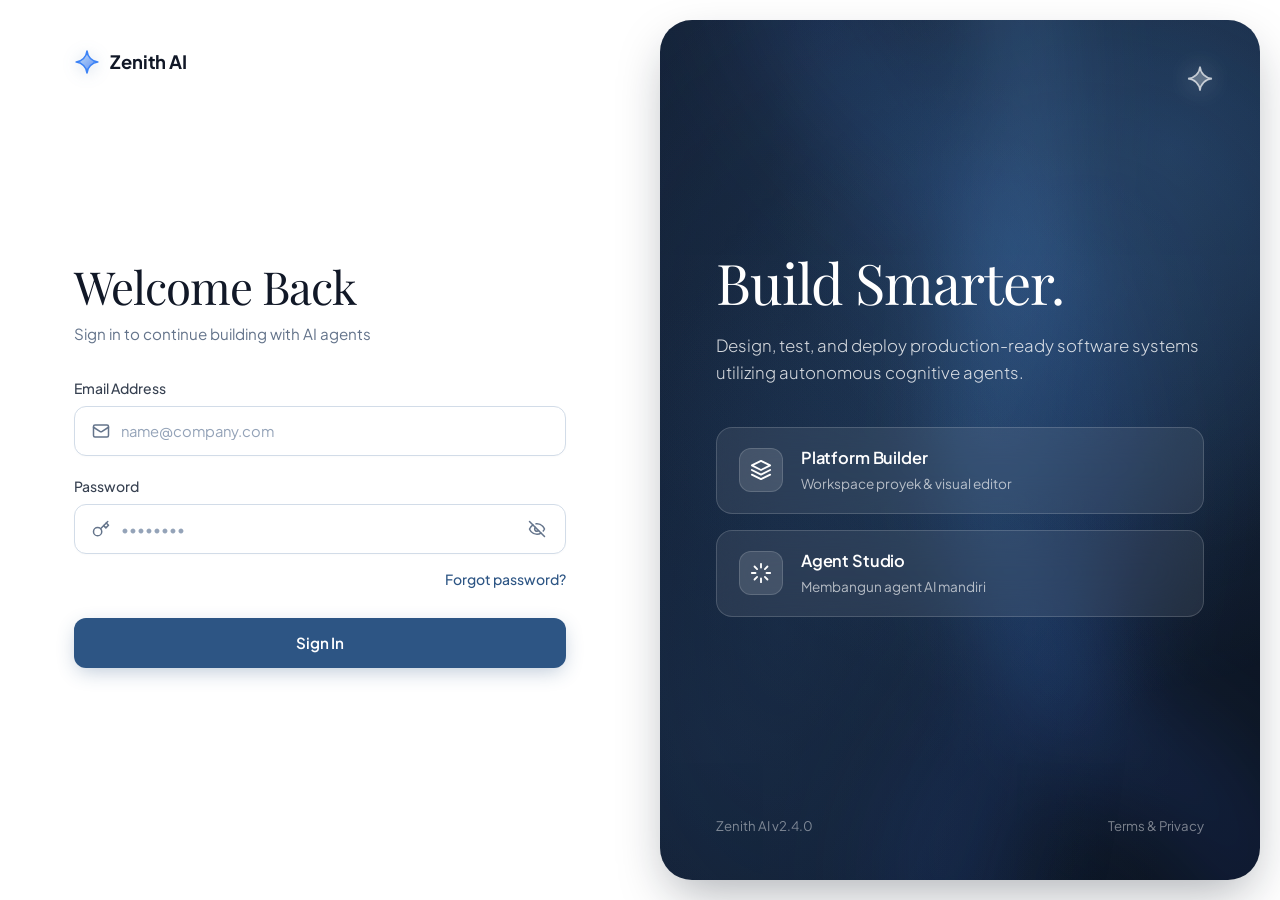
<file: index.html>
<!DOCTYPE html>
<html lang="en">
<head>
  <meta charset="UTF-8" />
  <meta http-equiv="refresh" content="0; url=login.html" />
  <title>Redirecting to Zenith AI...</title>
  <script>
    window.location.href = "login.html";
  </script>
</head>
<body>
  <p>Redirecting to <a href="login.html">Zenith AI Login</a>...</p>

<!-- Feedback Modal -->
<div id="feedbackModal" class="feedback-modal-overlay">
  <div class="feedback-modal">
    <div class="feedback-modal-header">
      <h2>Report a bug or suggest an improvement</h2>
      <button class="feedback-close-btn" id="feedbackCloseBtn">&times;</button>
    </div>
    <p class="feedback-modal-desc">Goes straight to the people building this. Where you are, which version you are on and any errors are attached automatically — you do not need to describe them.</p>
    
    <div class="feedback-type-toggles">
      <button class="feedback-type-btn active" data-type="bug">Bug</button>
      <button class="feedback-type-btn" data-type="improvement">Improvement</button>
      <button class="feedback-type-btn" data-type="question">Question</button>
    </div>
    
    <div class="feedback-form-group">
      <label>Title</label>
      <input type="text" placeholder="What happened, in one line" class="feedback-input">
    </div>
    
    <div class="feedback-form-group">
      <label>Details</label>
      <textarea placeholder="What you expected, what happened instead. Paste a screenshot straight into this box." class="feedback-textarea"></textarea>
    </div>
    
    <div class="feedback-modal-footer">
      <div class="feedback-image-upload">
        <button class="feedback-add-img-btn">
          <svg width="16" height="16" viewBox="0 0 24 24" fill="none" stroke="currentColor" stroke-width="2" stroke-linecap="round" stroke-linejoin="round"><rect x="3" y="3" width="18" height="18" rx="2" ry="2"/><circle cx="8.5" cy="8.5" r="1.5"/><polyline points="21 15 16 10 5 21"/></svg>
          Add image
        </button>
        <span class="feedback-upload-hint">Paste, drag, or browse &middot; up to 4</span>
      </div>
      <button class="feedback-send-btn">Send report</button>
    </div>
  </div>
</div>

</body>
</html>
</file>
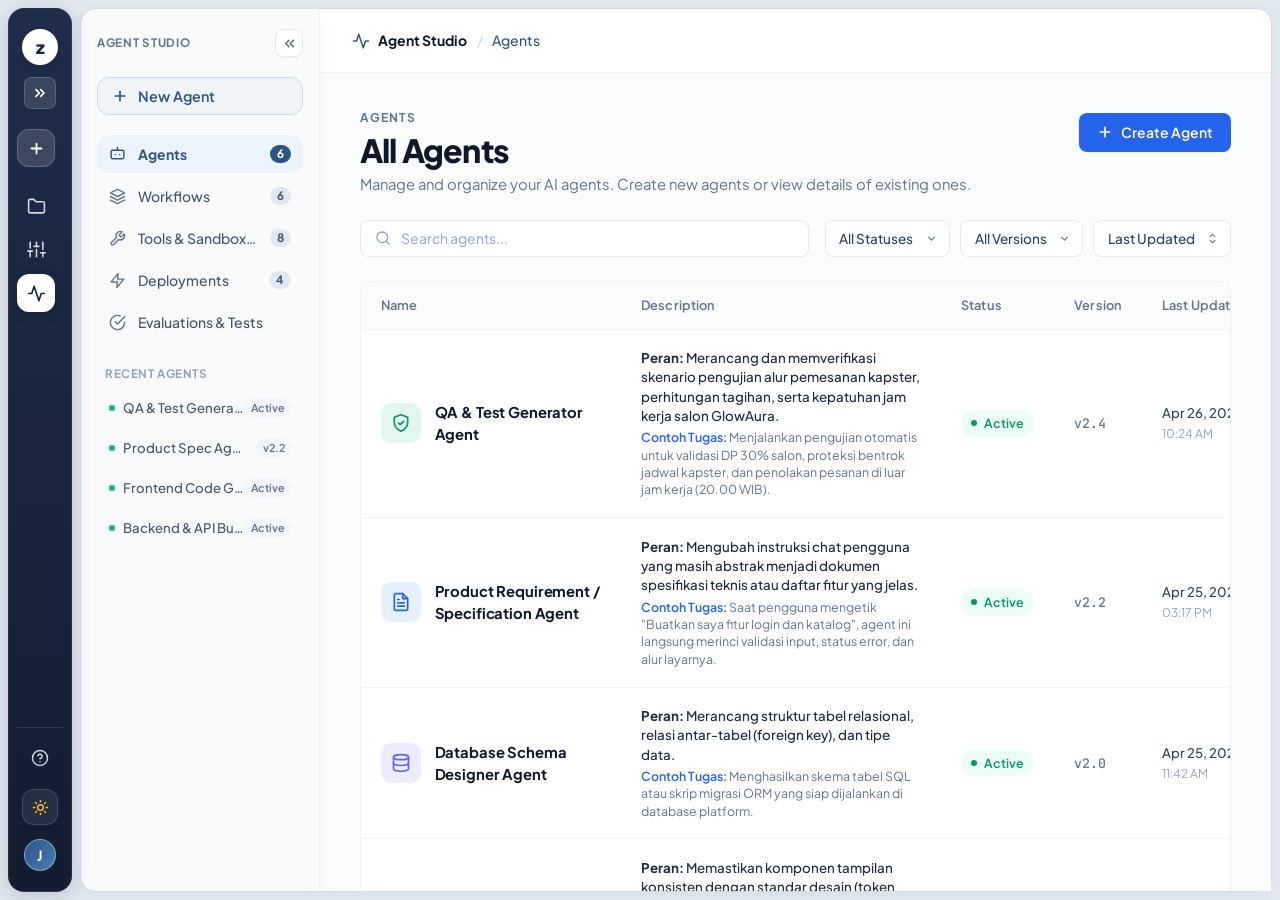
<file: agent-studio.html>
<!DOCTYPE html>
<html lang="en">

<head>
  <meta charset="UTF-8" />
  <meta name="viewport" content="width=device-width, initial-scale=1.0" />
  <title>Zenith AI — Agent Studio</title>
  <meta name="description"
    content="Zenith AI Agent Studio - Build, test, evaluate, and deploy autonomous AI agents and workflows." />

  <!-- CSS Stylesheets -->
  <link rel="stylesheet" href="css/tokens.css?v=3" />
  <link rel="stylesheet" href="css/base.css?v=3" />
  <link rel="stylesheet" href="css/sidebar.css?v=3" />
  <link rel="stylesheet" href="css/agent-studio.css?v=40" />
  <link rel="stylesheet" href="css/modal.css?v=3" />
  <link rel="stylesheet" href="css/ghostwriter-build.css?v=44" />

  <!-- Early Theme Mode Loader (Prevents White Flash) -->
  <script>
    (function () {
      try {
        var pref = localStorage.getItem('zenith_theme_preference') || 'system';
        var theme = pref;
        if (pref === 'system') {
          theme = window.matchMedia('(prefers-color-scheme: dark)').matches ? 'dark' : 'light';
        }
        document.documentElement.setAttribute('data-theme', theme);
        document.documentElement.setAttribute('data-theme-preference', pref);
      } catch (e) { }
    })();
  </script>
</head>

<body>
  <div class="studio-layout">
    <!-- ==========================================
         LEVEL 1: UNIFIED GLOBAL SIDEBAR (ROYAL BLUE)
         ========================================== -->
    <aside class="global-sidebar-root collapsed" id="globalSidebarRoot" aria-label="Global Navigation">
      <div class="global-sb-top">
        <!-- Brand Header & Top Collapse Toggle -->
        <div class="global-sb-header">
          <a href="dashboard.html" class="global-sb-brand" id="brandHeader" title="Zenith Home">
            <div class="global-sb-avatar">z</div>
            <span class="global-sb-title">Zenith</span>
          </a>

          <!-- Top Collapse Toggle Button -->
          <button type="button" class="global-sb-collapse-btn" id="btnToggleGlobalTop" title="Expand Global Sidebar">
            <svg xmlns="http://www.w3.org/2000/svg" width="16" height="16" viewBox="0 0 24 24" fill="none"
              stroke="currentColor" stroke-width="2.5" stroke-linecap="round" stroke-linejoin="round">
              <polyline points="13 17 18 12 13 7" />
              <polyline points="6 17 11 12 6 7" />
            </svg>
          </button>
        </div>

        <!-- + New Project Button -->
        <a href="new-project.html" class="global-sb-new-btn" id="btnNewProject" title="New project">
          <svg xmlns="http://www.w3.org/2000/svg" width="17" height="17" viewBox="0 0 24 24" fill="none"
            stroke="currentColor" stroke-width="2.5" stroke-linecap="round" stroke-linejoin="round">
            <line x1="12" y1="5" x2="12" y2="19" />
            <line x1="5" y1="12" x2="19" y2="12" />
          </svg>
          <span>New project</span>
        </a>

        <!-- Main Navigation Links -->
        <nav class="global-sb-nav" aria-label="Global menus">
          <!-- All Projects -->
          <a href="all-projects.html" class="global-sb-nav-item" id="navAllProjects" title="All projects">
            <svg xmlns="http://www.w3.org/2000/svg" width="19" height="19" viewBox="0 0 24 24" fill="none"
              stroke="currentColor" stroke-width="2" stroke-linecap="round" stroke-linejoin="round">
              <path
                d="M4 20h16a2 2 0 0 0 2-2V8a2 2 0 0 0-2-2h-7.93a2 2 0 0 1-1.66-.9l-.82-1.2A2 2 0 0 0 7.93 3H4a2 2 0 0 0-2 2v13c0 1.1.9 2 2 2Z" />
            </svg>
            <span>All projects</span>
          </a>

          <!-- Manage -->
          <a href="#manage" class="global-sb-nav-item" id="navManage" title="Manage">
            <svg xmlns="http://www.w3.org/2000/svg" width="19" height="19" viewBox="0 0 24 24" fill="none"
              stroke="currentColor" stroke-width="2" stroke-linecap="round" stroke-linejoin="round">
              <line x1="4" x2="4" y1="21" y2="14" />
              <line x1="4" x2="4" y1="10" y2="3" />
              <line x1="12" x2="12" y1="21" y2="12" />
              <line x1="12" x2="12" y1="8" y2="3" />
              <line x1="20" x2="20" y1="21" y2="16" />
              <line x1="20" x2="20" y1="12" y2="3" />
              <line x1="1" x2="7" y1="14" y2="14" />
              <line x1="9" x2="15" y1="8" y2="8" />
              <line x1="17" x2="23" y1="16" y2="16" />
            </svg>
            <span>Manage</span>
          </a>

          <!-- Agent Studio (Active) -->
          <a href="agent-studio.html" class="global-sb-nav-item active" id="navAgentStudio" title="Agent Studio">
            <svg xmlns="http://www.w3.org/2000/svg" width="19" height="19" viewBox="0 0 24 24" fill="none"
              stroke="currentColor" stroke-width="2" stroke-linecap="round" stroke-linejoin="round">
              <path d="M22 12h-4l-3 9L9 3l-3 9H2" />
            </svg>
            <span>Agent Studio</span>
          </a>
        </nav>

        <!-- Recent Projects Section -->
        <div class="global-sb-recent-section">
          <div class="global-sb-section-title">RECENT</div>
          <div class="global-sb-nav">
            <a href="workspace.html" class="global-sb-recent-item" id="recentItem1" title="E-commerce Redesign">
              <span class="global-sb-recent-name">E-commerce Redesign</span>
              <span class="global-sb-recent-badge sb-badge-project">Project</span>
            </a>
            <a href="workspace.html" class="global-sb-recent-item" id="recentItem2" title="Mobile App Prototype">
              <span class="global-sb-recent-name">Mobile App Prototy...</span>
              <span class="global-sb-recent-badge sb-badge-prototype">Prototype</span>
            </a>
          </div>
        </div>
      </div>

      <!-- Bottom Sidebar Items -->
      <div class="global-sb-bottom">
        <a href="#help" class="global-sb-feedback-link" id="feedbackLink" title="Feedback & help">
          <svg xmlns="http://www.w3.org/2000/svg" width="18" height="18" viewBox="0 0 24 24" fill="none"
            stroke="currentColor" stroke-width="2" stroke-linecap="round" stroke-linejoin="round">
            <circle cx="12" cy="12" r="10" />
            <path d="M9.09 9a3 3 0 0 1 5.83 1c0 2-3 3-3 3" />
            <path d="M12 17h.01" />
          </svg>
          <span>Feedback &amp; help</span>
        </a>

        <!-- Direct 1-Click Global Theme Toggle Switch -->
        <button type="button" class="global-sb-theme-btn" id="btnGlobalThemeToggle"
          title="Beralih ke Mode Gelap / Terang" aria-label="Toggle Dark / Light Mode">
          <span class="theme-btn-icon" id="themeActiveIcon">
            <svg xmlns="http://www.w3.org/2000/svg" width="17" height="17" viewBox="0 0 24 24" fill="none"
              stroke="currentColor" stroke-width="2" stroke-linecap="round" stroke-linejoin="round">
              <circle cx="12" cy="12" r="4" />
              <path d="M12 2v2" />
              <path d="M12 20v2" />
              <path d="m4.93 4.93 1.41 1.41" />
              <path d="m17.66 17.66 1.41 1.41" />
              <path d="M2 12h2" />
              <path d="M20 12h2" />
              <path d="m6.34 17.66-1.41 1.41" />
              <path d="m19.07 4.93-1.41 1.41" />
            </svg>
          </span>
          <span class="theme-btn-label" id="themeActiveLabel">Mode Terang</span>
          <span class="theme-switch-pill" id="themeSwitchPill">
            <span class="theme-switch-thumb"></span>
          </span>
        </button>

        <div class="global-sb-profile-row">
          <a href="login.html" class="global-sb-profile-info" title="User Profile: Josua">
            <div class="global-sb-user-avatar">J</div>
            <span class="global-sb-user-name">Josua</span>
          </a>
          <a href="login.html" class="global-sb-logout-btn" id="logoutBtn" aria-label="Log out" title="Log out">
            <svg xmlns="http://www.w3.org/2000/svg" width="15" height="15" viewBox="0 0 24 24" fill="none"
              stroke="currentColor" stroke-width="2.5" stroke-linecap="round" stroke-linejoin="round">
              <path d="M9 21H5a2 2 0 0 1-2-2V5a2 2 0 0 1 2-2h4" />
              <polyline points="16 17 21 12 16 7" />
              <line x1="21" y1="12" x2="9" y2="12" />
            </svg>
          </a>
        </div>
      </div>
    </aside>

    <!-- ==========================================
         LEVEL 2: SECONDARY SIDEBAR (AGENT STUDIO NAV)
         ========================================== -->
    <div class="secondary-sidebar-wrapper">
      <aside class="secondary-sidebar" id="secondarySidebar" aria-label="Agent Studio Navigation">
        <!-- Secondary Header with Top-Right Collapse Button -->
        <div class="sec-sidebar-header">
          <span class="sec-sidebar-header-title">AGENT STUDIO</span>
          <button type="button" class="sec-sidebar-collapse-btn" id="btnToggleSecSidebar"
            title="Collapse Secondary Sidebar">
            <svg xmlns="http://www.w3.org/2000/svg" width="15" height="15" viewBox="0 0 24 24" fill="none"
              stroke="currentColor" stroke-width="2.5" stroke-linecap="round" stroke-linejoin="round">
              <polyline points="11 17 6 12 11 7" />
              <polyline points="18 17 13 12 18 7" />
            </svg>
          </button>
        </div>

        <!-- + New Agent Button -->
        <button type="button" class="btn-new-chat" id="btnNewAgentSidebar" title="Create New Agent">
          <svg xmlns="http://www.w3.org/2000/svg" width="16" height="16" viewBox="0 0 24 24" fill="none"
            stroke="currentColor" stroke-width="2.5" stroke-linecap="round" stroke-linejoin="round">
            <line x1="12" y1="5" x2="12" y2="19" />
            <line x1="5" y1="12" x2="19" y2="12" />
          </svg>
          <span>New Agent</span>
        </button>

        <!-- Secondary Sub-Menu Items -->
        <nav class="secondary-nav-list" aria-label="Agent Studio Menu">
          <!-- 1. Agents -->
          <a href="#agents" class="studio-sec-nav-item sec-nav-item active" id="secNavAgents" data-view="agents">
            <svg xmlns="http://www.w3.org/2000/svg" width="17" height="17" viewBox="0 0 24 24" fill="none"
              stroke="currentColor" stroke-width="2" stroke-linecap="round" stroke-linejoin="round">
              <rect width="18" height="12" x="3" y="6" rx="2" />
              <line x1="9" x2="9" y1="12" y2="12" />
              <line x1="15" x2="15" y1="12" y2="12" />
              <path d="M12 2v4" />
            </svg>
            <span>Agents</span>
            <span class="sec-nav-badge">6</span>
          </a>

          <!-- 2. Workflows -->
          <a href="#workflows" class="studio-sec-nav-item sec-nav-item" id="secNavWorkflows" data-view="workflows">
            <svg xmlns="http://www.w3.org/2000/svg" width="17" height="17" viewBox="0 0 24 24" fill="none"
              stroke="currentColor" stroke-width="2" stroke-linecap="round" stroke-linejoin="round">
              <polygon points="12 2 2 7 12 12 22 7 12 2" />
              <polyline points="2 17 12 22 22 17" />
              <polyline points="2 12 12 17 22 12" />
            </svg>
            <span>Workflows</span>
            <span class="sec-nav-badge" id="secNavWorkflowsBadge">6</span>
          </a>

          <!-- 3. Tools & Sandboxes -->
          <a href="#tools" class="studio-sec-nav-item sec-nav-item" id="secNavTools" data-view="tools">
            <svg xmlns="http://www.w3.org/2000/svg" width="17" height="17" viewBox="0 0 24 24" fill="none"
              stroke="currentColor" stroke-width="2" stroke-linecap="round" stroke-linejoin="round">
              <path
                d="M14.7 6.3a1 1 0 0 0 0 1.4l1.6 1.6a1 1 0 0 0 1.4 0l3.77-3.77a6 6 0 0 1-7.94 7.94l-6.91 6.91a2.12 2.12 0 0 1-3-3l6.91-6.91a6 6 0 0 1 7.94-7.94l-3.76 3.76z" />
            </svg>
            <span>Tools &amp; Sandboxes</span>
            <span class="sec-nav-badge">8</span>
          </a>

          <!-- 4. Deployments -->
          <a href="#deployments" class="studio-sec-nav-item sec-nav-item" id="secNavDeployments"
            data-view="deployments">
            <svg xmlns="http://www.w3.org/2000/svg" width="17" height="17" viewBox="0 0 24 24" fill="none"
              stroke="currentColor" stroke-width="2" stroke-linecap="round" stroke-linejoin="round">
              <polygon points="13 2 3 14 12 14 11 22 21 10 12 10 13 2" />
            </svg>
            <span>Deployments</span>
            <span class="sec-nav-badge" id="secNavDeploymentsBadge">4</span>
          </a>

          <!-- 5. Evaluations -->
          <a href="#evals" class="studio-sec-nav-item sec-nav-item" id="secNavEvals" data-view="evals">
            <svg xmlns="http://www.w3.org/2000/svg" width="17" height="17" viewBox="0 0 24 24" fill="none"
              stroke="currentColor" stroke-width="2" stroke-linecap="round" stroke-linejoin="round">
              <path d="M22 11.08V12a10 10 0 1 1-5.93-9.14" />
              <polyline points="22 4 12 14.01 9 11.01" />
            </svg>
            <span>Evaluations &amp; Tests</span>
          </a>
        </nav>

        <!-- Recent Agents Section -->
        <div class="sec-section-title" style="margin-top: 1.5rem;">RECENT AGENTS</div>
        <div class="secondary-nav-list">
          <a href="#agents" class="sec-agent-recent-item" data-agent="QA & Test Generator Agent">
            <div class="sec-agent-recent-left">
              <span class="sec-agent-dot active"></span>
              <span class="sec-agent-name">QA &amp; Test Generator</span>
            </div>
            <span class="sec-agent-badge">Active</span>
          </a>
          <a href="#agents" class="sec-agent-recent-item" data-agent="Product Requirement / Specification Agent">
            <div class="sec-agent-recent-left">
              <span class="sec-agent-dot active"></span>
              <span class="sec-agent-name">Product Spec Agent</span>
            </div>
            <span class="sec-agent-badge">v2.2</span>
          </a>
          <a href="#agents" class="sec-agent-recent-item" data-agent="Frontend Code Generator Agent">
            <div class="sec-agent-recent-left">
              <span class="sec-agent-dot active"></span>
              <span class="sec-agent-name">Frontend Code Gen</span>
            </div>
            <span class="sec-agent-badge">Active</span>
          </a>
          <a href="#agents" class="sec-agent-recent-item" data-agent="Backend & API Builder Agent">
            <div class="sec-agent-recent-left">
              <span class="sec-agent-dot active"></span>
              <span class="sec-agent-name">Backend &amp; API Builder</span>
            </div>
            <span class="sec-agent-badge">Active</span>
          </a>
        </div>
      </aside>

      <!-- Re-open expand tab when secondary sidebar is collapsed -->
      <button type="button" class="sec-sidebar-reopen-tab" id="secSidebarReopenTab" title="Open Agent Studio Sidebar">
        <svg xmlns="http://www.w3.org/2000/svg" width="16" height="16" viewBox="0 0 24 24" fill="none"
          stroke="currentColor" stroke-width="2.5" stroke-linecap="round" stroke-linejoin="round">
          <polyline points="13 17 18 12 13 7" />
          <polyline points="6 17 11 12 6 7" />
        </svg>
      </button>
    </div>

    <!-- ==========================================
         MAIN AGENT STUDIO VIEWPORT
         ========================================== -->
    <main class="studio-viewport">
      <!-- Top Navbar -->
      <header class="studio-top-navbar">
        <div class="studio-breadcrumbs">
          <span class="studio-crumb-main">
            <svg xmlns="http://www.w3.org/2000/svg" width="18" height="18" viewBox="0 0 24 24" fill="none"
              stroke="#2d5584" stroke-width="2" stroke-linecap="round" stroke-linejoin="round">
              <path d="M22 12h-4l-3 9L9 3l-3 9H2" />
            </svg>
            Agent Studio
          </span>
          <span class="studio-crumb-separator">/</span>
          <span class="studio-crumb-sub" id="studioCrumbSub">Agents</span>
        </div>

        <div class="studio-header-actions">
          <div class="studio-search-bar">
            <svg xmlns="http://www.w3.org/2000/svg" width="15" height="15" viewBox="0 0 24 24" fill="none"
              stroke="currentColor" stroke-width="2" stroke-linecap="round" stroke-linejoin="round">
              <circle cx="11" cy="11" r="8" />
              <line x1="21" y1="21" x2="16.65" y2="16.65" />
            </svg>
            <input type="text" id="studioAgentSearch" placeholder="Search agents, tools, models..." />
          </div>

          <button type="button" class="btn-studio-cta" id="btnNewAgentTop">
            <svg xmlns="http://www.w3.org/2000/svg" width="16" height="16" viewBox="0 0 24 24" fill="none"
              stroke="currentColor" stroke-width="2.5" stroke-linecap="round" stroke-linejoin="round">
              <line x1="12" y1="5" x2="12" y2="19" />
              <line x1="5" y1="12" x2="19" y2="12" />
            </svg>
            <span>New agent</span>
          </button>
        </div>
      </header>

      <!-- Multi-view Panes Container -->
      <div class="studio-views-container">
        <!-- ========================================
             PANE 1: AGENTS LIST & CARDS
             ======================================== -->
        <!-- ========================================
             PANE 1: ALL AGENTS LIST TABLE (REDESIGNED)
             ======================================== -->
        <section class="studio-pane-section active" id="pane-agents">
          <!-- Page Header matching screenshot -->
          <div class="agents-page-header">
            <div class="agents-header-text">
              <span class="agents-overline">AGENTS</span>
              <h1 class="agents-main-title">All Agents</h1>
              <p class="agents-main-desc">Manage and organize your AI agents. Create new agents or view details of
                existing ones.</p>
            </div>
            <button type="button" class="btn-create-agent-blue" id="btnCreateAgentPage">
              <svg xmlns="http://www.w3.org/2000/svg" width="16" height="16" viewBox="0 0 24 24" fill="none"
                stroke="currentColor" stroke-width="2.5" stroke-linecap="round" stroke-linejoin="round">
                <line x1="12" y1="5" x2="12" y2="19"></line>
                <line x1="5" y1="12" x2="19" y2="12"></line>
              </svg>
              <span>Create Agent</span>
            </button>
          </div>

          <!-- Filter & Search Toolbar matching screenshot -->
          <div class="agents-filter-toolbar">
            <div class="agents-search-box">
              <svg xmlns="http://www.w3.org/2000/svg" width="16" height="16" viewBox="0 0 24 24" fill="none"
                stroke="currentColor" stroke-width="2" stroke-linecap="round" stroke-linejoin="round">
                <circle cx="11" cy="11" r="8"></circle>
                <line x1="21" y1="21" x2="16.65" y2="16.65"></line>
              </svg>
              <input type="text" id="inputFilterAgents" placeholder="Search agents..." autocomplete="off" />
            </div>

            <div class="agents-dropdown-filters">
              <div class="filter-dropdown-wrapper">
                <select class="agents-select-filter" id="selectStatusFilter" aria-label="Filter by Status">
                  <option value="all">All Statuses</option>
                  <option value="active">Active</option>
                  <option value="draft">Draft</option>
                </select>
                <svg class="dropdown-chevron" xmlns="http://www.w3.org/2000/svg" width="13" height="13"
                  viewBox="0 0 24 24" fill="none" stroke="currentColor" stroke-width="2">
                  <path d="m6 9 6 6 6-6" />
                </svg>
              </div>

              <div class="filter-dropdown-wrapper">
                <select class="agents-select-filter" id="selectVersionFilter" aria-label="Filter by Version">
                  <option value="all">All Versions</option>
                  <option value="v2.4">v2.4</option>
                  <option value="v2.1">v2.1</option>
                  <option value="v1.8">v1.8</option>
                  <option value="v1.5">v1.5</option>
                  <option value="v1.2">v1.2</option>
                  <option value="v0.9">v0.9</option>
                </select>
                <svg class="dropdown-chevron" xmlns="http://www.w3.org/2000/svg" width="13" height="13"
                  viewBox="0 0 24 24" fill="none" stroke="currentColor" stroke-width="2">
                  <path d="m6 9 6 6 6-6" />
                </svg>
              </div>

              <div class="filter-dropdown-wrapper">
                <select class="agents-select-filter" id="selectSortOrder" aria-label="Sort by">
                  <option value="updated">Last Updated</option>
                  <option value="name">Name (A-Z)</option>
                  <option value="version">Version</option>
                </select>
                <svg class="dropdown-sort-icon" xmlns="http://www.w3.org/2000/svg" width="13" height="13"
                  viewBox="0 0 24 24" fill="none" stroke="currentColor" stroke-width="2">
                  <path d="m7 15 5 5 5-5" />
                  <path d="m7 9 5-5 5 5" />
                </svg>
              </div>
            </div>
          </div>

          <!-- All Agents Table Card matching screenshot -->
          <div class="agents-table-card">
            <table class="agents-data-table">
              <thead>
                <tr>
                  <th class="col-name">Name</th>
                  <th class="col-desc">Description</th>
                  <th class="col-status">Status</th>
                  <th class="col-version">Version</th>
                  <th class="col-updated">Last Updated</th>
                  <th class="col-deploy">Deployment</th>
                </tr>
              </thead>
              <tbody id="agentsTableBody">
                <!-- Agent Row 1: QA & Test Generator Agent (First in List) -->
                <tr class="agent-table-row" data-agent="QA & Test Generator Agent" data-status="active"
                  data-version="v2.4">
                  <td class="cell-name">
                    <div class="agent-name-cell">
                      <div class="agent-avatar-badge"
                        style="background-color: rgba(16, 185, 129, 0.12); color: #059669;">
                        <svg xmlns="http://www.w3.org/2000/svg" width="20" height="20" viewBox="0 0 24 24" fill="none"
                          stroke="currentColor" stroke-width="2" stroke-linecap="round" stroke-linejoin="round">
                          <path d="M12 22s8-4 8-10V5l-8-3-8 3v7c0 6 8 10 8 10" />
                          <path d="m9 12 2 2 4-4" />
                        </svg>
                      </div>
                      <span class="agent-table-name">QA &amp; Test Generator Agent</span>
                    </div>
                  </td>
                  <td class="cell-desc">
                    <div class="agent-table-desc">
                      <span class="agent-desc-role"><strong>Peran:</strong> Merancang dan memverifikasi skenario
                        pengujian alur pemesanan kapster, perhitungan tagihan, serta kepatuhan jam kerja salon
                        GlowAura.</span>
                      <span class="agent-desc-example"><strong>Contoh Tugas:</strong> Menjalankan pengujian otomatis
                        untuk validasi DP 30% salon, proteksi bentrok jadwal kapster, dan penolakan pesanan di luar jam
                        kerja (20.00 WIB).</span>
                    </div>
                  </td>
                  <td class="cell-status">
                    <span class="agent-status-pill active">
                      <span class="status-dot"></span>
                      Active
                    </span>
                  </td>
                  <td class="cell-version">
                    <span class="agent-version-text">v2.4</span>
                  </td>
                  <td class="cell-updated">
                    <div class="updated-time-group">
                      <span class="date-text">Apr 26, 2026</span>
                      <span class="time-text">10:24 AM</span>
                    </div>
                  </td>
                  <td class="cell-deploy">
                    <span class="deploy-pill prod">
                      <svg xmlns="http://www.w3.org/2000/svg" width="13" height="13" viewBox="0 0 24 24" fill="none"
                        stroke="currentColor" stroke-width="2">
                        <path d="M17.5 19H9a7 7 0 1 1 6.71-9h1.79a4.5 4.5 0 1 1 0 9Z" />
                      </svg>
                      Production
                    </span>
                  </td>
                </tr>

                <!-- Agent Row 2: Product Requirement / Specification Agent -->
                <tr class="agent-table-row" data-agent="Product Requirement / Specification Agent" data-status="active"
                  data-version="v2.2">
                  <td class="cell-name">
                    <div class="agent-name-cell">
                      <div class="agent-avatar-badge"
                        style="background-color: rgba(59, 130, 246, 0.12); color: #2563eb;">
                        <svg xmlns="http://www.w3.org/2000/svg" width="20" height="20" viewBox="0 0 24 24" fill="none"
                          stroke="currentColor" stroke-width="2" stroke-linecap="round" stroke-linejoin="round">
                          <path d="M14 2H6a2 2 0 0 0-2 2v16a2 2 0 0 0 2 2h12a2 2 0 0 0 2-2V8z" />
                          <polyline points="14 2 14 8 20 8" />
                          <line x1="16" y1="13" x2="8" y2="13" />
                          <line x1="16" y1="17" x2="8" y2="17" />
                          <polyline points="10 9 9 9 8 9" />
                        </svg>
                      </div>
                      <span class="agent-table-name">Product Requirement / Specification Agent</span>
                    </div>
                  </td>
                  <td class="cell-desc">
                    <div class="agent-table-desc">
                      <span class="agent-desc-role"><strong>Peran:</strong> Mengubah instruksi chat pengguna yang masih
                        abstrak menjadi dokumen spesifikasi teknis atau daftar fitur yang jelas.</span>
                      <span class="agent-desc-example"><strong>Contoh Tugas:</strong> Saat pengguna mengetik
                        &quot;Buatkan saya fitur login dan katalog&quot;, agent ini langsung merinci validasi input,
                        status error, dan alur layarnya.</span>
                    </div>
                  </td>
                  <td class="cell-status">
                    <span class="agent-status-pill active">
                      <span class="status-dot"></span>
                      Active
                    </span>
                  </td>
                  <td class="cell-version">
                    <span class="agent-version-text">v2.2</span>
                  </td>
                  <td class="cell-updated">
                    <div class="updated-time-group">
                      <span class="date-text">Apr 25, 2026</span>
                      <span class="time-text">03:17 PM</span>
                    </div>
                  </td>
                  <td class="cell-deploy">
                    <span class="deploy-pill prod">
                      <svg xmlns="http://www.w3.org/2000/svg" width="13" height="13" viewBox="0 0 24 24" fill="none"
                        stroke="currentColor" stroke-width="2">
                        <path d="M17.5 19H9a7 7 0 1 1 6.71-9h1.79a4.5 4.5 0 1 1 0 9Z" />
                      </svg>
                      Production
                    </span>
                  </td>
                </tr>

                <!-- Agent Row 3: Database Schema Designer Agent -->
                <tr class="agent-table-row" data-agent="Database Schema Designer Agent" data-status="active"
                  data-version="v2.0">
                  <td class="cell-name">
                    <div class="agent-name-cell">
                      <div class="agent-avatar-badge"
                        style="background-color: rgba(99, 102, 241, 0.12); color: #6366f1;">
                        <svg xmlns="http://www.w3.org/2000/svg" width="20" height="20" viewBox="0 0 24 24" fill="none"
                          stroke="currentColor" stroke-width="2" stroke-linecap="round" stroke-linejoin="round">
                          <ellipse cx="12" cy="5" rx="9" ry="3" />
                          <path d="M21 12c0 1.66-4 3-9 3s-9-1.34-9-3" />
                          <path d="M3 5v14c0 1.66 4 3 9 3s9-1.34 9-3V5" />
                        </svg>
                      </div>
                      <span class="agent-table-name">Database Schema Designer Agent</span>
                    </div>
                  </td>
                  <td class="cell-desc">
                    <div class="agent-table-desc">
                      <span class="agent-desc-role"><strong>Peran:</strong> Merancang struktur tabel relasional, relasi
                        antar-tabel (foreign key), dan tipe data.</span>
                      <span class="agent-desc-example"><strong>Contoh Tugas:</strong> Menghasilkan skema tabel SQL atau
                        skrip migrasi ORM yang siap dijalankan di database platform.</span>
                    </div>
                  </td>
                  <td class="cell-status">
                    <span class="agent-status-pill active">
                      <span class="status-dot"></span>
                      Active
                    </span>
                  </td>
                  <td class="cell-version">
                    <span class="agent-version-text">v2.0</span>
                  </td>
                  <td class="cell-updated">
                    <div class="updated-time-group">
                      <span class="date-text">Apr 25, 2026</span>
                      <span class="time-text">11:42 AM</span>
                    </div>
                  </td>
                  <td class="cell-deploy">
                    <span class="deploy-pill staging">
                      <svg xmlns="http://www.w3.org/2000/svg" width="13" height="13" viewBox="0 0 24 24" fill="none"
                        stroke="currentColor" stroke-width="2">
                        <path d="M17.5 19H9a7 7 0 1 1 6.71-9h1.79a4.5 4.5 0 1 1 0 9Z" />
                      </svg>
                      Staging
                    </span>
                  </td>
                </tr>

                <!-- Agent Row 4: UI/UX & Design System Enforcer Agent -->
                <tr class="agent-table-row" data-agent="UI/UX & Design System Enforcer Agent" data-status="active"
                  data-version="v1.8">
                  <td class="cell-name">
                    <div class="agent-name-cell">
                      <div class="agent-avatar-badge"
                        style="background-color: rgba(249, 115, 22, 0.12); color: #ea580c;">
                        <svg xmlns="http://www.w3.org/2000/svg" width="20" height="20" viewBox="0 0 24 24" fill="none"
                          stroke="currentColor" stroke-width="2" stroke-linecap="round" stroke-linejoin="round">
                          <circle cx="12" cy="12" r="10" />
                          <line x1="2" y1="12" x2="22" y2="12" />
                          <path
                            d="M12 2a15.3 15.3 0 0 1 4 10 15.3 15.3 0 0 1-4 10 15.3 15.3 0 0 1-4-10 15.3 15.3 0 0 1 4-10z" />
                        </svg>
                      </div>
                      <span class="agent-table-name">UI/UX &amp; Design System Enforcer Agent</span>
                    </div>
                  </td>
                  <td class="cell-desc">
                    <div class="agent-table-desc">
                      <span class="agent-desc-role"><strong>Peran:</strong> Memastikan komponen tampilan konsisten
                        dengan standar desain (token warna, padding, radius, dan tipografi).</span>
                      <span class="agent-desc-example"><strong>Contoh Tugas:</strong> Menolak atau memperbaiki kode
                        antarmuka yang menggunakan warna sembarangan di luar palet yang sudah disepakati.</span>
                    </div>
                  </td>
                  <td class="cell-status">
                    <span class="agent-status-pill active">
                      <span class="status-dot"></span>
                      Active
                    </span>
                  </td>
                  <td class="cell-version">
                    <span class="agent-version-text">v1.8</span>
                  </td>
                  <td class="cell-updated">
                    <div class="updated-time-group">
                      <span class="date-text">Apr 24, 2026</span>
                      <span class="time-text">04:12 PM</span>
                    </div>
                  </td>
                  <td class="cell-deploy">
                    <span class="deploy-pill staging">
                      <svg xmlns="http://www.w3.org/2000/svg" width="13" height="13" viewBox="0 0 24 24" fill="none"
                        stroke="currentColor" stroke-width="2">
                        <path d="M17.5 19H9a7 7 0 1 1 6.71-9h1.79a4.5 4.5 0 1 1 0 9Z" />
                      </svg>
                      Staging
                    </span>
                  </td>
                </tr>

                <!-- Agent Row 5: Frontend Code Generator Agent -->
                <tr class="agent-table-row" data-agent="Frontend Code Generator Agent" data-status="active"
                  data-version="v1.7">
                  <td class="cell-name">
                    <div class="agent-name-cell">
                      <div class="agent-avatar-badge"
                        style="background-color: rgba(6, 182, 212, 0.12); color: #0891b2;">
                        <svg xmlns="http://www.w3.org/2000/svg" width="20" height="20" viewBox="0 0 24 24" fill="none"
                          stroke="currentColor" stroke-width="2" stroke-linecap="round" stroke-linejoin="round">
                          <polyline points="16 18 22 12 16 6" />
                          <polyline points="8 6 2 12 8 18" />
                        </svg>
                      </div>
                      <span class="agent-table-name">Frontend Code Generator Agent</span>
                    </div>
                  </td>
                  <td class="cell-desc">
                    <div class="agent-table-desc">
                      <span class="agent-desc-role"><strong>Peran:</strong> Menulis kode tampilan antarmuka (misalnya
                        React/TypeScript dan Tailwind) berdasarkan struktur halaman yang diminta.</span>
                      <span class="agent-desc-example"><strong>Contoh Tugas:</strong> Membuat komponen kartu, form
                        isian, modal checkout, atau tabel data yang responsif.</span>
                    </div>
                  </td>
                  <td class="cell-status">
                    <span class="agent-status-pill active">
                      <span class="status-dot"></span>
                      Active
                    </span>
                  </td>
                  <td class="cell-version">
                    <span class="agent-version-text">v1.7</span>
                  </td>
                  <td class="cell-updated">
                    <div class="updated-time-group">
                      <span class="date-text">Apr 24, 2026</span>
                      <span class="time-text">01:25 PM</span>
                    </div>
                  </td>
                  <td class="cell-deploy">
                    <span class="deploy-pill prod">
                      <svg xmlns="http://www.w3.org/2000/svg" width="13" height="13" viewBox="0 0 24 24" fill="none"
                        stroke="currentColor" stroke-width="2">
                        <path d="M17.5 19H9a7 7 0 1 1 6.71-9h1.79a4.5 4.5 0 1 1 0 9Z" />
                      </svg>
                      Production
                    </span>
                  </td>
                </tr>

                <!-- Agent Row 6: Backend & API Builder Agent -->
                <tr class="agent-table-row" data-agent="Backend & API Builder Agent" data-status="active"
                  data-version="v1.5">
                  <td class="cell-name">
                    <div class="agent-name-cell">
                      <div class="agent-avatar-badge"
                        style="background-color: rgba(168, 85, 247, 0.12); color: #9333ea;">
                        <svg xmlns="http://www.w3.org/2000/svg" width="20" height="20" viewBox="0 0 24 24" fill="none"
                          stroke="currentColor" stroke-width="2" stroke-linecap="round" stroke-linejoin="round">
                          <rect x="2" y="2" width="20" height="8" rx="2" ry="2" />
                          <rect x="2" y="14" width="20" height="8" rx="2" ry="2" />
                          <line x1="6" y1="6" x2="6.01" y2="6" />
                          <line x1="6" y1="18" x2="6.01" y2="18" />
                        </svg>
                      </div>
                      <span class="agent-table-name">Backend &amp; API Builder Agent</span>
                    </div>
                  </td>
                  <td class="cell-desc">
                    <div class="agent-table-desc">
                      <span class="agent-desc-role"><strong>Peran:</strong> Membuat rute endpoint server, logika bisnis,
                        dan validasi data.</span>
                      <span class="agent-desc-example"><strong>Contoh Tugas:</strong> Menulis handler API untuk operasi
                        CRUD, koneksi database, dan autentikasi sesi pengguna.</span>
                    </div>
                  </td>
                  <td class="cell-status">
                    <span class="agent-status-pill active">
                      <span class="status-dot"></span>
                      Active
                    </span>
                  </td>
                  <td class="cell-version">
                    <span class="agent-version-text">v1.5</span>
                  </td>
                  <td class="cell-updated">
                    <div class="updated-time-group">
                      <span class="date-text">Apr 23, 2026</span>
                      <span class="time-text">09:36 AM</span>
                    </div>
                  </td>
                  <td class="cell-deploy">
                    <span class="deploy-pill staging">
                      <svg xmlns="http://www.w3.org/2000/svg" width="13" height="13" viewBox="0 0 24 24" fill="none"
                        stroke="currentColor" stroke-width="2">
                        <path d="M17.5 19H9a7 7 0 1 1 6.71-9h1.79a4.5 4.5 0 1 1 0 9Z" />
                      </svg>
                      Staging
                    </span>
                  </td>
                </tr>

                <!-- Agent Row 7: Tool & Integration Specialist Agent -->
                <tr class="agent-table-row" data-agent="Tool & Integration Specialist Agent" data-status="draft"
                  data-version="v0.9">
                  <td class="cell-name">
                    <div class="agent-name-cell">
                      <div class="agent-avatar-badge"
                        style="background-color: rgba(245, 158, 11, 0.12); color: #d97706;">
                        <svg xmlns="http://www.w3.org/2000/svg" width="20" height="20" viewBox="0 0 24 24" fill="none"
                          stroke="currentColor" stroke-width="2" stroke-linecap="round" stroke-linejoin="round">
                          <circle cx="12" cy="12" r="3" />
                          <path
                            d="M19.4 15a1.65 1.65 0 0 0 .33 1.82l.06.06a2 2 0 0 1 0 2.83 2 2 0 0 1-2.83 0l-.06-.06a1.65 1.65 0 0 0-1.82-.33 1.65 1.65 0 0 0-1 1.51V21a2 2 0 0 1-2 2 2 2 0 0 1-2-2v-.09A1.65 1.65 0 0 0 9 19.4a1.65 1.65 0 0 0-1.82.33l-.06.06a2 2 0 0 1-2.83 0 2 2 0 0 1 0-2.83l.06-.06a1.65 1.65 0 0 0 .33-1.82 1.65 1.65 0 0 0-1.51-1H3a2 2 0 0 1-2-2 2 2 0 0 1 2-2h.09A1.65 1.65 0 0 0 4.6 9a1.65 1.65 0 0 0-.33-1.82l-.06-.06a2 2 0 0 1 0-2.83 2 2 0 0 1 2.83 0l.06.06a1.65 1.65 0 0 0 1.82.33H9a1.65 1.65 0 0 0 1-1.51V3a2 2 0 0 1 2-2 2 2 0 0 1 2 2v.09a1.65 1.65 0 0 0 1 1.51 1.65 1.65 0 0 0 1.82-.33l.06-.06a2 2 0 0 1 2.83 0 2 2 0 0 1 0 2.83l-.06.06a1.65 1.65 0 0 0-.33 1.82V9a1.65 1.65 0 0 0 1.51 1H21a2 2 0 0 1 2 2 2 2 0 0 1-2 2h-.09a1.65 1.65 0 0 0-1.51 1z" />
                        </svg>
                      </div>
                      <span class="agent-table-name">Tool &amp; Integration Specialist Agent</span>
                    </div>
                  </td>
                  <td class="cell-desc">
                    <div class="agent-table-desc">
                      <span class="agent-desc-role"><strong>Peran:</strong> Mengonfigurasi integrasi layanan luar
                        melalui OpenAPI, MCP, atau Webhook.</span>
                      <span class="agent-desc-example"><strong>Contoh Tugas:</strong> Memasang koneksi ke payment
                        gateway, layanan SMS/WhatsApp, atau email pengingat.</span>
                    </div>
                  </td>
                  <td class="cell-status">
                    <span class="agent-status-pill draft">
                      <span class="status-dot"></span>
                      Draft
                    </span>
                  </td>
                  <td class="cell-version">
                    <span class="agent-version-text">v0.9</span>
                  </td>
                  <td class="cell-updated">
                    <div class="updated-time-group">
                      <span class="date-text">Apr 22, 2026</span>
                      <span class="time-text">02:40 PM</span>
                    </div>
                  </td>
                  <td class="cell-deploy">
                    <span class="deploy-pill not-deployed">
                      <svg xmlns="http://www.w3.org/2000/svg" width="13" height="13" viewBox="0 0 24 24" fill="none"
                        stroke="currentColor" stroke-width="2">
                        <circle cx="12" cy="12" r="9" />
                      </svg>
                      Not Deployed
                    </span>
                  </td>
                </tr>

                <!-- Agent Row 8: Code Reviewer & Refactor Agent -->
                <tr class="agent-table-row" data-agent="Code Reviewer & Refactor Agent" data-status="active"
                  data-version="v1.2">
                  <td class="cell-name">
                    <div class="agent-name-cell">
                      <div class="agent-avatar-badge"
                        style="background-color: rgba(244, 63, 94, 0.12); color: #e11d48;">
                        <svg xmlns="http://www.w3.org/2000/svg" width="20" height="20" viewBox="0 0 24 24" fill="none"
                          stroke="currentColor" stroke-width="2" stroke-linecap="round" stroke-linejoin="round">
                          <circle cx="11" cy="11" r="8" />
                          <line x1="21" y1="21" x2="16.65" y2="16.65" />
                          <path d="m8 11 2 2 4-4" />
                        </svg>
                      </div>
                      <span class="agent-table-name">Code Reviewer &amp; Refactor Agent</span>
                    </div>
                  </td>
                  <td class="cell-desc">
                    <div class="agent-table-desc">
                      <span class="agent-desc-role"><strong>Peran:</strong> Memeriksa baris kode yang dihasilkan sebelum
                        disimpan ke file project.</span>
                      <span class="agent-desc-example"><strong>Contoh Tugas:</strong> Mendeteksi code smell, fungsi yang
                        tidak efisien, penulisan tipe data TypeScript yang salah, atau variabel yang tidak
                        terpakai.</span>
                    </div>
                  </td>
                  <td class="cell-status">
                    <span class="agent-status-pill active">
                      <span class="status-dot"></span>
                      Active
                    </span>
                  </td>
                  <td class="cell-version">
                    <span class="agent-version-text">v1.2</span>
                  </td>
                  <td class="cell-updated">
                    <div class="updated-time-group">
                      <span class="date-text">Apr 21, 2026</span>
                      <span class="time-text">11:15 AM</span>
                    </div>
                  </td>
                  <td class="cell-deploy">
                    <span class="deploy-pill staging">
                      <svg xmlns="http://www.w3.org/2000/svg" width="13" height="13" viewBox="0 0 24 24" fill="none"
                        stroke="currentColor" stroke-width="2">
                        <path d="M17.5 19H9a7 7 0 1 1 6.71-9h1.79a4.5 4.5 0 1 1 0 9Z" />
                      </svg>
                      Staging
                    </span>
                  </td>
                </tr>

                <!-- Agent Row 9: Security & Vulnerability Auditor Agent -->
                <tr class="agent-table-row" data-agent="Security & Vulnerability Auditor Agent" data-status="active"
                  data-version="v1.0">
                  <td class="cell-name">
                    <div class="agent-name-cell">
                      <div class="agent-avatar-badge"
                        style="background-color: rgba(239, 68, 68, 0.12); color: #dc2626;">
                        <svg xmlns="http://www.w3.org/2000/svg" width="20" height="20" viewBox="0 0 24 24" fill="none"
                          stroke="currentColor" stroke-width="2" stroke-linecap="round" stroke-linejoin="round">
                          <path d="M12 22s8-4 8-10V5l-8-3-8 3v7c0 6 8 10 8 10" />
                          <line x1="12" y1="8" x2="12" y2="12" />
                          <line x1="12" y1="16" x2="12.01" y2="16" />
                        </svg>
                      </div>
                      <span class="agent-table-name">Security &amp; Vulnerability Auditor Agent</span>
                    </div>
                  </td>
                  <td class="cell-desc">
                    <div class="agent-table-desc">
                      <span class="agent-desc-role"><strong>Peran:</strong> Memeriksa potensi celah keamanan pada kode
                        dan rute API.</span>
                      <span class="agent-desc-example"><strong>Contoh Tugas:</strong> Memeriksa apakah ada celah SQL
                        Injection, kebocoran data pribadi (PII), atau rute API penting yang lupa diberi proteksi login
                        (authorization check).</span>
                    </div>
                  </td>
                  <td class="cell-status">
                    <span class="agent-status-pill active">
                      <span class="status-dot"></span>
                      Active
                    </span>
                  </td>
                  <td class="cell-version">
                    <span class="agent-version-text">v1.0</span>
                  </td>
                  <td class="cell-updated">
                    <div class="updated-time-group">
                      <span class="date-text">Apr 20, 2026</span>
                      <span class="time-text">04:30 PM</span>
                    </div>
                  </td>
                  <td class="cell-deploy">
                    <span class="deploy-pill prod">
                      <svg xmlns="http://www.w3.org/2000/svg" width="13" height="13" viewBox="0 0 24 24" fill="none"
                        stroke="currentColor" stroke-width="2">
                        <path d="M17.5 19H9a7 7 0 1 1 6.71-9h1.79a4.5 4.5 0 1 1 0 9Z" />
                      </svg>
                      Production
                    </span>
                  </td>
                </tr>
              </tbody>
            </table>
          </div>
        </section>

        <!-- ========================================
             PANE: TEST AGENT (Full-Page Live Runner)
             ======================================== -->
        <!-- ========================================
             PANE: TEST AGENT (Dual-Column Design & Run Test Studio)
             ======================================== -->
        <section class="studio-pane-section" id="pane-test-agent">
          <!-- Top bar matching screenshot -->
          <div class="agent-design-topbar">
            <div class="agent-design-topbar-left">
              <button type="button" class="btn-topbar-back-arrow" id="btnBackToAgents" title="Back to Agents">
                <svg xmlns="http://www.w3.org/2000/svg" width="18" height="18" viewBox="0 0 24 24" fill="none"
                  stroke="currentColor" stroke-width="2.5" stroke-linecap="round" stroke-linejoin="round">
                  <line x1="19" y1="12" x2="5" y2="12"></line>
                  <polyline points="12 19 5 12 12 5"></polyline>
                </svg>
              </button>
              <div class="agent-design-title-row">
                <h1 class="agent-design-title" id="testAgentName">AGENT TEST</h1>
                <span class="agent-design-badge draft" id="testAgentBadge">DRAFT</span>
              </div>
            </div>

            <div class="agent-design-topbar-right">
              <!-- <button type="button" class="btn-design-action-ghost" id="btnTopSimulation" title="Open Simulation Suite">
                <svg xmlns="http://www.w3.org/2000/svg" width="15" height="15" viewBox="0 0 24 24" fill="none"
                  stroke="currentColor" stroke-width="2" stroke-linecap="round" stroke-linejoin="round">
                  <polygon points="5 3 19 12 5 21 5 3"></polygon>
                </svg>
                <span>Simulation</span>
              </button> -->
              <!-- <button type="button" class="btn-design-action-ghost" id="btnAgentSettings">
                <svg xmlns="http://www.w3.org/2000/svg" width="15" height="15" viewBox="0 0 24 24" fill="none"
                  stroke="currentColor" stroke-width="2" stroke-linecap="round" stroke-linejoin="round">
                  <path
                    d="M12.22 2h-.44a2 2 0 0 0-2 2v.18a2 2 0 0 1-1 1.73l-.43.25a2 2 0 0 1-2 0l-.15-.08a2 2 0 0 0-2.73.73l-.22.38a2 2 0 0 0 .73 2.73l.15.1a2 2 0 0 1 1 1.72v.51a2 2 0 0 1-1 1.74l-.15.09a2 2 0 0 0-.73 2.73l.22.38a2 2 0 0 0 2.73.73l.15-.08a2 2 0 0 1 2 0l.43.25a2 2 0 0 1 1 1.73V20a2 2 0 0 0 2 2h.44a2 2 0 0 0 2-2v-.18a2 2 0 0 1 1-1.73l.43-.25a2 2 0 0 1 2 0l.15.08a2 2 0 0 0 2.73-.73l.22-.39a2 2 0 0 0-.73-2.73l-.15-.08a2 2 0 0 1-1-1.74v-.5a2 2 0 0 1 1-1.74l.15-.09a2 2 0 0 0 .73-2.73l-.22-.38a2 2 0 0 0-2.73-.73l-.15.08a2 2 0 0 1-2 0l-.43-.25a2 2 0 0 1-1-1.73V4a2 2 0 0 0-2-2z">
                  </path>
                  <circle cx="12" cy="12" r="3"></circle>
                </svg>
                <span>Settings</span>
              </button> -->

              <!-- <button type="button" class="btn-design-action-ghost" id="btnAgentCompare">
                <svg xmlns="http://www.w3.org/2000/svg" width="15" height="15" viewBox="0 0 24 24" fill="none"
                  stroke="currentColor" stroke-width="2" stroke-linecap="round" stroke-linejoin="round">
                  <path d="M16 3h5v5"></path>
                  <path d="M8 3H3v5"></path>
                  <path d="M21 3l-7 7"></path>
                  <path d="M3 3l7 7"></path>
                  <path d="M16 21h5v-5"></path>
                  <path d="M8 21H3v-5"></path>
                  <path d="M21 21l-7-7"></path>
                  <path d="M3 21l7-7"></path>
                </svg>
                <span>Compare</span>
              </button> -->

              <button type="button" class="btn-design-publish" id="btnAgentPublish">
                <svg xmlns="http://www.w3.org/2000/svg" width="15" height="15" viewBox="0 0 24 24" fill="none"
                  stroke="currentColor" stroke-width="2" stroke-linecap="round" stroke-linejoin="round">
                  <path d="M17.5 19H9a7 7 0 1 1 6.71-9h1.79a4.5 4.5 0 1 1 0 9Z"></path>
                </svg>
                <span>Publish</span>
              </button>
            </div>
          </div>

          <!-- Dual-Column Studio Container -->
          <!-- ========================================
               4-LAYER BUILD WORKSPACE:
               Layer 3: Third Bar (BUILD: Journeys, Knowledge, Tools, Guardrails, Tests)
               Layer 4: Main Workspace (Resource Editor + Ghostwriter Pane + Simulation Rightbar)
               ======================================== -->
          <div class="agent-build-workspace-layout" id="agentBuildWorkspaceLayout">
            <!-- ── LEVEL 3: THIRD BAR (BUILD / CONFIGURE) ── -->
            <aside class="agent-third-bar" id="agentThirdBar" aria-label="Build Navigation">
              <div class="third-bar-header">
                <span class="third-bar-overline">BUILD</span>
                <h2 class="third-bar-title">Configure</h2>
              </div>
              <div class="third-bar-nav-list" id="thirdBarNavList">
                <!-- Ghostwriter tab is placed ABOVE Journeys -->
                <button type="button" class="third-bar-item active" data-res-view="ghostwriter"
                  id="thirdBarItemGhostwriter" title="Ghostwriter Specification Chat">
                  <span class="third-bar-item-icon">
                    <svg xmlns="http://www.w3.org/2000/svg" width="16" height="16" viewBox="0 0 24 24" fill="none"
                      stroke="currentColor" stroke-width="2" stroke-linecap="round" stroke-linejoin="round">
                      <path d="M21 15a2 2 0 0 1-2 2H7l-4 4V5a2 2 0 0 1 2-2h14a2 2 0 0 1 2 2z"></path>
                      <circle cx="9" cy="10" r="1"></circle>
                      <circle cx="15" cy="10" r="1"></circle>
                    </svg>
                  </span>
                  <span class="third-bar-item-text">Ghostwriter</span>
                </button>

                <button type="button" class="third-bar-item" data-res-view="journeys" id="thirdBarItemJourneys"
                  title="Configure Journeys">
                  <span class="third-bar-item-icon">
                    <svg xmlns="http://www.w3.org/2000/svg" width="16" height="16" viewBox="0 0 24 24" fill="none"
                      stroke="currentColor" stroke-width="2" stroke-linecap="round" stroke-linejoin="round">
                      <path d="M2 3h6a4 4 0 0 1 4 4v14a3 3 0 0 0-3-3H2z"></path>
                      <path d="M22 3h-6a4 4 0 0 0-4 4v14a3 3 0 0 1 3-3h7z"></path>
                    </svg>
                  </span>
                  <span class="third-bar-item-text">Journeys</span>
                </button>

                <button type="button" class="third-bar-item" data-res-view="knowledge" id="thirdBarItemKnowledge"
                  title="Configure Knowledge">
                  <span class="third-bar-item-icon">
                    <svg xmlns="http://www.w3.org/2000/svg" width="16" height="16" viewBox="0 0 24 24" fill="none"
                      stroke="currentColor" stroke-width="2" stroke-linecap="round" stroke-linejoin="round">
                      <path d="M4 19.5A2.5 2.5 0 0 1 6.5 17H20"></path>
                      <path d="M6.5 2H20v20H6.5A2.5 2.5 0 0 1 4 19.5v-15A2.5 2.5 0 0 1 6.5 2z"></path>
                    </svg>
                  </span>
                  <span class="third-bar-item-text">Knowledge</span>
                  <span class="third-bar-badge-count">3</span>
                </button>

                <button type="button" class="third-bar-item" data-res-view="tools" id="thirdBarItemTools"
                  title="Configure Tools">
                  <span class="third-bar-item-icon">
                    <svg xmlns="http://www.w3.org/2000/svg" width="16" height="16" viewBox="0 0 24 24" fill="none"
                      stroke="currentColor" stroke-width="2" stroke-linecap="round" stroke-linejoin="round">
                      <path
                        d="M14.7 6.3a1 1 0 0 0 0 1.4l1.6 1.6a1 1 0 0 0 1.4 0l3.77-3.77a6 6 0 0 1-7.94 7.94l-6.91 6.91a2.12 2.12 0 0 1-3-3l6.91-6.91a6 6 0 0 1 7.94-7.94l-3.76 3.76z">
                      </path>
                    </svg>
                  </span>
                  <span class="third-bar-item-text">Tools</span>
                  <span class="third-bar-badge-count">4</span>
                </button>

                <button type="button" class="third-bar-item" data-res-view="guardrails" id="thirdBarItemGuardrails"
                  title="Configure Guardrails">
                  <span class="third-bar-item-icon">
                    <svg xmlns="http://www.w3.org/2000/svg" width="16" height="16" viewBox="0 0 24 24" fill="none"
                      stroke="currentColor" stroke-width="2" stroke-linecap="round" stroke-linejoin="round">
                      <path d="M12 22s8-4 8-10V5l-8-3-8 3v7c0 6 8 10 8 10z"></path>
                    </svg>
                  </span>
                  <span class="third-bar-item-text">Guardrails</span>
                </button>

                <button type="button" class="third-bar-item" data-res-view="model" id="thirdBarItemModel"
                  title="Configure Model & Fallback Order">
                  <span class="third-bar-item-icon">
                    <svg xmlns="http://www.w3.org/2000/svg" width="16" height="16" viewBox="0 0 24 24" fill="none"
                      stroke="currentColor" stroke-width="2" stroke-linecap="round" stroke-linejoin="round">
                      <rect x="4" y="4" width="16" height="16" rx="2"></rect>
                      <rect x="9" y="9" width="6" height="6"></rect>
                      <path d="M15 2v2"></path>
                      <path d="M15 20v2"></path>
                      <path d="M2 15h2"></path>
                      <path d="M2 9h2"></path>
                      <path d="M20 15h2"></path>
                      <path d="M20 9h2"></path>
                      <path d="M9 2v2"></path>
                      <path d="M9 20v2"></path>
                    </svg>
                  </span>
                  <span class="third-bar-item-text">Model</span>
                </button>

                <button type="button" class="third-bar-item" data-res-view="limits" id="thirdBarItemLimits"
                  title="Configure Runtime Limits & Budget">
                  <span class="third-bar-item-icon">
                    <svg xmlns="http://www.w3.org/2000/svg" width="16" height="16" viewBox="0 0 24 24" fill="none"
                      stroke="currentColor" stroke-width="2" stroke-linecap="round" stroke-linejoin="round">
                      <line x1="4" y1="21" x2="4" y2="14"></line>
                      <line x1="4" y1="10" x2="4" y2="3"></line>
                      <line x1="12" y1="21" x2="12" y2="12"></line>
                      <line x1="12" y1="8" x2="12" y2="3"></line>
                      <line x1="20" y1="21" x2="20" y2="16"></line>
                      <line x1="20" y1="12" x2="20" y2="3"></line>
                      <line x1="1" y1="14" x2="7" y2="14"></line>
                      <line x1="9" y1="8" x2="15" y2="8"></line>
                      <line x1="17" y1="16" x2="23" y2="16"></line>
                    </svg>
                  </span>
                  <span class="third-bar-item-text">Limits</span>
                </button>
              </div>
            </aside>

            <!-- ── LEVEL 4: MAIN CONTENT VIEWPORT (GHOSTWRITER / JOURNEYS / KNOWLEDGE / TOOLS) ── -->
            <div class="agent-workspace-flex">
              <main class="agent-resource-viewport" id="agentResourceViewport" aria-label="Agent Content Viewport">
                <!-- Top subbar matching Screenshot 3 -->
                <!-- <div class="resource-top-bar">
                  <div class="resource-breadcrumb">
                    <span id="resourceActiveCrumb">Ghostwriter</span>
                    <span>/</span>
                    <span class="resource-crumb-active" id="gwActiveAgentName">Student Learning Advisor</span>
                  </div>
                  <div class="resource-top-actions">
                    <button type="button" class="btn-publish-outline" id="btnResPublish">
                      <svg xmlns="http://www.w3.org/2000/svg" width="13" height="13" viewBox="0 0 24 24" fill="none"
                        stroke="currentColor" stroke-width="2.5">
                        <path d="M17.5 19H9a7 7 0 1 1 6.71-9h1.79a4.5 4.5 0 1 1 0 9Z"></path>
                      </svg>
                      <span>Publish</span>
                    </button>
                  </div>
                </div> -->

                <!-- VIEW 1: GHOSTWRITER (MAIN CONTENT PANE - HIERARCHY MATCHES JOURNEYS, TOOLS, KNOWLEDGE) -->
                <div class="resource-view-pane active" id="resViewGhostwriter">
                  <div class="gw-content-container">

                    <!-- Scrollable Ghostwriter Feed -->
                    <div class="gw-feed-stream" id="gwChatFeed">

                      <!-- Section Divider matching user reference -->
                      <div class="gw-section-divider">
                        <span>BAGIAN 1: CHAT DESAIN AI (SETUP &amp; KONFIGURASI AGENT)</span>
                      </div>

                      <!-- 1. USER MESSAGE (Frame 43: Dark Card Bubble with Attachment) -->
                      <div class="gw-msg-user-card">
                        <div class="gw-msg-user-sender">You</div>
                        <div class="gw-msg-user-text">
                          Build an agent that monitors customer subscriptions using these transcripts as a reference.
                        </div>
                        <div class="gw-attachment-chip">
                          <svg xmlns="http://www.w3.org/2000/svg" width="13" height="13" viewBox="0 0 24 24" fill="none"
                            stroke="currentColor" stroke-width="2" stroke-linecap="round" stroke-linejoin="round">
                            <path
                              d="m21.44 11.05-9.19 9.19a6 6 0 0 1-8.49-8.49l8.57-8.57A4 4 0 1 1 18 8.84l-8.59 8.57a2 2 0 0 1-2.83-2.83l7.88-7.88">
                            </path>
                          </svg>
                          <span>support_transcripts.zip</span>
                          <button type="button" class="btn-remove-attachment" title="Remove attachment">&times;</button>
                        </div>
                      </div>

                      <!-- 2. SYSTEM MESSAGE (Frame 44: Studio AI Progress Card) -->
                      <div class="gw-msg-system-card">
                        <div class="gw-system-header" style="color: #2563eb;">Studio AI</div>

                        <div class="gw-generation-meta">
                          <span>Using</span>
                          <span class="gw-generation-tag">
                            <svg xmlns="http://www.w3.org/2000/svg" width="13" height="13" viewBox="0 0 24 24"
                              fill="none" stroke="currentColor" stroke-width="2">
                              <path d="M2 3h6a4 4 0 0 1 4 4v14a3 3 0 0 0-3-3H2z"></path>
                              <path d="M22 3h-6a4 4 0 0 0-4 4v14a3 3 0 0 1 3-3h7z"></path>
                            </svg>
                            Journey generation
                          </span>,
                          <span class="gw-generation-tag">
                            <svg xmlns="http://www.w3.org/2000/svg" width="13" height="13" viewBox="0 0 24 24"
                              fill="none" stroke="currentColor" stroke-width="2">
                              <path
                                d="M14.7 6.3a1 1 0 0 0 0 1.4l1.6 1.6a1 1 0 0 0 1.4 0l3.77-3.77a6 6 0 0 1-7.94 7.94l-6.91 6.91a2.12 2.12 0 0 1-3-3l6.91-6.91a6 6 0 0 1 7.94-7.94l-3.76 3.76z">
                              </path>
                            </svg>
                            Tool generation
                          </span>, and
                          <span class="gw-generation-tag">
                            <svg xmlns="http://www.w3.org/2000/svg" width="13" height="13" viewBox="0 0 24 24"
                              fill="none" stroke="currentColor" stroke-width="2">
                              <rect x="3" y="3" width="7" height="7"></rect>
                              <rect x="14" y="3" width="7" height="7"></rect>
                              <rect x="14" y="14" width="7" height="7"></rect>
                              <rect x="3" y="14" width="7" height="7"></rect>
                            </svg>
                            Integration generation...
                          </span>
                        </div>

                        <div class="gw-status-sentence">
                          The agent is built. I'm running the Composer validation/deploy step so...
                        </div>

                        <!-- Stepper Checklist with vertical connecting line -->
                        <div class="gw-stepper-list">
                          <div class="gw-stepper-line"></div>

                          <div class="gw-stepper-item">
                            <div class="gw-step-icon done">
                              <svg xmlns="http://www.w3.org/2000/svg" width="12" height="12" viewBox="0 0 24 24"
                                fill="none" stroke="currentColor" stroke-width="3">
                                <polyline points="20 6 9 17 4 12"></polyline>
                              </svg>
                            </div>
                            <div class="gw-step-text">
                              Updating agent · <span class="gw-step-link"
                                onclick="document.getElementById('thirdBarItemJourneys').click()">View changes</span>
                            </div>
                          </div>

                          <div class="gw-stepper-item">
                            <div class="gw-step-icon done">
                              <svg xmlns="http://www.w3.org/2000/svg" width="12" height="12" viewBox="0 0 24 24"
                                fill="none" stroke="currentColor" stroke-width="3">
                                <polyline points="20 6 9 17 4 12"></polyline>
                              </svg>
                            </div>
                            <div class="gw-step-text">Researching</div>
                          </div>

                          <div class="gw-stepper-item">
                            <div class="gw-step-icon done">
                              <svg xmlns="http://www.w3.org/2000/svg" width="12" height="12" viewBox="0 0 24 24"
                                fill="none" stroke="currentColor" stroke-width="3">
                                <polyline points="20 6 9 17 4 12"></polyline>
                              </svg>
                            </div>
                            <div class="gw-step-text">Creating tests</div>
                          </div>

                          <div class="gw-stepper-item">
                            <div class="gw-step-icon done">
                              <svg xmlns="http://www.w3.org/2000/svg" width="12" height="12" viewBox="0 0 24 24"
                                fill="none" stroke="currentColor" stroke-width="3">
                                <polyline points="20 6 9 17 4 12"></polyline>
                              </svg>
                            </div>
                            <div class="gw-step-text">Running tests</div>
                          </div>
                        </div>
                      </div>

                      <!-- 3. USER MESSAGE 2 (Short Dark Bubble Pill on Right) -->
                      <div class="gw-msg-user-bubble">
                        Tambahkan langkah validasi data.
                      </div>

                      <!-- 4. SYSTEM MESSAGE 2 (GHOSTWRITER 3-Impact Card) -->
                      <div class="gw-msg-system-card">
                        <div class="gw-system-header">
                          <svg xmlns="http://www.w3.org/2000/svg" width="15" height="15" viewBox="0 0 24 24" fill="none"
                            stroke="currentColor" stroke-width="2.5" stroke-linecap="round" stroke-linejoin="round">
                            <path d="M21 15a2 2 0 0 1-2 2H7l-4 4V5a2 2 0 0 1 2-2h14a2 2 0 0 1 2 2z"></path>
                          </svg>
                          <span>GHOSTWRITER</span>
                        </div>

                        <p class="gw-system-desc">
                          Saya menganalisis agent secara menyeluruh. Perubahan ini berdampak pada 3 komponen utama:
                        </p>

                        <div class="gw-impacts-card">
                          <div class="gw-impact-title">I FOUND 3 RELATED CHANGES:</div>
                          <div class="gw-impact-item">
                            <span class="gw-impact-badge journey">Journey</span>
                            <span>+ Add data validation step (verifikasi status kelengkapan profil siswa)</span>
                          </div>
                          <div class="gw-impact-item">
                            <span class="gw-impact-badge tools">Tools</span>
                            <span>+ Student Profile requires validation check pre-call</span>
                          </div>
                          <div class="gw-impact-item">
                            <span class="gw-impact-badge tests">Test Cases</span>
                            <span>+ Add incomplete-data edge scenario (#28 Missing validation)</span>
                          </div>
                        </div>

                        <div class="gw-actions-row">
                          <button type="button" class="btn-gw-apply-draft" id="btnApplyValidationChanges">
                            <svg xmlns="http://www.w3.org/2000/svg" width="13" height="13" viewBox="0 0 24 24"
                              fill="none" stroke="currentColor" stroke-width="2.5">
                              <polyline points="20 6 9 17 4 12"></polyline>
                            </svg>
                            <span>Apply Changes</span>
                          </button>
                          <button type="button" class="btn-gw-review-diff" id="btnReviewChanges">Review Changes</button>
                          <button type="button" class="btn-gw-inline-sim" id="btnSimFromChat">
                            <svg xmlns="http://www.w3.org/2000/svg" width="12" height="12" viewBox="0 0 24 24"
                              fill="none" stroke="currentColor" stroke-width="2">
                              <polygon points="5 3 19 12 5 21 5 3"></polygon>
                            </svg>
                            <span>Simulation</span>
                          </button>
                        </div>
                      </div>

                      <!-- 5. SYSTEM MESSAGE 3 (GHOSTWRITER Architectural Review) -->
                      <div class="gw-msg-system-card">
                        <div class="gw-system-header">
                          <svg xmlns="http://www.w3.org/2000/svg" width="15" height="15" viewBox="0 0 24 24" fill="none"
                            stroke="currentColor" stroke-width="2.5" stroke-linecap="round" stroke-linejoin="round">
                            <path d="M21 15a2 2 0 0 1-2 2H7l-4 4V5a2 2 0 0 1 2-2h14a2 2 0 0 1 2 2z"></path>
                          </svg>
                          <span>GHOSTWRITER</span>
                        </div>
                        <div class="gw-system-subtag">
                          <svg xmlns="http://www.w3.org/2000/svg" width="13" height="13" viewBox="0 0 24 24" fill="none"
                            stroke="currentColor" stroke-width="2.5" stroke-linecap="round" stroke-linejoin="round">
                            <path d="M21 15a2 2 0 0 1-2 2H7l-4 4V5a2 2 0 0 1 2-2h14a2 2 0 0 1 2 2z"></path>
                          </svg>
                          <span>GHOSTWRITER REVIEW</span>
                        </div>

                        <h4 style="font-size: 0.95rem; font-weight: 700; color: #0f172a; margin: 0 0 0.85rem 0;">
                          Architectural Review for Student Learning Advisor:</h4>

                        <div class="gw-impacts-card">
                          <div class="gw-impact-item">
                            <span class="gw-impact-badge journey">Readiness</span>
                            <span>Score: <strong>94/100</strong> (Ready for Simulation)</span>
                          </div>
                          <div class="gw-impact-item">
                            <span class="gw-impact-badge tools">Guardrails</span>
                            <span>Validasi data aktif &middot; Anti-hallucination guardrail aktif</span>
                          </div>
                          <div class="gw-impact-item">
                            <span class="gw-impact-badge tests">Coverage</span>
                            <span>100 test scenarios configured across 7 categories</span>
                          </div>
                        </div>

                        <div class="gw-actions-row">
                          <button type="button" class="btn-gw-apply-draft" id="btnRunSimFromReview">
                            <svg xmlns="http://www.w3.org/2000/svg" width="13" height="13" viewBox="0 0 24 24"
                              fill="none" stroke="currentColor" stroke-width="2">
                              <polygon points="5 3 19 12 5 21 5 3"></polygon>
                            </svg>
                            <span>Jalankan Simulation Suite</span>
                          </button>
                        </div>
                      </div>

                    </div>

                    <!-- FIXED BOTTOM COMPOSER CONTAINER (ALWAYS PINNED/STICKY) -->
                    <div class="gw-fixed-composer-wrap">
                      <!-- Quick Suggestions (no emojis) -->
                      <div class="gw-quick-suggestions">
                        <button type="button" class="gw-suggestion-chip">Tambahkan langkah validasi data.</button>
                        <button type="button" class="gw-suggestion-chip">Tambahkan knowledge tentang
                          hidrokarbon.</button>
                        <button type="button" class="gw-suggestion-chip">Tambahkan tool untuk mencari materi.</button>
                        <button type="button" class="gw-suggestion-chip">Menurutmu perubahan ini sudah benar?</button>
                        <button type="button" class="gw-suggestion-chip">Jalankan simulation 100 test cases.</button>
                      </div>

                      <!-- Composer Card Box matching user reference image -->
                      <div class="gw-composer-card">
                        <textarea class="gw-composer-textarea" id="gwComposerTextarea" rows="2"
                          placeholder="Describe what QA TEST GENERATOR AGENT should do — Claude 3.5 Sonnet writes the definition..."></textarea>

                        <div class="gw-composer-bottom-row">
                          <div class="gw-composer-tools-left">
                            <button type="button" class="btn-composer-attach" id="btnComposerAttach"
                              title="Attach file or transcript">
                              <svg xmlns="http://www.w3.org/2000/svg" width="16" height="16" viewBox="0 0 24 24"
                                fill="none" stroke="currentColor" stroke-width="2" stroke-linecap="round"
                                stroke-linejoin="round">
                                <path
                                  d="m21.44 11.05-9.19 9.19a6 6 0 0 1-8.49-8.49l8.57-8.57A4 4 0 1 1 18 8.84l-8.59 8.57a2 2 0 0 1-2.83-2.83l7.88-7.88">
                                </path>
                              </svg>
                            </button>

                            <div class="gw-model-selector-pill" id="gwModelSelector" title="Active Model">
                              <svg xmlns="http://www.w3.org/2000/svg" width="14" height="14" viewBox="0 0 24 24"
                                fill="none" stroke="currentColor" stroke-width="2" stroke-linecap="round"
                                stroke-linejoin="round" style="color: #8b5cf6;">
                                <path
                                  d="m12 3-1.912 5.813a2 2 0 0 1-1.275 1.275L3 12l5.813 1.912a2 2 0 0 1 1.275 1.275L12 21l1.912-5.813a2 2 0 0 1 1.275-1.275L21 12l-5.813-1.912a2 2 0 0 1-1.275-1.275L12 3Z">
                                </path>
                              </svg>
                              <span>Claude 3.5 Sonnet</span>
                              <svg xmlns="http://www.w3.org/2000/svg" width="12" height="12" viewBox="0 0 24 24"
                                fill="none" stroke="currentColor" stroke-width="2.5">
                                <polyline points="6 9 12 15 18 9"></polyline>
                              </svg>
                            </div>
                          </div>

                          <button type="button" class="btn-composer-send" id="btnComposerSend" title="Send instruction">
                            <svg xmlns="http://www.w3.org/2000/svg" width="16" height="16" viewBox="0 0 24 24"
                              fill="none" stroke="currentColor" stroke-width="2.5" stroke-linecap="round"
                              stroke-linejoin="round">
                              <line x1="12" y1="19" x2="12" y2="5"></line>
                              <polyline points="5 12 12 5 19 12"></polyline>
                            </svg>
                          </button>
                        </div>
                      </div>
                    </div>

                  </div>
                </div>

                <!-- VIEW 2: JOURNEYS (matching Screenshot 3, Visual Journey Flow removed per request) -->
                <div class="resource-view-pane" id="resViewJourneys">
                  <div class="journey-header-card">
                    <h2 class="journey-main-title" id="journeyTitle">Student Learning Recommendation</h2>

                    <div class="journey-field-group">
                      <span class="journey-field-label">Description</span>
                      <p class="journey-field-text">The agent analyzes student competencies, validates prerequisite test
                        data, and recommends targeted study materials.</p>
                    </div>

                    <div class="journey-field-group">
                      <span class="journey-field-label">Criteria</span>
                      <p class="journey-field-text">Help the student identify skill gaps and provide personalized study
                        modules with verified prerequisites.</p>
                    </div>

                    <!-- GUIDANCE SECTION (matching Screenshot 3 with clean SVG inline pills) -->
                    <div class="journey-field-group" style="margin-top: 2rem;">
                      <span class="journey-field-label">Guidance</span>
                      <ol class="journey-guidance-list">
                        <li class="journey-guidance-item">
                          Greet the student empathetically and ask about the topic or subject they want to master.
                        </li>
                        <li class="journey-guidance-item">
                          Authenticate the user with <span class="pill-tag-inline"><svg
                              xmlns="http://www.w3.org/2000/svg" width="12" height="12" viewBox="0 0 24 24" fill="none"
                              stroke="currentColor" stroke-width="2">
                              <path d="M2 3h6a4 4 0 0 1 4 4v14a3 3 0 0 0-3-3H2z"></path>
                              <path d="M22 3h-6a4 4 0 0 0-4 4v14a3 3 0 0 1 3-3h7z"></path>
                            </svg> UserAuthentication</span>.
                        </li>
                        <li class="journey-guidance-item">
                          Retrieve profile and past test history using <span class="pill-tag-inline tool"><svg
                              xmlns="http://www.w3.org/2000/svg" width="12" height="12" viewBox="0 0 24 24" fill="none"
                              stroke="currentColor" stroke-width="2">
                              <path
                                d="M14.7 6.3a1 1 0 0 0 0 1.4l1.6 1.6a1 1 0 0 0 1.4 0l3.77-3.77a6 6 0 0 1-7.94 7.94l-6.91 6.91a2.12 2.12 0 0 1-3-3l6.91-6.91a6 6 0 0 1 7.94-7.94l-3.76 3.76z">
                              </path>
                            </svg> GetStudentProfile</span>.
                        </li>
                        <li class="journey-guidance-item">
                          Validate student prerequisite data with <span class="pill-tag-inline guardrail"><svg
                              xmlns="http://www.w3.org/2000/svg" width="12" height="12" viewBox="0 0 24 24" fill="none"
                              stroke="currentColor" stroke-width="2">
                              <path d="M12 22s8-4 8-10V5l-8-3-8 3v7c0 6 8 10 8 10z"></path>
                            </svg> ValidateData</span>.
                        </li>
                        <li class="journey-guidance-item">
                          Analyze competency score and diagnose specific concept misunderstandings.
                        </li>
                        <li class="journey-guidance-item">
                          Find tailored learning materials using <span class="pill-tag-inline tool"><svg
                              xmlns="http://www.w3.org/2000/svg" width="12" height="12" viewBox="0 0 24 24" fill="none"
                              stroke="currentColor" stroke-width="2">
                              <path
                                d="M14.7 6.3a1 1 0 0 0 0 1.4l1.6 1.6a1 1 0 0 0 1.4 0l3.77-3.77a6 6 0 0 1-7.94 7.94l-6.91 6.91a2.12 2.12 0 0 1-3-3l6.91-6.91a6 6 0 0 1 7.94-7.94l-3.76 3.76z">
                              </path>
                            </svg> SearchLearningMaterials</span>.
                        </li>
                        <li class="journey-guidance-item">
                          Confirm with student that the recommended pace suits their timeline and schedule practice
                          quiz.
                        </li>
                      </ol>
                    </div>
                  </div>
                </div>

                <!-- VIEW 3: KNOWLEDGE (User Prompt Section 8) -->
                <div class="resource-view-pane" id="resViewKnowledge">
                  <div class="journey-header-card">
                    <div
                      style="display: flex; justify-content: space-between; align-items: flex-start; margin-bottom: 1.5rem;">
                      <div>
                        <h2 class="journey-main-title" style="margin-bottom: 0.35rem;">Learning Materials</h2>
                        <p class="journey-field-text" style="color: #64748b;">Domain curriculums, syllabi, and reference
                          documents vectorized for this agent.</p>
                      </div>
                      <button type="button" class="btn-create-agent-blue"
                        style="padding: 0.5rem 1rem; font-size: 0.825rem;"
                        onclick="alert('Buka dialog unggah dokumen PDF / URL kurikulum baru')">
                        <svg xmlns="http://www.w3.org/2000/svg" width="14" height="14" viewBox="0 0 24 24" fill="none"
                          stroke="currentColor" stroke-width="2.5">
                          <line x1="12" y1="5" x2="12" y2="19"></line>
                          <line x1="5" y1="12" x2="19" y2="12"></line>
                        </svg>
                        <span>+ Add Knowledge</span>
                      </button>
                    </div>

                    <div class="resource-cards-list">
                      <!-- Chemistry Curriculum.pdf -->
                      <div class="resource-card-item">
                        <div class="resource-card-left">
                          <div class="resource-card-icon pdf">
                            <svg xmlns="http://www.w3.org/2000/svg" width="20" height="20" viewBox="0 0 24 24"
                              fill="none" stroke="currentColor" stroke-width="2">
                              <path d="M14 2H6a2 2 0 0 0-2 2v16a2 2 0 0 0 2 2h12a2 2 0 0 0 2-2V8z"></path>
                              <polyline points="14 2 14 8 20 8"></polyline>
                              <line x1="16" y1="13" x2="8" y2="13"></line>
                              <line x1="16" y1="17" x2="8" y2="17"></line>
                              <polyline points="10 9 9 9 8 9"></polyline>
                            </svg>
                          </div>
                          <div>
                            <h4 class="resource-card-title">Chemistry Curriculum.pdf</h4>
                            <div class="resource-card-meta">
                              <span class="badge-indexed">
                                <svg xmlns="http://www.w3.org/2000/svg" width="11" height="11" viewBox="0 0 24 24"
                                  fill="none" stroke="currentColor" stroke-width="3">
                                  <polyline points="20 6 9 17 4 12"></polyline>
                                </svg>
                                <span>Indexed</span>
                              </span>
                              <span>2.4 MB</span>
                              <span>142 chunks</span>
                              <span>Updated today</span>
                            </div>
                          </div>
                        </div>
                        <button type="button" class="btn-publish-outline"
                          style="font-size: 0.78rem; padding: 4px 10px;">Inspect Chunks</button>
                      </div>

                      <!-- Competency Guide.pdf -->
                      <div class="resource-card-item">
                        <div class="resource-card-left">
                          <div class="resource-card-icon pdf">
                            <svg xmlns="http://www.w3.org/2000/svg" width="20" height="20" viewBox="0 0 24 24"
                              fill="none" stroke="currentColor" stroke-width="2">
                              <path d="M14 2H6a2 2 0 0 0-2 2v16a2 2 0 0 0 2 2h12a2 2 0 0 0 2-2V8z"></path>
                              <polyline points="14 2 14 8 20 8"></polyline>
                              <line x1="16" y1="13" x2="8" y2="13"></line>
                              <line x1="16" y1="17" x2="8" y2="17"></line>
                              <polyline points="10 9 9 9 8 9"></polyline>
                            </svg>
                          </div>
                          <div>
                            <h4 class="resource-card-title">Competency Guide.pdf</h4>
                            <div class="resource-card-meta">
                              <span class="badge-indexed">
                                <svg xmlns="http://www.w3.org/2000/svg" width="11" height="11" viewBox="0 0 24 24"
                                  fill="none" stroke="currentColor" stroke-width="3">
                                  <polyline points="20 6 9 17 4 12"></polyline>
                                </svg>
                                <span>Indexed</span>
                              </span>
                              <span>1.1 MB</span>
                              <span>86 chunks</span>
                              <span>Updated 2 days ago</span>
                            </div>
                          </div>
                        </div>
                        <button type="button" class="btn-publish-outline"
                          style="font-size: 0.78rem; padding: 4px 10px;">Inspect Chunks</button>
                      </div>

                      <!-- Hydrocarbon Study Module.pdf -->
                      <div class="resource-card-item">
                        <div class="resource-card-left">
                          <div class="resource-card-icon pdf">
                            <svg xmlns="http://www.w3.org/2000/svg" width="20" height="20" viewBox="0 0 24 24"
                              fill="none" stroke="currentColor" stroke-width="2">
                              <path d="M14 2H6a2 2 0 0 0-2 2v16a2 2 0 0 0 2 2h12a2 2 0 0 0 2-2V8z"></path>
                              <polyline points="14 2 14 8 20 8"></polyline>
                              <line x1="16" y1="13" x2="8" y2="13"></line>
                              <line x1="16" y1="17" x2="8" y2="17"></line>
                              <polyline points="10 9 9 9 8 9"></polyline>
                            </svg>
                          </div>
                          <div>
                            <h4 class="resource-card-title">Hydrocarbon Study Module.pdf</h4>
                            <div class="resource-card-meta">
                              <span class="badge-indexed">
                                <svg xmlns="http://www.w3.org/2000/svg" width="11" height="11" viewBox="0 0 24 24"
                                  fill="none" stroke="currentColor" stroke-width="3">
                                  <polyline points="20 6 9 17 4 12"></polyline>
                                </svg>
                                <span>Indexed</span>
                              </span>
                              <span>3.8 MB</span>
                              <span>210 chunks</span>
                              <span>Added via Ghostwriter</span>
                            </div>
                          </div>
                        </div>
                        <button type="button" class="btn-publish-outline"
                          style="font-size: 0.78rem; padding: 4px 10px;">Inspect Chunks</button>
                      </div>
                    </div>
                  </div>
                </div>

                <!-- VIEW 4: TOOLS (User Prompt Section 9) -->
                <div class="resource-view-pane" id="resViewTools">
                  <div class="journey-header-card">
                    <div
                      style="display: flex; justify-content: space-between; align-items: flex-start; margin-bottom: 1.5rem;">
                      <div>
                        <h2 class="journey-main-title" style="margin-bottom: 0.35rem;">Agent Tools &amp; Connectors</h2>
                        <p class="journey-field-text" style="color: #64748b;">Executable function calling APIs and
                          database connectors bound to this agent.</p>
                      </div>
                      <button type="button" class="btn-create-agent-blue"
                        style="padding: 0.5rem 1rem; font-size: 0.825rem;"
                        onclick="alert('Buka wizard pembuatan definisi Tool baru')">
                        <svg xmlns="http://www.w3.org/2000/svg" width="14" height="14" viewBox="0 0 24 24" fill="none"
                          stroke="currentColor" stroke-width="2.5">
                          <line x1="12" y1="5" x2="12" y2="19"></line>
                          <line x1="5" y1="12" x2="19" y2="12"></line>
                        </svg>
                        <span>+ Add Tool</span>
                      </button>
                    </div>

                    <div class="resource-cards-list">
                      <div class="resource-card-item">
                        <div class="resource-card-left">
                          <div class="resource-card-icon tool">
                            <svg xmlns="http://www.w3.org/2000/svg" width="20" height="20" viewBox="0 0 24 24"
                              fill="none" stroke="currentColor" stroke-width="2">
                              <path
                                d="M14.7 6.3a1 1 0 0 0 0 1.4l1.6 1.6a1 1 0 0 0 1.4 0l3.77-3.77a6 6 0 0 1-7.94 7.94l-6.91 6.91a2.12 2.12 0 0 1-3-3l6.91-6.91a6 6 0 0 1 7.94-7.94l-3.76 3.76z">
                              </path>
                            </svg>
                          </div>
                          <div>
                            <h4 class="resource-card-title">Get Student Profile</h4>
                            <div class="resource-card-meta">
                              <span class="badge-connected">
                                <svg xmlns="http://www.w3.org/2000/svg" width="11" height="11" viewBox="0 0 24 24"
                                  fill="none" stroke="currentColor" stroke-width="3">
                                  <polyline points="20 6 9 17 4 12"></polyline>
                                </svg>
                                <span>Connected</span>
                              </span>
                              <span>REST API</span>
                              <code>GET /api/v1/students/{id}</code>
                            </div>
                          </div>
                        </div>
                        <button type="button" class="btn-publish-outline"
                          style="font-size: 0.78rem; padding: 4px 10px;">Test Tool</button>
                      </div>

                      <div class="resource-card-item">
                        <div class="resource-card-left">
                          <div class="resource-card-icon tool">
                            <svg xmlns="http://www.w3.org/2000/svg" width="20" height="20" viewBox="0 0 24 24"
                              fill="none" stroke="currentColor" stroke-width="2">
                              <ellipse cx="12" cy="5" rx="9" ry="3"></ellipse>
                              <path d="M21 12c0 1.66-4 3-9 3s-9-1.34-9-3"></path>
                              <path d="M3 5v14c0 1.66 4 3 9 3s9-1.34 9-3V5"></path>
                            </svg>
                          </div>
                          <div>
                            <h4 class="resource-card-title">Get Learning History</h4>
                            <div class="resource-card-meta">
                              <span class="badge-connected">
                                <svg xmlns="http://www.w3.org/2000/svg" width="11" height="11" viewBox="0 0 24 24"
                                  fill="none" stroke="currentColor" stroke-width="3">
                                  <polyline points="20 6 9 17 4 12"></polyline>
                                </svg>
                                <span>Connected</span>
                              </span>
                              <span>PostgreSQL</span>
                              <code>SELECT * FROM learning_records</code>
                            </div>
                          </div>
                        </div>
                        <button type="button" class="btn-publish-outline"
                          style="font-size: 0.78rem; padding: 4px 10px;">Test Tool</button>
                      </div>

                      <div class="resource-card-item">
                        <div class="resource-card-left">
                          <div class="resource-card-icon tool">
                            <svg xmlns="http://www.w3.org/2000/svg" width="20" height="20" viewBox="0 0 24 24"
                              fill="none" stroke="currentColor" stroke-width="2">
                              <circle cx="11" cy="11" r="8"></circle>
                              <line x1="21" y1="21" x2="16.65" y2="16.65"></line>
                            </svg>
                          </div>
                          <div>
                            <h4 class="resource-card-title">Search Learning Materials</h4>
                            <div class="resource-card-meta">
                              <span class="badge-connected">
                                <svg xmlns="http://www.w3.org/2000/svg" width="11" height="11" viewBox="0 0 24 24"
                                  fill="none" stroke="currentColor" stroke-width="3">
                                  <polyline points="20 6 9 17 4 12"></polyline>
                                </svg>
                                <span>Connected</span>
                              </span>
                              <span>Vector RAG</span>
                              <code>Milvus / PGVector similarity</code>
                            </div>
                          </div>
                        </div>
                        <button type="button" class="btn-publish-outline"
                          style="font-size: 0.78rem; padding: 4px 10px;">Test Tool</button>
                      </div>

                      <div class="resource-card-item">
                        <div class="resource-card-left">
                          <div class="resource-card-icon tool">
                            <svg xmlns="http://www.w3.org/2000/svg" width="20" height="20" viewBox="0 0 24 24"
                              fill="none" stroke="currentColor" stroke-width="2">
                              <path d="M12 22s8-4 8-10V5l-8-3-8 3v7c0 6 8 10 8 10z"></path>
                            </svg>
                          </div>
                          <div>
                            <h4 class="resource-card-title">Validate Student Data</h4>
                            <div class="resource-card-meta">
                              <span class="badge-connected">
                                <svg xmlns="http://www.w3.org/2000/svg" width="11" height="11" viewBox="0 0 24 24"
                                  fill="none" stroke="currentColor" stroke-width="3">
                                  <polyline points="20 6 9 17 4 12"></polyline>
                                </svg>
                                <span>Connected</span>
                              </span>
                              <span>Logic Validator</span>
                              <code>Pre-check rule: completeness &gt; 90%</code>
                            </div>
                          </div>
                        </div>
                        <button type="button" class="btn-publish-outline"
                          style="font-size: 0.78rem; padding: 4px 10px;">Test Tool</button>
                      </div>
                    </div>
                  </div>
                </div>

                <!-- VIEW 5: GUARDRAILS -->
                <div class="resource-view-pane" id="resViewGuardrails">
                  <div class="journey-header-card">
                    <h2 class="journey-main-title">Guardrails &amp; Safety Checks</h2>
                    <p class="journey-field-text" style="color: #64748b; margin-bottom: 1.5rem;">Policy rules preventing
                      hallucinations, prompt injections, and invalid outputs.</p>

                    <div class="resource-cards-list">
                      <div class="resource-card-item">
                        <div class="resource-card-left">
                          <div class="resource-card-icon" style="background: #fef3c7; color: #b45309;">
                            <svg xmlns="http://www.w3.org/2000/svg" width="20" height="20" viewBox="0 0 24 24"
                              fill="none" stroke="currentColor" stroke-width="2">
                              <path d="M12 22s8-4 8-10V5l-8-3-8 3v7c0 6 8 10 8 10z"></path>
                            </svg>
                          </div>
                          <div>
                            <h4 class="resource-card-title">Anti-Hallucination &amp; Grounding Check</h4>
                            <div class="resource-card-meta">
                              <span class="badge-indexed">Active</span>
                              <span>Enforces responses strictly reference indexed learning materials</span>
                            </div>
                          </div>
                        </div>
                      </div>
                      <div class="resource-card-item">
                        <div class="resource-card-left">
                          <div class="resource-card-icon" style="background: #fef3c7; color: #b45309;">
                            <svg xmlns="http://www.w3.org/2000/svg" width="20" height="20" viewBox="0 0 24 24"
                              fill="none" stroke="currentColor" stroke-width="2">
                              <path d="M12 22s8-4 8-10V5l-8-3-8 3v7c0 6 8 10 8 10z"></path>
                            </svg>
                          </div>
                          <div>
                            <h4 class="resource-card-title">Prerequisite Data Completeness</h4>
                            <div class="resource-card-meta">
                              <span class="badge-indexed">Active</span>
                              <span>Rejects recommendation if diagnostic score data is missing</span>
                            </div>
                          </div>
                        </div>
                      </div>
                    </div>
                  </div>
                </div>

                <!-- VIEW 6: MODEL -->
                <div class="resource-view-pane" id="resViewModel">
                  <div class="journey-header-card">
                    <div
                      style="display: flex; justify-content: space-between; align-items: flex-start; gap: 1.5rem; margin-bottom: 2rem;">
                      <div>
                        <h2 class="journey-main-title" style="margin-bottom: 0.45rem;">Model &amp; Fallback Configuration</h2>
                        <p class="journey-field-text" style="color: #64748b;">Konfigurasi alias model utama dan urutan fallback berjenjang untuk ketersediaan tinggi.</p>
                      </div>
                      <button type="button" class="btn-create-agent-blue"
                        style="padding: 0.55rem 1.15rem; font-size: 0.825rem; display: flex; align-items: center; gap: 7px; border-radius: 8px; flex-shrink: 0;" id="btnTestModelChain">
                        <svg xmlns="http://www.w3.org/2000/svg" width="14" height="14" viewBox="0 0 24 24" fill="none"
                          stroke="currentColor" stroke-width="2.5">
                          <polygon points="5 3 19 12 5 21 5 3"></polygon>
                        </svg>
                        <span>Test Fallback Chain</span>
                      </button>
                    </div>

                    <div class="resource-cards-list">
                      <!-- Card 1: Model Alias -->
                      <div class="resource-card-item">
                        <div class="resource-card-left">
                          <div class="resource-card-icon" style="background: #eff6ff; color: #2563eb;">
                            <svg xmlns="http://www.w3.org/2000/svg" width="20" height="20" viewBox="0 0 24 24" fill="none"
                              stroke="currentColor" stroke-width="2" stroke-linecap="round" stroke-linejoin="round">
                              <rect x="4" y="4" width="16" height="16" rx="2"></rect>
                              <rect x="9" y="9" width="6" height="6"></rect>
                              <path d="M15 2v2"></path>
                              <path d="M15 20v2"></path>
                              <path d="M2 15h2"></path>
                              <path d="M2 9h2"></path>
                              <path d="M20 15h2"></path>
                              <path d="M20 9h2"></path>
                              <path d="M9 2v2"></path>
                              <path d="M9 20v2"></path>
                            </svg>
                          </div>
                          <div>
                            <h4 class="resource-card-title">Model Alias: @primary</h4>
                            <div class="resource-card-meta">
                              <span class="badge-indexed">
                                <svg xmlns="http://www.w3.org/2000/svg" width="11" height="11" viewBox="0 0 24 24" fill="none"
                                  stroke="currentColor" stroke-width="3">
                                  <polyline points="20 6 9 17 4 12"></polyline>
                                </svg>
                                <span>Active</span>
                              </span>
                              <span>Target: <strong>Claude 3.5 Sonnet</strong></span>
                              <span>Anthropic · Temp 0.20</span>
                            </div>
                          </div>
                        </div>
                        <div style="display: flex; align-items: center; gap: 0.5rem; flex-shrink: 0;">
                          <select class="studio-select-input" id="modelTargetSelect" style="width: 170px; height: 32px; font-size: 0.8rem; padding: 0 8px;">
                            <option value="claude-3-5-sonnet" selected>Claude 3.5 Sonnet</option>
                            <option value="gpt-4o">GPT-4o</option>
                            <option value="claude-3-7-sonnet">Claude 3.7 Sonnet</option>
                            <option value="gemini-1-5-pro">Gemini 1.5 Pro</option>
                          </select>
                          <button type="button" class="btn-publish-outline" id="btnEditAlias"
                            style="font-size: 0.78rem; padding: 5px 12px;">Save</button>
                        </div>
                      </div>

                      <!-- Card 2: Fallback Order 1 -->
                      <div class="resource-card-item">
                        <div class="resource-card-left">
                          <div class="resource-card-icon" style="background: #fef3c7; color: #b45309;">
                            <svg xmlns="http://www.w3.org/2000/svg" width="20" height="20" viewBox="0 0 24 24" fill="none"
                              stroke="currentColor" stroke-width="2">
                              <path d="M12 2v20"></path>
                              <path d="m17 5-5-3-5 3"></path>
                              <path d="m17 19-5 3-5-3"></path>
                            </svg>
                          </div>
                          <div>
                            <h4 class="resource-card-title">Fallback 1: GPT-4o</h4>
                            <div class="resource-card-meta">
                              <span class="badge-connected">
                                <svg xmlns="http://www.w3.org/2000/svg" width="11" height="11" viewBox="0 0 24 24" fill="none"
                                  stroke="currentColor" stroke-width="3">
                                  <polyline points="20 6 9 17 4 12"></polyline>
                                </svg>
                                <span>Standby Ready</span>
                              </span>
                              <span>OpenAI</span>
                              <span>Trigger: RateLimit (429) / Outage (5xx)</span>
                              <span>Timeout &gt; 10s</span>
                            </div>
                          </div>
                        </div>
                        <span class="badge-indexed" style="background: #fef3c7; color: #92400e; border-color: #fde68a; font-weight: 600; font-size: 0.78rem; padding: 4px 10px; flex-shrink: 0;">Priority #1</span>
                      </div>

                      <!-- Card 3: Fallback Order 2 -->
                      <div class="resource-card-item">
                        <div class="resource-card-left">
                          <div class="resource-card-icon" style="background: #ede9fe; color: #7c3aed;">
                            <svg xmlns="http://www.w3.org/2000/svg" width="20" height="20" viewBox="0 0 24 24" fill="none"
                              stroke="currentColor" stroke-width="2">
                              <polygon points="13 2 3 14 12 14 11 22 21 10 12 10 13 2"></polygon>
                            </svg>
                          </div>
                          <div>
                            <h4 class="resource-card-title">Fallback 2: Claude 3.5 Haiku</h4>
                            <div class="resource-card-meta">
                              <span class="badge-connected">
                                <svg xmlns="http://www.w3.org/2000/svg" width="11" height="11" viewBox="0 0 24 24" fill="none"
                                  stroke="currentColor" stroke-width="3">
                                  <polyline points="20 6 9 17 4 12"></polyline>
                                </svg>
                                <span>Standby Ready</span>
                              </span>
                              <span>Anthropic</span>
                              <span>Trigger: Latensi Tinggi / Second Failover</span>
                              <span>Safety Net</span>
                            </div>
                          </div>
                        </div>
                        <span class="badge-indexed" style="background: #ede9fe; color: #6d28d9; border-color: #ddd6fe; font-weight: 600; font-size: 0.78rem; padding: 4px 10px; flex-shrink: 0;">Priority #2</span>
                      </div>
                    </div>
                  </div>
                </div>

                <!-- VIEW 7: LIMITS -->
                <div class="resource-view-pane" id="resViewLimits">
                  <div class="journey-header-card">
                    <div
                      style="display: flex; justify-content: space-between; align-items: flex-start; gap: 1.5rem; margin-bottom: 2rem;">
                      <div>
                        <h2 class="journey-main-title" style="margin-bottom: 0.45rem;">Runtime Limits &amp; Cost Controls</h2>
                        <p class="journey-field-text" style="color: #64748b;">Batasan operasional, kuota token, tingkat otonomi, dan plafon anggaran eksekusi agent.</p>
                      </div>
                      <button type="button" class="btn-create-agent-blue"
                        style="padding: 0.55rem 1.15rem; font-size: 0.825rem; display: flex; align-items: center; gap: 7px; border-radius: 8px; flex-shrink: 0;" id="btnSaveAllLimits">
                        <svg xmlns="http://www.w3.org/2000/svg" width="14" height="14" viewBox="0 0 24 24" fill="none"
                          stroke="currentColor" stroke-width="2.5">
                          <polyline points="20 6 9 17 4 12"></polyline>
                        </svg>
                        <span>Save Limits</span>
                      </button>
                    </div>

                    <div class="resource-cards-list">
                      <!-- Card 1: Max Turns -->
                      <div class="resource-card-item">
                        <div class="resource-card-left">
                          <div class="resource-card-icon" style="background: #ede9fe; color: #7c3aed;">
                            <svg xmlns="http://www.w3.org/2000/svg" width="20" height="20" viewBox="0 0 24 24" fill="none"
                              stroke="currentColor" stroke-width="2">
                              <path d="M21 12a9 9 0 0 0-9-9 9.75 9.75 0 0 0-6.74 2.74L3 8"></path>
                              <path d="M3 3v5h5"></path>
                              <path d="M3 12a9 9 0 0 0 9 9 9.75 9.75 0 0 0 6.74-2.74L21 16"></path>
                              <path d="M16 21h5v-5"></path>
                            </svg>
                          </div>
                          <div>
                            <h4 class="resource-card-title">Max Turns</h4>
                            <div class="resource-card-meta">
                              <span class="badge-indexed" style="background: #ede9fe; color: #6d28d9; border-color: #ddd6fe; font-weight: 700;">25 Turns</span>
                              <span>Plafon iterasi per sesi</span>
                              <span>Mencegah loop tak terhingga pada alur kompleks</span>
                            </div>
                          </div>
                        </div>
                        <div style="display: flex; align-items: center; gap: 8px;">
                          <input type="number" id="quickMaxTurns" value="25" min="1" max="100"
                            style="width: 70px; height: 32px; padding: 0 8px; border: 1px solid #cbd5e1; border-radius: 6px; font-size: 0.85rem; font-weight: 600; text-align: center; box-sizing: border-box;" />
                          <span style="font-size: 0.8rem; color: #64748b; font-weight: 500;">turns</span>
                        </div>
                      </div>

                      <!-- Card 2: Autonomy Limit -->
                      <div class="resource-card-item">
                        <div class="resource-card-left">
                          <div class="resource-card-icon" style="background: #e0f2fe; color: #0284c7;">
                            <svg xmlns="http://www.w3.org/2000/svg" width="20" height="20" viewBox="0 0 24 24" fill="none"
                              stroke="currentColor" stroke-width="2">
                              <path d="M12 22s8-4 8-10V5l-8-3-8 3v7c0 6 8 10 8 10z"></path>
                            </svg>
                          </div>
                          <div>
                            <h4 class="resource-card-title">Autonomy Limit</h4>
                            <div class="resource-card-meta">
                              <span class="badge-indexed" style="background: #e0f2fe; color: #0369a1; border-color: #bae6fd; font-weight: 700;">10 Steps</span>
                              <span>Semi-Autonomous</span>
                              <span>Memerlukan persetujuan manusia untuk aksi mutasi</span>
                            </div>
                          </div>
                        </div>
                        <div style="display: flex; align-items: center; gap: 8px;">
                          <input type="number" id="quickAutonomy" value="10" min="1" max="50"
                            style="width: 70px; height: 32px; padding: 0 8px; border: 1px solid #cbd5e1; border-radius: 6px; font-size: 0.85rem; font-weight: 600; text-align: center; box-sizing: border-box;" />
                          <span style="font-size: 0.8rem; color: #64748b; font-weight: 500;">steps</span>
                        </div>
                      </div>

                      <!-- Card 3: Max Tokens / Run -->
                      <div class="resource-card-item">
                        <div class="resource-card-left">
                          <div class="resource-card-icon" style="background: #fef3c7; color: #d97706;">
                            <svg xmlns="http://www.w3.org/2000/svg" width="20" height="20" viewBox="0 0 24 24" fill="none"
                              stroke="currentColor" stroke-width="2">
                              <path d="M13 2 3 14h9l-1 8 10-12h-9l1-8z"></path>
                            </svg>
                          </div>
                          <div>
                            <h4 class="resource-card-title">Max Tokens / Run</h4>
                            <div class="resource-card-meta">
                              <span class="badge-indexed" style="background: #fef3c7; color: #b45309; border-color: #fde68a; font-weight: 700;" id="tokenDisplayBadge">128,000 Tokens</span>
                              <span>120k Prompt</span>
                              <span>8k Completion</span>
                              <span>Auto-rolling context window</span>
                            </div>
                          </div>
                        </div>
                        <div style="display: flex; align-items: center; gap: 6px;" id="tokenQuickPills">
                          <button type="button" class="btn-publish-outline token-pill-opt" data-token="64,000" style="font-size: 0.75rem; padding: 3px 8px;">64k</button>
                          <button type="button" class="btn-publish-outline token-pill-opt active" data-token="128,000" style="font-size: 0.75rem; padding: 3px 8px; background: #eff6ff; border-color: #3b82f6; color: #1d4ed8; font-weight: 700;">128k</button>
                          <button type="button" class="btn-publish-outline token-pill-opt" data-token="200,000" style="font-size: 0.75rem; padding: 3px 8px;">200k</button>
                        </div>
                      </div>

                      <!-- Card 4: Budget Hint (USD) -->
                      <div class="resource-card-item">
                        <div class="resource-card-left">
                          <div class="resource-card-icon" style="background: #ecfdf5; color: #059669;">
                            <svg xmlns="http://www.w3.org/2000/svg" width="20" height="20" viewBox="0 0 24 24" fill="none"
                              stroke="currentColor" stroke-width="2">
                              <line x1="12" y1="1" x2="12" y2="23"></line>
                              <path d="M17 5H9.5a3.5 3.5 0 0 0 0 7h5a3.5 3.5 0 0 1 0 7H6"></path>
                            </svg>
                          </div>
                          <div>
                            <h4 class="resource-card-title">Budget Hint (USD)</h4>
                            <div class="resource-card-meta">
                              <span class="badge-indexed" style="background: #ecfdf5; color: #047857; border-color: #a7f3d0; font-weight: 700;">$0.50 / Run</span>
                              <span>Target bulanan: $50.00</span>
                              <span>Est. aktual: ~$0.018</span>
                              <span>Alert di 80% kuota</span>
                            </div>
                          </div>
                        </div>
                        <div style="display: flex; align-items: center; gap: 6px;">
                          <span style="font-size: 0.85rem; font-weight: 700; color: #64748b;">$</span>
                          <input type="number" id="quickBudget" value="0.50" step="0.05" min="0.01"
                            style="width: 70px; height: 32px; padding: 0 8px; border: 1px solid #cbd5e1; border-radius: 6px; font-size: 0.85rem; font-weight: 600; text-align: center; box-sizing: border-box;" />
                          <span style="font-size: 0.8rem; color: #64748b; font-weight: 500;">USD</span>
                        </div>
                      </div>
                    </div>
                  </div>
                </div>
              </main>

              <!-- ── SIMULATION RIGHTBAR DRAWER (ON DEMAND, NOT PARALLEL WITH GHOSTWRITER) ── -->
              <aside class="simulation-rightbar-drawer" id="simulationRightbarDrawer" aria-label="Simulation Suite">
                <!-- Simulation Header matching Screenshot 1 & 2 -->
                <div class="sim-rb-header">
                  <div class="sim-rb-header-left">
                    <span class="sim-header-tab">Chat</span>
                    <span class="sim-badge-header-pill">
                      <svg xmlns="http://www.w3.org/2000/svg" width="14" height="14" viewBox="0 0 24 24" fill="none"
                        stroke="currentColor" stroke-width="2">
                        <rect width="18" height="18" x="3" y="3" rx="2"></rect>
                        <path d="M7 8h10"></path>
                        <path d="M7 12h10"></path>
                        <path d="M7 16h10"></path>
                      </svg>
                      <span>Simulations</span>
                    </span>
                  </div>

                  <div class="sim-rb-header-actions">
                    <button type="button" class="btn-sim-rb-action btn-sim-play-trigger" id="btnSimRbRunDirect"
                      title="Run Simulation (Play)">
                      <svg class="sim-icon-play" xmlns="http://www.w3.org/2000/svg" width="16" height="16"
                        viewBox="0 0 24 24" fill="none" stroke="currentColor" stroke-width="2" stroke-linecap="round"
                        stroke-linejoin="round">
                        <polygon points="5 3 19 12 5 21 5 3"></polygon>
                      </svg>
                      <svg class="sim-icon-spinner" xmlns="http://www.w3.org/2000/svg" width="16" height="16"
                        viewBox="0 0 24 24" fill="none" stroke="currentColor" stroke-width="2.5" stroke-linecap="round"
                        stroke-linejoin="round" style="display: none;">
                        <line x1="12" y1="2" x2="12" y2="6"></line>
                        <line x1="12" y1="18" x2="12" y2="22"></line>
                        <line x1="4.93" y1="4.93" x2="7.76" y2="7.76"></line>
                        <line x1="16.24" y1="16.24" x2="19.07" y2="19.07"></line>
                        <line x1="2" y1="12" x2="6" y2="12"></line>
                        <line x1="18" y1="12" x2="22" y2="12"></line>
                        <line x1="4.93" y1="19.07" x2="7.76" y2="16.24"></line>
                        <line x1="16.24" y1="7.76" x2="19.07" y2="4.93"></line>
                      </svg>
                    </button>
                    <button type="button" class="btn-sim-rb-action" id="btnSimRbMore" title="Options">
                      <svg xmlns="http://www.w3.org/2000/svg" width="16" height="16" viewBox="0 0 24 24" fill="none"
                        stroke="currentColor" stroke-width="2">
                        <circle cx="12" cy="12" r="1"></circle>
                        <circle cx="19" cy="12" r="1"></circle>
                        <circle cx="5" cy="12" r="1"></circle>
                      </svg>
                    </button>
                    <button type="button" class="btn-sim-rb-close" id="btnSimRbClose" title="Close Simulation Drawer">
                      <svg xmlns="http://www.w3.org/2000/svg" width="14" height="14" viewBox="0 0 24 24" fill="none"
                        stroke="currentColor" stroke-width="2.5">
                        <line x1="18" y1="6" x2="6" y2="18"></line>
                        <line x1="6" y1="6" x2="18" y2="18"></line>
                      </svg>
                    </button>
                  </div>
                </div>

                <!-- Simulation Body -->
                <div class="sim-rb-body" id="simRbBody">
                  <!-- TEST CASES LIST (Matching User Image 1 & 2) -->
                  <div class="sim-testcases-panel" id="simTestcasesPanel">
                    <div class="sim-testcases-list" id="simTestcasesList">
                      <!-- Scenario Item 1 -->
                      <div class="sim-case-row" data-case-index="0">
                        <span class="sim-case-title">Account authentication flow</span>
                        <div class="sim-case-indicator" id="simCaseInd_0"></div>
                      </div>

                      <!-- Scenario Item 2 -->
                      <div class="sim-case-row" data-case-index="1">
                        <span class="sim-case-title">Lost or stolen card report</span>
                        <div class="sim-case-indicator" id="simCaseInd_1"></div>
                      </div>

                      <!-- Scenario Item 3 -->
                      <div class="sim-case-row" data-case-index="2">
                        <span class="sim-case-title">Phishing/scam reporting</span>
                        <div class="sim-case-indicator" id="simCaseInd_2"></div>
                      </div>

                      <!-- Scenario Item 4 -->
                      <div class="sim-case-row" data-case-index="3">
                        <span class="sim-case-title">Balance and transaction history requests</span>
                        <div class="sim-case-indicator" id="simCaseInd_3"></div>
                      </div>

                      <!-- Scenario Item 5 -->
                      <div class="sim-case-row" data-case-index="4">
                        <span class="sim-case-title">Transfer funds between accounts</span>
                        <div class="sim-case-indicator" id="simCaseInd_4"></div>
                      </div>

                      <!-- Scenario Item 6 -->
                      <div class="sim-case-row" data-case-index="5">
                        <span class="sim-case-title">Bill payment or auto-pay setup</span>
                        <div class="sim-case-indicator" id="simCaseInd_5"></div>
                      </div>

                      <!-- Scenario Item 7 -->
                      <div class="sim-case-row" data-case-index="6">
                        <span class="sim-case-title">Validate student prerequisite data</span>
                        <div class="sim-case-indicator" id="simCaseInd_6"></div>
                      </div>

                      <!-- Scenario Item 8 -->
                      <div class="sim-case-row" data-case-index="7">
                        <span class="sim-case-title">Curriculum edge case recommendation</span>
                        <div class="sim-case-indicator" id="simCaseInd_7"></div>
                      </div>
                    </div>

                    <!-- Bottom Quick Action Play Bar -->
                    <div class="sim-testcases-footer" id="simTestcasesFooter">
                      <button type="button" class="btn-sim-run-primary" id="btnSimRunPrimary">
                        <svg class="sim-btn-play-icon" xmlns="http://www.w3.org/2000/svg" width="15" height="15"
                          viewBox="0 0 24 24" fill="currentColor">
                          <polygon points="6 3 20 12 6 21 6 3"></polygon>
                        </svg>
                        <span id="btnSimRunPrimaryText">Run All Simulations</span>
                      </button>
                    </div>
                  </div>

                  <!-- EVALUATION RESULT VIEW (Appears smoothly after all cases turn green) -->
                  <div class="sim-state-completed" id="simStateCompleted" style="display: none;">
                    <div class="sim-complete-banner">
                      <div class="sim-complete-title">Simulation Complete</div>
                      <div class="sim-success-stat">91%</div>
                      <div class="sim-complete-sub">100 Scenarios · <strong>91 Passed</strong> · <strong
                          style="color: #dc2626;">9 Failed</strong></div>
                    </div>

                    <div class="sim-failures-box">
                      <div class="sim-failures-header">Failures (9 Cases)</div>
                      <div class="sim-failure-item">
                        <span class="sim-failure-id">#12</span>
                        <span>Wrong recommendation (Diagnostic score below threshold)</span>
                      </div>
                      <div class="sim-failure-item">
                        <span class="sim-failure-id">#28</span>
                        <span>Missing validation (Prerequisites data missing)</span>
                      </div>
                      <div class="sim-failure-item">
                        <span class="sim-failure-id">#45</span>
                        <span>Wrong tool (Query timed out in vector index)</span>
                      </div>
                      <div class="sim-failure-item">
                        <span class="sim-failure-id">#58</span>
                        <span>Wrong journey (Skipped mandatory auth step)</span>
                      </div>
                    </div>

                    <div class="sim-completed-actions">
                      <button type="button" class="btn-diagnose-ghostwriter" id="btnDiagnoseGhostwriter">
                        <svg xmlns="http://www.w3.org/2000/svg" width="15" height="15" viewBox="0 0 24 24" fill="none"
                          stroke="currentColor" stroke-width="2.5">
                          <path d="M21 15a2 2 0 0 1-2 2H7l-4 4V5a2 2 0 0 1 2-2h14a2 2 0 0 1 2 2z"></path>
                        </svg>
                        <span>Diagnose with Ghostwriter</span>
                      </button>

                      <div class="sim-secondary-btn-row">
                        <button type="button" class="btn-sim-secondary" id="btnSimViewResults">View Results</button>
                        <button type="button" class="btn-sim-secondary" id="btnSimViewFailures">View Failures</button>
                        <button type="button" class="btn-sim-secondary" id="btnSimRunAgain">Run Again</button>
                      </div>
                    </div>
                  </div>
                </div>
              </aside>

            </div>
          </div>
        </section>

        <!-- ========================================
             PANE 2: WORKFLOWS (CANVAS CARDS & BLANK BUILDER)
             ======================================== -->
        <section class="studio-pane-section" id="pane-workflows">
          <!-- Workflows Header -->
          <div class="workflows-page-header">
            <div class="workflows-header-left">
              <span class="workflows-overline">WORKFLOWS &amp; ORCHESTRATION</span>
              <h1 class="workflows-main-title">All Workflows</h1>
              <p class="workflows-main-desc">Visual multi-agent orchestration graphs, canvas workflows, and automated
                execution pipelines.</p>
            </div>
            <div class="workflows-header-actions">
              <button type="button" class="btn-create-workflow-cta" id="btnCreateWorkflowTop">
                <svg xmlns="http://www.w3.org/2000/svg" width="16" height="16" viewBox="0 0 24 24" fill="none"
                  stroke="currentColor" stroke-width="2.5" stroke-linecap="round" stroke-linejoin="round">
                  <line x1="12" y1="5" x2="12" y2="19"></line>
                  <line x1="5" y1="12" x2="19" y2="12"></line>
                </svg>
                <span>New Workflow</span>
              </button>
            </div>
          </div>

          <!-- Filter & Controls Toolbar matching user screenshot -->
          <div class="workflows-controls-toolbar">
            <!-- Left: Search Box -->
            <div class="workflows-search-box">
              <svg xmlns="http://www.w3.org/2000/svg" width="16" height="16" viewBox="0 0 24 24" fill="none"
                stroke="currentColor" stroke-width="2" stroke-linecap="round" stroke-linejoin="round">
                <circle cx="11" cy="11" r="8"></circle>
                <line x1="21" y1="21" x2="16.65" y2="16.65"></line>
              </svg>
              <input type="text" id="inputFilterWorkflows" placeholder="Search workflows..." autocomplete="off" />
            </div>

            <!-- Middle & Right: Dropdown Filters & Actions -->
            <div class="workflows-toolbar-filters">
              <!-- Edit Kategori Button -->
              <button type="button" class="btn-edit-category-pill" id="btnEditCategory"
                title="Manage workflow categories">
                <svg xmlns="http://www.w3.org/2000/svg" width="14" height="14" viewBox="0 0 24 24" fill="none"
                  stroke="currentColor" stroke-width="2" stroke-linecap="round" stroke-linejoin="round">
                  <path d="M12 20h9"></path>
                  <path d="M16.5 3.5a2.121 2.121 0 0 1 3 3L7 19l-4 1 1-4L16.5 3.5z"></path>
                </svg>
                <span>Edit Kategori</span>
              </button>

              <!-- Category Dropdown (All files / categories) -->
              <div class="filter-dropdown-wrapper">
                <select class="agents-select-filter" id="selectWorkflowCategory" aria-label="Filter by Category">
                  <option value="all">All files</option>
                  <option value="Architecture">Architecture</option>
                  <option value="Operations">Operations</option>
                  <option value="Compliance">Compliance</option>
                  <option value="Automation">Automation</option>
                </select>
                <svg class="dropdown-chevron" xmlns="http://www.w3.org/2000/svg" width="13" height="13"
                  viewBox="0 0 24 24" fill="none" stroke="currentColor" stroke-width="2">
                  <path d="m6 9 6 6 6-6"></path>
                </svg>
              </div>

              <!-- Last Modified Sort Dropdown -->
              <div class="filter-dropdown-wrapper">
                <select class="agents-select-filter" id="selectWorkflowSort" aria-label="Sort by">
                  <option value="modified">Last modified</option>
                  <option value="name">Name (A-Z)</option>
                  <option value="created">Date created</option>
                </select>
                <svg class="dropdown-chevron" xmlns="http://www.w3.org/2000/svg" width="13" height="13"
                  viewBox="0 0 24 24" fill="none" stroke="currentColor" stroke-width="2">
                  <path d="m6 9 6 6 6-6"></path>
                </svg>
              </div>

              <!-- Grid / List View Toggle matching user screenshot -->
              <div class="workflows-view-mode-toggle">
                <button type="button" class="btn-wf-view-toggle active" id="btnWfGridView" title="Grid view"
                  aria-label="Grid view">
                  <svg xmlns="http://www.w3.org/2000/svg" width="15" height="15" viewBox="0 0 24 24" fill="none"
                    stroke="currentColor" stroke-width="2" stroke-linecap="round" stroke-linejoin="round">
                    <rect x="3" y="3" width="7" height="7"></rect>
                    <rect x="14" y="3" width="7" height="7"></rect>
                    <rect x="14" y="14" width="7" height="7"></rect>
                    <rect x="3" y="14" width="7" height="7"></rect>
                  </svg>
                </button>
                <button type="button" class="btn-wf-view-toggle" id="btnWfListView" title="List view"
                  aria-label="List view">
                  <svg xmlns="http://www.w3.org/2000/svg" width="15" height="15" viewBox="0 0 24 24" fill="none"
                    stroke="currentColor" stroke-width="2" stroke-linecap="round" stroke-linejoin="round">
                    <line x1="8" y1="6" x2="21" y2="6"></line>
                    <line x1="8" y1="12" x2="21" y2="12"></line>
                    <line x1="8" y1="18" x2="21" y2="18"></line>
                    <line x1="3" y1="6" x2="3.01" y2="6"></line>
                    <line x1="3" y1="12" x2="3.01" y2="12"></line>
                    <line x1="3" y1="18" x2="3.01" y2="18"></line>
                  </svg>
                </button>
              </div>
            </div>
          </div>

          <!-- Category Pills Quick Filter Bar -->
          <div class="workflows-category-pills-bar" id="wfCategoryPillsBar">
            <button type="button" class="wf-category-pill active" data-category="all">All (6)</button>
            <button type="button" class="wf-category-pill" data-category="Architecture">Architecture (2)</button>
            <button type="button" class="wf-category-pill" data-category="Operations">Operations (2)</button>
            <button type="button" class="wf-category-pill" data-category="Compliance">Compliance (1)</button>
            <button type="button" class="wf-category-pill" data-category="Automation">Automation (1)</button>
          </div>

          <!-- Workflows Cards Grid Container -->
          <div class="workflows-cards-grid" id="workflowsCardsGrid">
            <!-- CARD 1: BLANK / KOSONG (+ untuk membuat workflow baru) -->
            <div class="workflow-canvas-card card-blank" id="cardBlankWorkflow"
              title="Click to create a new blank workflow">
              <div class="wf-canvas-thumbnail blank-canvas-thumb">
                <div class="wf-blank-plus-circle">
                  <svg xmlns="http://www.w3.org/2000/svg" width="28" height="28" viewBox="0 0 24 24" fill="none"
                    stroke="currentColor" stroke-width="2.5" stroke-linecap="round" stroke-linejoin="round">
                    <line x1="12" y1="5" x2="12" y2="19"></line>
                    <line x1="5" y1="12" x2="19" y2="12"></line>
                  </svg>
                </div>
                <span class="wf-blank-label">Blank Workflow</span>
                <span class="wf-blank-subtext">Click to start from blank canvas</span>
              </div>
              <div class="wf-card-bottom-bar">
                <div class="wf-card-app-icon icon-blank">
                  <svg xmlns="http://www.w3.org/2000/svg" width="16" height="16" viewBox="0 0 24 24" fill="none"
                    stroke="currentColor" stroke-width="2.5" stroke-linecap="round" stroke-linejoin="round">
                    <line x1="12" y1="5" x2="12" y2="19"></line>
                    <line x1="5" y1="12" x2="19" y2="12"></line>
                  </svg>
                </div>
                <div class="wf-card-info-group">
                  <h3 class="wf-card-title">Blank Workflow</h3>
                  <span class="wf-card-subinfo">Create from scratch</span>
                </div>
                <span class="wf-new-badge">+ New</span>
              </div>
            </div>

            <!-- CARD 2: Zenith (Matches user screenshot left card) -->
            <div class="workflow-canvas-card" data-workflow-id="zenith-core" data-category="Architecture"
              data-modified="23 minutes ago">
              <div class="wf-canvas-thumbnail visual-canvas-thumb">
                <!-- Mini canvas preview with wireframes & layout frames like user image -->
                <div class="mini-canvas-scene">
                  <div class="mini-scene-node-col col-1">
                    <div class="mini-frame frame-header"></div>
                    <div class="mini-frame frame-table"></div>
                    <div class="mini-frame frame-card"></div>
                  </div>
                  <div class="mini-scene-node-col col-2">
                    <div class="mini-frame frame-tall-sidebar"></div>
                    <div class="mini-frame frame-chat"></div>
                  </div>
                  <div class="mini-scene-node-col col-3">
                    <div class="mini-frame frame-preview"></div>
                    <div class="mini-frame frame-dark-box"></div>
                  </div>
                </div>
              </div>
              <div class="wf-card-bottom-bar">
                <div class="wf-card-app-icon icon-blue">
                  <svg xmlns="http://www.w3.org/2000/svg" width="18" height="18" viewBox="0 0 24 24" fill="none"
                    stroke="currentColor" stroke-width="2" stroke-linecap="round" stroke-linejoin="round">
                    <polygon points="12 2 2 7 12 12 22 7 12 2"></polygon>
                    <polyline points="2 17 12 22 22 17"></polyline>
                    <polyline points="2 12 12 17 22 12"></polyline>
                  </svg>
                </div>
                <div class="wf-card-info-group">
                  <h3 class="wf-card-title">Zenith</h3>
                  <span class="wf-card-subinfo">Edited 23 minutes ago</span>
                </div>
                <div class="wf-card-author-badge author-green" title="Collaborator: Venesa">V</div>
              </div>
            </div>

            <!-- CARD 3: Site Map Zenith (Matches user screenshot right card) -->
            <div class="workflow-canvas-card" data-workflow-id="sitemap-zenith" data-category="Architecture"
              data-modified="7 days ago">
              <div class="wf-canvas-thumbnail visual-canvas-thumb">
                <!-- Mini flowchart tree hierarchy matching user screenshot -->
                <div class="mini-tree-scene">
                  <div class="tree-top-stickies">
                    <span class="mini-sticky blue">User Story</span>
                    <span class="mini-sticky green">Flow</span>
                    <span class="mini-sticky purple">API Spec</span>
                  </div>
                  <div class="tree-root-node"></div>
                  <div class="tree-connect-lines">
                    <span class="tree-line vert"></span>
                    <span class="tree-line horiz"></span>
                  </div>
                  <div class="tree-branches-row">
                    <div class="tree-sub-node"></div>
                    <div class="tree-sub-node"></div>
                    <div class="tree-sub-node"></div>
                    <div class="tree-sub-node"></div>
                  </div>
                </div>
              </div>
              <div class="wf-card-bottom-bar">
                <div class="wf-card-app-icon icon-purple">
                  <svg xmlns="http://www.w3.org/2000/svg" width="18" height="18" viewBox="0 0 24 24" fill="none"
                    stroke="currentColor" stroke-width="2" stroke-linecap="round" stroke-linejoin="round">
                    <rect x="3" y="3" width="7" height="7"></rect>
                    <rect x="14" y="3" width="7" height="7"></rect>
                    <rect x="14" y="14" width="7" height="7"></rect>
                    <rect x="3" y="14" width="7" height="7"></rect>
                  </svg>
                </div>
                <div class="wf-card-info-group">
                  <h3 class="wf-card-title">Site Map Zenith</h3>
                  <span class="wf-card-subinfo">Edited 7 days ago</span>
                </div>
                <div class="wf-card-author-badge author-purple" title="Collaborator: Josua">J</div>
              </div>
            </div>

            <!-- CARD 4: RPS Compliance & Reminder Pipeline -->
            <div class="workflow-canvas-card" data-workflow-id="rps-compliance" data-category="Compliance"
              data-modified="2 hours ago">
              <div class="wf-canvas-thumbnail visual-canvas-thumb">
                <div class="mini-pipeline-scene">
                  <div class="pipe-node-box icon-emerald">
                    <span class="pipe-node-title">Scheduler H-7</span>
                  </div>
                  <div class="pipe-arrow">→</div>
                  <div class="pipe-node-box icon-blue">
                    <span class="pipe-node-title">GKM Audit Rule</span>
                  </div>
                  <div class="pipe-arrow">→</div>
                  <div class="pipe-node-box icon-purple">
                    <span class="pipe-node-title">Multi-Channel Alert</span>
                  </div>
                </div>
              </div>
              <div class="wf-card-bottom-bar">
                <div class="wf-card-app-icon icon-emerald">
                  <svg xmlns="http://www.w3.org/2000/svg" width="18" height="18" viewBox="0 0 24 24" fill="none"
                    stroke="currentColor" stroke-width="2" stroke-linecap="round" stroke-linejoin="round">
                    <path d="M12 22s8-4 8-10V5l-8-3-8 3v7c0 6 8 10 8 10z"></path>
                    <polyline points="9 12 11 14 15 10"></polyline>
                  </svg>
                </div>
                <div class="wf-card-info-group">
                  <h3 class="wf-card-title">RPS Reminder &amp; Compliance Pipeline</h3>
                  <span class="wf-card-subinfo">Edited 2 hours ago</span>
                </div>
                <div class="wf-card-author-badge author-green" title="Collaborator: Venesa">V</div>
              </div>
            </div>

            <!-- CARD 5: Transaction Dispute Resolution Engine -->
            <div class="workflow-canvas-card" data-workflow-id="dispute-engine" data-category="Operations"
              data-modified="1 day ago">
              <div class="wf-canvas-thumbnail visual-canvas-thumb">
                <div class="mini-pipeline-scene">
                  <div class="pipe-node-box icon-blue">
                    <span class="pipe-node-title">UserAuth</span>
                  </div>
                  <div class="pipe-arrow">→</div>
                  <div class="pipe-node-box icon-sky">
                    <span class="pipe-node-title">LookupTx</span>
                  </div>
                  <div class="pipe-arrow">→</div>
                  <div class="pipe-node-box icon-amber">
                    <span class="pipe-node-title">CheckForFraud</span>
                  </div>
                </div>
              </div>
              <div class="wf-card-bottom-bar">
                <div class="wf-card-app-icon icon-sky">
                  <svg xmlns="http://www.w3.org/2000/svg" width="18" height="18" viewBox="0 0 24 24" fill="none"
                    stroke="currentColor" stroke-width="2" stroke-linecap="round" stroke-linejoin="round">
                    <rect x="1" y="4" width="22" height="16" rx="2" ry="2"></rect>
                    <line x1="1" y1="10" x2="23" y2="10"></line>
                  </svg>
                </div>
                <div class="wf-card-info-group">
                  <h3 class="wf-card-title">Transaction Dispute Resolution</h3>
                  <span class="wf-card-subinfo">Edited 1 day ago</span>
                </div>
                <div class="wf-card-author-badge author-green" title="Collaborator: Venesa">V</div>
              </div>
            </div>

            <!-- CARD 6: Customer Support Multi-Agent Mesh -->
            <div class="workflow-canvas-card" data-workflow-id="support-mesh" data-category="Operations"
              data-modified="3 days ago">
              <div class="wf-canvas-thumbnail visual-canvas-thumb">
                <div class="mini-pipeline-scene">
                  <div class="pipe-node-box icon-amber">
                    <span class="pipe-node-title">Intent Triage</span>
                  </div>
                  <div class="pipe-arrow">→</div>
                  <div class="pipe-node-box icon-blue">
                    <span class="pipe-node-title">Agent Router</span>
                  </div>
                  <div class="pipe-arrow">→</div>
                  <div class="pipe-node-box icon-emerald">
                    <span class="pipe-node-title">Escalation Gate</span>
                  </div>
                </div>
              </div>
              <div class="wf-card-bottom-bar">
                <div class="wf-card-app-icon icon-amber">
                  <svg xmlns="http://www.w3.org/2000/svg" width="18" height="18" viewBox="0 0 24 24" fill="none"
                    stroke="currentColor" stroke-width="2" stroke-linecap="round" stroke-linejoin="round">
                    <path d="M21 15a2 2 0 0 1-2 2H7l-4 4V5a2 2 0 0 1 2-2h14a2 2 0 0 1 2 2z"></path>
                  </svg>
                </div>
                <div class="wf-card-info-group">
                  <h3 class="wf-card-title">Customer Support Multi-Agent Mesh</h3>
                  <span class="wf-card-subinfo">Edited 3 days ago</span>
                </div>
                <div class="wf-card-author-badge author-blue" title="Collaborator: Josua">J</div>
              </div>
            </div>

            <!-- CARD 7: Automated Code Review & QA Synthesizer -->
            <div class="workflow-canvas-card" data-workflow-id="qa-synthesizer" data-category="Automation"
              data-modified="5 days ago">
              <div class="wf-canvas-thumbnail visual-canvas-thumb">
                <div class="mini-pipeline-scene">
                  <div class="pipe-node-box icon-purple">
                    <span class="pipe-node-title">GitHub Webhook</span>
                  </div>
                  <div class="pipe-arrow">→</div>
                  <div class="pipe-node-box icon-emerald">
                    <span class="pipe-node-title">AST Linter</span>
                  </div>
                  <div class="pipe-arrow">→</div>
                  <div class="pipe-node-box icon-sky">
                    <span class="pipe-node-title">PR DeployGuard</span>
                  </div>
                </div>
              </div>
              <div class="wf-card-bottom-bar">
                <div class="wf-card-app-icon icon-dark">
                  <svg xmlns="http://www.w3.org/2000/svg" width="18" height="18" viewBox="0 0 24 24" fill="none"
                    stroke="currentColor" stroke-width="2" stroke-linecap="round" stroke-linejoin="round">
                    <polyline points="16 18 22 12 16 6"></polyline>
                    <polyline points="8 6 2 12 8 18"></polyline>
                  </svg>
                </div>
                <div class="wf-card-info-group">
                  <h3 class="wf-card-title">Automated Code Review &amp; QA</h3>
                  <span class="wf-card-subinfo">Edited 5 days ago</span>
                </div>
                <div class="wf-card-author-badge author-green" title="Collaborator: Venesa">V</div>
              </div>
            </div>
          </div>
        </section>

        <!-- ========================================
             PANE: WORKFLOW DETAIL / VISUAL CANVAS BUILDER
             ======================================== -->
        <section class="studio-pane-section" id="pane-workflow-detail">
          <!-- Top Navigation Bar (Builder, Runs, Versions, Settings) -->
          <header class="wf-detail-top-nav">
            <div class="wf-top-tabs-row">
              <div class="wf-top-nav-tabs" role="tablist">
                <button type="button" class="wf-nav-tab active" id="tabWfBuilder" data-wf-tab="builder">Builder</button>
                <button type="button" class="wf-nav-tab" id="tabWfRuns" data-wf-tab="runs">Runs</button>
                <button type="button" class="wf-nav-tab" id="tabWfVersions" data-wf-tab="versions">Versions</button>
                <button type="button" class="wf-nav-tab" id="tabWfSettings" data-wf-tab="settings">Settings</button>
              </div>
            </div>

            <!-- Main Toolbar Action Row -->
            <div class="wf-top-action-bar">
              <div class="wf-action-bar-left">
                <button type="button" class="btn-wf-back-arrow" id="btnBackToWorkflows" title="Back to All Workflows">
                  <svg xmlns="http://www.w3.org/2000/svg" width="18" height="18" viewBox="0 0 24 24" fill="none"
                    stroke="currentColor" stroke-width="2.5" stroke-linecap="round" stroke-linejoin="round">
                    <line x1="19" y1="12" x2="5" y2="12"></line>
                    <polyline points="12 19 5 12 12 5"></polyline>
                  </svg>
                </button>
                <div class="wf-title-edit-group">
                  <input type="text" class="wf-title-inline-input" id="wfDetailTitleInput"
                    value="Claim Processing Workflow" />
                  <button type="button" class="btn-wf-title-edit" id="btnEditWorkflowTitle" title="Rename workflow">
                    <svg xmlns="http://www.w3.org/2000/svg" width="14" height="14" viewBox="0 0 24 24" fill="none"
                      stroke="currentColor" stroke-width="2" stroke-linecap="round" stroke-linejoin="round">
                      <path d="M12 20h9"></path>
                      <path d="M16.5 3.5a2.121 2.121 0 0 1 3 3L7 19l-4 1 1-4L16.5 3.5z"></path>
                    </svg>
                  </button>
                </div>
                <span class="wf-status-pill-draft" id="wfDetailStatusBadge">Draft</span>
                <span class="wf-autosave-label" id="wfDetailAutosaveLabel">• Auto-saved just now</span>
              </div>

              <div class="wf-action-bar-center">
                <!-- Canvas vs Code Switcher (matching Image 2) -->
                <div class="wf-view-switcher-pill">
                  <button type="button" class="btn-wf-switcher-mode active" id="btnModeCanvas"
                    title="Visual Canvas View">
                    <svg xmlns="http://www.w3.org/2000/svg" width="14" height="14" viewBox="0 0 24 24" fill="none"
                      stroke="currentColor" stroke-width="2" stroke-linecap="round" stroke-linejoin="round">
                      <rect x="3" y="3" width="7" height="7"></rect>
                      <rect x="14" y="3" width="7" height="7"></rect>
                      <rect x="14" y="14" width="7" height="7"></rect>
                      <rect x="3" y="14" width="7" height="7"></rect>
                    </svg>
                    <span>Canvas</span>
                  </button>
                  <button type="button" class="btn-wf-switcher-mode" id="btnModeCode" title="Code YAML View">
                    <svg xmlns="http://www.w3.org/2000/svg" width="14" height="14" viewBox="0 0 24 24" fill="none"
                      stroke="currentColor" stroke-width="2" stroke-linecap="round" stroke-linejoin="round">
                      <polyline points="16 18 22 12 16 6"></polyline>
                      <polyline points="8 6 2 12 8 18"></polyline>
                    </svg>
                    <span>Code</span>
                  </button>
                </div>
              </div>

              <div class="wf-action-bar-right">
                <button type="button" class="btn-wf-ghost" id="btnShareWorkflow" title="Share workflow">
                  <svg xmlns="http://www.w3.org/2000/svg" width="15" height="15" viewBox="0 0 24 24" fill="none"
                    stroke="currentColor" stroke-width="2" stroke-linecap="round" stroke-linejoin="round">
                    <circle cx="18" cy="5" r="3"></circle>
                    <circle cx="6" cy="12" r="3"></circle>
                    <circle cx="18" cy="19" r="3"></circle>
                    <line x1="8.59" y1="13.51" x2="15.42" y2="17.49"></line>
                    <line x1="15.41" y1="6.51" x2="8.59" y2="10.49"></line>
                  </svg>
                  <span>Share</span>
                </button>
                <button type="button" class="btn-wf-icon-more" id="btnWorkflowMoreOptions" title="More options">
                  <svg xmlns="http://www.w3.org/2000/svg" width="16" height="16" viewBox="0 0 24 24" fill="none"
                    stroke="currentColor" stroke-width="2" stroke-linecap="round" stroke-linejoin="round">
                    <circle cx="12" cy="12" r="1"></circle>
                    <circle cx="19" cy="12" r="1"></circle>
                    <circle cx="5" cy="12" r="1"></circle>
                  </svg>
                </button>
                <button type="button" class="btn-wf-primary-publish" id="btnPublishWorkflow">
                  <span>Publish</span>
                </button>
              </div>
            </div>
          </header>

          <!-- Main Workspace: Split between Canvas Area and Right Inspector -->
          <div class="wf-builder-workspace">
            <!-- 1. Visual Canvas Container -->
            <div class="wf-builder-canvas-container" id="wfCanvasContainer">
              <!-- Floating Canvas Toolbar (Top-Left) -->
              <div class="wf-canvas-floating-controls">
                <button type="button" class="btn-canvas-tool active" id="btnToolSelect" title="Select Pointer Tool">
                  <svg xmlns="http://www.w3.org/2000/svg" width="15" height="15" viewBox="0 0 24 24"
                    fill="currentColor">
                    <polygon points="3 3 10 21 14 14 21 10 3 3"></polygon>
                  </svg>
                </button>
                <button type="button" class="btn-canvas-tool" id="btnToolPan" title="Pan Canvas">
                  <svg xmlns="http://www.w3.org/2000/svg" width="15" height="15" viewBox="0 0 24 24" fill="none"
                    stroke="currentColor" stroke-width="2" stroke-linecap="round" stroke-linejoin="round">
                    <path d="M18 11V6a2 2 0 0 0-2-2v0a2 2 0 0 0-2 2v0"></path>
                    <path d="M14 10V4a2 2 0 0 0-2-2v0a2 2 0 0 0-2 2v2"></path>
                    <path d="M10 10.5V6a2 2 0 0 0-2-2v0a2 2 0 0 0-2 2v8"></path>
                    <path
                      d="M18 8a2 2 0 1 1 4 0v6a8 8 0 0 1-8 8h-2c-2.8 0-4.5-.86-5.99-2.34l-3.6-3.6a2 2 0 0 1 2.83-2.82L7 15">
                    </path>
                  </svg>
                </button>
                <div class="canvas-controls-divider"></div>
                <button type="button" class="btn-canvas-tool" id="btnCanvasZoomIn" title="Zoom In">
                  <svg xmlns="http://www.w3.org/2000/svg" width="15" height="15" viewBox="0 0 24 24" fill="none"
                    stroke="currentColor" stroke-width="2" stroke-linecap="round" stroke-linejoin="round">
                    <circle cx="11" cy="11" r="8"></circle>
                    <line x1="21" y1="21" x2="16.65" y2="16.65"></line>
                    <line x1="11" y1="8" x2="11" y2="14"></line>
                    <line x1="8" y1="11" x2="14" y2="11"></line>
                  </svg>
                </button>
                <button type="button" class="btn-canvas-tool" id="btnCanvasZoomOut" title="Zoom Out">
                  <svg xmlns="http://www.w3.org/2000/svg" width="15" height="15" viewBox="0 0 24 24" fill="none"
                    stroke="currentColor" stroke-width="2" stroke-linecap="round" stroke-linejoin="round">
                    <circle cx="11" cy="11" r="8"></circle>
                    <line x1="21" y1="21" x2="16.65" y2="16.65"></line>
                    <line x1="8" y1="11" x2="14" y2="11"></line>
                  </svg>
                </button>
                <div class="canvas-zoom-pill" id="canvasZoomPill">100%</div>
                <button type="button" class="btn-canvas-tool" id="btnCanvasFit" title="Fit to Screen">
                  <svg xmlns="http://www.w3.org/2000/svg" width="15" height="15" viewBox="0 0 24 24" fill="none"
                    stroke="currentColor" stroke-width="2" stroke-linecap="round" stroke-linejoin="round">
                    <path
                      d="M8 3H5a2 2 0 0 0-2 2v3m18 0V5a2 2 0 0 0-2-2h-3m0 18h3a2 2 0 0 0 2-2v-3M3 16v3a2 2 0 0 0 2 2h3">
                    </path>
                  </svg>
                </button>
                <div class="canvas-controls-divider"></div>
                <label class="canvas-labels-toggle" title="Show or hide connection labels">
                  <input type="checkbox" id="chkShowLabels" checked />
                  <span class="toggle-slider"></span>
                  <span class="toggle-label-text">Show labels</span>
                </label>
              </div>

              <!-- Interactive Canvas Surface (Dotted Grid) -->
              <div class="wf-interactive-canvas-surface" id="wfCanvasSurface">
                <!-- SVG Connecting Lines Layer -->
                <svg class="wf-connections-svg-layer" id="wfConnectionsSvg" width="1600" height="900">
                  <defs>
                    <marker id="wfArrowMarker" viewBox="0 0 10 10" refX="8" refY="5" markerWidth="6" markerHeight="6"
                      orient="auto-start-reverse">
                      <path d="M 0 1 L 9 5 L 0 9 z" fill="#94a3b8" />
                    </marker>
                    <marker id="wfArrowMarkerGreen" viewBox="0 0 10 10" refX="8" refY="5" markerWidth="6"
                      markerHeight="6" orient="auto-start-reverse">
                      <path d="M 0 1 L 9 5 L 0 9 z" fill="#10b981" />
                    </marker>
                    <marker id="wfArrowMarkerRed" viewBox="0 0 10 10" refX="8" refY="5" markerWidth="6" markerHeight="6"
                      orient="auto-start-reverse">
                      <path d="M 0 1 L 9 5 L 0 9 z" fill="#ef4444" />
                    </marker>
                  </defs>

                  <!-- Connection: Node 1 (Trigger) -> Node 2 (Analyzer) -->
                  <path class="wf-wire-path" d="M 175 295 L 260 295" marker-end="url(#wfArrowMarker)" />

                  <!-- Connection: Node 2 (Analyzer) -> Node 3 (Triage) -->
                  <path class="wf-wire-path" d="M 440 295 L 525 295" marker-end="url(#wfArrowMarker)" />

                  <!-- Connection: Node 3 (Triage) -> Node 4 (Decision Diamond) -->
                  <path class="wf-wire-path" d="M 705 295 L 785 295" marker-end="url(#wfArrowMarker)" />

                  <!-- Branch 1 (Yes): Decision -> Node 5 (Claim Analyst) -->
                  <path class="wf-wire-path wire-yes" d="M 875 270 C 905 270, 915 175, 960 175"
                    marker-end="url(#wfArrowMarkerGreen)" />

                  <!-- Branch 2 (No): Decision -> Node 6 (Report Builder) -->
                  <path class="wf-wire-path wire-no" d="M 875 320 C 905 320, 915 415, 960 415"
                    marker-end="url(#wfArrowMarkerRed)" />

                  <!-- Connection: Node 5 (Claim Analyst) -> Node 7 (Database Lookup) -->
                  <path class="wf-wire-path" d="M 1140 175 L 1220 175" marker-end="url(#wfArrowMarker)" />

                  <!-- Connection: Node 6 (Report Builder) -> Node 8 (Structured Report Output) -->
                  <path class="wf-wire-path" d="M 1140 415 L 1220 415" marker-end="url(#wfArrowMarker)" />

                  <!-- Sub-Tool Vertical Connectors -->
                  <path class="wf-tool-wire" d="M 350 365 L 350 410" stroke-dasharray="3 3" />
                  <path class="wf-tool-wire" d="M 615 365 L 615 410" stroke-dasharray="3 3" />
                </svg>

                <!-- Branch Text Badges on Canvas (Yes / No) -->
                <div class="wf-branch-label-badge branch-yes" style="left: 900px; top: 200px;">Yes</div>
                <div class="wf-branch-label-badge branch-no" style="left: 900px; top: 350px;">No</div>

                <!-- ============================================
                     CANVAS NODES LAYER (Matching Reference Screenshots)
                     ============================================ -->
                <div class="wf-nodes-layer" id="wfNodesLayer">
                  <!-- NODE 1: TRIGGER NODE -->
                  <div class="wf-node-card node-trigger" id="wfNodeTrigger1" data-node-id="node-trigger-1"
                    data-type="trigger" data-title="Webhook" data-sub="POST /claim/new" style="left: 45px; top: 245px;">
                    <div class="wf-node-header">
                      <div class="wf-node-type-group">
                        <div class="wf-node-type-icon icon-emerald">
                          <svg xmlns="http://www.w3.org/2000/svg" width="13" height="13" viewBox="0 0 24 24" fill="none"
                            stroke="currentColor" stroke-width="2.5" stroke-linecap="round" stroke-linejoin="round">
                            <polygon points="13 2 3 14 12 14 11 22 21 10 12 10 13 2"></polygon>
                          </svg>
                        </div>
                        <span class="wf-node-type-label text-emerald">Trigger</span>
                      </div>
                    </div>
                    <div class="wf-node-body">
                      <h4 class="wf-node-title">Webhook</h4>
                      <p class="wf-node-desc font-mono">POST /claim/new</p>
                    </div>
                    <!-- Ports -->
                    <div class="wf-port port-output" title="Output Port"></div>
                  </div>

                  <!-- NODE 2: AGENT NODE (CLAIM DOCUMENT ANALYZER) -->
                  <div class="wf-node-card node-agent selected" id="wfNodeAgent1" data-node-id="node-agent-1"
                    data-type="agent" data-title="Claim Document Analyzer" data-version="v1.2.0" data-model="GPT-4o"
                    data-instructions="Baca dan ekstrak informasi klaim dari dokumen yang diberikan. Fokus pada nomor klaim, tanggal, jenis klaim, dan nilai klaim."
                    data-desc="Extracts key information from claim documents." style="left: 260px; top: 200px;">
                    <div class="wf-node-header">
                      <div class="wf-node-type-group">
                        <div class="wf-node-type-icon icon-purple">
                          <svg xmlns="http://www.w3.org/2000/svg" width="13" height="13" viewBox="0 0 24 24" fill="none"
                            stroke="currentColor" stroke-width="2" stroke-linecap="round" stroke-linejoin="round">
                            <circle cx="12" cy="12" r="3"></circle>
                            <path
                              d="M19.4 15a1.65 1.65 0 0 0 .33 1.82l.06.06a2 2 0 0 1 0 2.83 2 2 0 0 1-2.83 0l-.06-.06a1.65 1.65 0 0 0-1.82-.33 1.65 1.65 0 0 0-1 1.51V21a2 2 0 0 1-2 2 2 2 0 0 1-2-2v-.09A1.65 1.65 0 0 0 9 19.4a1.65 1.65 0 0 0-1.82.33l-.06.06a2 2 0 0 1-2.83 0 2 2 0 0 1 0-2.83l.06-.06a1.65 1.65 0 0 0 .33-1.82 1.65 1.65 0 0 0-1.51-1H3a2 2 0 0 1-2-2 2 2 0 0 1 2-2h.09A1.65 1.65 0 0 0 4.6 9a1.65 1.65 0 0 0-.33-1.82l-.06-.06a2 2 0 0 1 0-2.83 2 2 0 0 1 2.83 0l.06.06a1.65 1.65 0 0 0 1.82.33H9a1.65 1.65 0 0 0 1-1.51V3a2 2 0 0 1 2-2 2 2 0 0 1 2 2v.09a1.65 1.65 0 0 0 1 1.51 1.65 1.65 0 0 0 1.82-.33l.06-.06a2 2 0 0 1 2.83 0 2 2 0 0 1 0 2.83l-.06.06a1.65 1.65 0 0 0-.33 1.82V9a1.65 1.65 0 0 0 1.51 1H21a2 2 0 0 1 2 2 2 2 0 0 1-2 2h-.09a1.65 1.65 0 0 0-1.51 1z">
                            </path>
                          </svg>
                        </div>
                        <span class="wf-node-type-label text-purple">Agent</span>
                      </div>
                    </div>
                    <div class="wf-node-body">
                      <h4 class="wf-node-title">Claim Document Analyzer</h4>
                      <p class="wf-node-desc">Extracts key information from claim documents.</p>
                      <span class="wf-node-version-pill">v1.2.0</span>
                    </div>
                    <!-- Ports -->
                    <div class="wf-port port-input" title="Input Port"></div>
                    <div class="wf-port port-output" title="Output Port"></div>
                  </div>

                  <!-- SUB-TOOL 1 (KNOWLEDGE SEARCH) -->
                  <div class="wf-node-card node-subtool" id="wfNodeTool1" data-node-id="node-tool-1" data-type="tool"
                    data-title="knowledge_search" data-sub="(built-in)" style="left: 260px; top: 410px;">
                    <div class="wf-node-header">
                      <div class="wf-node-type-group">
                        <div class="wf-node-type-icon icon-blue">
                          <svg xmlns="http://www.w3.org/2000/svg" width="13" height="13" viewBox="0 0 24 24" fill="none"
                            stroke="currentColor" stroke-width="2" stroke-linecap="round" stroke-linejoin="round">
                            <path
                              d="M14.7 6.3a1 1 0 0 0 0 1.4l1.6 1.6a1 1 0 0 0 1.4 0l3.77-3.77a6 6 0 0 1-7.94 7.94l-6.91 6.91a2.12 2.12 0 0 1-3-3l6.91-6.91a6 6 0 0 1 7.94-7.94l-3.76 3.76z">
                            </path>
                          </svg>
                        </div>
                        <span class="wf-node-type-label text-blue">Tool</span>
                      </div>
                      <div class="wf-check-badge-green">
                        <svg xmlns="http://www.w3.org/2000/svg" width="11" height="11" viewBox="0 0 24 24" fill="none"
                          stroke="currentColor" stroke-width="3" stroke-linecap="round" stroke-linejoin="round">
                          <polyline points="20 6 9 17 4 12"></polyline>
                        </svg>
                      </div>
                    </div>
                    <div class="wf-node-body">
                      <h4 class="wf-node-title">knowledge_search</h4>
                      <p class="wf-node-desc">(built-in)</p>
                    </div>
                  </div>

                  <!-- NODE 3: AGENT NODE (CLAIM TRIAGE CLASSIFIER) -->
                  <div class="wf-node-card node-agent" id="wfNodeAgent2" data-node-id="node-agent-2" data-type="agent"
                    data-title="Claim Triage Classifier" data-version="v1.0.0" data-model="claude-3-7-sonnet"
                    data-instructions="Klasifikasikan tipe klaim, tentukan tingkat prioritas, dan kalkulasi skor risiko."
                    data-desc="Classifies claim type, priority, and risk." style="left: 525px; top: 200px;">
                    <div class="wf-node-header">
                      <div class="wf-node-type-group">
                        <div class="wf-node-type-icon icon-purple">
                          <svg xmlns="http://www.w3.org/2000/svg" width="13" height="13" viewBox="0 0 24 24" fill="none"
                            stroke="currentColor" stroke-width="2" stroke-linecap="round" stroke-linejoin="round">
                            <circle cx="12" cy="12" r="3"></circle>
                            <path
                              d="M19.4 15a1.65 1.65 0 0 0 .33 1.82l.06.06a2 2 0 0 1 0 2.83 2 2 0 0 1-2.83 0l-.06-.06a1.65 1.65 0 0 0-1.82-.33 1.65 1.65 0 0 0-1 1.51V21a2 2 0 0 1-2 2 2 2 0 0 1-2-2v-.09A1.65 1.65 0 0 0 9 19.4a1.65 1.65 0 0 0-1.82.33l-.06.06a2 2 0 0 1-2.83 0 2 2 0 0 1 0-2.83l.06-.06a1.65 1.65 0 0 0 .33-1.82 1.65 1.65 0 0 0-1.51-1H3a2 2 0 0 1-2-2 2 2 0 0 1 2-2h.09A1.65 1.65 0 0 0 4.6 9a1.65 1.65 0 0 0-.33-1.82l-.06-.06a2 2 0 0 1 0-2.83 2 2 0 0 1 2.83 0l.06.06a1.65 1.65 0 0 0 1.82.33H9a1.65 1.65 0 0 0 1-1.51V3a2 2 0 0 1 2-2 2 2 0 0 1 2 2v.09a1.65 1.65 0 0 0 1 1.51 1.65 1.65 0 0 0 1.82-.33l.06-.06a2 2 0 0 1 2.83 0 2 2 0 0 1 0 2.83l-.06.06a1.65 1.65 0 0 0-.33 1.82V9a1.65 1.65 0 0 0 1.51 1H21a2 2 0 0 1 2 2 2 2 0 0 1-2 2h-.09a1.65 1.65 0 0 0-1.51 1z">
                            </path>
                          </svg>
                        </div>
                        <span class="wf-node-type-label text-purple">Agent</span>
                      </div>
                    </div>
                    <div class="wf-node-body">
                      <h4 class="wf-node-title">Claim Triage Classifier</h4>
                      <p class="wf-node-desc">Classifies claim type, priority, and risk.</p>
                      <span class="wf-node-version-pill">v1.0.0</span>
                    </div>
                    <!-- Ports -->
                    <div class="wf-port port-input" title="Input Port"></div>
                    <div class="wf-port port-output" title="Output Port"></div>
                  </div>

                  <!-- SUB-TOOL 2 (RULES ENGINE) -->
                  <div class="wf-node-card node-subtool" id="wfNodeTool2" data-node-id="node-tool-2" data-type="tool"
                    data-title="Rules Engine" data-sub="(HTTP)" style="left: 525px; top: 410px;">
                    <div class="wf-node-header">
                      <div class="wf-node-type-group">
                        <div class="wf-node-type-icon icon-blue">
                          <svg xmlns="http://www.w3.org/2000/svg" width="13" height="13" viewBox="0 0 24 24" fill="none"
                            stroke="currentColor" stroke-width="2" stroke-linecap="round" stroke-linejoin="round">
                            <path
                              d="M14.7 6.3a1 1 0 0 0 0 1.4l1.6 1.6a1 1 0 0 0 1.4 0l3.77-3.77a6 6 0 0 1-7.94 7.94l-6.91 6.91a2.12 2.12 0 0 1-3-3l6.91-6.91a6 6 0 0 1 7.94-7.94l-3.76 3.76z">
                            </path>
                          </svg>
                        </div>
                        <span class="wf-node-type-label text-blue">Tool</span>
                      </div>
                      <div class="wf-check-badge-green">
                        <svg xmlns="http://www.w3.org/2000/svg" width="11" height="11" viewBox="0 0 24 24" fill="none"
                          stroke="currentColor" stroke-width="3" stroke-linecap="round" stroke-linejoin="round">
                          <polyline points="20 6 9 17 4 12"></polyline>
                        </svg>
                      </div>
                    </div>
                    <div class="wf-node-body">
                      <h4 class="wf-node-title">Rules Engine</h4>
                      <p class="wf-node-desc">(HTTP)</p>
                    </div>
                  </div>

                  <!-- NODE 4: DECISION NODE (DIAMOND SHAPE) -->
                  <div class="wf-node-diamond-wrapper" id="wfNodeDecision1" data-node-id="node-decision-1"
                    data-type="decision" data-title="Decision" data-sub="High Risk?" style="left: 785px; top: 250px;">
                    <div class="wf-diamond-shape">
                      <div class="wf-diamond-content">
                        <span class="wf-diamond-type-label">Decision</span>
                        <h4 class="wf-diamond-title">High Risk?</h4>
                      </div>
                    </div>
                    <!-- Ports -->
                    <div class="wf-port port-input" title="Input Port"></div>
                    <div class="wf-port port-output-yes" title="Branch Yes"></div>
                    <div class="wf-port port-output-no" title="Branch No"></div>
                  </div>

                  <!-- NODE 5: AGENT NODE (CLAIM ANALYST - BRANCH YES) -->
                  <div class="wf-node-card node-agent" id="wfNodeAgent3" data-node-id="node-agent-3" data-type="agent"
                    data-title="Claim Analyst" data-version="v1.1.0" data-model="GPT-4o"
                    data-instructions="Lakukan investigasi mendalam untuk klaim berisiko tinggi. Hubungkan ke database internal."
                    data-desc="Performs in-depth analysis for high risk claims." style="left: 960px; top: 90px;">
                    <div class="wf-node-header">
                      <div class="wf-node-type-group">
                        <div class="wf-node-type-icon icon-purple">
                          <svg xmlns="http://www.w3.org/2000/svg" width="13" height="13" viewBox="0 0 24 24" fill="none"
                            stroke="currentColor" stroke-width="2" stroke-linecap="round" stroke-linejoin="round">
                            <circle cx="12" cy="12" r="3"></circle>
                            <path
                              d="M19.4 15a1.65 1.65 0 0 0 .33 1.82l.06.06a2 2 0 0 1 0 2.83 2 2 0 0 1-2.83 0l-.06-.06a1.65 1.65 0 0 0-1.82-.33 1.65 1.65 0 0 0-1 1.51V21a2 2 0 0 1-2 2 2 2 0 0 1-2-2v-.09A1.65 1.65 0 0 0 9 19.4a1.65 1.65 0 0 0-1.82.33l-.06.06a2 2 0 0 1 0-2.83 2 2 0 0 1 2.83 0l.06.06a1.65 1.65 0 0 0 1.82.33H9a1.65 1.65 0 0 0 1-1.51V3a2 2 0 0 1 2-2 2 2 0 0 1 2 2v.09a1.65 1.65 0 0 0 1 1.51 1.65 1.65 0 0 0 1.82-.33l.06-.06a2 2 0 0 1 2.83 0 2 2 0 0 1 0 2.83l-.06.06a1.65 1.65 0 0 0-.33 1.82V9a1.65 1.65 0 0 0 1.51 1H21a2 2 0 0 1 2 2 2 2 0 0 1-2 2h-.09a1.65 1.65 0 0 0-1.51 1z">
                            </path>
                          </svg>
                        </div>
                        <span class="wf-node-type-label text-purple">Agent</span>
                      </div>
                    </div>
                    <div class="wf-node-body">
                      <h4 class="wf-node-title">Claim Analyst</h4>
                      <p class="wf-node-desc">Performs in-depth analysis for high risk claims.</p>
                      <span class="wf-node-version-pill">v1.1.0</span>
                    </div>
                    <!-- Ports -->
                    <div class="wf-port port-input" title="Input Port"></div>
                    <div class="wf-port port-output" title="Output Port"></div>
                  </div>

                  <!-- NODE 7: TOOL NODE (DATABASE LOOKUP) -->
                  <div class="wf-node-card node-tool" id="wfNodeTool3" data-node-id="node-tool-3" data-type="tool"
                    data-title="Database Lookup" data-sub="(MCP - Internal DB)" style="left: 1220px; top: 120px;">
                    <div class="wf-node-header">
                      <div class="wf-node-type-group">
                        <div class="wf-node-type-icon icon-blue">
                          <svg xmlns="http://www.w3.org/2000/svg" width="13" height="13" viewBox="0 0 24 24" fill="none"
                            stroke="currentColor" stroke-width="2" stroke-linecap="round" stroke-linejoin="round">
                            <path
                              d="M14.7 6.3a1 1 0 0 0 0 1.4l1.6 1.6a1 1 0 0 0 1.4 0l3.77-3.77a6 6 0 0 1-7.94 7.94l-6.91 6.91a2.12 2.12 0 0 1-3-3l6.91-6.91a6 6 0 0 1 7.94-7.94l-3.76 3.76z">
                            </path>
                          </svg>
                        </div>
                        <span class="wf-node-type-label text-blue">Tool</span>
                      </div>
                      <div class="wf-check-badge-green">
                        <svg xmlns="http://www.w3.org/2000/svg" width="11" height="11" viewBox="0 0 24 24" fill="none"
                          stroke="currentColor" stroke-width="3" stroke-linecap="round" stroke-linejoin="round">
                          <polyline points="20 6 9 17 4 12"></polyline>
                        </svg>
                      </div>
                    </div>
                    <div class="wf-node-body">
                      <h4 class="wf-node-title">Database Lookup</h4>
                      <p class="wf-node-desc">(MCP - Internal DB)</p>
                    </div>
                    <!-- Port -->
                    <div class="wf-port port-input" title="Input Port"></div>
                  </div>

                  <!-- NODE 6: AGENT NODE (REPORT BUILDER - BRANCH NO) -->
                  <div class="wf-node-card node-agent" id="wfNodeAgent4" data-node-id="node-agent-4" data-type="agent"
                    data-title="Report Builder" data-version="v1.0.0" data-model="claude-3-7-sonnet"
                    data-instructions="Kompilasi ringkasan klaim dan susun spesifikasi visualisasi grafik untuk laporan akhir."
                    data-desc="Generates summary report and chart specs." style="left: 960px; top: 335px;">
                    <div class="wf-node-header">
                      <div class="wf-node-type-group">
                        <div class="wf-node-type-icon icon-purple">
                          <svg xmlns="http://www.w3.org/2000/svg" width="13" height="13" viewBox="0 0 24 24" fill="none"
                            stroke="currentColor" stroke-width="2" stroke-linecap="round" stroke-linejoin="round">
                            <circle cx="12" cy="12" r="3"></circle>
                            <path
                              d="M19.4 15a1.65 1.65 0 0 0 .33 1.82l.06.06a2 2 0 0 1 0 2.83 2 2 0 0 1-2.83 0l-.06-.06a1.65 1.65 0 0 0-1.82-.33 1.65 1.65 0 0 0-1 1.51V21a2 2 0 0 1-2 2 2 2 0 0 1-2-2v-.09A1.65 1.65 0 0 0 9 19.4a1.65 1.65 0 0 0-1.82.33l-.06.06a2 2 0 0 1 0-2.83 2 2 0 0 1 2.83 0l.06.06a1.65 1.65 0 0 0 1.82.33H9a1.65 1.65 0 0 0 1-1.51V3a2 2 0 0 1 2-2 2 2 0 0 1 2 2v.09a1.65 1.65 0 0 0 1 1.51 1.65 1.65 0 0 0 1.82-.33l.06-.06a2 2 0 0 1 2.83 0 2 2 0 0 1 0 2.83l-.06.06a1.65 1.65 0 0 0-.33 1.82V9a1.65 1.65 0 0 0 1.51 1H21a2 2 0 0 1 2 2 2 2 0 0 1-2 2h-.09a1.65 1.65 0 0 0-1.51 1z">
                            </path>
                          </svg>
                        </div>
                        <span class="wf-node-type-label text-purple">Agent</span>
                      </div>
                    </div>
                    <div class="wf-node-body">
                      <h4 class="wf-node-title">Report Builder</h4>
                      <p class="wf-node-desc">Generates summary report and chart specs.</p>
                      <span class="wf-node-version-pill">v1.0.0</span>
                    </div>
                    <!-- Ports -->
                    <div class="wf-port port-input" title="Input Port"></div>
                    <div class="wf-port port-output" title="Output Port"></div>
                  </div>

                  <!-- NODE 8: OUTPUT NODE (STRUCTURED REPORT) -->
                  <div class="wf-node-card node-output" id="wfNodeOutput1" data-node-id="node-output-1"
                    data-type="output" data-title="Structured Report" data-sub="JSON + Chart Spec (ready to render)"
                    style="left: 1220px; top: 355px;">
                    <div class="wf-node-header">
                      <div class="wf-node-type-group">
                        <div class="wf-node-type-icon icon-emerald">
                          <svg xmlns="http://www.w3.org/2000/svg" width="13" height="13" viewBox="0 0 24 24" fill="none"
                            stroke="currentColor" stroke-width="2" stroke-linecap="round" stroke-linejoin="round">
                            <path d="M14 2H6a2 2 0 0 0-2 2v16a2 2 0 0 0 2 2h12a2 2 0 0 0 2-2V8z"></path>
                            <polyline points="14 2 14 8 20 8"></polyline>
                            <line x1="16" y1="13" x2="8" y2="13"></line>
                            <line x1="16" y1="17" x2="8" y2="17"></line>
                            <polyline points="10 9 9 9 8 9"></polyline>
                          </svg>
                        </div>
                        <span class="wf-node-type-label text-emerald">Output</span>
                      </div>
                    </div>
                    <div class="wf-node-body">
                      <h4 class="wf-node-title">Structured Report</h4>
                      <p class="wf-node-desc">JSON + Chart Spec (ready to render)</p>
                    </div>
                    <!-- Port -->
                    <div class="wf-port port-input" title="Input Port"></div>
                  </div>
                </div>
              </div>

              <!-- Floating Bottom-Left "Add node" Palette (Matching Image 1) -->
              <div class="wf-add-node-palette" id="wfAddNodePalette">
                <div class="palette-header">
                  <span>Add node</span>
                </div>
                <div class="palette-buttons-grid">
                  <button type="button" class="btn-palette-node" data-type="agent" title="Add Agent Node">
                    <div class="palette-icon-wrap icon-purple">
                      <svg xmlns="http://www.w3.org/2000/svg" width="16" height="16" viewBox="0 0 24 24" fill="none"
                        stroke="currentColor" stroke-width="2" stroke-linecap="round" stroke-linejoin="round">
                        <circle cx="12" cy="12" r="3"></circle>
                        <path
                          d="M19.4 15a1.65 1.65 0 0 0 .33 1.82l.06.06a2 2 0 0 1 0 2.83 2 2 0 0 1-2.83 0l-.06-.06a1.65 1.65 0 0 0-1.82-.33 1.65 1.65 0 0 0-1 1.51V21a2 2 0 0 1-2 2 2 2 0 0 1-2-2v-.09A1.65 1.65 0 0 0 9 19.4a1.65 1.65 0 0 0-1.82.33l-.06.06a2 2 0 0 1-2.83 0 2 2 0 0 1 0-2.83l.06-.06a1.65 1.65 0 0 0 .33-1.82 1.65 1.65 0 0 0-1.51-1H3a2 2 0 0 1-2-2 2 2 0 0 1 2-2h.09A1.65 1.65 0 0 0 4.6 9a1.65 1.65 0 0 0-.33-1.82l-.06-.06a2 2 0 0 1 0-2.83 2 2 0 0 1 2.83 0l.06.06a1.65 1.65 0 0 0 1.82.33H9a1.65 1.65 0 0 0 1-1.51V3a2 2 0 0 1 2-2 2 2 0 0 1 2 2v.09a1.65 1.65 0 0 0 1 1.51 1.65 1.65 0 0 0 1.82-.33l.06-.06a2 2 0 0 1 2.83 0 2 2 0 0 1 0 2.83l-.06.06a1.65 1.65 0 0 0-.33 1.82V9a1.65 1.65 0 0 0 1.51 1H21a2 2 0 0 1 2 2 2 2 0 0 1-2 2h-.09a1.65 1.65 0 0 0-1.51 1z">
                        </path>
                      </svg>
                    </div>
                    <span>Agent</span>
                  </button>
                  <button type="button" class="btn-palette-node" data-type="tool" title="Add Tool Node">
                    <div class="palette-icon-wrap icon-blue">
                      <svg xmlns="http://www.w3.org/2000/svg" width="16" height="16" viewBox="0 0 24 24" fill="none"
                        stroke="currentColor" stroke-width="2" stroke-linecap="round" stroke-linejoin="round">
                        <path
                          d="M14.7 6.3a1 1 0 0 0 0 1.4l1.6 1.6a1 1 0 0 0 1.4 0l3.77-3.77a6 6 0 0 1-7.94 7.94l-6.91 6.91a2.12 2.12 0 0 1-3-3l6.91-6.91a6 6 0 0 1 7.94-7.94l-3.76 3.76z">
                        </path>
                      </svg>
                    </div>
                    <span>Tool</span>
                  </button>
                  <button type="button" class="btn-palette-node" data-type="decision" title="Add Decision Node">
                    <div class="palette-icon-wrap icon-amber">
                      <svg xmlns="http://www.w3.org/2000/svg" width="16" height="16" viewBox="0 0 24 24" fill="none"
                        stroke="currentColor" stroke-width="2" stroke-linecap="round" stroke-linejoin="round">
                        <rect x="2" y="2" width="20" height="20" rx="2" transform="rotate(45 12 12)"></rect>
                      </svg>
                    </div>
                    <span>Decision</span>
                  </button>
                  <button type="button" class="btn-palette-node" data-type="trigger" title="Add Trigger Node">
                    <div class="palette-icon-wrap icon-emerald">
                      <svg xmlns="http://www.w3.org/2000/svg" width="16" height="16" viewBox="0 0 24 24" fill="none"
                        stroke="currentColor" stroke-width="2.5" stroke-linecap="round" stroke-linejoin="round">
                        <polygon points="13 2 3 14 12 14 11 22 21 10 12 10 13 2"></polygon>
                      </svg>
                    </div>
                    <span>Trigger</span>
                  </button>
                  <button type="button" class="btn-palette-node" data-type="condition" title="Add Condition Node">
                    <div class="palette-icon-wrap icon-sky">
                      <svg xmlns="http://www.w3.org/2000/svg" width="16" height="16" viewBox="0 0 24 24" fill="none"
                        stroke="currentColor" stroke-width="2" stroke-linecap="round" stroke-linejoin="round">
                        <polyline points="16 18 22 12 16 6"></polyline>
                        <polyline points="8 6 2 12 8 18"></polyline>
                      </svg>
                    </div>
                    <span>Condition</span>
                  </button>
                  <button type="button" class="btn-palette-node" data-type="output" title="Add Output Node">
                    <div class="palette-icon-wrap icon-emerald">
                      <svg xmlns="http://www.w3.org/2000/svg" width="16" height="16" viewBox="0 0 24 24" fill="none"
                        stroke="currentColor" stroke-width="2" stroke-linecap="round" stroke-linejoin="round">
                        <path d="M14 2H6a2 2 0 0 0-2 2v16a2 2 0 0 0 2 2h12a2 2 0 0 0 2-2V8z"></path>
                        <polyline points="14 2 14 8 20 8"></polyline>
                      </svg>
                    </div>
                    <span>Output</span>
                  </button>
                </div>
                <div class="palette-footer-hint">
                  <svg xmlns="http://www.w3.org/2000/svg" width="12" height="12" viewBox="0 0 24 24" fill="none"
                    stroke="currentColor" stroke-width="2">
                    <circle cx="12" cy="12" r="10"></circle>
                    <line x1="12" y1="16" x2="12" y2="12"></line>
                    <line x1="12" y1="8" x2="12.01" y2="8"></line>
                  </svg>
                  <span>Drag nodes to the canvas or click</span>
                </div>
              </div>

              <!-- Floating Bottom-Right Minimap (Matching Image 1 & 2) -->
              <div class="wf-canvas-minimap-card" id="wfMinimapCard">
                <div class="minimap-preview-box">
                  <div class="mini-node mn-1"></div>
                  <div class="mini-node mn-2"></div>
                  <div class="mini-node mn-3"></div>
                  <div class="mini-node mn-4"></div>
                  <div class="mini-node mn-5"></div>
                  <div class="mini-node mn-6"></div>
                  <div class="minimap-viewport-indicator"></div>
                </div>
                <div class="minimap-controls-bar">
                  <button type="button" class="btn-minimap-ctrl" id="btnMinimapFit" title="Fit to screen">
                    <svg xmlns="http://www.w3.org/2000/svg" width="13" height="13" viewBox="0 0 24 24" fill="none"
                      stroke="currentColor" stroke-width="2">
                      <polyline points="15 3 21 3 21 9"></polyline>
                      <polyline points="9 21 3 21 3 15"></polyline>
                      <line x1="21" y1="3" x2="14" y2="10"></line>
                      <line x1="3" y1="21" x2="10" y2="14"></line>
                    </svg>
                  </button>
                  <button type="button" class="btn-minimap-ctrl" id="btnMinimapZoomIn" title="Zoom in">+</button>
                  <button type="button" class="btn-minimap-ctrl" id="btnMinimapZoomOut" title="Zoom out">-</button>
                </div>
              </div>

              <!-- Bottom Preview Disclaimer Notice -->
              <div class="wf-canvas-bottom-notice">
                <svg xmlns="http://www.w3.org/2000/svg" width="14" height="14" viewBox="0 0 24 24" fill="none"
                  stroke="#2563eb" stroke-width="2">
                  <circle cx="12" cy="12" r="10"></circle>
                  <line x1="12" y1="16" x2="12" y2="12"></line>
                  <line x1="12" y1="8" x2="12.01" y2="8"></line>
                </svg>
                <span>Workflows are in preview. APIs and visual orchestration graphs may change before general
                  availability.</span>
              </div>
            </div>

            <!-- 2. Code (YAML) Container (Toggled via "Code" mode) -->
            <div class="wf-builder-code-container" id="wfCodeContainer" style="display: none;">
              <div class="wf-code-editor-header">
                <div class="wf-code-header-left">
                  <svg xmlns="http://www.w3.org/2000/svg" width="15" height="15" viewBox="0 0 24 24" fill="none"
                    stroke="#2563eb" stroke-width="2">
                    <polyline points="16 18 22 12 16 6"></polyline>
                    <polyline points="8 6 2 12 8 18"></polyline>
                  </svg>
                  <span class="wf-code-filename">workflow.yaml</span>
                  <span class="wf-code-schema-badge">schema: zenith/wf-v1</span>
                </div>
                <button type="button" class="btn-copy-yaml" id="btnCopyYaml">Copy YAML</button>
              </div>
              <div class="wf-yaml-code-scroll">
                <pre class="wf-yaml-code-content" id="wfYamlContent"><span class="y-comment"># Zenith AI - Visual Workflow Definition</span>
<span class="y-key">name</span>: <span class="y-str">"Claim Processing Workflow"</span>
<span class="y-key">version</span>: <span class="y-str">"0.1.0"</span>
<span class="y-key">status</span>: <span class="y-str">"draft"</span>

<span class="y-key">variables</span>:
  <span class="y-dash">-</span> <span class="y-key">name</span>: <span class="y-str">claim_id</span>
    <span class="y-key">type</span>: <span class="y-str">string</span>
  <span class="y-dash">-</span> <span class="y-key">name</span>: <span class="y-str">claim_type</span>
    <span class="y-key">type</span>: <span class="y-str">string</span>
  <span class="y-dash">-</span> <span class="y-key">name</span>: <span class="y-str">priority</span>
    <span class="y-key">type</span>: <span class="y-str">string</span>
  <span class="y-dash">-</span> <span class="y-key">name</span>: <span class="y-str">risk_score</span>
    <span class="y-key">type</span>: <span class="y-str">number</span>

<span class="y-key">nodes</span>:
  <span class="y-dash">-</span> <span class="y-key">id</span>: <span class="y-str">node-trigger-1</span>
    <span class="y-key">type</span>: <span class="y-str">trigger/webhook</span>
    <span class="y-key">path</span>: <span class="y-str">"/claim/new"</span>
    <span class="y-key">method</span>: <span class="y-str">"POST"</span>

  <span class="y-dash">-</span> <span class="y-key">id</span>: <span class="y-str">node-agent-1</span>
    <span class="y-key">type</span>: <span class="y-str">agent</span>
    <span class="y-key">name</span>: <span class="y-str">"Claim Document Analyzer"</span>
    <span class="y-key">version</span>: <span class="y-str">"v1.2.0"</span>
    <span class="y-key">model</span>: <span class="y-str">"gpt-4o"</span>
    <span class="y-key">tools</span>:
      <span class="y-dash">-</span> <span class="y-str">"knowledge_search"</span>
      <span class="y-dash">-</span> <span class="y-str">"UserAuthentication"</span>

  <span class="y-dash">-</span> <span class="y-key">id</span>: <span class="y-str">node-decision-1</span>
    <span class="y-key">type</span>: <span class="y-str">decision</span>
    <span class="y-key">condition</span>: <span class="y-str">"risk_score &gt;= 75"</span>
    <span class="y-key">branches</span>:
      <span class="y-key">yes</span>: <span class="y-str">node-agent-3</span>
      <span class="y-key">no</span>: <span class="y-str">node-agent-4</span></pre>
              </div>
            </div>

            <!-- 3. Right Inspector Sidebar Panel (Matching Images 1 & 2) -->
            <aside class="wf-builder-inspector-panel" id="wfInspectorPanel">
              <!-- SUB-VIEW A: WORKFLOW DETAILS (Image 1 State) -->
              <div class="wf-inspector-view wf-inspector-workflow active" id="inspectorWorkflowView">
                <div class="wf-inspector-tabs-header" role="tablist">
                  <button type="button" class="wf-inspector-tab active" id="tabInspWorkflow">Workflow</button>
                  <button type="button" class="wf-inspector-tab" id="tabInspRunHistory">Run history</button>
                </div>

                <!-- Workflow Details Body -->
                <div class="wf-inspector-tab-body" id="bodyInspWorkflow">
                  <!-- Section: Workflow details -->
                  <div class="wf-inspector-section">
                    <h4 class="wf-inspector-heading">Workflow details</h4>
                    <div class="wf-form-field">
                      <label for="inputWfNameInspector">Name</label>
                      <input type="text" class="wf-text-input" id="inputWfNameInspector"
                        value="Claim Processing Workflow" />
                    </div>
                    <div class="wf-form-field">
                      <label for="inputWfDescInspector">Description</label>
                      <textarea class="wf-textarea-input" id="inputWfDescInspector"
                        rows="3">End-to-end claim intake, analysis, classification, and reporting.</textarea>
                    </div>

                    <div class="wf-meta-table">
                      <div class="wf-meta-row">
                        <span class="meta-label">Version</span>
                        <span class="meta-value">0.1.0</span>
                      </div>
                      <div class="wf-meta-row">
                        <span class="meta-label">Status</span>
                        <span class="meta-value"><span class="wf-status-pill-draft">Draft</span></span>
                      </div>
                      <div class="wf-meta-row">
                        <span class="meta-label">Created</span>
                        <span class="meta-value">2 Jun 2026, 10:21</span>
                      </div>
                      <div class="wf-meta-row">
                        <span class="meta-label">Updated</span>
                        <span class="meta-value">2 Jun 2026, 10:21</span>
                      </div>
                    </div>
                  </div>

                  <!-- Section: Variables (4) with + Add -->
                  <div class="wf-inspector-section">
                    <div class="wf-section-title-row">
                      <h4 class="wf-inspector-heading">Variables (4)</h4>
                      <button type="button" class="btn-add-var" id="btnAddVariable">+ Add</button>
                    </div>
                    <div class="wf-variables-list" id="wfVariablesList">
                      <div class="wf-variable-item">
                        <span class="var-name">claim_id</span>
                        <span class="var-type">string</span>
                      </div>
                      <div class="wf-variable-item">
                        <span class="var-name">claim_type</span>
                        <span class="var-type">string</span>
                      </div>
                      <div class="wf-variable-item">
                        <span class="var-name">priority</span>
                        <span class="var-type">string</span>
                      </div>
                      <div class="wf-variable-item">
                        <span class="var-name">risk_score</span>
                        <span class="var-type">number</span>
                      </div>
                    </div>
                  </div>

                  <!-- Section: Workflow settings Collapsible -->
                  <div class="wf-inspector-section">
                    <button type="button" class="wf-settings-row-btn" id="btnWorkflowSettingsRow">
                      <span>Workflow settings</span>
                      <svg xmlns="http://www.w3.org/2000/svg" width="14" height="14" viewBox="0 0 24 24" fill="none"
                        stroke="currentColor" stroke-width="2">
                        <polyline points="9 18 15 12 9 6"></polyline>
                      </svg>
                    </button>
                  </div>

                  <div class="wf-inspector-bottom-bar">
                    <span class="wf-bottom-saved-text">Last saved just now</span>
                    <button type="button" class="btn-view-yaml-link" id="btnViewYamlLink">&lt;/&gt; View YAML</button>
                  </div>
                </div>

                <!-- Run History Sub-tab Body -->
                <div class="wf-inspector-tab-body" id="bodyInspRunHistory" style="display: none;">
                  <div class="wf-inspector-section">
                    <h4 class="wf-inspector-heading">Recent Execution Runs</h4>
                    <div class="wf-runs-timeline-list">
                      <div class="wf-run-record-item passed">
                        <div class="run-record-top">
                          <span class="run-id font-mono">#RUN-8841</span>
                          <span class="run-badge passed">PASSED</span>
                        </div>
                        <div class="run-record-meta">
                          <span>Today · 14:22</span>
                          <span>Duration: 1.4s</span>
                        </div>
                      </div>
                      <div class="wf-run-record-item passed">
                        <div class="run-record-top">
                          <span class="run-id font-mono">#RUN-8840</span>
                          <span class="run-badge passed">PASSED</span>
                        </div>
                        <div class="run-record-meta">
                          <span>Sep 9, 2026 · 17:10</span>
                          <span>Duration: 2.1s</span>
                        </div>
                      </div>
                      <div class="wf-run-record-item warning">
                        <div class="run-record-top">
                          <span class="run-id font-mono">#RUN-8839</span>
                          <span class="run-badge warning">PARTIAL</span>
                        </div>
                        <div class="run-record-meta">
                          <span>Sep 8, 2026 · 11:05</span>
                          <span>Duration: 3.8s</span>
                        </div>
                      </div>
                    </div>
                  </div>
                </div>
              </div>

              <!-- SUB-VIEW B: NODE PROPERTIES & SETTINGS (Image 2 State) -->
              <div class="wf-inspector-view wf-inspector-node" id="inspectorNodeView" style="display: none;">
                <div class="wf-inspector-tabs-header" role="tablist">
                  <button type="button" class="wf-inspector-tab active" id="tabNodeProps">Properties</button>
                  <button type="button" class="wf-inspector-tab" id="tabNodeSettings">Settings</button>
                </div>

                <div class="wf-inspector-tab-body">
                  <!-- Node Header Card (matching Image 2) -->
                  <div class="node-header-card">
                    <div class="node-header-avatar icon-blue" id="nodeHeaderAvatar">
                      <svg xmlns="http://www.w3.org/2000/svg" width="18" height="18" viewBox="0 0 24 24" fill="none"
                        stroke="currentColor" stroke-width="2" stroke-linecap="round" stroke-linejoin="round">
                        <rect x="3" y="11" width="18" height="10" rx="2"></rect>
                        <circle cx="12" cy="5" r="2"></circle>
                        <path d="M12 7v4"></path>
                        <line x1="8" y1="16" x2="8" y2="16"></line>
                        <line x1="16" y1="16" x2="16" y2="16"></line>
                      </svg>
                    </div>
                    <div class="node-header-meta">
                      <div class="node-title-row">
                        <h3 class="node-header-title" id="nodeInspectorTitle">Claim Document Analyzer</h3>
                        <span class="node-type-pill" id="nodeInspectorType">Agent</span>
                      </div>
                      <p class="node-header-sub" id="nodeInspectorSub">Menganalisis informasi klaim dari dokumen</p>
                    </div>
                  </div>

                  <!-- Agent Details Form -->
                  <div class="wf-inspector-section">
                    <h4 class="wf-inspector-heading">Agent Details</h4>
                    <div class="wf-form-field">
                      <label for="selectNodeAgent">Agent</label>
                      <select class="wf-select-input" id="selectNodeAgent">
                        <option value="Claim Document Analyzer" selected>Claim Document Analyzer</option>
                        <option value="Zenith BA Architect">Zenith BA Architect</option>
                        <option value="Compliance Triage Classifier">Compliance Triage Classifier</option>
                        <option value="Claim Analyst">Claim Analyst</option>
                        <option value="Report Builder">Report Builder</option>
                      </select>
                    </div>
                    <div class="wf-form-field">
                      <label for="selectNodeModel">Model</label>
                      <select class="wf-select-input" id="selectNodeModel">
                        <option value="GPT-4o" selected>GPT-4o</option>
                        <option value="claude-3-7-sonnet">Claude 3.7 Sonnet</option>
                        <option value="gemini-2.5-pro">Gemini 2.5 Pro</option>
                      </select>
                    </div>
                    <div class="wf-form-field">
                      <label for="textareaNodeInstructions">Instructions</label>
                      <textarea class="wf-textarea-input" id="textareaNodeInstructions"
                        rows="4">Baca dan ekstrak informasi klaim dari dokumen yang diberikan. Fokus pada detail penting seperti nomor klaim, tanggal, jenis klaim, dan nilai klaim.</textarea>
                    </div>
                  </div>

                  <!-- Tools Checklist (matching Image 2) -->
                  <div class="wf-inspector-section">
                    <h4 class="wf-inspector-heading">Tools</h4>
                    <div class="node-tools-checklist">
                      <label class="node-tool-check-item">
                        <input type="checkbox" checked />
                        <div class="tool-check-icon icon-blue">
                          <svg xmlns="http://www.w3.org/2000/svg" width="13" height="13" viewBox="0 0 24 24" fill="none"
                            stroke="currentColor" stroke-width="2">
                            <path d="M16 21v-2a4 4 0 0 0-4-4H6a4 4 0 0 0-4 4v2"></path>
                            <circle cx="9" cy="7" r="4"></circle>
                          </svg>
                        </div>
                        <div class="tool-check-info">
                          <strong>UserAuthentication</strong>
                          <span>Verifikasi identitas pengguna</span>
                        </div>
                      </label>
                      <label class="node-tool-check-item">
                        <input type="checkbox" checked />
                        <div class="tool-check-icon icon-blue">
                          <svg xmlns="http://www.w3.org/2000/svg" width="13" height="13" viewBox="0 0 24 24" fill="none"
                            stroke="currentColor" stroke-width="2">
                            <circle cx="11" cy="11" r="8"></circle>
                            <line x1="21" y1="21" x2="16.65" y2="16.65"></line>
                          </svg>
                        </div>
                        <div class="tool-check-info">
                          <strong>LookupTransaction</strong>
                          <span>Cek data transaksi klaim</span>
                        </div>
                      </label>
                      <label class="node-tool-check-item">
                        <input type="checkbox" checked />
                        <div class="tool-check-icon icon-blue">
                          <svg xmlns="http://www.w3.org/2000/svg" width="13" height="13" viewBox="0 0 24 24" fill="none"
                            stroke="currentColor" stroke-width="2">
                            <path d="M12 22s8-4 8-10V5l-8-3-8 3v7c0 6 8 10 8 10z"></path>
                          </svg>
                        </div>
                        <div class="tool-check-info">
                          <strong>CheckForFraud</strong>
                          <span>Deteksi potensi kecurangan</span>
                        </div>
                      </label>
                    </div>
                    <button type="button" class="btn-add-tool-node" id="btnAddToolToNode">+ Add Tool</button>
                  </div>

                  <!-- Next Node Routing Section (matching Image 2) -->
                  <div class="wf-inspector-section">
                    <h4 class="wf-inspector-heading">Next Node</h4>
                    <div class="next-node-routes-group">
                      <div class="next-route-row">
                        <span class="route-badge green">Yes</span>
                        <span class="route-target-name" id="routeTargetYes">Claim Triage Classifier</span>
                        <svg xmlns="http://www.w3.org/2000/svg" width="13" height="13" viewBox="0 0 24 24" fill="none"
                          stroke="currentColor" stroke-width="2">
                          <polyline points="9 18 15 12 9 6"></polyline>
                        </svg>
                      </div>
                      <div class="next-route-row">
                        <span class="route-badge red">No</span>
                        <span class="route-target-name" id="routeTargetNo">Reject / Review Manual</span>
                        <svg xmlns="http://www.w3.org/2000/svg" width="13" height="13" viewBox="0 0 24 24" fill="none"
                          stroke="currentColor" stroke-width="2">
                          <polyline points="9 18 15 12 9 6"></polyline>
                        </svg>
                      </div>
                    </div>
                  </div>

                  <!-- Delete Node & Deselect Buttons -->
                  <div class="node-actions-footer">
                    <button type="button" class="btn-delete-node" id="btnDeleteSelectedNode">
                      <svg xmlns="http://www.w3.org/2000/svg" width="14" height="14" viewBox="0 0 24 24" fill="none"
                        stroke="currentColor" stroke-width="2" stroke-linecap="round" stroke-linejoin="round">
                        <polyline points="3 6 5 6 21 6"></polyline>
                        <path d="M19 6v14a2 2 0 0 1-2 2H7a2 2 0 0 1-2-2V6m3 0V4a2 2 0 0 1 2-2h4a2 2 0 0 1 2 2v2"></path>
                      </svg>
                      <span>Delete Node</span>
                    </button>
                    <button type="button" class="btn-deselect-node" id="btnDeselectNode">Deselect Node</button>
                  </div>
                </div>
              </div>
            </aside>
          </div>
        </section>

        <!-- ========================================
             PANE 3: TOOLS & SANDBOXES
             ======================================== -->
        <!-- ========================================
             PANE 3: TOOLS & MCP REGISTRY
             ======================================== -->
        <section class="studio-pane-section" id="pane-tools">
          <!-- Header matching screenshot -->
          <div class="tools-page-header">
            <div class="tools-header-left">
              <h1 class="tools-main-title">Tools</h1>
              <p class="tools-main-subtitle">
                One catalog of everything callable — MCP, HTTP, OpenAPI-imported, built-in — with source, auth custody
                and health. The registry is the allowlist.
              </p>
            </div>

            <div class="tools-header-right">
              <div class="tools-new-dropdown-wrapper" id="toolsNewDropdownWrapper">
                <button type="button" class="btn-new-tool-dropdown" id="btnNewToolDropdown" aria-haspopup="true"
                  aria-expanded="false">
                  <svg xmlns="http://www.w3.org/2000/svg" width="15" height="15" viewBox="0 0 24 24" fill="none"
                    stroke="currentColor" stroke-width="2.5" stroke-linecap="round" stroke-linejoin="round">
                    <line x1="12" y1="5" x2="12" y2="19" />
                    <line x1="5" y1="12" x2="19" y2="12" />
                  </svg>
                  <span>New tool</span>
                  <svg class="dropdown-chevron-arrow" xmlns="http://www.w3.org/2000/svg" width="13" height="13"
                    viewBox="0 0 24 24" fill="none" stroke="currentColor" stroke-width="2.2" stroke-linecap="round"
                    stroke-linejoin="round">
                    <polyline points="6 9 12 15 18 9" />
                  </svg>
                </button>

                <!-- Dropdown Menu with 3 options matching screenshot -->
                <div class="tools-dropdown-menu" id="toolsDropdownMenu" role="menu">
                  <!-- Option 1: Register MCP server -->
                  <button type="button" class="tools-menu-item" id="menuActionRegisterMcp" role="menuitem">
                    <div class="tools-menu-item-text">
                      <span class="menu-item-title">Register MCP server</span>
                      <span class="menu-item-desc">Point at an endpoint — discovery lists its tools.</span>
                    </div>
                  </button>

                  <!-- Option 2: New HTTP tool (Coming soon) -->
                  <button type="button" class="tools-menu-item disabled" role="menuitem" disabled title="Coming soon">
                    <div class="tools-menu-item-text">
                      <div class="menu-item-title-row">
                        <span class="menu-item-title">New HTTP tool</span>
                        <span class="menu-item-badge">Coming soon</span>
                      </div>
                      <span class="menu-item-desc">Direct HTTP endpoint invocation schema.</span>
                    </div>
                  </button>

                  <!-- Option 3: Import OpenAPI spec (Coming soon) -->
                  <button type="button" class="tools-menu-item disabled" role="menuitem" disabled
                    title="OpenAPI import is in development">
                    <div class="tools-menu-item-text">
                      <div class="menu-item-title-row">
                        <span class="menu-item-title">Import OpenAPI spec</span>
                        <span class="menu-item-badge">Coming soon</span>
                      </div>
                      <span class="menu-item-desc">Batch import from OpenAPI 3.0 / Swagger schema.</span>
                    </div>
                  </button>
                </div>
              </div>
            </div>
          </div>

          <!-- Underline Tabs separating All tools and MCP servers -->
          <div class="tools-underline-tabs" role="tablist">
            <button type="button" class="tools-tab-btn active" id="tabToolsAll" data-target="toolsTabContentAll"
              role="tab" aria-selected="true">
              <span>All tools</span>
              <span class="tools-tab-count" id="countBadgeAllTools">10</span>
            </button>
            <button type="button" class="tools-tab-btn" id="tabToolsMcp" data-target="toolsTabContentMcp" role="tab"
              aria-selected="false">
              <span>MCP servers</span>
              <span class="tools-tab-count" id="countBadgeMcpServers">4</span>
            </button>
          </div>

          <!-- ==========================================
                 TAB CONTENT 1: ALL TOOLS
                 ========================================== -->
          <div class="tools-pane-tab-content active" id="toolsTabContentAll" role="tabpanel">
            <!-- Filter Controls -->
            <div class="tools-filter-controls-row">
              <div class="tools-search-box">
                <svg xmlns="http://www.w3.org/2000/svg" width="15" height="15" viewBox="0 0 24 24" fill="none"
                  stroke="#94a3b8" stroke-width="2" stroke-linecap="round" stroke-linejoin="round">
                  <circle cx="11" cy="11" r="8" />
                  <line x1="21" y1="21" x2="16.65" y2="16.65" />
                </svg>
                <input type="text" class="tools-search-input" id="inputSearchTools"
                  placeholder="Filter tools by name, source, or auth..." />
              </div>
              <div style="font-size: 0.8rem; color: #64748b;">
                Showing <strong id="visibleToolsCount" style="color: #0f172a;">10</strong> callable tools
              </div>
            </div>

            <!-- Tools Table Card matching screenshot -->
            <div class="tools-table-card">
              <table class="tools-data-table" id="tableAllTools">
                <thead>
                  <tr>
                    <th style="width: 32%;">TOOL</th>
                    <th style="width: 20%;">SOURCE</th>
                    <th style="width: 20%;">AUTH</th>
                    <th style="width: 14%;">HEALTH</th>
                    <th style="width: 14%;">USED BY</th>
                  </tr>
                </thead>
                <tbody id="toolsTableBody">
                  <!-- Row 1: knowledge_search (from reference screenshot) -->
                  <tr class="tool-table-row" data-tool="knowledge_search" data-source="builtin">
                    <td>
                      <span class="tool-name-code">knowledge_search</span>
                      <span class="tool-name-sub">Semantic vector retrieval over project documents</span>
                    </td>
                    <td>
                      <span class="source-badge builtin">BUILTIN</span>
                    </td>
                    <td>
                      <span class="auth-cell-text">platform</span>
                    </td>
                    <td>
                      <span class="health-cell-ok">
                        <span class="health-dot-green"></span> ok
                      </span>
                    </td>
                    <td>
                      <span class="used-by-cell">1 agent</span>
                    </td>
                  </tr>

                  <!-- Row 2: ast_code_indexer -->
                  <tr class="tool-table-row" data-tool="ast_code_indexer" data-source="builtin">
                    <td>
                      <span class="tool-name-code">ast_code_indexer</span>
                      <span class="tool-name-sub">Fast Rust AST parser and symbol dependency indexer</span>
                    </td>
                    <td>
                      <span class="source-badge builtin">BUILTIN</span>
                    </td>
                    <td>
                      <span class="auth-cell-text">platform</span>
                    </td>
                    <td>
                      <span class="health-cell-ok">
                        <span class="health-dot-green"></span> ok
                      </span>
                    </td>
                    <td>
                      <span class="used-by-cell">3 agents</span>
                    </td>
                  </tr>

                  <!-- Row 3: postgres_schema_engine -->
                  <tr class="tool-table-row" data-tool="postgres_schema_engine" data-source="builtin">
                    <td>
                      <span class="tool-name-code">postgres_schema_engine</span>
                      <span class="tool-name-sub">Prisma &amp; SQL schema migrations and validation</span>
                    </td>
                    <td>
                      <span class="source-badge builtin">BUILTIN</span>
                    </td>
                    <td>
                      <span class="auth-cell-text">platform</span>
                    </td>
                    <td>
                      <span class="health-cell-ok">
                        <span class="health-dot-green"></span> ok
                      </span>
                    </td>
                    <td>
                      <span class="used-by-cell">2 agents</span>
                    </td>
                  </tr>

                  <!-- Row 4: figma_tokens_bridge -->
                  <tr class="tool-table-row" data-tool="figma_tokens_bridge" data-source="http">
                    <td>
                      <span class="tool-name-code">figma_tokens_bridge</span>
                      <span class="tool-name-sub">Synchronizes Figma design variables into CSS design tokens</span>
                    </td>
                    <td>
                      <span class="source-badge http">HTTP</span>
                    </td>
                    <td>
                      <span class="auth-cell-text">oauth (Figma)</span>
                    </td>
                    <td>
                      <span class="health-cell-ok">
                        <span class="health-dot-green"></span> ok
                      </span>
                    </td>
                    <td>
                      <span class="used-by-cell">1 agent</span>
                    </td>
                  </tr>

                  <!-- Row 5: optimizer_ml_predict -->
                  <tr class="tool-table-row" data-tool="optimizer_ml_predict" data-source="mcp">
                    <td>
                      <span class="tool-name-code">optimizer_ml_predict</span>
                      <span class="tool-name-sub">optimizer-ml server: Real-time inference &amp; predictions</span>
                    </td>
                    <td>
                      <span class="source-badge mcp">MCP (optimizer-ml)</span>
                    </td>
                    <td>
                      <span class="auth-cell-text">No credential</span>
                    </td>
                    <td>
                      <span class="health-cell-ok">
                        <span class="health-dot-green"></span> ok
                      </span>
                    </td>
                    <td>
                      <span class="used-by-cell">1 agent</span>
                    </td>
                  </tr>

                  <!-- Row 6: github_create_issue -->
                  <tr class="tool-table-row" data-tool="github_create_issue" data-source="mcp">
                    <td>
                      <span class="tool-name-code">github_create_issue</span>
                      <span class="tool-name-sub">github-mcp: Creates tickets, PRs, and triggers Actions</span>
                    </td>
                    <td>
                      <span class="source-badge mcp">MCP (github)</span>
                    </td>
                    <td>
                      <span class="auth-cell-text">oauth</span>
                    </td>
                    <td>
                      <span class="health-cell-ok">
                        <span class="health-dot-green"></span> ok
                      </span>
                    </td>
                    <td>
                      <span class="used-by-cell">2 agents</span>
                    </td>
                  </tr>

                  <!-- Row 7: linear_sync_backlog -->
                  <tr class="tool-table-row" data-tool="linear_sync_backlog" data-source="mcp">
                    <td>
                      <span class="tool-name-code">linear_sync_backlog</span>
                      <span class="tool-name-sub">linear-mcp: Syncs sprint backlogs, milestones &amp; cycles</span>
                    </td>
                    <td>
                      <span class="source-badge mcp">MCP (linear)</span>
                    </td>
                    <td>
                      <span class="auth-cell-text">oauth</span>
                    </td>
                    <td>
                      <span class="health-cell-ok">
                        <span class="health-dot-green"></span> ok
                      </span>
                    </td>
                    <td>
                      <span class="used-by-cell">1 agent</span>
                    </td>
                  </tr>

                  <!-- Row 8: stripe_manage_customer -->
                  <tr class="tool-table-row" data-tool="stripe_manage_customer" data-source="mcp">
                    <td>
                      <span class="tool-name-code">stripe_manage_customer</span>
                      <span class="tool-name-sub">stripe-billing: Manage customer payments &amp; subscriptions</span>
                    </td>
                    <td>
                      <span class="source-badge mcp">MCP (stripe)</span>
                    </td>
                    <td>
                      <span class="auth-cell-text">secret_key</span>
                    </td>
                    <td>
                      <span class="health-cell-ok">
                        <span class="health-dot-green"></span> ok
                      </span>
                    </td>
                    <td>
                      <span class="used-by-cell">1 agent</span>
                    </td>
                  </tr>

                  <!-- Row 9: neon_branch_db -->
                  <tr class="tool-table-row" data-tool="neon_branch_db" data-source="mcp">
                    <td>
                      <span class="tool-name-code">neon_branch_db</span>
                      <span class="tool-name-sub">neon-postgres: Serverless Postgres branch &amp; schema queries</span>
                    </td>
                    <td>
                      <span class="source-badge mcp">MCP (neon)</span>
                    </td>
                    <td>
                      <span class="auth-cell-text">api_key</span>
                    </td>
                    <td>
                      <span class="health-cell-ok">
                        <span class="health-dot-green"></span> ok
                      </span>
                    </td>
                    <td>
                      <span class="used-by-cell">1 agent</span>
                    </td>
                  </tr>

                  <!-- Row 10: sentry_track_issue -->
                  <tr class="tool-table-row" data-tool="sentry_track_issue" data-source="mcp">
                    <td>
                      <span class="tool-name-code">sentry_track_issue</span>
                      <span class="tool-name-sub">sentry-mcp: Queries telemetry, traces, and exception alerts</span>
                    </td>
                    <td>
                      <span class="source-badge mcp">MCP (sentry)</span>
                    </td>
                    <td>
                      <span class="auth-cell-text">oauth</span>
                    </td>
                    <td>
                      <span class="health-cell-ok">
                        <span class="health-dot-green"></span> ok
                      </span>
                    </td>
                    <td>
                      <span class="used-by-cell">0 agents</span>
                    </td>
                  </tr>
                </tbody>
              </table>
            </div>
          </div>

          <!-- ==========================================
                 TAB CONTENT 2: MCP SERVERS
                 ========================================== -->
          <div class="tools-pane-tab-content" id="toolsTabContentMcp" role="tabpanel">
            <!-- MCP Toolbar -->
            <div class="mcp-servers-header-bar">
              <div>
                <h3 style="font-size: 1rem; font-weight: 700; color: #0f172a; margin: 0 0 2px 0;">Connected MCP
                  Endpoints</h3>
                <p style="font-size: 0.8rem; color: #64748b; margin: 0;">Active model context protocol daemons syncing
                  tools into the allowlist.</p>
              </div>
              <button type="button" class="btn-open-mcp-modal" id="btnOpenRegisterMcpFromTab">
                <svg xmlns="http://www.w3.org/2000/svg" width="14" height="14" viewBox="0 0 24 24" fill="none"
                  stroke="currentColor" stroke-width="2.5" stroke-linecap="round" stroke-linejoin="round">
                  <line x1="12" y1="5" x2="12" y2="19" />
                  <line x1="5" y1="12" x2="19" y2="12" />
                </svg>
                <span>Register MCP Server</span>
              </button>
            </div>

            <!-- MCP Server Table -->
            <div class="tools-table-card">
              <table class="tools-data-table" id="tableMcpServers">
                <thead>
                  <tr>
                    <th style="width: 22%;">SERVER NAME</th>
                    <th style="width: 26%;">ENDPOINT URL</th>
                    <th style="width: 16%;">TRANSPORT</th>
                    <th style="width: 14%;">AUTH SECRET</th>
                    <th style="width: 12%;">TOOLS</th>
                    <th style="width: 10%;">STATUS</th>
                  </tr>
                </thead>
                <tbody id="mcpServersTableBody">
                  <!-- Server 1: optimizer-ml (User's dummy) -->
                  <tr class="mcp-server-row" data-server="optimizer-ml">
                    <td>
                      <span class="tool-name-code">optimizer-ml</span>
                      <span class="tool-name-sub">Custom ML optimization &amp; scoring daemon</span>
                    </td>
                    <td>
                      <span
                        style="font-family: var(--font-mono); font-size: 0.8rem; color: #2563eb;">https://host.example/mcp</span>
                    </td>
                    <td>
                      <span class="code-pill">Streamable HTTP</span>
                    </td>
                    <td>
                      <span class="auth-cell-text">No credential</span>
                    </td>
                    <td>
                      <span style="font-weight: 600; color: #0f172a;">4 tools</span>
                    </td>
                    <td>
                      <span class="health-cell-ok">
                        <span class="health-dot-green"></span> ok
                      </span>
                    </td>
                  </tr>

                  <!-- Server 2: github-mcp -->
                  <tr class="mcp-server-row" data-server="github-mcp">
                    <td>
                      <span class="tool-name-code">github-mcp</span>
                      <span class="tool-name-sub">GitHub Repos, PRs &amp; Actions runs</span>
                    </td>
                    <td>
                      <span
                        style="font-family: var(--font-mono); font-size: 0.8rem; color: #2563eb;">https://api.github.com/mcp</span>
                    </td>
                    <td>
                      <span class="code-pill">Streamable HTTP</span>
                    </td>
                    <td>
                      <span class="auth-cell-text">oauth</span>
                    </td>
                    <td>
                      <span style="font-weight: 600; color: #0f172a;">12 tools</span>
                    </td>
                    <td>
                      <span class="health-cell-ok">
                        <span class="health-dot-green"></span> ok
                      </span>
                    </td>
                  </tr>

                  <!-- Server 3: neon-postgres -->
                  <tr class="mcp-server-row" data-server="neon-postgres">
                    <td>
                      <span class="tool-name-code">neon-postgres</span>
                      <span class="tool-name-sub">Serverless Postgres branch &amp; queries</span>
                    </td>
                    <td>
                      <span
                        style="font-family: var(--font-mono); font-size: 0.8rem; color: #2563eb;">https://mcp.neon.tech/v1</span>
                    </td>
                    <td>
                      <span class="code-pill">SSE</span>
                    </td>
                    <td>
                      <span class="auth-cell-text">api_key</span>
                    </td>
                    <td>
                      <span style="font-weight: 600; color: #0f172a;">6 tools</span>
                    </td>
                    <td>
                      <span class="health-cell-ok">
                        <span class="health-dot-green"></span> ok
                      </span>
                    </td>
                  </tr>

                  <!-- Server 4: stripe-billing -->
                  <tr class="mcp-server-row" data-server="stripe-billing">
                    <td>
                      <span class="tool-name-code">stripe-billing</span>
                      <span class="tool-name-sub">Stripe Payments &amp; Subscriptions API</span>
                    </td>
                    <td>
                      <span
                        style="font-family: var(--font-mono); font-size: 0.8rem; color: #2563eb;">https://mcp.stripe.com/v1</span>
                    </td>
                    <td>
                      <span class="code-pill">Streamable HTTP</span>
                    </td>
                    <td>
                      <span class="auth-cell-text">secret_key</span>
                    </td>
                    <td>
                      <span style="font-weight: 600; color: #0f172a;">8 tools</span>
                    </td>
                    <td>
                      <span class="health-cell-ok">
                        <span class="health-dot-green"></span> ok
                      </span>
                    </td>
                  </tr>
                </tbody>
              </table>
            </div>
          </div>
        </section>

        <!-- ========================================
             PANE 5: DEPLOYMENTS & RUNTIME ENDPOINTS
             ======================================== -->
        <!-- ========================================
             PANE 5: DEPLOYMENTS (SIMPLIFIED & CLEAR)
             ======================================== -->
        <section class="studio-pane-section" id="pane-deployments">
          <!-- Header -->
          <div class="studio-section-header">
            <div class="studio-section-title-group">
              <h1>
                <span>Deployments</span>
                <span class="studio-count-pill" id="deploymentsCountBadge">4 aktif</span>
              </h1>
              <p>Status deployment dan endpoint runtime live untuk agent di lingkungan Production dan Staging.</p>
            </div>
            <button type="button" class="btn-studio-cta" id="btnOpenDeployModal">
              <svg xmlns="http://www.w3.org/2000/svg" width="16" height="16" viewBox="0 0 24 24" fill="none"
                stroke="currentColor" stroke-width="2.5" stroke-linecap="round" stroke-linejoin="round">
                <line x1="12" y1="5" x2="12" y2="19" />
                <line x1="5" y1="12" x2="19" y2="12" />
              </svg>
              <span>Deploy Agent</span>
            </button>
          </div>

          <!-- 2 Simple Environment Overview Cards -->
          <div class="deploy-simple-env-row">
            <div class="deploy-env-summary-card prod">
              <div class="deploy-env-summary-left">
                <div class="deploy-env-icon prod">
                  <svg xmlns="http://www.w3.org/2000/svg" width="22" height="22" viewBox="0 0 24 24" fill="none"
                    stroke="currentColor" stroke-width="2" stroke-linecap="round" stroke-linejoin="round">
                    <circle cx="12" cy="12" r="10" />
                    <path d="M2 12h20" />
                    <path d="M12 2a15.3 15.3 0 0 1 4 10 15.3 15.3 0 0 1-4 10 15.3 15.3 0 0 1 4-10z" />
                  </svg>
                </div>
                <div>
                  <div class="deploy-env-summary-title">
                    <span>Production</span>
                    <span class="env-pill prod"><span class="radar-pulse-dot"></span> Live</span>
                  </div>
                  <div class="deploy-env-summary-sub">
                    Domain: <code>api.zenith.ai/v1/agents</code> &middot; 3 Agent Aktif
                  </div>
                </div>
              </div>
              <div class="deploy-env-summary-stats">
                <span class="deploy-uptime-badge">Uptime 99.99%</span>
              </div>
            </div>

            <div class="deploy-env-summary-card staging">
              <div class="deploy-env-summary-left">
                <div class="deploy-env-icon staging">
                  <svg xmlns="http://www.w3.org/2000/svg" width="22" height="22" viewBox="0 0 24 24" fill="none"
                    stroke="currentColor" stroke-width="2" stroke-linecap="round" stroke-linejoin="round">
                    <path
                      d="M14.7 6.3a1 1 0 0 0 0 1.4l1.6 1.6a1 1 0 0 0 1.4 0l3.77-3.77a6 6 0 0 1-7.94 7.94l-6.91 6.91a2.12 2.12 0 0 1-3-3l6.91-6.91a6 6 0 0 1 7.94-7.94l-3.76 3.76z" />
                  </svg>
                </div>
                <div>
                  <div class="deploy-env-summary-title">
                    <span>Staging &amp; QA</span>
                    <span class="env-pill staging"><span class="health-dot-green" style="background:#f59e0b;"></span>
                      Testing</span>
                  </div>
                  <div class="deploy-env-summary-sub">
                    Domain: <code>staging.zenith.ai/v1/agents</code> &middot; 1 Agent Aktif
                  </div>
                </div>
              </div>
              <div class="deploy-env-summary-stats">
                <span class="deploy-uptime-badge staging">Pre-release</span>
              </div>
            </div>
          </div>

          <!-- Simple Filter & Search -->
          <div class="deployments-filter-bar">
            <div class="deployments-tabs-group">
              <button type="button" class="deployments-tab-btn active" data-env-filter="all">Semua (4)</button>
              <button type="button" class="deployments-tab-btn" data-env-filter="prod">Production (3)</button>
              <button type="button" class="deployments-tab-btn" data-env-filter="staging">Staging (1)</button>
            </div>
            <div class="deployments-search-box">
              <svg xmlns="http://www.w3.org/2000/svg" width="15" height="15" viewBox="0 0 24 24" fill="none"
                stroke="currentColor" stroke-width="2" stroke-linecap="round" stroke-linejoin="round">
                <circle cx="11" cy="11" r="8" />
                <line x1="21" y1="21" x2="16.65" y2="16.65" />
              </svg>
              <input type="text" class="deployments-search-input" id="deploySearchInput"
                placeholder="Cari nama agent atau endpoint..." />
            </div>
          </div>

          <!-- Simple Clean Deployments Table -->
          <div class="studio-table-card">
            <table class="studio-table" id="deploymentsMasterTable">
              <thead>
                <tr>
                  <th>Status</th>
                  <th>Nama Agent</th>
                  <th>Lingkungan</th>
                  <th>Live Endpoint</th>
                  <th>Terakhir Deploy</th>
                  <th style="text-align: right;">Aksi</th>
                </tr>
              </thead>
              <tbody id="deploymentsTableBody">
                <!-- Row 1: Salon Booking Concierge -->
                <tr class="deploy-row" data-env="prod" data-agent="Salon Booking & Concierge Agent">
                  <td style="width: 85px;">
                    <span class="health-status-badge">
                      <span class="dot"></span>
                      <span>Live</span>
                    </span>
                  </td>
                  <td>
                    <div class="deploy-agent-cell">
                      <div class="deploy-agent-avatar salon">
                        <svg xmlns="http://www.w3.org/2000/svg" width="20" height="20" viewBox="0 0 24 24" fill="none"
                          stroke="currentColor" stroke-width="2" stroke-linecap="round" stroke-linejoin="round">
                          <path d="M21 15a2 2 0 0 1-2 2H7l-4 4V5a2 2 0 0 1 2-2h14a2 2 0 0 1 2 2z" />
                        </svg>
                      </div>
                      <div class="deploy-agent-info">
                        <div class="deploy-agent-name-row">
                          <span class="deploy-agent-title">Salon Booking &amp; Concierge</span>
                          <span class="code-pill" style="font-size: 0.72rem; padding: 0.1rem 0.4rem;">v1.2</span>
                        </div>
                        <div class="deploy-agent-desc">AI Concierge otomatis untuk reservasi kapster, jadwal, dan DP
                          QRIS.</div>
                        <div class="deploy-agent-model-tag">
                          <span class="model-pill-badge claude">Claude 3.5 Sonnet</span>
                          <span class="deploy-meta-dot">&middot;</span>
                          <span class="deploy-meta-detail">Auto-failover enabled</span>
                        </div>
                      </div>
                    </div>
                  </td>
                  <td>
                    <span class="env-pill prod"><span class="health-dot-green"></span> Production</span>
                  </td>
                  <td>
                    <div class="deploy-url-pill" title="https://api.zenith.ai/v1/agents/salon-concierge/chat">
                      api.zenith.ai/v1/agents/salon-concierge/chat
                      <button type="button" class="deploy-btn-icon-copy btn-copy-code"
                        data-copy="https://api.zenith.ai/v1/agents/salon-concierge/chat" title="Salin URL">
                        <svg xmlns="http://www.w3.org/2000/svg" width="13" height="13" viewBox="0 0 24 24" fill="none"
                          stroke="currentColor" stroke-width="2" stroke-linecap="round" stroke-linejoin="round">
                          <rect x="9" y="9" width="13" height="13" rx="2" ry="2" />
                          <path d="M5 15H4a2 2 0 0 1-2-2V4a2 2 0 0 1 2-2h9a2 2 0 0 1 2 2v1" />
                        </svg>
                      </button>
                    </div>
                  </td>
                  <td>
                    <div style="font-size: 0.85rem; font-weight: 600; color: #334155;">12 menit lalu</div>
                    <div style="font-size: 0.75rem; color: #64748b;">Manual Deploy &middot; main</div>
                  </td>
                  <td style="text-align: right;">
                    <div class="deploy-action-btns" style="justify-content: flex-end;">
                      <button type="button" class="btn-deploy-test" data-endpoint-title="Salon Booking &amp; Concierge"
                        data-endpoint-url="https://api.zenith.ai/v1/agents/salon-concierge/chat"
                        data-sample='{"query": "Halo, apakah ada slot potong rambut besok jam 2 siang?"}'>
                        <svg xmlns="http://www.w3.org/2000/svg" width="13" height="13" viewBox="0 0 24 24" fill="none"
                          stroke="currentColor" stroke-width="2" stroke-linecap="round" stroke-linejoin="round">
                          <polygon points="5 3 19 12 5 21 5 3" />
                        </svg>
                        <span>Test Endpoint</span>
                      </button>
                    </div>
                  </td>
                </tr>

                <!-- Row 2: DevCore Synthesizer -->
                <tr class="deploy-row" data-env="prod" data-agent="DevCore Code Synthesizer">
                  <td>
                    <span class="health-status-badge">
                      <span class="dot"></span>
                      <span>Live</span>
                    </span>
                  </td>
                  <td>
                    <div class="deploy-agent-cell">
                      <div class="deploy-agent-avatar devcore">
                        <svg xmlns="http://www.w3.org/2000/svg" width="20" height="20" viewBox="0 0 24 24" fill="none"
                          stroke="currentColor" stroke-width="2" stroke-linecap="round" stroke-linejoin="round">
                          <polyline points="16 18 22 12 16 6" />
                          <polyline points="8 6 2 12 8 18" />
                        </svg>
                      </div>
                      <div class="deploy-agent-info">
                        <div class="deploy-agent-name-row">
                          <span class="deploy-agent-title">DevCore Code Synthesizer</span>
                          <span class="code-pill" style="font-size: 0.72rem; padding: 0.1rem 0.4rem;">v2.4</span>
                        </div>
                        <div class="deploy-agent-desc">Engine generator kode TypeScript, auto-test, dan scaffolding REST
                          API.</div>
                        <div class="deploy-agent-model-tag">
                          <span class="model-pill-badge claude">Claude 3.5 Sonnet</span>
                          <span class="deploy-meta-dot">&middot;</span>
                          <span class="deploy-meta-detail">Latency: 340ms</span>
                        </div>
                      </div>
                    </div>
                  </td>
                  <td>
                    <span class="env-pill prod"><span class="health-dot-green"></span> Production</span>
                  </td>
                  <td>
                    <div class="deploy-url-pill" title="https://api.zenith.ai/v1/agents/devcore-synthesizer/run">
                      api.zenith.ai/v1/agents/devcore-synthesizer/run
                      <button type="button" class="deploy-btn-icon-copy btn-copy-code"
                        data-copy="https://api.zenith.ai/v1/agents/devcore-synthesizer/run" title="Salin URL">
                        <svg xmlns="http://www.w3.org/2000/svg" width="13" height="13" viewBox="0 0 24 24" fill="none"
                          stroke="currentColor" stroke-width="2" stroke-linecap="round" stroke-linejoin="round">
                          <rect x="9" y="9" width="13" height="13" rx="2" ry="2" />
                          <path d="M5 15H4a2 2 0 0 1-2-2V4a2 2 0 0 1 2-2h9a2 2 0 0 1 2 2v1" />
                        </svg>
                      </button>
                    </div>
                  </td>
                  <td>
                    <div style="font-size: 0.85rem; font-weight: 600; color: #334155;">1 jam lalu</div>
                    <div style="font-size: 0.75rem; color: #64748b;">CI/CD Auto-deploy &middot; main</div>
                  </td>
                  <td style="text-align: right;">
                    <div class="deploy-action-btns" style="justify-content: flex-end;">
                      <button type="button" class="btn-deploy-test" data-endpoint-title="DevCore Code Synthesizer"
                        data-endpoint-url="https://api.zenith.ai/v1/agents/devcore-synthesizer/run"
                        data-sample='{"prompt": "Buatkan fungsi validasi JWT token di TypeScript"}'>
                        <svg xmlns="http://www.w3.org/2000/svg" width="13" height="13" viewBox="0 0 24 24" fill="none"
                          stroke="currentColor" stroke-width="2" stroke-linecap="round" stroke-linejoin="round">
                          <polygon points="5 3 19 12 5 21 5 3" />
                        </svg>
                        <span>Test Endpoint</span>
                      </button>
                    </div>
                  </td>
                </tr>

                <!-- Row 3: Zenith BA Architect -->
                <tr class="deploy-row" data-env="staging" data-agent="Zenith BA Architect">
                  <td>
                    <span class="health-status-badge" style="color: #d97706;">
                      <span class="dot" style="background: #f59e0b;"></span>
                      <span>Staging</span>
                    </span>
                  </td>
                  <td>
                    <div class="deploy-agent-cell">
                      <div class="deploy-agent-avatar ba">
                        <svg xmlns="http://www.w3.org/2000/svg" width="20" height="20" viewBox="0 0 24 24" fill="none"
                          stroke="currentColor" stroke-width="2" stroke-linecap="round" stroke-linejoin="round">
                          <polygon points="12 2 2 7 12 12 22 7 12 2" />
                          <polyline points="2 17 12 22 22 17" />
                          <polyline points="2 12 12 17 22 12" />
                        </svg>
                      </div>
                      <div class="deploy-agent-info">
                        <div class="deploy-agent-name-row">
                          <span class="deploy-agent-title">Zenith BA Architect</span>
                          <span class="code-pill" style="font-size: 0.72rem; padding: 0.1rem 0.4rem;">v2.2-rc</span>
                        </div>
                        <div class="deploy-agent-desc">Perumus PRD bisnis, user story, dan kriteria acceptance Gherkin.
                        </div>
                        <div class="deploy-agent-model-tag">
                          <span class="model-pill-badge gpt">OpenAI GPT-4o</span>
                          <span class="deploy-meta-dot">&middot;</span>
                          <span class="deploy-meta-detail">Latency: 520ms</span>
                        </div>
                      </div>
                    </div>
                  </td>
                  <td>
                    <span class="env-pill staging"><span class="health-dot-green" style="background:#f59e0b;"></span>
                      Staging</span>
                  </td>
                  <td>
                    <div class="deploy-url-pill" title="https://staging.zenith.ai/v1/agents/ba-architect/generate">
                      staging.zenith.ai/v1/agents/ba-architect/generate
                      <button type="button" class="deploy-btn-icon-copy btn-copy-code"
                        data-copy="https://staging.zenith.ai/v1/agents/ba-architect/generate" title="Salin URL">
                        <svg xmlns="http://www.w3.org/2000/svg" width="13" height="13" viewBox="0 0 24 24" fill="none"
                          stroke="currentColor" stroke-width="2" stroke-linecap="round" stroke-linejoin="round">
                          <rect x="9" y="9" width="13" height="13" rx="2" ry="2" />
                          <path d="M5 15H4a2 2 0 0 1-2-2V4a2 2 0 0 1 2-2h9a2 2 0 0 1 2 2v1" />
                        </svg>
                      </button>
                    </div>
                  </td>
                  <td>
                    <div style="font-size: 0.85rem; font-weight: 600; color: #334155;">3 jam lalu</div>
                    <div style="font-size: 0.75rem; color: #64748b;">PR #418 &middot; staging</div>
                  </td>
                  <td style="text-align: right;">
                    <div class="deploy-action-btns" style="justify-content: flex-end;">
                      <button type="button" class="btn-deploy-test" data-endpoint-title="Zenith BA Architect"
                        data-endpoint-url="https://staging.zenith.ai/v1/agents/ba-architect/generate"
                        data-sample='{"feature_idea": "Sistem booking salon dan pengingat via WhatsApp"}'>
                        <svg xmlns="http://www.w3.org/2000/svg" width="13" height="13" viewBox="0 0 24 24" fill="none"
                          stroke="currentColor" stroke-width="2" stroke-linecap="round" stroke-linejoin="round">
                          <polygon points="5 3 19 12 5 21 5 3" />
                        </svg>
                        <span>Test Endpoint</span>
                      </button>
                    </div>
                  </td>
                </tr>

                <!-- Row 4: DeployGuard QA Agent -->
                <tr class="deploy-row" data-env="prod" data-agent="DeployGuard QA Agent">
                  <td>
                    <span class="health-status-badge">
                      <span class="dot"></span>
                      <span>Live</span>
                    </span>
                  </td>
                  <td>
                    <div class="deploy-agent-cell">
                      <div class="deploy-agent-avatar deployguard">
                        <svg xmlns="http://www.w3.org/2000/svg" width="20" height="20" viewBox="0 0 24 24" fill="none"
                          stroke="currentColor" stroke-width="2" stroke-linecap="round" stroke-linejoin="round">
                          <path d="M12 22s8-4 8-10V5l-8-3-8 3v7c0 6 8 10 8 10z" />
                          <polyline points="9 12 11 14 15 10" />
                        </svg>
                      </div>
                      <div class="deploy-agent-info">
                        <div class="deploy-agent-name-row">
                          <span class="deploy-agent-title">DeployGuard QA Agent</span>
                          <span class="code-pill" style="font-size: 0.72rem; padding: 0.1rem 0.4rem;">v1.0</span>
                        </div>
                        <div class="deploy-agent-desc">Validasi sintaks CI/CD, audit keamanan skrip, dan regresi
                          otomatis.</div>
                        <div class="deploy-agent-model-tag">
                          <span class="model-pill-badge grok">xAI Grok-4.3</span>
                          <span class="deploy-meta-dot">&middot;</span>
                          <span class="deploy-meta-detail">Latency: 280ms</span>
                        </div>
                      </div>
                    </div>
                  </td>
                  <td>
                    <span class="env-pill prod"><span class="health-dot-green"></span> Production</span>
                  </td>
                  <td>
                    <div class="deploy-url-pill" title="https://api.zenith.ai/v1/agents/deployguard-qa/verify">
                      api.zenith.ai/v1/agents/deployguard-qa/verify
                      <button type="button" class="deploy-btn-icon-copy btn-copy-code"
                        data-copy="https://api.zenith.ai/v1/agents/deployguard-qa/verify" title="Salin URL">
                        <svg xmlns="http://www.w3.org/2000/svg" width="13" height="13" viewBox="0 0 24 24" fill="none"
                          stroke="currentColor" stroke-width="2" stroke-linecap="round" stroke-linejoin="round">
                          <rect x="9" y="9" width="13" height="13" rx="2" ry="2" />
                          <path d="M5 15H4a2 2 0 0 1-2-2V4a2 2 0 0 1 2-2h9a2 2 0 0 1 2 2v1" />
                        </svg>
                      </button>
                    </div>
                  </td>
                  <td>
                    <div style="font-size: 0.85rem; font-weight: 600; color: #334155;">Kemarin</div>
                    <div style="font-size: 0.75rem; color: #64748b;">Manual Deploy &middot; main</div>
                  </td>
                  <td style="text-align: right;">
                    <div class="deploy-action-btns" style="justify-content: flex-end;">
                      <button type="button" class="btn-deploy-test" data-endpoint-title="DeployGuard QA Agent"
                        data-endpoint-url="https://api.zenith.ai/v1/agents/deployguard-qa/verify"
                        data-sample='{"pull_request": "#102"}'>
                        <svg xmlns="http://www.w3.org/2000/svg" width="13" height="13" viewBox="0 0 24 24" fill="none"
                          stroke="currentColor" stroke-width="2" stroke-linecap="round" stroke-linejoin="round">
                          <polygon points="5 3 19 12 5 21 5 3" />
                        </svg>
                        <span>Test Endpoint</span>
                      </button>
                    </div>
                  </td>
                </tr>
              </tbody>
            </table>
          </div>
        </section>


        <!-- ========================================
             PANE 7: EVALUATIONS
             ======================================== -->
        <section class="studio-pane-section" id="pane-evals">
          <div class="studio-section-header">
            <div class="studio-section-title-group">
              <h1>
                <span>Evaluations &amp; Tests</span>
              </h1>
              <p>Automated code syntax verification, PRD coverage benchmark suites, and safety guardrails.</p>
            </div>
            <button type="button" class="btn-studio-cta">
              <svg xmlns="http://www.w3.org/2000/svg" width="16" height="16" viewBox="0 0 24 24" fill="none"
                stroke="currentColor" stroke-width="2.5" stroke-linecap="round" stroke-linejoin="round">
                <polygon points="5 3 19 12 5 21 5 3" />
              </svg>
              <span>Run All Evals</span>
            </button>
          </div>

          <div class="kb-grid">
            <div class="kb-card">
              <div class="kb-card-top">
                <div class="kb-icon" style="background: #f0fdf4; color: #16a34a;">
                  <svg xmlns="http://www.w3.org/2000/svg" width="20" height="20" viewBox="0 0 24 24" fill="none"
                    stroke="currentColor" stroke-width="2" stroke-linecap="round" stroke-linejoin="round">
                    <polyline points="20 6 9 17 4 12" />
                  </svg>
                </div>
                <div class="kb-info">
                  <h3>Code Syntax &amp; TypeScript Soundness</h3>
                  <p>Evaluates generated TypeScript code for compilation zero-errors, type safety, and lint
                    compliance.
                  </p>
                </div>
              </div>
              <div class="kb-stats-grid">
                <div>
                  <div class="kb-stat-val">99.8%</div>
                  <div class="kb-stat-lbl">Pass Rate</div>
                </div>
                <div>
                  <div class="kb-stat-val">1,500</div>
                  <div class="kb-stat-lbl">Test Cases</div>
                </div>
                <div>
                  <div class="kb-stat-val">Passed</div>
                  <div class="kb-stat-lbl">Status</div>
                </div>
              </div>
            </div>

            <div class="kb-card">
              <div class="kb-card-top">
                <div class="kb-icon" style="background: #eff6ff; color: #2563eb;">
                  <svg xmlns="http://www.w3.org/2000/svg" width="20" height="20" viewBox="0 0 24 24" fill="none"
                    stroke="currentColor" stroke-width="2" stroke-linecap="round" stroke-linejoin="round">
                    <path d="M12 22s8-4 8-10V5l-8-3-8 3v7c0 6 8 10 8 10" />
                  </svg>
                </div>
                <div class="kb-info">
                  <h3>PRD-to-Story Semantic Completeness</h3>
                  <p>Validates that generated user stories cover 100% of functional requirements and edge cases.</p>
                </div>
              </div>
              <div class="kb-stats-grid">
                <div>
                  <div class="kb-stat-val">100%</div>
                  <div class="kb-stat-lbl">Pass Rate</div>
                </div>
                <div>
                  <div class="kb-stat-val">850</div>
                  <div class="kb-stat-lbl">Test Cases</div>
                </div>
                <div>
                  <div class="kb-stat-val">Passed</div>
                  <div class="kb-stat-lbl">Status</div>
                </div>
              </div>
            </div>
          </div>
        </section>
      </div>
    </main>
  </div>

  <!-- ==========================================
       INTERACTIVE TEST RUN SLIDE-OVER DRAWER
       ========================================== -->
  <div class="studio-drawer-backdrop" id="testRunDrawer">
    <div class="studio-drawer-panel">
      <div class="drawer-header">
        <div class="drawer-title-area">
          <svg xmlns="http://www.w3.org/2000/svg" width="18" height="18" viewBox="0 0 24 24" fill="none"
            stroke="#2d5584" stroke-width="2.5" stroke-linecap="round" stroke-linejoin="round">
            <polygon points="5 3 19 12 5 21 5 3" />
          </svg>
          <span class="drawer-title" id="drawerAgentTitle">Test: QA &amp; Test Generator Agent</span>
        </div>
        <button type="button" class="drawer-close-btn" id="btnDrawerClose" aria-label="Close Test Drawer">
          <svg xmlns="http://www.w3.org/2000/svg" width="18" height="18" viewBox="0 0 24 24" fill="none"
            stroke="currentColor" stroke-width="2" stroke-linecap="round" stroke-linejoin="round">
            <line x1="18" y1="6" x2="6" y2="18" />
            <line x1="6" y1="6" x2="18" y2="18" />
          </svg>
        </button>
      </div>

      <div class="drawer-body" id="drawerChatBody">
        <div class="drawer-chat-message assistant">
          <div class="drawer-bubble">
            Ready to test. Type your feature idea, requirements, or architecture request to evaluate this agent's
            multi-role synthesis capability.
          </div>
        </div>
      </div>

      <div class="drawer-footer">
        <div class="drawer-input-row">
          <input type="text" id="drawerPromptInput" placeholder="Send a test message..." autocomplete="off" />
          <button type="button" class="btn-drawer-send" id="btnDrawerSend" title="Send Prompt">
            <svg xmlns="http://www.w3.org/2000/svg" width="16" height="16" viewBox="0 0 24 24" fill="none"
              stroke="currentColor" stroke-width="2" stroke-linecap="round" stroke-linejoin="round">
              <line x1="22" y1="2" x2="11" y2="13" />
              <polygon points="22 2 15 22 11 13 2 9 22 2" />
            </svg>
          </button>
        </div>
      </div>
    </div>
  </div>

  <!-- ==========================================
       CREATE NEW AGENT MULTI-STEP WIZARD & TEST STUDIO
       ========================================== -->
  <!-- ==========================================
       NEW AGENT MODAL (MATCHING CLEAN SCREENSHOT)
       ========================================== -->
  <div class="studio-modal-backdrop" id="createAgentModal" role="dialog" aria-modal="true"
    aria-labelledby="newAgentModalTitle">
    <div class="studio-modal-card new-agent-clean-window">
      <!-- Modal Header -->
      <div class="new-agent-modal-header">
        <div class="new-agent-header-info">
          <h2 class="new-agent-modal-title" id="newAgentModalTitle">New agent</h2>
          <!-- <p class="new-agent-modal-subtitle">
            Pick the shape of the job and name it. You land in Design, where the agent gets written properly — a template is a first draft, not the answer.
          </p> -->
        </div>
        <button type="button" class="btn-close-clean-modal" id="btnCancelCreateAgent" aria-label="Close modal">
          <svg xmlns="http://www.w3.org/2000/svg" width="18" height="18" viewBox="0 0 24 24" fill="none"
            stroke="currentColor" stroke-width="2" stroke-linecap="round" stroke-linejoin="round">
            <line x1="18" y1="6" x2="6" y2="18" />
            <line x1="6" y1="6" x2="18" y2="18" />
          </svg>
        </button>
      </div>

      <!-- Modal Body -->
      <div class="new-agent-modal-body">
        <form id="formNewAgentClean" onsubmit="event.preventDefault();">
          <!-- Field 1: Name -->
          <div class="new-agent-field-group">
            <label class="new-agent-label" for="newAgentNameInput">Name</label>
            <input type="text" class="new-agent-input" id="newAgentNameInput" placeholder="MCU Analyzer"
              value="MCU Analyzer" required />
          </div>

          <!-- Field 2: What should it do? -->
          <div class="new-agent-field-group">
            <label class="new-agent-label" for="newAgentGoalInput">What should it do?</label>
            <input type="text" class="new-agent-input" id="newAgentGoalInput" placeholder="One sentence — optional" />
          </div>

          <!-- Section: Start from -->
          <div class="new-agent-field-group">
            <label class="new-agent-label">Start from</label>
            <div class="new-agent-templates-scroll-container" id="newAgentTemplatesGrid">
              <!-- Template 1: Blank agent (Selected by default) -->
              <div class="agent-start-card selected" data-template-id="blank" data-agent-name="Blank Agent"
                data-agent-desc="Nothing but a model. Design it from scratch in the chat.">
                <div class="agent-start-card-header">
                  <h4 class="agent-start-card-title">Blank agent</h4>
                  <p class="agent-start-card-desc">Nothing but a model. Design it from scratch in the chat.</p>
                </div>
                <div class="agent-start-card-footer-info">
                  <span class="agent-start-spec">· No tools — add what it needs in Design</span>
                </div>
              </div>

              <!-- Template 2: Zenith BA Architect (Existing Agent) -->
              <div class="agent-start-card" data-template-id="ba_architect" data-agent-name="Zenith BA Architect"
                data-agent-desc="Translates conversational chat ideas into formal PRDs, User Stories, and Gherkin BDD criteria.">
                <div class="agent-start-card-header">
                  <div class="agent-start-card-title-row">
                    <h4 class="agent-start-card-title">Zenith BA Architect</h4>
                    <span class="agent-start-badge-existing">Existing</span>
                  </div>
                  <p class="agent-start-card-desc">Translates conversational chat ideas into formal PRDs, User Stories,
                    and Gherkin BDD criteria.</p>
                </div>
                <div class="agent-start-card-footer-info">
                  <span class="agent-start-spec">· prd_builder (built-in)</span>
                  <span class="agent-start-spec">· User stories &amp; acceptance criteria</span>
                  <span class="agent-start-spec">· Model: claude-3-5-sonnet</span>
                </div>
              </div>

              <!-- Template 3: DevCore Code Synthesizer (Existing Agent) -->
              <div class="agent-start-card" data-template-id="devcore" data-agent-name="DevCore Code Synthesizer"
                data-agent-desc="Autonomous full-stack code synthesis, generating production React components and TypeScript APIs.">
                <div class="agent-start-card-header">
                  <div class="agent-start-card-title-row">
                    <h4 class="agent-start-card-title">DevCore Code Synthesizer</h4>
                    <span class="agent-start-badge-existing">Existing</span>
                  </div>
                  <p class="agent-start-card-desc">Autonomous full-stack code synthesis, generating production React
                    components and TypeScript APIs.</p>
                </div>
                <div class="agent-start-card-footer-info">
                  <span class="agent-start-spec">· ts_code_synth, ast_validator</span>
                  <span class="agent-start-spec">· Live hot-reload patches</span>
                  <span class="agent-start-spec">· Model: claude-3-5-sonnet</span>
                </div>
              </div>

              <!-- Template 4: Customer support (FAQ) -->
              <div class="agent-start-card" data-template-id="customer_support" data-agent-name="Customer support (FAQ)"
                data-agent-desc="Answers from your uploaded help content, stays in scope, and hands off when it doesn't know.">
                <div class="agent-start-card-header">
                  <h4 class="agent-start-card-title">Customer support (FAQ)</h4>
                  <p class="agent-start-card-desc">Answers from your uploaded help content, stays in scope, and hands
                    off when it doesn't know.</p>
                </div>
                <div class="agent-start-card-footer-info">
                  <span class="agent-start-spec">· knowledge_search (built-in)</span>
                  <span class="agent-start-spec">· Your uploaded help articles</span>
                  <span class="agent-start-spec">· MCP: optional — a ticketing server to escalate into</span>
                </div>
              </div>

              <!-- Template 5: Document Q&A analyst -->
              <div class="agent-start-card" data-template-id="doc_qa" data-agent-name="Document Q&amp;A analyst"
                data-agent-desc="Reads the documents you upload and answers questions about them with citations.">
                <div class="agent-start-card-header">
                  <h4 class="agent-start-card-title">Document Q&amp;A analyst</h4>
                  <p class="agent-start-card-desc">Reads the documents you upload and answers questions about them with
                    citations.</p>
                </div>
                <div class="agent-start-card-footer-info">
                  <span class="agent-start-spec">· knowledge_search (built-in)</span>
                  <span class="agent-start-spec">· Your uploaded documents</span>
                </div>
              </div>

              <!-- Template 6: Omni PM & Sprint Orchestrator (Existing Agent) -->
              <div class="agent-start-card" data-template-id="omni_pm"
                data-agent-name="Omni PM &amp; Sprint Orchestrator"
                data-agent-desc="Decomposes project goals into sprint roadmaps, tickets, milestones, and timeline estimates.">
                <div class="agent-start-card-header">
                  <div class="agent-start-card-title-row">
                    <h4 class="agent-start-card-title">Omni PM &amp; Sprint Orchestrator</h4>
                    <span class="agent-start-badge-existing">Existing</span>
                  </div>
                  <p class="agent-start-card-desc">Decomposes project goals into sprint roadmaps, tickets, milestones,
                    and timeline estimates.</p>
                </div>
                <div class="agent-start-card-footer-info">
                  <span class="agent-start-spec">· sprint_decompose (built-in)</span>
                  <span class="agent-start-spec">· MoSCoW prioritization</span>
                  <span class="agent-start-spec">· Model: gpt-4o</span>
                </div>
              </div>

              <!-- Template 7: PixelCraft UI/UX Agent (Existing Agent) -->
              <div class="agent-start-card" data-template-id="pixelcraft" data-agent-name="PixelCraft UI/UX Agent"
                data-agent-desc="Designs micro-interactions, CSS tokens, wireframes, and ensures WCAG accessibility standards.">
                <div class="agent-start-card-header">
                  <div class="agent-start-card-title-row">
                    <h4 class="agent-start-card-title">PixelCraft UI/UX Agent</h4>
                    <span class="agent-start-badge-existing">Existing</span>
                  </div>
                  <p class="agent-start-card-desc">Designs micro-interactions, CSS tokens, wireframes, and ensures WCAG
                    accessibility standards.</p>
                </div>
                <div class="agent-start-card-footer-info">
                  <span class="agent-start-spec">· token_extractor, wireframe_gen</span>
                  <span class="agent-start-spec">· WCAG AA contrast check</span>
                  <span class="agent-start-spec">· Model: Gemini 2.5</span>
                </div>
              </div>

              <!-- Template 8: Report builder -->
              <div class="agent-start-card" data-template-id="report_builder" data-agent-name="Report builder"
                data-agent-desc="Turns data or notes into a structured report with chart specs, ready to render as HTML or PDF.">
                <div class="agent-start-card-header">
                  <h4 class="agent-start-card-title">Report builder</h4>
                  <p class="agent-start-card-desc">Turns data or notes into a structured report with chart specs, ready
                    to render as HTML or PDF.</p>
                </div>
                <div class="agent-start-card-footer-info">
                  <span class="agent-start-spec">· No tools — data comes in the message</span>
                  <span class="agent-start-spec">· MCP: optional — a database server to pull</span>
                </div>
              </div>

              <!-- Template 9: Triage classifier -->
              <div class="agent-start-card" data-template-id="triage_classifier" data-agent-name="Triage classifier"
                data-agent-desc="Sorts incoming messages into your categories with a priority and a reason. Strict JSON out.">
                <div class="agent-start-card-header">
                  <h4 class="agent-start-card-title">Triage classifier</h4>
                  <p class="agent-start-card-desc">Sorts incoming messages into your categories with a priority and a
                    reason. Strict JSON out.</p>
                </div>
                <div class="agent-start-card-footer-info">
                  <span class="agent-start-spec">· No tools — pure classification</span>
                  <span class="agent-start-spec">· output-json guardrail</span>
                </div>
              </div>

              <!-- Template 10: Web researcher -->
              <div class="agent-start-card" data-template-id="web_researcher" data-agent-name="Web researcher"
                data-agent-desc="Reads pages you point it at (or finds its own), and reports back with sources.">
                <div class="agent-start-card-header">
                  <h4 class="agent-start-card-title">Web researcher</h4>
                  <p class="agent-start-card-desc">Reads pages you point it at (or finds its own), and reports back with
                    sources.</p>
                </div>
                <div class="agent-start-card-footer-info">
                  <span class="agent-start-spec">· web_fetch (built-in, SSRF-guarded)</span>
                  <span class="agent-start-spec">· MCP: Exa or Tavily for search — Tools → suggested servers</span>
                </div>
              </div>
            </div>
          </div>

          <!-- Bottom Notice -->
          <div class="new-agent-notice-line">
            Every template runs on <span class="font-mono text-bold">xai/grok-4.3</span> with reasoning off — change it
            in Settings, or just ask in Design.
          </div>
        </form>
      </div>

      <!-- Modal Footer -->
      <div class="new-agent-modal-footer">
        <button type="button" class="btn-clean-cancel" id="btnCancelCleanModal">Cancel</button>
        <button type="button" class="btn-clean-create" id="btnSubmitCleanCreate">Create</button>
      </div>
    </div>
  </div>

  <!-- ==========================================
       MANAGE MODAL (ACCOUNT & SUBSCRIPTIONS)
       ========================================== -->
  <div class="zenith-modal-backdrop" id="manageModalBackdrop" role="dialog" aria-modal="true"
    aria-labelledby="manageModalTitle">
    <div class="zenith-modal-window">
      <!-- Modal Header Bar -->
      <div class="modal-header-bar">
        <div class="modal-header-left">
          <svg xmlns="http://www.w3.org/2000/svg" width="20" height="20" viewBox="0 0 24 24" fill="none"
            stroke="currentColor" stroke-width="2" stroke-linecap="round" stroke-linejoin="round"
            style="color: #2563eb;">
            <line x1="4" x2="4" y1="21" y2="14" />
            <line x1="4" x2="4" y1="10" y2="3" />
            <line x1="12" x2="12" y1="21" y2="12" />
            <line x1="12" x2="12" y1="8" y2="3" />
            <line x1="20" x2="20" y1="21" y2="16" />
            <line x1="20" x2="20" y1="12" y2="3" />
            <line x1="1" x2="7" y1="14" y2="14" />
            <line x1="9" x2="15" y1="8" y2="8" />
            <line x1="17" x2="23" y1="16" y2="16" />
          </svg>
          <h2 class="modal-header-title" id="manageModalTitle">Manage</h2>
        </div>
        <button type="button" class="modal-close-btn" id="btnManageModalClose" aria-label="Close modal">
          <svg xmlns="http://www.w3.org/2000/svg" width="18" height="18" viewBox="0 0 24 24" fill="none"
            stroke="currentColor" stroke-width="2.5" stroke-linecap="round" stroke-linejoin="round">
            <line x1="18" y1="6" x2="6" y2="18" />
            <line x1="6" y1="6" x2="18" y2="18" />
          </svg>
        </button>
      </div>

      <!-- Modal Body Layout -->
      <div class="modal-body-layout">
        <!-- Inner Sidebar -->
        <aside class="modal-inner-sidebar" aria-label="Manage sections">
          <button type="button" class="modal-nav-item active" data-tab="credits">
            <span>Credits</span>
          </button>
          <button type="button" class="modal-nav-item" data-tab="team">
            <span>Team</span>
          </button>
          <button type="button" class="modal-nav-item" data-tab="activity">
            <span>Activity</span>
          </button>
          <button type="button" class="modal-nav-item" data-tab="settings">
            <span>Settings</span>
          </button>
        </aside>

        <!-- Content Panes -->
        <main class="modal-content-pane">
          <!-- Pane 1: Credits -->
          <div class="modal-pane-section active" id="pane-credits">
            <h1 class="section-main-heading">Credits &amp; Usage</h1>
            <p class="section-sub-desc">Track token usage, subscription tiers, and compute quota.</p>
            <div class="manage-metrics-grid">
              <div class="metric-stat-card">
                <span class="metric-card-label">AVAILABLE TOKENS</span>
                <div class="metric-card-value">2.4M</div>
                <span class="metric-card-subinfo">Renews in 18 days</span>
              </div>
              <div class="metric-stat-card">
                <span class="metric-card-label">CURRENT TIER</span>
                <div class="metric-card-value">Pro</div>
                <span class="metric-card-subinfo">Enterprise Cluster</span>
              </div>
            </div>
          </div>
        </main>
      </div>
    </div>
  </div>
  <!-- ==========================================
       JOURNEY SPECIFICATION & PUBLISH MODAL
       ========================================== -->
  <div class="zenith-modal-backdrop" id="journeyModalBackdrop" role="dialog" aria-modal="true"
    aria-labelledby="journeyModalTitle" style="display: none;">
    <div class="zenith-modal-window journey-modal-window">
      <!-- Top Bar matching user screenshot: Breadcrumb (Journeys / Uji Otomatis Fitur Sistem) & Publish button -->
      <div class="journey-modal-topbar">
        <div class="journey-topbar-breadcrumb">
          <span class="journey-bc-root">Journeys</span>
          <span class="journey-bc-divider">/</span>
          <span class="journey-bc-active" id="journeyBreadcrumbTitle">Uji Otomatis Fitur Sistem</span>
        </div>
        <div class="journey-topbar-actions">
          <button type="button" class="btn-journey-publish" id="btnJourneyPublishTop"
            title="Publish this journey to agent chat">
            <span>Publish</span>
          </button>
          <button type="button" class="btn-journey-close" id="btnJourneyClose" aria-label="Close modal">
            <svg xmlns="http://www.w3.org/2000/svg" width="18" height="18" viewBox="0 0 24 24" fill="none"
              stroke="currentColor" stroke-width="2.2" stroke-linecap="round" stroke-linejoin="round">
              <line x1="18" y1="6" x2="6" y2="18" />
              <line x1="6" y1="6" x2="18" y2="18" />
            </svg>
          </button>
        </div>
      </div>

      <!-- Main Journey Document Card -->
      <div class="journey-modal-scroll-body">
        <div class="journey-doc-card">
          <!-- Main Title -->
          <div class="journey-title-wrap">
            <input type="text" class="journey-title-input" id="journeyTitleInput" value="Uji Otomatis Fitur Sistem"
              placeholder="Journey title..." autocomplete="off" />
          </div>

          <!-- Section 1: Description (Mandatory Heading) -->
          <div class="journey-field-block">
            <div class="journey-field-heading">
              <label for="journeyDescInput">Description</label>
              <span class="journey-required-tag">Required</span>
            </div>
            <textarea class="journey-text-input" id="journeyDescInput" rows="2"
              placeholder="Describe when this journey applies...">Pengembang meminta pengujian otomatis, pengecekan fungsi, atau validasi aturan pada fitur yang baru dibuat.</textarea>
          </div>

          <!-- Section 2: Criteria (Mandatory Heading) -->
          <div class="journey-field-block">
            <div class="journey-field-heading">
              <label for="journeyCriteriaInput">Criteria</label>
              <span class="journey-required-tag">Required</span>
            </div>
            <textarea class="journey-text-input" id="journeyCriteriaInput" rows="2"
              placeholder="Describe what goal this journey accomplishes...">Memastikan fitur berjalan sesuai aturan, tidak ada data rusak atau ganda, menjalankan tes otomatis, dan memberikan hasil Lolos atau Gagal.</textarea>
          </div>

          <!-- Section 3: Guidance (Mandatory Heading with @ Tool Action support) -->
          <div class="journey-field-block">
            <div class="journey-field-heading guidance-heading">
              <div class="guidance-heading-left">
                <label>Guidance</label>
                <span class="journey-required-tag">Required</span>
              </div>
              <!-- Quick Insert Tool Pills (Pilihan Tool di Atas Kolom Guidance) -->
              <div class="journey-quick-tools-bar">
                <span class="quick-tools-label">Insert Tool:</span>
                <button type="button" class="btn-quick-insert-tool" data-tool="knowledge_search"
                  title="Insert @knowledge_search">
                  <span>knowledge_search</span>
                </button>
                <button type="button" class="btn-quick-insert-tool" data-tool="http_request_send"
                  title="Insert @http_request_send">
                  <span>http_request_send</span>
                </button>
                <button type="button" class="btn-quick-insert-tool" data-tool="test_runner_execute"
                  title="Insert @test_runner_execute">
                  <span>test_runner_execute</span>
                </button>
                <button type="button" class="btn-quick-insert-tool" data-tool="db_query_table"
                  title="Insert @db_query_table">
                  <span>db_query_table</span>
                </button>
              </div>
            </div>

            <!-- Guidance Rich Steps Editor -->
            <div class="journey-guidance-editor-container">
              <div class="journey-guidance-editor" id="journeyGuidanceEditor" contenteditable="true" spellcheck="false">
                <div class="guidance-step-line">1. Terima penjelasan fitur dan aturan yang ingin diuji dari pengembang.
                </div>
                <div class="guidance-step-line">2. Cari dokumen aturan sistem yang berlaku menggunakan <span
                    class="tool-pill-badge" contenteditable="false">knowledge_search</span> .</div>
                <div class="guidance-step-line">3. Kirim data uji coba ke fitur sistem menggunakan <span
                    class="tool-pill-badge" contenteditable="false">http_request_send</span> .</div>
                <div class="guidance-step-line">4. Jalankan skrip pengujian otomatis menggunakan <span
                    class="tool-pill-badge" contenteditable="false">test_runner_execute</span> .</div>
                <div class="guidance-step-line">5. Cek tabel database menggunakan <span class="tool-pill-badge"
                    contenteditable="false">db_query_table</span> untuk memastikan data tersimpan benar dan tidak dobel.
                </div>
                <div class="guidance-step-line">6. Berikan laporan hasil pengujian kepada pengembang dengan status akhir
                  <strong>LOLOS (PASS)</strong> atau <strong>GAGAL (FAIL)</strong> beserta alasannya.
                </div>
              </div>

              <!-- Floating @ Autocomplete Menu -->
              <div class="journey-autocomplete-menu" id="journeyAutocompleteMenu" style="display: none;">
                <div class="autocomplete-menu-header">TOOLS / ACTIONS (@)</div>
                <div class="autocomplete-tool-item" data-tool="knowledge_search">
                  <div class="ac-tool-meta">
                    <span class="ac-tool-name">knowledge_search</span>
                    <span class="ac-tool-desc">Cari dokumen aturan sistem yang berlaku</span>
                  </div>
                </div>
                <div class="autocomplete-tool-item" data-tool="http_request_send">
                  <div class="ac-tool-meta">
                    <span class="ac-tool-name">http_request_send</span>
                    <span class="ac-tool-desc">Kirim data uji coba ke fitur sistem</span>
                  </div>
                </div>
                <div class="autocomplete-tool-item" data-tool="test_runner_execute">
                  <div class="ac-tool-meta">
                    <span class="ac-tool-name">test_runner_execute</span>
                    <span class="ac-tool-desc">Jalankan skrip pengujian otomatis</span>
                  </div>
                </div>
                <div class="autocomplete-tool-item" data-tool="db_query_table">
                  <div class="ac-tool-meta">
                    <span class="ac-tool-name">db_query_table</span>
                    <span class="ac-tool-desc">Cek tabel database untuk verifikasi data</span>
                  </div>
                </div>
              </div>
            </div>

            <p class="journey-guidance-hint">
              Type <kbd>@</kbd> anywhere in Guidance to trigger Tools &amp; Actions autocomplete.
            </p>
          </div>
        </div>
      </div>

      <!-- Modal Bottom Actions Bar -->
      <div class="journey-modal-footer">
        <button type="button" class="btn-journey-footer-cancel" id="btnJourneyCancel">Cancel</button>
        <button type="button" class="btn-journey-footer-publish" id="btnJourneyPublishBottom">
          <svg xmlns="http://www.w3.org/2000/svg" width="15" height="15" viewBox="0 0 24 24" fill="none"
            stroke="currentColor" stroke-width="2.5">
            <line x1="22" y1="2" x2="11" y2="13" />
            <polygon points="22 2 15 22 11 13 2 9 22 2" />
          </svg>
          <span>Publish to Chat Session</span>
        </button>
      </div>
    </div>
  </div>

  <!-- ==========================================
       CREATE SIMULATION MODAL
       ========================================== -->
  <div class="zenith-modal-backdrop" id="createSimulationModalBackdrop" role="dialog" aria-modal="true"
    aria-labelledby="createSimModalTitle" style="display: none;">
    <div class="zenith-modal-window create-sim-modal-window">
      <!-- Modal Header -->
      <div class="create-sim-modal-header">
        <div class="create-sim-header-titles">
          <h2 id="createSimModalTitle">Create Simulation</h2>
          <p>Uji skenario baru dengan instruksi persona dan kriteria expected behavior.</p>
        </div>
        <button type="button" class="btn-create-sim-close" id="btnCreateSimClose" aria-label="Close modal">
          <svg xmlns="http://www.w3.org/2000/svg" width="18" height="18" viewBox="0 0 24 24" fill="none"
            stroke="currentColor" stroke-width="2.2" stroke-linecap="round" stroke-linejoin="round">
            <line x1="18" y1="6" x2="6" y2="18" />
            <line x1="6" y1="6" x2="18" y2="18" />
          </svg>
        </button>
      </div>

      <!-- Modal Body Form -->
      <div class="create-sim-modal-body">
        <!-- Field 1: Simulation name -->
        <div class="create-sim-field-group">
          <label for="simNewNameInput" class="create-sim-label">Simulation name</label>
          <input type="text" class="create-sim-input" id="simNewNameInput" placeholder="Card stolen while traveling"
            value="Card stolen while traveling" autocomplete="off" />
        </div>

        <!-- Field 2: User Instructions -->
        <div class="create-sim-field-group">
          <label for="simNewInstructionsInput" class="create-sim-label">User Instructions</label>
          <textarea class="create-sim-textarea" id="simNewInstructionsInput" rows="3"
            placeholder="Customer lost their card while traveling internationally...">Customer lost their card while traveling internationally. They need emergency assistance to freeze the card, prevent unauthorized transactions, and access emergency funds.</textarea>
        </div>

        <!-- Field 3: Expected Behavior -->
        <div class="create-sim-field-group">
          <div class="expected-behavior-header">
            <label class="create-sim-label">Expected Behavior</label>
            <span class="expected-behavior-count" id="expectedBehaviorCountBadge">3 criteria</span>
          </div>

          <!-- List of Expected Behavior Items -->
          <div class="expected-behavior-list" id="createSimExpectedBehaviorList">
            <div class="expected-behavior-row">
              <div class="eb-check-icon">
                <svg xmlns="http://www.w3.org/2000/svg" width="14" height="14" viewBox="0 0 24 24" fill="none"
                  stroke="currentColor" stroke-width="2.5" stroke-linecap="round" stroke-linejoin="round">
                  <polyline points="20 6 9 17 4 12"></polyline>
                </svg>
              </div>
              <input type="text" class="eb-item-input"
                value="Verify cardholder identity safely and authenticate account" />
              <button type="button" class="btn-remove-eb" title="Remove criterion">
                <svg xmlns="http://www.w3.org/2000/svg" width="14" height="14" viewBox="0 0 24 24" fill="none"
                  stroke="currentColor" stroke-width="2" stroke-linecap="round" stroke-linejoin="round">
                  <line x1="18" y1="6" x2="6" y2="18"></line>
                  <line x1="6" y1="6" x2="18" y2="18"></line>
                </svg>
              </button>
            </div>
            <div class="expected-behavior-row">
              <div class="eb-check-icon">
                <svg xmlns="http://www.w3.org/2000/svg" width="14" height="14" viewBox="0 0 24 24" fill="none"
                  stroke="currentColor" stroke-width="2.5" stroke-linecap="round" stroke-linejoin="round">
                  <polyline points="20 6 9 17 4 12"></polyline>
                </svg>
              </div>
              <input type="text" class="eb-item-input" value="Initiate emergency lock on compromised card" />
              <button type="button" class="btn-remove-eb" title="Remove criterion">
                <svg xmlns="http://www.w3.org/2000/svg" width="14" height="14" viewBox="0 0 24 24" fill="none"
                  stroke="currentColor" stroke-width="2" stroke-linecap="round" stroke-linejoin="round">
                  <line x1="18" y1="6" x2="6" y2="18"></line>
                  <line x1="6" y1="6" x2="18" y2="18"></line>
                </svg>
              </button>
            </div>
            <div class="expected-behavior-row">
              <div class="eb-check-icon">
                <svg xmlns="http://www.w3.org/2000/svg" width="14" height="14" viewBox="0 0 24 24" fill="none"
                  stroke="currentColor" stroke-width="2.5" stroke-linecap="round" stroke-linejoin="round">
                  <polyline points="20 6 9 17 4 12"></polyline>
                </svg>
              </div>
              <input type="text" class="eb-item-input"
                value="Provide international emergency cash access authorization" />
              <button type="button" class="btn-remove-eb" title="Remove criterion">
                <svg xmlns="http://www.w3.org/2000/svg" width="14" height="14" viewBox="0 0 24 24" fill="none"
                  stroke="currentColor" stroke-width="2" stroke-linecap="round" stroke-linejoin="round">
                  <line x1="18" y1="6" x2="6" y2="18"></line>
                  <line x1="6" y1="6" x2="18" y2="18"></line>
                </svg>
              </button>
            </div>
          </div>

          <!-- + Add expected behavior Button -->
          <button type="button" class="btn-add-expected-behavior" id="btnAddExpectedBehavior">
            <svg xmlns="http://www.w3.org/2000/svg" width="15" height="15" viewBox="0 0 24 24" fill="none"
              stroke="currentColor" stroke-width="2.5" stroke-linecap="round" stroke-linejoin="round">
              <line x1="12" y1="5" x2="12" y2="19"></line>
              <line x1="5" y1="12" x2="19" y2="12"></line>
            </svg>
            <span>+ Add expected behavior</span>
          </button>
        </div>
      </div>

      <!-- Modal Footer -->
      <div class="create-sim-modal-footer">
        <button type="button" class="btn-sim-modal-cancel" id="btnCancelCreateSimulation">Cancel</button>
        <button type="button" class="btn-sim-modal-create" id="btnSubmitCreateSimulation">
          <span>Create</span>
        </button>
      </div>
    </div>
  </div>

  <!-- ==========================================
       SIMULATION FULL TRACE MODAL
       ========================================== -->
  <div class="zenith-modal-backdrop" id="simTraceModalBackdrop" role="dialog" aria-modal="true"
    aria-labelledby="simTraceModalTitle" style="display: none;">
    <div class="zenith-modal-window sim-trace-modal-window">
      <div class="create-sim-modal-header">
        <div class="create-sim-header-titles">
          <h2 id="simTraceModalTitle">Simulation Execution Trace</h2>
          <p>Detailed event stream, tool telemetry, and evaluation assertions.</p>
        </div>
        <button type="button" class="btn-create-sim-close" id="btnSimTraceClose" aria-label="Close modal">
          <svg xmlns="http://www.w3.org/2000/svg" width="18" height="18" viewBox="0 0 24 24" fill="none"
            stroke="currentColor" stroke-width="2.2" stroke-linecap="round" stroke-linejoin="round">
            <line x1="18" y1="6" x2="6" y2="18" />
            <line x1="6" y1="6" x2="18" y2="18" />
          </svg>
        </button>
      </div>
      <div class="sim-trace-modal-body">
        <div class="sim-trace-meta-grid">
          <div class="trace-meta-item">
            <span class="trace-meta-lbl">STATUS</span>
            <span class="trace-meta-val text-success">200 OK · PASSED</span>
          </div>
          <div class="trace-meta-item">
            <span class="trace-meta-lbl">LATENCY</span>
            <span class="trace-meta-val">142ms</span>
          </div>
          <div class="trace-meta-item">
            <span class="trace-meta-lbl">TOKENS</span>
            <span class="trace-meta-val">412 (Prompt: 290, Comp: 122)</span>
          </div>
          <div class="trace-meta-item">
            <span class="trace-meta-lbl">MODEL</span>
            <span class="trace-meta-val font-mono">claude-3-7-sonnet</span>
          </div>
        </div>
        <div class="sim-trace-code-wrap">
          <pre class="sim-trace-pre" id="simTraceJsonContent">{
  "scenario_id": "transaction-dispute",
  "persona": "normal",
  "verdict": {
    "status": "PASSED",
    "score": 0.92,
    "criteria_passed": 4,
    "criteria_total": 5
  },
  "tool_calls": [
    { "name": "UserAuthentication", "status": "COMPLETED", "duration_ms": 28 },
    { "name": "LookupTransaction", "status": "COMPLETED", "duration_ms": 35 },
    { "name": "CheckForFraud", "status": "COMPLETED_UNREPORTED", "duration_ms": 42 }
  ],
  "reasoning_trace": [
    "1. Intent classified: Cardholder Dispute Investigation.",
    "2. Authenticated user via UserAuthentication.",
    "3. Queried ledger for transaction #TX-99023 via LookupTransaction.",
    "4. Executed CheckForFraud. Alert flagged high probability anomaly.",
    "5. Locked card temporarily and issued dispute confirmation."
  ]
}</pre>
        </div>
      </div>
      <div class="create-sim-modal-footer">
        <span style="font-size: 0.775rem; color: #64748b;">Trace ID: #tr-sim-99023-eval</span>
        <button type="button" class="btn-sim-modal-cancel" id="btnSimTraceCloseBtn">Close</button>
      </div>
    </div>
  </div>

  <!-- ==========================================
       CREATE NEW WORKFLOW MODAL
       ========================================== -->
  <div class="zenith-modal-backdrop" id="createWorkflowModalBackdrop" role="dialog" aria-modal="true"
    aria-labelledby="createWorkflowModalTitle">
    <div class="zenith-modal-window create-workflow-modal-window">
      <div class="create-sim-modal-header">
        <div class="create-sim-header-titles">
          <h2 id="createWorkflowModalTitle">Create New Workflow</h2>
          <p>Start with a blank canvas or choose a pre-configured multi-agent orchestration pattern.</p>
        </div>
        <button type="button" class="btn-create-sim-close" id="btnCreateWorkflowClose" aria-label="Close modal">
          <svg xmlns="http://www.w3.org/2000/svg" width="18" height="18" viewBox="0 0 24 24" fill="none"
            stroke="currentColor" stroke-width="2.2" stroke-linecap="round" stroke-linejoin="round">
            <line x1="18" y1="6" x2="6" y2="18" />
            <line x1="6" y1="6" x2="18" y2="18" />
          </svg>
        </button>
      </div>
      <div class="create-workflow-modal-body">
        <div class="create-sim-form-group">
          <label class="create-sim-label" for="inputWorkflowName">Workflow Name</label>
          <input type="text" class="create-sim-input" id="inputWorkflowName"
            placeholder="e.g. Payment Gateway Sync Pipeline" value="Payment Gateway Sync Pipeline" />
        </div>

        <div class="create-sim-form-group">
          <label class="create-sim-label" for="selectWorkflowModalCategory">Category</label>
          <select class="create-sim-input" id="selectWorkflowModalCategory">
            <option value="Architecture">Architecture</option>
            <option value="Operations" selected>Operations</option>
            <option value="Compliance">Compliance</option>
            <option value="Automation">Automation</option>
          </select>
        </div>

        <div class="create-sim-form-group">
          <label class="create-sim-label" for="inputWorkflowDesc">Description (Optional)</label>
          <textarea class="create-sim-textarea" id="inputWorkflowDesc" rows="2"
            placeholder="Briefly describe what this multi-agent workflow accomplishes...">Automated multi-step transaction reconciliation and dispute arbitration mesh.</textarea>
        </div>

        <div class="create-sim-form-group">
          <label class="create-sim-label">Starter Template</label>
          <div class="workflow-template-options">
            <label class="wf-template-option-card selected">
              <input type="radio" name="wfTemplate" value="blank" checked />
              <div class="wf-template-card-content">
                <div class="wf-template-icon-box">
                  <svg xmlns="http://www.w3.org/2000/svg" width="20" height="20" viewBox="0 0 24 24" fill="none"
                    stroke="currentColor" stroke-width="2" stroke-linecap="round" stroke-linejoin="round">
                    <rect x="3" y="3" width="18" height="18" rx="2" ry="2"></rect>
                    <line x1="12" y1="8" x2="12" y2="16"></line>
                    <line x1="8" y1="12" x2="16" y2="12"></line>
                  </svg>
                </div>
                <div>
                  <strong class="wf-template-name">Blank Canvas (Recommended)</strong>
                  <p class="wf-template-sub">Start with an empty FigJam/Figma style infinite canvas and build freely.
                  </p>
                </div>
              </div>
            </label>

            <label class="wf-template-option-card">
              <input type="radio" name="wfTemplate" value="pipeline" />
              <div class="wf-template-card-content">
                <div class="wf-template-icon-box">
                  <svg xmlns="http://www.w3.org/2000/svg" width="20" height="20" viewBox="0 0 24 24" fill="none"
                    stroke="currentColor" stroke-width="2" stroke-linecap="round" stroke-linejoin="round">
                    <polyline points="22 12 18 12 15 21 9 3 6 12 2 12"></polyline>
                  </svg>
                </div>
                <div>
                  <strong class="wf-template-name">Linear Multi-Agent Pipeline</strong>
                  <p class="wf-template-sub">Sequential trigger-action nodes with automated error recovery.</p>
                </div>
              </div>
            </label>
          </div>
        </div>
      </div>
      <div class="create-sim-modal-footer">
        <button type="button" class="btn-sim-modal-cancel" id="btnCancelCreateWorkflow">Cancel</button>
        <button type="button" class="btn-sim-modal-create" id="btnSubmitCreateWorkflow">
          <span>Create Workflow</span>
        </button>
      </div>
    </div>
  </div>

  <!-- ==========================================
       MANAGE CATEGORIES MODAL (EDIT KATEGORI)
       ========================================== -->
  <div class="zenith-modal-backdrop" id="manageCategoriesModalBackdrop" role="dialog" aria-modal="true"
    aria-labelledby="manageCategoriesModalTitle">
    <div class="zenith-modal-window manage-categories-modal-window">
      <div class="create-sim-modal-header">
        <div class="create-sim-header-titles">
          <h2 id="manageCategoriesModalTitle">Edit Kategori Workflow</h2>
          <p>Kelola daftar kategori untuk filter dan pengelompokan workflow canvas.</p>
        </div>
        <button type="button" class="btn-create-sim-close" id="btnCloseManageCategories" aria-label="Close modal">
          <svg xmlns="http://www.w3.org/2000/svg" width="18" height="18" viewBox="0 0 24 24" fill="none"
            stroke="currentColor" stroke-width="2.2" stroke-linecap="round" stroke-linejoin="round">
            <line x1="18" y1="6" x2="6" y2="18" />
            <line x1="6" y1="6" x2="18" y2="18" />
          </svg>
        </button>
      </div>
      <div class="manage-categories-modal-body">
        <!-- Add Category Bar -->
        <div class="add-category-input-row">
          <input type="text" class="create-sim-input" id="inputNewCategoryName"
            placeholder="Nama kategori baru (e.g. Integrations, AI Research)..." />
          <button type="button" class="btn-add-category-action" id="btnAddCategorySubmit">
            <svg xmlns="http://www.w3.org/2000/svg" width="15" height="15" viewBox="0 0 24 24" fill="none"
              stroke="currentColor" stroke-width="2.5" stroke-linecap="round" stroke-linejoin="round">
              <line x1="12" y1="5" x2="12" y2="19"></line>
              <line x1="5" y1="12" x2="19" y2="12"></line>
            </svg>
            <span>Tambah</span>
          </button>
        </div>

        <!-- Current Categories List -->
        <div class="categories-list-wrapper">
          <span class="categories-list-header">Kategori Aktif</span>
          <div class="categories-manage-items" id="categoriesManageList">
            <!-- Items injected / managed by JS -->
          </div>
        </div>
      </div>
      <div class="create-sim-modal-footer">
        <span style="font-size: 0.775rem; color: #64748b;">Kategori digunakan untuk filter toolbar &amp; quick
          pills.</span>
        <button type="button" class="btn-sim-modal-create" id="btnDoneManageCategories">
          <span>Selesai</span>
        </button>
      </div>
    </div>
    <!-- ==========================================
       REGISTER MCP SERVER MODAL (MATCHING PROMPT SPEC)
       ========================================== -->
    <div class="zenith-modal-backdrop" id="mcpRegisterModalBackdrop" role="dialog" aria-modal="true"
      aria-labelledby="mcpModalTitle">
      <div class="mcp-register-window">
        <!-- Modal Header -->
        <div class="mcp-register-header">
          <div>
            <h2 class="mcp-header-title" id="mcpModalTitle">Register MCP server</h2>
            <p class="mcp-header-desc">
              On save the daemon runs a discovery pass — you get the tool list back immediately. The registry is the
              allowlist.
            </p>
          </div>
          <button type="button" class="btn-mcp-close" id="btnCloseMcpModal" aria-label="Close modal">&times;</button>
        </div>

        <!-- Modal Body -->
        <div class="mcp-register-body">
          <!-- Suggested servers Section -->
          <div class="mcp-suggested-section">
            <div class="mcp-section-label">
              <span>Suggested servers</span>
              <span class="mcp-section-sub">Click any server to auto-fill configuration</span>
            </div>

            <div class="mcp-suggested-grid" id="mcpSuggestedGrid">
              <!-- 1. Cloudflare Docs -->
              <div class="mcp-suggested-card" data-name="cloudflare-docs"
                data-url="https://developers.cloudflare.com/mcp" data-transport="Streamable HTTP"
                data-auth="No credential"
                data-docs="Search Cloudflare's product documentation. No account or key — the easiest first connection.">
                <div class="mcp-suggested-title-row">
                  <span class="mcp-suggested-title">Cloudflare Docs</span>
                  <span class="mcp-tag-badge no-key">no key</span>
                </div>
                <p class="mcp-suggested-desc">Search Cloudflare's product documentation. No account or key — the easiest
                  first connection.</p>
              </div>

              <!-- 2. Exa Search -->
              <div class="mcp-suggested-card" data-name="exa-search" data-url="https://api.exa.ai/mcp"
                data-transport="Streamable HTTP" data-auth="No credential"
                data-docs="Web search and page extraction built for agents. Works without a key at low rate limits.">
                <div class="mcp-suggested-title-row">
                  <span class="mcp-suggested-title">Exa Search</span>
                </div>
                <p class="mcp-suggested-desc">Web search and page extraction built for agents. Works without a key at
                  low rate limits.</p>
              </div>

              <!-- 3. Context7 -->
              <div class="mcp-suggested-card" data-name="context7-docs" data-url="https://context7.ai/mcp/v1"
                data-transport="Streamable HTTP" data-auth="No credential"
                data-docs="Current documentation for thousands of libraries — stops agents inventing APIs.">
                <div class="mcp-suggested-title-row">
                  <span class="mcp-suggested-title">Context7</span>
                </div>
                <p class="mcp-suggested-desc">Current documentation for thousands of libraries — stops agents inventing
                  APIs.</p>
              </div>

              <!-- 4. GitHub -->
              <div class="mcp-suggested-card" data-name="github-mcp" data-url="https://api.github.com/mcp"
                data-transport="Streamable HTTP" data-auth="oauth"
                data-docs="Repositories, issues, pull requests, code search and Actions runs.">
                <div class="mcp-suggested-title-row">
                  <span class="mcp-suggested-title">GitHub</span>
                </div>
                <p class="mcp-suggested-desc">Repositories, issues, pull requests, code search and Actions runs.</p>
              </div>

              <!-- 5. Linear -->
              <div class="mcp-suggested-card" data-name="linear-mcp" data-url="https://mcp.linear.app/v1"
                data-transport="Streamable HTTP" data-auth="oauth"
                data-docs="Issues, projects and cycles — read and write.">
                <div class="mcp-suggested-title-row">
                  <span class="mcp-suggested-title">Linear</span>
                </div>
                <p class="mcp-suggested-desc">Issues, projects and cycles — read and write.</p>
              </div>

              <!-- 6. Stripe -->
              <div class="mcp-suggested-card" data-name="stripe-billing" data-url="https://mcp.stripe.com/v1"
                data-transport="Streamable HTTP" data-auth="secret_key"
                data-docs="Customers, payments and subscriptions, plus Stripe's own docs.">
                <div class="mcp-suggested-title-row">
                  <span class="mcp-suggested-title">Stripe</span>
                </div>
                <p class="mcp-suggested-desc">Customers, payments and subscriptions, plus Stripe's own docs.</p>
              </div>

              <!-- 7. Neon Postgres -->
              <div class="mcp-suggested-card" data-name="neon-postgres" data-url="https://mcp.neon.tech/v1"
                data-transport="Server-Sent Events (SSE)" data-auth="api_key"
                data-docs="Query and branch serverless Postgres databases.">
                <div class="mcp-suggested-title-row">
                  <span class="mcp-suggested-title">Neon Postgres</span>
                </div>
                <p class="mcp-suggested-desc">Query and branch serverless Postgres databases.</p>
              </div>

              <!-- 8. Supabase -->
              <div class="mcp-suggested-card" data-name="supabase-db"
                data-url="https://mcp.supabase.com/v1?read_only=true" data-transport="Streamable HTTP"
                data-auth="api_key"
                data-docs="Project management and Postgres access. Add ?project_ref=&lt;id&gt;&amp;read_only=true to scope it.">
                <div class="mcp-suggested-title-row">
                  <span class="mcp-suggested-title">Supabase</span>
                </div>
                <p class="mcp-suggested-desc">Project management and Postgres access. Add
                  ?project_ref=&lt;id&gt;&amp;read_only=true to scope it.</p>
              </div>

              <!-- 9. Hugging Face -->
              <div class="mcp-suggested-card" data-name="huggingface-hub" data-url="https://mcp.huggingface.co/v1"
                data-transport="Streamable HTTP" data-auth="api_key"
                data-docs="Search models, datasets and Spaces; run Gradio apps as tools.">
                <div class="mcp-suggested-title-row">
                  <span class="mcp-suggested-title">Hugging Face</span>
                </div>
                <p class="mcp-suggested-desc">Search models, datasets and Spaces; run Gradio apps as tools.</p>
              </div>

              <!-- 10. Tavily -->
              <div class="mcp-suggested-card" data-name="tavily-crawl" data-url="https://api.tavily.com/mcp"
                data-transport="Streamable HTTP" data-auth="api_key"
                data-docs="Search, extract and crawl the web with citations.">
                <div class="mcp-suggested-title-row">
                  <span class="mcp-suggested-title">Tavily</span>
                </div>
                <p class="mcp-suggested-desc">Search, extract and crawl the web with citations.</p>
              </div>

              <!-- 11. Notion -->
              <div class="mcp-suggested-card" data-name="notion-workspace" data-url="https://mcp.notion.so/v1"
                data-transport="Streamable HTTP" data-auth="oauth"
                data-docs="Pages, databases and search across a Notion workspace.">
                <div class="mcp-suggested-title-row">
                  <span class="mcp-suggested-title">Notion</span>
                  <span class="mcp-tag-badge oauth">oauth</span>
                </div>
                <p class="mcp-suggested-desc">Pages, databases and search across a Notion workspace.</p>
              </div>

              <!-- 12. Sentry -->
              <div class="mcp-suggested-card" data-name="sentry-telemetry" data-url="https://mcp.sentry.io/v1"
                data-transport="Streamable HTTP" data-auth="oauth"
                data-docs="Issues, traces and Seer analysis for your projects.">
                <div class="mcp-suggested-title-row">
                  <span class="mcp-suggested-title">Sentry</span>
                  <span class="mcp-tag-badge oauth">oauth</span>
                </div>
                <p class="mcp-suggested-desc">Issues, traces and Seer analysis for your projects.</p>
              </div>

              <!-- 13. Atlassian (Jira & Confluence) -->
              <div class="mcp-suggested-card" data-name="atlassian-rovo" data-url="https://mcp.atlassian.com/v1"
                data-transport="Streamable HTTP" data-auth="oauth"
                data-docs="Jira issues and Confluence pages through Rovo.">
                <div class="mcp-suggested-title-row">
                  <span class="mcp-suggested-title">Atlassian (Jira &amp; Confluence)</span>
                  <span class="mcp-tag-badge oauth">oauth</span>
                </div>
                <p class="mcp-suggested-desc">Jira issues and Confluence pages through Rovo.</p>
              </div>
            </div>
          </div>

          <!-- Server Details Form (Pre-filled as requested) -->
          <div class="mcp-form-section">
            <div class="mcp-section-label">Server Configuration</div>

            <div class="mcp-form-grid">
              <!-- Name -->
              <div class="mcp-form-group">
                <label for="mcpServerName" class="mcp-form-label">Name</label>
                <input type="text" id="mcpServerName" class="mcp-form-input" value="optimizer-ml"
                  placeholder="e.g. optimizer-ml" />
              </div>

              <!-- Endpoint URL -->
              <div class="mcp-form-group">
                <label for="mcpServerEndpoint" class="mcp-form-label">Endpoint URL</label>
                <input type="url" id="mcpServerEndpoint" class="mcp-form-input" value="https://host.example/mcp"
                  placeholder="https://host.example/mcp" />
              </div>

              <!-- Transport -->
              <div class="mcp-form-group">
                <label for="mcpServerTransport" class="mcp-form-label">Transport</label>
                <select id="mcpServerTransport" class="mcp-form-select">
                  <option value="Streamable HTTP" selected>Streamable HTTP</option>
                  <option value="Server-Sent Events (SSE)">Server-Sent Events (SSE)</option>
                  <option value="Stdio">Stdio (Local Process)</option>
                </select>
              </div>

              <!-- Auth secret -->
              <div class="mcp-form-group">
                <label for="mcpServerAuth" class="mcp-form-label">Auth secret</label>
                <select id="mcpServerAuth" class="mcp-form-select">
                  <option value="No credential" selected>No credential</option>
                  <option value="oauth">OAuth 2.0 (Studio App)</option>
                  <option value="api_key">API Key (Admin Secret)</option>
                  <option value="secret_key">Secret Key (Admin Secret)</option>
                </select>
                <span class="mcp-form-helper">A Studio secret name — the value stays sealed. Add secrets under
                  Admin.</span>
              </div>

              <!-- Docs (markdown, optional) -->
              <div class="mcp-form-group full-width">
                <label for="mcpServerDocs" class="mcp-form-label">Docs (markdown, optional)</label>
                <textarea id="mcpServerDocs" class="mcp-form-textarea" rows="3"
                  placeholder="What this server does, what its tools expect…">What this server does, what its tools expect…</textarea>
              </div>
            </div>
          </div>
        </div>

        <!-- Modal Footer -->
        <div class="mcp-register-footer">
          <div class="mcp-footer-note">
            <svg xmlns="http://www.w3.org/2000/svg" width="14" height="14" viewBox="0 0 24 24" fill="none"
              stroke="#10b981" stroke-width="2.5" stroke-linecap="round" stroke-linejoin="round">
              <polyline points="20 6 9 17 4 12" />
            </svg>
            <span>Discovery pass runs immediately on save</span>
          </div>
          <div class="mcp-footer-actions">
            <button type="button" class="btn-mcp-cancel" id="btnCancelMcpModal">Cancel</button>
            <button type="button" class="btn-mcp-register" id="btnRegisterMcpSubmit">Register</button>
          </div>
        </div>
      </div>
      <!-- ==========================================
       DEPLOYMENT TEST SLIDE-OVER DRAWER
       ========================================== -->
      <div class="studio-drawer-backdrop" id="deployTestDrawer">
        <div class="studio-drawer-panel" style="width: 580px; max-width: 95vw;">
          <div class="drawer-header">
            <div class="drawer-title-area">
              <svg xmlns="http://www.w3.org/2000/svg" width="18" height="18" viewBox="0 0 24 24" fill="none"
                stroke="#2563eb" stroke-width="2.5" stroke-linecap="round" stroke-linejoin="round">
                <polygon points="5 3 19 12 5 21 5 3" />
              </svg>
              <span class="drawer-title" id="deployTestAgentTitle">Test API: Salon Booking &amp; Concierge</span>
            </div>
            <button type="button" class="drawer-close-btn" id="btnDeployTestClose" aria-label="Close Test Drawer">
              <svg xmlns="http://www.w3.org/2000/svg" width="18" height="18" viewBox="0 0 24 24" fill="none"
                stroke="currentColor" stroke-width="2" stroke-linecap="round" stroke-linejoin="round">
                <line x1="18" y1="6" x2="6" y2="18" />
                <line x1="6" y1="6" x2="18" y2="18" />
              </svg>
            </button>
          </div>

          <!-- Drawer Sub-tabs -->
          <div class="deploy-drawer-tabs">
            <button type="button" class="deploy-drawer-tab active" id="tabDeployRunner">Request Runner</button>
            <button type="button" class="deploy-drawer-tab" id="tabDeployCurl">cURL / SDK Snippet</button>
          </div>

          <!-- Tab 1: Request Runner -->
          <div class="deploy-test-body" id="deployViewRunner">
            <div class="deploy-method-row">
              <span class="deploy-method-tag">POST</span>
              <span class="deploy-url-text"
                id="deployTestUrlDisplay">https://api.zenith.ai/v1/agents/salon-concierge/chat</span>
              <button type="button" class="deploy-btn-icon-copy btn-copy-code" id="btnCopyDeployTestUrl"
                data-copy="https://api.zenith.ai/v1/agents/salon-concierge/chat" title="Copy URL">
                <svg xmlns="http://www.w3.org/2000/svg" width="13" height="13" viewBox="0 0 24 24" fill="none"
                  stroke="currentColor" stroke-width="2" stroke-linecap="round" stroke-linejoin="round">
                  <rect x="9" y="9" width="13" height="13" rx="2" ry="2" />
                  <path d="M5 15H4a2 2 0 0 1-2-2V4a2 2 0 0 1 2-2h9a2 2 0 0 1 2 2v1" />
                </svg>
              </button>
            </div>

            <div>
              <div class="deploy-editor-label">
                <span>Headers (Implicit)</span>
                <span style="font-weight: 500; font-size: 0.72rem; color: #64748b;">Bearer token applied</span>
              </div>
              <div
                style="background: #f8fafc; border: 1px solid #e2e8f0; border-radius: 8px; padding: 0.5rem 0.75rem; font-family: var(--font-mono); font-size: 0.75rem; color: #475569;">
                Authorization: Bearer zen_live_99482710382947192<br>
                Content-Type: application/json
              </div>
            </div>

            <div>
              <div class="deploy-editor-label">
                <span>Request Body (JSON)</span>
                <button type="button" id="btnResetDeploySample"
                  style="border: none; background: transparent; color: #2563eb; font-size: 0.75rem; cursor: pointer; font-weight: 600;">Reset
                  Sample</button>
              </div>
              <textarea id="deployPayloadInput" class="deploy-json-textarea" spellcheck="false"></textarea>
            </div>

            <div>
              <button type="button" class="btn-studio-cta" id="btnSendDeployTest"
                style="width: 100%; justify-content: center; padding: 0.65rem 1rem;">
                <svg xmlns="http://www.w3.org/2000/svg" width="16" height="16" viewBox="0 0 24 24" fill="none"
                  stroke="currentColor" stroke-width="2.5" stroke-linecap="round" stroke-linejoin="round">
                  <polygon points="5 3 19 12 5 21 5 3" />
                </svg>
                <span id="btnSendDeployTestText">Send Test Request</span>
              </button>
            </div>

            <!-- Response Container -->
            <div>
              <div class="deploy-editor-label">
                <span>Serverless Response</span>
                <div class="deploy-meta-chips" id="deployResponseMeta" style="display: none;">
                  <span class="deploy-status-200" id="deployResStatus">200 OK</span>
                  <span>&middot;</span>
                  <span id="deployResLatency">138ms</span>
                  <span>&middot;</span>
                  <span id="deployResTokens">240 tok</span>
                </div>
              </div>

              <div class="deploy-response-card" id="deployResponseBox">
                <pre class="deploy-response-pre"
                  id="deployResponseJson">// Click "Send Test Request" above to execute runtime invocation.</pre>
              </div>
            </div>
          </div>

          <!-- Tab 2: cURL / SDK Snippet -->
          <div class="deploy-test-body" id="deployViewCurl" style="display: none;">
            <div>
              <div class="deploy-editor-label">
                <span>cURL Command</span>
                <button type="button" class="btn-agent-action-secondary btn-copy-code" id="btnCopyDeployCurl"
                  data-copy="" style="padding: 0.2rem 0.6rem; font-size: 0.75rem;">Copy</button>
              </div>
              <pre class="deploy-response-card" style="margin: 0;"><code class="deploy-response-pre" id="codeDeployCurl">curl -X POST https://api.zenith.ai/v1/agents/salon-concierge/chat \
  -H "Authorization: Bearer zen_live_99482710382947192" \
  -H "Content-Type: application/json" \
  -d '{"query": "Halo, apakah ada slot potong rambut besok jam 2 siang?"}'</code></pre>
            </div>

            <div>
              <div class="deploy-editor-label">
                <span>Python (Zenith SDK)</span>
                <button type="button" class="btn-agent-action-secondary btn-copy-code" id="btnCopyDeployPy" data-copy=""
                  style="padding: 0.2rem 0.6rem; font-size: 0.75rem;">Copy</button>
              </div>
              <pre class="deploy-response-card" style="margin: 0;"><code class="deploy-response-pre" id="codeDeployPy">import zenith_ai

client = zenith_ai.Client(api_key="zen_live_99482710382947192")
response = client.agents.invoke(
    endpoint="salon-concierge",
    query="Halo, apakah ada slot potong rambut besok jam 2 siang?"
)
print(response.output)</code></pre>
            </div>
          </div>
        </div>
      </div>

      <!-- ==========================================
       DEPLOYMENT STREAMING LOGS MODAL
       ========================================== -->
      <div class="studio-modal-backdrop" id="deployLogsModalBackdrop" role="dialog" aria-modal="true"
        aria-labelledby="deployLogsModalTitle">
        <div class="studio-modal-card" style="max-width: 720px; width: 95vw;">
          <div class="new-agent-modal-header">
            <div class="new-agent-header-info">
              <h2 class="new-agent-modal-title" id="deployLogsModalTitle">Live Runtime Logs: Salon Booking &amp;
                Concierge</h2>
              <p class="new-agent-modal-subtitle" id="deployLogsModalSub">Tail stream &middot; Edge proxy instance
                #us-east-1a &middot; Live</p>
            </div>
            <button type="button" class="btn-close-clean-modal" id="btnCloseDeployLogsModal" aria-label="Close logs">
              <svg xmlns="http://www.w3.org/2000/svg" width="18" height="18" viewBox="0 0 24 24" fill="none"
                stroke="currentColor" stroke-width="2" stroke-linecap="round" stroke-linejoin="round">
                <line x1="18" y1="6" x2="6" y2="18" />
                <line x1="6" y1="6" x2="18" y2="18" />
              </svg>
            </button>
          </div>

          <div style="padding: 1.25rem 1.5rem;">
            <div class="deploy-logs-term" id="deployLogsConsole">
              <div class="deploy-log-line"><span class="log-time">[17:42:01.120]</span><span
                  class="log-lvl-info">[INFO]</span><span class="log-msg">Container runtime provisioned on edge worker
                  proxy-edge-4.</span></div>
              <div class="deploy-log-line"><span class="log-time">[17:42:01.210]</span><span
                  class="log-lvl-ok">[OK]</span><span class="log-msg">TLS certificate handshake verified:
                  api.zenith.ai</span></div>
              <div class="deploy-log-line"><span class="log-time">[17:42:15.840]</span><span
                  class="log-lvl-info">[REQ]</span><span class="log-msg">POST /chat - 200 OK (132ms) - IP 104.28.14.8 -
                  Tokens: 240</span></div>
              <div class="deploy-log-line"><span class="log-time">[17:42:29.410]</span><span
                  class="log-lvl-info">[TOOL]</span><span class="log-msg">Executed tool: checkSlot(date="2026-09-25",
                  time="14:00") -> slot available</span></div>
              <div class="deploy-log-line"><span class="log-time">[17:42:30.015]</span><span
                  class="log-lvl-ok">[SUCCESS]</span><span class="log-msg">Response stream closed gracefully. Stream
                  duration: 605ms</span></div>
            </div>
          </div>

          <div class="mcp-register-footer">
            <div class="mcp-footer-note">
              <span class="radar-pulse-dot"></span>
              <span>Streaming live events via WebSocket</span>
            </div>
            <div class="mcp-footer-actions">
              <button type="button" class="btn-mcp-cancel" id="btnDismissDeployLogs">Close</button>
            </div>
          </div>
        </div>
      </div>

      <!-- ==========================================
       DEPLOY NEW ENDPOINT WIZARD MODAL
       ========================================== -->
      <div class="studio-modal-backdrop" id="deployEndpointModalBackdrop" role="dialog" aria-modal="true"
        aria-labelledby="deployModalTitle">
        <div class="studio-modal-card" style="max-width: 640px; width: 95vw;">
          <div class="new-agent-modal-header">
            <div class="new-agent-header-info">
              <h2 class="new-agent-modal-title" id="deployModalTitle">Deploy Endpoint</h2>
              <p class="new-agent-modal-subtitle">Provision a dedicated high-availability runtime endpoint behind Zenith
                Edge Proxy.</p>
            </div>
            <button type="button" class="btn-close-clean-modal" id="btnCloseDeployModal" aria-label="Close modal">
              <svg xmlns="http://www.w3.org/2000/svg" width="18" height="18" viewBox="0 0 24 24" fill="none"
                stroke="currentColor" stroke-width="2" stroke-linecap="round" stroke-linejoin="round">
                <line x1="18" y1="6" x2="6" y2="18" />
                <line x1="6" y1="6" x2="18" y2="18" />
              </svg>
            </button>
          </div>

          <div style="padding: 1.5rem; display: flex; flex-direction: column; gap: 1.25rem;">
            <!-- Field 1: Choose Agent -->
            <div class="studio-form-group">
              <label class="studio-form-label" for="deployAgentSelector" style="font-weight: 700;">Select Agent to
                Deploy</label>
              <select class="studio-form-select" id="deployAgentSelector"
                style="width: 100%; padding: 0.6rem 0.85rem; border: 1px solid #cbd5e1; border-radius: 8px;">
                <option value="Salon Booking &amp; Concierge Agent" data-slug="salon-concierge" data-ver="v1.3">Salon
                  Booking &amp; Concierge Agent (v1.3 - Latest)</option>
                <option value="DevCore Code Synthesizer" data-slug="devcore-synthesizer" data-ver="v2.5">DevCore Code
                  Synthesizer (v2.5 - Release Candidate)</option>
                <option value="Zenith BA Architect" data-slug="ba-architect" data-ver="v2.3">Zenith BA Architect (v2.3)
                </option>
                <option value="DeployGuard QA Agent" data-slug="deployguard-qa" data-ver="v1.1">DeployGuard QA Agent
                  (v1.1)</option>
                <option value="PixelCraft UI Designer" data-slug="pixelcraft-ui" data-ver="v1.0">PixelCraft UI Designer
                  (v1.0)</option>
              </select>
            </div>

            <!-- Field 2: Target Environment -->
            <div>
              <label class="studio-form-label" style="font-weight: 700; margin-bottom: 0.4rem; display: block;">Target
                Environment</label>
              <div class="deploy-modal-grid">
                <div class="deploy-env-card selected" data-env="prod">
                  <span class="deploy-env-name">Production</span>
                  <span class="deploy-env-desc">Global Edge Anycast, 99.99% SLA, multi-region fallback</span>
                </div>
                <div class="deploy-env-card" data-env="staging">
                  <span class="deploy-env-name">Staging</span>
                  <span class="deploy-env-desc">Pre-production testing with internal auth token</span>
                </div>
                <div class="deploy-env-card" data-env="dev">
                  <span class="deploy-env-name">Sandbox</span>
                  <span class="deploy-env-desc">Ephemeral dev environment for quick experimentation</span>
                </div>
              </div>
            </div>

            <!-- Field 3: Model Routing -->
            <div class="studio-form-group">
              <label class="studio-form-label" for="deployModelSelector" style="font-weight: 700;">Primary Model
                Route</label>
              <select class="studio-form-select" id="deployModelSelector"
                style="width: 100%; padding: 0.6rem 0.85rem; border: 1px solid #cbd5e1; border-radius: 8px;">
                <option value="claude">Anthropic Claude 3.5 Sonnet (Recommended)</option>
                <option value="gpt">OpenAI GPT-4o (High Determinism)</option>
                <option value="grok">xAI Grok-4.3 (Ultra-Low Latency)</option>
                <option value="gemini">Google Gemini 2.5 Flash</option>
              </select>
            </div>

            <!-- Field 4: Traffic Routing -->
            <div class="studio-form-group">
              <label class="studio-form-label" for="deployTrafficAllocation" style="font-weight: 700;">Traffic
                Allocation</label>
              <select class="studio-form-select" id="deployTrafficAllocation"
                style="width: 100%; padding: 0.6rem 0.85rem; border: 1px solid #cbd5e1; border-radius: 8px;">
                <option value="direct">100% Direct Live Traffic</option>
                <option value="canary-90">Canary Split: 90% Existing / 10% New Release</option>
                <option value="canary-80">Canary Split: 80% Existing / 20% New Release</option>
              </select>
            </div>
          </div>

          <div class="mcp-register-footer">
            <div class="mcp-footer-note">
              <svg xmlns="http://www.w3.org/2000/svg" width="14" height="14" viewBox="0 0 24 24" fill="none"
                stroke="#10b981" stroke-width="2.5" stroke-linecap="round" stroke-linejoin="round">
                <polyline points="20 6 9 17 4 12" />
              </svg>
              <span>Zero-downtime rolling switch</span>
            </div>
            <div class="mcp-footer-actions">
              <button type="button" class="btn-mcp-cancel" id="btnCancelDeployModal">Cancel</button>
              <button type="button" class="btn-studio-cta" id="btnSubmitDeployEndpoint">
                <span id="btnSubmitDeployText">Deploy Runtime</span>
              </button>
            </div>
          </div>
        </div>
      </div>

      <!-- Scripts -->
      <script src="js/sidebar.js"></script>
      <script src="js/modal.js"></script>
      <script src="js/agent-studio.js?v=40"></script>
      <script src="js/ghostwriter-build.js?v=44"></script>


      <!-- Feedback Modal -->
      <div id="feedbackModal" class="feedback-modal-overlay">
        <div class="feedback-modal">
          <div class="feedback-modal-header">
            <h2>Report a bug or suggest an improvement</h2>
            <button class="feedback-close-btn" id="feedbackCloseBtn">&times;</button>
          </div>
          <p class="feedback-modal-desc">Goes straight to the people building this. Where you are, which version you are
            on and any errors are attached automatically — you do not need to describe them.</p>

          <div class="feedback-type-toggles">
            <button class="feedback-type-btn active" data-type="bug">Bug</button>
            <button class="feedback-type-btn" data-type="improvement">Improvement</button>
            <button class="feedback-type-btn" data-type="question">Question</button>
          </div>

          <div class="feedback-form-group">
            <label>Title</label>
            <input type="text" placeholder="What happened, in one line" class="feedback-input">
          </div>

          <div class="feedback-form-group">
            <label>Details</label>
            <textarea placeholder="What you expected, what happened instead. Paste a screenshot straight into this box."
              class="feedback-textarea"></textarea>
          </div>

          <div class="feedback-modal-footer">
            <div class="feedback-image-upload">
              <button class="feedback-add-img-btn">
                <svg width="16" height="16" viewBox="0 0 24 24" fill="none" stroke="currentColor" stroke-width="2"
                  stroke-linecap="round" stroke-linejoin="round">
                  <rect x="3" y="3" width="18" height="18" rx="2" ry="2" />
                  <circle cx="8.5" cy="8.5" r="1.5" />
                  <polyline points="21 15 16 10 5 21" />
                </svg>
                Add image
              </button>
              <span class="feedback-upload-hint">Paste, drag, or browse &middot; up to 4</span>
            </div>
            <button class="feedback-send-btn">Send report</button>
          </div>
        </div>
      </div>

</body>

</html>
</file>
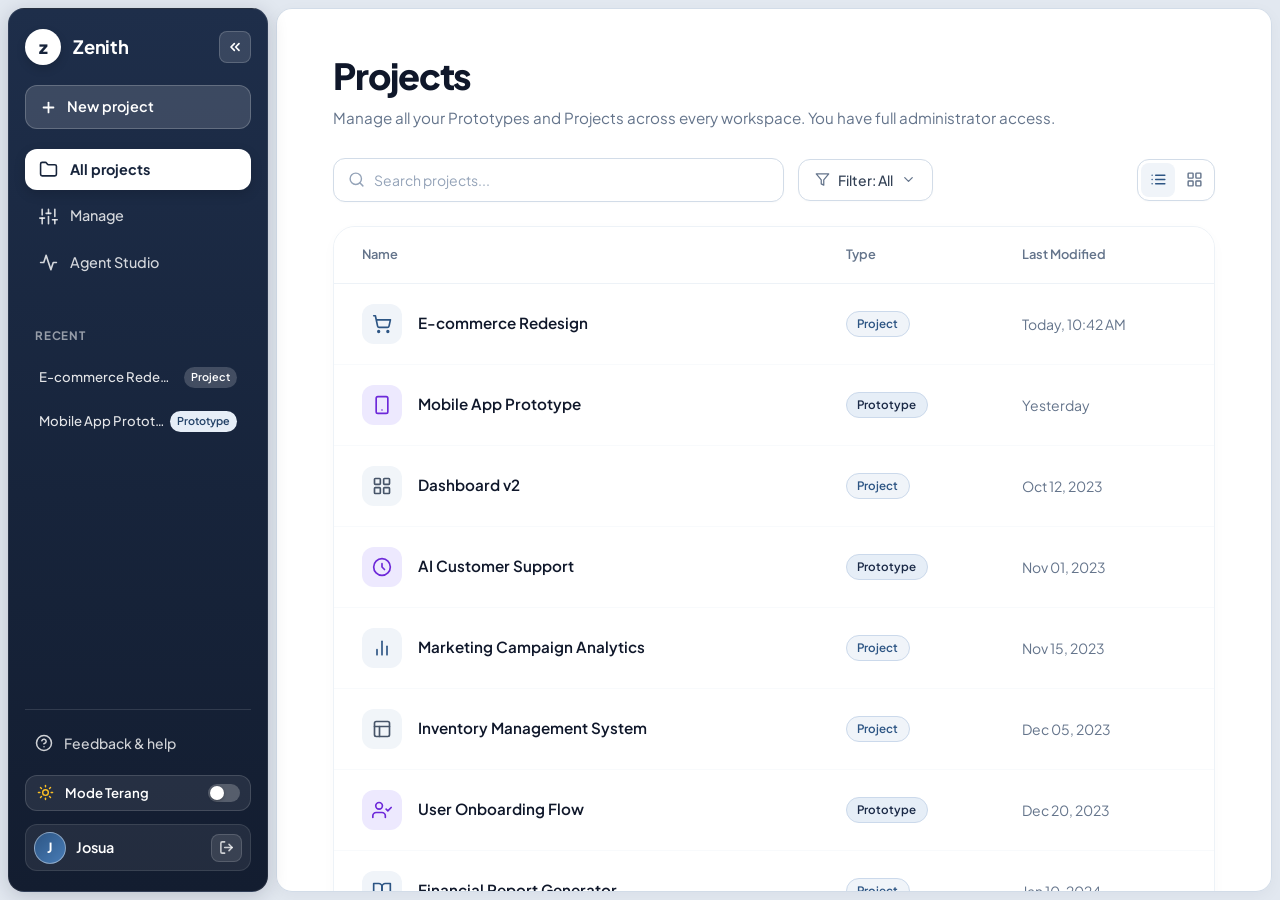
<file: all-projects.html>
<!DOCTYPE html>
<html lang="en">

<head>
  <meta charset="UTF-8" />
  <meta name="viewport" content="width=device-width, initial-scale=1.0" />
  <title>Zenith — All Projects</title>
  <meta name="description" content="View and manage all Zenith AI projects and prototypes." />

  <!-- Google Fonts Typography Standards -->
  <link rel="preconnect" href="https://fonts.googleapis.com" />
  <link rel="preconnect" href="https://fonts.gstatic.com" crossorigin />
  <link
    href="https://fonts.googleapis.com/css2?family=Plus+Jakarta+Sans:wght@400;500;600;700;800&family=Inter:wght@400;500;600;700&family=JetBrains+Mono:wght@400;500;600&display=swap"
    rel="stylesheet" />

  <!-- Stylesheets -->
  <link rel="stylesheet" href="css/tokens.css?v=3" />
  <link rel="stylesheet" href="css/base.css?v=3" />
  <link rel="stylesheet" href="css/sidebar.css?v=3" />
  <link rel="stylesheet" href="css/projects.css?v=3" />
  <link rel="stylesheet" href="css/modal.css?v=142" />
  <!-- Early Theme Mode Loader (Prevents White Flash) -->
  <script>
    (function() {
      try {
        var pref = localStorage.getItem('zenith_theme_preference') || 'system';
        var theme = pref;
        if (pref === 'system') {
          theme = window.matchMedia('(prefers-color-scheme: dark)').matches ? 'dark' : 'light';
        }
        document.documentElement.setAttribute('data-theme', theme);
        document.documentElement.setAttribute('data-theme-preference', pref);
      } catch (e) {}
    })();
  </script>
</head>

<body>
  <div class="app-container" style="display: flex; height: 100vh; overflow: hidden;">
    <!-- ==========================================
         UNIFIED ROYAL BLUE GLOBAL SIDEBAR
         ========================================== -->
    <aside class="global-sidebar-root" id="globalSidebarRoot" aria-label="Global Navigation">
      <div class="global-sb-top">
        <!-- Brand Header & Top Collapse Toggle -->
        <div class="global-sb-header">
          <a href="dashboard.html" class="global-sb-brand" id="brandHeader" title="Zenith Home">
            <div class="global-sb-avatar">z</div>
            <span class="global-sb-title">Zenith</span>
          </a>

          <!-- Top Collapse Toggle Button -->
          <button type="button" class="global-sb-collapse-btn" id="btnToggleGlobalTop" title="Collapse Global Sidebar">
            <svg xmlns="http://www.w3.org/2000/svg" width="16" height="16" viewBox="0 0 24 24" fill="none"
              stroke="currentColor" stroke-width="2.5" stroke-linecap="round" stroke-linejoin="round">
              <polyline points="11 17 6 12 11 7" />
              <polyline points="18 17 13 12 18 7" />
            </svg>
          </button>
        </div>

        <!-- + New Project Button -->
        <a href="dashboard.html" class="global-sb-new-btn" id="btnNewProject" title="New project">
          <svg xmlns="http://www.w3.org/2000/svg" width="17" height="17" viewBox="0 0 24 24" fill="none"
            stroke="currentColor" stroke-width="2.5" stroke-linecap="round" stroke-linejoin="round">
            <line x1="12" y1="5" x2="12" y2="19" />
            <line x1="5" y1="12" x2="19" y2="12" />
          </svg>
          <span>New project</span>
        </a>

        <!-- Main Navigation Links -->
        <nav class="global-sb-nav" aria-label="Global menus">
          <!-- All Projects (Active) -->
          <a href="all-projects.html" class="global-sb-nav-item active" id="navAllProjects" title="All projects">
            <svg xmlns="http://www.w3.org/2000/svg" width="19" height="19" viewBox="0 0 24 24" fill="none"
              stroke="currentColor" stroke-width="2" stroke-linecap="round" stroke-linejoin="round">
              <path
                d="M4 20h16a2 2 0 0 0 2-2V8a2 2 0 0 0-2-2h-7.93a2 2 0 0 1-1.66-.9l-.82-1.2A2 2 0 0 0 7.93 3H4a2 2 0 0 0-2 2v13c0 1.1.9 2 2 2Z" />
            </svg>
            <span>All projects</span>
          </a>

          <!-- Manage -->
          <a href="#manage" class="global-sb-nav-item" id="navManage" title="Manage">
            <svg xmlns="http://www.w3.org/2000/svg" width="19" height="19" viewBox="0 0 24 24" fill="none"
              stroke="currentColor" stroke-width="2" stroke-linecap="round" stroke-linejoin="round">
              <line x1="4" x2="4" y1="21" y2="14" />
              <line x1="4" x2="4" y1="10" y2="3" />
              <line x1="12" x2="12" y1="21" y2="12" />
              <line x1="12" x2="12" y1="8" y2="3" />
              <line x1="20" x2="20" y1="21" y2="16" />
              <line x1="20" x2="20" y1="12" y2="3" />
              <line x1="1" x2="7" y1="14" y2="14" />
              <line x1="9" x2="15" y1="8" y2="8" />
              <line x1="17" x2="23" y1="16" y2="16" />
            </svg>
            <span>Manage</span>
          </a>

          <!-- Agent Studio -->
          <a href="agent-studio.html" class="global-sb-nav-item" id="navAgentStudio" title="Agent Studio">
            <svg xmlns="http://www.w3.org/2000/svg" width="19" height="19" viewBox="0 0 24 24" fill="none"
              stroke="currentColor" stroke-width="2" stroke-linecap="round" stroke-linejoin="round">
              <path d="M22 12h-4l-3 9L9 3l-3 9H2" />
            </svg>
            <span>Agent Studio</span>
          </a>
        </nav>

        <!-- Recent Projects Section -->
        <div class="global-sb-recent-section">
          <div class="global-sb-section-title">RECENT</div>
          <div class="global-sb-nav">
            <a href="workspace.html" class="global-sb-recent-item" id="recentItem1" title="E-commerce Redesign">
              <span class="global-sb-recent-name">E-commerce Redesign</span>
              <span class="global-sb-recent-badge sb-badge-project">Project</span>
            </a>
            <a href="workspace.html" class="global-sb-recent-item" id="recentItem2" title="Mobile App Prototype">
              <span class="global-sb-recent-name">Mobile App Prototy...</span>
              <span class="global-sb-recent-badge sb-badge-prototype">Prototype</span>
            </a>
          </div>
        </div>
      </div>

      <!-- Bottom Sidebar Items -->
      <div class="global-sb-bottom">
        <a href="#help" class="global-sb-feedback-link" id="feedbackLink" title="Feedback & help">
          <svg xmlns="http://www.w3.org/2000/svg" width="18" height="18" viewBox="0 0 24 24" fill="none"
            stroke="currentColor" stroke-width="2" stroke-linecap="round" stroke-linejoin="round">
            <circle cx="12" cy="12" r="10" />
            <path d="M9.09 9a3 3 0 0 1 5.83 1c0 2-3 3-3 3" />
            <path d="M12 17h.01" />
          </svg>
          <span>Feedback &amp; help</span>
        </a>

        <!-- Direct 1-Click Global Theme Toggle Switch -->
        <button type="button" class="global-sb-theme-btn" id="btnGlobalThemeToggle"
          title="Beralih ke Mode Gelap / Terang" aria-label="Toggle Dark / Light Mode">
          <span class="theme-btn-icon" id="themeActiveIcon">
            <svg xmlns="http://www.w3.org/2000/svg" width="17" height="17" viewBox="0 0 24 24" fill="none"
              stroke="currentColor" stroke-width="2" stroke-linecap="round" stroke-linejoin="round">
              <circle cx="12" cy="12" r="4" />
              <path d="M12 2v2" />
              <path d="M12 20v2" />
              <path d="m4.93 4.93 1.41 1.41" />
              <path d="m17.66 17.66 1.41 1.41" />
              <path d="M2 12h2" />
              <path d="M20 12h2" />
              <path d="m6.34 17.66-1.41 1.41" />
              <path d="m19.07 4.93-1.41 1.41" />
            </svg>
          </span>
          <span class="theme-btn-label" id="themeActiveLabel">Mode Terang</span>
          <span class="theme-switch-pill" id="themeSwitchPill">
            <span class="theme-switch-thumb"></span>
          </span>
        </button>

        <div class="global-sb-profile-row">
          <a href="login.html" class="global-sb-profile-info" title="User Profile: Josua">
            <div class="global-sb-user-avatar">J</div>
            <span class="global-sb-user-name">Josua</span>
          </a>
          <a href="login.html" class="global-sb-logout-btn" id="logoutBtn" aria-label="Log out" title="Log out">
            <svg xmlns="http://www.w3.org/2000/svg" width="15" height="15" viewBox="0 0 24 24" fill="none"
              stroke="currentColor" stroke-width="2.5" stroke-linecap="round" stroke-linejoin="round">
              <path d="M9 21H5a2 2 0 0 1-2-2V5a2 2 0 0 1 2-2h4" />
              <polyline points="16 17 21 12 16 7" />
              <line x1="21" y1="12" x2="9" y2="12" />
            </svg>
          </a>
        </div>
      </div>
    </aside>

    <!-- ==========================================
         MAIN PROJECTS VIEWPORT
         ========================================== -->
    <main class="projects-viewport">


      <!-- Projects Content Container -->
      <div class="projects-content-container">
        <!-- Page Title -->
        <div class="projects-header-group" style="margin-bottom: 1.75rem;">
          <h1 class="projects-header-title" style="margin-bottom: 0.25rem;">Projects</h1>
          <p class="projects-header-subtitle" style="font-size: 0.95rem; color: #64748b;">Manage all your Prototypes and Projects across every workspace. You have full administrator access.</p>
        </div>

        <!-- Filter & Search Toolbar -->
        <div class="projects-toolbar">
          <div class="toolbar-left-group">
            <!-- Search Box -->
            <div class="project-search-wrapper">
              <svg class="search-icon" xmlns="http://www.w3.org/2000/svg" width="17" height="17" viewBox="0 0 24 24"
                fill="none" stroke="currentColor" stroke-width="2" stroke-linecap="round" stroke-linejoin="round">
                <circle cx="11" cy="11" r="8" />
                <line x1="21" y1="21" x2="16.65" y2="16.65" />
              </svg>
              <input type="text" class="project-search-input" id="projectSearchInput" placeholder="Search projects..."
                aria-label="Search projects" />
            </div>

            <!-- Filter Dropdown -->
            <div class="filter-dropdown-container">
              <button type="button" class="btn-filter-dropdown" id="btnFilterDropdown">
                <svg xmlns="http://www.w3.org/2000/svg" width="15" height="15" viewBox="0 0 24 24" fill="none"
                  stroke="currentColor" stroke-width="2" stroke-linecap="round" stroke-linejoin="round">
                  <polygon points="22 3 2 3 10 12.46 10 19 14 21 14 12.46 22 3" />
                </svg>
                <span id="filterLabel">Filter: All</span>
                <svg xmlns="http://www.w3.org/2000/svg" width="13" height="13" viewBox="0 0 24 24" fill="none"
                  stroke="currentColor" stroke-width="2" stroke-linecap="round" stroke-linejoin="round">
                  <path d="m6 9 6 6 6-6" />
                </svg>
              </button>

              <div class="filter-dropdown-menu" id="filterDropdownMenu">
                <button type="button" class="filter-menu-item active" data-filter="All">All</button>
                <button type="button" class="filter-menu-item" data-filter="Project">Projects Only</button>
                <button type="button" class="filter-menu-item" data-filter="Prototype">Prototypes Only</button>
              </div>
            </div>
          </div>

          <!-- View Mode Switcher -->
          <div class="view-mode-switcher" role="group" aria-label="View mode switcher">
            <button type="button" class="btn-view-mode active" id="btnListView" title="List View"
              aria-label="List View">
              <svg xmlns="http://www.w3.org/2000/svg" width="17" height="17" viewBox="0 0 24 24" fill="none"
                stroke="currentColor" stroke-width="2" stroke-linecap="round" stroke-linejoin="round">
                <line x1="8" y1="6" x2="21" y2="6" />
                <line x1="8" y1="12" x2="21" y2="12" />
                <line x1="8" y1="18" x2="21" y2="18" />
                <line x1="3" y1="6" x2="3.01" y2="6" />
                <line x1="3" y1="12" x2="3.01" y2="12" />
                <line x1="3" y1="18" x2="3.01" y2="18" />
              </svg>
            </button>
            <button type="button" class="btn-view-mode" id="btnGridView" title="Grid View" aria-label="Grid View">
              <svg xmlns="http://www.w3.org/2000/svg" width="17" height="17" viewBox="0 0 24 24" fill="none"
                stroke="currentColor" stroke-width="2" stroke-linecap="round" stroke-linejoin="round">
                <rect width="7" height="7" x="3" y="3" rx="1" />
                <rect width="7" height="7" x="14" y="3" rx="1" />
                <rect width="7" height="7" x="14" y="14" rx="1" />
                <rect width="7" height="7" x="3" y="14" rx="1" />
              </svg>
            </button>
          </div>
        </div>

        <!-- Projects Table List Card -->
        <div class="projects-table-card" id="projectsTableCard">
          <table class="projects-table">
            <thead>
              <tr>
                <th scope="col">Name</th>
                <th scope="col">Type</th>
                <th scope="col">Last Modified</th>
              </tr>
            </thead>
            <tbody id="projectsTableBody">
              <!-- Item 1: E-commerce Redesign -->
              <tr class="project-row" data-type="Project">
                <td>
                  <div class="project-name-cell">
                    <div class="project-icon-badge badge-icon-blue">
                      <svg xmlns="http://www.w3.org/2000/svg" width="20" height="20" viewBox="0 0 24 24" fill="none"
                        stroke="currentColor" stroke-width="2" stroke-linecap="round" stroke-linejoin="round">
                        <circle cx="8" cy="21" r="1" />
                        <circle cx="19" cy="21" r="1" />
                        <path d="M2.05 2.05h2l2.66 12.42a2 2 0 0 0 2 1.58h9.78a2 2 0 0 0 1.95-1.57l1.65-7.43H5.12" />
                      </svg>
                    </div>
                    <a href="workspace.html" class="project-title-link">E-commerce Redesign</a>
                  </div>
                </td>
                <td>
                  <span class="table-type-badge type-badge-project">Project</span>
                </td>
                <td>
                  <span class="project-date-text">Today, 10:42 AM</span>
                </td>
              </tr>

              <!-- Item 2: Mobile App Prototype -->
              <tr class="project-row" data-type="Prototype">
                <td>
                  <div class="project-name-cell">
                    <div class="project-icon-badge badge-icon-indigo">
                      <svg xmlns="http://www.w3.org/2000/svg" width="20" height="20" viewBox="0 0 24 24" fill="none"
                        stroke="currentColor" stroke-width="2" stroke-linecap="round" stroke-linejoin="round">
                        <rect width="14" height="20" x="5" y="2" rx="2" ry="2" />
                        <path d="M12 18h.01" />
                      </svg>
                    </div>
                    <a href="workspace.html" class="project-title-link">Mobile App Prototype</a>
                  </div>
                </td>
                <td>
                  <span class="table-type-badge type-badge-prototype">Prototype</span>
                </td>
                <td>
                  <span class="project-date-text">Yesterday</span>
                </td>
              </tr>

              <!-- Item 3: Dashboard v2 -->
              <tr class="project-row" data-type="Project">
                <td>
                  <div class="project-name-cell">
                    <div class="project-icon-badge badge-icon-slate">
                      <svg xmlns="http://www.w3.org/2000/svg" width="20" height="20" viewBox="0 0 24 24" fill="none"
                        stroke="currentColor" stroke-width="2" stroke-linecap="round" stroke-linejoin="round">
                        <rect width="7" height="7" x="3" y="3" rx="1" />
                        <rect width="7" height="7" x="14" y="3" rx="1" />
                        <rect width="7" height="7" x="14" y="14" rx="1" />
                        <rect width="7" height="7" x="3" y="14" rx="1" />
                      </svg>
                    </div>
                    <a href="workspace.html" class="project-title-link">Dashboard v2</a>
                  </div>
                </td>
                <td>
                  <span class="table-type-badge type-badge-project">Project</span>
                </td>
                <td>
                  <span class="project-date-text">Oct 12, 2023</span>
                </td>
              </tr>
              <!-- Item 4: AI Customer Support -->
              <tr class="project-row" data-type="Prototype">
                <td>
                  <div class="project-name-cell">
                    <div class="project-icon-badge badge-icon-indigo">
                      <svg xmlns="http://www.w3.org/2000/svg" width="20" height="20" viewBox="0 0 24 24" fill="none"
                        stroke="currentColor" stroke-width="2" stroke-linecap="round" stroke-linejoin="round">
                        <path d="M12 2a10 10 0 0 1 10 10c0 5.523-4.477 10-10 10a10 10 0 0 1-10-10A10 10 0 0 1 12 2Z" />
                        <path d="M12 8v4l3 3" />
                      </svg>
                    </div>
                    <a href="workspace.html" class="project-title-link">AI Customer Support</a>
                  </div>
                </td>
                <td>
                  <span class="table-type-badge type-badge-prototype">Prototype</span>
                </td>
                <td>
                  <span class="project-date-text">Nov 01, 2023</span>
                </td>
              </tr>

              <!-- Item 5: Marketing Campaign Analytics -->
              <tr class="project-row" data-type="Project">
                <td>
                  <div class="project-name-cell">
                    <div class="project-icon-badge badge-icon-blue">
                      <svg xmlns="http://www.w3.org/2000/svg" width="20" height="20" viewBox="0 0 24 24" fill="none"
                        stroke="currentColor" stroke-width="2" stroke-linecap="round" stroke-linejoin="round">
                        <line x1="18" y1="20" x2="18" y2="10" />
                        <line x1="12" y1="20" x2="12" y2="4" />
                        <line x1="6" y1="20" x2="6" y2="14" />
                      </svg>
                    </div>
                    <a href="workspace.html" class="project-title-link">Marketing Campaign Analytics</a>
                  </div>
                </td>
                <td>
                  <span class="table-type-badge type-badge-project">Project</span>
                </td>
                <td>
                  <span class="project-date-text">Nov 15, 2023</span>
                </td>
              </tr>

              <!-- Item 6: Inventory Management System -->
              <tr class="project-row" data-type="Project">
                <td>
                  <div class="project-name-cell">
                    <div class="project-icon-badge badge-icon-slate">
                      <svg xmlns="http://www.w3.org/2000/svg" width="20" height="20" viewBox="0 0 24 24" fill="none"
                        stroke="currentColor" stroke-width="2" stroke-linecap="round" stroke-linejoin="round">
                        <rect x="3" y="3" width="18" height="18" rx="2" ry="2" />
                        <line x1="3" y1="9" x2="21" y2="9" />
                        <line x1="9" y1="21" x2="9" y2="9" />
                      </svg>
                    </div>
                    <a href="workspace.html" class="project-title-link">Inventory Management System</a>
                  </div>
                </td>
                <td>
                  <span class="table-type-badge type-badge-project">Project</span>
                </td>
                <td>
                  <span class="project-date-text">Dec 05, 2023</span>
                </td>
              </tr>
              
              <!-- Item 7: User Onboarding Flow -->
              <tr class="project-row" data-type="Prototype">
                <td>
                  <div class="project-name-cell">
                    <div class="project-icon-badge badge-icon-indigo">
                      <svg xmlns="http://www.w3.org/2000/svg" width="20" height="20" viewBox="0 0 24 24" fill="none"
                        stroke="currentColor" stroke-width="2" stroke-linecap="round" stroke-linejoin="round">
                        <path d="M16 21v-2a4 4 0 0 0-4-4H5a4 4 0 0 0-4 4v2" />
                        <circle cx="8.5" cy="7" r="4" />
                        <polyline points="17 11 19 13 23 9" />
                      </svg>
                    </div>
                    <a href="workspace.html" class="project-title-link">User Onboarding Flow</a>
                  </div>
                </td>
                <td>
                  <span class="table-type-badge type-badge-prototype">Prototype</span>
                </td>
                <td>
                  <span class="project-date-text">Dec 20, 2023</span>
                </td>
              </tr>
              
              <!-- Item 8: Financial Report Generator -->
              <tr class="project-row" data-type="Project">
                <td>
                  <div class="project-name-cell">
                    <div class="project-icon-badge badge-icon-blue">
                      <svg xmlns="http://www.w3.org/2000/svg" width="20" height="20" viewBox="0 0 24 24" fill="none"
                        stroke="currentColor" stroke-width="2" stroke-linecap="round" stroke-linejoin="round">
                        <path d="M2 3h6a4 4 0 0 1 4 4v14a3 3 0 0 0-3-3H2z" />
                        <path d="M22 3h-6a4 4 0 0 0-4 4v14a3 3 0 0 1 3-3h7z" />
                      </svg>
                    </div>
                    <a href="workspace.html" class="project-title-link">Financial Report Generator</a>
                  </div>
                </td>
                <td>
                  <span class="table-type-badge type-badge-project">Project</span>
                </td>
                <td>
                  <span class="project-date-text">Jan 10, 2024</span>
                </td>
              </tr>
            </tbody>
          </table>
        </div>

        <!-- Grid View Alternative Layout -->
        <div class="projects-grid-view" id="projectsGridView">
          <div class="project-grid-card" onclick="window.location.href='workspace.html'">
            <div style="display: flex; align-items: center; justify-content: space-between;">
              <div class="project-icon-badge badge-icon-blue">
                <svg xmlns="http://www.w3.org/2000/svg" width="20" height="20" viewBox="0 0 24 24" fill="none"
                  stroke="currentColor" stroke-width="2">
                  <circle cx="8" cy="21" r="1" />
                  <circle cx="19" cy="21" r="1" />
                  <path d="M2.05 2.05h2l2.66 12.42a2 2 0 0 0 2 1.58h9.78a2 2 0 0 0 1.95-1.57l1.65-7.43H5.12" />
                </svg>
              </div>
              <span class="table-type-badge type-badge-project">Project</span>
            </div>
            <div>
              <h3 style="font-size: 1.05rem; font-weight: 700; color: #0f172a; margin-bottom: 0.25rem;">E-commerce
                Redesign</h3>
              <p style="font-size: 0.825rem; color: #64748b;">Modified Today, 10:42 AM</p>
            </div>
          </div>

          <div class="project-grid-card" onclick="window.location.href='workspace.html'">
            <div style="display: flex; align-items: center; justify-content: space-between;">
              <div class="project-icon-badge badge-icon-indigo">
                <svg xmlns="http://www.w3.org/2000/svg" width="20" height="20" viewBox="0 0 24 24" fill="none"
                  stroke="currentColor" stroke-width="2">
                  <rect width="14" height="20" x="5" y="2" rx="2" ry="2" />
                  <path d="M12 18h.01" />
                </svg>
              </div>
              <span class="table-type-badge type-badge-prototype">Prototype</span>
            </div>
            <div>
              <h3 style="font-size: 1.05rem; font-weight: 700; color: #0f172a; margin-bottom: 0.25rem;">Mobile App
                Prototype</h3>
              <p style="font-size: 0.825rem; color: #64748b;">Modified Yesterday</p>
            </div>
          </div>

          <div class="project-grid-card" onclick="window.location.href='workspace.html'">
            <div style="display: flex; align-items: center; justify-content: space-between;">
              <div class="project-icon-badge badge-icon-slate">
                <svg xmlns="http://www.w3.org/2000/svg" width="20" height="20" viewBox="0 0 24 24" fill="none"
                  stroke="currentColor" stroke-width="2">
                  <rect width="7" height="7" x="3" y="3" rx="1" />
                  <rect width="7" height="7" x="14" y="3" rx="1" />
                  <rect width="7" height="7" x="14" y="14" rx="1" />
                  <rect width="7" height="7" x="3" y="14" rx="1" />
                </svg>
              </div>
              <span class="table-type-badge type-badge-project">Project</span>
            </div>
            <div>
              <h3 style="font-size: 1.05rem; font-weight: 700; color: #0f172a; margin-bottom: 0.25rem;">Dashboard v2
              </h3>
              <p style="font-size: 0.825rem; color: #64748b;">Modified Oct 12, 2023</p>
            </div>
          </div>
          <div class="project-grid-card" onclick="window.location.href='workspace.html'">
            <div style="display: flex; align-items: center; justify-content: space-between;">
              <div class="project-icon-badge badge-icon-indigo">
                <svg xmlns="http://www.w3.org/2000/svg" width="20" height="20" viewBox="0 0 24 24" fill="none" stroke="currentColor" stroke-width="2">
                  <path d="M12 2a10 10 0 0 1 10 10c0 5.523-4.477 10-10 10a10 10 0 0 1-10-10A10 10 0 0 1 12 2Z" />
                  <path d="M12 8v4l3 3" />
                </svg>
              </div>
              <span class="table-type-badge type-badge-prototype">Prototype</span>
            </div>
            <div>
              <h3 style="font-size: 1.05rem; font-weight: 700; color: #0f172a; margin-bottom: 0.25rem;">AI Customer Support</h3>
              <p style="font-size: 0.825rem; color: #64748b;">Modified Nov 01, 2023</p>
            </div>
          </div>

          <div class="project-grid-card" onclick="window.location.href='workspace.html'">
            <div style="display: flex; align-items: center; justify-content: space-between;">
              <div class="project-icon-badge badge-icon-blue">
                <svg xmlns="http://www.w3.org/2000/svg" width="20" height="20" viewBox="0 0 24 24" fill="none" stroke="currentColor" stroke-width="2">
                  <line x1="18" y1="20" x2="18" y2="10" />
                  <line x1="12" y1="20" x2="12" y2="4" />
                  <line x1="6" y1="20" x2="6" y2="14" />
                </svg>
              </div>
              <span class="table-type-badge type-badge-project">Project</span>
            </div>
            <div>
              <h3 style="font-size: 1.05rem; font-weight: 700; color: #0f172a; margin-bottom: 0.25rem;">Marketing Campaign Analytics</h3>
              <p style="font-size: 0.825rem; color: #64748b;">Modified Nov 15, 2023</p>
            </div>
          </div>

          <div class="project-grid-card" onclick="window.location.href='workspace.html'">
            <div style="display: flex; align-items: center; justify-content: space-between;">
              <div class="project-icon-badge badge-icon-slate">
                <svg xmlns="http://www.w3.org/2000/svg" width="20" height="20" viewBox="0 0 24 24" fill="none" stroke="currentColor" stroke-width="2">
                  <rect x="3" y="3" width="18" height="18" rx="2" ry="2" />
                  <line x1="3" y1="9" x2="21" y2="9" />
                  <line x1="9" y1="21" x2="9" y2="9" />
                </svg>
              </div>
              <span class="table-type-badge type-badge-project">Project</span>
            </div>
            <div>
              <h3 style="font-size: 1.05rem; font-weight: 700; color: #0f172a; margin-bottom: 0.25rem;">Inventory Management System</h3>
              <p style="font-size: 0.825rem; color: #64748b;">Modified Dec 05, 2023</p>
            </div>
          </div>

          <div class="project-grid-card" onclick="window.location.href='workspace.html'">
            <div style="display: flex; align-items: center; justify-content: space-between;">
              <div class="project-icon-badge badge-icon-indigo">
                <svg xmlns="http://www.w3.org/2000/svg" width="20" height="20" viewBox="0 0 24 24" fill="none" stroke="currentColor" stroke-width="2">
                  <path d="M16 21v-2a4 4 0 0 0-4-4H5a4 4 0 0 0-4 4v2" />
                  <circle cx="8.5" cy="7" r="4" />
                  <polyline points="17 11 19 13 23 9" />
                </svg>
              </div>
              <span class="table-type-badge type-badge-prototype">Prototype</span>
            </div>
            <div>
              <h3 style="font-size: 1.05rem; font-weight: 700; color: #0f172a; margin-bottom: 0.25rem;">User Onboarding Flow</h3>
              <p style="font-size: 0.825rem; color: #64748b;">Modified Dec 20, 2023</p>
            </div>
          </div>

          <div class="project-grid-card" onclick="window.location.href='workspace.html'">
            <div style="display: flex; align-items: center; justify-content: space-between;">
              <div class="project-icon-badge badge-icon-blue">
                <svg xmlns="http://www.w3.org/2000/svg" width="20" height="20" viewBox="0 0 24 24" fill="none" stroke="currentColor" stroke-width="2">
                  <path d="M2 3h6a4 4 0 0 1 4 4v14a3 3 0 0 0-3-3H2z" />
                  <path d="M22 3h-6a4 4 0 0 0-4 4v14a3 3 0 0 1 3-3h7z" />
                </svg>
              </div>
              <span class="table-type-badge type-badge-project">Project</span>
            </div>
            <div>
              <h3 style="font-size: 1.05rem; font-weight: 700; color: #0f172a; margin-bottom: 0.25rem;">Financial Report Generator</h3>
              <p style="font-size: 0.825rem; color: #64748b;">Modified Jan 10, 2024</p>
            </div>
          </div>
        </div>

        <!-- Empty State Message when searching with 0 results -->
        <div class="projects-empty-state" id="projectsEmptyState">
          <p>No projects match your search or filter.</p>
        </div>
      </div>
    </main>
  </div>

  <!-- ==========================================
       MANAGE LARGE POP-UP MODAL
       ========================================== -->
  <div class="zenith-modal-backdrop" id="manageModalBackdrop" role="dialog" aria-modal="true"
    aria-labelledby="manageModalTitle">
    <div class="zenith-modal-window">
      <!-- Modal Header Bar -->
      <div class="modal-header-bar">
        <h2 class="modal-header-title" id="manageModalTitle">Manage</h2>
        <button type="button" class="modal-close-btn" id="btnManageModalClose" aria-label="Close modal">
          <svg xmlns="http://www.w3.org/2000/svg" width="18" height="18" viewBox="0 0 24 24" fill="none"
            stroke="currentColor" stroke-width="2.5" stroke-linecap="round" stroke-linejoin="round">
            <line x1="18" y1="6" x2="6" y2="18" />
            <line x1="6" y1="6" x2="18" y2="18" />
          </svg>
        </button>
      </div>

      <!-- Modal Body Layout -->
      <div class="modal-body-layout">
        <!-- Inner Sidebar -->
        <aside class="modal-inner-sidebar" aria-label="Manage sections">
          <button type="button" class="modal-nav-item active" data-tab="monitoring">
            <svg xmlns="http://www.w3.org/2000/svg" width="18" height="18" viewBox="0 0 24 24" fill="none" stroke="currentColor" stroke-width="2" stroke-linecap="round" stroke-linejoin="round">
                <path d="M3 3v18h18" />
                <path d="m19 9-5 5-4-4-3 3" />
              </svg>
            <span>Monitoring</span>
          </button>

          <button type="button" class="modal-nav-item" data-tab="sessions">
            <svg xmlns="http://www.w3.org/2000/svg" width="18" height="18" viewBox="0 0 24 24" fill="none" stroke="currentColor" stroke-width="2" stroke-linecap="round" stroke-linejoin="round">
                <circle cx="12" cy="12" r="10" />
                <polyline points="12 6 12 12 16 14" />
              </svg>
            <span>Sessions</span>
          </button>

          <button type="button" class="modal-nav-item" data-tab="people">
            <svg xmlns="http://www.w3.org/2000/svg" width="18" height="18" viewBox="0 0 24 24" fill="none" stroke="currentColor" stroke-width="2" stroke-linecap="round" stroke-linejoin="round">
                <path d="M16 21v-2a4 4 0 0 0-4-4H6a4 4 0 0 0-4 4v2" />
                <circle cx="9" cy="7" r="4" />
                <path d="M22 21v-2a4 4 0 0 0-3-3.87" />
                <path d="M16 3.13a4 4 0 0 1 0 7.75" />
              </svg>
            <span>People</span>
          </button>

          <button type="button" class="modal-nav-item" data-tab="system">
            <svg xmlns="http://www.w3.org/2000/svg" width="18" height="18" viewBox="0 0 24 24" fill="none" stroke="currentColor" stroke-width="2" stroke-linecap="round" stroke-linejoin="round">
                <path d="M12.22 2h-.44a2 2 0 0 0-2 2v.18a2 2 0 0 1-1 1.73l-.43.25a2 2 0 0 1-2 0l-.15-.08a2 2 0 0 0-2.73.73l-.22.38a2 2 0 0 0 .73 2.73l.15.1a2 2 0 0 1 1 1.72v.51a2 2 0 0 1-1 1.74l-.15.09a2 2 0 0 0-.73 2.73l.22.38a2 2 0 0 0 2.73.73l.15-.08a2 2 0 0 1 2 0l.43.25a2 2 0 0 1 1 1.73V20a2 2 0 0 0 2 2h.44a2 2 0 0 0 2-2v-.18a2 2 0 0 1 1-1.73l.43-.25a2 2 0 0 1 2 0l.15.08a2 2 0 0 0 2.73-.73l.22-.39a2 2 0 0 0-.73-2.73l-.15-.08a2 2 0 0 1-1-1.74v-.5a2 2 0 0 1 1-1.74l.15-.09a2 2 0 0 0 .73-2.73l-.22-.38a2 2 0 0 0-2.73-.73l-.15.08a2 2 0 0 1-2 0l-.43-.25a2 2 0 0 1-1-1.73V4a2 2 0 0 0-2-2z" />
                <circle cx="12" cy="12" r="3" />
              </svg>
            <span>System</span>
          </button>

          <button type="button" class="modal-nav-item" data-tab="myfiles">
            <svg xmlns="http://www.w3.org/2000/svg" width="18" height="18" viewBox="0 0 24 24" fill="none" stroke="currentColor" stroke-width="2" stroke-linecap="round" stroke-linejoin="round">
                <path d="M4 20h16a2 2 0 0 0 2-2V8a2 2 0 0 0-2-2h-7.93a2 2 0 0 1-1.66-.9l-.82-1.2A2 2 0 0 0 7.93 3H4a2 2 0 0 0-2 2v13c0 1.1.9 2 2 2Z" />
              </svg>
            <span>My Files</span>
          </button>
        </aside>

        <!-- Content Panes -->
        <main class="modal-content-pane">
          <!-- Pane 1: Monitoring -->
            <div class="modal-pane-section active" id="pane-monitoring">
              <h1 class="section-main-heading">Monitoring</h1>
              <p class="section-sub-desc">Every project on this install, across all accounts.</p>

              <!-- Metrics Grid -->
              <div class="manage-metrics-grid" style="display: grid; grid-template-columns: repeat(4, 1fr); gap: 16px; margin-bottom: 24px;">
                <div class="metric-stat-card" style="background: #fff; padding: 20px; border-radius: 8px; border: 1px solid #e2e8f0; box-shadow: 0 1px 2px rgba(0,0,0,0.05);">
                  <span class="metric-card-label" style="font-size: 13px; color: #64748b; font-weight: 500; display: block; margin-bottom: 8px;">Projects</span>
                  <div class="metric-card-value" style="font-size: 28px; font-weight: 700; color: #0f172a; margin-bottom: 4px;">13</div>
                  <span class="metric-card-subinfo" style="font-size: 13px; color: #64748b;">13 active</span>
                </div>

                <div class="metric-stat-card" style="background: #fff; padding: 20px; border-radius: 8px; border: 1px solid #e2e8f0; box-shadow: 0 1px 2px rgba(0,0,0,0.05);">
                  <span class="metric-card-label" style="font-size: 13px; color: #64748b; font-weight: 500; display: block; margin-bottom: 8px;">Sessions</span>
                  <div class="metric-card-value" style="font-size: 28px; font-weight: 700; color: #0f172a; margin-bottom: 4px;">30</div>
                  <span class="metric-card-subinfo" style="font-size: 13px; color: #64748b;">33,350 messages</span>
                </div>

                <div class="metric-stat-card" style="background: #fff; padding: 20px; border-radius: 8px; border: 1px solid #e2e8f0; box-shadow: 0 1px 2px rgba(0,0,0,0.05);">
                  <span class="metric-card-label" style="font-size: 13px; color: #64748b; font-weight: 500; display: block; margin-bottom: 8px;">Tokens</span>
                  <div class="metric-card-value" style="font-size: 28px; font-weight: 700; color: #0f172a; margin-bottom: 4px;">63.2M</div>
                  <span class="metric-card-subinfo" style="font-size: 13px; color: #64748b;">93.1K in · 63.1M out</span>
                </div>

                <div class="metric-stat-card" style="background: #fff; padding: 20px; border-radius: 8px; border: 1px solid #e2e8f0; box-shadow: 0 1px 2px rgba(0,0,0,0.05);">
                  <span class="metric-card-label" style="font-size: 13px; color: #64748b; font-weight: 500; display: block; margin-bottom: 8px;">Commits</span>
                  <div class="metric-card-value" style="font-size: 28px; font-weight: 700; color: #0f172a; margin-bottom: 4px;">297</div>
                  <span class="metric-card-subinfo" style="font-size: 13px; color: #64748b;">+208.6K / -18.7K</span>
                </div>
              </div>

              <!-- Credits Notice -->
              <p class="credit-notice-text" style="font-size: 13px; color: #64748b; margin-bottom: 32px;">
                Subscription usage at 9/15/2026, 4:37:10 PM: 7.00000000000001% of the 5-hour window, 18% of the 7-day window · Opus 5
              </p>

              <!-- Token Spend Bar Chart Card -->
              <div class="token-chart-card" style="background: #fff; padding: 24px; border-radius: 8px; border: 1px solid #e2e8f0; margin-bottom: 40px; box-shadow: 0 1px 2px rgba(0,0,0,0.05);">
                <h3 class="chart-card-title" style="font-size: 14px; font-weight: 600; color: #0f172a; margin-bottom: 24px;">Token spend — last 30 days</h3>
                <div class="bars-graph-container" style="display: flex; align-items: flex-end; gap: 4px; height: 120px; margin-bottom: 8px; border-bottom: 1px solid #e2e8f0;">
                  <div class="chart-bar-item" style="height: 2%; background: #64748b; flex: 1; border-radius: 2px 2px 0 0;"></div>
                  <div class="chart-bar-item" style="height: 3%; background: #64748b; flex: 1; border-radius: 2px 2px 0 0;"></div>
                  <div class="chart-bar-item" style="height: 2%; background: #64748b; flex: 1; border-radius: 2px 2px 0 0;"></div>
                  <div class="chart-bar-item" style="height: 15%; background: #64748b; flex: 1; border-radius: 2px 2px 0 0;"></div>
                  <div class="chart-bar-item" style="height: 3%; background: #64748b; flex: 1; border-radius: 2px 2px 0 0;"></div>
                  <div class="chart-bar-item" style="height: 2%; background: #64748b; flex: 1; border-radius: 2px 2px 0 0;"></div>
                  <div class="chart-bar-item" style="height: 2%; background: #64748b; flex: 1; border-radius: 2px 2px 0 0;"></div>
                  <div class="chart-bar-item" style="height: 2%; background: #64748b; flex: 1; border-radius: 2px 2px 0 0;"></div>
                  <div class="chart-bar-item" style="height: 100%; background: #64748b; flex: 1; border-radius: 2px 2px 0 0;"></div>
                  <div class="chart-bar-item" style="height: 12%; background: #64748b; flex: 1; border-radius: 2px 2px 0 0;"></div>
                  <div class="chart-bar-item" style="height: 2%; background: #64748b; flex: 1; border-radius: 2px 2px 0 0;"></div>
                  <div class="chart-bar-item" style="height: 15%; background: #64748b; flex: 1; border-radius: 2px 2px 0 0;"></div>
                </div>
              </div>

              <!-- Projects Table -->
              <div class="modal-projects-section" style="margin-bottom: 40px;">
                <h2 class="modal-section-subtitle" style="font-size: 16px; font-weight: 600; color: #0f172a; margin-bottom: 4px;">Projects</h2>
                <p style="font-size: 13px; color: #64748b; margin-bottom: 16px;">Delivery position, spend, and lifecycle.</p>
                <div class="modal-mini-table-card" style="background: #fff; border: 1px solid #e2e8f0; border-radius: 8px; overflow: hidden;">
                  <table class="modal-mini-table" style="width: 100%; border-collapse: collapse; text-align: left; font-size: 13px;">
                    <thead style="background: #f8fafc; border-bottom: 1px solid #e2e8f0;">
                      <tr>
                        <th style="padding: 12px 16px; font-weight: 500; color: #64748b;">Project</th>
                        <th style="padding: 12px 16px; font-weight: 500; color: #64748b;">Owner</th>
                        <th style="padding: 12px 16px; font-weight: 500; color: #64748b;">Phase</th>
                        <th style="padding: 12px 16px; font-weight: 500; color: #64748b;">Sprints</th>
                        <th style="padding: 12px 16px; font-weight: 500; color: #64748b;">Tasks</th>
                        <th style="padding: 12px 16px; font-weight: 500; color: #64748b; text-align: right;">Tokens</th>
                        <th style="padding: 12px 16px; font-weight: 500; color: #64748b;">Last active</th>
                        <th style="padding: 12px 16px;"></th>
                      </tr>
                    </thead>
                    <tbody>
                      <tr style="border-bottom: 1px solid #f1f5f9;">
                        <td style="padding: 12px 16px; font-weight: 600; color: #0f172a;">AMCIP</td>
                        <td style="padding: 12px 16px; color: #475569;">@jensri</td>
                        <td style="padding: 12px 16px; color: #475569;">3 Development <span style="color:#94a3b8;">(in_progress)</span></td>
                        <td style="padding: 12px 16px; color: #475569;">0/6</td>
                        <td style="padding: 12px 16px; color: #475569;">415/633</td>
                        <td style="padding: 12px 16px; color: #475569; text-align: right;">49M</td>
                        <td style="padding: 12px 16px; color: #94a3b8;">9/15/2026, 4:37:15 PM</td>
                        <td style="padding: 12px 16px; text-align: right; color: #94a3b8;">
                          <span style="cursor:pointer; margin-right:8px;">🗑️</span>
                          <span style="cursor:pointer;">❌</span>
                        </td>
                      </tr>
                      <tr style="border-bottom: 1px solid #f1f5f9;">
                        <td style="padding: 12px 16px; font-weight: 600; color: #0f172a;">ERP</td>
                        <td style="padding: 12px 16px; color: #475569;">@angelita</td>
                        <td style="padding: 12px 16px; color: #475569;">3 Development <span style="color:#94a3b8;">(in_progress)</span></td>
                        <td style="padding: 12px 16px; color: #475569;">0/8</td>
                        <td style="padding: 12px 16px; color: #475569;">43/248</td>
                        <td style="padding: 12px 16px; color: #475569; text-align: right;">12M</td>
                        <td style="padding: 12px 16px; color: #94a3b8;">9/13/2026, 10:53:40 PM</td>
                        <td style="padding: 12px 16px; text-align: right; color: #94a3b8;">
                          <span style="cursor:pointer; margin-right:8px;">🗑️</span>
                          <span style="cursor:pointer;">❌</span>
                        </td>
                      </tr>
                      <tr style="border-bottom: 1px solid #f1f5f9;">
                        <td style="padding: 12px 16px; font-weight: 600; color: #0f172a;">zenith test</td>
                        <td style="padding: 12px 16px; color: #475569;">@johanes</td>
                        <td style="padding: 12px 16px; color: #94a3b8;">—</td>
                        <td style="padding: 12px 16px; color: #475569;">0/0</td>
                        <td style="padding: 12px 16px; color: #475569;">0/0</td>
                        <td style="padding: 12px 16px; color: #475569; text-align: right;">196.9K</td>
                        <td style="padding: 12px 16px; color: #94a3b8;">9/7/2026, 6:37:10 PM</td>
                        <td style="padding: 12px 16px; text-align: right; color: #94a3b8;">
                          <span style="cursor:pointer; margin-right:8px;">🗑️</span>
                          <span style="cursor:pointer;">❌</span>
                        </td>
                      </tr>
                    </tbody>
                  </table>
                </div>
              </div>

              <!-- Code output Table -->
              <div class="modal-projects-section" style="margin-bottom: 40px;">
                <h2 class="modal-section-subtitle" style="font-size: 16px; font-weight: 600; color: #0f172a; margin-bottom: 4px;">Code output</h2>
                <p style="font-size: 13px; color: #64748b; margin-bottom: 16px;">Commits by author. Platform-identity commits are the scaffolding the daemon writes.</p>
                <div class="modal-mini-table-card" style="background: #fff; border: 1px solid #e2e8f0; border-radius: 8px; overflow: hidden;">
                  <table class="modal-mini-table" style="width: 100%; border-collapse: collapse; text-align: left; font-size: 13px;">
                    <thead style="background: #f8fafc; border-bottom: 1px solid #e2e8f0;">
                      <tr>
                        <th style="padding: 12px 16px; font-weight: 500; color: #64748b;">Author</th>
                        <th style="padding: 12px 16px; font-weight: 500; color: #64748b; text-align: right;">Commits</th>
                        <th style="padding: 12px 16px; font-weight: 500; color: #64748b; text-align: right;">Added</th>
                        <th style="padding: 12px 16px; font-weight: 500; color: #64748b; text-align: right;">Removed</th>
                      </tr>
                    </thead>
                    <tbody>
                      <tr style="border-bottom: 1px solid #f1f5f9;">
                        <td style="padding: 12px 16px;"><span style="color: #0f172a; font-weight: 500;">AMCIP backend-engineer</span> <span style="color:#94a3b8;">angelita@inaai.ai</span></td>
                        <td style="padding: 12px 16px; text-align: right; color: #475569;">125</td>
                        <td style="padding: 12px 16px; text-align: right; color: #10b981;">+131,466</td>
                        <td style="padding: 12px 16px; text-align: right; color: #ef4444;">-13,733</td>
                      </tr>
                      <tr style="border-bottom: 1px solid #f1f5f9;">
                        <td style="padding: 12px 16px;"><span style="color: #0f172a; font-weight: 500;">Agent Platform</span> <span style="color:#94a3b8;">platform@agent-platform.local</span> <span style="background: #f1f5f9; padding: 2px 6px; border-radius: 4px; font-size: 11px; margin-left: 4px;">platform</span></td>
                        <td style="padding: 12px 16px; text-align: right; color: #475569;">99</td>
                        <td style="padding: 12px 16px; text-align: right; color: #10b981;">+15,021</td>
                        <td style="padding: 12px 16px; text-align: right; color: #ef4444;">-3,788</td>
                      </tr>
                      <tr style="border-bottom: 1px solid #f1f5f9;">
                        <td style="padding: 12px 16px;"><span style="color: #0f172a; font-weight: 500;">angelita</span> <span style="color:#94a3b8;">angelita@inaai.ai</span></td>
                        <td style="padding: 12px 16px; text-align: right; color: #475569;">61</td>
                        <td style="padding: 12px 16px; text-align: right; color: #10b981;">+40,102</td>
                        <td style="padding: 12px 16px; text-align: right; color: #ef4444;">-1,165</td>
                      </tr>
                      <tr>
                        <td style="padding: 12px 16px;"><span style="color: #0f172a; font-weight: 500;">Agent Platform</span> <span style="color:#94a3b8;">scaffold@agent-platform.local</span> <span style="background: #f1f5f9; padding: 2px 6px; border-radius: 4px; font-size: 11px; margin-left: 4px;">platform</span></td>
                        <td style="padding: 12px 16px; text-align: right; color: #475569;">12</td>
                        <td style="padding: 12px 16px; text-align: right; color: #10b981;">+21,988</td>
                        <td style="padding: 12px 16px; text-align: right; color: #ef4444;">-0</td>
                      </tr>
                    </tbody>
                  </table>
                </div>
              </div>

              <!-- Accounts Table -->
              <div class="modal-projects-section">
                <h2 class="modal-section-subtitle" style="font-size: 16px; font-weight: 600; color: #0f172a; margin-bottom: 4px;">Accounts</h2>
                <p style="font-size: 13px; color: #64748b; margin-bottom: 16px;">Members only ever see the projects they created; admins see everything.</p>
                <div class="modal-mini-table-card" style="background: #fff; border: 1px solid #e2e8f0; border-radius: 8px; overflow: hidden;">
                  <table class="modal-mini-table" style="width: 100%; border-collapse: collapse; text-align: left; font-size: 13px;">
                    <thead style="background: #f8fafc; border-bottom: 1px solid #e2e8f0;">
                      <tr>
                        <th style="padding: 12px 16px; font-weight: 500; color: #64748b;">User</th>
                        <th style="padding: 12px 16px; font-weight: 500; color: #64748b;">Role</th>
                        <th style="padding: 12px 16px; font-weight: 500; color: #64748b; text-align: center;">Projects</th>
                        <th style="padding: 12px 16px; font-weight: 500; color: #64748b; text-align: center;">Sessions</th>
                        <th style="padding: 12px 16px; font-weight: 500; color: #64748b; text-align: right;">Tokens</th>
                        <th style="padding: 12px 16px; font-weight: 500; color: #64748b;">Last sign-in</th>
                      </tr>
                    </thead>
                    <tbody>
                      <tr style="border-bottom: 1px solid #f1f5f9;">
                        <td style="padding: 12px 16px; font-weight: 600; color: #0f172a;">Charlie <span style="color:#94a3b8; font-weight:400;">@charlie</span></td>
                        <td style="padding: 12px 16px;"><span style="background: #e2e8f0; color: #475569; padding: 2px 8px; border-radius: 4px; font-size: 11px;">admin</span></td>
                        <td style="padding: 12px 16px; text-align: center; color: #475569;">2</td>
                        <td style="padding: 12px 16px; text-align: center; color: #475569;">4</td>
                        <td style="padding: 12px 16px; text-align: right; color: #475569;">946.4K</td>
                        <td style="padding: 12px 16px; color: #64748b;">9/14/2026, 11:02:02 AM</td>
                      </tr>
                      <tr style="border-bottom: 1px solid #f1f5f9;">
                        <td style="padding: 12px 16px; font-weight: 600; color: #0f172a;">Johanes <span style="color:#94a3b8; font-weight:400;">@johanes</span></td>
                        <td style="padding: 12px 16px;"><span style="background: #e2e8f0; color: #475569; padding: 2px 8px; border-radius: 4px; font-size: 11px;">admin</span></td>
                        <td style="padding: 12px 16px; text-align: center; color: #475569;">5</td>
                        <td style="padding: 12px 16px; text-align: center; color: #475569;">9</td>
                        <td style="padding: 12px 16px; text-align: right; color: #475569;">890.7K</td>
                        <td style="padding: 12px 16px; color: #64748b;">9/7/2026, 9:39:27 PM</td>
                      </tr>
                      <tr style="border-bottom: 1px solid #f1f5f9;">
                        <td style="padding: 12px 16px; font-weight: 600; color: #0f172a;">Owner <span style="color:#94a3b8; font-weight:400;">@local-owner</span></td>
                        <td style="padding: 12px 16px;"><span style="background: #f1f5f9; border: 1px solid #e2e8f0; color: #64748b; padding: 2px 8px; border-radius: 4px; font-size: 11px;">system</span></td>
                        <td style="padding: 12px 16px; text-align: center; color: #475569;">1</td>
                        <td style="padding: 12px 16px; text-align: center; color: #475569;">1</td>
                        <td style="padding: 12px 16px; text-align: right; color: #475569;">10</td>
                        <td style="padding: 12px 16px; color: #94a3b8;">—</td>
                      </tr>
                    </tbody>
                  </table>
                </div>
              </div>

              <!-- Refresh Text -->
              <p style="font-size: 12px; color: #94a3b8; margin-top: 24px;">Generated 9/15/2026, 4:38:56 PM · refreshes every 30s</p>

            </div>
            <!-- Pane 2: Sessions -->
            <div class="modal-pane-section" id="pane-sessions">
              <h1 class="section-main-heading">Sessions</h1>
              <p class="section-sub-desc" style="margin-bottom: 32px;">Every Claude Code session across every project, with what it cost.</p>
              
              <div class="modal-projects-section" style="margin-bottom: 40px;">
                <h2 class="modal-section-subtitle" style="font-size: 16px; font-weight: 600; color: #0f172a; margin-bottom: 4px;">Conversation archive</h2>
                <p style="font-size: 13px; color: #64748b; margin-bottom: 16px;">Click a row to read the conversation. Sidechains are sub-agent runs.</p>
                <div class="modal-mini-table-card" style="background: #fff; border: 1px solid #e2e8f0; border-radius: 8px; overflow: hidden;">
                  <table class="modal-mini-table" style="width: 100%; border-collapse: collapse; text-align: left; font-size: 13px;">
                    <thead style="background: #f8fafc; border-bottom: 1px solid #e2e8f0;">
                      <tr>
                        <th style="padding: 12px 16px; font-weight: 500; color: #64748b;">Session</th>
                        <th style="padding: 12px 16px; font-weight: 500; color: #64748b;">Project</th>
                        <th style="padding: 12px 16px; font-weight: 500; color: #64748b;">Ran by</th>
                        <th style="padding: 12px 16px; font-weight: 500; color: #64748b;">Model</th>
                        <th style="padding: 12px 16px; font-weight: 500; color: #64748b; text-align: right;">Messages</th>
                        <th style="padding: 12px 16px; font-weight: 500; color: #64748b; text-align: right;">Tools</th>
                        <th style="padding: 12px 16px; font-weight: 500; color: #64748b; text-align: right;">Tokens</th>
                        <th style="padding: 12px 16px; font-weight: 500; color: #64748b; text-align: right;">Cache<br>read</th>
                        <th style="padding: 12px 16px; font-weight: 500; color: #64748b;">Last active</th>
                      </tr>
                    </thead>
                    <tbody>
                      <tr style="border-bottom: 1px solid #f1f5f9; cursor: pointer;">
                        <td style="padding: 12px 16px; color: #0f172a;">Implementasi frontend Medical Cl...</td>
                        <td style="padding: 12px 16px;"><span style="color:#0f172a;">AMCIP</span> <span style="color: #94a3b8;">@jensri</span></td>
                        <td style="padding: 12px 16px; color: #0f172a;">@jensri</td>
                        <td style="padding: 12px 16px; color: #94a3b8;">claude-opus-5</td>
                        <td style="padding: 12px 16px; text-align: right; color: #0f172a;">5,328</td>
                        <td style="padding: 12px 16px; text-align: right; color: #0f172a;">4,189</td>
                        <td style="padding: 12px 16px; text-align: right; color: #0f172a;">6.3M</td>
                        <td style="padding: 12px 16px; text-align: right; color: #94a3b8;">3.4B</td>
                        <td style="padding: 12px 16px; color: #94a3b8; line-height: 1.4;">9/15/2026, 4:57:23<br>PM</td>
                      </tr>
                      <tr style="border-bottom: 1px solid #f1f5f9; cursor: pointer;">
                        <td style="padding: 12px 16px; color: #0f172a;">UI design review</td>
                        <td style="padding: 12px 16px;"><span style="color:#0f172a;">AMCIP</span> <span style="color: #94a3b8;">@jensri</span></td>
                        <td style="padding: 12px 16px; color: #0f172a;">@jensri</td>
                        <td style="padding: 12px 16px; color: #94a3b8;">claude-opus-5</td>
                        <td style="padding: 12px 16px; text-align: right; color: #0f172a;">2</td>
                        <td style="padding: 12px 16px; text-align: right; color: #0f172a;">0</td>
                        <td style="padding: 12px 16px; text-align: right; color: #0f172a;">1.3K</td>
                        <td style="padding: 12px 16px; text-align: right; color: #94a3b8;">0</td>
                        <td style="padding: 12px 16px; color: #94a3b8; line-height: 1.4;">9/14/2026, 6:59:55<br>PM</td>
                      </tr>
                      <tr style="border-bottom: 1px solid #f1f5f9; cursor: pointer;">
                        <td style="padding: 12px 16px; color: #0f172a;">Backend ERP PAD Fase 3 Sprint 2</td>
                        <td style="padding: 12px 16px;"><span style="color:#0f172a;">ERP</span> <span style="color: #94a3b8;">@angelita</span></td>
                        <td style="padding: 12px 16px; color: #0f172a;">@angelita</td>
                        <td style="padding: 12px 16px; color: #94a3b8;">claude-opus-<br>4-8</td>
                        <td style="padding: 12px 16px; text-align: right; color: #0f172a;">3,024</td>
                        <td style="padding: 12px 16px; text-align: right; color: #0f172a;">1,649</td>
                        <td style="padding: 12px 16px; text-align: right; color: #0f172a;">6.3M</td>
                        <td style="padding: 12px 16px; text-align: right; color: #94a3b8;">2B</td>
                        <td style="padding: 12px 16px; color: #94a3b8; line-height: 1.4;">9/13/2026, 10:53:40<br>PM</td>
                      </tr>
                      <tr style="border-bottom: 1px solid #f1f5f9; cursor: pointer;">
                        <td style="padding: 12px 16px; color: #0f172a;">extract-rules-from-emp-docs</td>
                        <td style="padding: 12px 16px;"><span style="color:#0f172a;">AMCIP</span> <span style="color: #94a3b8;">@jensri</span></td>
                        <td style="padding: 12px 16px; color: #0f172a;">@jensri</td>
                        <td style="padding: 12px 16px; color: #94a3b8;">claude-opus-<br>4-8</td>
                        <td style="padding: 12px 16px; text-align: right; color: #0f172a;">16,732</td>
                        <td style="padding: 12px 16px; text-align: right; color: #0f172a;">9,570</td>
                        <td style="padding: 12px 16px; text-align: right; color: #0f172a;">33.5M</td>
                        <td style="padding: 12px 16px; text-align: right; color: #94a3b8;">11.7B</td>
                        <td style="padding: 12px 16px; color: #94a3b8; line-height: 1.4;">9/10/2026, 5:49:20<br>AM</td>
                      </tr>
                      <tr style="border-bottom: 1px solid #f1f5f9; cursor: pointer;">
                        <td style="padding: 12px 16px; color: #0f172a;">Landing page</td>
                        <td style="padding: 12px 16px;"><span style="color:#0f172a;">zenith test</span> <span style="color: #94a3b8;">@johanes</span></td>
                        <td style="padding: 12px 16px; color: #0f172a;">@johanes</td>
                        <td style="padding: 12px 16px; color: #94a3b8;">claude-opus-5</td>
                        <td style="padding: 12px 16px; text-align: right; color: #0f172a;">40</td>
                        <td style="padding: 12px 16px; text-align: right; color: #0f172a;">31</td>
                        <td style="padding: 12px 16px; text-align: right; color: #0f172a;">65K</td>
                        <td style="padding: 12px 16px; text-align: right; color: #94a3b8;">3.5M</td>
                        <td style="padding: 12px 16px; color: #94a3b8; line-height: 1.4;">9/7/2026, 6:37:10<br>PM</td>
                      </tr>
                      <tr style="border-bottom: 1px solid #f1f5f9; cursor: pointer;">
                        <td style="padding: 12px 16px; color: #0f172a;">Halaman login</td>
                        <td style="padding: 12px 16px;"><span style="color:#0f172a;">test</span> <span style="color: #94a3b8;">@johanes</span></td>
                        <td style="padding: 12px 16px; color: #0f172a;">@johanes</td>
                        <td style="padding: 12px 16px; color: #94a3b8;">claude-opus-5</td>
                        <td style="padding: 12px 16px; text-align: right; color: #0f172a;">56</td>
                        <td style="padding: 12px 16px; text-align: right; color: #0f172a;">37</td>
                        <td style="padding: 12px 16px; text-align: right; color: #0f172a;">115.7K</td>
                        <td style="padding: 12px 16px; text-align: right; color: #94a3b8;">5.9M</td>
                        <td style="padding: 12px 16px; color: #94a3b8; line-height: 1.4;">9/4/2026, 11:14:18<br>AM</td>
                      </tr>
                      <tr style="border-bottom: 1px solid #f1f5f9; cursor: pointer;">
                        <td style="padding: 12px 16px; color: #0f172a;">Dashboard for sales</td>
                        <td style="padding: 12px 16px;"><span style="color:#0f172a;">zenith test</span> <span style="color: #94a3b8;">@johanes</span></td>
                        <td style="padding: 12px 16px; color: #0f172a;">@johanes</td>
                        <td style="padding: 12px 16px; color: #94a3b8;">claude-opus-5</td>
                        <td style="padding: 12px 16px; text-align: right; color: #0f172a;">90</td>
                        <td style="padding: 12px 16px; text-align: right; color: #0f172a;">80</td>
                        <td style="padding: 12px 16px; text-align: right; color: #0f172a;">132K</td>
                        <td style="padding: 12px 16px; text-align: right; color: #94a3b8;">11M</td>
                        <td style="padding: 12px 16px; color: #94a3b8; line-height: 1.4;">9/3/2026, 3:26:56<br>PM</td>
                      </tr>
                      <tr style="border-bottom: 1px solid #f1f5f9; cursor: pointer;">
                        <td style="padding: 12px 16px; color: #0f172a;">&lt;local-command-caveat&gt;Caveat: ...</td>
                        <td style="padding: 12px 16px;"><span style="color:#0f172a;">MCU Reviewer</span> <span style="color: #94a3b8;">@charlie</span></td>
                        <td style="padding: 12px 16px; color: #0f172a;">@charlie</td>
                        <td style="padding: 12px 16px; color: #94a3b8;">claude-opus-5</td>
                        <td style="padding: 12px 16px; text-align: right; color: #0f172a;">25</td>
                        <td style="padding: 12px 16px; text-align: right; color: #0f172a;">19</td>
                        <td style="padding: 12px 16px; text-align: right; color: #0f172a;">21.9K</td>
                        <td style="padding: 12px 16px; text-align: right; color: #94a3b8;">2M</td>
                        <td style="padding: 12px 16px; color: #94a3b8; line-height: 1.4;">9/3/2026, 11:46:13<br>AM</td>
                      </tr>
                      <tr style="border-bottom: 1px solid #f1f5f9; cursor: pointer;">
                        <td style="padding: 12px 16px; color: #0f172a;">Halaman login</td>
                        <td style="padding: 12px 16px;"><span style="color:#0f172a;">test</span> <span style="color: #94a3b8;">@johanes</span></td>
                        <td style="padding: 12px 16px; color: #0f172a;">@johanes</td>
                        <td style="padding: 12px 16px; color: #94a3b8;">claude-opus-<br>4-8</td>
                        <td style="padding: 12px 16px; text-align: right; color: #0f172a;">14</td>
                        <td style="padding: 12px 16px; text-align: right; color: #0f172a;">9</td>
                        <td style="padding: 12px 16px; text-align: right; color: #0f172a;">8.3K</td>
                        <td style="padding: 12px 16px; text-align: right; color: #94a3b8;">493.3K</td>
                        <td style="padding: 12px 16px; color: #94a3b8; line-height: 1.4;">9/1/2026, 5:25:21<br>PM</td>
                      </tr>
                      <tr style="border-bottom: 1px solid #f1f5f9; cursor: pointer;">
                        <td style="padding: 12px 16px; color: #0f172a;">extract-rules-from-emp-docs</td>
                        <td style="padding: 12px 16px;"><span style="color:#0f172a;">AMCIP</span> <span style="color: #94a3b8;">@jensri</span></td>
                        <td style="padding: 12px 16px; color: #0f172a;">@jensri</td>
                        <td style="padding: 12px 16px; color: #94a3b8;">claude-opus-<br>4-8</td>
                        <td style="padding: 12px 16px; text-align: right; color: #0f172a;">656</td>
                        <td style="padding: 12px 16px; text-align: right; color: #0f172a;">336</td>
                        <td style="padding: 12px 16px; text-align: right; color: #0f172a;">1.3M</td>
                        <td style="padding: 12px 16px; text-align: right; color: #94a3b8;">321.8M</td>
                        <td style="padding: 12px 16px; color: #94a3b8; line-height: 1.4;">8/31/2026, 2:22:57<br>AM</td>
                      </tr>
                      <tr style="cursor: pointer;">
                        <td style="padding: 12px 16px; color: #0f172a;">Penyusunan PRD ERP Platform PA...</td>
                        <td style="padding: 12px 16px;"><span style="color:#0f172a;">ERP</span> <span style="color: #94a3b8;">@angelita</span></td>
                        <td style="padding: 12px 16px; color: #0f172a;">@angelita</td>
                        <td style="padding: 12px 16px; color: #94a3b8;">claude-opus-<br>4-8</td>
                        <td style="padding: 12px 16px; text-align: right; color: #0f172a;">2,370</td>
                        <td style="padding: 12px 16px; text-align: right; color: #0f172a;">1,182</td>
                        <td style="padding: 12px 16px; text-align: right; color: #0f172a;">5.7M</td>
                        <td style="padding: 12px 16px; text-align: right; color: #94a3b8;">1.4B</td>
                        <td style="padding: 12px 16px; color: #94a3b8; line-height: 1.4;">8/27/2026, 2:43:23<br>AM</td>
                      </tr>
                    </tbody>
                  </table>
                </div>
              </div>

            </div>
            <!-- Pane 3: People -->
            <div class="modal-pane-section" id="pane-people">
              <h1 class="section-main-heading">People</h1>
              <p class="section-sub-desc" style="margin-bottom: 32px;">Who has access, what they own, and what has been done on this install.</p>
              
              <!-- Accounts Section -->
              <div class="modal-projects-section" style="margin-bottom: 40px;">
                <h2 class="modal-section-subtitle" style="font-size: 16px; font-weight: 600; color: #0f172a; margin-bottom: 4px;">Accounts</h2>
                <p style="font-size: 13px; color: #64748b; margin-bottom: 16px;">Roles are set when the account is seeded — <code>pnpm --filter server users:seed</code>.</p>
                <div class="modal-mini-table-card" style="background: #fff; border: 1px solid #e2e8f0; border-radius: 8px; overflow: hidden;">
                  <table class="modal-mini-table" style="width: 100%; border-collapse: collapse; text-align: left; font-size: 13px;">
                    <thead style="background: #f8fafc; border-bottom: 1px solid #e2e8f0;">
                      <tr>
                        <th style="padding: 12px 16px; font-weight: 500; color: #64748b;">User</th>
                        <th style="padding: 12px 16px; font-weight: 500; color: #64748b;">Role</th>
                        <th style="padding: 12px 16px; font-weight: 500; color: #64748b;">Sees</th>
                        <th style="padding: 12px 16px; font-weight: 500; color: #64748b; text-align: right;">Projects</th>
                        <th style="padding: 12px 16px; font-weight: 500; color: #64748b; text-align: right;">Sessions</th>
                        <th style="padding: 12px 16px; font-weight: 500; color: #64748b; text-align: right;">Tokens</th>
                        <th style="padding: 12px 16px; font-weight: 500; color: #64748b;">Last sign-in</th>
                      </tr>
                    </thead>
                    <tbody>
                      <tr style="border-bottom: 1px solid #f1f5f9;">
                        <td style="padding: 12px 16px;"><span style="color: #0f172a; font-weight: 600;">Charlie</span> <span style="color: #94a3b8;">charlie@inaai.ai</span></td>
                        <td style="padding: 12px 16px;"><span style="background: #e2e8f0; color: #475569; padding: 2px 8px; border-radius: 4px; font-size: 12px;">admin</span></td>
                        <td style="padding: 12px 16px; color: #64748b;">every project + monitoring</td>
                        <td style="padding: 12px 16px; text-align: right; color: #475569;">2</td>
                        <td style="padding: 12px 16px; text-align: right; color: #475569;">4</td>
                        <td style="padding: 12px 16px; text-align: right; color: #475569;">946.4K</td>
                        <td style="padding: 12px 16px; color: #94a3b8;">9/14/2026, 11:02:02 AM</td>
                      </tr>
                      <tr style="border-bottom: 1px solid #f1f5f9;">
                        <td style="padding: 12px 16px;"><span style="color: #0f172a; font-weight: 600;">Johanes</span> <span style="color: #94a3b8;">johanes@inaai.ai</span></td>
                        <td style="padding: 12px 16px;"><span style="background: #e2e8f0; color: #475569; padding: 2px 8px; border-radius: 4px; font-size: 12px;">admin</span></td>
                        <td style="padding: 12px 16px; color: #64748b;">every project + monitoring</td>
                        <td style="padding: 12px 16px; text-align: right; color: #475569;">5</td>
                        <td style="padding: 12px 16px; text-align: right; color: #475569;">9</td>
                        <td style="padding: 12px 16px; text-align: right; color: #475569;">890.7K</td>
                        <td style="padding: 12px 16px; color: #94a3b8;">9/7/2026, 9:39:27 PM</td>
                      </tr>
                      <tr style="border-bottom: 1px solid #f1f5f9;">
                        <td style="padding: 12px 16px;"><span style="color: #0f172a; font-weight: 600;">Owner</span> <span style="color: #94a3b8;">@local-owner</span></td>
                        <td style="padding: 12px 16px;"><span style="background: #f1f5f9; border: 1px solid #e2e8f0; color: #94a3b8; padding: 2px 8px; border-radius: 4px; font-size: 12px;">system</span></td>
                        <td style="padding: 12px 16px; color: #94a3b8;">nobody signs in as this</td>
                        <td style="padding: 12px 16px; text-align: right; color: #475569;">1</td>
                        <td style="padding: 12px 16px; text-align: right; color: #475569;">1</td>
                        <td style="padding: 12px 16px; text-align: right; color: #475569;">10</td>
                        <td style="padding: 12px 16px; color: #94a3b8;">—</td>
                      </tr>
                      <tr style="border-bottom: 1px solid #f1f5f9;">
                        <td style="padding: 12px 16px;"><span style="color: #0f172a; font-weight: 600;">Angelita</span> <span style="color: #94a3b8;">angelita@inaai.ai</span></td>
                        <td style="padding: 12px 16px;"><span style="background: #f1f5f9; border: 1px solid #e2e8f0; color: #94a3b8; padding: 2px 8px; border-radius: 4px; font-size: 12px;">member</span></td>
                        <td style="padding: 12px 16px; color: #94a3b8;">only projects they created</td>
                        <td style="padding: 12px 16px; text-align: right; color: #475569;">2</td>
                        <td style="padding: 12px 16px; text-align: right; color: #475569;">6</td>
                        <td style="padding: 12px 16px; text-align: right; color: #475569;">12.4M</td>
                        <td style="padding: 12px 16px; color: #94a3b8;">8/28/2026, 10:10:27 AM</td>
                      </tr>
                      <tr>
                        <td style="padding: 12px 16px;"><span style="color: #0f172a; font-weight: 600;">Jensri</span> <span style="color: #94a3b8;">jensri@inaai.ai</span></td>
                        <td style="padding: 12px 16px;"><span style="background: #f1f5f9; border: 1px solid #e2e8f0; color: #94a3b8; padding: 2px 8px; border-radius: 4px; font-size: 12px;">member</span></td>
                        <td style="padding: 12px 16px; color: #94a3b8;">only projects they created</td>
                        <td style="padding: 12px 16px; text-align: right; color: #475569;">3</td>
                        <td style="padding: 12px 16px; text-align: right; color: #475569;">10</td>
                        <td style="padding: 12px 16px; text-align: right; color: #475569;">49M</td>
                        <td style="padding: 12px 16px; color: #94a3b8;">8/29/2026, 10:43:35 PM</td>
                      </tr>
                    </tbody>
                  </table>
                </div>
              </div>

              <!-- Audit log Section -->
              <div class="modal-projects-section" style="margin-bottom: 40px;">
                <h2 class="modal-section-subtitle" style="font-size: 16px; font-weight: 600; color: #0f172a; margin-bottom: 4px;">Audit log</h2>
                <p style="font-size: 13px; color: #64748b; margin-bottom: 16px;">Append-only: sign-ins and every project lifecycle action, newest first.</p>
                <div class="modal-mini-table-card" style="background: #fff; border: 1px solid #e2e8f0; border-radius: 8px; overflow: hidden;">
                  <table class="modal-mini-table" style="width: 100%; border-collapse: collapse; text-align: left; font-size: 13px;">
                    <thead style="background: #f8fafc; border-bottom: 1px solid #e2e8f0;">
                      <tr>
                        <th style="padding: 12px 16px; font-weight: 500; color: #64748b;">When</th>
                        <th style="padding: 12px 16px; font-weight: 500; color: #64748b;">Who</th>
                        <th style="padding: 12px 16px; font-weight: 500; color: #64748b;">Action</th>
                        <th style="padding: 12px 16px; font-weight: 500; color: #64748b;">Target</th>
                      </tr>
                    </thead>
                    <tbody>
                      <tr style="border-bottom: 1px solid #f1f5f9;">
                        <td style="padding: 12px 16px; color: #94a3b8;">9/15/2026, 4:59:31 PM</td>
                        <td style="padding: 12px 16px; color: #0f172a; font-weight: 500;">@johanes</td>
                        <td style="padding: 12px 16px;"><code style="background: #f1f5f9; padding: 2px 6px; border-radius: 4px; font-family: monospace; color: #475569; font-size: 12px;">project.unarchive</code></td>
                        <td style="padding: 12px 16px; color: #94a3b8; font-family: monospace;">3bc18078-214d-479f-8659-e6e7da4fe2a5</td>
                      </tr>
                      <tr style="border-bottom: 1px solid #f1f5f9;">
                        <td style="padding: 12px 16px; color: #94a3b8;">9/15/2026, 4:59:25 PM</td>
                        <td style="padding: 12px 16px; color: #0f172a; font-weight: 500;">@johanes</td>
                        <td style="padding: 12px 16px;"><code style="background: #f1f5f9; padding: 2px 6px; border-radius: 4px; font-family: monospace; color: #475569; font-size: 12px;">project.archive</code></td>
                        <td style="padding: 12px 16px; color: #94a3b8; font-family: monospace;">3bc18078-214d-479f-8659-e6e7da4fe2a5</td>
                      </tr>
                      <tr style="border-bottom: 1px solid #f1f5f9;">
                        <td style="padding: 12px 16px; color: #94a3b8;">9/14/2026, 11:02:02 AM</td>
                        <td style="padding: 12px 16px; color: #0f172a; font-weight: 500;">@charlie</td>
                        <td style="padding: 12px 16px;"><code style="background: #f1f5f9; padding: 2px 6px; border-radius: 4px; font-family: monospace; color: #475569; font-size: 12px;">auth.login</code></td>
                        <td style="padding: 12px 16px; color: #94a3b8;">—</td>
                      </tr>
                      <tr style="border-bottom: 1px solid #f1f5f9;">
                        <td style="padding: 12px 16px; color: #94a3b8;">9/7/2026, 9:39:27 PM</td>
                        <td style="padding: 12px 16px; color: #0f172a; font-weight: 500;">@johanes</td>
                        <td style="padding: 12px 16px;"><code style="background: #f1f5f9; padding: 2px 6px; border-radius: 4px; font-family: monospace; color: #475569; font-size: 12px;">auth.login</code></td>
                        <td style="padding: 12px 16px; color: #94a3b8;">—</td>
                      </tr>
                      <tr style="border-bottom: 1px solid #f1f5f9;">
                        <td style="padding: 12px 16px; color: #94a3b8;">9/4/2026, 11:13:47 AM</td>
                        <td style="padding: 12px 16px; color: #0f172a; font-weight: 500;">@johanes</td>
                        <td style="padding: 12px 16px;"><code style="background: #f1f5f9; padding: 2px 6px; border-radius: 4px; font-family: monospace; color: #475569; font-size: 12px;">session.delete</code></td>
                        <td style="padding: 12px 16px; color: #94a3b8; font-family: monospace;">4dbb5ba5-c00b-4d1f-b0f2-b7c1ab763d6e</td>
                      </tr>
                      <tr style="border-bottom: 1px solid #f1f5f9;">
                        <td style="padding: 12px 16px; color: #94a3b8;">9/4/2026, 11:13:42 AM</td>
                        <td style="padding: 12px 16px; color: #0f172a; font-weight: 500;">@johanes</td>
                        <td style="padding: 12px 16px;"><code style="background: #f1f5f9; padding: 2px 6px; border-radius: 4px; font-family: monospace; color: #475569; font-size: 12px;">session.delete</code></td>
                        <td style="padding: 12px 16px; color: #94a3b8; font-family: monospace;">4dbb5ba5-c00b-4d1f-b0f2-b7c1ab763d6e</td>
                      </tr>
                      <tr style="border-bottom: 1px solid #f1f5f9;">
                        <td style="padding: 12px 16px; color: #94a3b8;">9/3/2026, 1:31:22 PM</td>
                        <td style="padding: 12px 16px; color: #0f172a; font-weight: 500;">@johanes</td>
                        <td style="padding: 12px 16px;"><code style="background: #f1f5f9; padding: 2px 6px; border-radius: 4px; font-family: monospace; color: #475569; font-size: 12px;">project.create</code></td>
                        <td style="padding: 12px 16px; color: #94a3b8;">zenith test</td>
                      </tr>
                      <tr style="border-bottom: 1px solid #f1f5f9;">
                        <td style="padding: 12px 16px; color: #94a3b8;">9/3/2026, 11:40:42 AM</td>
                        <td style="padding: 12px 16px; color: #0f172a; font-weight: 500;">@johanes</td>
                        <td style="padding: 12px 16px;"><code style="background: #f1f5f9; padding: 2px 6px; border-radius: 4px; font-family: monospace; color: #475569; font-size: 12px;">auth.login</code></td>
                        <td style="padding: 12px 16px; color: #94a3b8;">—</td>
                      </tr>
                    </tbody>
                  </table>
                </div>
              </div>
            </div>
            <!-- Pane 4: System -->
          <div class="modal-pane-section" id="pane-system">
            <h1 class="section-main-heading">System</h1>
            <p class="section-sub-desc">Platform telemetry, container nodes, and environment specs.</p>
            <div class="manage-metrics-grid">
              <div class="metric-stat-card"><span class="metric-card-label">CPU USAGE</span>
                <div class="metric-card-value">18%</div>
              </div>
              <div class="metric-stat-card"><span class="metric-card-label">MEMORY</span>
                <div class="metric-card-value">2.4 / 8GB</div>
              </div>
              <div class="metric-stat-card"><span class="metric-card-label">STORAGE</span>
                <div class="metric-card-value">12.1GB</div>
              </div>
              <div class="metric-stat-card"><span class="metric-card-label">UPTIME</span>
                <div class="metric-card-value">99.98%</div>
              </div>
            </div>
          </div>

          <!-- Pane 5: My Files -->
            <div class="modal-pane-section" id="pane-myfiles">
              
              <div style="display: flex; justify-content: space-between; align-items: flex-start; margin-bottom: 24px;">
                <div>
                  <h1 class="section-main-heading">My files</h1>
                  <p class="section-sub-desc">Notes, drafts and references that do not belong to any one project.</p>
                </div>
                <button type="button" style="background: #1e293b; color: white; border: none; padding: 8px 16px; border-radius: 6px; font-size: 14px; font-weight: 500; cursor: pointer; display: flex; align-items: center; gap: 8px;">
                  <svg xmlns="http://www.w3.org/2000/svg" width="16" height="16" viewBox="0 0 24 24" fill="none" stroke="currentColor" stroke-width="2" stroke-linecap="round" stroke-linejoin="round">
                    <path d="M21 15v4a2 2 0 0 1-2 2H5a2 2 0 0 1-2-2v-4"/>
                    <polyline points="17 8 12 3 7 8"/>
                    <line x1="12" y1="3" x2="12" y2="15"/>
                  </svg>
                  Upload
                </button>
              </div>

              <div style="border: 1px dashed #cbd5e1; background: #f8fafc; padding: 16px; border-radius: 8px; color: #94a3b8; font-size: 13px; margin-bottom: 40px; line-height: 1.5;">
                Nothing here reaches a project, or the agent, until you copy it into one. Administrators can see these files, as they can everything else on this install — so this is your own area, not a private one.
              </div>

              <div class="modal-projects-section">
                <h2 class="modal-section-subtitle" style="font-size: 16px; font-weight: 600; color: #0f172a; margin-bottom: 4px;">Files</h2>
                <p style="font-size: 13px; color: #64748b; margin-bottom: 16px;">Drag files onto the page, or use Upload.</p>
                
                <div class="modal-mini-table-card" style="background: #fff; border: 1px solid #e2e8f0; border-radius: 8px; overflow: hidden;">
                  <table class="modal-mini-table" style="width: 100%; border-collapse: collapse; text-align: left; font-size: 13px;">
                    <thead style="background: #f8fafc; border-bottom: 1px solid #e2e8f0;">
                      <tr>
                        <th style="padding: 12px 16px; font-weight: 500; color: #64748b; width: 40%;">Name</th>
                        <th style="padding: 12px 16px; font-weight: 500; color: #64748b;">Type</th>
                        <th style="padding: 12px 16px; font-weight: 500; color: #64748b; text-align: right;">Size</th>
                        <th style="padding: 12px 16px; font-weight: 500; color: #64748b; text-align: right;">Uploaded</th>
                      </tr>
                    </thead>
                    <tbody>
                      <tr style="border-bottom: 1px solid #f1f5f9;">
                        <td style="padding: 12px 16px; color: #0f172a; font-weight: 500; display: flex; align-items: center; gap: 8px;">
                          <svg xmlns="http://www.w3.org/2000/svg" width="16" height="16" viewBox="0 0 24 24" fill="none" stroke="#94a3b8" stroke-width="2" stroke-linecap="round" stroke-linejoin="round">
                            <path d="M14 2H6a2 2 0 0 0-2 2v16a2 2 0 0 0 2 2h12a2 2 0 0 0 2-2V8z"/>
                            <polyline points="14 2 14 8 20 8"/>
                          </svg>
                          architecture_draft_v2.pdf
                        </td>
                        <td style="padding: 12px 16px; color: #64748b;">Document</td>
                        <td style="padding: 12px 16px; text-align: right; color: #64748b;">1.2 MB</td>
                        <td style="padding: 12px 16px; text-align: right; color: #94a3b8;">9/14/2026</td>
                      </tr>
                      <tr style="border-bottom: 1px solid #f1f5f9;">
                        <td style="padding: 12px 16px; color: #0f172a; font-weight: 500; display: flex; align-items: center; gap: 8px;">
                          <svg xmlns="http://www.w3.org/2000/svg" width="16" height="16" viewBox="0 0 24 24" fill="none" stroke="#94a3b8" stroke-width="2" stroke-linecap="round" stroke-linejoin="round">
                            <path d="M14 2H6a2 2 0 0 0-2 2v16a2 2 0 0 0 2 2h12a2 2 0 0 0 2-2V8z"/>
                            <polyline points="14 2 14 8 20 8"/>
                            <polyline points="9 15 12 18 15 15"/>
                            <line x1="12" y1="12" x2="12" y2="18"/>
                          </svg>
                          database_schema_prod.sql
                        </td>
                        <td style="padding: 12px 16px; color: #64748b;">SQL Source</td>
                        <td style="padding: 12px 16px; text-align: right; color: #64748b;">45 KB</td>
                        <td style="padding: 12px 16px; text-align: right; color: #94a3b8;">9/10/2026</td>
                      </tr>
                      <tr style="border-bottom: 1px solid #f1f5f9;">
                        <td style="padding: 12px 16px; color: #0f172a; font-weight: 500; display: flex; align-items: center; gap: 8px;">
                          <svg xmlns="http://www.w3.org/2000/svg" width="16" height="16" viewBox="0 0 24 24" fill="none" stroke="#94a3b8" stroke-width="2" stroke-linecap="round" stroke-linejoin="round">
                            <path d="M14 2H6a2 2 0 0 0-2 2v16a2 2 0 0 0 2 2h12a2 2 0 0 0 2-2V8z"/>
                            <polyline points="14 2 14 8 20 8"/>
                            <line x1="16" y1="13" x2="8" y2="13"/>
                            <line x1="16" y1="17" x2="8" y2="17"/>
                            <polyline points="10 9 9 9 8 9"/>
                          </svg>
                          api_endpoints_notes.md
                        </td>
                        <td style="padding: 12px 16px; color: #64748b;">Markdown</td>
                        <td style="padding: 12px 16px; text-align: right; color: #64748b;">12 KB</td>
                        <td style="padding: 12px 16px; text-align: right; color: #94a3b8;">9/05/2026</td>
                      </tr>
                    </tbody>
                  </table>
                </div>
              </div>

            </div>
          </main>
      </div>
  <!-- JavaScript -->
  <script src="js/sidebar.js"></script>
  <script src="js/projects.js"></script>
  <script src="js/modal.js"></script>

<!-- Feedback Modal -->
<div id="feedbackModal" class="feedback-modal-overlay">
  <div class="feedback-modal">
    <div class="feedback-modal-header">
      <h2>Report a bug or suggest an improvement</h2>
      <button class="feedback-close-btn" id="feedbackCloseBtn">&times;</button>
    </div>
    <p class="feedback-modal-desc">Goes straight to the people building this. Where you are, which version you are on and any errors are attached automatically — you do not need to describe them.</p>
    
    <div class="feedback-type-toggles">
      <button class="feedback-type-btn active" data-type="bug">Bug</button>
      <button class="feedback-type-btn" data-type="improvement">Improvement</button>
      <button class="feedback-type-btn" data-type="question">Question</button>
    </div>
    
    <div class="feedback-form-group">
      <label>Title</label>
      <input type="text" placeholder="What happened, in one line" class="feedback-input">
    </div>
    
    <div class="feedback-form-group">
      <label>Details</label>
      <textarea placeholder="What you expected, what happened instead. Paste a screenshot straight into this box." class="feedback-textarea"></textarea>
    </div>
    
    <div class="feedback-modal-footer">
      <div class="feedback-image-upload">
        <button class="feedback-add-img-btn">
          <svg width="16" height="16" viewBox="0 0 24 24" fill="none" stroke="currentColor" stroke-width="2" stroke-linecap="round" stroke-linejoin="round"><rect x="3" y="3" width="18" height="18" rx="2" ry="2"/><circle cx="8.5" cy="8.5" r="1.5"/><polyline points="21 15 16 10 5 21"/></svg>
          Add image
        </button>
        <span class="feedback-upload-hint">Paste, drag, or browse &middot; up to 4</span>
      </div>
      <button class="feedback-send-btn">Send report</button>
    </div>
  </div>
</div>

</body>

</html>
</file>
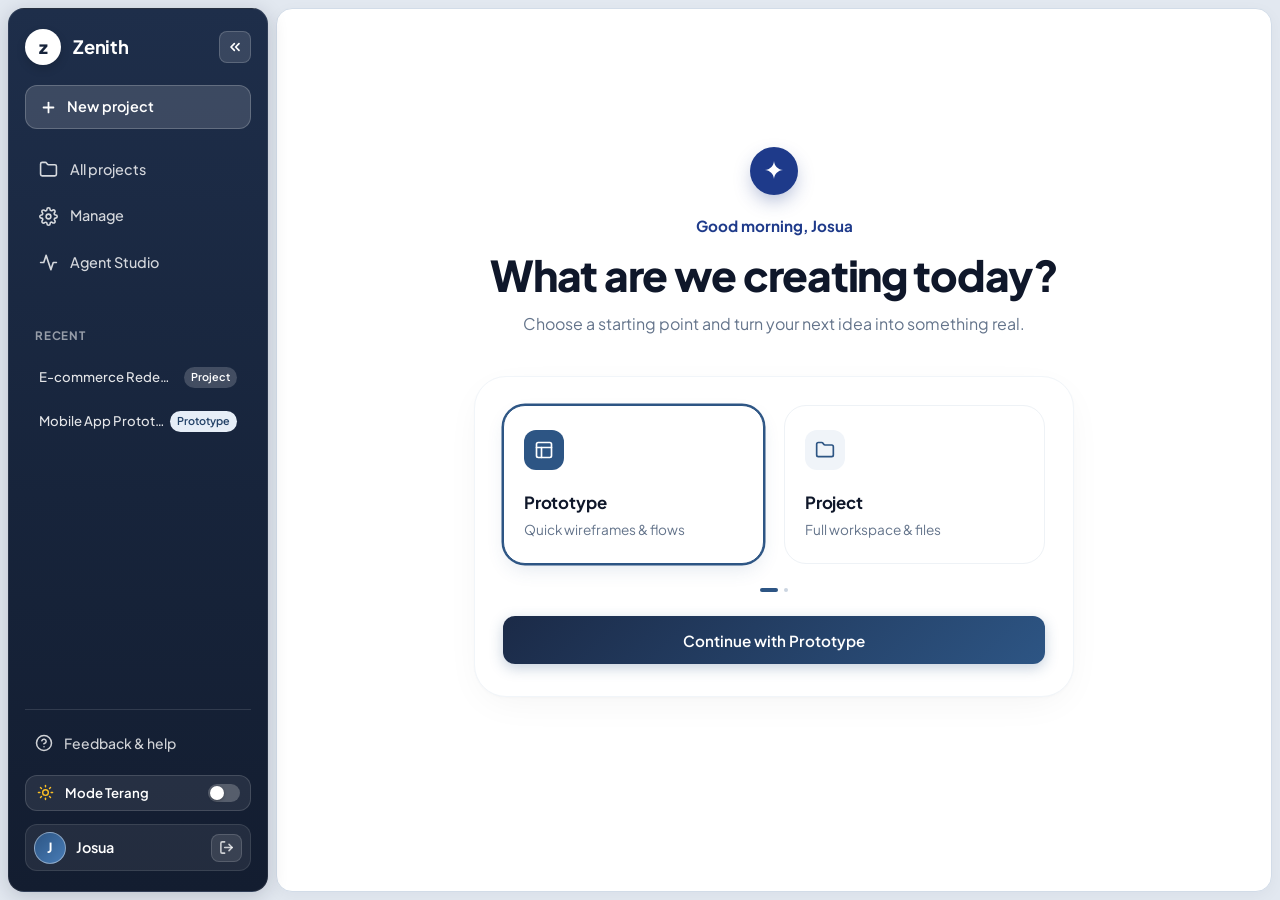
<file: dashboard.html>
<!DOCTYPE html>
<html lang="en">

<head>
  <meta charset="UTF-8" />
  <meta name="viewport" content="width=device-width, initial-scale=1.0" />
  <title>Zenith — What are we creating today?</title>
  <meta name="description"
    content="Zenith AI Workspace - Choose a starting point and turn your next idea into something real." />

  <!-- CSS Stylesheets -->
  <link rel="stylesheet" href="css/tokens.css?v=3" />
  <link rel="stylesheet" href="css/base.css?v=3" />
  <link rel="stylesheet" href="css/sidebar.css?v=3" />
  <link rel="stylesheet" href="css/dashboard.css?v=3" />
  <link rel="stylesheet" href="css/modal.css?v=142" />
  <!-- Early Theme Mode Loader (Prevents White Flash) -->
  <script>
    (function () {
      try {
        var pref = localStorage.getItem('zenith_theme_preference') || 'system';
        var theme = pref;
        if (pref === 'system') {
          theme = window.matchMedia('(prefers-color-scheme: dark)').matches ? 'dark' : 'light';
        }
        document.documentElement.setAttribute('data-theme', theme);
        document.documentElement.setAttribute('data-theme-preference', pref);
      } catch (e) { }
    })();
  </script>
</head>

<body>
  <div class="app-container">
    <!-- ==========================================
         UNIFIED ROYAL BLUE GLOBAL SIDEBAR
         ========================================== -->
    <aside class="global-sidebar-root" id="globalSidebarRoot" aria-label="Global Navigation">
      <div class="global-sb-top">
        <!-- Brand Header & Top Collapse Toggle -->
        <div class="global-sb-header">
          <a href="dashboard.html" class="global-sb-brand" id="brandHeader" title="Zenith Home">
            <div class="global-sb-avatar">z</div>
            <span class="global-sb-title">Zenith</span>
          </a>

          <!-- Top Collapse Toggle Button -->
          <button type="button" class="global-sb-collapse-btn" id="btnToggleGlobalTop" title="Collapse to Icons">
            <svg xmlns="http://www.w3.org/2000/svg" width="16" height="16" viewBox="0 0 24 24" fill="none"
              stroke="currentColor" stroke-width="2.5" stroke-linecap="round" stroke-linejoin="round">
              <polyline points="11 17 6 12 11 7" />
              <polyline points="18 17 13 12 18 7" />
            </svg>
          </button>
        </div>

        <!-- + New Project Button -->
        <a href="dashboard.html" class="global-sb-new-btn active" id="btnNewProject" title="New project">
          <svg xmlns="http://www.w3.org/2000/svg" width="17" height="17" viewBox="0 0 24 24" fill="none"
            stroke="currentColor" stroke-width="2.5" stroke-linecap="round" stroke-linejoin="round">
            <line x1="12" y1="5" x2="12" y2="19" />
            <line x1="5" y1="12" x2="19" y2="12" />
          </svg>
          <span>New project</span>
        </a>

        <!-- Main Navigation Links -->
        <nav class="global-sb-nav" aria-label="Global menus">
          <!-- All Projects -->
          <a href="all-projects.html" class="global-sb-nav-item" id="navAllProjects" title="All projects">
            <svg xmlns="http://www.w3.org/2000/svg" width="19" height="19" viewBox="0 0 24 24" fill="none"
              stroke="currentColor" stroke-width="2" stroke-linecap="round" stroke-linejoin="round">
              <path
                d="M4 20h16a2 2 0 0 0 2-2V8a2 2 0 0 0-2-2h-7.93a2 2 0 0 1-1.66-.9l-.82-1.2A2 2 0 0 0 7.93 3H4a2 2 0 0 0-2 2v13c0 1.1.9 2 2 2Z" />
            </svg>
            <span>All projects</span>
          </a>

          <!-- Manage -->
          <a href="#manage" class="global-sb-nav-item" id="navManage" title="Manage">
            <svg xmlns="http://www.w3.org/2000/svg" width="19" height="19" viewBox="0 0 24 24" fill="none"
              stroke="currentColor" stroke-width="2" stroke-linecap="round" stroke-linejoin="round">
              <circle cx="12" cy="12" r="3" />
              <path
                d="M19.4 15a1.65 1.65 0 0 0 .33 1.82l.06.06a2 2 0 0 1 0 2.83 2 2 0 0 1-2.83 0l-.06-.06a1.65 1.65 0 0 0-1.82-.33 1.65 1.65 0 0 0-1 1.51V21a2 2 0 0 1-2 2 2 2 0 0 1-2-2v-.09A1.65 1.65 0 0 0 9 19.4a1.65 1.65 0 0 0-1.82.33l-.06.06a2 2 0 0 1-2.83 0 2 2 0 0 1 0-2.83l.06-.06a1.65 1.65 0 0 0 .33-1.82 1.65 1.65 0 0 0-1.51-1H3a2 2 0 0 1-2-2 2 2 0 0 1 2-2h.09A1.65 1.65 0 0 0 4.6 9a1.65 1.65 0 0 0-.33-1.82l-.06-.06a2 2 0 0 1 0-2.83 2 2 0 0 1 2.83 0l.06.06a1.65 1.65 0 0 0 1.82.33H9a1.65 1.65 0 0 0 1-1.51V3a2 2 0 0 1 2-2 2 2 0 0 1 2 2v.09a1.65 1.65 0 0 0 1 1.51 1.65 1.65 0 0 0 1.82-.33l.06-.06a2 2 0 0 1 2.83 0 2 2 0 0 1 0 2.83l-.06.06a1.65 1.65 0 0 0-.33 1.82V9a1.65 1.65 0 0 0 1.51 1H21a2 2 0 0 1 2 2 2 2 0 0 1-2 2h-.09a1.65 1.65 0 0 0-1.51 1z" />
            </svg>
            <span>Manage</span>
          </a>

          <!-- Agent Studio -->
          <a href="agent-studio.html" class="global-sb-nav-item" id="navAgentStudio" title="Agent Studio">
            <svg xmlns="http://www.w3.org/2000/svg" width="19" height="19" viewBox="0 0 24 24" fill="none"
              stroke="currentColor" stroke-width="2" stroke-linecap="round" stroke-linejoin="round">
              <path d="M22 12h-4l-3 9L9 3l-3 9H2" />
            </svg>
            <span>Agent Studio</span>
          </a>
        </nav>

        <!-- Recent Projects/Prototypes Section -->
        <div class="global-sb-recent-section">
          <div class="global-sb-section-title">RECENT</div>
          <div class="global-sb-nav">
            <a href="workspace.html" class="global-sb-recent-item" id="recentItem1" title="E-commerce Redesign">
              <span class="global-sb-recent-name">E-commerce Redesign</span>
              <span class="global-sb-recent-badge sb-badge-project">Project</span>
            </a>
            <a href="workspace.html" class="global-sb-recent-item" id="recentItem2" title="Mobile App Prototype">
              <span class="global-sb-recent-name">Mobile App Prototy...</span>
              <span class="global-sb-recent-badge sb-badge-prototype">Prototype</span>
            </a>
          </div>
        </div>
      </div>

      <!-- Bottom Sidebar Items -->
      <div class="global-sb-bottom">
        <a href="#help" class="global-sb-feedback-link" id="feedbackLink" title="Feedback & help">
          <svg xmlns="http://www.w3.org/2000/svg" width="18" height="18" viewBox="0 0 24 24" fill="none"
            stroke="currentColor" stroke-width="2" stroke-linecap="round" stroke-linejoin="round">
            <circle cx="12" cy="12" r="10" />
            <path d="M9.09 9a3 3 0 0 1 5.83 1c0 2-3 3-3 3" />
            <path d="M12 17h.01" />
          </svg>
          <span>Feedback &amp; help</span>
        </a>

        <!-- Direct 1-Click Global Theme Toggle Switch -->
        <button type="button" class="global-sb-theme-btn" id="btnGlobalThemeToggle"
          title="Beralih ke Mode Gelap / Terang" aria-label="Toggle Dark / Light Mode">
          <span class="theme-btn-icon" id="themeActiveIcon">
            <svg xmlns="http://www.w3.org/2000/svg" width="17" height="17" viewBox="0 0 24 24" fill="none"
              stroke="currentColor" stroke-width="2" stroke-linecap="round" stroke-linejoin="round">
              <circle cx="12" cy="12" r="4" />
              <path d="M12 2v2" />
              <path d="M12 20v2" />
              <path d="m4.93 4.93 1.41 1.41" />
              <path d="m17.66 17.66 1.41 1.41" />
              <path d="M2 12h2" />
              <path d="M20 12h2" />
              <path d="m6.34 17.66-1.41 1.41" />
              <path d="m19.07 4.93-1.41 1.41" />
            </svg>
          </span>
          <span class="theme-btn-label" id="themeActiveLabel">Mode Terang</span>
          <span class="theme-switch-pill" id="themeSwitchPill">
            <span class="theme-switch-thumb"></span>
          </span>
        </button>

        <div class="global-sb-profile-row">
          <a href="login.html" class="global-sb-profile-info" title="User Profile: Josua">
            <div class="global-sb-user-avatar">J</div>
            <span class="global-sb-user-name">Josua</span>
          </a>
          <a href="login.html" class="global-sb-logout-btn" id="logoutBtn" aria-label="Log out" title="Log out">
            <svg xmlns="http://www.w3.org/2000/svg" width="15" height="15" viewBox="0 0 24 24" fill="none"
              stroke="currentColor" stroke-width="2.5" stroke-linecap="round" stroke-linejoin="round">
              <path d="M9 21H5a2 2 0 0 1-2-2V5a2 2 0 0 1 2-2h4" />
              <polyline points="16 17 21 12 16 7" />
              <line x1="21" y1="12" x2="9" y2="12" />
            </svg>
          </a>
        </div>
      </div>
    </aside>

    <!-- ==========================================
         MAIN VIEWPORT AREA (CENTER)
         ========================================== -->
    <main class="main-viewport">


      <!-- Center Creation Wizard Card -->
      <div class="center-content-container">
        <!-- Sparkle Star Icon Hero Badge -->
        <div class="sparkle-hero-badge" aria-hidden="true">
          <svg viewBox="0 0 24 24" fill="none" xmlns="http://www.w3.org/2000/svg">
            <path
              d="M12 2C12.3 6.8 16.2 10.7 21 11C16.2 11.3 12.3 15.2 12 20C11.7 15.2 7.8 11.3 3 11C7.8 10.7 11.7 6.8 12 2Z"
              fill="currentColor" />
          </svg>
        </div>

        <p class="hero-greeting">Good morning, Josua</p>
        <h1 class="hero-main-title">What are we creating today?</h1>
        <p class="hero-subtitle">Choose a starting point and turn your next idea into something real.</p>

        <!-- Selection Card Box -->
        <div class="creation-card-wrapper">
          <div class="options-grid" role="radiogroup" aria-label="Creation options">
            <!-- Option 1: Prototype (Active by default) -->
            <div class="option-card active" id="optionPrototype" role="radio" aria-checked="true" tabindex="0">
              <div class="option-icon-badge">
                <svg xmlns="http://www.w3.org/2000/svg" width="20" height="20" viewBox="0 0 24 24" fill="none"
                  stroke="currentColor" stroke-width="2" stroke-linecap="round" stroke-linejoin="round">
                  <rect width="18" height="18" x="3" y="3" rx="2" />
                  <path d="M3 9h18" />
                  <path d="M9 21V9" />
                </svg>
              </div>
              <h2 class="option-title">Prototype</h2>
              <p class="option-desc">Quick wireframes &amp; flows</p>
            </div>

            <!-- Option 2: Project -->
            <div class="option-card" id="optionProject" role="radio" aria-checked="false" tabindex="0">
              <div class="option-icon-badge">
                <svg xmlns="http://www.w3.org/2000/svg" width="20" height="20" viewBox="0 0 24 24" fill="none"
                  stroke="currentColor" stroke-width="2" stroke-linecap="round" stroke-linejoin="round">
                  <path
                    d="M4 20h16a2 2 0 0 0 2-2V8a2 2 0 0 0-2-2h-7.93a2 2 0 0 1-1.66-.9l-.82-1.2A2 2 0 0 0 7.93 3H4a2 2 0 0 0-2 2v13c0 1.1.9 2 2 2Z" />
                </svg>
              </div>
              <h2 class="option-title">Project</h2>
              <p class="option-desc">Full workspace &amp; files</p>
            </div>
          </div>

          <!-- Indicator Pagination Bar -->
          <div class="options-dots-indicator" aria-hidden="true">
            <span class="indicator-item active" id="indicator1"></span>
            <span class="indicator-item" id="indicator2"></span>
          </div>

          <!-- Main CTA Continue Button -->
          <button type="button" class="btn-continue-cta" id="btnContinue">
            Continue with Prototype
          </button>
        </div>

        <!-- Footnote hint -->
        <div class="change-anytime-hint">
        </div>
      </div>
    </main>
  </div>

  <!-- ==========================================
       MANAGE LARGE POP-UP MODAL
       ========================================== -->
  <div class="zenith-modal-backdrop" id="manageModalBackdrop" role="dialog" aria-modal="true"
    aria-labelledby="manageModalTitle">
    <div class="zenith-modal-window">
      <!-- Modal Header Bar -->
      <div class="modal-header-bar">
        <h2 class="modal-header-title" id="manageModalTitle">Manage</h2>
        <button type="button" class="modal-close-btn" id="btnManageModalClose" aria-label="Close modal">
          <svg xmlns="http://www.w3.org/2000/svg" width="18" height="18" viewBox="0 0 24 24" fill="none"
            stroke="currentColor" stroke-width="2.5" stroke-linecap="round" stroke-linejoin="round">
            <line x1="18" y1="6" x2="6" y2="18" />
            <line x1="6" y1="6" x2="18" y2="18" />
          </svg>
        </button>
      </div>

      <!-- Modal Body Layout -->
      <div class="modal-body-layout">
        <!-- Inner Sidebar -->
        <aside class="modal-inner-sidebar" aria-label="Manage sections">
          <button type="button" class="modal-nav-item active" data-tab="monitoring">
            <svg xmlns="http://www.w3.org/2000/svg" width="18" height="18" viewBox="0 0 24 24" fill="none"
              stroke="currentColor" stroke-width="2" stroke-linecap="round" stroke-linejoin="round">
              <path d="M3 3v18h18" />
              <path d="m19 9-5 5-4-4-3 3" />
            </svg>
            <span>Monitoring</span>
          </button>

          <button type="button" class="modal-nav-item" data-tab="sessions">
            <svg xmlns="http://www.w3.org/2000/svg" width="18" height="18" viewBox="0 0 24 24" fill="none"
              stroke="currentColor" stroke-width="2" stroke-linecap="round" stroke-linejoin="round">
              <circle cx="12" cy="12" r="10" />
              <polyline points="12 6 12 12 16 14" />
            </svg>
            <span>Sessions</span>
          </button>

          <button type="button" class="modal-nav-item" data-tab="people">
            <svg xmlns="http://www.w3.org/2000/svg" width="18" height="18" viewBox="0 0 24 24" fill="none"
              stroke="currentColor" stroke-width="2" stroke-linecap="round" stroke-linejoin="round">
              <path d="M16 21v-2a4 4 0 0 0-4-4H6a4 4 0 0 0-4 4v2" />
              <circle cx="9" cy="7" r="4" />
              <path d="M22 21v-2a4 4 0 0 0-3-3.87" />
              <path d="M16 3.13a4 4 0 0 1 0 7.75" />
            </svg>
            <span>People</span>
          </button>

          <button type="button" class="modal-nav-item" data-tab="system">
            <svg xmlns="http://www.w3.org/2000/svg" width="18" height="18" viewBox="0 0 24 24" fill="none"
              stroke="currentColor" stroke-width="2" stroke-linecap="round" stroke-linejoin="round">
              <path
                d="M12.22 2h-.44a2 2 0 0 0-2 2v.18a2 2 0 0 1-1 1.73l-.43.25a2 2 0 0 1-2 0l-.15-.08a2 2 0 0 0-2.73.73l-.22.38a2 2 0 0 0 .73 2.73l.15.1a2 2 0 0 1 1 1.72v.51a2 2 0 0 1-1 1.74l-.15.09a2 2 0 0 0-.73 2.73l.22.38a2 2 0 0 0 2.73.73l.15-.08a2 2 0 0 1 2 0l.43.25a2 2 0 0 1 1 1.73V20a2 2 0 0 0 2 2h.44a2 2 0 0 0 2-2v-.18a2 2 0 0 1 1-1.73l.43-.25a2 2 0 0 1 2 0l.15.08a2 2 0 0 0 2.73-.73l.22-.39a2 2 0 0 0-.73-2.73l-.15-.08a2 2 0 0 1-1-1.74v-.5a2 2 0 0 1 1-1.74l.15-.09a2 2 0 0 0 .73-2.73l-.22-.38a2 2 0 0 0-2.73-.73l-.15.08a2 2 0 0 1-2 0l-.43-.25a2 2 0 0 1-1-1.73V4a2 2 0 0 0-2-2z" />
              <circle cx="12" cy="12" r="3" />
            </svg>
            <span>System</span>
          </button>

          <button type="button" class="modal-nav-item" data-tab="myfiles">
            <svg xmlns="http://www.w3.org/2000/svg" width="18" height="18" viewBox="0 0 24 24" fill="none"
              stroke="currentColor" stroke-width="2" stroke-linecap="round" stroke-linejoin="round">
              <path
                d="M4 20h16a2 2 0 0 0 2-2V8a2 2 0 0 0-2-2h-7.93a2 2 0 0 1-1.66-.9l-.82-1.2A2 2 0 0 0 7.93 3H4a2 2 0 0 0-2 2v13c0 1.1.9 2 2 2Z" />
            </svg>
            <span>My Files</span>
          </button>
        </aside>

        <!-- Content Panes -->
        <main class="modal-content-pane">
          <!-- Pane 1: Monitoring -->
          <div class="modal-pane-section active" id="pane-monitoring">
            <h1 class="section-main-heading">Monitoring</h1>
            <p class="section-sub-desc">Every project on this install, across all accounts.</p>

            <!-- Metrics Grid -->
            <div class="manage-metrics-grid"
              style="display: grid; grid-template-columns: repeat(4, 1fr); gap: 16px; margin-bottom: 24px;">
              <div class="metric-stat-card"
                style="background: #fff; padding: 20px; border-radius: 8px; border: 1px solid #e2e8f0; box-shadow: 0 1px 2px rgba(0,0,0,0.05);">
                <span class="metric-card-label"
                  style="font-size: 13px; color: #64748b; font-weight: 500; display: block; margin-bottom: 8px;">Projects</span>
                <div class="metric-card-value"
                  style="font-size: 28px; font-weight: 700; color: #0f172a; margin-bottom: 4px;">13</div>
                <span class="metric-card-subinfo" style="font-size: 13px; color: #64748b;">13 active</span>
              </div>

              <div class="metric-stat-card"
                style="background: #fff; padding: 20px; border-radius: 8px; border: 1px solid #e2e8f0; box-shadow: 0 1px 2px rgba(0,0,0,0.05);">
                <span class="metric-card-label"
                  style="font-size: 13px; color: #64748b; font-weight: 500; display: block; margin-bottom: 8px;">Sessions</span>
                <div class="metric-card-value"
                  style="font-size: 28px; font-weight: 700; color: #0f172a; margin-bottom: 4px;">30</div>
                <span class="metric-card-subinfo" style="font-size: 13px; color: #64748b;">33,350 messages</span>
              </div>

              <div class="metric-stat-card"
                style="background: #fff; padding: 20px; border-radius: 8px; border: 1px solid #e2e8f0; box-shadow: 0 1px 2px rgba(0,0,0,0.05);">
                <span class="metric-card-label"
                  style="font-size: 13px; color: #64748b; font-weight: 500; display: block; margin-bottom: 8px;">Tokens</span>
                <div class="metric-card-value"
                  style="font-size: 28px; font-weight: 700; color: #0f172a; margin-bottom: 4px;">63.2M</div>
                <span class="metric-card-subinfo" style="font-size: 13px; color: #64748b;">93.1K in · 63.1M out</span>
              </div>

              <div class="metric-stat-card"
                style="background: #fff; padding: 20px; border-radius: 8px; border: 1px solid #e2e8f0; box-shadow: 0 1px 2px rgba(0,0,0,0.05);">
                <span class="metric-card-label"
                  style="font-size: 13px; color: #64748b; font-weight: 500; display: block; margin-bottom: 8px;">Commits</span>
                <div class="metric-card-value"
                  style="font-size: 28px; font-weight: 700; color: #0f172a; margin-bottom: 4px;">297</div>
                <span class="metric-card-subinfo" style="font-size: 13px; color: #64748b;">+208.6K / -18.7K</span>
              </div>
            </div>

            <!-- Credits Notice -->
            <p class="credit-notice-text" style="font-size: 13px; color: #64748b; margin-bottom: 32px;">
              Subscription usage at 9/15/2026, 4:37:10 PM: 7.00000000000001% of the 5-hour window, 18% of the 7-day
              window · Opus 5
            </p>

            <!-- Token Spend Bar Chart Card -->
            <div class="token-chart-card"
              style="background: #fff; padding: 24px; border-radius: 8px; border: 1px solid #e2e8f0; margin-bottom: 40px; box-shadow: 0 1px 2px rgba(0,0,0,0.05);">
              <h3 class="chart-card-title"
                style="font-size: 14px; font-weight: 600; color: #0f172a; margin-bottom: 24px;">Token spend — last 30
                days</h3>
              <div class="bars-graph-container"
                style="display: flex; align-items: flex-end; gap: 4px; height: 120px; margin-bottom: 8px; border-bottom: 1px solid #e2e8f0;">
                <div class="chart-bar-item"
                  style="height: 2%; background: #64748b; flex: 1; border-radius: 2px 2px 0 0;"></div>
                <div class="chart-bar-item"
                  style="height: 3%; background: #64748b; flex: 1; border-radius: 2px 2px 0 0;"></div>
                <div class="chart-bar-item"
                  style="height: 2%; background: #64748b; flex: 1; border-radius: 2px 2px 0 0;"></div>
                <div class="chart-bar-item"
                  style="height: 15%; background: #64748b; flex: 1; border-radius: 2px 2px 0 0;"></div>
                <div class="chart-bar-item"
                  style="height: 3%; background: #64748b; flex: 1; border-radius: 2px 2px 0 0;"></div>
                <div class="chart-bar-item"
                  style="height: 2%; background: #64748b; flex: 1; border-radius: 2px 2px 0 0;"></div>
                <div class="chart-bar-item"
                  style="height: 2%; background: #64748b; flex: 1; border-radius: 2px 2px 0 0;"></div>
                <div class="chart-bar-item"
                  style="height: 2%; background: #64748b; flex: 1; border-radius: 2px 2px 0 0;"></div>
                <div class="chart-bar-item"
                  style="height: 100%; background: #64748b; flex: 1; border-radius: 2px 2px 0 0;"></div>
                <div class="chart-bar-item"
                  style="height: 12%; background: #64748b; flex: 1; border-radius: 2px 2px 0 0;"></div>
                <div class="chart-bar-item"
                  style="height: 2%; background: #64748b; flex: 1; border-radius: 2px 2px 0 0;"></div>
                <div class="chart-bar-item"
                  style="height: 15%; background: #64748b; flex: 1; border-radius: 2px 2px 0 0;"></div>
              </div>
            </div>

            <!-- Projects Table -->
            <div class="modal-projects-section" style="margin-bottom: 40px;">
              <h2 class="modal-section-subtitle"
                style="font-size: 16px; font-weight: 600; color: #0f172a; margin-bottom: 4px;">Projects</h2>
              <p style="font-size: 13px; color: #64748b; margin-bottom: 16px;">Delivery position, spend, and lifecycle.
              </p>
              <div class="modal-mini-table-card"
                style="background: #fff; border: 1px solid #e2e8f0; border-radius: 8px; overflow: hidden;">
                <table class="modal-mini-table"
                  style="width: 100%; border-collapse: collapse; text-align: left; font-size: 13px;">
                  <thead style="background: #f8fafc; border-bottom: 1px solid #e2e8f0;">
                    <tr>
                      <th style="padding: 12px 16px; font-weight: 500; color: #64748b;">Project</th>
                      <th style="padding: 12px 16px; font-weight: 500; color: #64748b;">Owner</th>
                      <th style="padding: 12px 16px; font-weight: 500; color: #64748b;">Phase</th>
                      <th style="padding: 12px 16px; font-weight: 500; color: #64748b;">Sprints</th>
                      <th style="padding: 12px 16px; font-weight: 500; color: #64748b;">Tasks</th>
                      <th style="padding: 12px 16px; font-weight: 500; color: #64748b; text-align: right;">Tokens</th>
                      <th style="padding: 12px 16px; font-weight: 500; color: #64748b;">Last active</th>
                      <th style="padding: 12px 16px;"></th>
                    </tr>
                  </thead>
                  <tbody>
                    <tr style="border-bottom: 1px solid #f1f5f9;">
                      <td style="padding: 12px 16px; font-weight: 600; color: #0f172a;">AMCIP</td>
                      <td style="padding: 12px 16px; color: #475569;">@jensri</td>
                      <td style="padding: 12px 16px; color: #475569;">3 Development <span
                          style="color:#94a3b8;">(in_progress)</span></td>
                      <td style="padding: 12px 16px; color: #475569;">0/6</td>
                      <td style="padding: 12px 16px; color: #475569;">415/633</td>
                      <td style="padding: 12px 16px; color: #475569; text-align: right;">49M</td>
                      <td style="padding: 12px 16px; color: #94a3b8;">9/15/2026, 4:37:15 PM</td>
                      <td style="padding: 12px 16px; text-align: right; color: #94a3b8;">
                        <span style="cursor:pointer; margin-right:8px;">🗑️</span>
                        <span style="cursor:pointer;">❌</span>
                      </td>
                    </tr>
                    <tr style="border-bottom: 1px solid #f1f5f9;">
                      <td style="padding: 12px 16px; font-weight: 600; color: #0f172a;">ERP</td>
                      <td style="padding: 12px 16px; color: #475569;">@angelita</td>
                      <td style="padding: 12px 16px; color: #475569;">3 Development <span
                          style="color:#94a3b8;">(in_progress)</span></td>
                      <td style="padding: 12px 16px; color: #475569;">0/8</td>
                      <td style="padding: 12px 16px; color: #475569;">43/248</td>
                      <td style="padding: 12px 16px; color: #475569; text-align: right;">12M</td>
                      <td style="padding: 12px 16px; color: #94a3b8;">9/13/2026, 10:53:40 PM</td>
                      <td style="padding: 12px 16px; text-align: right; color: #94a3b8;">
                        <span style="cursor:pointer; margin-right:8px;">🗑️</span>
                        <span style="cursor:pointer;">❌</span>
                      </td>
                    </tr>
                    <tr style="border-bottom: 1px solid #f1f5f9;">
                      <td style="padding: 12px 16px; font-weight: 600; color: #0f172a;">zenith test</td>
                      <td style="padding: 12px 16px; color: #475569;">@johanes</td>
                      <td style="padding: 12px 16px; color: #94a3b8;">—</td>
                      <td style="padding: 12px 16px; color: #475569;">0/0</td>
                      <td style="padding: 12px 16px; color: #475569;">0/0</td>
                      <td style="padding: 12px 16px; color: #475569; text-align: right;">196.9K</td>
                      <td style="padding: 12px 16px; color: #94a3b8;">9/7/2026, 6:37:10 PM</td>
                      <td style="padding: 12px 16px; text-align: right; color: #94a3b8;">
                        <span style="cursor:pointer; margin-right:8px;">🗑️</span>
                        <span style="cursor:pointer;">❌</span>
                      </td>
                    </tr>
                  </tbody>
                </table>
              </div>
            </div>

            <!-- Code output Table -->
            <div class="modal-projects-section" style="margin-bottom: 40px;">
              <h2 class="modal-section-subtitle"
                style="font-size: 16px; font-weight: 600; color: #0f172a; margin-bottom: 4px;">Code output</h2>
              <p style="font-size: 13px; color: #64748b; margin-bottom: 16px;">Commits by author. Platform-identity
                commits are the scaffolding the daemon writes.</p>
              <div class="modal-mini-table-card"
                style="background: #fff; border: 1px solid #e2e8f0; border-radius: 8px; overflow: hidden;">
                <table class="modal-mini-table"
                  style="width: 100%; border-collapse: collapse; text-align: left; font-size: 13px;">
                  <thead style="background: #f8fafc; border-bottom: 1px solid #e2e8f0;">
                    <tr>
                      <th style="padding: 12px 16px; font-weight: 500; color: #64748b;">Author</th>
                      <th style="padding: 12px 16px; font-weight: 500; color: #64748b; text-align: right;">Commits</th>
                      <th style="padding: 12px 16px; font-weight: 500; color: #64748b; text-align: right;">Added</th>
                      <th style="padding: 12px 16px; font-weight: 500; color: #64748b; text-align: right;">Removed</th>
                    </tr>
                  </thead>
                  <tbody>
                    <tr style="border-bottom: 1px solid #f1f5f9;">
                      <td style="padding: 12px 16px;"><span style="color: #0f172a; font-weight: 500;">AMCIP
                          backend-engineer</span> <span style="color:#94a3b8;">angelita@inaai.ai</span></td>
                      <td style="padding: 12px 16px; text-align: right; color: #475569;">125</td>
                      <td style="padding: 12px 16px; text-align: right; color: #10b981;">+131,466</td>
                      <td style="padding: 12px 16px; text-align: right; color: #ef4444;">-13,733</td>
                    </tr>
                    <tr style="border-bottom: 1px solid #f1f5f9;">
                      <td style="padding: 12px 16px;"><span style="color: #0f172a; font-weight: 500;">Agent
                          Platform</span> <span style="color:#94a3b8;">platform@agent-platform.local</span> <span
                          style="background: #f1f5f9; padding: 2px 6px; border-radius: 4px; font-size: 11px; margin-left: 4px;">platform</span>
                      </td>
                      <td style="padding: 12px 16px; text-align: right; color: #475569;">99</td>
                      <td style="padding: 12px 16px; text-align: right; color: #10b981;">+15,021</td>
                      <td style="padding: 12px 16px; text-align: right; color: #ef4444;">-3,788</td>
                    </tr>
                    <tr style="border-bottom: 1px solid #f1f5f9;">
                      <td style="padding: 12px 16px;"><span style="color: #0f172a; font-weight: 500;">angelita</span>
                        <span style="color:#94a3b8;">angelita@inaai.ai</span></td>
                      <td style="padding: 12px 16px; text-align: right; color: #475569;">61</td>
                      <td style="padding: 12px 16px; text-align: right; color: #10b981;">+40,102</td>
                      <td style="padding: 12px 16px; text-align: right; color: #ef4444;">-1,165</td>
                    </tr>
                    <tr>
                      <td style="padding: 12px 16px;"><span style="color: #0f172a; font-weight: 500;">Agent
                          Platform</span> <span style="color:#94a3b8;">scaffold@agent-platform.local</span> <span
                          style="background: #f1f5f9; padding: 2px 6px; border-radius: 4px; font-size: 11px; margin-left: 4px;">platform</span>
                      </td>
                      <td style="padding: 12px 16px; text-align: right; color: #475569;">12</td>
                      <td style="padding: 12px 16px; text-align: right; color: #10b981;">+21,988</td>
                      <td style="padding: 12px 16px; text-align: right; color: #ef4444;">-0</td>
                    </tr>
                  </tbody>
                </table>
              </div>
            </div>

            <!-- Accounts Table -->
            <div class="modal-projects-section">
              <h2 class="modal-section-subtitle"
                style="font-size: 16px; font-weight: 600; color: #0f172a; margin-bottom: 4px;">Accounts</h2>
              <p style="font-size: 13px; color: #64748b; margin-bottom: 16px;">Members only ever see the projects they
                created; admins see everything.</p>
              <div class="modal-mini-table-card"
                style="background: #fff; border: 1px solid #e2e8f0; border-radius: 8px; overflow: hidden;">
                <table class="modal-mini-table"
                  style="width: 100%; border-collapse: collapse; text-align: left; font-size: 13px;">
                  <thead style="background: #f8fafc; border-bottom: 1px solid #e2e8f0;">
                    <tr>
                      <th style="padding: 12px 16px; font-weight: 500; color: #64748b;">User</th>
                      <th style="padding: 12px 16px; font-weight: 500; color: #64748b;">Role</th>
                      <th style="padding: 12px 16px; font-weight: 500; color: #64748b; text-align: center;">Projects
                      </th>
                      <th style="padding: 12px 16px; font-weight: 500; color: #64748b; text-align: center;">Sessions
                      </th>
                      <th style="padding: 12px 16px; font-weight: 500; color: #64748b; text-align: right;">Tokens</th>
                      <th style="padding: 12px 16px; font-weight: 500; color: #64748b;">Last sign-in</th>
                    </tr>
                  </thead>
                  <tbody>
                    <tr style="border-bottom: 1px solid #f1f5f9;">
                      <td style="padding: 12px 16px; font-weight: 600; color: #0f172a;">Charlie <span
                          style="color:#94a3b8; font-weight:400;">@charlie</span></td>
                      <td style="padding: 12px 16px;"><span
                          style="background: #e2e8f0; color: #475569; padding: 2px 8px; border-radius: 4px; font-size: 11px;">admin</span>
                      </td>
                      <td style="padding: 12px 16px; text-align: center; color: #475569;">2</td>
                      <td style="padding: 12px 16px; text-align: center; color: #475569;">4</td>
                      <td style="padding: 12px 16px; text-align: right; color: #475569;">946.4K</td>
                      <td style="padding: 12px 16px; color: #64748b;">9/14/2026, 11:02:02 AM</td>
                    </tr>
                    <tr style="border-bottom: 1px solid #f1f5f9;">
                      <td style="padding: 12px 16px; font-weight: 600; color: #0f172a;">Johanes <span
                          style="color:#94a3b8; font-weight:400;">@johanes</span></td>
                      <td style="padding: 12px 16px;"><span
                          style="background: #e2e8f0; color: #475569; padding: 2px 8px; border-radius: 4px; font-size: 11px;">admin</span>
                      </td>
                      <td style="padding: 12px 16px; text-align: center; color: #475569;">5</td>
                      <td style="padding: 12px 16px; text-align: center; color: #475569;">9</td>
                      <td style="padding: 12px 16px; text-align: right; color: #475569;">890.7K</td>
                      <td style="padding: 12px 16px; color: #64748b;">9/7/2026, 9:39:27 PM</td>
                    </tr>
                    <tr style="border-bottom: 1px solid #f1f5f9;">
                      <td style="padding: 12px 16px; font-weight: 600; color: #0f172a;">Owner <span
                          style="color:#94a3b8; font-weight:400;">@local-owner</span></td>
                      <td style="padding: 12px 16px;"><span
                          style="background: #f1f5f9; border: 1px solid #e2e8f0; color: #64748b; padding: 2px 8px; border-radius: 4px; font-size: 11px;">system</span>
                      </td>
                      <td style="padding: 12px 16px; text-align: center; color: #475569;">1</td>
                      <td style="padding: 12px 16px; text-align: center; color: #475569;">1</td>
                      <td style="padding: 12px 16px; text-align: right; color: #475569;">10</td>
                      <td style="padding: 12px 16px; color: #94a3b8;">—</td>
                    </tr>
                  </tbody>
                </table>
              </div>
            </div>

            <!-- Refresh Text -->
            <p style="font-size: 12px; color: #94a3b8; margin-top: 24px;">Generated 9/15/2026, 4:38:56 PM · refreshes
              every 30s</p>

          </div>
          <!-- Pane 2: Sessions -->
          <div class="modal-pane-section" id="pane-sessions">
            <h1 class="section-main-heading">Sessions</h1>
            <p class="section-sub-desc" style="margin-bottom: 32px;">Every Claude Code session across every project,
              with what it cost.</p>

            <div class="modal-projects-section" style="margin-bottom: 40px;">
              <h2 class="modal-section-subtitle"
                style="font-size: 16px; font-weight: 600; color: #0f172a; margin-bottom: 4px;">Conversation archive</h2>
              <p style="font-size: 13px; color: #64748b; margin-bottom: 16px;">Click a row to read the conversation.
                Sidechains are sub-agent runs.</p>
              <div class="modal-mini-table-card"
                style="background: #fff; border: 1px solid #e2e8f0; border-radius: 8px; overflow: hidden;">
                <table class="modal-mini-table"
                  style="width: 100%; border-collapse: collapse; text-align: left; font-size: 13px;">
                  <thead style="background: #f8fafc; border-bottom: 1px solid #e2e8f0;">
                    <tr>
                      <th style="padding: 12px 16px; font-weight: 500; color: #64748b;">Session</th>
                      <th style="padding: 12px 16px; font-weight: 500; color: #64748b;">Project</th>
                      <th style="padding: 12px 16px; font-weight: 500; color: #64748b;">Ran by</th>
                      <th style="padding: 12px 16px; font-weight: 500; color: #64748b;">Model</th>
                      <th style="padding: 12px 16px; font-weight: 500; color: #64748b; text-align: right;">Messages</th>
                      <th style="padding: 12px 16px; font-weight: 500; color: #64748b; text-align: right;">Tools</th>
                      <th style="padding: 12px 16px; font-weight: 500; color: #64748b; text-align: right;">Tokens</th>
                      <th style="padding: 12px 16px; font-weight: 500; color: #64748b; text-align: right;">Cache<br>read
                      </th>
                      <th style="padding: 12px 16px; font-weight: 500; color: #64748b;">Last active</th>
                    </tr>
                  </thead>
                  <tbody>
                    <tr style="border-bottom: 1px solid #f1f5f9; cursor: pointer;">
                      <td style="padding: 12px 16px; color: #0f172a;">Implementasi frontend Medical Cl...</td>
                      <td style="padding: 12px 16px;"><span style="color:#0f172a;">AMCIP</span> <span
                          style="color: #94a3b8;">@jensri</span></td>
                      <td style="padding: 12px 16px; color: #0f172a;">@jensri</td>
                      <td style="padding: 12px 16px; color: #94a3b8;">claude-opus-5</td>
                      <td style="padding: 12px 16px; text-align: right; color: #0f172a;">5,328</td>
                      <td style="padding: 12px 16px; text-align: right; color: #0f172a;">4,189</td>
                      <td style="padding: 12px 16px; text-align: right; color: #0f172a;">6.3M</td>
                      <td style="padding: 12px 16px; text-align: right; color: #94a3b8;">3.4B</td>
                      <td style="padding: 12px 16px; color: #94a3b8; line-height: 1.4;">9/15/2026, 4:57:23<br>PM</td>
                    </tr>
                    <tr style="border-bottom: 1px solid #f1f5f9; cursor: pointer;">
                      <td style="padding: 12px 16px; color: #0f172a;">UI design review</td>
                      <td style="padding: 12px 16px;"><span style="color:#0f172a;">AMCIP</span> <span
                          style="color: #94a3b8;">@jensri</span></td>
                      <td style="padding: 12px 16px; color: #0f172a;">@jensri</td>
                      <td style="padding: 12px 16px; color: #94a3b8;">claude-opus-5</td>
                      <td style="padding: 12px 16px; text-align: right; color: #0f172a;">2</td>
                      <td style="padding: 12px 16px; text-align: right; color: #0f172a;">0</td>
                      <td style="padding: 12px 16px; text-align: right; color: #0f172a;">1.3K</td>
                      <td style="padding: 12px 16px; text-align: right; color: #94a3b8;">0</td>
                      <td style="padding: 12px 16px; color: #94a3b8; line-height: 1.4;">9/14/2026, 6:59:55<br>PM</td>
                    </tr>
                    <tr style="border-bottom: 1px solid #f1f5f9; cursor: pointer;">
                      <td style="padding: 12px 16px; color: #0f172a;">Backend ERP PAD Fase 3 Sprint 2</td>
                      <td style="padding: 12px 16px;"><span style="color:#0f172a;">ERP</span> <span
                          style="color: #94a3b8;">@angelita</span></td>
                      <td style="padding: 12px 16px; color: #0f172a;">@angelita</td>
                      <td style="padding: 12px 16px; color: #94a3b8;">claude-opus-<br>4-8</td>
                      <td style="padding: 12px 16px; text-align: right; color: #0f172a;">3,024</td>
                      <td style="padding: 12px 16px; text-align: right; color: #0f172a;">1,649</td>
                      <td style="padding: 12px 16px; text-align: right; color: #0f172a;">6.3M</td>
                      <td style="padding: 12px 16px; text-align: right; color: #94a3b8;">2B</td>
                      <td style="padding: 12px 16px; color: #94a3b8; line-height: 1.4;">9/13/2026, 10:53:40<br>PM</td>
                    </tr>
                    <tr style="border-bottom: 1px solid #f1f5f9; cursor: pointer;">
                      <td style="padding: 12px 16px; color: #0f172a;">extract-rules-from-emp-docs</td>
                      <td style="padding: 12px 16px;"><span style="color:#0f172a;">AMCIP</span> <span
                          style="color: #94a3b8;">@jensri</span></td>
                      <td style="padding: 12px 16px; color: #0f172a;">@jensri</td>
                      <td style="padding: 12px 16px; color: #94a3b8;">claude-opus-<br>4-8</td>
                      <td style="padding: 12px 16px; text-align: right; color: #0f172a;">16,732</td>
                      <td style="padding: 12px 16px; text-align: right; color: #0f172a;">9,570</td>
                      <td style="padding: 12px 16px; text-align: right; color: #0f172a;">33.5M</td>
                      <td style="padding: 12px 16px; text-align: right; color: #94a3b8;">11.7B</td>
                      <td style="padding: 12px 16px; color: #94a3b8; line-height: 1.4;">9/10/2026, 5:49:20<br>AM</td>
                    </tr>
                    <tr style="border-bottom: 1px solid #f1f5f9; cursor: pointer;">
                      <td style="padding: 12px 16px; color: #0f172a;">Landing page</td>
                      <td style="padding: 12px 16px;"><span style="color:#0f172a;">zenith test</span> <span
                          style="color: #94a3b8;">@johanes</span></td>
                      <td style="padding: 12px 16px; color: #0f172a;">@johanes</td>
                      <td style="padding: 12px 16px; color: #94a3b8;">claude-opus-5</td>
                      <td style="padding: 12px 16px; text-align: right; color: #0f172a;">40</td>
                      <td style="padding: 12px 16px; text-align: right; color: #0f172a;">31</td>
                      <td style="padding: 12px 16px; text-align: right; color: #0f172a;">65K</td>
                      <td style="padding: 12px 16px; text-align: right; color: #94a3b8;">3.5M</td>
                      <td style="padding: 12px 16px; color: #94a3b8; line-height: 1.4;">9/7/2026, 6:37:10<br>PM</td>
                    </tr>
                    <tr style="border-bottom: 1px solid #f1f5f9; cursor: pointer;">
                      <td style="padding: 12px 16px; color: #0f172a;">Halaman login</td>
                      <td style="padding: 12px 16px;"><span style="color:#0f172a;">test</span> <span
                          style="color: #94a3b8;">@johanes</span></td>
                      <td style="padding: 12px 16px; color: #0f172a;">@johanes</td>
                      <td style="padding: 12px 16px; color: #94a3b8;">claude-opus-5</td>
                      <td style="padding: 12px 16px; text-align: right; color: #0f172a;">56</td>
                      <td style="padding: 12px 16px; text-align: right; color: #0f172a;">37</td>
                      <td style="padding: 12px 16px; text-align: right; color: #0f172a;">115.7K</td>
                      <td style="padding: 12px 16px; text-align: right; color: #94a3b8;">5.9M</td>
                      <td style="padding: 12px 16px; color: #94a3b8; line-height: 1.4;">9/4/2026, 11:14:18<br>AM</td>
                    </tr>
                    <tr style="border-bottom: 1px solid #f1f5f9; cursor: pointer;">
                      <td style="padding: 12px 16px; color: #0f172a;">Dashboard for sales</td>
                      <td style="padding: 12px 16px;"><span style="color:#0f172a;">zenith test</span> <span
                          style="color: #94a3b8;">@johanes</span></td>
                      <td style="padding: 12px 16px; color: #0f172a;">@johanes</td>
                      <td style="padding: 12px 16px; color: #94a3b8;">claude-opus-5</td>
                      <td style="padding: 12px 16px; text-align: right; color: #0f172a;">90</td>
                      <td style="padding: 12px 16px; text-align: right; color: #0f172a;">80</td>
                      <td style="padding: 12px 16px; text-align: right; color: #0f172a;">132K</td>
                      <td style="padding: 12px 16px; text-align: right; color: #94a3b8;">11M</td>
                      <td style="padding: 12px 16px; color: #94a3b8; line-height: 1.4;">9/3/2026, 3:26:56<br>PM</td>
                    </tr>
                    <tr style="border-bottom: 1px solid #f1f5f9; cursor: pointer;">
                      <td style="padding: 12px 16px; color: #0f172a;">&lt;local-command-caveat&gt;Caveat: ...</td>
                      <td style="padding: 12px 16px;"><span style="color:#0f172a;">MCU Reviewer</span> <span
                          style="color: #94a3b8;">@charlie</span></td>
                      <td style="padding: 12px 16px; color: #0f172a;">@charlie</td>
                      <td style="padding: 12px 16px; color: #94a3b8;">claude-opus-5</td>
                      <td style="padding: 12px 16px; text-align: right; color: #0f172a;">25</td>
                      <td style="padding: 12px 16px; text-align: right; color: #0f172a;">19</td>
                      <td style="padding: 12px 16px; text-align: right; color: #0f172a;">21.9K</td>
                      <td style="padding: 12px 16px; text-align: right; color: #94a3b8;">2M</td>
                      <td style="padding: 12px 16px; color: #94a3b8; line-height: 1.4;">9/3/2026, 11:46:13<br>AM</td>
                    </tr>
                    <tr style="border-bottom: 1px solid #f1f5f9; cursor: pointer;">
                      <td style="padding: 12px 16px; color: #0f172a;">Halaman login</td>
                      <td style="padding: 12px 16px;"><span style="color:#0f172a;">test</span> <span
                          style="color: #94a3b8;">@johanes</span></td>
                      <td style="padding: 12px 16px; color: #0f172a;">@johanes</td>
                      <td style="padding: 12px 16px; color: #94a3b8;">claude-opus-<br>4-8</td>
                      <td style="padding: 12px 16px; text-align: right; color: #0f172a;">14</td>
                      <td style="padding: 12px 16px; text-align: right; color: #0f172a;">9</td>
                      <td style="padding: 12px 16px; text-align: right; color: #0f172a;">8.3K</td>
                      <td style="padding: 12px 16px; text-align: right; color: #94a3b8;">493.3K</td>
                      <td style="padding: 12px 16px; color: #94a3b8; line-height: 1.4;">9/1/2026, 5:25:21<br>PM</td>
                    </tr>
                    <tr style="border-bottom: 1px solid #f1f5f9; cursor: pointer;">
                      <td style="padding: 12px 16px; color: #0f172a;">extract-rules-from-emp-docs</td>
                      <td style="padding: 12px 16px;"><span style="color:#0f172a;">AMCIP</span> <span
                          style="color: #94a3b8;">@jensri</span></td>
                      <td style="padding: 12px 16px; color: #0f172a;">@jensri</td>
                      <td style="padding: 12px 16px; color: #94a3b8;">claude-opus-<br>4-8</td>
                      <td style="padding: 12px 16px; text-align: right; color: #0f172a;">656</td>
                      <td style="padding: 12px 16px; text-align: right; color: #0f172a;">336</td>
                      <td style="padding: 12px 16px; text-align: right; color: #0f172a;">1.3M</td>
                      <td style="padding: 12px 16px; text-align: right; color: #94a3b8;">321.8M</td>
                      <td style="padding: 12px 16px; color: #94a3b8; line-height: 1.4;">8/31/2026, 2:22:57<br>AM</td>
                    </tr>
                    <tr style="cursor: pointer;">
                      <td style="padding: 12px 16px; color: #0f172a;">Penyusunan PRD ERP Platform PA...</td>
                      <td style="padding: 12px 16px;"><span style="color:#0f172a;">ERP</span> <span
                          style="color: #94a3b8;">@angelita</span></td>
                      <td style="padding: 12px 16px; color: #0f172a;">@angelita</td>
                      <td style="padding: 12px 16px; color: #94a3b8;">claude-opus-<br>4-8</td>
                      <td style="padding: 12px 16px; text-align: right; color: #0f172a;">2,370</td>
                      <td style="padding: 12px 16px; text-align: right; color: #0f172a;">1,182</td>
                      <td style="padding: 12px 16px; text-align: right; color: #0f172a;">5.7M</td>
                      <td style="padding: 12px 16px; text-align: right; color: #94a3b8;">1.4B</td>
                      <td style="padding: 12px 16px; color: #94a3b8; line-height: 1.4;">8/27/2026, 2:43:23<br>AM</td>
                    </tr>
                  </tbody>
                </table>
              </div>
            </div>

          </div>
          <!-- Pane 3: People -->
          <div class="modal-pane-section" id="pane-people">
            <h1 class="section-main-heading">People</h1>
            <p class="section-sub-desc" style="margin-bottom: 32px;">Who has access, what they own, and what has been
              done on this install.</p>

            <!-- Accounts Section -->
            <div class="modal-projects-section" style="margin-bottom: 40px;">
              <h2 class="modal-section-subtitle"
                style="font-size: 16px; font-weight: 600; color: #0f172a; margin-bottom: 4px;">Accounts</h2>
              <p style="font-size: 13px; color: #64748b; margin-bottom: 16px;">Roles are set when the account is seeded
                — <code>pnpm --filter server users:seed</code>.</p>
              <div class="modal-mini-table-card"
                style="background: #fff; border: 1px solid #e2e8f0; border-radius: 8px; overflow: hidden;">
                <table class="modal-mini-table"
                  style="width: 100%; border-collapse: collapse; text-align: left; font-size: 13px;">
                  <thead style="background: #f8fafc; border-bottom: 1px solid #e2e8f0;">
                    <tr>
                      <th style="padding: 12px 16px; font-weight: 500; color: #64748b;">User</th>
                      <th style="padding: 12px 16px; font-weight: 500; color: #64748b;">Role</th>
                      <th style="padding: 12px 16px; font-weight: 500; color: #64748b;">Sees</th>
                      <th style="padding: 12px 16px; font-weight: 500; color: #64748b; text-align: right;">Projects</th>
                      <th style="padding: 12px 16px; font-weight: 500; color: #64748b; text-align: right;">Sessions</th>
                      <th style="padding: 12px 16px; font-weight: 500; color: #64748b; text-align: right;">Tokens</th>
                      <th style="padding: 12px 16px; font-weight: 500; color: #64748b;">Last sign-in</th>
                    </tr>
                  </thead>
                  <tbody>
                    <tr style="border-bottom: 1px solid #f1f5f9;">
                      <td style="padding: 12px 16px;"><span style="color: #0f172a; font-weight: 600;">Charlie</span>
                        <span style="color: #94a3b8;">charlie@inaai.ai</span></td>
                      <td style="padding: 12px 16px;"><span
                          style="background: #e2e8f0; color: #475569; padding: 2px 8px; border-radius: 4px; font-size: 12px;">admin</span>
                      </td>
                      <td style="padding: 12px 16px; color: #64748b;">every project + monitoring</td>
                      <td style="padding: 12px 16px; text-align: right; color: #475569;">2</td>
                      <td style="padding: 12px 16px; text-align: right; color: #475569;">4</td>
                      <td style="padding: 12px 16px; text-align: right; color: #475569;">946.4K</td>
                      <td style="padding: 12px 16px; color: #94a3b8;">9/14/2026, 11:02:02 AM</td>
                    </tr>
                    <tr style="border-bottom: 1px solid #f1f5f9;">
                      <td style="padding: 12px 16px;"><span style="color: #0f172a; font-weight: 600;">Johanes</span>
                        <span style="color: #94a3b8;">johanes@inaai.ai</span></td>
                      <td style="padding: 12px 16px;"><span
                          style="background: #e2e8f0; color: #475569; padding: 2px 8px; border-radius: 4px; font-size: 12px;">admin</span>
                      </td>
                      <td style="padding: 12px 16px; color: #64748b;">every project + monitoring</td>
                      <td style="padding: 12px 16px; text-align: right; color: #475569;">5</td>
                      <td style="padding: 12px 16px; text-align: right; color: #475569;">9</td>
                      <td style="padding: 12px 16px; text-align: right; color: #475569;">890.7K</td>
                      <td style="padding: 12px 16px; color: #94a3b8;">9/7/2026, 9:39:27 PM</td>
                    </tr>
                    <tr style="border-bottom: 1px solid #f1f5f9;">
                      <td style="padding: 12px 16px;"><span style="color: #0f172a; font-weight: 600;">Owner</span> <span
                          style="color: #94a3b8;">@local-owner</span></td>
                      <td style="padding: 12px 16px;"><span
                          style="background: #f1f5f9; border: 1px solid #e2e8f0; color: #94a3b8; padding: 2px 8px; border-radius: 4px; font-size: 12px;">system</span>
                      </td>
                      <td style="padding: 12px 16px; color: #94a3b8;">nobody signs in as this</td>
                      <td style="padding: 12px 16px; text-align: right; color: #475569;">1</td>
                      <td style="padding: 12px 16px; text-align: right; color: #475569;">1</td>
                      <td style="padding: 12px 16px; text-align: right; color: #475569;">10</td>
                      <td style="padding: 12px 16px; color: #94a3b8;">—</td>
                    </tr>
                    <tr style="border-bottom: 1px solid #f1f5f9;">
                      <td style="padding: 12px 16px;"><span style="color: #0f172a; font-weight: 600;">Angelita</span>
                        <span style="color: #94a3b8;">angelita@inaai.ai</span></td>
                      <td style="padding: 12px 16px;"><span
                          style="background: #f1f5f9; border: 1px solid #e2e8f0; color: #94a3b8; padding: 2px 8px; border-radius: 4px; font-size: 12px;">member</span>
                      </td>
                      <td style="padding: 12px 16px; color: #94a3b8;">only projects they created</td>
                      <td style="padding: 12px 16px; text-align: right; color: #475569;">2</td>
                      <td style="padding: 12px 16px; text-align: right; color: #475569;">6</td>
                      <td style="padding: 12px 16px; text-align: right; color: #475569;">12.4M</td>
                      <td style="padding: 12px 16px; color: #94a3b8;">8/28/2026, 10:10:27 AM</td>
                    </tr>
                    <tr>
                      <td style="padding: 12px 16px;"><span style="color: #0f172a; font-weight: 600;">Jensri</span>
                        <span style="color: #94a3b8;">jensri@inaai.ai</span></td>
                      <td style="padding: 12px 16px;"><span
                          style="background: #f1f5f9; border: 1px solid #e2e8f0; color: #94a3b8; padding: 2px 8px; border-radius: 4px; font-size: 12px;">member</span>
                      </td>
                      <td style="padding: 12px 16px; color: #94a3b8;">only projects they created</td>
                      <td style="padding: 12px 16px; text-align: right; color: #475569;">3</td>
                      <td style="padding: 12px 16px; text-align: right; color: #475569;">10</td>
                      <td style="padding: 12px 16px; text-align: right; color: #475569;">49M</td>
                      <td style="padding: 12px 16px; color: #94a3b8;">8/29/2026, 10:43:35 PM</td>
                    </tr>
                  </tbody>
                </table>
              </div>
            </div>

            <!-- Audit log Section -->
            <div class="modal-projects-section" style="margin-bottom: 40px;">
              <h2 class="modal-section-subtitle"
                style="font-size: 16px; font-weight: 600; color: #0f172a; margin-bottom: 4px;">Audit log</h2>
              <p style="font-size: 13px; color: #64748b; margin-bottom: 16px;">Append-only: sign-ins and every project
                lifecycle action, newest first.</p>
              <div class="modal-mini-table-card"
                style="background: #fff; border: 1px solid #e2e8f0; border-radius: 8px; overflow: hidden;">
                <table class="modal-mini-table"
                  style="width: 100%; border-collapse: collapse; text-align: left; font-size: 13px;">
                  <thead style="background: #f8fafc; border-bottom: 1px solid #e2e8f0;">
                    <tr>
                      <th style="padding: 12px 16px; font-weight: 500; color: #64748b;">When</th>
                      <th style="padding: 12px 16px; font-weight: 500; color: #64748b;">Who</th>
                      <th style="padding: 12px 16px; font-weight: 500; color: #64748b;">Action</th>
                      <th style="padding: 12px 16px; font-weight: 500; color: #64748b;">Target</th>
                    </tr>
                  </thead>
                  <tbody>
                    <tr style="border-bottom: 1px solid #f1f5f9;">
                      <td style="padding: 12px 16px; color: #94a3b8;">9/15/2026, 4:59:31 PM</td>
                      <td style="padding: 12px 16px; color: #0f172a; font-weight: 500;">@johanes</td>
                      <td style="padding: 12px 16px;"><code
                          style="background: #f1f5f9; padding: 2px 6px; border-radius: 4px; font-family: monospace; color: #475569; font-size: 12px;">project.unarchive</code>
                      </td>
                      <td style="padding: 12px 16px; color: #94a3b8; font-family: monospace;">
                        3bc18078-214d-479f-8659-e6e7da4fe2a5</td>
                    </tr>
                    <tr style="border-bottom: 1px solid #f1f5f9;">
                      <td style="padding: 12px 16px; color: #94a3b8;">9/15/2026, 4:59:25 PM</td>
                      <td style="padding: 12px 16px; color: #0f172a; font-weight: 500;">@johanes</td>
                      <td style="padding: 12px 16px;"><code
                          style="background: #f1f5f9; padding: 2px 6px; border-radius: 4px; font-family: monospace; color: #475569; font-size: 12px;">project.archive</code>
                      </td>
                      <td style="padding: 12px 16px; color: #94a3b8; font-family: monospace;">
                        3bc18078-214d-479f-8659-e6e7da4fe2a5</td>
                    </tr>
                    <tr style="border-bottom: 1px solid #f1f5f9;">
                      <td style="padding: 12px 16px; color: #94a3b8;">9/14/2026, 11:02:02 AM</td>
                      <td style="padding: 12px 16px; color: #0f172a; font-weight: 500;">@charlie</td>
                      <td style="padding: 12px 16px;"><code
                          style="background: #f1f5f9; padding: 2px 6px; border-radius: 4px; font-family: monospace; color: #475569; font-size: 12px;">auth.login</code>
                      </td>
                      <td style="padding: 12px 16px; color: #94a3b8;">—</td>
                    </tr>
                    <tr style="border-bottom: 1px solid #f1f5f9;">
                      <td style="padding: 12px 16px; color: #94a3b8;">9/7/2026, 9:39:27 PM</td>
                      <td style="padding: 12px 16px; color: #0f172a; font-weight: 500;">@johanes</td>
                      <td style="padding: 12px 16px;"><code
                          style="background: #f1f5f9; padding: 2px 6px; border-radius: 4px; font-family: monospace; color: #475569; font-size: 12px;">auth.login</code>
                      </td>
                      <td style="padding: 12px 16px; color: #94a3b8;">—</td>
                    </tr>
                    <tr style="border-bottom: 1px solid #f1f5f9;">
                      <td style="padding: 12px 16px; color: #94a3b8;">9/4/2026, 11:13:47 AM</td>
                      <td style="padding: 12px 16px; color: #0f172a; font-weight: 500;">@johanes</td>
                      <td style="padding: 12px 16px;"><code
                          style="background: #f1f5f9; padding: 2px 6px; border-radius: 4px; font-family: monospace; color: #475569; font-size: 12px;">session.delete</code>
                      </td>
                      <td style="padding: 12px 16px; color: #94a3b8; font-family: monospace;">
                        4dbb5ba5-c00b-4d1f-b0f2-b7c1ab763d6e</td>
                    </tr>
                    <tr style="border-bottom: 1px solid #f1f5f9;">
                      <td style="padding: 12px 16px; color: #94a3b8;">9/4/2026, 11:13:42 AM</td>
                      <td style="padding: 12px 16px; color: #0f172a; font-weight: 500;">@johanes</td>
                      <td style="padding: 12px 16px;"><code
                          style="background: #f1f5f9; padding: 2px 6px; border-radius: 4px; font-family: monospace; color: #475569; font-size: 12px;">session.delete</code>
                      </td>
                      <td style="padding: 12px 16px; color: #94a3b8; font-family: monospace;">
                        4dbb5ba5-c00b-4d1f-b0f2-b7c1ab763d6e</td>
                    </tr>
                    <tr style="border-bottom: 1px solid #f1f5f9;">
                      <td style="padding: 12px 16px; color: #94a3b8;">9/3/2026, 1:31:22 PM</td>
                      <td style="padding: 12px 16px; color: #0f172a; font-weight: 500;">@johanes</td>
                      <td style="padding: 12px 16px;"><code
                          style="background: #f1f5f9; padding: 2px 6px; border-radius: 4px; font-family: monospace; color: #475569; font-size: 12px;">project.create</code>
                      </td>
                      <td style="padding: 12px 16px; color: #94a3b8;">zenith test</td>
                    </tr>
                    <tr style="border-bottom: 1px solid #f1f5f9;">
                      <td style="padding: 12px 16px; color: #94a3b8;">9/3/2026, 11:40:42 AM</td>
                      <td style="padding: 12px 16px; color: #0f172a; font-weight: 500;">@johanes</td>
                      <td style="padding: 12px 16px;"><code
                          style="background: #f1f5f9; padding: 2px 6px; border-radius: 4px; font-family: monospace; color: #475569; font-size: 12px;">auth.login</code>
                      </td>
                      <td style="padding: 12px 16px; color: #94a3b8;">—</td>
                    </tr>
                  </tbody>
                </table>
              </div>
            </div>
          </div>
          <!-- Pane 4: System -->
          <div class="modal-pane-section" id="pane-system">
            <h1 class="section-main-heading">System</h1>
            <p class="section-sub-desc">Platform telemetry, container nodes, and environment specs.</p>
            <div class="manage-metrics-grid">
              <div class="metric-stat-card"><span class="metric-card-label">CPU USAGE</span>
                <div class="metric-card-value">18%</div>
              </div>
              <div class="metric-stat-card"><span class="metric-card-label">MEMORY</span>
                <div class="metric-card-value">2.4 / 8GB</div>
              </div>
              <div class="metric-stat-card"><span class="metric-card-label">STORAGE</span>
                <div class="metric-card-value">12.1GB</div>
              </div>
              <div class="metric-stat-card"><span class="metric-card-label">UPTIME</span>
                <div class="metric-card-value">99.98%</div>
              </div>
            </div>
          </div>

          <!-- Pane 5: My Files -->
          <div class="modal-pane-section" id="pane-myfiles">

            <div style="display: flex; justify-content: space-between; align-items: flex-start; margin-bottom: 24px;">
              <div>
                <h1 class="section-main-heading">My files</h1>
                <p class="section-sub-desc">Notes, drafts and references that do not belong to any one project.</p>
              </div>
              <button type="button"
                style="background: #1e293b; color: white; border: none; padding: 8px 16px; border-radius: 6px; font-size: 14px; font-weight: 500; cursor: pointer; display: flex; align-items: center; gap: 8px;">
                <svg xmlns="http://www.w3.org/2000/svg" width="16" height="16" viewBox="0 0 24 24" fill="none"
                  stroke="currentColor" stroke-width="2" stroke-linecap="round" stroke-linejoin="round">
                  <path d="M21 15v4a2 2 0 0 1-2 2H5a2 2 0 0 1-2-2v-4" />
                  <polyline points="17 8 12 3 7 8" />
                  <line x1="12" y1="3" x2="12" y2="15" />
                </svg>
                Upload
              </button>
            </div>

            <div
              style="border: 1px dashed #cbd5e1; background: #f8fafc; padding: 16px; border-radius: 8px; color: #94a3b8; font-size: 13px; margin-bottom: 40px; line-height: 1.5;">
              Nothing here reaches a project, or the agent, until you copy it into one. Administrators can see these
              files, as they can everything else on this install — so this is your own area, not a private one.
            </div>

            <div class="modal-projects-section">
              <h2 class="modal-section-subtitle"
                style="font-size: 16px; font-weight: 600; color: #0f172a; margin-bottom: 4px;">Files</h2>
              <p style="font-size: 13px; color: #64748b; margin-bottom: 16px;">Drag files onto the page, or use Upload.
              </p>

              <div class="modal-mini-table-card"
                style="background: #fff; border: 1px solid #e2e8f0; border-radius: 8px; overflow: hidden;">
                <table class="modal-mini-table"
                  style="width: 100%; border-collapse: collapse; text-align: left; font-size: 13px;">
                  <thead style="background: #f8fafc; border-bottom: 1px solid #e2e8f0;">
                    <tr>
                      <th style="padding: 12px 16px; font-weight: 500; color: #64748b; width: 40%;">Name</th>
                      <th style="padding: 12px 16px; font-weight: 500; color: #64748b;">Type</th>
                      <th style="padding: 12px 16px; font-weight: 500; color: #64748b; text-align: right;">Size</th>
                      <th style="padding: 12px 16px; font-weight: 500; color: #64748b; text-align: right;">Uploaded</th>
                    </tr>
                  </thead>
                  <tbody>
                    <tr style="border-bottom: 1px solid #f1f5f9;">
                      <td
                        style="padding: 12px 16px; color: #0f172a; font-weight: 500; display: flex; align-items: center; gap: 8px;">
                        <svg xmlns="http://www.w3.org/2000/svg" width="16" height="16" viewBox="0 0 24 24" fill="none"
                          stroke="#94a3b8" stroke-width="2" stroke-linecap="round" stroke-linejoin="round">
                          <path d="M14 2H6a2 2 0 0 0-2 2v16a2 2 0 0 0 2 2h12a2 2 0 0 0 2-2V8z" />
                          <polyline points="14 2 14 8 20 8" />
                        </svg>
                        architecture_draft_v2.pdf
                      </td>
                      <td style="padding: 12px 16px; color: #64748b;">Document</td>
                      <td style="padding: 12px 16px; text-align: right; color: #64748b;">1.2 MB</td>
                      <td style="padding: 12px 16px; text-align: right; color: #94a3b8;">9/14/2026</td>
                    </tr>
                    <tr style="border-bottom: 1px solid #f1f5f9;">
                      <td
                        style="padding: 12px 16px; color: #0f172a; font-weight: 500; display: flex; align-items: center; gap: 8px;">
                        <svg xmlns="http://www.w3.org/2000/svg" width="16" height="16" viewBox="0 0 24 24" fill="none"
                          stroke="#94a3b8" stroke-width="2" stroke-linecap="round" stroke-linejoin="round">
                          <path d="M14 2H6a2 2 0 0 0-2 2v16a2 2 0 0 0 2 2h12a2 2 0 0 0 2-2V8z" />
                          <polyline points="14 2 14 8 20 8" />
                          <polyline points="9 15 12 18 15 15" />
                          <line x1="12" y1="12" x2="12" y2="18" />
                        </svg>
                        database_schema_prod.sql
                      </td>
                      <td style="padding: 12px 16px; color: #64748b;">SQL Source</td>
                      <td style="padding: 12px 16px; text-align: right; color: #64748b;">45 KB</td>
                      <td style="padding: 12px 16px; text-align: right; color: #94a3b8;">9/10/2026</td>
                    </tr>
                    <tr style="border-bottom: 1px solid #f1f5f9;">
                      <td
                        style="padding: 12px 16px; color: #0f172a; font-weight: 500; display: flex; align-items: center; gap: 8px;">
                        <svg xmlns="http://www.w3.org/2000/svg" width="16" height="16" viewBox="0 0 24 24" fill="none"
                          stroke="#94a3b8" stroke-width="2" stroke-linecap="round" stroke-linejoin="round">
                          <path d="M14 2H6a2 2 0 0 0-2 2v16a2 2 0 0 0 2 2h12a2 2 0 0 0 2-2V8z" />
                          <polyline points="14 2 14 8 20 8" />
                          <line x1="16" y1="13" x2="8" y2="13" />
                          <line x1="16" y1="17" x2="8" y2="17" />
                          <polyline points="10 9 9 9 8 9" />
                        </svg>
                        api_endpoints_notes.md
                      </td>
                      <td style="padding: 12px 16px; color: #64748b;">Markdown</td>
                      <td style="padding: 12px 16px; text-align: right; color: #64748b;">12 KB</td>
                      <td style="padding: 12px 16px; text-align: right; color: #94a3b8;">9/05/2026</td>
                    </tr>
                  </tbody>
                </table>
              </div>
            </div>

          </div>
        </main>
      </div>
      <!-- JavaScript -->
      <script src="js/sidebar.js"></script>
      <script src="js/dashboard.js"></script>
      <script src="js/modal.js"></script>

      <!-- Feedback Modal -->
      <div id="feedbackModal" class="feedback-modal-overlay">
        <div class="feedback-modal">
          <div class="feedback-modal-header">
            <h2>Report a bug or suggest an improvement</h2>
            <button class="feedback-close-btn" id="feedbackCloseBtn">&times;</button>
          </div>
          <p class="feedback-modal-desc">Goes straight to the people building this. Where you are, which version you are
            on and any errors are attached automatically — you do not need to describe them.</p>

          <div class="feedback-type-toggles">
            <button class="feedback-type-btn active" data-type="bug">Bug</button>
            <button class="feedback-type-btn" data-type="improvement">Improvement</button>
            <button class="feedback-type-btn" data-type="question">Question</button>
          </div>

          <div class="feedback-form-group">
            <label>Title</label>
            <input type="text" placeholder="What happened, in one line" class="feedback-input">
          </div>

          <div class="feedback-form-group">
            <label>Details</label>
            <textarea placeholder="What you expected, what happened instead. Paste a screenshot straight into this box."
              class="feedback-textarea"></textarea>
          </div>

          <div class="feedback-modal-footer">
            <div class="feedback-image-upload">
              <button class="feedback-add-img-btn">
                <svg width="16" height="16" viewBox="0 0 24 24" fill="none" stroke="currentColor" stroke-width="2"
                  stroke-linecap="round" stroke-linejoin="round">
                  <rect x="3" y="3" width="18" height="18" rx="2" ry="2" />
                  <circle cx="8.5" cy="8.5" r="1.5" />
                  <polyline points="21 15 16 10 5 21" />
                </svg>
                Add image
              </button>
              <span class="feedback-upload-hint">Paste, drag, or browse &middot; up to 4</span>
            </div>
            <button class="feedback-send-btn">Send report</button>
          </div>
        </div>
      </div>

</body>

</html>
</file>
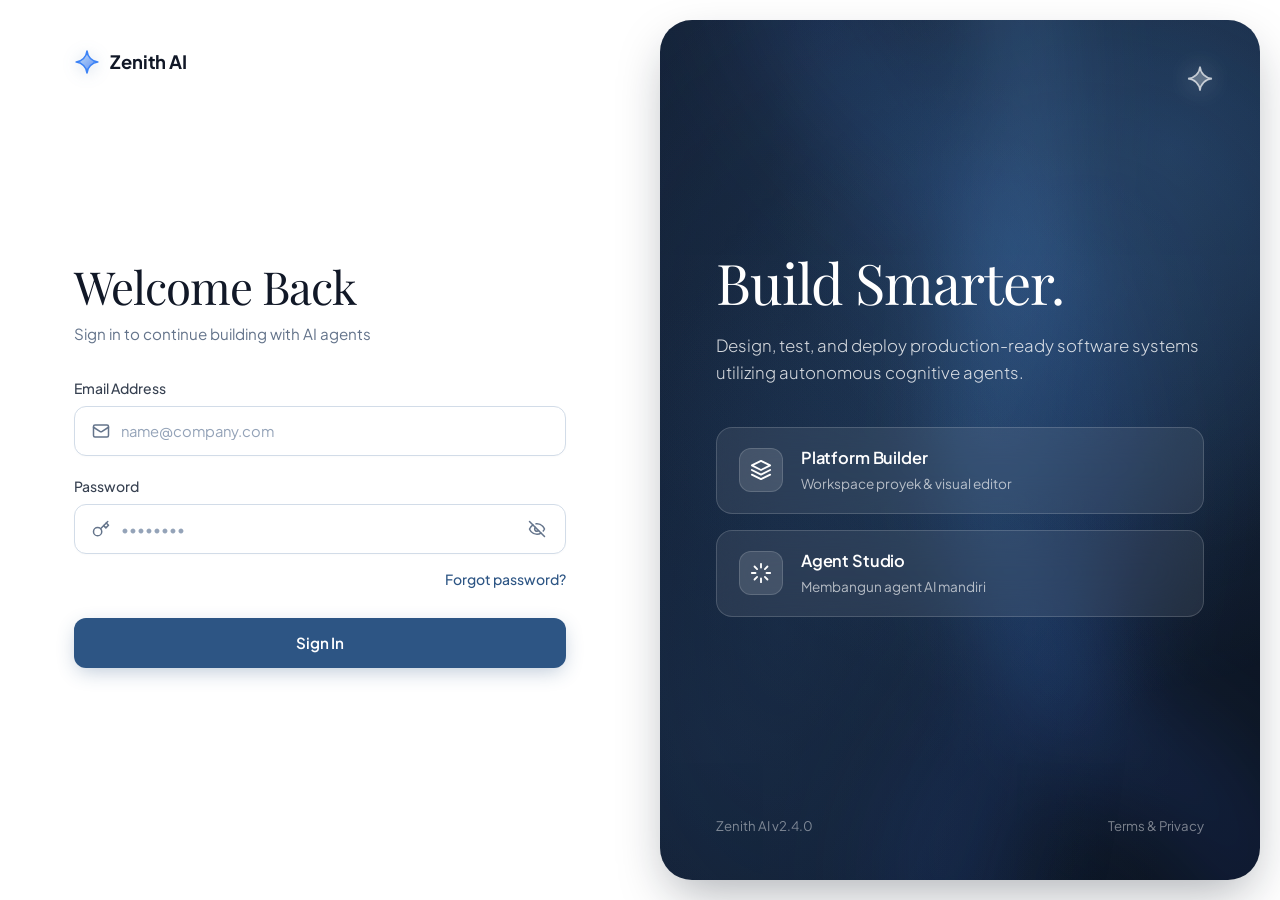
<file: login.html>
<!DOCTYPE html>
<html lang="en">

<head>
  <meta charset="UTF-8" />
  <meta name="viewport" content="width=device-width, initial-scale=1.0" />
  <title>Zenith AI — Sign In</title>
  <meta name="description" content="Sign in to Zenith AI to continue building with autonomous cognitive agents." />

  <!-- Google Fonts Typography Standards -->
  <link rel="preconnect" href="https://fonts.googleapis.com" />
  <link rel="preconnect" href="https://fonts.gstatic.com" crossorigin />
  <link
    href="https://fonts.googleapis.com/css2?family=Plus+Jakarta+Sans:wght@400;500;600;700;800&family=Inter:wght@400;500;600;700&family=JetBrains+Mono:wght@400;500;600&family=Playfair+Display:ital,wght@0,400;0,600;1,400&display=swap"
    rel="stylesheet" />

  <!-- CSS Stylesheets -->
  <link rel="stylesheet" href="css/tokens.css" />
  <link rel="stylesheet" href="css/base.css" />
  <link rel="stylesheet" href="css/login.css" />
</head>

<body>
  <main class="login-layout">
    <!-- LEFT PANEL: Authentication Form -->
    <section class="auth-panel" aria-label="Sign in form">
      <!-- Top Brand Header -->
      <header>
        <a href="login.html" class="auth-brand" id="brandLogo" aria-label="Zenith AI Home">
          <svg class="brand-icon" viewBox="0 0 24 24" fill="none" xmlns="http://www.w3.org/2000/svg">
            <path
              d="M12 2C12.4 7.2 16.8 11.6 22 12C16.8 12.4 12.4 16.8 12 22C11.6 16.8 7.2 12.4 2 12C7.2 11.6 11.6 7.2 12 2Z"
              fill="url(#brandGrad)" stroke="#3B82F6" stroke-width="1.5" stroke-linejoin="round" />
            <defs>
              <linearGradient id="brandGrad" x1="2" y1="2" x2="22" y2="22" gradientUnits="userSpaceOnUse">
                <stop stop-color="#60A5FA" stop-opacity="0.3" />
                <stop offset="1" stop-color="#2563EB" stop-opacity="0.8" />
              </linearGradient>
            </defs>
          </svg>
          <span class="brand-name">Zenith AI</span>
        </a>
      </header>

      <!-- Center Auth Content -->
      <div class="auth-content">
        <div class="auth-header">
          <h1 class="auth-title">Welcome Back</h1>
          <p class="auth-subtitle">Sign in to continue building with AI agents</p>
        </div>

        <form class="auth-form" id="loginForm" novalidate>
          <!-- Email Field -->
          <div class="form-group">
            <label for="emailInput" class="form-label">Email Address</label>
            <div class="input-wrapper">
              <span class="input-icon-prefix" aria-hidden="true">
                <svg xmlns="http://www.w3.org/2000/svg" width="18" height="18" viewBox="0 0 24 24" fill="none"
                  stroke="currentColor" stroke-width="2" stroke-linecap="round" stroke-linejoin="round">
                  <rect width="20" height="16" x="2" y="4" rx="2" />
                  <path d="m22 7-8.97 5.7a1.94 1.94 0 0 1-2.06 0L2 7" />
                </svg>
              </span>
              <input type="email" id="emailInput" name="email" class="form-input" placeholder="name@company.com"
                required autocomplete="email" />
            </div>
          </div>

          <!-- Password Field -->
          <div class="form-group">
            <label for="passwordInput" class="form-label">Password</label>
            <div class="input-wrapper">
              <span class="input-icon-prefix" aria-hidden="true">
                <svg xmlns="http://www.w3.org/2000/svg" width="18" height="18" viewBox="0 0 24 24" fill="none"
                  stroke="currentColor" stroke-width="2" stroke-linecap="round" stroke-linejoin="round">
                  <circle cx="7.5" cy="15.5" r="5.5" />
                  <path d="m21 2-9.6 9.6" />
                  <path d="m15.5 7.5 3 3L22 7l-3-3" />
                </svg>
              </span>
              <input type="password" id="passwordInput" name="password" class="form-input has-suffix"
                placeholder="••••••••" required autocomplete="current-password" />
              <button type="button" id="togglePasswordBtn" class="input-icon-suffix"
                aria-label="Toggle password visibility">
                <!-- Default Eye Slash (hidden password) -->
                <svg xmlns="http://www.w3.org/2000/svg" width="18" height="18" viewBox="0 0 24 24" fill="none"
                  stroke="currentColor" stroke-width="2" stroke-linecap="round" stroke-linejoin="round">
                  <path d="M9.88 9.88a3 3 0 1 0 4.24 4.24" />
                  <path d="M10.73 5.08A10.43 10.43 0 0 1 12 5c7 0 10 7 10 7a13.16 13.16 0 0 1-1.67 2.68" />
                  <path d="M6.61 6.61A13.526 13.526 0 0 0 2 12s3 7 10 7a9.74 9.74 0 0 0 5.39-1.61" />
                  <line x1="2" x2="22" y1="2" y2="22" />
                </svg>
              </button>
            </div>
          </div>

          <!-- Forgot Password -->
          <div class="form-options">
            <a href="#forgot" class="forgot-link" id="forgotPasswordLink">Forgot password?</a>
          </div>

          <!-- Submit Button -->
          <button type="submit" class="btn-submit" id="submitBtn">
            <span>Sign In</span>
          </button>

          <!-- Social Buttons -->
          <!-- <div class="social-buttons-grid">
            <button type="button" class="btn-social" id="btnGoogle">
              <svg class="social-icon" viewBox="0 0 24 24" xmlns="http://www.w3.org/2000/svg">
                <path
                  d="M22.56 12.25c0-.78-.07-1.53-.2-2.25H12v4.26h5.92c-.26 1.37-1.04 2.53-2.21 3.31v2.77h3.57c2.08-1.92 3.28-4.74 3.28-8.09z"
                  fill="#4285F4" />
                <path
                  d="M12 23c2.97 0 5.46-.98 7.28-2.66l-3.57-2.77c-.98.66-2.23 1.06-3.71 1.06-2.86 0-5.29-1.93-6.16-4.53H2.18v2.84C3.99 20.53 7.7 23 12 23z"
                  fill="#34A853" />
                <path
                  d="M5.84 14.09c-.22-.66-.35-1.36-.35-2.09s.13-1.43.35-2.09V7.06H2.18C1.43 8.55 1 10.22 1 12s.43 3.45 1.18 4.94l2.85-2.22.81-.63z"
                  fill="#FBBC05" />
                <path
                  d="M12 5.38c1.62 0 3.06.56 4.21 1.64l3.15-3.15C17.45 2.09 14.97 1 12 1 7.7 1 3.99 3.47 2.18 7.06l3.66 2.84c.87-2.6 3.3-4.52 6.16-4.52z"
                  fill="#EA4335" />
              </svg>
              <span>Google</span>
            </button>
            <button type="button" class="btn-social" id="btnGithub">
              <svg class="social-icon" viewBox="0 0 24 24" fill="currentColor" xmlns="http://www.w3.org/2000/svg">
                <path fill-rule="evenodd" clip-rule="evenodd"
                  d="M12 2C6.477 2 2 6.484 2 12.017c0 4.425 2.865 8.18 6.839 9.504.5.092.682-.217.682-.483 0-.237-.008-.868-.013-1.703-2.782.605-3.369-1.343-3.369-1.343-.454-1.158-1.11-1.466-1.11-1.466-.908-.62.069-.608.069-.608 1.003.07 1.53 1.032 1.53 1.032.892 1.53 2.341 1.088 2.91.832.092-.647.35-1.088.636-1.338-2.22-.253-4.555-1.113-4.555-4.951 0-1.093.39-1.988 1.029-2.688-.103-.253-.446-1.272.098-2.65 0 0 .84-.27 2.75 1.026A9.564 9.564 0 0112 6.844c.85.004 1.705.115 2.504.337 1.909-1.296 2.747-1.027 2.747-1.027.546 1.379.202 2.398.1 2.651.64.7 1.028 1.595 1.028 2.688 0 3.848-2.339 4.695-4.566 4.943.359.309.678.92.678 1.855 0 1.338-.012 2.419-.012 2.747 0 .268.18.58.688.482A10.019 10.019 0 0022 12.017C22 6.484 17.522 2 12 2z" />
              </svg>
              <span>GitHub</span>
            </button>
          </div> -->
        </form>
      </div>

      <!-- Bottom Auth Footer -->
      <!-- <footer class="auth-footer">
        <p>Don't have an account? <a href="#signup" id="signUpLink">Sign Up</a></p>
      </footer> -->
    </section>

    <!-- RIGHT PANEL: Hero Showcase Card -->
    <section class="hero-panel-wrapper" aria-label="Zenith features showcase">
      <div class="hero-card">
        <!-- Aurora Wave Background Graphics -->
        <div class="hero-aurora-glow"></div>
        <svg class="hero-wave-graphics" viewBox="0 0 700 900" fill="none" xmlns="http://www.w3.org/2000/svg"
          preserveAspectRatio="none">
          <path d="M150 -50C280 200 450 150 500 450C550 750 200 850 350 950" stroke="url(#heroWaveGrad1)"
            stroke-width="120" stroke-linecap="round" opacity="0.35" filter="blur(60px)" />
          <path d="M400 -80C500 180 300 380 420 620C540 860 620 700 700 920" stroke="url(#heroWaveGrad2)"
            stroke-width="90" stroke-linecap="round" opacity="0.45" filter="blur(50px)" />
          <defs>
            <linearGradient id="heroWaveGrad1" x1="0" y1="0" x2="600" y2="900" gradientUnits="userSpaceOnUse">
              <stop stop-color="#3B82F6" />
              <stop offset="0.5" stop-color="#2563EB" />
              <stop offset="1" stop-color="#1D4ED8" />
            </linearGradient>
            <linearGradient id="heroWaveGrad2" x1="200" y1="0" x2="700" y2="900" gradientUnits="userSpaceOnUse">
              <stop stop-color="#60A5FA" />
              <stop offset="0.6" stop-color="#3B82F6" />
              <stop offset="1" stop-color="#1E40AF" />
            </linearGradient>
          </defs>
        </svg>

        <!-- Ambient Top Right Star -->
        <div class="hero-ambient-star" aria-hidden="true">
          <svg viewBox="0 0 24 24" fill="none" xmlns="http://www.w3.org/2000/svg">
            <path
              d="M12 2C12.3 6.8 16.2 10.7 21 11C16.2 11.3 12.3 15.2 12 20C11.7 15.2 7.8 11.3 3 11C7.8 10.7 11.7 6.8 12 2Z"
              fill="rgba(255,255,255,0.25)" stroke="rgba(255,255,255,0.7)" stroke-width="1.2" />
          </svg>
        </div>

        <!-- Center Hero Typography & Feature Cards -->
        <div class="hero-content">
          <h2 class="hero-title">Build Smarter.</h2>
          <p class="hero-description">
            Design, test, and deploy production-ready software systems utilizing autonomous cognitive agents.
          </p>

          <!-- Interactive Feature Glass Cards -->
          <div class="hero-features-list">
            <!-- Platform Builder Card -->
            <a href="all-projects.html" class="feature-glass-card" id="cardPlatformBuilder">
              <div class="feature-card-left">
                <div class="feature-badge-icon">
                  <svg xmlns="http://www.w3.org/2000/svg" width="22" height="22" viewBox="0 0 24 24" fill="none"
                    stroke="currentColor" stroke-width="2" stroke-linecap="round" stroke-linejoin="round">
                    <polygon points="12 2 2 7 12 12 22 7 12 2" />
                    <polyline points="2 17 12 22 22 17" />
                    <polyline points="2 12 12 17 22 12" />
                  </svg>
                </div>
                <div class="feature-card-info">
                  <span class="feature-card-title">Platform Builder</span>
                  <span class="feature-card-desc">Workspace proyek &amp; visual editor</span>
                </div>
              </div>
              <!-- <svg class="feature-card-arrow" xmlns="http://www.w3.org/2000/svg" width="20" height="20" viewBox="0 0 24 24" fill="none" stroke="currentColor" stroke-width="2" stroke-linecap="round" stroke-linejoin="round">
                <path d="m9 18 6-6-6-6"/>
              </svg> -->
            </a>

            <!-- Agent Studio Card -->
            <a href="agent-studio.html" class="feature-glass-card" id="cardAgentStudio">
              <div class="feature-card-left">
                <div class="feature-badge-icon">
                  <svg xmlns="http://www.w3.org/2000/svg" width="22" height="22" viewBox="0 0 24 24" fill="none"
                    stroke="currentColor" stroke-width="2" stroke-linecap="round" stroke-linejoin="round">
                    <path d="M12 2v4" />
                    <path d="M12 18v4" />
                    <path d="M4.93 4.93l2.83 2.83" />
                    <path d="M16.24 16.24l2.83 2.83" />
                    <path d="M2 12h4" />
                    <path d="M18 12h4" />
                    <path d="M4.93 19.07l2.83-2.83" />
                    <path d="M16.24 7.76l2.83-2.83" />
                  </svg>
                </div>
                <div class="feature-card-info">
                  <span class="feature-card-title">Agent Studio</span>
                  <span class="feature-card-desc">Membangun agent AI mandiri</span>
                </div>
              </div>
              <!-- <svg class="feature-card-arrow" xmlns="http://www.w3.org/2000/svg" width="20" height="20"
                viewBox="0 0 24 24" fill="none" stroke="currentColor" stroke-width="2" stroke-linecap="round"
                stroke-linejoin="round">
                <path d="m9 18 6-6-6-6" />
              </svg> -->
            </a>
          </div>
        </div>

        <!-- Bottom Hero Footer -->
        <footer class="hero-footer">
          <span class="hero-version">Zenith AI v2.4.0</span>
          <div class="hero-legal">
            <a href="#terms" id="termsLink">Terms &amp; Privacy</a>
          </div>
        </footer>
      </div>
    </section>
  </main>

  <!-- Terms Modal -->
  <div id="termsModal" class="terms-modal-overlay">
    <div class="terms-modal">
      <div class="terms-modal-header">
        <h2>Terms &amp; Privacy</h2>
        <button class="terms-close-btn" id="termsCloseBtn">&times;</button>
      </div>
      <div class="terms-modal-content">
        <h3>1. Terms of Service</h3>
        <p>By using Zenith AI, you agree to our terms of service and acceptable use policy. You are responsible for all activity under your account.</p>
        <h3>2. Privacy Policy</h3>
        <p>We collect essential data to improve your experience. Your data is encrypted and securely stored. We do not sell your personal data to third parties.</p>
        <h3>3. Usage Rules</h3>
        <p>You agree not to misuse the platform or attempt to gain unauthorized access to our systems.</p>
      </div>
      <div class="terms-modal-footer">
        <button class="terms-accept-btn" id="termsAcceptBtn">I Understand</button>
      </div>
    </div>
  </div>

  <!-- JavaScript -->
  <script src="js/login.js"></script>

</body>

</html>
</file>
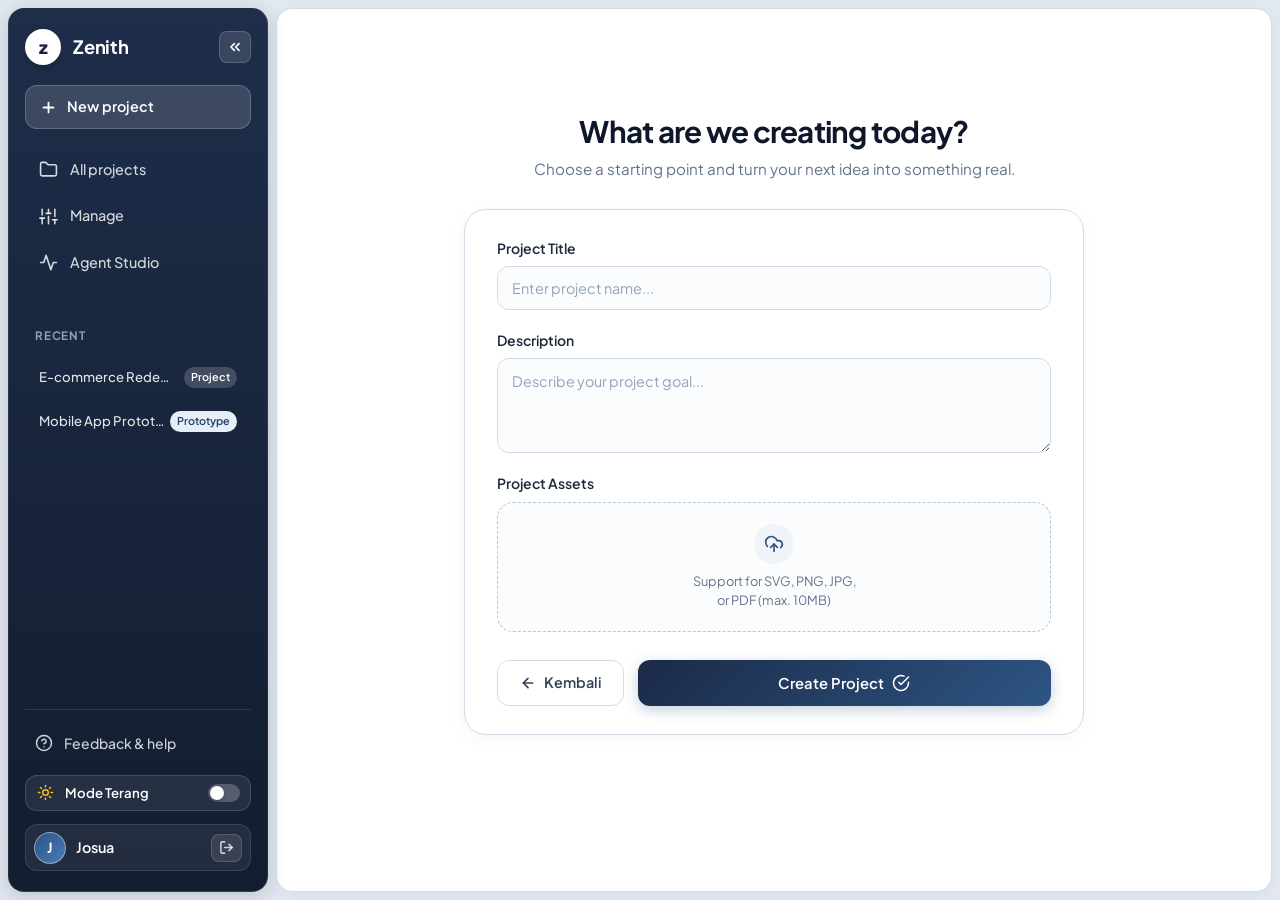
<file: new-project.html>
<!DOCTYPE html>
<html lang="en">

<head>
  <meta charset="UTF-8" />
  <meta name="viewport" content="width=device-width, initial-scale=1.0" />
  <title>Zenith — New Project</title>
  <meta name="description" content="Create a new project in Zenith AI." />

  <!-- Google Fonts Typography Standards -->
  <link rel="preconnect" href="https://fonts.googleapis.com" />
  <link rel="preconnect" href="https://fonts.gstatic.com" crossorigin />
  <link
    href="https://fonts.googleapis.com/css2?family=Plus+Jakarta+Sans:wght@400;500;600;700;800&family=Inter:wght@400;500;600;700&family=JetBrains+Mono:wght@400;500;600&display=swap"
    rel="stylesheet" />

  <!-- CSS Stylesheets -->
  <link rel="stylesheet" href="css/tokens.css?v=3" />
  <link rel="stylesheet" href="css/base.css?v=3" />
  <link rel="stylesheet" href="css/sidebar.css?v=3" />
  <link rel="stylesheet" href="css/dashboard.css?v=3" />
  <link rel="stylesheet" href="css/new-project.css?v=3" />
  <link rel="stylesheet" href="css/modal.css?v=142" />
  <!-- Early Theme Mode Loader (Prevents White Flash) -->
  <script>
    (function() {
      try {
        var pref = localStorage.getItem('zenith_theme_preference') || 'system';
        var theme = pref;
        if (pref === 'system') {
          theme = window.matchMedia('(prefers-color-scheme: dark)').matches ? 'dark' : 'light';
        }
        document.documentElement.setAttribute('data-theme', theme);
        document.documentElement.setAttribute('data-theme-preference', pref);
      } catch (e) {}
    })();
  </script>
</head>

<body>
  <div class="app-container">
    <!-- ==========================================
         UNIFIED ROYAL BLUE GLOBAL SIDEBAR
         ========================================== -->
    <aside class="global-sidebar-root" id="globalSidebarRoot" aria-label="Global Navigation">
      <div class="global-sb-top">
        <!-- Brand Header & Top Collapse Toggle -->
        <div class="global-sb-header">
          <a href="dashboard.html" class="global-sb-brand" id="brandHeader" title="Zenith Home">
            <div class="global-sb-avatar">z</div>
            <span class="global-sb-title">Zenith</span>
          </a>

          <!-- Top Collapse Toggle Button -->
          <button type="button" class="global-sb-collapse-btn" id="btnToggleGlobalTop" title="Collapse Global Sidebar">
            <svg xmlns="http://www.w3.org/2000/svg" width="16" height="16" viewBox="0 0 24 24" fill="none"
              stroke="currentColor" stroke-width="2.5" stroke-linecap="round" stroke-linejoin="round">
              <polyline points="11 17 6 12 11 7" />
              <polyline points="18 17 13 12 18 7" />
            </svg>
          </button>
        </div>

        <!-- + New Project Button -->
        <a href="dashboard.html" class="global-sb-new-btn" id="btnNewProject" title="New project">
          <svg xmlns="http://www.w3.org/2000/svg" width="17" height="17" viewBox="0 0 24 24" fill="none"
            stroke="currentColor" stroke-width="2.5" stroke-linecap="round" stroke-linejoin="round">
            <line x1="12" y1="5" x2="12" y2="19" />
            <line x1="5" y1="12" x2="19" y2="12" />
          </svg>
          <span>New project</span>
        </a>

        <!-- Main Navigation Links -->
        <nav class="global-sb-nav" aria-label="Global menus">
          <!-- All Projects -->
          <a href="all-projects.html" class="global-sb-nav-item" id="navAllProjects" title="All projects">
            <svg xmlns="http://www.w3.org/2000/svg" width="19" height="19" viewBox="0 0 24 24" fill="none"
              stroke="currentColor" stroke-width="2" stroke-linecap="round" stroke-linejoin="round">
              <path
                d="M4 20h16a2 2 0 0 0 2-2V8a2 2 0 0 0-2-2h-7.93a2 2 0 0 1-1.66-.9l-.82-1.2A2 2 0 0 0 7.93 3H4a2 2 0 0 0-2 2v13c0 1.1.9 2 2 2Z" />
            </svg>
            <span>All projects</span>
          </a>

          <!-- Manage -->
          <a href="#manage" class="global-sb-nav-item" id="navManage" title="Manage">
            <svg xmlns="http://www.w3.org/2000/svg" width="19" height="19" viewBox="0 0 24 24" fill="none"
              stroke="currentColor" stroke-width="2" stroke-linecap="round" stroke-linejoin="round">
              <line x1="4" x2="4" y1="21" y2="14" />
              <line x1="4" x2="4" y1="10" y2="3" />
              <line x1="12" x2="12" y1="21" y2="12" />
              <line x1="12" x2="12" y1="8" y2="3" />
              <line x1="20" x2="20" y1="21" y2="16" />
              <line x1="20" x2="20" y1="12" y2="3" />
              <line x1="1" x2="7" y1="14" y2="14" />
              <line x1="9" x2="15" y1="8" y2="8" />
              <line x1="17" x2="23" y1="16" y2="16" />
            </svg>
            <span>Manage</span>
          </a>

          <!-- Agent Studio -->
          <a href="agent-studio.html" class="global-sb-nav-item" id="navAgentStudio" title="Agent Studio">
            <svg xmlns="http://www.w3.org/2000/svg" width="19" height="19" viewBox="0 0 24 24" fill="none"
              stroke="currentColor" stroke-width="2" stroke-linecap="round" stroke-linejoin="round">
              <path d="M22 12h-4l-3 9L9 3l-3 9H2" />
            </svg>
            <span>Agent Studio</span>
          </a>
        </nav>

        <!-- Recent Projects/Prototypes Section -->
        <div class="global-sb-recent-section">
          <div class="global-sb-section-title">RECENT</div>
          <div class="global-sb-nav">
            <a href="workspace.html" class="global-sb-recent-item" id="recentItem1" title="E-commerce Redesign">
              <span class="global-sb-recent-name">E-commerce Redesign</span>
              <span class="global-sb-recent-badge sb-badge-project">Project</span>
            </a>
            <a href="workspace.html" class="global-sb-recent-item" id="recentItem2" title="Mobile App Prototype">
              <span class="global-sb-recent-name">Mobile App Prototy...</span>
              <span class="global-sb-recent-badge sb-badge-prototype">Prototype</span>
            </a>
          </div>
        </div>
      </div>

      <!-- Bottom Sidebar Items -->
      <div class="global-sb-bottom">
        <a href="#help" class="global-sb-feedback-link" id="feedbackLink" title="Feedback & help">
          <svg xmlns="http://www.w3.org/2000/svg" width="18" height="18" viewBox="0 0 24 24" fill="none"
            stroke="currentColor" stroke-width="2" stroke-linecap="round" stroke-linejoin="round">
            <circle cx="12" cy="12" r="10" />
            <path d="M9.09 9a3 3 0 0 1 5.83 1c0 2-3 3-3 3" />
            <path d="M12 17h.01" />
          </svg>
          <span>Feedback &amp; help</span>
        </a>

        <!-- Direct 1-Click Global Theme Toggle Switch -->
        <button type="button" class="global-sb-theme-btn" id="btnGlobalThemeToggle"
          title="Beralih ke Mode Gelap / Terang" aria-label="Toggle Dark / Light Mode">
          <span class="theme-btn-icon" id="themeActiveIcon">
            <svg xmlns="http://www.w3.org/2000/svg" width="17" height="17" viewBox="0 0 24 24" fill="none"
              stroke="currentColor" stroke-width="2" stroke-linecap="round" stroke-linejoin="round">
              <circle cx="12" cy="12" r="4" />
              <path d="M12 2v2" />
              <path d="M12 20v2" />
              <path d="m4.93 4.93 1.41 1.41" />
              <path d="m17.66 17.66 1.41 1.41" />
              <path d="M2 12h2" />
              <path d="M20 12h2" />
              <path d="m6.34 17.66-1.41 1.41" />
              <path d="m19.07 4.93-1.41 1.41" />
            </svg>
          </span>
          <span class="theme-btn-label" id="themeActiveLabel">Mode Terang</span>
          <span class="theme-switch-pill" id="themeSwitchPill">
            <span class="theme-switch-thumb"></span>
          </span>
        </button>

        <div class="global-sb-profile-row">
          <a href="login.html" class="global-sb-profile-info" title="User Profile: Josua">
            <div class="global-sb-user-avatar">J</div>
            <span class="global-sb-user-name">Josua</span>
          </a>
          <a href="login.html" class="global-sb-logout-btn" id="logoutBtn" aria-label="Log out" title="Log out">
            <svg xmlns="http://www.w3.org/2000/svg" width="15" height="15" viewBox="0 0 24 24" fill="none"
              stroke="currentColor" stroke-width="2.5" stroke-linecap="round" stroke-linejoin="round">
              <path d="M9 21H5a2 2 0 0 1-2-2V5a2 2 0 0 1 2-2h4" />
              <polyline points="16 17 21 12 16 7" />
              <line x1="21" y1="12" x2="9" y2="12" />
            </svg>
          </a>
        </div>
      </div>
    </aside>

    <!-- ==========================================
         MAIN VIEWPORT AREA (CENTER)
         ========================================== -->
    <main class="main-viewport">


      <!-- Center Creation Wizard Card -->
      <div class="center-content-container">
        <!-- Tagline Header Section (No Star Icon) -->
        <div class="new-project-hero-header">
          <h1 class="new-project-main-title">What are we creating today?</h1>
          <p class="new-project-subtitle">Choose a starting point and turn your next idea into something real.</p>
        </div>

        <!-- Project Form Card Box -->
        <form class="create-form-card" id="newProjectForm" novalidate>
          <!-- Field 1: Project Title -->
          <div class="project-form-group">
            <label for="projectTitleInput" class="project-form-label">Project Title</label>
            <input type="text" id="projectTitleInput" name="projectTitle" class="project-input-text"
              placeholder="Enter project name..." required />
          </div>

          <!-- Field 2: Description -->
          <div class="project-form-group">
            <label for="projectDescInput" class="project-form-label">Description</label>
            <textarea id="projectDescInput" name="projectDescription" class="project-textarea"
              placeholder="Describe your project goal..."></textarea>
          </div>

          <!-- Field 3: Project Assets -->
          <div class="project-form-group">
            <label class="project-form-label">Project Assets</label>
            <div class="upload-dropzone" id="uploadDropzone">
              <div class="upload-icon-badge">
                <svg xmlns="http://www.w3.org/2000/svg" width="20" height="20" viewBox="0 0 24 24" fill="none"
                  stroke="currentColor" stroke-width="2" stroke-linecap="round" stroke-linejoin="round">
                  <path d="M4 14.899A7 7 0 1 1 15.71 8h1.79a4.5 4.5 0 0 1 2.5 8.242" />
                  <path d="M12 12v9" />
                  <path d="m16 16-4-4-4 4" />
                </svg>
              </div>
              <p class="upload-hint-text">
                Support for SVG, PNG, JPG,<br />or PDF (max. 10MB)
              </p>
              <input type="file" id="fileUploadInput" class="visually-hidden" multiple
                accept=".svg,.png,.jpg,.jpeg,.pdf" />
            </div>
            <div class="file-uploaded-preview" id="fileUploadedPreview">
              <svg xmlns="http://www.w3.org/2000/svg" width="16" height="16" viewBox="0 0 24 24" fill="none"
                stroke="currentColor" stroke-width="2">
                <polyline points="20 6 9 17 4 12" />
              </svg>
              <span id="uploadedFileName">file.png</span>
            </div>
          </div>

          <!-- Bottom Action Buttons Group: Kembali & Create Project Side by Side -->
          <div class="form-actions-row">
            <a href="all-projects.html" class="btn-back-action" id="btnBackToProjects" title="Kembali ke All Projects">
              <svg xmlns="http://www.w3.org/2000/svg" width="16" height="16" viewBox="0 0 24 24" fill="none"
                stroke="currentColor" stroke-width="2.5" stroke-linecap="round" stroke-linejoin="round">
                <line x1="19" y1="12" x2="5" y2="12" />
                <polyline points="12 19 5 12 12 5" />
              </svg>
              <span>Kembali</span>
            </a>
            <button type="button" class="btn-create-project" id="btnCreateProject">
              <span>Create Project</span>
              <svg xmlns="http://www.w3.org/2000/svg" width="18" height="18" viewBox="0 0 24 24" fill="none"
                stroke="currentColor" stroke-width="2" stroke-linecap="round" stroke-linejoin="round">
                <path d="M22 11.08V12a10 10 0 1 1-5.93-9.14" />
                <polyline points="22 4 12 14.01 9 11.01" />
              </svg>
            </button>
          </div>
        </form>
      </div>
    </main>
  </div>

  <!-- ==========================================
       MANAGE LARGE POP-UP MODAL
       ========================================== -->
  <div class="zenith-modal-backdrop" id="manageModalBackdrop" role="dialog" aria-modal="true"
    aria-labelledby="manageModalTitle">
    <div class="zenith-modal-window">
      <!-- Modal Header Bar -->
      <div class="modal-header-bar">
        <h2 class="modal-header-title" id="manageModalTitle">Manage</h2>
        <button type="button" class="modal-close-btn" id="btnManageModalClose" aria-label="Close modal">
          <svg xmlns="http://www.w3.org/2000/svg" width="18" height="18" viewBox="0 0 24 24" fill="none"
            stroke="currentColor" stroke-width="2.5" stroke-linecap="round" stroke-linejoin="round">
            <line x1="18" y1="6" x2="6" y2="18" />
            <line x1="6" y1="6" x2="18" y2="18" />
          </svg>
        </button>
      </div>

      <!-- Modal Body Layout -->
      <div class="modal-body-layout">
        <!-- Inner Sidebar -->
        <aside class="modal-inner-sidebar" aria-label="Manage sections">
          <button type="button" class="modal-nav-item active" data-tab="monitoring">
            <svg xmlns="http://www.w3.org/2000/svg" width="18" height="18" viewBox="0 0 24 24" fill="none" stroke="currentColor" stroke-width="2" stroke-linecap="round" stroke-linejoin="round">
                <path d="M3 3v18h18" />
                <path d="m19 9-5 5-4-4-3 3" />
              </svg>
            <span>Monitoring</span>
          </button>

          <button type="button" class="modal-nav-item" data-tab="sessions">
            <svg xmlns="http://www.w3.org/2000/svg" width="18" height="18" viewBox="0 0 24 24" fill="none" stroke="currentColor" stroke-width="2" stroke-linecap="round" stroke-linejoin="round">
                <circle cx="12" cy="12" r="10" />
                <polyline points="12 6 12 12 16 14" />
              </svg>
            <span>Sessions</span>
          </button>

          <button type="button" class="modal-nav-item" data-tab="people">
            <svg xmlns="http://www.w3.org/2000/svg" width="18" height="18" viewBox="0 0 24 24" fill="none" stroke="currentColor" stroke-width="2" stroke-linecap="round" stroke-linejoin="round">
                <path d="M16 21v-2a4 4 0 0 0-4-4H6a4 4 0 0 0-4 4v2" />
                <circle cx="9" cy="7" r="4" />
                <path d="M22 21v-2a4 4 0 0 0-3-3.87" />
                <path d="M16 3.13a4 4 0 0 1 0 7.75" />
              </svg>
            <span>People</span>
          </button>

          <button type="button" class="modal-nav-item" data-tab="system">
            <svg xmlns="http://www.w3.org/2000/svg" width="18" height="18" viewBox="0 0 24 24" fill="none" stroke="currentColor" stroke-width="2" stroke-linecap="round" stroke-linejoin="round">
                <path d="M12.22 2h-.44a2 2 0 0 0-2 2v.18a2 2 0 0 1-1 1.73l-.43.25a2 2 0 0 1-2 0l-.15-.08a2 2 0 0 0-2.73.73l-.22.38a2 2 0 0 0 .73 2.73l.15.1a2 2 0 0 1 1 1.72v.51a2 2 0 0 1-1 1.74l-.15.09a2 2 0 0 0-.73 2.73l.22.38a2 2 0 0 0 2.73.73l.15-.08a2 2 0 0 1 2 0l.43.25a2 2 0 0 1 1 1.73V20a2 2 0 0 0 2 2h.44a2 2 0 0 0 2-2v-.18a2 2 0 0 1 1-1.73l.43-.25a2 2 0 0 1 2 0l.15.08a2 2 0 0 0 2.73-.73l.22-.39a2 2 0 0 0-.73-2.73l-.15-.08a2 2 0 0 1-1-1.74v-.5a2 2 0 0 1 1-1.74l.15-.09a2 2 0 0 0 .73-2.73l-.22-.38a2 2 0 0 0-2.73-.73l-.15.08a2 2 0 0 1-2 0l-.43-.25a2 2 0 0 1-1-1.73V4a2 2 0 0 0-2-2z" />
                <circle cx="12" cy="12" r="3" />
              </svg>
            <span>System</span>
          </button>

          <button type="button" class="modal-nav-item" data-tab="myfiles">
            <svg xmlns="http://www.w3.org/2000/svg" width="18" height="18" viewBox="0 0 24 24" fill="none" stroke="currentColor" stroke-width="2" stroke-linecap="round" stroke-linejoin="round">
                <path d="M4 20h16a2 2 0 0 0 2-2V8a2 2 0 0 0-2-2h-7.93a2 2 0 0 1-1.66-.9l-.82-1.2A2 2 0 0 0 7.93 3H4a2 2 0 0 0-2 2v13c0 1.1.9 2 2 2Z" />
              </svg>
            <span>My Files</span>
          </button>
        </aside>

        <!-- Content Panes -->
        <main class="modal-content-pane">
          <!-- Pane 1: Monitoring -->
            <div class="modal-pane-section active" id="pane-monitoring">
              <h1 class="section-main-heading">Monitoring</h1>
              <p class="section-sub-desc">Every project on this install, across all accounts.</p>

              <!-- Metrics Grid -->
              <div class="manage-metrics-grid" style="display: grid; grid-template-columns: repeat(4, 1fr); gap: 16px; margin-bottom: 24px;">
                <div class="metric-stat-card" style="background: #fff; padding: 20px; border-radius: 8px; border: 1px solid #e2e8f0; box-shadow: 0 1px 2px rgba(0,0,0,0.05);">
                  <span class="metric-card-label" style="font-size: 13px; color: #64748b; font-weight: 500; display: block; margin-bottom: 8px;">Projects</span>
                  <div class="metric-card-value" style="font-size: 28px; font-weight: 700; color: #0f172a; margin-bottom: 4px;">13</div>
                  <span class="metric-card-subinfo" style="font-size: 13px; color: #64748b;">13 active</span>
                </div>

                <div class="metric-stat-card" style="background: #fff; padding: 20px; border-radius: 8px; border: 1px solid #e2e8f0; box-shadow: 0 1px 2px rgba(0,0,0,0.05);">
                  <span class="metric-card-label" style="font-size: 13px; color: #64748b; font-weight: 500; display: block; margin-bottom: 8px;">Sessions</span>
                  <div class="metric-card-value" style="font-size: 28px; font-weight: 700; color: #0f172a; margin-bottom: 4px;">30</div>
                  <span class="metric-card-subinfo" style="font-size: 13px; color: #64748b;">33,350 messages</span>
                </div>

                <div class="metric-stat-card" style="background: #fff; padding: 20px; border-radius: 8px; border: 1px solid #e2e8f0; box-shadow: 0 1px 2px rgba(0,0,0,0.05);">
                  <span class="metric-card-label" style="font-size: 13px; color: #64748b; font-weight: 500; display: block; margin-bottom: 8px;">Tokens</span>
                  <div class="metric-card-value" style="font-size: 28px; font-weight: 700; color: #0f172a; margin-bottom: 4px;">63.2M</div>
                  <span class="metric-card-subinfo" style="font-size: 13px; color: #64748b;">93.1K in · 63.1M out</span>
                </div>

                <div class="metric-stat-card" style="background: #fff; padding: 20px; border-radius: 8px; border: 1px solid #e2e8f0; box-shadow: 0 1px 2px rgba(0,0,0,0.05);">
                  <span class="metric-card-label" style="font-size: 13px; color: #64748b; font-weight: 500; display: block; margin-bottom: 8px;">Commits</span>
                  <div class="metric-card-value" style="font-size: 28px; font-weight: 700; color: #0f172a; margin-bottom: 4px;">297</div>
                  <span class="metric-card-subinfo" style="font-size: 13px; color: #64748b;">+208.6K / -18.7K</span>
                </div>
              </div>

              <!-- Credits Notice -->
              <p class="credit-notice-text" style="font-size: 13px; color: #64748b; margin-bottom: 32px;">
                Subscription usage at 9/15/2026, 4:37:10 PM: 7.00000000000001% of the 5-hour window, 18% of the 7-day window · Opus 5
              </p>

              <!-- Token Spend Bar Chart Card -->
              <div class="token-chart-card" style="background: #fff; padding: 24px; border-radius: 8px; border: 1px solid #e2e8f0; margin-bottom: 40px; box-shadow: 0 1px 2px rgba(0,0,0,0.05);">
                <h3 class="chart-card-title" style="font-size: 14px; font-weight: 600; color: #0f172a; margin-bottom: 24px;">Token spend — last 30 days</h3>
                <div class="bars-graph-container" style="display: flex; align-items: flex-end; gap: 4px; height: 120px; margin-bottom: 8px; border-bottom: 1px solid #e2e8f0;">
                  <div class="chart-bar-item" style="height: 2%; background: #64748b; flex: 1; border-radius: 2px 2px 0 0;"></div>
                  <div class="chart-bar-item" style="height: 3%; background: #64748b; flex: 1; border-radius: 2px 2px 0 0;"></div>
                  <div class="chart-bar-item" style="height: 2%; background: #64748b; flex: 1; border-radius: 2px 2px 0 0;"></div>
                  <div class="chart-bar-item" style="height: 15%; background: #64748b; flex: 1; border-radius: 2px 2px 0 0;"></div>
                  <div class="chart-bar-item" style="height: 3%; background: #64748b; flex: 1; border-radius: 2px 2px 0 0;"></div>
                  <div class="chart-bar-item" style="height: 2%; background: #64748b; flex: 1; border-radius: 2px 2px 0 0;"></div>
                  <div class="chart-bar-item" style="height: 2%; background: #64748b; flex: 1; border-radius: 2px 2px 0 0;"></div>
                  <div class="chart-bar-item" style="height: 2%; background: #64748b; flex: 1; border-radius: 2px 2px 0 0;"></div>
                  <div class="chart-bar-item" style="height: 100%; background: #64748b; flex: 1; border-radius: 2px 2px 0 0;"></div>
                  <div class="chart-bar-item" style="height: 12%; background: #64748b; flex: 1; border-radius: 2px 2px 0 0;"></div>
                  <div class="chart-bar-item" style="height: 2%; background: #64748b; flex: 1; border-radius: 2px 2px 0 0;"></div>
                  <div class="chart-bar-item" style="height: 15%; background: #64748b; flex: 1; border-radius: 2px 2px 0 0;"></div>
                </div>
              </div>

              <!-- Projects Table -->
              <div class="modal-projects-section" style="margin-bottom: 40px;">
                <h2 class="modal-section-subtitle" style="font-size: 16px; font-weight: 600; color: #0f172a; margin-bottom: 4px;">Projects</h2>
                <p style="font-size: 13px; color: #64748b; margin-bottom: 16px;">Delivery position, spend, and lifecycle.</p>
                <div class="modal-mini-table-card" style="background: #fff; border: 1px solid #e2e8f0; border-radius: 8px; overflow: hidden;">
                  <table class="modal-mini-table" style="width: 100%; border-collapse: collapse; text-align: left; font-size: 13px;">
                    <thead style="background: #f8fafc; border-bottom: 1px solid #e2e8f0;">
                      <tr>
                        <th style="padding: 12px 16px; font-weight: 500; color: #64748b;">Project</th>
                        <th style="padding: 12px 16px; font-weight: 500; color: #64748b;">Owner</th>
                        <th style="padding: 12px 16px; font-weight: 500; color: #64748b;">Phase</th>
                        <th style="padding: 12px 16px; font-weight: 500; color: #64748b;">Sprints</th>
                        <th style="padding: 12px 16px; font-weight: 500; color: #64748b;">Tasks</th>
                        <th style="padding: 12px 16px; font-weight: 500; color: #64748b; text-align: right;">Tokens</th>
                        <th style="padding: 12px 16px; font-weight: 500; color: #64748b;">Last active</th>
                        <th style="padding: 12px 16px;"></th>
                      </tr>
                    </thead>
                    <tbody>
                      <tr style="border-bottom: 1px solid #f1f5f9;">
                        <td style="padding: 12px 16px; font-weight: 600; color: #0f172a;">AMCIP</td>
                        <td style="padding: 12px 16px; color: #475569;">@jensri</td>
                        <td style="padding: 12px 16px; color: #475569;">3 Development <span style="color:#94a3b8;">(in_progress)</span></td>
                        <td style="padding: 12px 16px; color: #475569;">0/6</td>
                        <td style="padding: 12px 16px; color: #475569;">415/633</td>
                        <td style="padding: 12px 16px; color: #475569; text-align: right;">49M</td>
                        <td style="padding: 12px 16px; color: #94a3b8;">9/15/2026, 4:37:15 PM</td>
                        <td style="padding: 12px 16px; text-align: right; color: #94a3b8;">
                          <span style="cursor:pointer; margin-right:8px;">🗑️</span>
                          <span style="cursor:pointer;">❌</span>
                        </td>
                      </tr>
                      <tr style="border-bottom: 1px solid #f1f5f9;">
                        <td style="padding: 12px 16px; font-weight: 600; color: #0f172a;">ERP</td>
                        <td style="padding: 12px 16px; color: #475569;">@angelita</td>
                        <td style="padding: 12px 16px; color: #475569;">3 Development <span style="color:#94a3b8;">(in_progress)</span></td>
                        <td style="padding: 12px 16px; color: #475569;">0/8</td>
                        <td style="padding: 12px 16px; color: #475569;">43/248</td>
                        <td style="padding: 12px 16px; color: #475569; text-align: right;">12M</td>
                        <td style="padding: 12px 16px; color: #94a3b8;">9/13/2026, 10:53:40 PM</td>
                        <td style="padding: 12px 16px; text-align: right; color: #94a3b8;">
                          <span style="cursor:pointer; margin-right:8px;">🗑️</span>
                          <span style="cursor:pointer;">❌</span>
                        </td>
                      </tr>
                      <tr style="border-bottom: 1px solid #f1f5f9;">
                        <td style="padding: 12px 16px; font-weight: 600; color: #0f172a;">zenith test</td>
                        <td style="padding: 12px 16px; color: #475569;">@johanes</td>
                        <td style="padding: 12px 16px; color: #94a3b8;">—</td>
                        <td style="padding: 12px 16px; color: #475569;">0/0</td>
                        <td style="padding: 12px 16px; color: #475569;">0/0</td>
                        <td style="padding: 12px 16px; color: #475569; text-align: right;">196.9K</td>
                        <td style="padding: 12px 16px; color: #94a3b8;">9/7/2026, 6:37:10 PM</td>
                        <td style="padding: 12px 16px; text-align: right; color: #94a3b8;">
                          <span style="cursor:pointer; margin-right:8px;">🗑️</span>
                          <span style="cursor:pointer;">❌</span>
                        </td>
                      </tr>
                    </tbody>
                  </table>
                </div>
              </div>

              <!-- Code output Table -->
              <div class="modal-projects-section" style="margin-bottom: 40px;">
                <h2 class="modal-section-subtitle" style="font-size: 16px; font-weight: 600; color: #0f172a; margin-bottom: 4px;">Code output</h2>
                <p style="font-size: 13px; color: #64748b; margin-bottom: 16px;">Commits by author. Platform-identity commits are the scaffolding the daemon writes.</p>
                <div class="modal-mini-table-card" style="background: #fff; border: 1px solid #e2e8f0; border-radius: 8px; overflow: hidden;">
                  <table class="modal-mini-table" style="width: 100%; border-collapse: collapse; text-align: left; font-size: 13px;">
                    <thead style="background: #f8fafc; border-bottom: 1px solid #e2e8f0;">
                      <tr>
                        <th style="padding: 12px 16px; font-weight: 500; color: #64748b;">Author</th>
                        <th style="padding: 12px 16px; font-weight: 500; color: #64748b; text-align: right;">Commits</th>
                        <th style="padding: 12px 16px; font-weight: 500; color: #64748b; text-align: right;">Added</th>
                        <th style="padding: 12px 16px; font-weight: 500; color: #64748b; text-align: right;">Removed</th>
                      </tr>
                    </thead>
                    <tbody>
                      <tr style="border-bottom: 1px solid #f1f5f9;">
                        <td style="padding: 12px 16px;"><span style="color: #0f172a; font-weight: 500;">AMCIP backend-engineer</span> <span style="color:#94a3b8;">angelita@inaai.ai</span></td>
                        <td style="padding: 12px 16px; text-align: right; color: #475569;">125</td>
                        <td style="padding: 12px 16px; text-align: right; color: #10b981;">+131,466</td>
                        <td style="padding: 12px 16px; text-align: right; color: #ef4444;">-13,733</td>
                      </tr>
                      <tr style="border-bottom: 1px solid #f1f5f9;">
                        <td style="padding: 12px 16px;"><span style="color: #0f172a; font-weight: 500;">Agent Platform</span> <span style="color:#94a3b8;">platform@agent-platform.local</span> <span style="background: #f1f5f9; padding: 2px 6px; border-radius: 4px; font-size: 11px; margin-left: 4px;">platform</span></td>
                        <td style="padding: 12px 16px; text-align: right; color: #475569;">99</td>
                        <td style="padding: 12px 16px; text-align: right; color: #10b981;">+15,021</td>
                        <td style="padding: 12px 16px; text-align: right; color: #ef4444;">-3,788</td>
                      </tr>
                      <tr style="border-bottom: 1px solid #f1f5f9;">
                        <td style="padding: 12px 16px;"><span style="color: #0f172a; font-weight: 500;">angelita</span> <span style="color:#94a3b8;">angelita@inaai.ai</span></td>
                        <td style="padding: 12px 16px; text-align: right; color: #475569;">61</td>
                        <td style="padding: 12px 16px; text-align: right; color: #10b981;">+40,102</td>
                        <td style="padding: 12px 16px; text-align: right; color: #ef4444;">-1,165</td>
                      </tr>
                      <tr>
                        <td style="padding: 12px 16px;"><span style="color: #0f172a; font-weight: 500;">Agent Platform</span> <span style="color:#94a3b8;">scaffold@agent-platform.local</span> <span style="background: #f1f5f9; padding: 2px 6px; border-radius: 4px; font-size: 11px; margin-left: 4px;">platform</span></td>
                        <td style="padding: 12px 16px; text-align: right; color: #475569;">12</td>
                        <td style="padding: 12px 16px; text-align: right; color: #10b981;">+21,988</td>
                        <td style="padding: 12px 16px; text-align: right; color: #ef4444;">-0</td>
                      </tr>
                    </tbody>
                  </table>
                </div>
              </div>

              <!-- Accounts Table -->
              <div class="modal-projects-section">
                <h2 class="modal-section-subtitle" style="font-size: 16px; font-weight: 600; color: #0f172a; margin-bottom: 4px;">Accounts</h2>
                <p style="font-size: 13px; color: #64748b; margin-bottom: 16px;">Members only ever see the projects they created; admins see everything.</p>
                <div class="modal-mini-table-card" style="background: #fff; border: 1px solid #e2e8f0; border-radius: 8px; overflow: hidden;">
                  <table class="modal-mini-table" style="width: 100%; border-collapse: collapse; text-align: left; font-size: 13px;">
                    <thead style="background: #f8fafc; border-bottom: 1px solid #e2e8f0;">
                      <tr>
                        <th style="padding: 12px 16px; font-weight: 500; color: #64748b;">User</th>
                        <th style="padding: 12px 16px; font-weight: 500; color: #64748b;">Role</th>
                        <th style="padding: 12px 16px; font-weight: 500; color: #64748b; text-align: center;">Projects</th>
                        <th style="padding: 12px 16px; font-weight: 500; color: #64748b; text-align: center;">Sessions</th>
                        <th style="padding: 12px 16px; font-weight: 500; color: #64748b; text-align: right;">Tokens</th>
                        <th style="padding: 12px 16px; font-weight: 500; color: #64748b;">Last sign-in</th>
                      </tr>
                    </thead>
                    <tbody>
                      <tr style="border-bottom: 1px solid #f1f5f9;">
                        <td style="padding: 12px 16px; font-weight: 600; color: #0f172a;">Charlie <span style="color:#94a3b8; font-weight:400;">@charlie</span></td>
                        <td style="padding: 12px 16px;"><span style="background: #e2e8f0; color: #475569; padding: 2px 8px; border-radius: 4px; font-size: 11px;">admin</span></td>
                        <td style="padding: 12px 16px; text-align: center; color: #475569;">2</td>
                        <td style="padding: 12px 16px; text-align: center; color: #475569;">4</td>
                        <td style="padding: 12px 16px; text-align: right; color: #475569;">946.4K</td>
                        <td style="padding: 12px 16px; color: #64748b;">9/14/2026, 11:02:02 AM</td>
                      </tr>
                      <tr style="border-bottom: 1px solid #f1f5f9;">
                        <td style="padding: 12px 16px; font-weight: 600; color: #0f172a;">Johanes <span style="color:#94a3b8; font-weight:400;">@johanes</span></td>
                        <td style="padding: 12px 16px;"><span style="background: #e2e8f0; color: #475569; padding: 2px 8px; border-radius: 4px; font-size: 11px;">admin</span></td>
                        <td style="padding: 12px 16px; text-align: center; color: #475569;">5</td>
                        <td style="padding: 12px 16px; text-align: center; color: #475569;">9</td>
                        <td style="padding: 12px 16px; text-align: right; color: #475569;">890.7K</td>
                        <td style="padding: 12px 16px; color: #64748b;">9/7/2026, 9:39:27 PM</td>
                      </tr>
                      <tr style="border-bottom: 1px solid #f1f5f9;">
                        <td style="padding: 12px 16px; font-weight: 600; color: #0f172a;">Owner <span style="color:#94a3b8; font-weight:400;">@local-owner</span></td>
                        <td style="padding: 12px 16px;"><span style="background: #f1f5f9; border: 1px solid #e2e8f0; color: #64748b; padding: 2px 8px; border-radius: 4px; font-size: 11px;">system</span></td>
                        <td style="padding: 12px 16px; text-align: center; color: #475569;">1</td>
                        <td style="padding: 12px 16px; text-align: center; color: #475569;">1</td>
                        <td style="padding: 12px 16px; text-align: right; color: #475569;">10</td>
                        <td style="padding: 12px 16px; color: #94a3b8;">—</td>
                      </tr>
                    </tbody>
                  </table>
                </div>
              </div>

              <!-- Refresh Text -->
              <p style="font-size: 12px; color: #94a3b8; margin-top: 24px;">Generated 9/15/2026, 4:38:56 PM · refreshes every 30s</p>

            </div>
            <!-- Pane 2: Sessions -->
            <div class="modal-pane-section" id="pane-sessions">
              <h1 class="section-main-heading">Sessions</h1>
              <p class="section-sub-desc" style="margin-bottom: 32px;">Every Claude Code session across every project, with what it cost.</p>
              
              <div class="modal-projects-section" style="margin-bottom: 40px;">
                <h2 class="modal-section-subtitle" style="font-size: 16px; font-weight: 600; color: #0f172a; margin-bottom: 4px;">Conversation archive</h2>
                <p style="font-size: 13px; color: #64748b; margin-bottom: 16px;">Click a row to read the conversation. Sidechains are sub-agent runs.</p>
                <div class="modal-mini-table-card" style="background: #fff; border: 1px solid #e2e8f0; border-radius: 8px; overflow: hidden;">
                  <table class="modal-mini-table" style="width: 100%; border-collapse: collapse; text-align: left; font-size: 13px;">
                    <thead style="background: #f8fafc; border-bottom: 1px solid #e2e8f0;">
                      <tr>
                        <th style="padding: 12px 16px; font-weight: 500; color: #64748b;">Session</th>
                        <th style="padding: 12px 16px; font-weight: 500; color: #64748b;">Project</th>
                        <th style="padding: 12px 16px; font-weight: 500; color: #64748b;">Ran by</th>
                        <th style="padding: 12px 16px; font-weight: 500; color: #64748b;">Model</th>
                        <th style="padding: 12px 16px; font-weight: 500; color: #64748b; text-align: right;">Messages</th>
                        <th style="padding: 12px 16px; font-weight: 500; color: #64748b; text-align: right;">Tools</th>
                        <th style="padding: 12px 16px; font-weight: 500; color: #64748b; text-align: right;">Tokens</th>
                        <th style="padding: 12px 16px; font-weight: 500; color: #64748b; text-align: right;">Cache<br>read</th>
                        <th style="padding: 12px 16px; font-weight: 500; color: #64748b;">Last active</th>
                      </tr>
                    </thead>
                    <tbody>
                      <tr style="border-bottom: 1px solid #f1f5f9; cursor: pointer;">
                        <td style="padding: 12px 16px; color: #0f172a;">Implementasi frontend Medical Cl...</td>
                        <td style="padding: 12px 16px;"><span style="color:#0f172a;">AMCIP</span> <span style="color: #94a3b8;">@jensri</span></td>
                        <td style="padding: 12px 16px; color: #0f172a;">@jensri</td>
                        <td style="padding: 12px 16px; color: #94a3b8;">claude-opus-5</td>
                        <td style="padding: 12px 16px; text-align: right; color: #0f172a;">5,328</td>
                        <td style="padding: 12px 16px; text-align: right; color: #0f172a;">4,189</td>
                        <td style="padding: 12px 16px; text-align: right; color: #0f172a;">6.3M</td>
                        <td style="padding: 12px 16px; text-align: right; color: #94a3b8;">3.4B</td>
                        <td style="padding: 12px 16px; color: #94a3b8; line-height: 1.4;">9/15/2026, 4:57:23<br>PM</td>
                      </tr>
                      <tr style="border-bottom: 1px solid #f1f5f9; cursor: pointer;">
                        <td style="padding: 12px 16px; color: #0f172a;">UI design review</td>
                        <td style="padding: 12px 16px;"><span style="color:#0f172a;">AMCIP</span> <span style="color: #94a3b8;">@jensri</span></td>
                        <td style="padding: 12px 16px; color: #0f172a;">@jensri</td>
                        <td style="padding: 12px 16px; color: #94a3b8;">claude-opus-5</td>
                        <td style="padding: 12px 16px; text-align: right; color: #0f172a;">2</td>
                        <td style="padding: 12px 16px; text-align: right; color: #0f172a;">0</td>
                        <td style="padding: 12px 16px; text-align: right; color: #0f172a;">1.3K</td>
                        <td style="padding: 12px 16px; text-align: right; color: #94a3b8;">0</td>
                        <td style="padding: 12px 16px; color: #94a3b8; line-height: 1.4;">9/14/2026, 6:59:55<br>PM</td>
                      </tr>
                      <tr style="border-bottom: 1px solid #f1f5f9; cursor: pointer;">
                        <td style="padding: 12px 16px; color: #0f172a;">Backend ERP PAD Fase 3 Sprint 2</td>
                        <td style="padding: 12px 16px;"><span style="color:#0f172a;">ERP</span> <span style="color: #94a3b8;">@angelita</span></td>
                        <td style="padding: 12px 16px; color: #0f172a;">@angelita</td>
                        <td style="padding: 12px 16px; color: #94a3b8;">claude-opus-<br>4-8</td>
                        <td style="padding: 12px 16px; text-align: right; color: #0f172a;">3,024</td>
                        <td style="padding: 12px 16px; text-align: right; color: #0f172a;">1,649</td>
                        <td style="padding: 12px 16px; text-align: right; color: #0f172a;">6.3M</td>
                        <td style="padding: 12px 16px; text-align: right; color: #94a3b8;">2B</td>
                        <td style="padding: 12px 16px; color: #94a3b8; line-height: 1.4;">9/13/2026, 10:53:40<br>PM</td>
                      </tr>
                      <tr style="border-bottom: 1px solid #f1f5f9; cursor: pointer;">
                        <td style="padding: 12px 16px; color: #0f172a;">extract-rules-from-emp-docs</td>
                        <td style="padding: 12px 16px;"><span style="color:#0f172a;">AMCIP</span> <span style="color: #94a3b8;">@jensri</span></td>
                        <td style="padding: 12px 16px; color: #0f172a;">@jensri</td>
                        <td style="padding: 12px 16px; color: #94a3b8;">claude-opus-<br>4-8</td>
                        <td style="padding: 12px 16px; text-align: right; color: #0f172a;">16,732</td>
                        <td style="padding: 12px 16px; text-align: right; color: #0f172a;">9,570</td>
                        <td style="padding: 12px 16px; text-align: right; color: #0f172a;">33.5M</td>
                        <td style="padding: 12px 16px; text-align: right; color: #94a3b8;">11.7B</td>
                        <td style="padding: 12px 16px; color: #94a3b8; line-height: 1.4;">9/10/2026, 5:49:20<br>AM</td>
                      </tr>
                      <tr style="border-bottom: 1px solid #f1f5f9; cursor: pointer;">
                        <td style="padding: 12px 16px; color: #0f172a;">Landing page</td>
                        <td style="padding: 12px 16px;"><span style="color:#0f172a;">zenith test</span> <span style="color: #94a3b8;">@johanes</span></td>
                        <td style="padding: 12px 16px; color: #0f172a;">@johanes</td>
                        <td style="padding: 12px 16px; color: #94a3b8;">claude-opus-5</td>
                        <td style="padding: 12px 16px; text-align: right; color: #0f172a;">40</td>
                        <td style="padding: 12px 16px; text-align: right; color: #0f172a;">31</td>
                        <td style="padding: 12px 16px; text-align: right; color: #0f172a;">65K</td>
                        <td style="padding: 12px 16px; text-align: right; color: #94a3b8;">3.5M</td>
                        <td style="padding: 12px 16px; color: #94a3b8; line-height: 1.4;">9/7/2026, 6:37:10<br>PM</td>
                      </tr>
                      <tr style="border-bottom: 1px solid #f1f5f9; cursor: pointer;">
                        <td style="padding: 12px 16px; color: #0f172a;">Halaman login</td>
                        <td style="padding: 12px 16px;"><span style="color:#0f172a;">test</span> <span style="color: #94a3b8;">@johanes</span></td>
                        <td style="padding: 12px 16px; color: #0f172a;">@johanes</td>
                        <td style="padding: 12px 16px; color: #94a3b8;">claude-opus-5</td>
                        <td style="padding: 12px 16px; text-align: right; color: #0f172a;">56</td>
                        <td style="padding: 12px 16px; text-align: right; color: #0f172a;">37</td>
                        <td style="padding: 12px 16px; text-align: right; color: #0f172a;">115.7K</td>
                        <td style="padding: 12px 16px; text-align: right; color: #94a3b8;">5.9M</td>
                        <td style="padding: 12px 16px; color: #94a3b8; line-height: 1.4;">9/4/2026, 11:14:18<br>AM</td>
                      </tr>
                      <tr style="border-bottom: 1px solid #f1f5f9; cursor: pointer;">
                        <td style="padding: 12px 16px; color: #0f172a;">Dashboard for sales</td>
                        <td style="padding: 12px 16px;"><span style="color:#0f172a;">zenith test</span> <span style="color: #94a3b8;">@johanes</span></td>
                        <td style="padding: 12px 16px; color: #0f172a;">@johanes</td>
                        <td style="padding: 12px 16px; color: #94a3b8;">claude-opus-5</td>
                        <td style="padding: 12px 16px; text-align: right; color: #0f172a;">90</td>
                        <td style="padding: 12px 16px; text-align: right; color: #0f172a;">80</td>
                        <td style="padding: 12px 16px; text-align: right; color: #0f172a;">132K</td>
                        <td style="padding: 12px 16px; text-align: right; color: #94a3b8;">11M</td>
                        <td style="padding: 12px 16px; color: #94a3b8; line-height: 1.4;">9/3/2026, 3:26:56<br>PM</td>
                      </tr>
                      <tr style="border-bottom: 1px solid #f1f5f9; cursor: pointer;">
                        <td style="padding: 12px 16px; color: #0f172a;">&lt;local-command-caveat&gt;Caveat: ...</td>
                        <td style="padding: 12px 16px;"><span style="color:#0f172a;">MCU Reviewer</span> <span style="color: #94a3b8;">@charlie</span></td>
                        <td style="padding: 12px 16px; color: #0f172a;">@charlie</td>
                        <td style="padding: 12px 16px; color: #94a3b8;">claude-opus-5</td>
                        <td style="padding: 12px 16px; text-align: right; color: #0f172a;">25</td>
                        <td style="padding: 12px 16px; text-align: right; color: #0f172a;">19</td>
                        <td style="padding: 12px 16px; text-align: right; color: #0f172a;">21.9K</td>
                        <td style="padding: 12px 16px; text-align: right; color: #94a3b8;">2M</td>
                        <td style="padding: 12px 16px; color: #94a3b8; line-height: 1.4;">9/3/2026, 11:46:13<br>AM</td>
                      </tr>
                      <tr style="border-bottom: 1px solid #f1f5f9; cursor: pointer;">
                        <td style="padding: 12px 16px; color: #0f172a;">Halaman login</td>
                        <td style="padding: 12px 16px;"><span style="color:#0f172a;">test</span> <span style="color: #94a3b8;">@johanes</span></td>
                        <td style="padding: 12px 16px; color: #0f172a;">@johanes</td>
                        <td style="padding: 12px 16px; color: #94a3b8;">claude-opus-<br>4-8</td>
                        <td style="padding: 12px 16px; text-align: right; color: #0f172a;">14</td>
                        <td style="padding: 12px 16px; text-align: right; color: #0f172a;">9</td>
                        <td style="padding: 12px 16px; text-align: right; color: #0f172a;">8.3K</td>
                        <td style="padding: 12px 16px; text-align: right; color: #94a3b8;">493.3K</td>
                        <td style="padding: 12px 16px; color: #94a3b8; line-height: 1.4;">9/1/2026, 5:25:21<br>PM</td>
                      </tr>
                      <tr style="border-bottom: 1px solid #f1f5f9; cursor: pointer;">
                        <td style="padding: 12px 16px; color: #0f172a;">extract-rules-from-emp-docs</td>
                        <td style="padding: 12px 16px;"><span style="color:#0f172a;">AMCIP</span> <span style="color: #94a3b8;">@jensri</span></td>
                        <td style="padding: 12px 16px; color: #0f172a;">@jensri</td>
                        <td style="padding: 12px 16px; color: #94a3b8;">claude-opus-<br>4-8</td>
                        <td style="padding: 12px 16px; text-align: right; color: #0f172a;">656</td>
                        <td style="padding: 12px 16px; text-align: right; color: #0f172a;">336</td>
                        <td style="padding: 12px 16px; text-align: right; color: #0f172a;">1.3M</td>
                        <td style="padding: 12px 16px; text-align: right; color: #94a3b8;">321.8M</td>
                        <td style="padding: 12px 16px; color: #94a3b8; line-height: 1.4;">8/31/2026, 2:22:57<br>AM</td>
                      </tr>
                      <tr style="cursor: pointer;">
                        <td style="padding: 12px 16px; color: #0f172a;">Penyusunan PRD ERP Platform PA...</td>
                        <td style="padding: 12px 16px;"><span style="color:#0f172a;">ERP</span> <span style="color: #94a3b8;">@angelita</span></td>
                        <td style="padding: 12px 16px; color: #0f172a;">@angelita</td>
                        <td style="padding: 12px 16px; color: #94a3b8;">claude-opus-<br>4-8</td>
                        <td style="padding: 12px 16px; text-align: right; color: #0f172a;">2,370</td>
                        <td style="padding: 12px 16px; text-align: right; color: #0f172a;">1,182</td>
                        <td style="padding: 12px 16px; text-align: right; color: #0f172a;">5.7M</td>
                        <td style="padding: 12px 16px; text-align: right; color: #94a3b8;">1.4B</td>
                        <td style="padding: 12px 16px; color: #94a3b8; line-height: 1.4;">8/27/2026, 2:43:23<br>AM</td>
                      </tr>
                    </tbody>
                  </table>
                </div>
              </div>

            </div>
            <!-- Pane 3: People -->
            <div class="modal-pane-section" id="pane-people">
              <h1 class="section-main-heading">People</h1>
              <p class="section-sub-desc" style="margin-bottom: 32px;">Who has access, what they own, and what has been done on this install.</p>
              
              <!-- Accounts Section -->
              <div class="modal-projects-section" style="margin-bottom: 40px;">
                <h2 class="modal-section-subtitle" style="font-size: 16px; font-weight: 600; color: #0f172a; margin-bottom: 4px;">Accounts</h2>
                <p style="font-size: 13px; color: #64748b; margin-bottom: 16px;">Roles are set when the account is seeded — <code>pnpm --filter server users:seed</code>.</p>
                <div class="modal-mini-table-card" style="background: #fff; border: 1px solid #e2e8f0; border-radius: 8px; overflow: hidden;">
                  <table class="modal-mini-table" style="width: 100%; border-collapse: collapse; text-align: left; font-size: 13px;">
                    <thead style="background: #f8fafc; border-bottom: 1px solid #e2e8f0;">
                      <tr>
                        <th style="padding: 12px 16px; font-weight: 500; color: #64748b;">User</th>
                        <th style="padding: 12px 16px; font-weight: 500; color: #64748b;">Role</th>
                        <th style="padding: 12px 16px; font-weight: 500; color: #64748b;">Sees</th>
                        <th style="padding: 12px 16px; font-weight: 500; color: #64748b; text-align: right;">Projects</th>
                        <th style="padding: 12px 16px; font-weight: 500; color: #64748b; text-align: right;">Sessions</th>
                        <th style="padding: 12px 16px; font-weight: 500; color: #64748b; text-align: right;">Tokens</th>
                        <th style="padding: 12px 16px; font-weight: 500; color: #64748b;">Last sign-in</th>
                      </tr>
                    </thead>
                    <tbody>
                      <tr style="border-bottom: 1px solid #f1f5f9;">
                        <td style="padding: 12px 16px;"><span style="color: #0f172a; font-weight: 600;">Charlie</span> <span style="color: #94a3b8;">charlie@inaai.ai</span></td>
                        <td style="padding: 12px 16px;"><span style="background: #e2e8f0; color: #475569; padding: 2px 8px; border-radius: 4px; font-size: 12px;">admin</span></td>
                        <td style="padding: 12px 16px; color: #64748b;">every project + monitoring</td>
                        <td style="padding: 12px 16px; text-align: right; color: #475569;">2</td>
                        <td style="padding: 12px 16px; text-align: right; color: #475569;">4</td>
                        <td style="padding: 12px 16px; text-align: right; color: #475569;">946.4K</td>
                        <td style="padding: 12px 16px; color: #94a3b8;">9/14/2026, 11:02:02 AM</td>
                      </tr>
                      <tr style="border-bottom: 1px solid #f1f5f9;">
                        <td style="padding: 12px 16px;"><span style="color: #0f172a; font-weight: 600;">Johanes</span> <span style="color: #94a3b8;">johanes@inaai.ai</span></td>
                        <td style="padding: 12px 16px;"><span style="background: #e2e8f0; color: #475569; padding: 2px 8px; border-radius: 4px; font-size: 12px;">admin</span></td>
                        <td style="padding: 12px 16px; color: #64748b;">every project + monitoring</td>
                        <td style="padding: 12px 16px; text-align: right; color: #475569;">5</td>
                        <td style="padding: 12px 16px; text-align: right; color: #475569;">9</td>
                        <td style="padding: 12px 16px; text-align: right; color: #475569;">890.7K</td>
                        <td style="padding: 12px 16px; color: #94a3b8;">9/7/2026, 9:39:27 PM</td>
                      </tr>
                      <tr style="border-bottom: 1px solid #f1f5f9;">
                        <td style="padding: 12px 16px;"><span style="color: #0f172a; font-weight: 600;">Owner</span> <span style="color: #94a3b8;">@local-owner</span></td>
                        <td style="padding: 12px 16px;"><span style="background: #f1f5f9; border: 1px solid #e2e8f0; color: #94a3b8; padding: 2px 8px; border-radius: 4px; font-size: 12px;">system</span></td>
                        <td style="padding: 12px 16px; color: #94a3b8;">nobody signs in as this</td>
                        <td style="padding: 12px 16px; text-align: right; color: #475569;">1</td>
                        <td style="padding: 12px 16px; text-align: right; color: #475569;">1</td>
                        <td style="padding: 12px 16px; text-align: right; color: #475569;">10</td>
                        <td style="padding: 12px 16px; color: #94a3b8;">—</td>
                      </tr>
                      <tr style="border-bottom: 1px solid #f1f5f9;">
                        <td style="padding: 12px 16px;"><span style="color: #0f172a; font-weight: 600;">Angelita</span> <span style="color: #94a3b8;">angelita@inaai.ai</span></td>
                        <td style="padding: 12px 16px;"><span style="background: #f1f5f9; border: 1px solid #e2e8f0; color: #94a3b8; padding: 2px 8px; border-radius: 4px; font-size: 12px;">member</span></td>
                        <td style="padding: 12px 16px; color: #94a3b8;">only projects they created</td>
                        <td style="padding: 12px 16px; text-align: right; color: #475569;">2</td>
                        <td style="padding: 12px 16px; text-align: right; color: #475569;">6</td>
                        <td style="padding: 12px 16px; text-align: right; color: #475569;">12.4M</td>
                        <td style="padding: 12px 16px; color: #94a3b8;">8/28/2026, 10:10:27 AM</td>
                      </tr>
                      <tr>
                        <td style="padding: 12px 16px;"><span style="color: #0f172a; font-weight: 600;">Jensri</span> <span style="color: #94a3b8;">jensri@inaai.ai</span></td>
                        <td style="padding: 12px 16px;"><span style="background: #f1f5f9; border: 1px solid #e2e8f0; color: #94a3b8; padding: 2px 8px; border-radius: 4px; font-size: 12px;">member</span></td>
                        <td style="padding: 12px 16px; color: #94a3b8;">only projects they created</td>
                        <td style="padding: 12px 16px; text-align: right; color: #475569;">3</td>
                        <td style="padding: 12px 16px; text-align: right; color: #475569;">10</td>
                        <td style="padding: 12px 16px; text-align: right; color: #475569;">49M</td>
                        <td style="padding: 12px 16px; color: #94a3b8;">8/29/2026, 10:43:35 PM</td>
                      </tr>
                    </tbody>
                  </table>
                </div>
              </div>

              <!-- Audit log Section -->
              <div class="modal-projects-section" style="margin-bottom: 40px;">
                <h2 class="modal-section-subtitle" style="font-size: 16px; font-weight: 600; color: #0f172a; margin-bottom: 4px;">Audit log</h2>
                <p style="font-size: 13px; color: #64748b; margin-bottom: 16px;">Append-only: sign-ins and every project lifecycle action, newest first.</p>
                <div class="modal-mini-table-card" style="background: #fff; border: 1px solid #e2e8f0; border-radius: 8px; overflow: hidden;">
                  <table class="modal-mini-table" style="width: 100%; border-collapse: collapse; text-align: left; font-size: 13px;">
                    <thead style="background: #f8fafc; border-bottom: 1px solid #e2e8f0;">
                      <tr>
                        <th style="padding: 12px 16px; font-weight: 500; color: #64748b;">When</th>
                        <th style="padding: 12px 16px; font-weight: 500; color: #64748b;">Who</th>
                        <th style="padding: 12px 16px; font-weight: 500; color: #64748b;">Action</th>
                        <th style="padding: 12px 16px; font-weight: 500; color: #64748b;">Target</th>
                      </tr>
                    </thead>
                    <tbody>
                      <tr style="border-bottom: 1px solid #f1f5f9;">
                        <td style="padding: 12px 16px; color: #94a3b8;">9/15/2026, 4:59:31 PM</td>
                        <td style="padding: 12px 16px; color: #0f172a; font-weight: 500;">@johanes</td>
                        <td style="padding: 12px 16px;"><code style="background: #f1f5f9; padding: 2px 6px; border-radius: 4px; font-family: monospace; color: #475569; font-size: 12px;">project.unarchive</code></td>
                        <td style="padding: 12px 16px; color: #94a3b8; font-family: monospace;">3bc18078-214d-479f-8659-e6e7da4fe2a5</td>
                      </tr>
                      <tr style="border-bottom: 1px solid #f1f5f9;">
                        <td style="padding: 12px 16px; color: #94a3b8;">9/15/2026, 4:59:25 PM</td>
                        <td style="padding: 12px 16px; color: #0f172a; font-weight: 500;">@johanes</td>
                        <td style="padding: 12px 16px;"><code style="background: #f1f5f9; padding: 2px 6px; border-radius: 4px; font-family: monospace; color: #475569; font-size: 12px;">project.archive</code></td>
                        <td style="padding: 12px 16px; color: #94a3b8; font-family: monospace;">3bc18078-214d-479f-8659-e6e7da4fe2a5</td>
                      </tr>
                      <tr style="border-bottom: 1px solid #f1f5f9;">
                        <td style="padding: 12px 16px; color: #94a3b8;">9/14/2026, 11:02:02 AM</td>
                        <td style="padding: 12px 16px; color: #0f172a; font-weight: 500;">@charlie</td>
                        <td style="padding: 12px 16px;"><code style="background: #f1f5f9; padding: 2px 6px; border-radius: 4px; font-family: monospace; color: #475569; font-size: 12px;">auth.login</code></td>
                        <td style="padding: 12px 16px; color: #94a3b8;">—</td>
                      </tr>
                      <tr style="border-bottom: 1px solid #f1f5f9;">
                        <td style="padding: 12px 16px; color: #94a3b8;">9/7/2026, 9:39:27 PM</td>
                        <td style="padding: 12px 16px; color: #0f172a; font-weight: 500;">@johanes</td>
                        <td style="padding: 12px 16px;"><code style="background: #f1f5f9; padding: 2px 6px; border-radius: 4px; font-family: monospace; color: #475569; font-size: 12px;">auth.login</code></td>
                        <td style="padding: 12px 16px; color: #94a3b8;">—</td>
                      </tr>
                      <tr style="border-bottom: 1px solid #f1f5f9;">
                        <td style="padding: 12px 16px; color: #94a3b8;">9/4/2026, 11:13:47 AM</td>
                        <td style="padding: 12px 16px; color: #0f172a; font-weight: 500;">@johanes</td>
                        <td style="padding: 12px 16px;"><code style="background: #f1f5f9; padding: 2px 6px; border-radius: 4px; font-family: monospace; color: #475569; font-size: 12px;">session.delete</code></td>
                        <td style="padding: 12px 16px; color: #94a3b8; font-family: monospace;">4dbb5ba5-c00b-4d1f-b0f2-b7c1ab763d6e</td>
                      </tr>
                      <tr style="border-bottom: 1px solid #f1f5f9;">
                        <td style="padding: 12px 16px; color: #94a3b8;">9/4/2026, 11:13:42 AM</td>
                        <td style="padding: 12px 16px; color: #0f172a; font-weight: 500;">@johanes</td>
                        <td style="padding: 12px 16px;"><code style="background: #f1f5f9; padding: 2px 6px; border-radius: 4px; font-family: monospace; color: #475569; font-size: 12px;">session.delete</code></td>
                        <td style="padding: 12px 16px; color: #94a3b8; font-family: monospace;">4dbb5ba5-c00b-4d1f-b0f2-b7c1ab763d6e</td>
                      </tr>
                      <tr style="border-bottom: 1px solid #f1f5f9;">
                        <td style="padding: 12px 16px; color: #94a3b8;">9/3/2026, 1:31:22 PM</td>
                        <td style="padding: 12px 16px; color: #0f172a; font-weight: 500;">@johanes</td>
                        <td style="padding: 12px 16px;"><code style="background: #f1f5f9; padding: 2px 6px; border-radius: 4px; font-family: monospace; color: #475569; font-size: 12px;">project.create</code></td>
                        <td style="padding: 12px 16px; color: #94a3b8;">zenith test</td>
                      </tr>
                      <tr style="border-bottom: 1px solid #f1f5f9;">
                        <td style="padding: 12px 16px; color: #94a3b8;">9/3/2026, 11:40:42 AM</td>
                        <td style="padding: 12px 16px; color: #0f172a; font-weight: 500;">@johanes</td>
                        <td style="padding: 12px 16px;"><code style="background: #f1f5f9; padding: 2px 6px; border-radius: 4px; font-family: monospace; color: #475569; font-size: 12px;">auth.login</code></td>
                        <td style="padding: 12px 16px; color: #94a3b8;">—</td>
                      </tr>
                    </tbody>
                  </table>
                </div>
              </div>
            </div>
            <!-- Pane 4: System -->
          <div class="modal-pane-section" id="pane-system">
            <h1 class="section-main-heading">System</h1>
            <p class="section-sub-desc">Platform telemetry, container nodes, and environment specs.</p>
            <div class="manage-metrics-grid">
              <div class="metric-stat-card"><span class="metric-card-label">CPU USAGE</span>
                <div class="metric-card-value">18%</div>
              </div>
              <div class="metric-stat-card"><span class="metric-card-label">MEMORY</span>
                <div class="metric-card-value">2.4 / 8GB</div>
              </div>
              <div class="metric-stat-card"><span class="metric-card-label">STORAGE</span>
                <div class="metric-card-value">12.1GB</div>
              </div>
              <div class="metric-stat-card"><span class="metric-card-label">UPTIME</span>
                <div class="metric-card-value">99.98%</div>
              </div>
            </div>
          </div>

          <!-- Pane 5: My Files -->
            <div class="modal-pane-section" id="pane-myfiles">
              
              <div style="display: flex; justify-content: space-between; align-items: flex-start; margin-bottom: 24px;">
                <div>
                  <h1 class="section-main-heading">My files</h1>
                  <p class="section-sub-desc">Notes, drafts and references that do not belong to any one project.</p>
                </div>
                <button type="button" style="background: #1e293b; color: white; border: none; padding: 8px 16px; border-radius: 6px; font-size: 14px; font-weight: 500; cursor: pointer; display: flex; align-items: center; gap: 8px;">
                  <svg xmlns="http://www.w3.org/2000/svg" width="16" height="16" viewBox="0 0 24 24" fill="none" stroke="currentColor" stroke-width="2" stroke-linecap="round" stroke-linejoin="round">
                    <path d="M21 15v4a2 2 0 0 1-2 2H5a2 2 0 0 1-2-2v-4"/>
                    <polyline points="17 8 12 3 7 8"/>
                    <line x1="12" y1="3" x2="12" y2="15"/>
                  </svg>
                  Upload
                </button>
              </div>

              <div style="border: 1px dashed #cbd5e1; background: #f8fafc; padding: 16px; border-radius: 8px; color: #94a3b8; font-size: 13px; margin-bottom: 40px; line-height: 1.5;">
                Nothing here reaches a project, or the agent, until you copy it into one. Administrators can see these files, as they can everything else on this install — so this is your own area, not a private one.
              </div>

              <div class="modal-projects-section">
                <h2 class="modal-section-subtitle" style="font-size: 16px; font-weight: 600; color: #0f172a; margin-bottom: 4px;">Files</h2>
                <p style="font-size: 13px; color: #64748b; margin-bottom: 16px;">Drag files onto the page, or use Upload.</p>
                
                <div class="modal-mini-table-card" style="background: #fff; border: 1px solid #e2e8f0; border-radius: 8px; overflow: hidden;">
                  <table class="modal-mini-table" style="width: 100%; border-collapse: collapse; text-align: left; font-size: 13px;">
                    <thead style="background: #f8fafc; border-bottom: 1px solid #e2e8f0;">
                      <tr>
                        <th style="padding: 12px 16px; font-weight: 500; color: #64748b; width: 40%;">Name</th>
                        <th style="padding: 12px 16px; font-weight: 500; color: #64748b;">Type</th>
                        <th style="padding: 12px 16px; font-weight: 500; color: #64748b; text-align: right;">Size</th>
                        <th style="padding: 12px 16px; font-weight: 500; color: #64748b; text-align: right;">Uploaded</th>
                      </tr>
                    </thead>
                    <tbody>
                      <tr style="border-bottom: 1px solid #f1f5f9;">
                        <td style="padding: 12px 16px; color: #0f172a; font-weight: 500; display: flex; align-items: center; gap: 8px;">
                          <svg xmlns="http://www.w3.org/2000/svg" width="16" height="16" viewBox="0 0 24 24" fill="none" stroke="#94a3b8" stroke-width="2" stroke-linecap="round" stroke-linejoin="round">
                            <path d="M14 2H6a2 2 0 0 0-2 2v16a2 2 0 0 0 2 2h12a2 2 0 0 0 2-2V8z"/>
                            <polyline points="14 2 14 8 20 8"/>
                          </svg>
                          architecture_draft_v2.pdf
                        </td>
                        <td style="padding: 12px 16px; color: #64748b;">Document</td>
                        <td style="padding: 12px 16px; text-align: right; color: #64748b;">1.2 MB</td>
                        <td style="padding: 12px 16px; text-align: right; color: #94a3b8;">9/14/2026</td>
                      </tr>
                      <tr style="border-bottom: 1px solid #f1f5f9;">
                        <td style="padding: 12px 16px; color: #0f172a; font-weight: 500; display: flex; align-items: center; gap: 8px;">
                          <svg xmlns="http://www.w3.org/2000/svg" width="16" height="16" viewBox="0 0 24 24" fill="none" stroke="#94a3b8" stroke-width="2" stroke-linecap="round" stroke-linejoin="round">
                            <path d="M14 2H6a2 2 0 0 0-2 2v16a2 2 0 0 0 2 2h12a2 2 0 0 0 2-2V8z"/>
                            <polyline points="14 2 14 8 20 8"/>
                            <polyline points="9 15 12 18 15 15"/>
                            <line x1="12" y1="12" x2="12" y2="18"/>
                          </svg>
                          database_schema_prod.sql
                        </td>
                        <td style="padding: 12px 16px; color: #64748b;">SQL Source</td>
                        <td style="padding: 12px 16px; text-align: right; color: #64748b;">45 KB</td>
                        <td style="padding: 12px 16px; text-align: right; color: #94a3b8;">9/10/2026</td>
                      </tr>
                      <tr style="border-bottom: 1px solid #f1f5f9;">
                        <td style="padding: 12px 16px; color: #0f172a; font-weight: 500; display: flex; align-items: center; gap: 8px;">
                          <svg xmlns="http://www.w3.org/2000/svg" width="16" height="16" viewBox="0 0 24 24" fill="none" stroke="#94a3b8" stroke-width="2" stroke-linecap="round" stroke-linejoin="round">
                            <path d="M14 2H6a2 2 0 0 0-2 2v16a2 2 0 0 0 2 2h12a2 2 0 0 0 2-2V8z"/>
                            <polyline points="14 2 14 8 20 8"/>
                            <line x1="16" y1="13" x2="8" y2="13"/>
                            <line x1="16" y1="17" x2="8" y2="17"/>
                            <polyline points="10 9 9 9 8 9"/>
                          </svg>
                          api_endpoints_notes.md
                        </td>
                        <td style="padding: 12px 16px; color: #64748b;">Markdown</td>
                        <td style="padding: 12px 16px; text-align: right; color: #64748b;">12 KB</td>
                        <td style="padding: 12px 16px; text-align: right; color: #94a3b8;">9/05/2026</td>
                      </tr>
                    </tbody>
                  </table>
                </div>
              </div>

            </div>
          </main>
      </div>
  <!-- JavaScript -->
  <script src="js/sidebar.js"></script>
  <script src="js/new-project.js"></script>
  <script src="js/modal.js"></script>

<!-- Feedback Modal -->
<div id="feedbackModal" class="feedback-modal-overlay">
  <div class="feedback-modal">
    <div class="feedback-modal-header">
      <h2>Report a bug or suggest an improvement</h2>
      <button class="feedback-close-btn" id="feedbackCloseBtn">&times;</button>
    </div>
    <p class="feedback-modal-desc">Goes straight to the people building this. Where you are, which version you are on and any errors are attached automatically — you do not need to describe them.</p>
    
    <div class="feedback-type-toggles">
      <button class="feedback-type-btn active" data-type="bug">Bug</button>
      <button class="feedback-type-btn" data-type="improvement">Improvement</button>
      <button class="feedback-type-btn" data-type="question">Question</button>
    </div>
    
    <div class="feedback-form-group">
      <label>Title</label>
      <input type="text" placeholder="What happened, in one line" class="feedback-input">
    </div>
    
    <div class="feedback-form-group">
      <label>Details</label>
      <textarea placeholder="What you expected, what happened instead. Paste a screenshot straight into this box." class="feedback-textarea"></textarea>
    </div>
    
    <div class="feedback-modal-footer">
      <div class="feedback-image-upload">
        <button class="feedback-add-img-btn">
          <svg width="16" height="16" viewBox="0 0 24 24" fill="none" stroke="currentColor" stroke-width="2" stroke-linecap="round" stroke-linejoin="round"><rect x="3" y="3" width="18" height="18" rx="2" ry="2"/><circle cx="8.5" cy="8.5" r="1.5"/><polyline points="21 15 16 10 5 21"/></svg>
          Add image
        </button>
        <span class="feedback-upload-hint">Paste, drag, or browse &middot; up to 4</span>
      </div>
      <button class="feedback-send-btn">Send report</button>
    </div>
  </div>
</div>

</body>

</html>
</file>
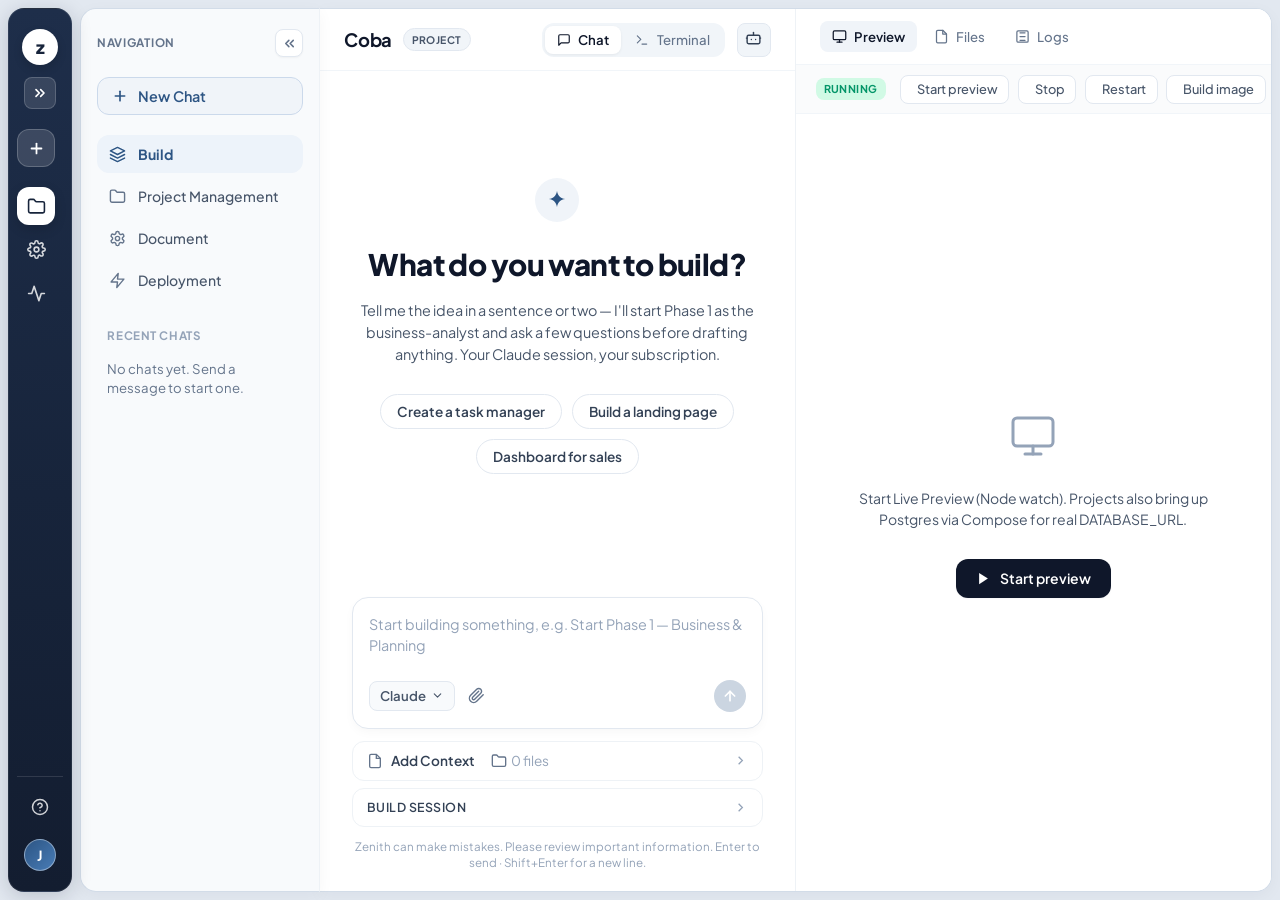
<file: workspace_f6e.html>
<!DOCTYPE html>
<html lang="en">

<head>
  <meta charset="UTF-8" />
  <meta name="viewport" content="width=device-width, initial-scale=1.0" />
  <title>Zenith Workspace — Coba (Project)</title>
  <meta name="description" content="Zenith AI Multi-level Navigation Project Workspace." />

  <!-- CSS Stylesheets -->
  <link rel="stylesheet" href="css/tokens.css" />
  <link rel="stylesheet" href="css/base.css?v=21" />
  <link rel="stylesheet" href="css/sidebar.css?v=3" />
  <link rel="stylesheet" href="css/workspace.css?v=13" />
  <link rel="stylesheet" href="css/project-management.css?v=3" />
  <link rel="stylesheet" href="css/documents.css?v=22" />
  <link rel="stylesheet" href="css/deployment.css?v=3" />
  <link rel="stylesheet" href="css/modal.css" />
</head>

<body>
  <div class="workspace-layout">
    <!-- ==========================================
         LEVEL 1: UNIFIED ROYAL BLUE GLOBAL SIDEBAR (Icon-only default in Workspace)
         ========================================== -->
    <aside class="global-sidebar-root collapsed" id="globalSidebarRoot" aria-label="Global Navigation">
      <div class="global-sb-top">
        <!-- Brand Header & Top Collapse Toggle -->
        <div class="global-sb-header">
          <a href="dashboard.html" class="global-sb-brand" id="brandHeader" title="Zenith Home">
            <div class="global-sb-avatar">z</div>
            <span class="global-sb-title">Zenith</span>
          </a>

          <!-- Top Collapse Toggle Button -->
          <button type="button" class="global-sb-collapse-btn" id="btnToggleGlobalTop" title="Expand Global Sidebar">
            <svg xmlns="http://www.w3.org/2000/svg" width="16" height="16" viewBox="0 0 24 24" fill="none"
              stroke="currentColor" stroke-width="2.5" stroke-linecap="round" stroke-linejoin="round">
              <polyline points="13 17 18 12 13 7" />
              <polyline points="6 17 11 12 6 7" />
            </svg>
          </button>
        </div>

        <!-- + New Project Button -->
        <a href="dashboard.html" class="global-sb-new-btn" id="btnNewProject" title="New project">
          <svg xmlns="http://www.w3.org/2000/svg" width="17" height="17" viewBox="0 0 24 24" fill="none"
            stroke="currentColor" stroke-width="2.5" stroke-linecap="round" stroke-linejoin="round">
            <line x1="12" y1="5" x2="12" y2="19" />
            <line x1="5" y1="12" x2="19" y2="12" />
          </svg>
          <span>New project</span>
        </a>

        <!-- Main Navigation Links -->
        <nav class="global-sb-nav" aria-label="Global menus">
          <!-- All Projects / Current Project Active -->
          <a href="all-projects.html" class="global-sb-nav-item active" id="navAllProjects" title="All projects">
            <svg xmlns="http://www.w3.org/2000/svg" width="19" height="19" viewBox="0 0 24 24" fill="none"
              stroke="currentColor" stroke-width="2" stroke-linecap="round" stroke-linejoin="round">
              <path
                d="M4 20h16a2 2 0 0 0 2-2V8a2 2 0 0 0-2-2h-7.93a2 2 0 0 1-1.66-.9l-.82-1.2A2 2 0 0 0 7.93 3H4a2 2 0 0 0-2 2v13c0 1.1.9 2 2 2Z" />
            </svg>
            <span>All projects</span>
          </a>

          <!-- Manage -->
          <a href="#manage" class="global-sb-nav-item" id="navManage" title="Manage">
            <svg xmlns="http://www.w3.org/2000/svg" width="19" height="19" viewBox="0 0 24 24" fill="none"
              stroke="currentColor" stroke-width="2" stroke-linecap="round" stroke-linejoin="round">
              <circle cx="12" cy="12" r="3" />
              <path
                d="M19.4 15a1.65 1.65 0 0 0 .33 1.82l.06.06a2 2 0 0 1 0 2.83 2 2 0 0 1-2.83 0l-.06-.06a1.65 1.65 0 0 0-1.82-.33 1.65 1.65 0 0 0-1 1.51V21a2 2 0 0 1-2 2 2 2 0 0 1-2-2v-.09A1.65 1.65 0 0 0 9 19.4a1.65 1.65 0 0 0-1.82.33l-.06.06a2 2 0 0 1-2.83 0 2 2 0 0 1 0-2.83l.06-.06a1.65 1.65 0 0 0 .33-1.82 1.65 1.65 0 0 0-1.51-1H3a2 2 0 0 1-2-2 2 2 0 0 1 2-2h.09A1.65 1.65 0 0 0 4.6 9a1.65 1.65 0 0 0-.33-1.82l-.06-.06a2 2 0 0 1 0-2.83 2 2 0 0 1 2.83 0l.06.06a1.65 1.65 0 0 0 1.82.33H9a1.65 1.65 0 0 0 1-1.51V3a2 2 0 0 1 2-2 2 2 0 0 1 2 2v.09a1.65 1.65 0 0 0 1 1.51 1.65 1.65 0 0 0 1.82-.33l.06-.06a2 2 0 0 1 2.83 0 2 2 0 0 1 0 2.83l-.06.06a1.65 1.65 0 0 0-.33 1.82V9a1.65 1.65 0 0 0 1.51 1H21a2 2 0 0 1 2 2 2 2 0 0 1-2 2h-.09a1.65 1.65 0 0 0-1.51 1z" />
            </svg>
            <span>Manage</span>
          </a>

          <!-- Agent Studio -->
          <a href="#agent-studio" class="global-sb-nav-item" id="navAgentStudio" title="Agent Studio">
            <svg xmlns="http://www.w3.org/2000/svg" width="19" height="19" viewBox="0 0 24 24" fill="none"
              stroke="currentColor" stroke-width="2" stroke-linecap="round" stroke-linejoin="round">
              <path d="M22 12h-4l-3 9L9 3l-3 9H2" />
            </svg>
            <span>Agent Studio</span>
          </a>
        </nav>

        <!-- Recent Projects Section -->
        <div class="global-sb-recent-section">
          <div class="global-sb-section-title">RECENT</div>
          <div class="global-sb-nav">
            <a href="workspace.html" class="global-sb-recent-item" id="recentItem1" title="E-commerce Redesign">
              <span class="global-sb-recent-name">E-commerce Redesign</span>
              <span class="global-sb-recent-badge sb-badge-project">Project</span>
            </a>
            <a href="workspace.html" class="global-sb-recent-item" id="recentItem2" title="Mobile App Prototype">
              <span class="global-sb-recent-name">Mobile App Prototy...</span>
              <span class="global-sb-recent-badge sb-badge-prototype">Prototype</span>
            </a>
          </div>
        </div>
      </div>

      <!-- Bottom Sidebar Items -->
      <div class="global-sb-bottom">
        <a href="#help" class="global-sb-feedback-link" id="feedbackLink" title="Feedback & help">
          <svg xmlns="http://www.w3.org/2000/svg" width="18" height="18" viewBox="0 0 24 24" fill="none"
            stroke="currentColor" stroke-width="2" stroke-linecap="round" stroke-linejoin="round">
            <circle cx="12" cy="12" r="10" />
            <path d="M9.09 9a3 3 0 0 1 5.83 1c0 2-3 3-3 3" />
            <path d="M12 17h.01" />
          </svg>
          <span>Feedback &amp; help</span>
        </a>

        <div class="global-sb-profile-row">
          <a href="login.html" class="global-sb-profile-info" title="User Profile: Johanes">
            <div class="global-sb-user-avatar">J</div>
            <span class="global-sb-user-name">Johanes</span>
          </a>
          <a href="login.html" class="global-sb-logout-btn" id="logoutBtn" aria-label="Log out" title="Log out">
            <svg xmlns="http://www.w3.org/2000/svg" width="15" height="15" viewBox="0 0 24 24" fill="none"
              stroke="currentColor" stroke-width="2.5" stroke-linecap="round" stroke-linejoin="round">
              <path d="M9 21H5a2 2 0 0 1-2-2V5a2 2 0 0 1 2-2h4" />
              <polyline points="16 17 21 12 16 7" />
              <line x1="21" y1="12" x2="9" y2="12" />
            </svg>
          </a>
        </div>
      </div>
    </aside>

    <!-- ==========================================
         LEVEL 2: SECONDARY SIDEBAR (PROJECT NAV)
         ========================================== -->
    <div class="secondary-sidebar-wrapper">
      <aside class="secondary-sidebar" id="secondarySidebar" aria-label="Project Navigation">
        <!-- Secondary Header with Top-Right Collapse Button -->
        <div class="sec-sidebar-header">
          <span class="sec-sidebar-header-title">Navigation</span>
          <button type="button" class="sec-sidebar-collapse-btn" id="btnToggleSecSidebar"
            title="Collapse Secondary Sidebar">
            <svg xmlns="http://www.w3.org/2000/svg" width="15" height="15" viewBox="0 0 24 24" fill="none"
              stroke="currentColor" stroke-width="2.5" stroke-linecap="round" stroke-linejoin="round">
              <polyline points="11 17 6 12 11 7" />
              <polyline points="18 17 13 12 18 7" />
            </svg>
          </button>
        </div>

        <!-- + New Chat Button -->
        <button type="button" class="btn-new-chat" id="btnNewChat">
          <svg xmlns="http://www.w3.org/2000/svg" width="16" height="16" viewBox="0 0 24 24" fill="none"
            stroke="currentColor" stroke-width="2.5" stroke-linecap="round" stroke-linejoin="round">
            <line x1="12" y1="5" x2="12" y2="19" />
            <line x1="5" y1="12" x2="19" y2="12" />
          </svg>
          <span>New Chat</span>
        </button>

        <!-- Secondary Sub-Menu Items -->
        <nav class="secondary-nav-list">
          <a href="#build" class="sec-nav-item" id="secNavBuild">
            <svg xmlns="http://www.w3.org/2000/svg" width="17" height="17" viewBox="0 0 24 24" fill="none"
              stroke="currentColor" stroke-width="2" stroke-linecap="round" stroke-linejoin="round">
              <polygon points="12 2 2 7 12 12 22 7 12 2" />
              <polyline points="2 17 12 22 22 17" />
              <polyline points="2 12 12 17 22 12" />
            </svg>
            <span>Build</span>
          </a>

          <a href="#project-management" class="sec-nav-item active" id="secNavManagement">
            <svg xmlns="http://www.w3.org/2000/svg" width="17" height="17" viewBox="0 0 24 24" fill="none"
              stroke="currentColor" stroke-width="2" stroke-linecap="round" stroke-linejoin="round">
              <path
                d="M4 20h16a2 2 0 0 0 2-2V8a2 2 0 0 0-2-2h-7.93a2 2 0 0 1-1.66-.9l-.82-1.2A2 2 0 0 0 7.93 3H4a2 2 0 0 0-2 2v13c0 1.1.9 2 2 2Z" />
            </svg>
            <span>Project Management</span>
          </a>

          <a href="#document" class="sec-nav-item" id="secNavDocument">
            <svg xmlns="http://www.w3.org/2000/svg" width="17" height="17" viewBox="0 0 24 24" fill="none"
              stroke="currentColor" stroke-width="2" stroke-linecap="round" stroke-linejoin="round">
              <path
                d="M12.22 2h-.44a2 2 0 0 0-2 2v.18a2 2 0 0 1-1 1.73l-.43.25a2 2 0 0 1-2 0l-.15-.08a2 2 0 0 0-2.73.73l-.22.38a2 2 0 0 0 .73 2.73l.15.1a2 2 0 0 1 1 1.72v.51a2 2 0 0 1-1 1.74l-.15.09a2 2 0 0 0-.73 2.73l.22.38a2 2 0 0 0 2.73.73l.15-.08a2 2 0 0 1 2 0l.43.25a2 2 0 0 1 1 1.73V20a2 2 0 0 0 2 2h.44a2 2 0 0 0 2-2v-.18a2 2 0 0 1 1-1.73l.43-.25a2 2 0 0 1 2 0l.15.08a2 2 0 0 0 2.73-.73l.22-.39a2 2 0 0 0-.73-2.73l-.15-.08a2 2 0 0 1-1-1.74v-.5a2 2 0 0 1 1-1.74l.15-.09a2 2 0 0 0 .73-2.73l-.22-.38a2 2 0 0 0-2.73-.73l-.15.08a2 2 0 0 1-2 0l-.43-.25a2 2 0 0 1-1-1.73V4a2 2 0 0 0-2-2z" />
              <circle cx="12" cy="12" r="3" />
            </svg>
            <span>Document</span>
          </a>

          <a href="#deployment" class="sec-nav-item" id="secNavDeployment">
            <svg xmlns="http://www.w3.org/2000/svg" width="17" height="17" viewBox="0 0 24 24" fill="none"
              stroke="currentColor" stroke-width="2" stroke-linecap="round" stroke-linejoin="round">
              <polygon points="13 2 3 14 12 14 11 22 21 10 12 10 13 2" />
            </svg>
            <span>Deployment</span>
          </a>
        </nav>

        <!-- Recent Chats -->
        <div class="sec-section-title">RECENT CHATS</div>
        <p class="empty-recent-chats">
          No chats yet. Send a message to start one.
        </p>
      </aside>

      <!-- Re-open expand tab when secondary sidebar is collapsed -->
      <button type="button" class="sec-sidebar-reopen-tab" id="secSidebarReopenTab" title="Open Secondary Sidebar">
        <svg xmlns="http://www.w3.org/2000/svg" width="16" height="16" viewBox="0 0 24 24" fill="none"
          stroke="currentColor" stroke-width="2.5" stroke-linecap="round" stroke-linejoin="round">
          <polyline points="13 17 18 12 13 7" />
          <polyline points="6 17 11 12 6 7" />
        </svg>
      </button>
    </div>

    <!-- ==========================================
         WORKSPACE MULTI-VIEW WRAPPER
         ========================================== -->
    <div class="workspace-views-wrapper">
      <!-- ----------------------------------------
           VIEW 1: BUILD (AI CHAT & LIVE PREVIEW)
           ---------------------------------------- -->
      <div class="workspace-view-pane" id="buildViewContainer">
        <!-- Center Workspace: AI Chat & Builder -->
        <main class="workspace-chat-pane">
          <!-- Top Chat Header -->
          <header class="chat-top-header">
            <div class="project-title-area">
              <h1 class="project-name-display" id="projectHeading">Coba</h1>
              <span class="project-type-pill">PROJECT</span>
            </div>

            <!-- Right Header Controls: Chat/Terminal Switcher & Agent Robot Hover Popover -->
            <div class="chat-top-header-right">
              <!-- Chat / Terminal Toggle Switcher -->
              <div class="chat-mode-tabs" role="tablist">
                <button type="button" class="mode-tab-btn active" id="tabChat" role="tab" aria-selected="true">
                  <svg xmlns="http://www.w3.org/2000/svg" width="14" height="14" viewBox="0 0 24 24" fill="none"
                    stroke="currentColor" stroke-width="2" stroke-linecap="round" stroke-linejoin="round">
                    <path d="M21 15a2 2 0 0 1-2 2H7l-4 4V5a2 2 0 0 1 2-2h14a2 2 0 0 1 2 2z" />
                  </svg>
                  <span>Chat</span>
                </button>
                <button type="button" class="mode-tab-btn" id="tabTerminal" role="tab" aria-selected="false">
                  <svg xmlns="http://www.w3.org/2000/svg" width="14" height="14" viewBox="0 0 24 24" fill="none"
                    stroke="currentColor" stroke-width="2" stroke-linecap="round" stroke-linejoin="round">
                    <polyline points="4 17 10 11 4 5" />
                    <line x1="12" x2="20" y1="19" y2="19" />
                  </svg>
                  <span>Terminal</span>
                </button>
              </div>

              <!-- Agent Robot Icon with Hover / Click Popover (Beside Terminal menu) -->
              <div class="agent-popover-container" id="agentPopoverContainer">
                <button type="button" class="btn-agent-robot" id="btnAgentRobotPopover" title="Active Agents & Studio"
                  aria-haspopup="true">
                  <svg xmlns="http://www.w3.org/2000/svg" width="16" height="16" viewBox="0 0 24 24" fill="none"
                    stroke="currentColor" stroke-width="2" stroke-linecap="round" stroke-linejoin="round">
                    <rect width="18" height="12" x="3" y="6" rx="2" />
                    <line x1="9" x2="9" y1="12" y2="12" />
                    <line x1="15" x2="15" y1="12" y2="12" />
                    <path d="M12 2v4" />
                    <path d="M2 10h1" />
                    <path d="M21 10h1" />
                  </svg>
                </button>

                <!-- Popover Dropdown Card -->
                <div class="agent-popover-card" id="agentPopoverCard">
                  <div class="agent-popover-header">
                    <div style="display: flex; align-items: center; gap: 0.45rem;">
                      <span class="agent-status-indicator"></span>
                      <span class="agent-popover-title">Available Agents</span>
                    </div>
                    <span class="agent-count-badge">6</span>
                  </div>
                  <div class="agent-popover-list">
                    <div class="agent-popover-item active">
                      <div class="agent-item-avatar">🤖</div>
                      <div class="agent-item-details">
                        <div class="agent-item-name">Attendance Analyst</div>
                        <div class="agent-item-sub">xai/grok-4.3 · Active</div>
                      </div>
                      <span class="agent-active-check">✓</span>
                    </div>
                    <div class="agent-popover-item">
                      <div class="agent-item-avatar">📊</div>
                      <div class="agent-item-details">
                        <div class="agent-item-name">claim analyzer</div>
                        <div class="agent-item-sub">#reporting · #visualization</div>
                      </div>
                    </div>
                    <div class="agent-popover-item">
                      <div class="agent-item-avatar">📑</div>
                      <div class="agent-item-details">
                        <div class="agent-item-name">Claim Document Analyzer</div>
                        <div class="agent-item-sub">Document parser &amp; FNOL</div>
                      </div>
                    </div>
                    <div class="agent-popover-item">
                      <div class="agent-item-avatar">🔍</div>
                      <div class="agent-item-details">
                        <div class="agent-item-name">MCU Reviewer Agent</div>
                        <div class="agent-item-sub">Code &amp; system reviewer</div>
                      </div>
                    </div>
                    <div class="agent-popover-item">
                      <div class="agent-item-avatar">🧪</div>
                      <div class="agent-item-details">
                        <div class="agent-item-name">Test Agent</div>
                        <div class="agent-item-sub">Q&amp;A on workspace docs</div>
                      </div>
                    </div>
                    <div class="agent-popover-item">
                      <div class="agent-item-avatar">⚡</div>
                      <div class="agent-item-details">
                        <div class="agent-item-name">drcdtrtest</div>
                        <div class="agent-item-sub">Custom pipeline runner</div>
                      </div>
                    </div>
                  </div>
                  <div class="agent-popover-footer">
                    <button type="button" class="btn-popover-manage-agents" id="btnOpenAgentStudioModalFromPopover">
                      <span>Open Agent Studio</span>
                      <svg xmlns="http://www.w3.org/2000/svg" width="13" height="13" viewBox="0 0 24 24" fill="none"
                        stroke="currentColor" stroke-width="2">
                        <path d="m9 18 6-6-6-6" />
                      </svg>
                    </button>
                  </div>
                </div>
              </div>
            </div>
          </header>

          <!-- Center Hero Body -->
          <div class="chat-center-body">
            <div class="chat-sparkle-badge" aria-hidden="true">
              <svg viewBox="0 0 24 24" fill="none" xmlns="http://www.w3.org/2000/svg">
                <path
                  d="M12 2C12.3 6.8 16.2 10.7 21 11C16.2 11.3 12.3 15.2 12 20C11.7 15.2 7.8 11.3 3 11C7.8 10.7 11.7 6.8 12 2Z"
                  fill="currentColor" />
              </svg>
            </div>

            <h2 class="chat-hero-headline">What do you want to build?</h2>
            <p class="chat-hero-desc">
              Tell me the idea in a sentence or two — I'll start Phase 1 as the business-analyst and ask a few questions
              before drafting anything. Your Claude session, your subscription.
            </p>

            <!-- Suggestion Pills -->
            <div class="suggestion-pills-row">
              <button type="button" class="btn-suggestion-pill">Create a task manager</button>
              <button type="button" class="btn-suggestion-pill">Build a landing page</button>
              <button type="button" class="btn-suggestion-pill">Dashboard for sales</button>
            </div>
          </div>

          <!-- Bottom Chat Input Form -->
          <div class="chat-bottom-form-area">
            <div class="chat-input-box-card">
              <textarea class="chat-prompt-textarea" id="chatPromptInput"
                placeholder="Start building something, e.g. Start Phase 1 — Business & Planning" rows="2"></textarea>

              <div class="chat-input-toolbar">
                <div class="toolbar-left-controls">
                  <button type="button" class="btn-model-selector" id="btnModelSelector">
                    <span>Claude</span>
                    <svg xmlns="http://www.w3.org/2000/svg" width="13" height="13" viewBox="0 0 24 24" fill="none"
                      stroke="currentColor" stroke-width="2" stroke-linecap="round" stroke-linejoin="round">
                      <path d="m6 9 6 6 6-6" />
                    </svg>
                  </button>

                  <button type="button" class="btn-attach-file" id="btnAttachFile" title="Attach file">
                    <svg xmlns="http://www.w3.org/2000/svg" width="17" height="17" viewBox="0 0 24 24" fill="none"
                      stroke="currentColor" stroke-width="2" stroke-linecap="round" stroke-linejoin="round">
                      <path
                        d="m21.44 11.05-9.19 9.19a6 6 0 0 1-8.49-8.49l8.57-8.57A4 4 0 1 1 18 8.84l-8.59 8.57a2 2 0 0 1-2.83-2.83l8.49-8.48" />
                    </svg>
                  </button>
                </div>

                <button type="button" class="btn-chat-send" id="btnChatSend" aria-label="Send message">
                  <svg xmlns="http://www.w3.org/2000/svg" width="16" height="16" viewBox="0 0 24 24" fill="none"
                    stroke="currentColor" stroke-width="2.5" stroke-linecap="round" stroke-linejoin="round">
                    <line x1="12" y1="19" x2="12" y2="5" />
                    <polyline points="5 12 12 5 19 12" />
                  </svg>
                </button>
              </div>
            </div>

            <!-- Extra Context Links -->
            <div class="extra-context-links">
              <button type="button" class="context-row-btn" id="btnAddContext">
                <span class="context-left-label">
                  <svg xmlns="http://www.w3.org/2000/svg" width="16" height="16" viewBox="0 0 24 24" fill="none"
                    stroke="currentColor" stroke-width="2">
                    <path d="M14 2H6a2 2 0 0 0-2 2v16a2 2 0 0 0 2 2h12a2 2 0 0 0 2-2V8z" />
                    <polyline points="14 2 14 8 20 8" />
                  </svg>
                  <span>Add Context</span>
                  <span
                    style="color: #94a3b8; font-weight: 400; margin-left: 0.5rem; display: inline-flex; align-items: center; gap: 0.25rem;">
                    <svg xmlns="http://www.w3.org/2000/svg" width="14" height="14" viewBox="0 0 24 24" fill="none"
                      stroke="currentColor" stroke-width="2">
                      <path
                        d="M4 20h16a2 2 0 0 0 2-2V8a2 2 0 0 0-2-2h-7.93a2 2 0 0 1-1.66-.9l-.82-1.2A2 2 0 0 0 7.93 3H4a2 2 0 0 0-2 2v13c0 1.1.9 2 2 2Z" />
                    </svg>
                    0 files
                  </span>
                </span>
                <svg class="context-right-chevron" xmlns="http://www.w3.org/2000/svg" width="15" height="15"
                  viewBox="0 0 24 24" fill="none" stroke="currentColor" stroke-width="2">
                  <path d="m9 18 6-6-6-6" />
                </svg>
              </button>

              <button type="button" class="context-row-btn" id="btnBuildSession">
                <span class="context-left-label"
                  style="text-transform: uppercase; font-size: 0.775rem; letter-spacing: 0.04em;">
                  <span>BUILD SESSION</span>
                </span>
                <svg class="context-right-chevron" xmlns="http://www.w3.org/2000/svg" width="15" height="15"
                  viewBox="0 0 24 24" fill="none" stroke="currentColor" stroke-width="2">
                  <path d="m9 18 6-6-6-6" />
                </svg>
              </button>
            </div>

            <p class="chat-disclaimer-text">
              Zenith can make mistakes. Please review important information. Enter to send · Shift+Enter for a new line.
            </p>
          </div>
        </main>

        <!-- ==========================================
         RIGHT PANEL: LIVE PREVIEW & CONTROLS
         ========================================== -->
        <section class="workspace-preview-pane" aria-label="Preview and Output">
          <!-- Top Preview Tabs Header -->
          <header class="preview-top-header">
            <div class="preview-tabs-group" role="tablist">
              <a href="#preview" class="preview-tab-link active" id="tabPreview">
                <svg xmlns="http://www.w3.org/2000/svg" width="16" height="16" viewBox="0 0 24 24" fill="none"
                  stroke="currentColor" stroke-width="2" stroke-linecap="round" stroke-linejoin="round">
                  <rect width="20" height="14" x="2" y="3" rx="2" />
                  <line x1="8" x2="16" y1="21" y2="21" />
                  <line x1="12" x2="12" y1="17" y2="21" />
                </svg>
                <span>Preview</span>
              </a>

              <a href="#files" class="preview-tab-link" id="tabFiles">
                <svg xmlns="http://www.w3.org/2000/svg" width="16" height="16" viewBox="0 0 24 24" fill="none"
                  stroke="currentColor" stroke-width="2" stroke-linecap="round" stroke-linejoin="round">
                  <path d="M14 2H6a2 2 0 0 0-2 2v16a2 2 0 0 0 2 2h12a2 2 0 0 0 2-2V8z" />
                  <polyline points="14 2 14 8 20 8" />
                </svg>
                <span>Files</span>
              </a>

              <a href="#logs" class="preview-tab-link" id="tabLogs">
                <svg xmlns="http://www.w3.org/2000/svg" width="16" height="16" viewBox="0 0 24 24" fill="none"
                  stroke="currentColor" stroke-width="2" stroke-linecap="round" stroke-linejoin="round">
                  <path d="M8 6h8" />
                  <path d="M8 12h8" />
                  <path d="M8 18h8" />
                  <rect width="18" height="18" x="3" y="3" rx="2" />
                </svg>
                <span>Logs</span>
              </a>
            </div>
          </header>

          <!-- Action Toolbar Controls -->
          <div class="preview-actions-toolbar">
            <span class="badge-status-running">RUNNING</span>

            <button type="button" class="btn-preview-tool" id="btnStartPrevTool">
              <svg xmlns="http://www.w3.org/2000/svg" width="13" height="13" viewBox="0 0 24 24" fill="none"
                stroke="currentColor" stroke-width="2.5">
                <polygon points="5 3 19 12 5 21 5 3" />
              </svg>
              <span>Start preview</span>
            </button>

            <button type="button" class="btn-preview-tool" id="btnStopTool">
              <svg xmlns="http://www.w3.org/2000/svg" width="13" height="13" viewBox="0 0 24 24" fill="currentColor">
                <rect width="14" height="14" x="5" y="5" rx="1" />
              </svg>
              <span>Stop</span>
            </button>

            <button type="button" class="btn-preview-tool" id="btnRestartTool">
              <svg xmlns="http://www.w3.org/2000/svg" width="13" height="13" viewBox="0 0 24 24" fill="none"
                stroke="currentColor" stroke-width="2">
                <path d="M21 12a9 9 0 0 0-9-9 9.75 9.75 0 0 0-6.74 2.74L3 8" />
                <path d="M3 3v5h5" />
                <path d="M3 12a9 9 0 0 0 9 9 9.75 9.75 0 0 0 6.74-2.74L21 16" />
                <path d="M16 21h5v-5" />
              </svg>
              <span>Restart</span>
            </button>

            <button type="button" class="btn-preview-tool" id="btnBuildImgTool">
              <svg xmlns="http://www.w3.org/2000/svg" width="13" height="13" viewBox="0 0 24 24" fill="none"
                stroke="currentColor" stroke-width="2">
                <path d="m15 12-8.5 8.5c-.83.83-2.17.83-3 0 0 0 0 0 0 0a2.12 2.12 0 0 1 0-3L12 9" />
                <path d="M17.64 15 22 10.64" />
                <path
                  d="m20.91 3.26-1.57-1.57a2.12 2.12 0 0 0-3 0l-3.86 3.86 4.57 4.57 3.86-3.86a2.12 2.12 0 0 0 0-3z" />
              </svg>
              <span>Build image</span>
            </button>

            <a href="#external" class="btn-preview-open-ext" id="btnOpenExt" title="Open in new window">
              <span>Open</span>
              <svg xmlns="http://www.w3.org/2000/svg" width="13" height="13" viewBox="0 0 24 24" fill="none"
                stroke="currentColor" stroke-width="2">
                <path d="M18 13v6a2 2 0 0 1-2 2H5a2 2 0 0 1-2-2V8a2 2 0 0 1 2-2h6" />
                <polyline points="15 3 21 3 21 9" />
                <line x1="10" x2="21" y1="14" y2="3" />
              </svg>
            </a>
          </div>

          <!-- Empty State Canvas (Visible when preview is stopped) -->
          <div class="preview-canvas-empty" id="previewCanvasEmpty">
            <div class="monitor-icon-wrapper">
              <svg xmlns="http://www.w3.org/2000/svg" width="48" height="48" viewBox="0 0 24 24" fill="none"
                stroke="currentColor" stroke-width="1.75" stroke-linecap="round" stroke-linejoin="round">
                <rect width="20" height="14" x="2" y="3" rx="2" />
                <line x1="8" x2="16" y1="21" y2="21" />
                <line x1="12" x2="12" y1="17" y2="21" />
              </svg>
            </div>

            <p class="preview-desc-text">
              Start Live Preview (Node watch). Projects also bring up Postgres via Compose for real DATABASE_URL.
            </p>

            <button type="button" class="btn-start-preview-cta" id="btnStartLivePreview">
              <svg xmlns="http://www.w3.org/2000/svg" width="15" height="15" viewBox="0 0 24 24" fill="currentColor">
                <polygon points="5 3 19 12 5 21 5 3" />
              </svg>
              <span>Start preview</span>
            </button>
          </div>

          <!-- ==========================================
           SOFT PASTEL PINK BEAUTY STORE LIVE PREVIEW
           ========================================== -->
          <div class="beauty-preview-viewport" id="beautyPreviewViewport">
            <!-- Beauty Store Navbar -->
            <header class="beauty-nav">
              <div class="beauty-brand">
                <div class="beauty-brand-logo">🌸</div>
                <div>
                  <span class="beauty-brand-name">Rose &amp; Petal</span>
                  <span class="beauty-brand-tag">BOTANICALS</span>
                </div>
              </div>

              <div class="beauty-nav-actions">
                <button type="button" class="beauty-cart-btn" id="btnBeautyCart" title="Shopping Bag">
                  <span>🛍️ Bag</span>
                  <span class="beauty-cart-badge" id="cartCountBadge">3</span>
                </button>
              </div>
            </header>

            <!-- Main Beauty Content -->
            <div class="beauty-main-content">
              <!-- Hero Banner -->
              <div class="beauty-hero-card">
                <div class="beauty-hero-tag">
                  <span>✨ SPRING RESTORATIVE COLLECTION</span>
                </div>
                <h2 class="beauty-hero-title">Radiant Skin Begins with Petal Drops</h2>
                <p class="beauty-hero-desc">
                  Formula lembut berbasis 100% ekstrak sakura &amp; rose water untuk kulit bercahaya alami dan kenyal
                  sepanjang hari.
                </p>
                <button type="button" class="btn-beauty-cta" id="btnExploreCollection">
                  <span>Shop New Arrivals</span>
                  <svg xmlns="http://www.w3.org/2000/svg" width="14" height="14" viewBox="0 0 24 24" fill="none"
                    stroke="currentColor" stroke-width="2.5">
                    <line x1="5" y1="12" x2="19" y2="12" />
                    <polyline points="12 5 19 12 12 19" />
                  </svg>
                </button>
              </div>

              <!-- Quick Metrics Row -->
              <div class="beauty-metrics-row">
                <div class="beauty-stat-box">
                  <span class="beauty-stat-label">Total Orders</span>
                  <span class="beauty-stat-val">1,428</span>
                  <span class="beauty-stat-sub">↑ 18.4% this week</span>
                </div>

                <div class="beauty-stat-box">
                  <span class="beauty-stat-label">Satisfaction</span>
                  <span class="beauty-stat-val">99.4%</span>
                  <span class="beauty-stat-sub">⭐️⭐️⭐️⭐️⭐️ (4.9/5)</span>
                </div>

                <div class="beauty-stat-box">
                  <span class="beauty-stat-label">Best Seller</span>
                  <span class="beauty-stat-val" style="font-size: 0.95rem;">Peony Glaze</span>
                  <span class="beauty-stat-sub">480 units sold</span>
                </div>

                <div class="beauty-stat-box">
                  <span class="beauty-stat-label">Monthly Rev</span>
                  <span class="beauty-stat-val">Rp 48.5M</span>
                  <span class="beauty-stat-sub">↑ 24% target met</span>
                </div>
              </div>

              <!-- Featured Skincare Catalog -->
              <div class="beauty-section-header">
                <h3 class="beauty-section-title">Popular Skincare Formulations</h3>
                <span class="beauty-section-more">View All (18) →</span>
              </div>

              <!-- 2-Column Product Cards Grid -->
              <div class="beauty-products-grid">
                <!-- Product Card 1 -->
                <div class="beauty-product-card">
                  <div class="beauty-card-thumb">
                    <span class="beauty-card-tag">#HYDRATION</span>
                    <span>💧</span>
                  </div>
                  <div class="beauty-card-info">
                    <h4 class="beauty-card-title">Petal Drops Hydrating Serum</h4>
                    <div class="beauty-card-rating">
                      <span>★ 4.9</span>
                      <span style="color: #94a3b8; font-weight: 500;">(234 reviews)</span>
                    </div>
                  </div>
                  <div class="beauty-card-bottom">
                    <span class="beauty-price">Rp 189.000</span>
                    <button type="button" class="btn-add-bag" data-product="Petal Drops Serum">+ Add to Bag</button>
                  </div>
                </div>

                <!-- Product Card 2 -->
                <div class="beauty-product-card">
                  <div class="beauty-card-thumb">
                    <span class="beauty-card-tag">#GENTLE</span>
                    <span>🧼</span>
                  </div>
                  <div class="beauty-card-info">
                    <h4 class="beauty-card-title">Rose Velvet Cloud Cleanser</h4>
                    <div class="beauty-card-rating">
                      <span>★ 4.8</span>
                      <span style="color: #94a3b8; font-weight: 500;">(182 reviews)</span>
                    </div>
                  </div>
                  <div class="beauty-card-bottom">
                    <span class="beauty-price">Rp 145.000</span>
                    <button type="button" class="btn-add-bag" data-product="Rose Velvet Cleanser">+ Add to Bag</button>
                  </div>
                </div>

                <!-- Product Card 3 -->
                <div class="beauty-product-card">
                  <div class="beauty-card-thumb">
                    <span class="beauty-card-tag">#BESTSELLER</span>
                    <span>🌸</span>
                  </div>
                  <div class="beauty-card-info">
                    <h4 class="beauty-card-title">Sakura Night Repair Elixir</h4>
                    <div class="beauty-card-rating">
                      <span>★ 5.0</span>
                      <span style="color: #94a3b8; font-weight: 500;">(410 reviews)</span>
                    </div>
                  </div>
                  <div class="beauty-card-bottom">
                    <span class="beauty-price">Rp 235.000</span>
                    <button type="button" class="btn-add-bag" data-product="Sakura Night Elixir">+ Add to Bag</button>
                  </div>
                </div>

                <!-- Product Card 4 -->
                <div class="beauty-product-card">
                  <div class="beauty-card-thumb">
                    <span class="beauty-card-tag">#GLOW</span>
                    <span>💄</span>
                  </div>
                  <div class="beauty-card-info">
                    <h4 class="beauty-card-title">Peony Blossom Dew Lip Oil</h4>
                    <div class="beauty-card-rating">
                      <span>★ 4.9</span>
                      <span style="color: #94a3b8; font-weight: 500;">(96 reviews)</span>
                    </div>
                  </div>
                  <div class="beauty-card-bottom">
                    <span class="beauty-price">Rp 98.000</span>
                    <button type="button" class="btn-add-bag" data-product="Peony Lip Oil">+ Add to Bag</button>
                  </div>
                </div>
              </div>
            </div>
          </div>

          <!-- Toast Notification for Add to Bag Action -->
          <div class="beauty-toast-msg" id="beautyToast">
            <span>🌸</span>
            <span id="beautyToastText">Added to bag!</span>
          </div>
        </section>
      </div>

      <!-- ----------------------------------------
       VIEW 2: PROJECT MANAGEMENT (SDLC DASHBOARD)
       ---------------------------------------- -->
      <div class="workspace-view-pane active" id="pmViewContainer">
        <div class="pm-dashboard-content">
          <!-- Top Row: Overall Progress & 7-Phase SDLC Progress -->
          <div class="pm-top-grid">
            <!-- Overall Progress Card -->
            <div class="pm-card pm-card-overall">
              <h2 class="pm-card-title">Overall Progress</h2>
              <div class="pm-overall-body">
                <!-- SVG Donut Chart (28%) -->
                <div class="pm-donut-wrapper">
                  <svg class="pm-donut-svg" viewBox="0 0 100 100">
                    <circle class="pm-donut-track" cx="50" cy="50" r="44"></circle>
                    <circle class="pm-donut-fill" cx="50" cy="50" r="44"></circle>
                  </svg>
                  <div class="pm-donut-center-text">28%</div>
                </div>

                <!-- Stats Breakdown -->
                <div class="pm-overall-stats">
                  <div class="pm-stat-row">
                    <span><strong>2</strong> / 7 phases approved</span>
                  </div>
                  <div class="pm-stat-row">
                    <span><strong>43</strong> / 248 sprint tasks done</span>
                  </div>
                  <div class="pm-stat-row">
                    <span><strong>12</strong> backlog items</span>
                  </div>
                  <div class="pm-stat-row">
                    <span><strong>5</strong> open defects</span>
                  </div>
                </div>
              </div>
            </div>

            <!-- 7-Phase SDLC Progress Card -->
            <div class="pm-card pm-card-sdlc">
              <div class="pm-sdlc-header">
                <h2 class="pm-card-title">7-Phase SDLC Progress</h2>
                <button type="button" class="btn-view-phase-details" id="btnViewPhaseDetails">
                  <span>View Phase Details</span>
                  <svg xmlns="http://www.w3.org/2000/svg" width="13" height="13" viewBox="0 0 24 24" fill="none"
                    stroke="currentColor" stroke-width="2.5">
                    <path d="m9 18 6-6-6-6" />
                  </svg>
                </button>
              </div>

              <!-- Stepper Flow -->
              <div class="pm-sdlc-stepper">
                <!-- Step 1 -->
                <div class="pm-step-card approved">
                  <span class="pm-step-number">1</span>
                  <span class="pm-step-title">Business &amp; Planning</span>
                  <span class="pm-step-badge badge-approved">
                    <svg xmlns="http://www.w3.org/2000/svg" width="12" height="12" viewBox="0 0 24 24" fill="none"
                      stroke="currentColor" stroke-width="3">
                      <polyline points="20 6 9 17 4 12" />
                    </svg>
                    <span>Approved</span>
                  </span>
                </div>

                <div class="pm-step-arrow">
                  <svg xmlns="http://www.w3.org/2000/svg" width="14" height="14" viewBox="0 0 24 24" fill="none"
                    stroke="currentColor" stroke-width="2">
                    <path d="M5 12h14" />
                    <path d="m12 5 7 7-7 7" />
                  </svg>
                </div>

                <!-- Step 2 -->
                <div class="pm-step-card approved">
                  <span class="pm-step-number">2</span>
                  <span class="pm-step-title">Design</span>
                  <span class="pm-step-badge badge-approved">
                    <svg xmlns="http://www.w3.org/2000/svg" width="12" height="12" viewBox="0 0 24 24" fill="none"
                      stroke="currentColor" stroke-width="3">
                      <polyline points="20 6 9 17 4 12" />
                    </svg>
                    <span>Approved</span>
                  </span>
                </div>

                <div class="pm-step-arrow">
                  <svg xmlns="http://www.w3.org/2000/svg" width="14" height="14" viewBox="0 0 24 24" fill="none"
                    stroke="currentColor" stroke-width="2">
                    <path d="M5 12h14" />
                    <path d="m12 5 7 7-7 7" />
                  </svg>
                </div>

                <!-- Step 3 (Active) -->
                <div class="pm-step-card active">
                  <span class="pm-step-number">3</span>
                  <span class="pm-step-title">Development</span>
                  <span class="pm-step-badge badge-in-progress">
                    <span
                      style="display: inline-block; width: 6px; height: 6px; border-radius: 50%; background-color: #6366f1;"></span>
                    <span>In Progress</span>
                  </span>
                </div>

                <div class="pm-step-arrow">
                  <svg xmlns="http://www.w3.org/2000/svg" width="14" height="14" viewBox="0 0 24 24" fill="none"
                    stroke="currentColor" stroke-width="2">
                    <path d="M5 12h14" />
                    <path d="m12 5 7 7-7 7" />
                  </svg>
                </div>

                <!-- Step 4 -->
                <div class="pm-step-card pending">
                  <span class="pm-step-number">4</span>
                  <span class="pm-step-title">Validation</span>
                  <span class="pm-step-badge badge-pending">
                    <span
                      style="display: inline-block; width: 6px; height: 6px; border-radius: 50%; background-color: #94a3b8;"></span>
                    <span>Pending</span>
                  </span>
                </div>

                <div class="pm-step-arrow">
                  <svg xmlns="http://www.w3.org/2000/svg" width="14" height="14" viewBox="0 0 24 24" fill="none"
                    stroke="currentColor" stroke-width="2">
                    <path d="M5 12h14" />
                    <path d="m12 5 7 7-7 7" />
                  </svg>
                </div>

                <!-- Step 5 -->
                <div class="pm-step-card pending">
                  <span class="pm-step-number">5</span>
                  <span class="pm-step-title">Release</span>
                  <span class="pm-step-badge badge-pending">
                    <span
                      style="display: inline-block; width: 6px; height: 6px; border-radius: 50%; background-color: #94a3b8;"></span>
                    <span>Pending</span>
                  </span>
                </div>

                <div class="pm-step-arrow">
                  <svg xmlns="http://www.w3.org/2000/svg" width="14" height="14" viewBox="0 0 24 24" fill="none"
                    stroke="currentColor" stroke-width="2">
                    <path d="M5 12h14" />
                    <path d="m12 5 7 7-7 7" />
                  </svg>
                </div>

                <!-- Step 6 -->
                <div class="pm-step-card pending">
                  <span class="pm-step-number">6</span>
                  <span class="pm-step-title">Operations</span>
                  <span class="pm-step-badge badge-pending">
                    <span
                      style="display: inline-block; width: 6px; height: 6px; border-radius: 50%; background-color: #94a3b8;"></span>
                    <span>Pending</span>
                  </span>
                </div>

                <div class="pm-step-arrow">
                  <svg xmlns="http://www.w3.org/2000/svg" width="14" height="14" viewBox="0 0 24 24" fill="none"
                    stroke="currentColor" stroke-width="2">
                    <path d="M5 12h14" />
                    <path d="m12 5 7 7-7 7" />
                  </svg>
                </div>

                <!-- Step 7 -->
                <div class="pm-step-card pending">
                  <span class="pm-step-number">7</span>
                  <span class="pm-step-title">Continuous Improvement</span>
                  <span class="pm-step-badge badge-pending">
                    <span
                      style="display: inline-block; width: 6px; height: 6px; border-radius: 50%; background-color: #94a3b8;"></span>
                    <span>Pending</span>
                  </span>
                </div>
              </div>
            </div>
          </div>

          <!-- Middle Section: Project Timeline -->
          <div class="pm-card pm-card-timeline">
            <div class="pm-timeline-header">
              <div class="pm-timeline-title-area">
                <h2 class="pm-card-title">Project Timeline</h2>
                <span class="pm-timeline-sub">
                  <svg xmlns="http://www.w3.org/2000/svg" width="14" height="14" viewBox="0 0 24 24" fill="none"
                    stroke="currentColor" stroke-width="2">
                    <circle cx="12" cy="12" r="10" />
                    <line x1="12" x2="12" y1="16" y2="12" />
                    <line x1="12" x2="12.01" y1="8" y2="8" />
                  </svg>
                </span>
              </div>

              <div class="pm-timeline-controls">
                <button type="button" class="btn-timeline-tool" id="btnViewByTasks">
                  <svg xmlns="http://www.w3.org/2000/svg" width="14" height="14" viewBox="0 0 24 24" fill="none"
                    stroke="currentColor" stroke-width="2">
                    <line x1="8" y1="6" x2="21" y2="6" />
                    <line x1="8" y1="12" x2="21" y2="12" />
                    <line x1="8" y1="18" x2="21" y2="18" />
                    <line x1="3" y1="6" x2="3.01" y2="6" />
                    <line x1="3" y1="12" x2="3.01" y2="12" />
                    <line x1="3" y1="18" x2="3.01" y2="18" />
                  </svg>
                  <span>View by Tasks</span>
                </button>

                <div class="timeline-zoom-pill">
                  <button type="button" class="btn-zoom-step" id="btnZoomOut" title="Zoom out">−</button>
                  <span class="zoom-pct-display" id="zoomLevelDisplay">100%</span>
                  <button type="button" class="btn-zoom-step" id="btnZoomIn" title="Zoom in">+</button>
                </div>

                <button type="button" class="btn-timeline-tool" id="btnTimelineExpand" title="Toggle Fullscreen">
                  <svg xmlns="http://www.w3.org/2000/svg" width="14" height="14" viewBox="0 0 24 24" fill="none"
                    stroke="currentColor" stroke-width="2">
                    <polyline points="15 3 21 3 21 9" />
                    <polyline points="9 21 3 21 3 15" />
                    <line x1="21" y1="3" x2="14" y2="10" />
                    <line x1="3" y1="21" x2="10" y2="14" />
                  </svg>
                </button>
              </div>
            </div>

            <!-- Gantt Table / Matrix -->
            <div class="pm-gantt-scrollable" id="ganttScrollable">
              <table class="pm-gantt-table">
                <thead>
                  <tr>
                    <th class="col-phase-label">Phase / Sprint</th>
                    <th class="col-week">W1</th>
                    <th class="col-week">W2</th>
                    <th class="col-week">W3</th>
                    <th class="col-week">W4</th>
                    <th class="col-week">W5</th>
                    <th class="col-week">W6</th>
                    <th class="col-week">W7</th>
                    <th class="col-week">W8</th>
                    <th class="col-week">W9</th>
                    <th class="col-week">W10</th>
                    <th class="col-week">W11</th>
                    <th class="col-week">W12+</th>
                  </tr>
                </thead>
                <tbody>
                  <!-- Row S0 -->
                  <tr>
                    <td class="col-phase-label" title="S0 Solution Blueprint (W1 -> W2) - *tanpa pembangunan fitur*">
                      S0 Solution Blueprint (W1 &rarr; W2) - *tanpa pembangunan fitur*
                    </td>
                    <td colspan="12" style="padding: 0; text-align: left;">
                      <div class="gantt-bar-cell-container">
                        <!-- Bar from W1 to W2 (starts at 0%, spans ~16.6%) -->
                        <div class="gantt-bar gantt-bar-green" style="left: 0%; width: 16.6%;"
                          title="S0: W1 - W2 (Completed)">
                          <span class="gantt-bar-check">&#10003;</span>
                        </div>
                      </div>
                    </td>
                  </tr>

                  <!-- Row S1 -->
                  <tr>
                    <td class="col-phase-label" title="S1 Foundations">
                      S1 Foundations
                    </td>
                    <td colspan="12" style="padding: 0; text-align: left;">
                      <div class="gantt-bar-cell-container">
                        <!-- Bar from W2 to W3 (starts at 8.33%, spans ~16.6%) -->
                        <div class="gantt-bar gantt-bar-blue" style="left: 8.33%; width: 16.6%;"
                          title="S1: W2 - W3 (Completed)">
                          <span class="gantt-bar-check">&#10003;</span>
                        </div>
                      </div>
                    </td>
                  </tr>

                  <!-- Row S2 -->
                  <tr>
                    <td class="col-phase-label" title="S2 Integrasi, Customer & Sales Order">
                      S2 Integrasi, Customer &amp; Sales Order
                    </td>
                    <td colspan="12" style="padding: 0; text-align: left;">
                      <div class="gantt-bar-cell-container">
                        <!-- Bar from W3 to W6 (starts at 16.6%, spans ~33.3%) -->
                        <div class="gantt-bar gantt-bar-purple" style="left: 16.6%; width: 33.3%;"
                          title="S2: W3 - W6 (In Progress)"></div>
                      </div>
                    </td>
                  </tr>

                  <!-- Row S3 -->
                  <tr>
                    <td class="col-phase-label" title="S3 Distribusi, Gudang & Pembelian">
                      S3 Distribusi, Gudang &amp; Pembelian
                    </td>
                    <td colspan="12" style="padding: 0; text-align: left;">
                      <div class="gantt-bar-cell-container">
                        <!-- Bar from W6 to W8 (starts at 41.6%, spans ~25%) -->
                        <div class="gantt-bar gantt-bar-amber" style="left: 41.6%; width: 25%;" title="S3: W6 - W8">
                        </div>
                      </div>
                    </td>
                  </tr>

                  <!-- Row S4 -->
                  <tr>
                    <td class="col-phase-label" title="S4 Finance & Accounting">
                      S4 Finance &amp; Accounting
                    </td>
                    <td colspan="12" style="padding: 0; text-align: left;">
                      <div class="gantt-bar-cell-container">
                        <!-- Bar from W8 to W9 (starts at 58.3%, spans ~16.6%) -->
                        <div class="gantt-bar gantt-bar-orange" style="left: 58.3%; width: 16.6%;" title="S4: W8 - W9">
                        </div>
                      </div>
                    </td>
                  </tr>

                  <!-- Row S5 -->
                  <tr>
                    <td class="col-phase-label" title="S5 Peralihan ke Sistem Asli, Pajak, Laporan & Jalur Produksi">
                      S5 Peralihan ke Sistem Asli, Pajak, Laporan &amp; Jalur Produksi
                    </td>
                    <td colspan="12" style="padding: 0; text-align: left;">
                      <div class="gantt-bar-cell-container">
                        <!-- Bar from W9 to W11 (starts at 66.6%, spans ~25%) -->
                        <div class="gantt-bar gantt-bar-red" style="left: 66.6%; width: 25%;" title="S5: W9 - W11">
                        </div>
                      </div>
                    </td>
                  </tr>

                  <!-- Row S6 -->
                  <tr>
                    <td class="col-phase-label" title="S6 User Enablement & Adopsi">
                      S6 User Enablement &amp; Adopsi
                    </td>
                    <td colspan="12" style="padding: 0; text-align: left;">
                      <div class="gantt-bar-cell-container">
                        <!-- Bar from W11 to W12 (starts at 83.3%, spans ~16.6%) -->
                        <div class="gantt-bar gantt-bar-teal" style="left: 83.3%; width: 16.6%;" title="S6: W11 - W12">
                        </div>
                      </div>
                    </td>
                  </tr>

                  <!-- Row S7 -->
                  <tr>
                    <td class="col-phase-label" title="S7 Stabilisasi, Observability Lanjutan & Handover">
                      S7 Stabilisasi, Observability Lanjutan &amp; Handover
                    </td>
                    <td colspan="12" style="padding: 0; text-align: left;">
                      <div class="gantt-bar-cell-container">
                        <!-- Bar from W12 to W12+ (starts at 91.6%, spans ~8.4%) -->
                        <div class="gantt-bar gantt-bar-slate" style="left: 91.6%; width: 8.4%;" title="S7: W12 - W12+">
                        </div>
                      </div>
                    </td>
                  </tr>
                </tbody>
              </table>
            </div>
          </div>

          <!-- Bottom Row: Current Sprint Tasks & Sprint Summary -->
          <div class="pm-bottom-grid">
            <!-- Left: Current Sprint Tasks -->
            <div class="pm-card pm-card-tasks">
              <div>
                <div class="pm-tasks-header">
                  <div class="pm-tasks-title-group">
                    <h2 class="pm-card-title">Current Sprint Tasks</h2>
                    <span class="sprint-sub-name">(Sprint S2.2)</span>
                    <span class="badge-sprint-inprogress">In Progress</span>
                  </div>
                  <a href="#all-sprints" class="btn-view-all-sprints">View All Sprints &gt;</a>
                </div>

                <!-- Tasks Data Table -->
                <div class="pm-tasks-table-wrapper">
                  <table class="pm-tasks-table">
                    <thead>
                      <tr>
                        <th style="width: 75px;">ID</th>
                        <th>Task</th>
                        <th style="width: 140px;">Status</th>
                        <th style="width: 175px;">AI Agent</th>
                        <th style="width: 110px;">Priority</th>
                      </tr>
                    </thead>
                    <tbody id="sprintTasksTableBody">
                      <!-- Task US-25 -->
                      <tr>
                        <td><a href="#task-25" class="task-id-link">US-25</a></td>
                        <td class="task-name-text">Implement Customer Management Module</td>
                        <td><span class="task-status-badge status-progress">[-] In Progress</span></td>
                        <td>
                          <span class="agent-pill-info">
                            <span class="agent-icon-circle">🤖</span>
                            <span>Dev Backend Agent</span>
                          </span>
                        </td>
                        <td>
                          <span class="priority-indicator">
                            <span class="priority-dot dot-high"></span>
                            <span>High</span>
                          </span>
                        </td>
                      </tr>

                      <!-- Task US-26 -->
                      <tr>
                        <td><a href="#task-26" class="task-id-link">US-26</a></td>
                        <td class="task-name-text">Create API for Customer Data</td>
                        <td><span class="task-status-badge status-done">[x] Done</span></td>
                        <td>
                          <span class="agent-pill-info">
                            <span class="agent-icon-circle">🤖</span>
                            <span>Dev Backend Agent</span>
                          </span>
                        </td>
                        <td>
                          <span class="priority-indicator">
                            <span class="priority-dot dot-medium"></span>
                            <span>Medium</span>
                          </span>
                        </td>
                      </tr>

                      <!-- Task US-27 -->
                      <tr>
                        <td><a href="#task-27" class="task-id-link">US-27</a></td>
                        <td class="task-name-text">Build Customer List UI</td>
                        <td><span class="task-status-badge status-progress">[-] In Progress</span></td>
                        <td>
                          <span class="agent-pill-info">
                            <span class="agent-icon-circle">🤖</span>
                            <span>Dev Frontend Agent</span>
                          </span>
                        </td>
                        <td>
                          <span class="priority-indicator">
                            <span class="priority-dot dot-high"></span>
                            <span>High</span>
                          </span>
                        </td>
                      </tr>

                      <!-- Task US-28 -->
                      <tr>
                        <td><a href="#task-28" class="task-id-link">US-28</a></td>
                        <td class="task-name-text">Customer Detail &amp; Edit UI</td>
                        <td><span class="task-status-badge status-todo">[ ] To Do</span></td>
                        <td>
                          <span class="agent-pill-info">
                            <span class="agent-icon-circle">🤖</span>
                            <span>Dev Frontend Agent</span>
                          </span>
                        </td>
                        <td>
                          <span class="priority-indicator">
                            <span class="priority-dot dot-medium"></span>
                            <span>Medium</span>
                          </span>
                        </td>
                      </tr>

                      <!-- Task US-29 -->
                      <tr>
                        <td><a href="#task-29" class="task-id-link">US-29</a></td>
                        <td class="task-name-text">Customer Search &amp; Filter</td>
                        <td><span class="task-status-badge status-todo">[ ] To Do</span></td>
                        <td>
                          <span class="agent-pill-info">
                            <span class="agent-icon-circle">🤖</span>
                            <span>Dev Frontend Agent</span>
                          </span>
                        </td>
                        <td>
                          <span class="priority-indicator">
                            <span class="priority-dot dot-medium"></span>
                            <span>Medium</span>
                          </span>
                        </td>
                      </tr>

                      <!-- Task US-30 -->
                      <tr>
                        <td><a href="#task-30" class="task-id-link">US-30</a></td>
                        <td class="task-name-text">Unit Test for Customer Module</td>
                        <td><span class="task-status-badge status-blocked">[!] Blocked</span></td>
                        <td>
                          <span class="agent-pill-info">
                            <span class="agent-icon-circle">🤖</span>
                            <span>QA Agent</span>
                          </span>
                        </td>
                        <td>
                          <span class="priority-indicator">
                            <span class="priority-dot dot-low"></span>
                            <span>Low</span>
                          </span>
                        </td>
                      </tr>
                    </tbody>
                  </table>
                </div>
              </div>

              <!-- Pagination Footer -->
              <div class="pm-tasks-footer">
                <span class="pm-tasks-count-info" id="tasksPaginationCount">Showing 1 to 6 of 12 tasks</span>
                <div class="pm-pagination-controls">
                  <button type="button" class="btn-page-nav" id="btnPrevPage" aria-label="Previous page">&lt;</button>
                  <button type="button" class="btn-page-nav active" id="btnPage1">1</button>
                  <button type="button" class="btn-page-nav" id="btnPage2">2</button>
                  <button type="button" class="btn-page-nav" id="btnNextPage" aria-label="Next page">&gt;</button>
                </div>
              </div>
            </div>

            <!-- Right: Sprint S2.2 Summary Card -->
            <div class="pm-card pm-card-sprint-summary">
              <div class="sprint-card-top-header">
                <h2 class="sprint-card-title">Sprint S2.2</h2>
                <span class="badge-sprint-inprogress">In Progress</span>
              </div>

              <div class="sprint-details-desc-area">
                <h3 class="sprint-module-title">Customer Management &amp; Master Data</h3>
                <p class="sprint-module-desc">
                  Mengelola data customer, pencarian, dan detail customer.
                </p>
              </div>

              <!-- Progress Bar -->
              <div class="sprint-progress-container">
                <div class="sprint-progress-top">
                  <span class="sprint-metric-label">
                    <svg xmlns="http://www.w3.org/2000/svg" width="14" height="14" viewBox="0 0 24 24" fill="none"
                      stroke="currentColor" stroke-width="2">
                      <path d="M16 21v-2a4 4 0 0 0-4-4H6a4 4 0 0 0-4 4v2" />
                      <circle cx="9" cy="7" r="4" />
                      <path d="M22 21v-2a4 4 0 0 0-3-3.87" />
                      <path d="M16 3.13a4 4 0 0 1 0 7.75" />
                    </svg>
                    <span>Progress</span>
                  </span>
                  <span class="sprint-metric-val">60%</span>
                </div>
                <div class="sprint-progress-track">
                  <div class="sprint-progress-fill"></div>
                </div>
              </div>

              <!-- Metrics -->
              <div class="sprint-metrics-list">
                <div class="sprint-metric-item">
                  <span class="sprint-metric-label">
                    <svg xmlns="http://www.w3.org/2000/svg" width="14" height="14" viewBox="0 0 24 24" fill="none"
                      stroke="currentColor" stroke-width="2">
                      <line x1="8" y1="6" x2="21" y2="6" />
                      <line x1="8" y1="12" x2="21" y2="12" />
                      <line x1="8" y1="18" x2="21" y2="18" />
                      <line x1="3" y1="6" x2="3.01" y2="6" />
                      <line x1="3" y1="12" x2="3.01" y2="12" />
                      <line x1="3" y1="18" x2="3.01" y2="18" />
                    </svg>
                    <span>Tasks</span>
                  </span>
                  <span class="sprint-metric-val">6 / 10</span>
                </div>

                <div class="sprint-metric-item">
                  <span class="sprint-metric-label">
                    <svg xmlns="http://www.w3.org/2000/svg" width="14" height="14" viewBox="0 0 24 24" fill="none"
                      stroke="currentColor" stroke-width="2">
                      <circle cx="12" cy="12" r="10" />
                      <polyline points="12 6 12 12 16 14" />
                    </svg>
                    <span>Started</span>
                  </span>
                  <span class="sprint-metric-val">W4</span>
                </div>

                <div class="sprint-metric-item">
                  <span class="sprint-metric-label">
                    <svg xmlns="http://www.w3.org/2000/svg" width="14" height="14" viewBox="0 0 24 24" fill="none"
                      stroke="currentColor" stroke-width="2">
                      <path d="M12 22s8-4 8-10V5l-8-3-8 3v7c0 6 8 10 8 10z" />
                    </svg>
                    <span>Exit Criteria</span>
                  </span>
                  <span class="sprint-metric-val">5 / 6 met</span>
                </div>
              </div>

              <!-- CTA Action -->
              <button type="button" class="btn-view-sprint-detail" id="btnViewSprintDetail">
                <span>View Sprint Detail</span>
              </button>
            </div>
          </div>
        </div>
      </div>

      <!-- ----------------------------------------
       VIEW 3: DOCUMENTS (EXPLORER & READER)
       ---------------------------------------- -->
      <div class="workspace-view-pane" id="docViewContainer">
        <!-- Left Document Navigation Sidebar -->
        <aside class="doc-sidebar-pane" aria-label="Documents Navigation">
          <h2 class="doc-sidebar-title">Documents</h2>

          <!-- Group 1: BRD / PRD -->
          <div class="doc-category-group" id="groupBrdPrd">
            <div class="doc-category-header" data-toggle="groupBrdPrd">
              <div class="doc-category-title-left">
                <svg xmlns="http://www.w3.org/2000/svg" width="16" height="16" viewBox="0 0 24 24" fill="none"
                  stroke="currentColor" stroke-width="2" stroke-linecap="round" stroke-linejoin="round">
                  <path d="M14 2H6a2 2 0 0 0-2 2v16a2 2 0 0 0 2 2h12a2 2 0 0 0 2-2V8z" />
                  <polyline points="14 2 14 8 20 8" />
                  <line x1="16" y1="13" x2="8" y2="13" />
                  <line x1="16" y1="17" x2="8" y2="17" />
                  <polyline points="10 9 9 9 8 9" />
                </svg>
                <span>BRD / PRD</span>
              </div>
              <svg class="doc-category-chevron" xmlns="http://www.w3.org/2000/svg" width="14" height="14"
                viewBox="0 0 24 24" fill="none" stroke="currentColor" stroke-width="2">
                <path d="m6 9 6 6 6-6" />
              </svg>
            </div>

            <div class="doc-items-list">
              <a href="#doc-prd" class="doc-nav-item active" data-doc-target="docPanelPrd"
                data-doc-title="PRD — Business &amp; Planning" data-doc-badge="Approved" data-doc-phase="Phase 1"
                data-doc-agent="Business Analyst Agent" data-doc-date="1 Sep 2026 14:32">
                <div class="doc-item-left">
                  <span class="doc-item-dot"></span>
                  <span>PRD — Business &amp; Planning</span>
                </div>
                <span class="doc-status-badge approved">
                  <svg xmlns="http://www.w3.org/2000/svg" width="11" height="11" viewBox="0 0 24 24" fill="none"
                    stroke="currentColor" stroke-width="3">
                    <polyline points="20 6 9 17 4 12" />
                  </svg>
                  <span>Approved</span>
                </span>
              </a>
            </div>
          </div>

          <!-- Group 2: Design -->
          <div class="doc-category-group" id="groupDesign">
            <div class="doc-category-header" data-toggle="groupDesign">
              <div class="doc-category-title-left">
                <svg xmlns="http://www.w3.org/2000/svg" width="16" height="16" viewBox="0 0 24 24" fill="none"
                  stroke="currentColor" stroke-width="2" stroke-linecap="round" stroke-linejoin="round">
                  <polygon points="12 2 2 7 12 12 22 7 12 2" />
                  <polyline points="2 17 12 22 22 17" />
                  <polyline points="2 12 12 17 22 12" />
                </svg>
                <span>Design</span>
              </div>
              <svg class="doc-category-chevron" xmlns="http://www.w3.org/2000/svg" width="14" height="14"
                viewBox="0 0 24 24" fill="none" stroke="currentColor" stroke-width="2">
                <path d="m6 9 6 6 6-6" />
              </svg>
            </div>

                        <div class="doc-items-list">
              <!-- Architecture Tree Structure -->
              <div class="doc-tree-root open" id="archTreeRoot">
                <div class="doc-tree-header" id="archTreeHeader">
                  <div class="doc-item-left">
                    <span class="doc-tree-arrow" id="archChevron">
                      <svg xmlns="http://www.w3.org/2000/svg" width="12" height="12" viewBox="0 0 24 24" fill="none" stroke="currentColor" stroke-width="2.5">
                        <polyline points="6 9 12 15 18 9"></polyline>
                      </svg>
                    </span>
                    <svg xmlns="http://www.w3.org/2000/svg" width="14" height="14" viewBox="0 0 24 24" fill="none" stroke="currentColor" stroke-width="2">
                      <rect width="18" height="18" x="3" y="3" rx="2" />
                      <path d="M3 9h18" />
                      <path d="M9 21V9" />
                    </svg>
                    <span>Architecture</span>
                  </div>
                  <span class="doc-status-badge approved">
                    <svg xmlns="http://www.w3.org/2000/svg" width="11" height="11" viewBox="0 0 24 24" fill="none" stroke="currentColor" stroke-width="3">
                      <polyline points="20 6 9 17 4 12" />
                    </svg>
                    <span>Approved</span>
                  </span>
                </div>
                <div class="doc-tree-branch" id="archTreeBranch">
                  <a href="#doc-architecture" class="doc-tree-leaf doc-nav-item" id="leafSysArch"
                    data-doc-target="docPanelArchitecture" data-arch-mode="sys-arch"
                    data-doc-title="System Architecture" data-doc-badge="Approved" data-doc-phase="Phase 1"
                    data-doc-agent="Business Analyst Agent" data-doc-date="1 Sep 2026 14:32">
                    <span class="tree-leaf-bullet"></span>
                    <span>System Architecture</span>
                  </a>
                  <a href="#doc-seq-flow" class="doc-tree-leaf doc-nav-item" id="leafSeqFlow"
                    data-doc-target="docPanelArchitecture" data-arch-mode="seq-flow"
                    data-doc-title="Sequence &amp; Data Flow" data-doc-badge="Approved" data-doc-phase="Phase 2"
                    data-doc-agent="Solutions Architect Agent" data-doc-date="28 Aug 2026 11:30">
                    <span class="tree-leaf-bullet"></span>
                    <span>Sequence &amp; Data Flow</span>
                  </a>
                </div>
              </div>

              <a href="#doc-erd" class="doc-nav-item" data-doc-target="docPanelErd" data-doc-title="Data Model (ERD)"
                data-doc-badge="Approved" data-doc-phase="Phase 2" data-doc-agent="Database Architect Agent"
                data-doc-date="29 Aug 2026 16:40">
                <div class="doc-item-left">
                  <span class="doc-item-dot"></span>
                  <svg xmlns="http://www.w3.org/2000/svg" width="14" height="14" viewBox="0 0 24 24" fill="none"
                    stroke="currentColor" stroke-width="2">
                    <ellipse cx="12" cy="5" rx="9" ry="3" />
                    <path d="M21 12c0 1.66-4 3-9 3s-9-1.34-9-3" />
                    <path d="M3 5v14c0 1.66 4 3 9 3s9-1.34 9-3V5" />
                  </svg>
                  <span>Data Model (ERD)</span>
                </div>
                <span class="doc-status-badge approved">
                  <svg xmlns="http://www.w3.org/2000/svg" width="11" height="11" viewBox="0 0 24 24" fill="none"
                    stroke="currentColor" stroke-width="3">
                    <polyline points="20 6 9 17 4 12" />
                  </svg>
                  <span>Approved</span>
                </span>
              </a>

              <a href="#doc-tech-design" class="doc-nav-item" data-doc-target="docPanelTechDesign"
                data-doc-title="Technical Design" data-doc-badge="" data-doc-phase="Phase 2"
                data-doc-agent="Tech Lead Agent" data-doc-date="30 Aug 2026 09:20">
                <div class="doc-item-left">
                  <span class="doc-item-dot"></span>
                  <svg xmlns="http://www.w3.org/2000/svg" width="14" height="14" viewBox="0 0 24 24" fill="none"
                    stroke="currentColor" stroke-width="2">
                    <path
                      d="M14.7 6.3a1 1 0 0 0 0 1.4l1.6 1.6a1 1 0 0 0 1.4 0l3.77-3.77a6 6 0 0 1-7.94 7.94l-6.91 6.91a2.12 2.12 0 0 1-3-3l6.91-6.91a6 6 0 0 1 7.94-7.94l-3.76 3.76z" />
                  </svg>
                  <span>Technical Design</span>
                </div>
              </a>

              <a href="#doc-ui-system" class="doc-nav-item" data-doc-target="docPanelUiSystem"
                data-doc-title="UI System" data-doc-badge="" data-doc-phase="Phase 2"
                data-doc-agent="UI/UX Designer Agent" data-doc-date="31 Aug 2026 18:05">
                <div class="doc-item-left">
                  <span class="doc-item-dot"></span>
                  <svg xmlns="http://www.w3.org/2000/svg" width="14" height="14" viewBox="0 0 24 24" fill="none"
                    stroke="currentColor" stroke-width="2">
                    <circle cx="12" cy="12" r="10" />
                    <path d="m4.93 4.93 4.24 4.24" />
                    <path d="m14.83 9.17 4.24-4.24" />
                    <path d="m14.83 14.83 4.24 4.24" />
                    <path d="m9.17 14.83-4.24 4.24" />
                  </svg>
                  <span>UI System</span>
                </div>
              </a>
            </div>
          </div>

          <!-- Group 3: Technical -->
          <div class="doc-category-group" id="groupTechnical">
            <div class="doc-category-header" data-toggle="groupTechnical">
              <div class="doc-category-title-left">
                <svg xmlns="http://www.w3.org/2000/svg" width="16" height="16" viewBox="0 0 24 24" fill="none"
                  stroke="currentColor" stroke-width="2" stroke-linecap="round" stroke-linejoin="round">
                  <polyline points="16 18 22 12 16 6" />
                  <polyline points="8 6 2 12 8 18" />
                </svg>
                <span>Technical</span>
              </div>
              <svg class="doc-category-chevron" xmlns="http://www.w3.org/2000/svg" width="14" height="14"
                viewBox="0 0 24 24" fill="none" stroke="currentColor" stroke-width="2">
                <path d="m6 9 6 6 6-6" />
              </svg>
            </div>

            <div class="doc-items-list">
              <a href="#doc-readme" class="doc-nav-item" data-doc-target="docPanelReadme" data-doc-title="README.md"
                data-doc-badge="" data-doc-phase="Phase 3" data-doc-agent="Dev Backend Agent"
                data-doc-date="1 Sep 2026 15:00">
                <div class="doc-item-left">
                  <span class="doc-item-dot"></span>
                  <svg xmlns="http://www.w3.org/2000/svg" width="14" height="14" viewBox="0 0 24 24" fill="none"
                    stroke="currentColor" stroke-width="2">
                    <path d="M14 2H6a2 2 0 0 0-2 2v16a2 2 0 0 0 2 2h12a2 2 0 0 0 2-2V8z" />
                    <polyline points="14 2 14 8 20 8" />
                  </svg>
                  <span>README.md</span>
                </div>
              </a>

              <a href="#doc-api-docs" class="doc-nav-item" data-doc-target="docPanelApiDocs"
                data-doc-title="API Documentation (v1.4)" data-doc-badge="Approved" data-doc-phase="Phase 3"
                data-doc-agent="API Specialist Agent" data-doc-date="1 Sep 2026 17:45">
                <div class="doc-item-left">
                  <span class="doc-item-dot"></span>
                  <svg xmlns="http://www.w3.org/2000/svg" width="14" height="14" viewBox="0 0 24 24" fill="none"
                    stroke="currentColor" stroke-width="2">
                    <polyline points="4 17 10 11 4 5" />
                    <line x1="12" x2="20" y1="19" y2="19" />
                  </svg>
                  <span>API Documentation</span>
                </div>
                <span class="doc-status-badge approved">
                  <svg xmlns="http://www.w3.org/2000/svg" width="11" height="11" viewBox="0 0 24 24" fill="none"
                    stroke="currentColor" stroke-width="3">
                    <polyline points="20 6 9 17 4 12" />
                  </svg>
                  <span>v1.4</span>
                </span>
              </a>
            </div>
          </div>
        </aside>

        <!-- Right Document Reader Pane -->
        <main class="doc-content-pane" aria-label="Document Reader Content">
          <div class="doc-reader-inner">
            <!-- Top Header Bar -->
            <header class="doc-header-top">
              <div class="doc-header-titles">
                <div class="doc-title-row">
                  <h1 class="doc-main-title" id="docActiveTitle">PRD — Business &amp; Planning</h1>
                  <span class="badge-doc-status-approved" id="docActiveBadge">Approved</span>
                </div>
                <div class="doc-meta-text" id="docActiveMeta">
                  <span>Phase 1</span>
                  <span>·</span>
                  <span>Dibuat oleh Business Analyst Agent</span>
                  <span>·</span>
                  <span>Terakhir diupdate 1 Sep 2026 14:32</span>
                </div>
              </div>

              <!-- Actions Group -->
              <div class="doc-actions-group">
                <button type="button" class="btn-doc-action" id="btnDownloadDoc">
                  <svg xmlns="http://www.w3.org/2000/svg" width="14" height="14" viewBox="0 0 24 24" fill="none"
                    stroke="currentColor" stroke-width="2">
                    <path d="M21 15v4a2 2 0 0 1-2 2H5a2 2 0 0 1-2-2v-4" />
                    <polyline points="7 10 12 15 17 10" />
                    <line x1="12" x2="12" y1="15" y2="3" />
                  </svg>
                  <span>Download</span>
                </button>

                <button type="button" class="btn-doc-action" id="btnViewFullDoc">
                  <svg xmlns="http://www.w3.org/2000/svg" width="14" height="14" viewBox="0 0 24 24" fill="none"
                    stroke="currentColor" stroke-width="2">
                    <path d="M18 13v6a2 2 0 0 1-2 2H5a2 2 0 0 1-2-2V8a2 2 0 0 1 2-2h6" />
                    <polyline points="15 3 21 3 21 9" />
                    <line x1="10" x2="21" y1="14" y2="3" />
                  </svg>
                  <span>View full</span>
                </button>

                <button type="button" class="btn-doc-action btn-doc-more" id="btnDocMoreOptions" title="More actions">
                  <svg xmlns="http://www.w3.org/2000/svg" width="16" height="16" viewBox="0 0 24 24" fill="none"
                    stroke="currentColor" stroke-width="2">
                    <circle cx="12" cy="12" r="1" />
                    <circle cx="19" cy="12" r="1" />
                    <circle cx="5" cy="12" r="1" />
                  </svg>
                </button>
              </div>
            </header>

            <!-- Sub-Navigation Tabs Bar (for PRD & structured docs) -->
            <nav class="doc-sub-tabs-bar" id="docSubTabsBar">
              <button type="button" class="doc-sub-tab-btn active" data-subtab="overview">Overview</button>
              <button type="button" class="doc-sub-tab-btn" data-subtab="user-stories">User Stories</button>
              <button type="button" class="doc-sub-tab-btn" data-subtab="requirements">Requirements</button>
              <button type="button" class="doc-sub-tab-btn" data-subtab="decisions">Decisions</button>
              <button type="button" class="doc-sub-tab-btn" data-subtab="open-questions">Open Questions</button>
              <button type="button" class="doc-sub-tab-btn" data-subtab="glossary">Glossary</button>
              <button type="button" class="doc-sub-tab-btn" data-subtab="history">History</button>
            </nav>\n\n            <!-- Sub-Navigation Tabs Bar (for Technical Design) -->
            <nav class="doc-sub-tabs-bar" id="techSubTabsBar" style="display: none;">
              <button type="button" class="doc-sub-tab-btn active" data-techsubtab="overview">Ringkasan</button>
              <button type="button" class="doc-sub-tab-btn" data-techsubtab="decisions">Keputusan Desain</button>
              <button type="button" class="doc-sub-tab-btn" data-techsubtab="architecture">Arsitektur Sistem</button>
              <button type="button" class="doc-sub-tab-btn" data-techsubtab="database">Skema Basis Data</button>
              <button type="button" class="doc-sub-tab-btn" data-techsubtab="api">Kontrak API</button>
              <button type="button" class="doc-sub-tab-btn" data-techsubtab="sequence">Alur Transaksi</button>
              <button type="button" class="doc-sub-tab-btn" data-techsubtab="security">Keamanan &amp; Infra</button>
              <button type="button" class="doc-sub-tab-btn" data-techsubtab="ui">UI Tokens</button>
              <button type="button" class="doc-sub-tab-btn" data-techsubtab="sprint">Sprint Backlog</button>
            </nav>

            <!-- ==========================================
             DOCUMENT VIEW PANELS
             ========================================== -->

            <!-- PANEL 1: PRD Overview Panel -->
            <div class="doc-panel-section active" id="docPanelPrd">
            <style>
              .outline-item:hover { background-color: #f1f5f9; }
              .outline-item.active { color: #2563eb !important; font-weight: 600 !important; background-color: #eff6ff !important; }
            </style>
            <div class="prd-doc-layout" style="display: flex; height: calc(100vh - 120px); overflow: hidden; position: relative;">
              <!-- Floating Toggle Button -->
              <button id="btnOutlineToggle" style="position: absolute; top: 16px; left: 16px; width: 36px; height: 36px; border-radius: 50%; background-color: #f1f5f9; border: 1px solid #e2e8f0; display: flex; align-items: center; justify-content: center; cursor: pointer; z-index: 10; color: #475569; display: none;">
                <svg xmlns="http://www.w3.org/2000/svg" width="16" height="16" viewBox="0 0 24 24" fill="none" stroke="currentColor" stroke-width="2" stroke-linecap="round" stroke-linejoin="round">
                  <line x1="8" y1="6" x2="21" y2="6"></line>
                  <line x1="8" y1="12" x2="21" y2="12"></line>
                  <line x1="8" y1="18" x2="21" y2="18"></line>
                  <line x1="3" y1="6" x2="3.01" y2="6"></line>
                  <line x1="3" y1="12" x2="3.01" y2="12"></line>
                  <line x1="3" y1="18" x2="3.01" y2="18"></line>
                </svg>
              </button>
              
              <!-- Document Outline Sidebar -->
              <div id="prdOutlineSidebar" style="width: 260px; background-color: #ffffff; border-right: 1px solid #e2e8f0; display: flex; flex-direction: column; flex-shrink: 0; transition: margin-left 0.3s ease;">
                <div style="padding: 16px; border-bottom: 1px solid #f1f5f9; display: flex; align-items: center; justify-content: space-between;">
                  <button id="btnOutlineClose" style="background: none; border: none; cursor: pointer; color: #475569; padding: 4px; border-radius: 4px; display: flex; align-items: center;">
                    <svg xmlns="http://www.w3.org/2000/svg" width="18" height="18" viewBox="0 0 24 24" fill="none" stroke="currentColor" stroke-width="2" stroke-linecap="round" stroke-linejoin="round">
                      <line x1="19" y1="12" x2="5" y2="12"></line>
                      <polyline points="12 19 5 12 12 5"></polyline>
                    </svg>
                  </button>
                  <span style="font-weight: 600; color: #334155; font-size: 14px;">Tab dokumen</span>
                  <button style="background: none; border: none; cursor: pointer; color: #475569;">
                    <svg xmlns="http://www.w3.org/2000/svg" width="16" height="16" viewBox="0 0 24 24" fill="none" stroke="currentColor" stroke-width="2" stroke-linecap="round" stroke-linejoin="round">
                      <line x1="12" y1="5" x2="12" y2="19"></line>
                      <line x1="5" y1="12" x2="19" y2="12"></line>
                    </svg>
                  </button>
                </div>
                <div class="outline-nav-list" style="flex: 1; overflow-y: auto; padding: 12px 8px;">
                  <a href="#h-title" class="outline-item" style="display: flex; align-items: center; padding: 8px 12px; border-radius: 6px; background-color: #dbeafe; color: #1e3a8a; text-decoration: none; font-size: 13px; font-weight: 500; margin-bottom: 4px;">
                    <svg style="margin-right: 8px;" xmlns="http://www.w3.org/2000/svg" width="14" height="14" viewBox="0 0 24 24" fill="none" stroke="currentColor" stroke-width="2" stroke-linecap="round" stroke-linejoin="round"><path d="M14 2H6a2 2 0 0 0-2 2v16a2 2 0 0 0 2 2h12a2 2 0 0 0 2-2V8z"></path><polyline points="14 2 14 8 20 8"></polyline><line x1="16" y1="13" x2="8" y2="13"></line><line x1="16" y1="17" x2="8" y2="17"></line></svg>
                    <span style="flex: 1; white-space: nowrap; overflow: hidden; text-overflow: ellipsis;">Tab 1</span>
                    <svg xmlns="http://www.w3.org/2000/svg" width="14" height="14" viewBox="0 0 24 24" fill="none" stroke="currentColor" stroke-width="2"><circle cx="12" cy="12" r="1"></circle><circle cx="12" cy="5" r="1"></circle><circle cx="12" cy="19" r="1"></circle></svg>
                  </a>
                  <div style="border-left: 2px solid #e2e8f0; margin-left: 19px; padding-left: 12px; margin-top: 4px; display: flex; flex-direction: column; gap: 2px;">
                    <a href="#h-subtitle" class="outline-item outline-link" style="padding: 6px 8px; color: #475569; text-decoration: none; font-size: 13px; border-radius: 4px; display: block; white-space: nowrap; overflow: hidden; text-overflow: ellipsis;">Phase 1 — Business & Pla...</a>
                    <a href="#h-misi" class="outline-item outline-link" style="padding: 6px 8px; color: #475569; text-decoration: none; font-size: 13px; border-radius: 4px; display: block; margin-left: 12px;">Misi</a>
                    <a href="#h-peran" class="outline-item outline-link" style="padding: 6px 8px; color: #475569; text-decoration: none; font-size: 13px; border-radius: 4px; display: block; margin-left: 12px;">Peran Agen</a>
                    <a href="#h-bagiana" class="outline-item outline-link" style="padding: 6px 8px; color: #475569; text-decoration: none; font-size: 13px; border-radius: 4px; display: block; white-space: nowrap; overflow: hidden; text-overflow: ellipsis;">Bagian A: Problem & O...</a>
                    <a href="#h-bagianb" class="outline-item outline-link" style="padding: 6px 8px; color: #475569; text-decoration: none; font-size: 13px; border-radius: 4px; display: block; white-space: nowrap; overflow: hidden; text-overflow: ellipsis;">Bagian B: Users & Stak...</a>
                    <a href="#h-bagianc" class="outline-item outline-link" style="padding: 6px 8px; color: #475569; text-decoration: none; font-size: 13px; border-radius: 4px; display: block;">Bagian C: Scope</a>
                    <a href="#h-bagiand" class="outline-item outline-link" style="padding: 6px 8px; color: #475569; text-decoration: none; font-size: 13px; border-radius: 4px; display: block; white-space: nowrap; overflow: hidden; text-overflow: ellipsis;">Bagian D: Functional R...</a>
                    <a href="#h-bagiane" class="outline-item outline-link" style="padding: 6px 8px; color: #475569; text-decoration: none; font-size: 13px; border-radius: 4px; display: block; white-space: nowrap; overflow: hidden; text-overflow: ellipsis;">Bagian E: Success Metr...</a>
                    <a href="#h-bagianf" class="outline-item outline-link" style="padding: 6px 8px; color: #475569; text-decoration: none; font-size: 13px; border-radius: 4px; display: block; white-space: nowrap; overflow: hidden; text-overflow: ellipsis;">Bagian F: Roadmap & K...</a>
                    <a href="#h-bagiang" class="outline-item outline-link" style="padding: 6px 8px; color: #475569; text-decoration: none; font-size: 13px; border-radius: 4px; display: block; white-space: nowrap; overflow: hidden; text-overflow: ellipsis;">Bagian G: Work Breakd...</a>
                    <a href="#h-bagianh" class="outline-item outline-link" style="padding: 6px 8px; color: #475569; text-decoration: none; font-size: 13px; border-radius: 4px; display: block; white-space: nowrap; overflow: hidden; text-overflow: ellipsis;">Bagian H: Decision Log ...</a>
                    <a href="#h-bagiani" class="outline-item outline-link" style="padding: 6px 8px; color: #475569; text-decoration: none; font-size: 13px; border-radius: 4px; display: block; white-space: nowrap; overflow: hidden; text-overflow: ellipsis;">Bagian I: Glossary & Co...</a>
                    <a href="#h-bagianj" class="outline-item outline-link" style="padding: 6px 8px; color: #475569; text-decoration: none; font-size: 13px; border-radius: 4px; display: block; white-space: nowrap; overflow: hidden; text-overflow: ellipsis;">Bagian J: Deferred Regi...</a>
                    <a href="#h-exitgate" class="outline-item outline-link" style="padding: 6px 8px; color: #475569; text-decoration: none; font-size: 13px; border-radius: 4px; display: block; white-space: nowrap; overflow: hidden; text-overflow: ellipsis;">Exit Gate — Phase 1 → ...</a>
                  </div>
                </div>
              </div>
              
              <!-- Paper Area -->
              <div class="doc-paper-container" style="background-color: #f1f5f9; padding: 16px 0 40px 0; height: 100%; overflow-y: auto; display: flex; justify-content: center; align-items: flex-start; flex: 1; scroll-behavior: smooth;">
                <div class="doc-paper" style="background-color: #ffffff; width: 100%; max-width: 850px; padding: 60px 80px; box-shadow: 0 4px 6px -1px rgba(0, 0, 0, 0.05), 0 2px 4px -1px rgba(0, 0, 0, 0.03); border: 1px solid #e2e8f0; border-radius: 4px; color: #334155; line-height: 1.6; font-size: 15px;">
                  
                  <span id="h-subtitle" style="display: block; margin-top: -80px; padding-top: 80px;"></span>
                  <h1 style="font-size: 28px; font-weight: 800; color: #0f172a; margin-bottom: 24px; line-height: 1.3;">Phase 1 &mdash; Business &amp; Planning: Website Salon &amp; Reservasi Perawatan</h1>
                  
                  <p style="margin-bottom: 24px;">Tahap 1&ndash;2: Analisis Kebutuhan Bisnis (Business Analyst) &rarr; Perencanaan Produk (Product Manager). Menetapkan fitur yang dibangun dan tujuannya tanpa mencampuri keputusan teknologi (milik Phase 2).</p>
                  
                  <span id="h-misi" style="display: block; margin-top: -60px; padding-top: 60px;"></span>
                  <h3 style="font-size: 18px; font-weight: 700; color: #0f172a; margin-top: 32px; margin-bottom: 12px;">Misi</h3>
                  <p style="margin-bottom: 24px;">Mengubah ide bisnis pemilik salon menjadi PRD terstruktur dan disetujui, lengkap dengan kriteria penerimaan terukur (EARS), prioritas peta jalan, dan WBS. Setiap keraguan dijawab tuntas sebagai keputusan bernomor (SD-n) atau ditunda resmi (OQ-n); nol status "TBD".</p>
                  
                  <span id="h-peran" style="display: block; margin-top: -60px; padding-top: 60px;"></span>
                  <h3 style="font-size: 18px; font-weight: 700; color: #0f172a; margin-top: 32px; margin-bottom: 12px;">Peran Agen</h3>
                  <ul style="margin-bottom: 32px; padding-left: 24px;">
                    <li style="margin-bottom: 8px;"><strong>business-analyst:</strong> Menggali kebutuhan, menyusun draf Bagian A&ndash;D, serta mengelola glosarium Bagian I dan daftar tunda Bagian J.</li>
                    <li style="margin-bottom: 8px;"><strong>product-manager:</strong> Menetapkan batasan lingkup, prioritas MVP, roadmap, dan WBS (Bagian E&ndash;G), mencegah penambahan fitur liar, serta mengesahkan penundaan di Bagian J.</li>
                  </ul>

                  <hr style="border: none; border-top: 1px solid #e2e8f0; margin: 40px 0;">

                  <span id="h-bagiana" style="display: block; margin-top: -60px; padding-top: 60px;"></span>
                  <h2 style="font-size: 22px; font-weight: 700; color: #0f172a; margin-bottom: 20px;">Bagian A: Problem &amp; Objectives</h2>
                  
                  <h4 style="font-size: 16px; font-weight: 600; color: #1e293b; margin-bottom: 12px;">Problem Statement</h4>
                  <p style="margin-bottom: 12px;">GlowAura Salon &amp; Spa (600&ndash;800 booking/bulan, &plusmn;1.200 pelanggan, 8 kapster, 2 kasir) mengalami kendala operasional:</p>
                  <ol style="margin-bottom: 16px; padding-left: 24px;">
                    <li style="margin-bottom: 6px;">Pemesanan via chat WhatsApp lambat direspons dan kerap memicu jadwal bentrok (double booking).</li>
                    <li style="margin-bottom: 6px;">Kasir mencatat jadwal di buku fisik/spreadsheet yang rawan tercecer dan tidak sinkron.</li>
                    <li style="margin-bottom: 6px;">Konfirmasi transfer manual uang muka (DP) membebani kasir dan rawan bukti bayar palsu.</li>
                    <li style="margin-bottom: 6px;">Pembatalan sepihak (no-show) mencapai 18% dari total booking bulanan tanpa kompensasi biaya.</li>
                    <li style="margin-bottom: 6px;">Catatan preferensi model rambut dan alergi pelanggan belum terdata rapi.</li>
                  </ol>
                  <p style="margin-bottom: 24px; font-weight: 500;">Dampaknya: kapasitas kursi terisi hanya ~65%, omzet bocor, dan kasir kehabisan waktu mengurus chat ketimbang tamu fisik.</p>

                  <h4 style="font-size: 16px; font-weight: 600; color: #1e293b; margin-bottom: 12px;">Business Objectives</h4>
                  <ul style="margin-bottom: 24px; padding-left: 24px;">
                    <li style="margin-bottom: 8px;"><strong>O1 &mdash; Otomasi &amp; Akurasi Penjadwalan:</strong> Menghapus <em>double booking</em> hingga 0% dan memangkas waktu booking dari 25 menit menjadi &lt;10 detik via reservasi mandiri dan kunci slot otomatis.</li>
                    <li style="margin-bottom: 8px;"><strong>O2 &mdash; Kepastian Pendapatan &amp; Efisiensi Kasir:</strong> Menekan <em>no-show</em> di bawah 3% via DP otomatis (QRIS/VA) dan menyatukan kalender kerja harian kapster-kasir.</li>
                  </ul>

                  <h4 style="font-size: 16px; font-weight: 600; color: #1e293b; margin-bottom: 12px;">Batasan Wajib (Guardrails)</h4>
                  <ul style="margin-bottom: 32px; padding-left: 24px;">
                    <li style="margin-bottom: 8px;"><strong>Kewenangan Manusia (Human-in-the-loop):</strong> Refund khusus, komisi kapster, dan ubah harga wajib verifikasi kasir/pemilik.</li>
                    <li style="margin-bottom: 8px;"><strong>Proteksi Privasi (SD-15, SD-17):</strong> Nomor WhatsApp dan email pelanggan wajib disamarkan (misal: 0812****8901) pada layar kasir dan kapster.</li>
                  </ul>

                  <hr style="border: none; border-top: 1px solid #e2e8f0; margin: 40px 0;">

                  <span id="h-bagianb" style="display: block; margin-top: -60px; padding-top: 60px;"></span>
                  <h2 style="font-size: 22px; font-weight: 700; color: #0f172a; margin-bottom: 20px;">Bagian B: Users &amp; Stakeholders</h2>
                  <h4 style="font-size: 16px; font-weight: 600; color: #1e293b; margin-bottom: 12px;">Persona Pengguna</h4>
                  <div style="overflow-x: auto; margin-bottom: 24px;">
                    <table style="width: 100%; border-collapse: collapse; text-align: left; font-size: 14px; border: 1px solid #e2e8f0;">
                      <thead style="background-color: #f8fafc;">
                        <tr>
                          <th style="padding: 12px 16px; border: 1px solid #e2e8f0; font-weight: 600; color: #0f172a;">Persona</th>
                          <th style="padding: 12px 16px; border: 1px solid #e2e8f0; font-weight: 600; color: #0f172a;">Deskripsi</th>
                          <th style="padding: 12px 16px; border: 1px solid #e2e8f0; font-weight: 600; color: #0f172a;">Kebutuhan Utama</th>
                        </tr>
                      </thead>
                      <tbody>
                        <tr>
                          <td style="padding: 12px 16px; border: 1px solid #e2e8f0; font-weight: 600; color: #0f172a; vertical-align: top;">Pelanggan</td>
                          <td style="padding: 12px 16px; border: 1px solid #e2e8f0; vertical-align: top;">Konsumen layanan kecantikan dan spa.</td>
                          <td style="padding: 12px 16px; border: 1px solid #e2e8f0; vertical-align: top;">Cek katalog harga, pilih kapster, kunci jam kosong, bayar DP QRIS, dan terima reminder WhatsApp.</td>
                        </tr>
                        <tr>
                          <td style="padding: 12px 16px; border: 1px solid #e2e8f0; font-weight: 600; color: #0f172a; vertical-align: top;">Kasir</td>
                          <td style="padding: 12px 16px; border: 1px solid #e2e8f0; vertical-align: top;">Resepsionis garis depan salon.</td>
                          <td style="padding: 12px 16px; border: 1px solid #e2e8f0; vertical-align: top;">Pantau kalender antrean, catat tamu <em>walk-in</em>, konfirmasi kehadiran, dan terima pelunasan akhir.</td>
                        </tr>
                        <tr>
                          <td style="padding: 12px 16px; border: 1px solid #e2e8f0; font-weight: 600; color: #0f172a; vertical-align: top;">Pemilik (Owner)</td>
                          <td style="padding: 12px 16px; border: 1px solid #e2e8f0; vertical-align: top;">Pengelola dan penanggung jawab bisnis.</td>
                          <td style="padding: 12px 16px; border: 1px solid #e2e8f0; vertical-align: top;">Pantau omzet, utilisasi kapster, atur tarif layanan, dan kelola akses akun staf.</td>
                        </tr>
                      </tbody>
                    </table>
                  </div>

                  <span id="h-bagianc" style="display: block; margin-top: -60px; padding-top: 60px;"></span>
                  <h2 style="font-size: 22px; font-weight: 700; color: #0f172a; margin-bottom: 20px;">Bagian C: Scope</h2>
                  <h4 style="font-size: 16px; font-weight: 600; color: #1e293b; margin-bottom: 12px;">In Scope</h4>
                  <ul style="margin-bottom: 24px; padding-left: 24px;">
                    <li style="margin-bottom: 6px;"><strong>Katalog Layanan &amp; Master Staf:</strong> Manajemen menu perawatan, durasi, harga, serta shift kerja kapster (SD-1, SD-32).</li>
                    <li style="margin-bottom: 6px;"><strong>Reservasi Mandiri:</strong> Pemilihan kapster, tanggal, dan jam kosong anti-bentrok secara langsung (SD-11, SD-12).</li>
                    <li style="margin-bottom: 6px;"><strong>Pembayaran DP Otomatis:</strong> Penerbitan QRIS/VA instan dengan batas waktu bayar 15 menit.</li>
                    <li style="margin-bottom: 6px;"><strong>Kalender Kasir &amp; Tamu Walk-in:</strong> Manajemen jadwal harian kasir dan registrasi tamu fisik langsung.</li>
                    <li style="margin-bottom: 6px;"><strong>Notifikasi Otomatis:</strong> Pengingat jadwal booking via WhatsApp/Email (H-1 dan 2 jam sebelumnya).</li>
                  </ul>

                  <span id="h-bagiand" style="display: block; margin-top: -60px; padding-top: 60px;"></span>
                  <h2 style="font-size: 22px; font-weight: 700; color: #0f172a; margin-bottom: 20px;">Bagian D: Functional Requirements (EARS)</h2>
                  <ul style="margin-bottom: 24px; padding-left: 24px;">
                    <li style="margin-bottom: 12px;"><strong>US-1: Katalog Perawatan (Must)</strong>
                      <ul style="padding-left: 24px; margin-top: 8px; list-style-type: circle; color: #475569;">
                        <li style="margin-bottom: 4px;"><em>WHEN</em> kasir memasukkan data layanan baru yang valid, <em>THE SYSTEM SHALL</em> menyimpannya dan menampilkannya di katalog pelanggan.</li>
                      </ul>
                    </li>
                  </ul>

                  <div style="margin-top: 40px; padding: 24px; background-color: #f1f5f9; border-radius: 8px; font-size: 14px; text-align: center; color: #64748b;">
                    <em>[Dokumen berlanjut ke bagian E, F, G, H, I, J] - Referensi Bagian selengkapnya tersedia di arsip PDF.</em>
                  </div>
                </div>
              </div>
              <script>
                document.addEventListener('DOMContentLoaded', () => {
                  const outlineSidebar = document.getElementById('prdOutlineSidebar');
                  const btnOutlineClose = document.getElementById('btnOutlineClose');
                  const btnOutlineToggle = document.getElementById('btnOutlineToggle');
                  const docPaperContainer = document.querySelector('.doc-paper-container');
                  
                  if (outlineSidebar && btnOutlineClose && btnOutlineToggle) {
                    btnOutlineClose.addEventListener('click', () => {
                      outlineSidebar.style.marginLeft = '-260px';
                      setTimeout(() => { btnOutlineToggle.style.display = 'flex'; }, 300);
                    });
                    
                    btnOutlineToggle.addEventListener('click', () => {
                      btnOutlineToggle.style.display = 'none';
                      outlineSidebar.style.marginLeft = '0';
                    });
                  }
                  
                  const outlineLinks = document.querySelectorAll('.outline-link');
                  if (docPaperContainer && outlineLinks.length > 0) {
                    docPaperContainer.addEventListener('scroll', () => {
                      let currentId = '';
                      const scrollPosition = docPaperContainer.scrollTop + 100;
                      document.querySelectorAll('.doc-paper span[id^="h-"]').forEach(span => {
                        if (span.offsetTop <= scrollPosition) { currentId = span.getAttribute('id'); }
                      });
                      if (currentId) {
                        outlineLinks.forEach(link => {
                          link.classList.remove('active');
                          if (link.getAttribute('href') === '#' + currentId) { link.classList.add('active'); }
                        });
                      }
                    });
                  }
                  
                  outlineLinks.forEach(link => {
                    link.addEventListener('click', (e) => {
                      e.preventDefault();
                      const targetId = link.getAttribute('href').substring(1);
                      const targetEl = document.getElementById(targetId);
                      if (targetEl && docPaperContainer) {
                        docPaperContainer.scrollTo({ top: targetEl.offsetTop, behavior: 'smooth' });
                        outlineLinks.forEach(l => l.classList.remove('active'));
                        link.classList.add('active');
                      }
                    });
                  });
                });
              </script>
            </div>
          </div>
                      <!-- PANEL 2: Architecture Document Panel -->
                        <!-- PANEL 2: Architecture Document Panel -->

            <div class="doc-panel-section" id="docPanelArchitecture">
              <div class="arch-canvas-card" id="archCanvasCard">
                <!-- Floating Toolbar (Matching Image 1: Zoom In, Zoom Out, Reset, Fullscreen) -->
                <div class="arch-canvas-toolbar">
                  <button type="button" class="arch-tool-icon" id="archBtnZoomOut" title="Zoom out">
                    <svg xmlns="http://www.w3.org/2000/svg" width="16" height="16" viewBox="0 0 24 24" fill="none" stroke="currentColor" stroke-width="2">
                      <circle cx="11" cy="11" r="8"></circle>
                      <line x1="21" y1="21" x2="16.65" y2="16.65"></line>
                      <line x1="8" y1="11" x2="14" y2="11"></line>
                    </svg>
                  </button>
                  <span class="arch-zoom-text" id="archZoomValue">100%</span>
                  <button type="button" class="arch-tool-icon" id="archBtnZoomIn" title="Zoom in">
                    <svg xmlns="http://www.w3.org/2000/svg" width="16" height="16" viewBox="0 0 24 24" fill="none" stroke="currentColor" stroke-width="2">
                      <circle cx="11" cy="11" r="8"></circle>
                      <line x1="21" y1="21" x2="16.65" y2="16.65"></line>
                      <line x1="11" y1="8" x2="11" y2="14"></line>
                      <line x1="8" y1="11" x2="14" y2="11"></line>
                    </svg>
                  </button>
                  <div class="arch-toolbar-sep"></div>
                  <button type="button" class="arch-tool-icon" id="archBtnReset" title="Reset view">
                    <svg xmlns="http://www.w3.org/2000/svg" width="15" height="15" viewBox="0 0 24 24" fill="none" stroke="currentColor" stroke-width="2">
                      <path d="M3 12a9 9 0 1 0 9-9 9.75 9.75 0 0 0-6.74 2.74L3 8"/>
                      <path d="M3 3v5h5"/>
                    </svg>
                  </button>
                  <button type="button" class="arch-tool-icon" id="archBtnExpand" title="Full screen view popup">
                    <svg xmlns="http://www.w3.org/2000/svg" width="15" height="15" viewBox="0 0 24 24" fill="none" stroke="currentColor" stroke-width="2">
                      <polyline points="15 3 21 3 21 9"></polyline>
                      <polyline points="9 21 3 21 3 15"></polyline>
                      <line x1="21" y1="3" x2="14" y2="10"></line>
                      <line x1="3" y1="21" x2="10" y2="14"></line>
                    </svg>
                  </button>
                </div>

                <!-- Bottom-left status text (Matching Image 1: Drag to pan · 100%) -->
                <div class="arch-canvas-status" id="archStatusText">Drag to pan · 100%</div>

                <!-- Canvas Viewport with hand tool grab cursor -->
                <div class="arch-canvas-viewport" id="archCanvasViewport">
                  <div class="arch-canvas-surface" id="archCanvasSurface">
                    <div id="archDiagramSysArch" class="arch-diagram-wrapper" style="display: block;">
                      <svg width="1180" height="720" viewBox="0 0 1180 720" xmlns="http://www.w3.org/2000/svg" style="display: block;">
  <defs>
    <marker id="arch-arrow" viewBox="0 0 10 10" refX="8" refY="5" markerWidth="6" markerHeight="6" orient="auto-start-reverse">
      <path d="M 0 1.5 L 9 5 L 0 8.5 z" fill="#475569"/>
    </marker>
    <filter id="box-shadow" x="-3%" y="-4%" width="106%" height="108%">
      <feDropShadow dx="0" dy="2" stdDeviation="3" flood-color="#0f172a" flood-opacity="0.05"/>
    </filter>
  </defs>

  <!-- Stack platform (Docker, jaringan internal): PURE WHITE BACKGROUND, CRISP BORDER -->
  <rect x="40" y="30" width="1100" height="430" rx="10" fill="#ffffff" stroke="#cbd5e1" stroke-width="1.5" filter="url(#box-shadow)"/>
  
  <text x="590" y="58" text-anchor="middle" font-family="Inter, system-ui, sans-serif" font-size="13.5" font-weight="600" fill="#475569">Stack platform (Docker, jaringan internal)</text>

  <!-- Node 1: API Fastify — modular mono -->
  <g transform="translate(65, 105)">
    <rect width="270" height="155" rx="8" fill="#f5f3ff" stroke="#8b5cf6" stroke-width="1.5" filter="url(#box-shadow)"/>
    <text x="135" y="32" text-anchor="middle" font-family="Inter, system-ui, sans-serif" font-size="13.5" font-weight="700" fill="#4338ca">API Fastify — modular mono</text>
    <line x1="15" y1="45" x2="255" y2="45" stroke="#ddd6fe" stroke-width="1"/>
    <text x="135" y="66" text-anchor="middle" font-family="Inter, system-ui, sans-serif" font-size="11" fill="#475569">Modul: Intake/Konektor · Orchestrator</text>
    <text x="135" y="86" text-anchor="middle" font-family="Inter, system-ui, sans-serif" font-size="11" fill="#475569">Ekstraksi-Review · Analisis-Rekomendasi</text>
    <text x="135" y="106" text-anchor="middle" font-family="Inter, system-ui, sans-serif" font-size="11" fill="#475569">Klaim/ICD-11 · Closed-loop/Follow-up</text>
    <text x="135" y="126" text-anchor="middle" font-family="Inter, system-ui, sans-serif" font-size="11" fill="#475569">RBAC-Akun-Audit · Worker antrean</text>
  </g>

  <!-- Node 2: Obfuscation PII & OCR lokal -->
  <g transform="translate(440, 105)">
    <rect width="260" height="80" rx="8" fill="#f5f3ff" stroke="#8b5cf6" stroke-width="1.5" filter="url(#box-shadow)"/>
    <text x="130" y="34" text-anchor="middle" font-family="Inter, system-ui, sans-serif" font-size="13.5" font-weight="700" fill="#4338ca">Obfuscation PII &amp; OCR lokal</text>
    <text x="130" y="58" text-anchor="middle" font-family="Inter, system-ui, sans-serif" font-size="11" fill="#64748b">(container internal, tanpa egress)</text>
  </g>

  <!-- Node 3: Job impor ICD-11 -->
  <g transform="translate(440, 240)">
    <rect width="260" height="80" rx="8" fill="#f5f3ff" stroke="#8b5cf6" stroke-width="1.5" filter="url(#box-shadow)"/>
    <text x="130" y="34" text-anchor="middle" font-family="Inter, system-ui, sans-serif" font-size="13.5" font-weight="700" fill="#4338ca">Job impor ICD-11</text>
    <text x="130" y="58" text-anchor="middle" font-family="Inter, system-ui, sans-serif" font-size="11" fill="#64748b">(pg-boss: on-demand + terjadwal)</text>
  </g>

  <!-- Node 4: PostgreSQL Database -->
  <g transform="translate(810, 95)">
    <rect width="295" height="235" rx="8" fill="#eff6ff" stroke="#3b82f6" stroke-width="1.5" filter="url(#box-shadow)"/>
    <text x="147" y="34" text-anchor="middle" font-family="Inter, system-ui, sans-serif" font-size="14" font-weight="700" fill="#1d4ed8">PostgreSQL Database</text>
    <line x1="20" y1="46" x2="275" y2="46" stroke="#bfdbfe" stroke-width="1"/>
    <text x="30" y="74" font-family="Inter, system-ui, sans-serif" font-size="11.5" fill="#334155">• Data MCU &amp; Profil Risiko Pekerjaan</text>
    <text x="30" y="102" font-family="Inter, system-ui, sans-serif" font-size="11.5" fill="#334155">• Aturan Medis EMP (SD-5)</text>
    <text x="30" y="130" font-family="Inter, system-ui, sans-serif" font-size="11.5" fill="#334155">• pii_map Terenkripsi (DD-12)</text>
    <text x="30" y="158" font-family="Inter, system-ui, sans-serif" font-size="11.5" fill="#334155">• Tabel Referensi ICD-11 &amp; Audit Log</text>
    <rect x="25" y="185" width="245" height="26" rx="4" fill="#dbeafe"/>
    <text x="147" y="202" text-anchor="middle" font-family="Inter, system-ui, sans-serif" font-size="10.5" font-weight="600" fill="#1e40af">SQL + RLS Session Vars Engine</text>
  </g>

  <!-- Inter-service Connections inside Docker -->
  <!-- Fastify -> Obfuscation (HTTP internal) -->
  <path d="M 335 145 L 440 145" stroke="#475569" stroke-width="1.5" fill="none" marker-end="url(#arch-arrow)"/>
  <rect x="345" y="133" width="86" height="22" rx="4" fill="#ffffff" stroke="#cbd5e1"/>
  <text x="388" y="148" text-anchor="middle" font-family="Inter, system-ui, sans-serif" font-size="10" font-weight="500" fill="#334155">HTTP internal</text>

  <!-- Fastify -> Postgres (SQL + RLS session vars) -->
  <path d="M 335 120 C 430 70, 680 70, 810 120" stroke="#475569" stroke-width="1.5" fill="none" marker-end="url(#arch-arrow)"/>
  <rect x="500" y="65" width="165" height="22" rx="4" fill="#ffffff" stroke="#cbd5e1"/>
  <text x="582" y="80" text-anchor="middle" font-family="Inter, system-ui, sans-serif" font-size="10" font-weight="500" fill="#334155">SQL + RLS session vars</text>

  <!-- Fastify -> Postgres (baca tabel referensi_icd11) -->
  <path d="M 335 185 C 430 200, 700 180, 810 170" stroke="#475569" stroke-width="1.5" fill="none" marker-end="url(#arch-arrow)"/>
  <rect x="490" y="176" width="270" height="22" rx="4" fill="#ffffff" stroke="#cbd5e1"/>
  <text x="625" y="191" text-anchor="middle" font-family="Inter, system-ui, sans-serif" font-size="9.5" font-weight="500" fill="#334155">baca tabel referensi_icd11 : tanpa panggilan sinkron ke luar</text>

  <!-- Obfuscation -> Postgres (pii_map terenkripsi DD-12) -->
  <path d="M 700 145 L 810 150" stroke="#475569" stroke-width="1.5" fill="none" marker-end="url(#arch-arrow)"/>
  <rect x="710" y="134" width="90" height="22" rx="4" fill="#ffffff" stroke="#cbd5e1"/>
  <text x="755" y="149" text-anchor="middle" font-family="Inter, system-ui, sans-serif" font-size="9.5" font-weight="500" fill="#334155">pii_map (DD-12)</text>

  <!-- Job impor -> Postgres (upsert referensi) -->
  <path d="M 700 280 L 810 250" stroke="#475569" stroke-width="1.5" fill="none" marker-end="url(#arch-arrow)"/>
  <rect x="715" y="254" width="90" height="22" rx="4" fill="#ffffff" stroke="#cbd5e1"/>
  <text x="760" y="269" text-anchor="middle" font-family="Inter, system-ui, sans-serif" font-size="9.5" font-weight="500" fill="#334155">upsert referensi</text>

  <!-- External Nodes below Platform -->
  <!-- Node 5: WebMCU (sumber historis EMP) -->
  <g transform="translate(90, 520)">
    <rect width="230" height="74" rx="8" fill="#ffffff" stroke="#94a3b8" stroke-width="1.5" filter="url(#box-shadow)"/>
    <text x="115" y="34" text-anchor="middle" font-family="Inter, system-ui, sans-serif" font-size="13.5" font-weight="700" fill="#1e293b">WebMCU</text>
    <text x="115" y="55" text-anchor="middle" font-family="Inter, system-ui, sans-serif" font-size="11" fill="#64748b">(sumber historis EMP)</text>
  </g>

  <!-- Node 6: API Grok via INaAI (eksternal — DD-1) -->
  <g transform="translate(450, 520)">
    <rect width="240" height="74" rx="8" fill="#ffffff" stroke="#94a3b8" stroke-width="1.5" filter="url(#box-shadow)"/>
    <text x="120" y="34" text-anchor="middle" font-family="Inter, system-ui, sans-serif" font-size="13.5" font-weight="700" fill="#1e293b">API Grok via INaAI</text>
    <text x="120" y="55" text-anchor="middle" font-family="Inter, system-ui, sans-serif" font-size="11" fill="#64748b">(eksternal — DD-1)</text>
  </g>

  <!-- Node 7: WHO ICD-11 API (eksternal) -->
  <g transform="translate(830, 520)">
    <rect width="250" height="74" rx="8" fill="#ffffff" stroke="#94a3b8" stroke-width="1.5" filter="url(#box-shadow)"/>
    <text x="125" y="34" text-anchor="middle" font-family="Inter, system-ui, sans-serif" font-size="13.5" font-weight="700" fill="#1e293b">WHO ICD-11 API</text>
    <text x="125" y="55" text-anchor="middle" font-family="Inter, system-ui, sans-serif" font-size="11" fill="#64748b">(eksternal data provider)</text>
  </g>

  <!-- Connections from Docker to External -->
  <!-- Fastify -> WebMCU -->
  <path d="M 200 260 L 200 520" stroke="#475569" stroke-width="1.5" fill="none" marker-end="url(#arch-arrow)"/>
  <rect x="75" y="375" width="250" height="24" rx="4" fill="#ffffff" stroke="#cbd5e1"/>
  <text x="200" y="391" text-anchor="middle" font-family="Inter, system-ui, sans-serif" font-size="9" font-weight="500" fill="#334155">konektor pluggable (DD-3), transport hasil OQ-1</text>

  <!-- Fastify -> Grok via INaAI -->
  <path d="M 245 260 C 270 410, 480 430, 565 520" stroke="#475569" stroke-width="1.5" fill="none" marker-end="url(#arch-arrow)"/>
  <rect x="360" y="445" width="235" height="24" rx="4" fill="#ffffff" stroke="#cbd5e1"/>
  <text x="477" y="461" text-anchor="middle" font-family="Inter, system-ui, sans-serif" font-size="9" font-weight="500" fill="#334155">HTTPS — EGRESS 1: metadata layout, tanpa PII</text>

  <!-- Job impor ICD-11 -> WHO API -->
  <path d="M 670 320 C 720 410, 880 430, 945 520" stroke="#475569" stroke-width="1.5" fill="none" marker-end="url(#arch-arrow)"/>
  <rect x="730" y="420" width="245" height="24" rx="4" fill="#ffffff" stroke="#cbd5e1"/>
  <text x="852" y="436" text-anchor="middle" font-family="Inter, system-ui, sans-serif" font-size="9" font-weight="500" fill="#334155">HTTPS — EGRESS 2: unduh daftar kode ICD-11</text>
</svg>
                    </div>
                    <div id="archDiagramSeqFlow" class="arch-diagram-wrapper" style="display: none;">
                      <svg width="1180" height="880" viewBox="0 0 1180 880" xmlns="http://www.w3.org/2000/svg" style="display: block;">
  <defs>
    <marker id="seq-arrow" viewBox="0 0 10 10" refX="8" refY="5" markerWidth="6" markerHeight="6" orient="auto-start-reverse">
      <path d="M 0 1.5 L 9 5 L 0 8.5 z" fill="#334155"/>
    </marker>
    <marker id="seq-arrow-dashed" viewBox="0 0 10 10" refX="8" refY="5" markerWidth="6" markerHeight="6" orient="auto-start-reverse">
      <path d="M 0 1.5 L 9 5 L 0 8.5 z" fill="#475569"/>
    </marker>
    <filter id="seq-shadow" x="-3%" y="-4%" width="106%" height="108%">
      <feDropShadow dx="0" dy="2" stdDeviation="3" flood-color="#0f172a" flood-opacity="0.05"/>
    </filter>
  </defs>

  <!-- Vertical Lifelines (x: 120, 350, 580, 810, 1040) -->
  <line x1="120" y1="85" x2="120" y2="780" stroke="#cbd5e1" stroke-width="1.5" stroke-dasharray="6,4"/>
  <line x1="350" y1="85" x2="350" y2="780" stroke="#cbd5e1" stroke-width="1.5" stroke-dasharray="6,4"/>
  <line x1="580" y1="85" x2="580" y2="780" stroke="#cbd5e1" stroke-width="1.5" stroke-dasharray="6,4"/>
  <line x1="810" y1="85" x2="810" y2="780" stroke="#cbd5e1" stroke-width="1.5" stroke-dasharray="6,4"/>
  <line x1="1040" y1="85" x2="1040" y2="780" stroke="#cbd5e1" stroke-width="1.5" stroke-dasharray="6,4"/>

  <!-- Top Participants -->
  <!-- 1. Worker antrean -->
  <g transform="translate(45, 30)">
    <rect width="150" height="48" rx="6" fill="#f5f3ff" stroke="#8b5cf6" stroke-width="1.5" filter="url(#seq-shadow)"/>
    <text x="75" y="29" text-anchor="middle" font-family="Inter, system-ui, sans-serif" font-size="13" font-weight="600" fill="#4338ca">Worker antrean</text>
  </g>

  <!-- 2. Postgres -->
  <g transform="translate(280, 30)">
    <rect width="140" height="48" rx="6" fill="#f5f3ff" stroke="#8b5cf6" stroke-width="1.5" filter="url(#seq-shadow)"/>
    <text x="70" y="29" text-anchor="middle" font-family="Inter, system-ui, sans-serif" font-size="13" font-weight="600" fill="#4338ca">Postgres</text>
  </g>

  <!-- 3. Grok via INaAI -->
  <g transform="translate(500, 30)">
    <rect width="160" height="48" rx="6" fill="#f5f3ff" stroke="#8b5cf6" stroke-width="1.5" filter="url(#seq-shadow)"/>
    <text x="80" y="29" text-anchor="middle" font-family="Inter, system-ui, sans-serif" font-size="13" font-weight="600" fill="#4338ca">Grok via INaAI</text>
  </g>

  <!-- 4. Dokter perusahaan (Stick figure actor + label) -->
  <g transform="translate(750, 10)">
    <circle cx="60" cy="18" r="9" fill="none" stroke="#8b5cf6" stroke-width="2"/>
    <line x1="60" y1="27" x2="60" y2="48" stroke="#8b5cf6" stroke-width="2"/>
    <line x1="45" y1="36" x2="75" y2="36" stroke="#8b5cf6" stroke-width="2"/>
    <line x1="60" y1="48" x2="48" y2="64" stroke="#8b5cf6" stroke-width="2"/>
    <line x1="60" y1="48" x2="72" y2="64" stroke="#8b5cf6" stroke-width="2"/>
    <text x="60" y="76" text-anchor="middle" font-family="Inter, system-ui, sans-serif" font-size="12.5" font-weight="600" fill="#4338ca">Dokter perusahaan</text>
  </g>

  <!-- 5. API -->
  <g transform="translate(970, 30)">
    <rect width="140" height="48" rx="6" fill="#f5f3ff" stroke="#8b5cf6" stroke-width="1.5" filter="url(#seq-shadow)"/>
    <text x="70" y="29" text-anchor="middle" font-family="Inter, system-ui, sans-serif" font-size="13" font-weight="600" fill="#4338ca">API</text>
  </g>

  <!-- Step 1: Worker -> Postgres -->
  <path d="M 120 120 L 350 120" stroke="#334155" stroke-width="1.5" fill="none" marker-end="url(#seq-arrow)"/>
  <circle cx="120" cy="120" r="10" fill="#1e293b"/>
  <text x="120" y="124" text-anchor="middle" font-family="Inter, system-ui, sans-serif" font-size="10.5" font-weight="700" fill="#ffffff">1</text>
  <text x="235" y="112" text-anchor="middle" font-family="Inter, system-ui, sans-serif" font-size="11.5" fill="#334155">baca hasil_mcu + riwayat + profil risiko pekerjaan + aturan_medis_emp (SD-5)</text>

  <!-- Group: alt [Aturan EMP tersedia untuk jenis pemeriksaan] -->
  <rect x="90" y="145" width="530" height="240" rx="4" fill="#ffffff" fill-opacity="0.9" stroke="#818cf8" stroke-width="1.2" stroke-dasharray="4,3"/>
  <rect x="90" y="145" width="38" height="18" rx="2" fill="#ede9fe" stroke="#818cf8" stroke-width="1"/>
  <text x="109" y="158" text-anchor="middle" font-family="Inter, system-ui, sans-serif" font-size="10" font-weight="700" fill="#4338ca">alt</text>
  <text x="138" y="158" font-family="Inter, system-ui, sans-serif" font-size="11" font-weight="600" fill="#4338ca">[Aturan EMP tersedia untuk jenis pemeriksaan]</text>

  <!-- Step 2: Worker -> Grok via INaAI -->
  <path d="M 120 185 L 580 185" stroke="#334155" stroke-width="1.5" fill="none" marker-end="url(#seq-arrow)"/>
  <circle cx="120" cy="185" r="10" fill="#1e293b"/>
  <text x="120" y="189" text-anchor="middle" font-family="Inter, system-ui, sans-serif" font-size="10.5" font-weight="700" fill="#ffffff">2</text>
  <text x="350" y="177" text-anchor="middle" font-family="Inter, system-ui, sans-serif" font-size="11.5" fill="#334155">data terstruktur bertoken (DD-14, tanpa byte file): data MCU + aturan/parameter EMP</text>

  <!-- Step 3: Grok -> Worker (dashed response) -->
  <path d="M 580 230 L 120 230" stroke="#475569" stroke-width="1.5" stroke-dasharray="5,4" fill="none" marker-end="url(#seq-arrow-dashed)"/>
  <circle cx="580" cy="230" r="10" fill="#1e293b"/>
  <text x="580" y="234" text-anchor="middle" font-family="Inter, system-ui, sans-serif" font-size="10.5" font-weight="700" fill="#ffffff">3</text>
  <text x="350" y="222" text-anchor="middle" font-family="Inter, system-ui, sans-serif" font-size="11" fill="#334155">analisis (abnormal, perubahan kondisi, tren, temuan berulang, perlu perhatian) + dasar pertimbangan + usulan rekomendasi</text>

  <!-- Step 4: Worker -> Postgres -->
  <path d="M 120 275 L 350 275" stroke="#334155" stroke-width="1.5" fill="none" marker-end="url(#seq-arrow)"/>
  <circle cx="120" cy="275" r="10" fill="#1e293b"/>
  <text x="120" y="279" text-anchor="middle" font-family="Inter, system-ui, sans-serif" font-size="10.5" font-weight="700" fill="#ffffff">4</text>
  <text x="235" y="267" text-anchor="middle" font-family="Inter, system-ui, sans-serif" font-size="11.5" fill="#334155">analisis_ai + rekomendasi (status usulan / belum divalidasi)</text>

  <!-- Alt divider line -->
  <line x1="90" y1="300" x2="620" y2="300" stroke="#818cf8" stroke-width="1" stroke-dasharray="3,3"/>
  <text x="240" y="318" font-family="Inter, system-ui, sans-serif" font-size="11" font-weight="600" fill="#4338ca">[Aturan belum tersedia]</text>

  <!-- Step 5: Worker -> Postgres -->
  <path d="M 120 345 L 350 345" stroke="#334155" stroke-width="1.5" fill="none" marker-end="url(#seq-arrow)"/>
  <circle cx="120" cy="345" r="10" fill="#1e293b"/>
  <text x="120" y="349" text-anchor="middle" font-family="Inter, system-ui, sans-serif" font-size="10.5" font-weight="700" fill="#ffffff">5</text>
  <text x="235" y="337" text-anchor="middle" font-family="Inter, system-ui, sans-serif" font-size="11.5" fill="#334155">analisis_ai jenis tidak_dianalisis — bukan analisis tanpa dasar (US-8)</text>

  <!-- Step 6: Worker -> Postgres -->
  <path d="M 120 410 L 350 410" stroke="#334155" stroke-width="1.5" fill="none" marker-end="url(#seq-arrow)"/>
  <circle cx="120" cy="410" r="10" fill="#1e293b"/>
  <text x="120" y="414" text-anchor="middle" font-family="Inter, system-ui, sans-serif" font-size="10.5" font-weight="700" fill="#ffffff">6</text>
  <text x="235" y="402" text-anchor="middle" font-family="Inter, system-ui, sans-serif" font-size="11.5" fill="#334155">perbandingan vs kesimpulan dokter MCU dari dokumen (SD-13)</text>

  <!-- Group: opt [Kesimpulan dokter MCU tidak terekstrak] -->
  <rect x="90" y="435" width="370" height="90" rx="4" fill="#ffffff" fill-opacity="0.9" stroke="#818cf8" stroke-width="1.2" stroke-dasharray="4,3"/>
  <rect x="90" y="435" width="38" height="18" rx="2" fill="#ede9fe" stroke="#818cf8" stroke-width="1"/>
  <text x="109" y="448" text-anchor="middle" font-family="Inter, system-ui, sans-serif" font-size="10" font-weight="700" fill="#4338ca">opt</text>
  <text x="138" y="448" font-family="Inter, system-ui, sans-serif" font-size="11" font-weight="600" fill="#4338ca">[Kesimpulan dokter MCU tidak terekstrak]</text>

  <!-- Step 7: Worker -> Postgres -->
  <path d="M 120 480 L 350 480" stroke="#334155" stroke-width="1.5" fill="none" marker-end="url(#seq-arrow)"/>
  <circle cx="120" cy="480" r="10" fill="#1e293b"/>
  <text x="120" y="484" text-anchor="middle" font-family="Inter, system-ui, sans-serif" font-size="10.5" font-weight="700" fill="#ffffff">7</text>
  <text x="235" y="472" text-anchor="middle" font-family="Inter, system-ui, sans-serif" font-size="11.5" fill="#334155">penanda pembanding tidak tersedia (US-10)</text>

  <!-- Step 8: Dokter -> API -->
  <path d="M 810 560 L 1040 560" stroke="#334155" stroke-width="1.5" fill="none" marker-end="url(#seq-arrow)"/>
  <circle cx="810" cy="560" r="10" fill="#1e293b"/>
  <text x="810" y="564" text-anchor="middle" font-family="Inter, system-ui, sans-serif" font-size="10.5" font-weight="700" fill="#ffffff">8</text>
  <text x="925" y="550" text-anchor="middle" font-family="Inter, system-ui, sans-serif" font-size="11.5" fill="#334155">tinjau berdampingan (kesesuaian/perbedaan/perlu tinjauan)</text>

  <!-- Step 9: Dokter -> API -->
  <path d="M 810 620 L 1040 620" stroke="#334155" stroke-width="1.5" fill="none" marker-end="url(#seq-arrow)"/>
  <circle cx="810" cy="620" r="10" fill="#1e293b"/>
  <text x="810" y="624" text-anchor="middle" font-family="Inter, system-ui, sans-serif" font-size="10.5" font-weight="700" fill="#ffffff">9</text>
  <text x="925" y="610" text-anchor="middle" font-family="Inter, system-ui, sans-serif" font-size="11.5" fill="#334155">validasi / koreksi analisis &amp; rekomendasi (US-11)</text>

  <!-- Step 10: Dokter -> Postgres -->
  <path d="M 810 680 L 350 680" stroke="#334155" stroke-width="1.5" fill="none" marker-end="url(#seq-arrow)"/>
  <circle cx="810" cy="680" r="10" fill="#1e293b"/>
  <text x="810" y="684" text-anchor="middle" font-family="Inter, system-ui, sans-serif" font-size="10.5" font-weight="700" fill="#ffffff">10</text>
  <text x="580" y="670" text-anchor="middle" font-family="Inter, system-ui, sans-serif" font-size="11.5" fill="#334155">rekomendasi tervalidasi &rarr; tindak_lanjut status terbuka (US-13) + audit_log</text>

  <!-- Bottom Participants -->
  <g transform="translate(45, 760)">
    <rect width="150" height="48" rx="6" fill="#f5f3ff" stroke="#8b5cf6" stroke-width="1.5" filter="url(#seq-shadow)"/>
    <text x="75" y="29" text-anchor="middle" font-family="Inter, system-ui, sans-serif" font-size="13" font-weight="600" fill="#4338ca">Worker antrean</text>
  </g>

  <g transform="translate(280, 760)">
    <rect width="140" height="48" rx="6" fill="#f5f3ff" stroke="#8b5cf6" stroke-width="1.5" filter="url(#seq-shadow)"/>
    <text x="70" y="29" text-anchor="middle" font-family="Inter, system-ui, sans-serif" font-size="13" font-weight="600" fill="#4338ca">Postgres</text>
  </g>

  <g transform="translate(500, 760)">
    <rect width="160" height="48" rx="6" fill="#f5f3ff" stroke="#8b5cf6" stroke-width="1.5" filter="url(#seq-shadow)"/>
    <text x="80" y="29" text-anchor="middle" font-family="Inter, system-ui, sans-serif" font-size="13" font-weight="600" fill="#4338ca">Grok via INaAI</text>
  </g>

  <g transform="translate(750, 740)">
    <circle cx="60" cy="18" r="9" fill="none" stroke="#8b5cf6" stroke-width="2"/>
    <line x1="60" y1="27" x2="60" y2="48" stroke="#8b5cf6" stroke-width="2"/>
    <line x1="45" y1="36" x2="75" y2="36" stroke="#8b5cf6" stroke-width="2"/>
    <line x1="60" y1="48" x2="48" y2="64" stroke="#8b5cf6" stroke-width="2"/>
    <line x1="60" y1="48" x2="72" y2="64" stroke="#8b5cf6" stroke-width="2"/>
    <text x="60" y="76" text-anchor="middle" font-family="Inter, system-ui, sans-serif" font-size="12.5" font-weight="600" fill="#4338ca">Dokter perusahaan</text>
  </g>

  <g transform="translate(970, 760)">
    <rect width="140" height="48" rx="6" fill="#f5f3ff" stroke="#8b5cf6" stroke-width="1.5" filter="url(#seq-shadow)"/>
    <text x="70" y="29" text-anchor="middle" font-family="Inter, system-ui, sans-serif" font-size="13" font-weight="600" fill="#4338ca">API</text>
  </g>
</svg>
                    </div>
                  </div>
                </div>
              </div>
            </div>

                        <div class="doc-panel-section" id="docPanelErd">
              <div class="erd-canvas-card" id="erdCanvasCard">
                <!-- Floating Toolbar -->
                <div class="erd-canvas-toolbar">
                  <button type="button" class="erd-tool-icon" id="erdBtnZoomOut" title="Zoom out">
                    <svg xmlns="http://www.w3.org/2000/svg" width="16" height="16" viewBox="0 0 24 24" fill="none" stroke="currentColor" stroke-width="2">
                      <circle cx="11" cy="11" r="8"></circle>
                      <line x1="21" y1="21" x2="16.65" y2="16.65"></line>
                      <line x1="8" y1="11" x2="14" y2="11"></line>
                    </svg>
                  </button>
                  <span class="erd-zoom-text" id="erdZoomValue">100%</span>
                  <button type="button" class="erd-tool-icon" id="erdBtnZoomIn" title="Zoom in">
                    <svg xmlns="http://www.w3.org/2000/svg" width="16" height="16" viewBox="0 0 24 24" fill="none" stroke="currentColor" stroke-width="2">
                      <circle cx="11" cy="11" r="8"></circle>
                      <line x1="21" y1="21" x2="16.65" y2="16.65"></line>
                      <line x1="11" y1="8" x2="11" y2="14"></line>
                      <line x1="8" y1="11" x2="14" y2="11"></line>
                    </svg>
                  </button>
                  <div class="erd-toolbar-sep"></div>
                  <button type="button" class="erd-tool-icon" id="erdBtnReset" title="Reset Zoom">
                    <svg xmlns="http://www.w3.org/2000/svg" width="15" height="15" viewBox="0 0 24 24" fill="none" stroke="currentColor" stroke-width="2">
                      <path d="M3 12a9 9 0 1 0 9-9 9.75 9.75 0 0 0-6.74 2.74L3 8"/>
                      <path d="M3 3v5h5"/>
                    </svg>
                  </button>
                  <div class="erd-toolbar-sep"></div>
                  <button type="button" class="erd-tool-icon" id="erdBtnExpand" title="Full screen view popup">
                    <svg xmlns="http://www.w3.org/2000/svg" width="15" height="15" viewBox="0 0 24 24" fill="none" stroke="currentColor" stroke-width="2">
                      <polyline points="15 3 21 3 21 9"/>
                      <polyline points="9 21 3 21 3 15"/>
                      <line x1="21" y1="3" x2="14" y2="10"/>
                      <line x1="3" y1="21" x2="10" y2="14"/>
                    </svg>
                  </button>
                </div>

                <!-- Canvas Viewport -->
                <div class="erd-canvas-viewport" id="erdCanvasViewport">
                  <div class="erd-canvas-status" id="erdStatusText">Drag to pan &middot; 100%</div>
                  <div class="erd-canvas-surface" id="erdCanvasSurface">
                    <div class="erd-diagram-wrapper" id="erdDiagramContainer">
<svg xmlns="http://www.w3.org/2000/svg" viewBox="0 0 1420 860" width="1420" height="860" style="display: block; width: 100%; height: 100%; font-family: 'Plus Jakarta Sans', Inter, system-ui, sans-serif;">
  <defs>
    <!-- Soft Table Drop Shadow -->
    <filter id="erd-table-shadow" x="-5%" y="-5%" width="112%" height="115%">
      <feDropShadow dx="0" dy="4" stdDeviation="6" flood-color="#0f172a" flood-opacity="0.07"/>
    </filter>

    <!-- Crow's foot (Many) marker -->
    <marker id="crows-foot" viewBox="0 0 18 18" refX="16" refY="9" markerWidth="14" markerHeight="14" orient="auto">
      <path d="M 2 2 L 16 9 L 2 16" fill="none" stroke="#6366f1" stroke-width="2" stroke-linecap="round"/>
      <line x1="16" y1="2" x2="16" y2="16" stroke="#6366f1" stroke-width="2"/>
    </marker>

    <!-- One and Only One marker -->
    <marker id="one-one" viewBox="0 0 16 16" refX="2" refY="8" markerWidth="12" markerHeight="12" orient="auto">
      <line x1="5" y1="2" x2="5" y2="14" stroke="#6366f1" stroke-width="2.2"/>
      <line x1="10" y1="2" x2="10" y2="14" stroke="#6366f1" stroke-width="2.2"/>
    </marker>

    <!-- Optional One (Zero or One) marker -->
    <marker id="zero-one" viewBox="0 0 20 16" refX="18" refY="8" markerWidth="14" markerHeight="12" orient="auto">
      <circle cx="6" cy="8" r="4" fill="#ffffff" stroke="#6366f1" stroke-width="2"/>
      <line x1="15" y1="2" x2="15" y2="14" stroke="#6366f1" stroke-width="2.2"/>
    </marker>

    <!-- Pill Badge Filter -->
    <filter id="label-shadow" x="-10%" y="-10%" width="120%" height="125%">
      <feDropShadow dx="0" dy="2" stdDeviation="3" flood-color="#0f172a" flood-opacity="0.08"/>
    </filter>
  </defs>

  <!-- ==========================================
       RELATIONSHIP CONNECTOR LINES (CURVED BEZIERS)
       ========================================== -->

  <!-- 1. KATEGORI_LAYANAN (320, 105) -> LAYANAN (400, 105) [1 : N] -->
  <path d="M 320 105 L 400 105" stroke="#6366f1" stroke-width="2" fill="none" marker-start="url(#one-one)" marker-end="url(#crows-foot)"/>
  <g transform="translate(330, 93)" filter="url(#label-shadow)">
    <rect width="60" height="22" rx="4" fill="#ffffff" stroke="#c7d2fe" stroke-width="1"/>
    <text x="30" y="15" text-anchor="middle" font-size="10.5" font-weight="700" fill="#4338ca">1 : N</text>
  </g>

  <!-- 2. LAYANAN (690, 130) -> DETAIL_JANJI_TEMU (1050, 370) [1 : N] -->
  <path d="M 690 130 C 880 130, 910 370, 1050 370" stroke="#6366f1" stroke-width="2" fill="none" marker-start="url(#one-one)" marker-end="url(#crows-foot)"/>
  <g transform="translate(840, 225)" filter="url(#label-shadow)">
    <rect width="118" height="24" rx="4" fill="#ffffff" stroke="#c7d2fe" stroke-width="1"/>
    <text x="59" y="16" text-anchor="middle" font-size="11" font-weight="700" fill="#4338ca">1 : N (layanan_id)</text>
  </g>

  <!-- 3. STAF_KAPSTER (1080, 130) -> JANJI_TEMU (840, 390) [1 : N] -->
  <path d="M 1080 130 C 960 130, 950 390, 840 390" stroke="#6366f1" stroke-width="2" fill="none" marker-start="url(#one-one)" marker-end="url(#crows-foot)"/>
  <g transform="translate(920, 295)" filter="url(#label-shadow)">
    <rect width="102" height="24" rx="4" fill="#ffffff" stroke="#c7d2fe" stroke-width="1"/>
    <text x="51" y="16" text-anchor="middle" font-size="11" font-weight="700" fill="#4338ca">1 : N (staf_id)</text>
  </g>

  <!-- 4. PELANGGAN (330, 410) -> JANJI_TEMU (520, 410) [1 : N] -->
  <path d="M 330 410 L 520 410" stroke="#6366f1" stroke-width="2" fill="none" marker-start="url(#one-one)" marker-end="url(#crows-foot)"/>
  <g transform="translate(385, 398)" filter="url(#label-shadow)">
    <rect width="80" height="24" rx="4" fill="#ffffff" stroke="#c7d2fe" stroke-width="1"/>
    <text x="40" y="16" text-anchor="middle" font-size="11" font-weight="700" fill="#4338ca">1 : N (booking)</text>
  </g>

  <!-- 5. JANJI_TEMU (840, 445) -> DETAIL_JANJI_TEMU (1050, 445) [1 : N] -->
  <path d="M 840 445 L 1050 445" stroke="#6366f1" stroke-width="2" fill="none" marker-start="url(#one-one)" marker-end="url(#crows-foot)"/>
  <g transform="translate(905, 433)" filter="url(#label-shadow)">
    <rect width="82" height="24" rx="4" fill="#ffffff" stroke="#c7d2fe" stroke-width="1"/>
    <text x="41" y="16" text-anchor="middle" font-size="11" font-weight="700" fill="#4338ca">1 : N (item)</text>
  </g>

  <!-- 6. JANJI_TEMU (600, 540) -> PEMBAYARAN (520, 630) [1 : 1] -->
  <path d="M 600 540 C 600 585, 520 585, 520 630" stroke="#6366f1" stroke-width="2" fill="none" marker-start="url(#one-one)" marker-end="url(#one-one)"/>
  <g transform="translate(525, 570)" filter="url(#label-shadow)">
    <rect width="70" height="24" rx="4" fill="#ffffff" stroke="#c7d2fe" stroke-width="1"/>
    <text x="35" y="16" text-anchor="middle" font-size="11" font-weight="700" fill="#4338ca">1 : 1 (bayar)</text>
  </g>

  <!-- 7. JANJI_TEMU (760, 540) -> ULASAN (920, 630) [1 : 0..1] -->
  <path d="M 760 540 C 760 585, 920 585, 920 630" stroke="#6366f1" stroke-width="2" fill="none" marker-start="url(#one-one)" marker-end="url(#zero-one)"/>
  <g transform="translate(805, 570)" filter="url(#label-shadow)">
    <rect width="78" height="24" rx="4" fill="#ffffff" stroke="#c7d2fe" stroke-width="1"/>
    <text x="39" y="16" text-anchor="middle" font-size="11" font-weight="700" fill="#4338ca">1 : 0..1 (review)</text>
  </g>

  <!-- 8. PELANGGAN (185, 510) -> ULASAN (840, 750) [1 : N] -->
  <path d="M 185 510 C 185 760, 480 760, 840 760" stroke="#6366f1" stroke-width="2" fill="none" marker-start="url(#one-one)" marker-end="url(#crows-foot)"/>
  <g transform="translate(280, 748)" filter="url(#label-shadow)">
    <rect width="130" height="24" rx="4" fill="#ffffff" stroke="#c7d2fe" stroke-width="1"/>
    <text x="65" y="16" text-anchor="middle" font-size="11" font-weight="700" fill="#4338ca">1 : N (pelanggan_ulasan)</text>
  </g>


  <!-- ==========================================
       ENTITY TABLES (SALON DATABASE)
       ========================================== -->

  <!-- TABLE 1: KATEGORI_LAYANAN -->
  <g transform="translate(40, 45)" filter="url(#erd-table-shadow)">
    <rect width="280" height="125" rx="8" fill="#ffffff" stroke="#8b5cf6" stroke-width="1.6"/>
    <path d="M 0 8 Q 0 0 8 0 L 272 0 Q 280 0 280 8 L 280 36 L 0 36 Z" fill="#ede9fe"/>
    <rect x="12" y="10" width="16" height="16" rx="3" fill="#8b5cf6"/>
    <text x="16" y="22" font-size="10" font-weight="800" fill="#ffffff">T</text>
    <text x="36" y="23" font-size="12.5" font-weight="700" fill="#4338ca">KATEGORI_LAYANAN</text>
    <rect x="220" y="9" width="48" height="18" rx="3" fill="#f5f3ff" stroke="#c4b5fd"/>
    <text x="244" y="22" text-anchor="middle" font-size="9.5" font-weight="700" fill="#6d28d9">MASTER</text>
    <line x1="0" y1="36" x2="280" y2="36" stroke="#c4b5fd" stroke-width="1"/>
    
    <!-- Row 1: id -->
    <text x="14" y="58" font-size="11" fill="#64748b">int</text>
    <text x="68" y="58" font-family="'JetBrains Mono', monospace" font-size="11.5" font-weight="600" fill="#0f172a">id</text>
    <rect x="236" y="47" width="32" height="16" rx="3" fill="#ede9fe" stroke="#c4b5fd"/>
    <text x="252" y="59" text-anchor="middle" font-size="9" font-weight="700" fill="#5b21b6">PK</text>
    <line x1="10" y1="68" x2="270" y2="68" stroke="#f1f5f9" stroke-width="1"/>

    <!-- Row 2: nama_kategori -->
    <text x="14" y="86" font-size="11" fill="#64748b">varchar(60)</text>
    <text x="88" y="86" font-family="'JetBrains Mono', monospace" font-size="11.5" font-weight="600" fill="#0f172a">nama_kategori</text>
    <line x1="10" y1="96" x2="270" y2="96" stroke="#f1f5f9" stroke-width="1"/>

    <!-- Row 3: deskripsi -->
    <text x="14" y="114" font-size="11" fill="#64748b">text</text>
    <text x="68" y="114" font-family="'JetBrains Mono', monospace" font-size="11.5" font-weight="600" fill="#0f172a">deskripsi</text>
    <text x="268" y="114" text-anchor="end" font-size="9.5" fill="#94a3b8">null</text>
  </g>


  <!-- TABLE 2: LAYANAN -->
  <g transform="translate(400, 45)" filter="url(#erd-table-shadow)">
    <rect width="290" height="175" rx="8" fill="#ffffff" stroke="#8b5cf6" stroke-width="1.6"/>
    <path d="M 0 8 Q 0 0 8 0 L 282 0 Q 290 0 290 8 L 290 36 L 0 36 Z" fill="#ede9fe"/>
    <rect x="12" y="10" width="16" height="16" rx="3" fill="#8b5cf6"/>
    <text x="16" y="22" font-size="10" font-weight="800" fill="#ffffff">T</text>
    <text x="36" y="23" font-size="12.5" font-weight="700" fill="#4338ca">LAYANAN</text>
    <rect x="228" y="9" width="50" height="18" rx="3" fill="#f5f3ff" stroke="#c4b5fd"/>
    <text x="253" y="22" text-anchor="middle" font-size="9.5" font-weight="700" fill="#6d28d9">KATALOG</text>
    <line x1="0" y1="36" x2="290" y2="36" stroke="#c4b5fd" stroke-width="1"/>
    
    <!-- Row 1: id -->
    <text x="14" y="58" font-size="11" fill="#64748b">uuid</text>
    <text x="74" y="58" font-family="'JetBrains Mono', monospace" font-size="11.5" font-weight="600" fill="#0f172a">id</text>
    <rect x="246" y="47" width="32" height="16" rx="3" fill="#ede9fe" stroke="#c4b5fd"/>
    <text x="262" y="59" text-anchor="middle" font-size="9" font-weight="700" fill="#5b21b6">PK</text>
    <line x1="10" y1="68" x2="280" y2="68" stroke="#f1f5f9" stroke-width="1"/>

    <!-- Row 2: kategori_id -->
    <text x="14" y="86" font-size="11" fill="#64748b">int</text>
    <text x="74" y="86" font-family="'JetBrains Mono', monospace" font-size="11.5" font-weight="600" fill="#0f172a">kategori_id</text>
    <rect x="246" y="75" width="32" height="16" rx="3" fill="#e0f2fe" stroke="#7dd3fc"/>
    <text x="262" y="87" text-anchor="middle" font-size="9" font-weight="700" fill="#0369a1">FK</text>
    <line x1="10" y1="96" x2="280" y2="96" stroke="#f1f5f9" stroke-width="1"/>

    <!-- Row 3: nama_layanan -->
    <text x="14" y="114" font-size="11" fill="#64748b">varchar(100)</text>
    <text x="100" y="114" font-family="'JetBrains Mono', monospace" font-size="11.5" font-weight="600" fill="#0f172a">nama_layanan</text>
    <line x1="10" y1="124" x2="280" y2="124" stroke="#f1f5f9" stroke-width="1"/>

    <!-- Row 4: durasi_menit -->
    <text x="14" y="142" font-size="11" fill="#64748b">int</text>
    <text x="74" y="142" font-family="'JetBrains Mono', monospace" font-size="11.5" font-weight="600" fill="#0f172a">durasi_menit</text>
    <line x1="10" y1="152" x2="280" y2="152" stroke="#f1f5f9" stroke-width="1"/>

    <!-- Row 5: harga -->
    <text x="14" y="170" font-size="11" fill="#64748b">numeric(12,2)</text>
    <text x="100" y="170" font-family="'JetBrains Mono', monospace" font-size="11.5" font-weight="600" fill="#0f172a">harga</text>
  </g>


  <!-- TABLE 3: STAF_KAPSTER -->
  <g transform="translate(1080, 45)" filter="url(#erd-table-shadow)">
    <rect width="290" height="175" rx="8" fill="#ffffff" stroke="#8b5cf6" stroke-width="1.6"/>
    <path d="M 0 8 Q 0 0 8 0 L 282 0 Q 290 0 290 8 L 290 36 L 0 36 Z" fill="#ede9fe"/>
    <rect x="12" y="10" width="16" height="16" rx="3" fill="#8b5cf6"/>
    <text x="16" y="22" font-size="10" font-weight="800" fill="#ffffff">T</text>
    <text x="36" y="23" font-size="12.5" font-weight="700" fill="#4338ca">STAF_KAPSTER</text>
    <rect x="228" y="9" width="50" height="18" rx="3" fill="#f5f3ff" stroke="#c4b5fd"/>
    <text x="253" y="22" text-anchor="middle" font-size="9.5" font-weight="700" fill="#6d28d9">TEAM</text>
    <line x1="0" y1="36" x2="290" y2="36" stroke="#c4b5fd" stroke-width="1"/>
    
    <!-- Row 1: id -->
    <text x="14" y="58" font-size="11" fill="#64748b">uuid</text>
    <text x="74" y="58" font-family="'JetBrains Mono', monospace" font-size="11.5" font-weight="600" fill="#0f172a">id</text>
    <rect x="246" y="47" width="32" height="16" rx="3" fill="#ede9fe" stroke="#c4b5fd"/>
    <text x="262" y="59" text-anchor="middle" font-size="9" font-weight="700" fill="#5b21b6">PK</text>
    <line x1="10" y1="68" x2="280" y2="68" stroke="#f1f5f9" stroke-width="1"/>

    <!-- Row 2: nama_kapster -->
    <text x="14" y="86" font-size="11" fill="#64748b">varchar(100)</text>
    <text x="100" y="86" font-family="'JetBrains Mono', monospace" font-size="11.5" font-weight="600" fill="#0f172a">nama_kapster</text>
    <line x1="10" y1="96" x2="280" y2="96" stroke="#f1f5f9" stroke-width="1"/>

    <!-- Row 3: spesialisasi -->
    <text x="14" y="114" font-size="11" fill="#64748b">varchar(80)</text>
    <text x="100" y="114" font-family="'JetBrains Mono', monospace" font-size="11.5" font-weight="600" fill="#0f172a">spesialisasi</text>
    <line x1="10" y1="124" x2="280" y2="124" stroke="#f1f5f9" stroke-width="1"/>

    <!-- Row 4: telepon -->
    <text x="14" y="142" font-size="11" fill="#64748b">varchar(20)</text>
    <text x="100" y="142" font-family="'JetBrains Mono', monospace" font-size="11.5" font-weight="600" fill="#0f172a">nomor_telepon</text>
    <line x1="10" y1="152" x2="280" y2="152" stroke="#f1f5f9" stroke-width="1"/>

    <!-- Row 5: status_aktif -->
    <text x="14" y="170" font-size="11" fill="#64748b">boolean</text>
    <text x="74" y="170" font-family="'JetBrains Mono', monospace" font-size="11.5" font-weight="600" fill="#0f172a">status_aktif</text>
  </g>


  <!-- TABLE 4: PELANGGAN -->
  <g transform="translate(40, 310)" filter="url(#erd-table-shadow)">
    <rect width="290" height="200" rx="8" fill="#ffffff" stroke="#8b5cf6" stroke-width="1.6"/>
    <path d="M 0 8 Q 0 0 8 0 L 282 0 Q 290 0 290 8 L 290 36 L 0 36 Z" fill="#ede9fe"/>
    <rect x="12" y="10" width="16" height="16" rx="3" fill="#8b5cf6"/>
    <text x="16" y="22" font-size="10" font-weight="800" fill="#ffffff">T</text>
    <text x="36" y="23" font-size="12.5" font-weight="700" fill="#4338ca">PELANGGAN</text>
    <rect x="228" y="9" width="50" height="18" rx="3" fill="#f5f3ff" stroke="#c4b5fd"/>
    <text x="253" y="22" text-anchor="middle" font-size="9.5" font-weight="700" fill="#6d28d9">ENTITY</text>
    <line x1="0" y1="36" x2="290" y2="36" stroke="#c4b5fd" stroke-width="1"/>
    
    <!-- Row 1: id -->
    <text x="14" y="58" font-size="11" fill="#64748b">uuid</text>
    <text x="74" y="58" font-family="'JetBrains Mono', monospace" font-size="11.5" font-weight="600" fill="#0f172a">id</text>
    <rect x="246" y="47" width="32" height="16" rx="3" fill="#ede9fe" stroke="#c4b5fd"/>
    <text x="262" y="59" text-anchor="middle" font-size="9" font-weight="700" fill="#5b21b6">PK</text>
    <line x1="10" y1="68" x2="280" y2="68" stroke="#f1f5f9" stroke-width="1"/>

    <!-- Row 2: nama_lengkap -->
    <text x="14" y="86" font-size="11" fill="#64748b">varchar(100)</text>
    <text x="100" y="86" font-family="'JetBrains Mono', monospace" font-size="11.5" font-weight="600" fill="#0f172a">nama_lengkap</text>
    <line x1="10" y1="96" x2="280" y2="96" stroke="#f1f5f9" stroke-width="1"/>

    <!-- Row 3: nomor_telepon -->
    <text x="14" y="114" font-size="11" fill="#64748b">varchar(20)</text>
    <text x="100" y="114" font-family="'JetBrains Mono', monospace" font-size="11.5" font-weight="600" fill="#0f172a">nomor_telepon</text>
    <rect x="246" y="103" width="32" height="16" rx="3" fill="#fef3c7" stroke="#fde68a"/>
    <text x="262" y="115" text-anchor="middle" font-size="9" font-weight="700" fill="#b45309">UQ</text>
    <line x1="10" y1="124" x2="280" y2="124" stroke="#f1f5f9" stroke-width="1"/>

    <!-- Row 4: email -->
    <text x="14" y="142" font-size="11" fill="#64748b">varchar(120)</text>
    <text x="100" y="142" font-family="'JetBrains Mono', monospace" font-size="11.5" font-weight="600" fill="#0f172a">email</text>
    <text x="278" y="142" text-anchor="end" font-size="9.5" fill="#94a3b8">null</text>
    <line x1="10" y1="152" x2="280" y2="152" stroke="#f1f5f9" stroke-width="1"/>

    <!-- Row 5: poin_loyalitas -->
    <text x="14" y="170" font-size="11" fill="#64748b">int</text>
    <text x="74" y="170" font-family="'JetBrains Mono', monospace" font-size="11.5" font-weight="600" fill="#0f172a">poin_loyalitas</text>
    <line x1="10" y1="180" x2="280" y2="180" stroke="#f1f5f9" stroke-width="1"/>

    <!-- Row 6: created_at -->
    <text x="14" y="196" font-size="11" fill="#64748b">timestamp</text>
    <text x="80" y="196" font-family="'JetBrains Mono', monospace" font-size="11.5" font-weight="600" fill="#0f172a">created_at</text>
  </g>


  <!-- TABLE 5: JANJI_TEMU (CENTER TRANSACTION HUB) -->
  <g transform="translate(520, 310)" filter="url(#erd-table-shadow)">
    <rect width="320" height="230" rx="8" fill="#ffffff" stroke="#6366f1" stroke-width="2"/>
    <path d="M 0 8 Q 0 0 8 0 L 312 0 Q 320 0 320 8 L 320 36 L 0 36 Z" fill="#ede9fe"/>
    <rect x="12" y="10" width="16" height="16" rx="3" fill="#6366f1"/>
    <text x="16" y="22" font-size="10" font-weight="800" fill="#ffffff">T</text>
    <text x="36" y="23" font-size="12.5" font-weight="700" fill="#4338ca">JANJI_TEMU</text>
    <rect x="238" y="9" width="70" height="18" rx="3" fill="#e0e7ff" stroke="#a5b4fc"/>
    <text x="273" y="22" text-anchor="middle" font-size="9.5" font-weight="700" fill="#4338ca">CORE TRANX</text>
    <line x1="0" y1="36" x2="320" y2="36" stroke="#c4b5fd" stroke-width="1.2"/>
    
    <!-- Row 1: id -->
    <text x="14" y="58" font-size="11" fill="#64748b">uuid</text>
    <text x="74" y="58" font-family="'JetBrains Mono', monospace" font-size="11.5" font-weight="600" fill="#0f172a">id</text>
    <rect x="276" y="47" width="32" height="16" rx="3" fill="#ede9fe" stroke="#c4b5fd"/>
    <text x="292" y="59" text-anchor="middle" font-size="9" font-weight="700" fill="#5b21b6">PK</text>
    <line x1="10" y1="68" x2="310" y2="68" stroke="#f1f5f9" stroke-width="1"/>

    <!-- Row 2: kode_booking -->
    <text x="14" y="86" font-size="11" fill="#64748b">varchar(20)</text>
    <text x="100" y="86" font-family="'JetBrains Mono', monospace" font-size="11.5" font-weight="600" fill="#0f172a">kode_booking</text>
    <rect x="276" y="75" width="32" height="16" rx="3" fill="#fef3c7" stroke="#fde68a"/>
    <text x="292" y="87" text-anchor="middle" font-size="9" font-weight="700" fill="#b45309">UQ</text>
    <line x1="10" y1="96" x2="310" y2="96" stroke="#f1f5f9" stroke-width="1"/>

    <!-- Row 3: pelanggan_id -->
    <text x="14" y="114" font-size="11" fill="#64748b">uuid</text>
    <text x="74" y="114" font-family="'JetBrains Mono', monospace" font-size="11.5" font-weight="600" fill="#0f172a">pelanggan_id</text>
    <rect x="276" y="103" width="32" height="16" rx="3" fill="#e0f2fe" stroke="#7dd3fc"/>
    <text x="292" y="115" text-anchor="middle" font-size="9" font-weight="700" fill="#0369a1">FK</text>
    <line x1="10" y1="124" x2="310" y2="124" stroke="#f1f5f9" stroke-width="1"/>

    <!-- Row 4: staf_id -->
    <text x="14" y="142" font-size="11" fill="#64748b">uuid</text>
    <text x="74" y="142" font-family="'JetBrains Mono', monospace" font-size="11.5" font-weight="600" fill="#0f172a">staf_id</text>
    <rect x="276" y="131" width="32" height="16" rx="3" fill="#e0f2fe" stroke="#7dd3fc"/>
    <text x="292" y="143" text-anchor="middle" font-size="9" font-weight="700" fill="#0369a1">FK</text>
    <line x1="10" y1="152" x2="310" y2="152" stroke="#f1f5f9" stroke-width="1"/>

    <!-- Row 5: tanggal_waktu -->
    <text x="14" y="170" font-size="11" fill="#64748b">timestamp</text>
    <text x="80" y="170" font-family="'JetBrains Mono', monospace" font-size="11.5" font-weight="600" fill="#0f172a">tanggal_waktu</text>
    <line x1="10" y1="180" x2="310" y2="180" stroke="#f1f5f9" stroke-width="1"/>

    <!-- Row 6: status -->
    <text x="14" y="196" font-size="11" fill="#64748b">varchar(20)</text>
    <text x="100" y="196" font-family="'JetBrains Mono', monospace" font-size="11.5" font-weight="600" fill="#0f172a">status</text>
    <line x1="10" y1="206" x2="310" y2="206" stroke="#f1f5f9" stroke-width="1"/>

    <!-- Row 7: total_biaya -->
    <text x="14" y="222" font-size="11" fill="#64748b">numeric(12,2)</text>
    <text x="100" y="222" font-family="'JetBrains Mono', monospace" font-size="11.5" font-weight="600" fill="#0f172a">total_biaya</text>
  </g>


  <!-- TABLE 6: DETAIL_JANJI_TEMU (JUNCTION TABLE) -->
  <g transform="translate(1050, 310)" filter="url(#erd-table-shadow)">
    <rect width="320" height="175" rx="8" fill="#ffffff" stroke="#8b5cf6" stroke-width="1.6"/>
    <path d="M 0 8 Q 0 0 8 0 L 312 0 Q 320 0 320 8 L 320 36 L 0 36 Z" fill="#ede9fe"/>
    <rect x="12" y="10" width="16" height="16" rx="3" fill="#8b5cf6"/>
    <text x="16" y="22" font-size="10" font-weight="800" fill="#ffffff">T</text>
    <text x="36" y="23" font-size="12.5" font-weight="700" fill="#4338ca">DETAIL_JANJI_TEMU</text>
    <rect x="248" y="9" width="60" height="18" rx="3" fill="#f5f3ff" stroke="#c4b5fd"/>
    <text x="278" y="22" text-anchor="middle" font-size="9.5" font-weight="700" fill="#6d28d9">JUNCTION</text>
    <line x1="0" y1="36" x2="320" y2="36" stroke="#c4b5fd" stroke-width="1"/>
    
    <!-- Row 1: id -->
    <text x="14" y="58" font-size="11" fill="#64748b">uuid</text>
    <text x="74" y="58" font-family="'JetBrains Mono', monospace" font-size="11.5" font-weight="600" fill="#0f172a">id</text>
    <rect x="276" y="47" width="32" height="16" rx="3" fill="#ede9fe" stroke="#c4b5fd"/>
    <text x="292" y="59" text-anchor="middle" font-size="9" font-weight="700" fill="#5b21b6">PK</text>
    <line x1="10" y1="68" x2="310" y2="68" stroke="#f1f5f9" stroke-width="1"/>

    <!-- Row 2: janji_temu_id -->
    <text x="14" y="86" font-size="11" fill="#64748b">uuid</text>
    <text x="74" y="86" font-family="'JetBrains Mono', monospace" font-size="11.5" font-weight="600" fill="#0f172a">janji_temu_id</text>
    <rect x="276" y="75" width="32" height="16" rx="3" fill="#e0f2fe" stroke="#7dd3fc"/>
    <text x="292" y="87" text-anchor="middle" font-size="9" font-weight="700" fill="#0369a1">FK</text>
    <line x1="10" y1="96" x2="310" y2="96" stroke="#f1f5f9" stroke-width="1"/>

    <!-- Row 3: layanan_id -->
    <text x="14" y="114" font-size="11" fill="#64748b">uuid</text>
    <text x="74" y="114" font-family="'JetBrains Mono', monospace" font-size="11.5" font-weight="600" fill="#0f172a">layanan_id</text>
    <rect x="276" y="103" width="32" height="16" rx="3" fill="#e0f2fe" stroke="#7dd3fc"/>
    <text x="292" y="115" text-anchor="middle" font-size="9" font-weight="700" fill="#0369a1">FK</text>
    <line x1="10" y1="124" x2="310" y2="124" stroke="#f1f5f9" stroke-width="1"/>

    <!-- Row 4: harga_saat_pesan -->
    <text x="14" y="142" font-size="11" fill="#64748b">numeric(12,2)</text>
    <text x="100" y="142" font-family="'JetBrains Mono', monospace" font-size="11.5" font-weight="600" fill="#0f172a">harga_saat_pesan</text>
    <line x1="10" y1="152" x2="310" y2="152" stroke="#f1f5f9" stroke-width="1"/>

    <!-- Row 5: catatan_khusus -->
    <text x="14" y="170" font-size="11" fill="#64748b">text</text>
    <text x="74" y="170" font-family="'JetBrains Mono', monospace" font-size="11.5" font-weight="600" fill="#0f172a">catatan_khusus</text>
    <text x="308" y="170" text-anchor="end" font-size="9.5" fill="#94a3b8">null</text>
  </g>


  <!-- TABLE 7: PEMBAYARAN -->
  <g transform="translate(360, 630)" filter="url(#erd-table-shadow)">
    <rect width="320" height="200" rx="8" fill="#ffffff" stroke="#8b5cf6" stroke-width="1.6"/>
    <path d="M 0 8 Q 0 0 8 0 L 312 0 Q 320 0 320 8 L 320 36 L 0 36 Z" fill="#ede9fe"/>
    <rect x="12" y="10" width="16" height="16" rx="3" fill="#8b5cf6"/>
    <text x="16" y="22" font-size="10" font-weight="800" fill="#ffffff">T</text>
    <text x="36" y="23" font-size="12.5" font-weight="700" fill="#4338ca">PEMBAYARAN</text>
    <rect x="238" y="9" width="70" height="18" rx="3" fill="#f5f3ff" stroke="#c4b5fd"/>
    <text x="273" y="22" text-anchor="middle" font-size="9.5" font-weight="700" fill="#6d28d9">FINANCIAL</text>
    <line x1="0" y1="36" x2="320" y2="36" stroke="#c4b5fd" stroke-width="1"/>
    
    <!-- Row 1: id -->
    <text x="14" y="58" font-size="11" fill="#64748b">uuid</text>
    <text x="74" y="58" font-family="'JetBrains Mono', monospace" font-size="11.5" font-weight="600" fill="#0f172a">id</text>
    <rect x="276" y="47" width="32" height="16" rx="3" fill="#ede9fe" stroke="#c4b5fd"/>
    <text x="292" y="59" text-anchor="middle" font-size="9" font-weight="700" fill="#5b21b6">PK</text>
    <line x1="10" y1="68" x2="310" y2="68" stroke="#f1f5f9" stroke-width="1"/>

    <!-- Row 2: janji_temu_id -->
    <text x="14" y="86" font-size="11" fill="#64748b">uuid</text>
    <text x="74" y="86" font-family="'JetBrains Mono', monospace" font-size="11.5" font-weight="600" fill="#0f172a">janji_temu_id</text>
    <rect x="236" y="75" width="32" height="16" rx="3" fill="#e0f2fe" stroke="#7dd3fc"/>
    <text x="252" y="87" text-anchor="middle" font-size="9" font-weight="700" fill="#0369a1">FK</text>
    <rect x="276" y="75" width="32" height="16" rx="3" fill="#fef3c7" stroke="#fde68a"/>
    <text x="292" y="87" text-anchor="middle" font-size="9" font-weight="700" fill="#b45309">UQ</text>
    <line x1="10" y1="96" x2="310" y2="96" stroke="#f1f5f9" stroke-width="1"/>

    <!-- Row 3: metode_bayar -->
    <text x="14" y="114" font-size="11" fill="#64748b">varchar(30)</text>
    <text x="100" y="114" font-family="'JetBrains Mono', monospace" font-size="11.5" font-weight="600" fill="#0f172a">metode_bayar</text>
    <line x1="10" y1="124" x2="310" y2="124" stroke="#f1f5f9" stroke-width="1"/>

    <!-- Row 4: jumlah_bayar -->
    <text x="14" y="142" font-size="11" fill="#64748b">numeric(12,2)</text>
    <text x="100" y="142" font-family="'JetBrains Mono', monospace" font-size="11.5" font-weight="600" fill="#0f172a">jumlah_bayar</text>
    <line x1="10" y1="152" x2="310" y2="152" stroke="#f1f5f9" stroke-width="1"/>

    <!-- Row 5: status_bayar -->
    <text x="14" y="170" font-size="11" fill="#64748b">varchar(20)</text>
    <text x="100" y="170" font-family="'JetBrains Mono', monospace" font-size="11.5" font-weight="600" fill="#0f172a">status_bayar</text>
    <line x1="10" y1="180" x2="310" y2="180" stroke="#f1f5f9" stroke-width="1"/>

    <!-- Row 6: waktu_bayar -->
    <text x="14" y="196" font-size="11" fill="#64748b">timestamp</text>
    <text x="80" y="196" font-family="'JetBrains Mono', monospace" font-size="11.5" font-weight="600" fill="#0f172a">waktu_bayar</text>
  </g>


  <!-- TABLE 8: ULASAN -->
  <g transform="translate(840, 630)" filter="url(#erd-table-shadow)">
    <rect width="320" height="200" rx="8" fill="#ffffff" stroke="#8b5cf6" stroke-width="1.6"/>
    <path d="M 0 8 Q 0 0 8 0 L 312 0 Q 320 0 320 8 L 320 36 L 0 36 Z" fill="#ede9fe"/>
    <rect x="12" y="10" width="16" height="16" rx="3" fill="#8b5cf6"/>
    <text x="16" y="22" font-size="10" font-weight="800" fill="#ffffff">T</text>
    <text x="36" y="23" font-size="12.5" font-weight="700" fill="#4338ca">ULASAN</text>
    <rect x="238" y="9" width="70" height="18" rx="3" fill="#f5f3ff" stroke="#c4b5fd"/>
    <text x="273" y="22" text-anchor="middle" font-size="9.5" font-weight="700" fill="#6d28d9">FEEDBACK</text>
    <line x1="0" y1="36" x2="320" y2="36" stroke="#c4b5fd" stroke-width="1"/>
    
    <!-- Row 1: id -->
    <text x="14" y="58" font-size="11" fill="#64748b">uuid</text>
    <text x="74" y="58" font-family="'JetBrains Mono', monospace" font-size="11.5" font-weight="600" fill="#0f172a">id</text>
    <rect x="276" y="47" width="32" height="16" rx="3" fill="#ede9fe" stroke="#c4b5fd"/>
    <text x="292" y="59" text-anchor="middle" font-size="9" font-weight="700" fill="#5b21b6">PK</text>
    <line x1="10" y1="68" x2="310" y2="68" stroke="#f1f5f9" stroke-width="1"/>

    <!-- Row 2: janji_temu_id -->
    <text x="14" y="86" font-size="11" fill="#64748b">uuid</text>
    <text x="74" y="86" font-family="'JetBrains Mono', monospace" font-size="11.5" font-weight="600" fill="#0f172a">janji_temu_id</text>
    <rect x="276" y="75" width="32" height="16" rx="3" fill="#e0f2fe" stroke="#7dd3fc"/>
    <text x="292" y="87" text-anchor="middle" font-size="9" font-weight="700" fill="#0369a1">FK</text>
    <line x1="10" y1="96" x2="310" y2="96" stroke="#f1f5f9" stroke-width="1"/>

    <!-- Row 3: pelanggan_id -->
    <text x="14" y="114" font-size="11" fill="#64748b">uuid</text>
    <text x="74" y="114" font-family="'JetBrains Mono', monospace" font-size="11.5" font-weight="600" fill="#0f172a">pelanggan_id</text>
    <rect x="276" y="103" width="32" height="16" rx="3" fill="#e0f2fe" stroke="#7dd3fc"/>
    <text x="292" y="115" text-anchor="middle" font-size="9" font-weight="700" fill="#0369a1">FK</text>
    <line x1="10" y1="124" x2="310" y2="124" stroke="#f1f5f9" stroke-width="1"/>

    <!-- Row 4: rating -->
    <text x="14" y="142" font-size="11" fill="#64748b">int (1-5)</text>
    <text x="80" y="142" font-family="'JetBrains Mono', monospace" font-size="11.5" font-weight="600" fill="#0f172a">rating</text>
    <line x1="10" y1="152" x2="310" y2="152" stroke="#f1f5f9" stroke-width="1"/>

    <!-- Row 5: komentar -->
    <text x="14" y="170" font-size="11" fill="#64748b">text</text>
    <text x="74" y="170" font-family="'JetBrains Mono', monospace" font-size="11.5" font-weight="600" fill="#0f172a">komentar</text>
    <text x="308" y="170" text-anchor="end" font-size="9.5" fill="#94a3b8">null</text>
    <line x1="10" y1="180" x2="310" y2="180" stroke="#f1f5f9" stroke-width="1"/>

    <!-- Row 6: created_at -->
    <text x="14" y="196" font-size="11" fill="#64748b">timestamp</text>
    <text x="80" y="196" font-family="'JetBrains Mono', monospace" font-size="11.5" font-weight="600" fill="#0f172a">created_at</text>
  </g>
</svg>
                    </div>
                  </div>
                </div>
              </div>
            </div>
            <!-- PANEL 4: Technical Design Panel -->
                        <!-- PANEL 4: Technical Design Panel (PRD Concept with Outline Navigation Tabs & Paper View) -->
            <div class="doc-panel-section" id="docPanelTechDesign">
              <style>
                .tech-outline-link:hover { background-color: #f1f5f9; }
                .tech-outline-link.active { color: #2563eb !important; font-weight: 600 !important; background-color: #eff6ff !important; }
                .tech-doc-paper table { width: 100%; border-collapse: collapse; text-align: left; font-size: 13.5px; border: 1px solid #e2e8f0; margin: 16px 0 24px 0; }
                .tech-doc-paper th { background-color: #f8fafc; padding: 10px 14px; border: 1px solid #e2e8f0; font-weight: 700; color: #0f172a; }
                .tech-doc-paper td { padding: 10px 14px; border: 1px solid #e2e8f0; vertical-align: top; color: #334155; line-height: 1.5; }
                .tech-doc-paper tr:hover td { background-color: #fbfcfe; }
                .tech-code-badge { font-family: ui-monospace, SFMono-Regular, Menlo, Monaco, Consolas, monospace; font-size: 12px; background-color: #f1f5f9; color: #0f172a; padding: 2px 6px; border-radius: 4px; border: 1px solid #e2e8f0; font-weight: 600; }
                .tech-pill-badge { display: inline-flex; align-items: center; padding: 2px 8px; border-radius: 999px; font-size: 11.5px; font-weight: 600; }
                .tech-pill-blue { background-color: #eff6ff; color: #1d4ed8; border: 1px solid #bfdbfe; }
                .tech-pill-green { background-color: #f0fdf4; color: #15803d; border: 1px solid #bbf7d0; }
                .tech-pill-amber { background-color: #fffbeb; color: #b45309; border: 1px solid #fde68a; }
                .tech-pill-purple { background-color: #faf5ff; color: #7e22ce; border: 1px solid #e9d5ff; }
              </style>

              <div class="prd-doc-layout tech-doc-layout" style="display: flex; height: calc(100vh - 120px); overflow: hidden; position: relative;">
                <!-- Floating Toggle Button -->
                <button id="btnTechOutlineToggle" style="position: absolute; top: 16px; left: 16px; width: 36px; height: 36px; border-radius: 50%; background-color: #f1f5f9; border: 1px solid #e2e8f0; display: flex; align-items: center; justify-content: center; cursor: pointer; z-index: 10; color: #475569; display: none;" title="Buka Tab Dokumen">
                  <svg xmlns="http://www.w3.org/2000/svg" width="16" height="16" viewBox="0 0 24 24" fill="none" stroke="currentColor" stroke-width="2" stroke-linecap="round" stroke-linejoin="round">
                    <line x1="8" y1="6" x2="21" y2="6"></line>
                    <line x1="8" y1="12" x2="21" y2="12"></line>
                    <line x1="8" y1="18" x2="21" y2="18"></line>
                    <line x1="3" y1="6" x2="3.01" y2="6"></line>
                    <line x1="3" y1="12" x2="3.01" y2="12"></line>
                    <line x1="3" y1="18" x2="3.01" y2="18"></line>
                  </svg>
                </button>

                <!-- Document Outline Sidebar (Navigation Tabs) -->
                <div id="techOutlineSidebar" style="width: 260px; background-color: #ffffff; border-right: 1px solid #e2e8f0; display: flex; flex-direction: column; flex-shrink: 0; transition: margin-left 0.3s ease;">
                  <div style="padding: 16px; border-bottom: 1px solid #f1f5f9; display: flex; align-items: center; justify-content: space-between;">
                    <button id="btnTechOutlineClose" style="background: none; border: none; cursor: pointer; color: #475569; padding: 4px; border-radius: 4px; display: flex; align-items: center;" title="Tutup Tab Dokumen">
                      <svg xmlns="http://www.w3.org/2000/svg" width="18" height="18" viewBox="0 0 24 24" fill="none" stroke="currentColor" stroke-width="2" stroke-linecap="round" stroke-linejoin="round">
                        <line x1="19" y1="12" x2="5" y2="12"></line>
                        <polyline points="12 19 5 12 12 5"></polyline>
                      </svg>
                    </button>
                    <span style="font-weight: 600; color: #334155; font-size: 14px;">Tab dokumen</span>
                    <button style="background: none; border: none; cursor: pointer; color: #475569;" title="Opsi Dokumen">
                      <svg xmlns="http://www.w3.org/2000/svg" width="16" height="16" viewBox="0 0 24 24" fill="none" stroke="currentColor" stroke-width="2" stroke-linecap="round" stroke-linejoin="round">
                        <line x1="12" y1="5" x2="12" y2="19"></line>
                        <line x1="5" y1="12" x2="19" y2="12"></line>
                      </svg>
                    </button>
                  </div>

                  <div class="outline-nav-list" style="flex: 1; overflow-y: auto; padding: 12px 8px;">
                    <a href="#tech-h-title" class="outline-item" style="display: flex; align-items: center; padding: 8px 12px; border-radius: 6px; background-color: #dbeafe; color: #1e3a8a; text-decoration: none; font-size: 13px; font-weight: 500; margin-bottom: 4px;">
                      <svg style="margin-right: 8px;" xmlns="http://www.w3.org/2000/svg" width="14" height="14" viewBox="0 0 24 24" fill="none" stroke="currentColor" stroke-width="2" stroke-linecap="round" stroke-linejoin="round">
                        <path d="M14 2H6a2 2 0 0 0-2 2v16a2 2 0 0 0 2 2h12a2 2 0 0 0 2-2V8z"></path>
                        <polyline points="14 2 14 8 20 8"></polyline>
                        <line x1="16" y1="13" x2="8" y2="13"></line>
                        <line x1="16" y1="17" x2="8" y2="17"></line>
                      </svg>
                      <span style="flex: 1; white-space: nowrap; overflow: hidden; text-overflow: ellipsis;">Technical Design</span>
                      <svg xmlns="http://www.w3.org/2000/svg" width="14" height="14" viewBox="0 0 24 24" fill="none" stroke="currentColor" stroke-width="2">
                        <circle cx="12" cy="12" r="1"></circle><circle cx="12" cy="5" r="1"></circle><circle cx="12" cy="19" r="1"></circle>
                      </svg>
                    </a>

                    <div style="border-left: 2px solid #e2e8f0; margin-left: 19px; padding-left: 12px; margin-top: 4px; display: flex; flex-direction: column; gap: 2px;">
                      <a href="#tech-h-title" class="tech-outline-link active" style="padding: 6px 8px; color: #475569; text-decoration: none; font-size: 13px; border-radius: 4px; display: block; white-space: nowrap; overflow: hidden; text-overflow: ellipsis;">Phase 2 — Design</a>
                      <a href="#tech-h-misi" class="tech-outline-link" style="padding: 6px 8px; color: #475569; text-decoration: none; font-size: 13px; border-radius: 4px; display: block; white-space: nowrap; overflow: hidden; text-overflow: ellipsis;">1. Ringkasan &amp; Misi Desain</a>
                      <a href="#tech-h-peran" class="tech-outline-link" style="padding: 6px 8px; color: #475569; text-decoration: none; font-size: 13px; border-radius: 4px; display: block; white-space: nowrap; overflow: hidden; text-overflow: ellipsis;">2. Peran Agent</a>
                      <a href="#tech-h-decisions" class="tech-outline-link" style="padding: 6px 8px; color: #475569; text-decoration: none; font-size: 13px; border-radius: 4px; display: block; white-space: nowrap; overflow: hidden; text-overflow: ellipsis;">3. Log Keputusan (&sect;DD)</a>
                      <a href="#tech-h-architecture" class="tech-outline-link" style="padding: 6px 8px; color: #475569; text-decoration: none; font-size: 13px; border-radius: 4px; display: block; white-space: nowrap; overflow: hidden; text-overflow: ellipsis;">4. Arsitektur &amp; Modul (&sect;A)</a>
                      <a href="#tech-h-database" class="tech-outline-link" style="padding: 6px 8px; color: #475569; text-decoration: none; font-size: 13px; border-radius: 4px; display: block; white-space: nowrap; overflow: hidden; text-overflow: ellipsis;">5. Model Data &amp; DB (&sect;B)</a>
                      <a href="#tech-h-security" class="tech-outline-link" style="padding: 6px 8px; color: #475569; text-decoration: none; font-size: 13px; border-radius: 4px; display: block; white-space: nowrap; overflow: hidden; text-overflow: ellipsis;">6. Keamanan &amp; Privasi (&sect;F)</a>
                      <a href="#tech-h-uiux" class="tech-outline-link" style="padding: 6px 8px; color: #475569; text-decoration: none; font-size: 13px; border-radius: 4px; display: block; white-space: nowrap; overflow: hidden; text-overflow: ellipsis;">7. Desain UI/UX (&sect;H–&sect;K)</a>
                    </div>
                  </div>
                </div>

                <!-- Paper Area -->
                <div id="techDocPaperContainer" class="doc-paper-container" style="background-color: #f1f5f9; padding: 16px 0 40px 0; height: 100%; overflow-y: auto; display: flex; justify-content: center; align-items: flex-start; flex: 1; scroll-behavior: smooth;">
                  <div class="doc-paper tech-doc-paper" style="background-color: #ffffff; width: 100%; max-width: 850px; padding: 60px 80px; box-shadow: 0 4px 6px -1px rgba(0, 0, 0, 0.05), 0 2px 4px -1px rgba(0, 0, 0, 0.03); border: 1px solid #e2e8f0; border-radius: 4px; color: #334155; line-height: 1.6; font-size: 15px;">
                    
                    <!-- Cover / Header matching PDF Page 1 -->
                    <span id="tech-h-title" style="display: block; margin-top: -80px; padding-top: 80px;"></span>
                    <div style="font-size: 14px; font-weight: 700; color: #2563eb; text-transform: uppercase; letter-spacing: 0.05em; margin-bottom: 6px;">GlowAura Salon &amp; Spa Platform</div>
                    <h1 style="font-size: 27px; font-weight: 800; color: #0f172a; margin-bottom: 12px; line-height: 1.3;">Dokumen Desain Teknis &amp; UI/UX (Phase 2 &mdash; Design)</h1>
                    <p style="font-size: 15px; color: #64748b; margin-bottom: 24px;">Spesifikasi Arsitektur, Keamanan, Model Data, dan Desain Antarmuka Sistem Manajemen Operational &amp; Booking GlowAura</p>

                    <hr style="border: none; border-top: 1px solid #e2e8f0; margin: 32px 0;">

                    <!-- SECTION 1: Ringkasan Eksekutif & Misi Desain -->
                    <span id="tech-h-misi" style="display: block; margin-top: -60px; padding-top: 60px;"></span>
                    <h2 style="font-size: 20px; font-weight: 700; color: #0f172a; margin-bottom: 16px;">1. Ringkasan Eksekutif &amp; Misi Desain</h2>
                    <p style="margin-bottom: 16px;">
                      Fase 2 (Design) dari platform GlowAura Salon &amp; Spa bertujuan mentransformasikan kebutuhan bisnis dari Phase 1 (PRD) menjadi cetak biru teknis dan antarmuka pengguna yang elegan, aman, terukur, dan siap diimplementasikan untuk layanan pemesanan serta manajemen perawatan kecantikan.
                    </p>

                    <ul style="margin-bottom: 20px; padding-left: 22px;">
                      <li style="margin-bottom: 10px;">
                        <strong>Misi Utama:</strong> Menghasilkan rancangan teknis terverifikasi (arsitektur modular, model data pelanggan &amp; reservasi, spesifikasi API integrasi pembayaran, serta keamanan data PII), sistem desain UI/UX bertema salon &amp; spa yang intuitif, serta sprint backlog terukur berbasis stack teknologi modern.
                      </li>
                      <li style="margin-bottom: 10px;">
                        <strong>Alur Kerja Fase 2:</strong>
                      </li>
                    </ul>

                    <!-- Flow Card Diagram matching PDF Page 1 -->
                    <div style="background-color: #f8fafc; border: 1px solid #e2e8f0; border-radius: 8px; padding: 20px; margin-bottom: 20px;">
                      <div style="display: flex; align-items: center; justify-content: space-between; gap: 12px; flex-wrap: wrap;">
                        <div style="flex: 1; min-width: 190px; background: #ffffff; border: 1px solid #cbd5e1; border-radius: 6px; padding: 14px 12px; text-align: center; box-shadow: 0 1px 3px rgba(0,0,0,0.03);">
                          <div style="font-weight: 700; color: #1e293b; font-size: 13.5px;">[Technical Architecture]</div>
                          <div style="font-size: 12px; color: #2563eb; font-weight: 600; margin-top: 5px;">Software &amp; Cloud Architect</div>
                          <div style="font-size: 12px; color: #64748b; margin-top: 2px;">(System Design &amp; Data)</div>
                        </div>
                        <div style="color: #94a3b8; font-weight: bold; font-size: 18px;">&rarr;</div>
                        <div style="flex: 1; min-width: 190px; background: #ffffff; border: 1px solid #cbd5e1; border-radius: 6px; padding: 14px 12px; text-align: center; box-shadow: 0 1px 3px rgba(0,0,0,0.03);">
                          <div style="font-weight: 700; color: #1e293b; font-size: 13.5px;">[UI/UX Beauty Design]</div>
                          <div style="font-size: 12px; color: #ec4899; font-weight: 600; margin-top: 5px;">UI/UX Specialist</div>
                          <div style="font-size: 12px; color: #64748b; margin-top: 2px;">(Spa &amp; Salon Experience)</div>
                        </div>
                        <div style="color: #94a3b8; font-weight: bold; font-size: 18px;">&rarr;</div>
                        <div style="flex: 1; min-width: 190px; background: #ffffff; border: 1px solid #cbd5e1; border-radius: 6px; padding: 14px 12px; text-align: center; box-shadow: 0 1px 3px rgba(0,0,0,0.03);">
                          <div style="font-weight: 700; color: #1e293b; font-size: 13.5px;">[Sprint &amp; Backlog Planning]</div>
                          <div style="font-size: 12px; color: #059669; font-weight: 600; margin-top: 5px;">Tech Lead &amp; Project Manager</div>
                          <div style="font-size: 12px; color: #64748b; margin-top: 2px;">(Execution Roadmap)</div>
                        </div>
                      </div>
                    </div>

                    <p style="margin-bottom: 24px;">
                      Setiap komponen dalam rancangan ini dipastikan memiliki ketertelusuran (<em>traceability</em>) langsung ke persyaratan fungsi dan non-fungsi bisnis GlowAura Salon &amp; Spa.
                    </p>

                    <hr style="border: none; border-top: 1px solid #e2e8f0; margin: 36px 0;">

                    <!-- SECTION 2: Peran Agent & Tanggung Jawab -->
                    <span id="tech-h-peran" style="display: block; margin-top: -60px; padding-top: 60px;"></span>
                    <h2 style="font-size: 20px; font-weight: 700; color: #0f172a; margin-bottom: 16px;">2. Peran Agent &amp; Tanggung Jawab</h2>
                    <p style="margin-bottom: 16px;">
                      Struktur eksekusi perancangan Fase 2 GlowAura dibagi berdasarkan spesialisasi domain teknis &amp; operasional:
                    </p>

                    <ul style="margin-bottom: 24px; padding-left: 22px;">
                      <li style="margin-bottom: 10px;">
                        <strong>Software Architect (Owner):</strong> Memimpin penyusunan arsitektur sistem, pemodelan data pelanggan/jadwal, serta spesifikasi API/kontrak integrasi gateway pembayaran.
                      </li>
                      <li style="margin-bottom: 10px;">
                        <strong>Security &amp; Privacy Specialist:</strong> Merancang skema perlindungan PII pelanggan, enkripsi data riwayat perawatan, threat model, serta mitigasi kebocoran informasi pribadi.
                      </li>
                      <li style="margin-bottom: 10px;">
                        <strong>UI/UX Designer (Beauty &amp; Wellness):</strong> Memimpin pembuatan design system &ldquo;GlowAura Visual Theme&rdquo;, alur pemesanan jadwal praktis, dan antarmuka manajemen kasir/terapis.
                      </li>
                      <li style="margin-bottom: 10px;">
                        <strong>Tech Lead / Scrum Master:</strong> Mengelola estimasi kerja, backlog fitur pemesanan &amp; inventaris produk salon, serta menyusun kriteria rilis (<em>Definition of Done</em>).
                      </li>
                      <li style="margin-bottom: 10px;">
                        <strong>Cloud Infrastructure Engineer:</strong> Merancang topologi penyiapan server, optimasi biaya operasional cloud, serta penyaluran continuous integration/deployment (CI/CD).
                      </li>
                    </ul>

                    <hr style="border: none; border-top: 1px solid #e2e8f0; margin: 36px 0;">

                    <!-- SECTION 3: Log Keputusan Desain Utama (§DD) -->
                    <span id="tech-h-decisions" style="display: block; margin-top: -60px; padding-top: 60px;"></span>
                    <h2 style="font-size: 20px; font-weight: 700; color: #0f172a; margin-bottom: 16px;">3. Log Keputusan Desain Utama (&sect;DD Design Decisions)</h2>
                    
                    <div style="overflow-x: auto;">
                      <table>
                        <thead>
                          <tr>
                            <th style="width: 105px;">Kode DD</th>
                            <th style="width: 160px;">Area Fokus</th>
                            <th>Keputusan Desain Utama</th>
                            <th>Rasional &amp; Dampak Teknis</th>
                          </tr>
                        </thead>
                        <tbody>
                          <tr>
                            <td><span class="tech-code-badge" style="color: #2563eb; background: #eff6ff; border-color: #bfdbfe;">DD-GA-01</span></td>
                            <td><strong>Engine AI Recommendations</strong></td>
                            <td>Mengintegrasikan AI Recommendation Agent untuk analisis preferensi treatment dan rekomendasi produk pasca-spa.</td>
                            <td>Meningkatkan personalisasi layanan serta penjualan silang (<em>cross-selling</em>) produk perawatan rumah.</td>
                          </tr>
                          <tr>
                            <td><span class="tech-code-badge" style="color: #2563eb; background: #eff6ff; border-color: #bfdbfe;">DD-GA-02</span></td>
                            <td><strong>Sistem Otentikasi</strong></td>
                            <td>Otentikasi multi-peran (Pelanggan via OTP/Social Login, Terapis/Kasir via PIN/Credential Khusus).</td>
                            <td>Memudahkan akses pemesanan bagi pelanggan sekaligus menjaga keamanan operasional kasir &amp; staf internal.</td>
                          </tr>
                          <tr>
                            <td><span class="tech-code-badge" style="color: #2563eb; background: #eff6ff; border-color: #bfdbfe;">DD-GA-03</span></td>
                            <td><strong>Manajemen Reservasi</strong></td>
                            <td>Mesin alokasi jadwal terapis &amp; ruangan otomatis dengan penguncian slot sementara (<em>hold 10 menit</em>).</td>
                            <td>Mencegah jadwal bentrok (<em>double-booking</em>) dan optimasi kapasitas ruangan spa secara real-time.</td>
                          </tr>
                          <tr>
                            <td><span class="tech-code-badge" style="color: #2563eb; background: #eff6ff; border-color: #bfdbfe;">DD-GA-04</span></td>
                            <td><strong>Privasi Pelanggan</strong></td>
                            <td>Enkripsi kolom data PII (AES-256) dan anonimisasi data sensitif alergi/kondisi kulit untuk pengolahan analitik.</td>
                            <td>Menjamin kepatuhan aturan privasi data pribadi dan kenyamanan privasi pengunjung spa.</td>
                          </tr>
                          <tr>
                            <td><span class="tech-code-badge" style="color: #2563eb; background: #eff6ff; border-color: #bfdbfe;">DD-GA-05</span></td>
                            <td><strong>Arsitektur Aplikasi</strong></td>
                            <td>Arsitektur Modular Monolith (Fastify API, React SPA Admin Dashboard, &amp; React Native Mobile App).</td>
                            <td>Efisien dalam pemeliharaan sistem cabang salon tanpa overhead microservices yang tidak diperlukan.</td>
                          </tr>
                          <tr>
                            <td><span class="tech-code-badge" style="color: #2563eb; background: #eff6ff; border-color: #bfdbfe;">DD-GA-06</span></td>
                            <td><strong>Payment Gateway</strong></td>
                            <td>Integrasi multi-channel payment (QRIS, E-Wallet, Credit Card, &amp; Pay at Salon).</td>
                            <td>Proses transaksi lancar dengan konfirmasi status pembayaran otomatis via webhook terenkripsi.</td>
                          </tr>
                        </tbody>
                      </table>
                    </div>

                    <hr style="border: none; border-top: 1px solid #e2e8f0; margin: 36px 0;">

                    <!-- SECTION 4: Arsitektur Sistem & Spesifikasi Modul (§A) -->
                    <span id="tech-h-architecture" style="display: block; margin-top: -60px; padding-top: 60px;"></span>
                    <h2 style="font-size: 20px; font-weight: 700; color: #0f172a; margin-bottom: 16px;">4. Arsitektur Sistem &amp; Spesifikasi Modul (&sect;A)</h2>
                    
                    <h4 style="font-size: 15.5px; font-weight: 700; color: #1e293b; margin-top: 16px; margin-bottom: 10px;">Stack Teknologi Inti GlowAura</h4>
                    <ul style="margin-bottom: 20px; padding-left: 22px;">
                      <li style="margin-bottom: 6px;"><strong>Backend API:</strong> Node.js v20 LTS, Fastify Framework (TypeScript)</li>
                      <li style="margin-bottom: 6px;"><strong>Frontend &amp; Mobile:</strong> React v18 (Admin Dashboard) &amp; React Native / Expo (Aplikasi Pelanggan)</li>
                      <li style="margin-bottom: 6px;"><strong>Database &amp; Cache:</strong> PostgreSQL v16 (RLS Aktif) &amp; Redis (Queue &amp; Slot Locking)</li>
                      <li style="margin-bottom: 6px;"><strong>Queue Engine:</strong> BullMQ / Redis-based Job Queue untuk notifikasi pengingat &amp; sinkronisasi inventaris</li>
                      <li style="margin-bottom: 6px;"><strong>Infrastruktur:</strong> Docker Containerization, Nginx Reverse Proxy, Jenkins / GitHub Actions CI/CD Pipeline</li>
                    </ul>

                    <h4 style="font-size: 15.5px; font-weight: 700; color: #1e293b; margin-top: 24px; margin-bottom: 10px;">Komponen Pemrosesan Khusus</h4>
                    <ol style="margin-bottom: 20px; padding-left: 22px;">
                      <li style="margin-bottom: 8px;">
                        <strong>Scheduler &amp; Allocation Engine:</strong> Memproses ketersediaan jadwal terapis, alokasi bed/ruangan spa, serta penanganan konflik reservasi secara otomatis.
                      </li>
                      <li style="margin-bottom: 8px;">
                        <strong>AI Beauty Assistant Agent:</strong> Menganalisis preferensi perawatan masa lalu dan kondisi alergi pelanggan untuk memberikan rekomendasi perawatan yang dipersonalisasi.
                      </li>
                      <li style="margin-bottom: 8px;">
                        <strong>POS &amp; Payment Service:</strong> Mengelola transaksi pembayaran langsung di salon, voucher diskon, poin loyaltas, dan diterbitkannya struk digital.
                      </li>
                    </ol>

                    <h4 style="font-size: 15.5px; font-weight: 700; color: #1e293b; margin-top: 24px; margin-bottom: 12px;">Daftar Modul Utama (Modular Monolith)</h4>
                    <div style="display: grid; grid-template-columns: repeat(auto-fill, minmax(320px, 1fr)); gap: 12px; margin-bottom: 24px;">
                      <div style="background: #f8fafc; border: 1px solid #e2e8f0; border-radius: 6px; padding: 12px;">
                        <span class="tech-code-badge" style="color: #0369a1; background: #e0f2fe;">mod-pelanggan</span>
                        <p style="font-size: 13px; color: #475569; margin-top: 6px; margin-bottom: 0;">Pengelolaan profil pelanggan, preferensi perawatan, dan riwayat alergi.</p>
                      </div>
                      <div style="background: #f8fafc; border: 1px solid #e2e8f0; border-radius: 6px; padding: 12px;">
                        <span class="tech-code-badge" style="color: #0369a1; background: #e0f2fe;">mod-reservasi</span>
                        <p style="font-size: 13px; color: #475569; margin-top: 6px; margin-bottom: 0;">Pengaturan jadwal booking, pemilihan terapis/ruangan, dan manajemen antrean.</p>
                      </div>
                      <div style="background: #f8fafc; border: 1px solid #e2e8f0; border-radius: 6px; padding: 12px;">
                        <span class="tech-code-badge" style="color: #0369a1; background: #e0f2fe;">mod-layanan-katalog</span>
                        <p style="font-size: 13px; color: #475569; margin-top: 6px; margin-bottom: 0;">Manajemen menu perawatan salon &amp; spa, durasi, paket promo, dan harga.</p>
                      </div>
                      <div style="background: #f8fafc; border: 1px solid #e2e8f0; border-radius: 6px; padding: 12px;">
                        <span class="tech-code-badge" style="color: #0369a1; background: #e0f2fe;">mod-terapis-staf</span>
                        <p style="font-size: 13px; color: #475569; margin-top: 6px; margin-bottom: 0;">Penjadwalan jam kerja staf, keahlian treatment, komisi, dan performa terapis.</p>
                      </div>
                      <div style="background: #f8fafc; border: 1px solid #e2e8f0; border-radius: 6px; padding: 12px;">
                        <span class="tech-code-badge" style="color: #0369a1; background: #e0f2fe;">mod-pos-kasir</span>
                        <p style="font-size: 13px; color: #475569; margin-top: 6px; margin-bottom: 0;">Modul kasir transaksi onsite, pembayaran via QRIS/Card, serta integrasi printer thermal/e-receipt.</p>
                      </div>
                      <div style="background: #f8fafc; border: 1px solid #e2e8f0; border-radius: 6px; padding: 12px;">
                        <span class="tech-code-badge" style="color: #0369a1; background: #e0f2fe;">mod-inventaris-produk</span>
                        <p style="font-size: 13px; color: #475569; margin-top: 6px; margin-bottom: 0;">Pengelolaan stok bahan salon (shampoo, minyak essensial, cream) dan retail skincare.</p>
                      </div>
                      <div style="background: #f8fafc; border: 1px solid #e2e8f0; border-radius: 6px; padding: 12px;">
                        <span class="tech-code-badge" style="color: #0369a1; background: #e0f2fe;">mod-loyalty-rewards</span>
                        <p style="font-size: 13px; color: #475569; margin-top: 6px; margin-bottom: 0;">Program poin reward, tier keanggotaan (Silver, Gold, Platinum), dan voucher ulang tahun.</p>
                      </div>
                      <div style="background: #f8fafc; border: 1px solid #e2e8f0; border-radius: 6px; padding: 12px;">
                        <span class="tech-code-badge" style="color: #0369a1; background: #e0f2fe;">mod-notifikasi-reminder</span>
                        <p style="font-size: 13px; color: #475569; margin-top: 6px; margin-bottom: 0;">Pengiriman pengingat reservasi via WhatsApp/Push Notification secara otomatis.</p>
                      </div>
                      <div style="background: #f8fafc; border: 1px solid #e2e8f0; border-radius: 6px; padding: 12px;">
                        <span class="tech-code-badge" style="color: #0369a1; background: #e0f2fe;">mod-auth-audit</span>
                        <p style="font-size: 13px; color: #475569; margin-top: 6px; margin-bottom: 0;">Keamanan akses RBAC (Admin, Receptionist, Therapist, Customer) dan pencatatan audit trail.</p>
                      </div>
                    </div>

                    <hr style="border: none; border-top: 1px solid #e2e8f0; margin: 36px 0;">

                    <!-- SECTION 5: Model Data & Skema Database (§B) -->
                    <span id="tech-h-database" style="display: block; margin-top: -60px; padding-top: 60px;"></span>
                    <h2 style="font-size: 20px; font-weight: 700; color: #0f172a; margin-bottom: 16px;">5. Model Data &amp; Skema Database (&sect;B)</h2>
                    
                    <h4 style="font-size: 15.5px; font-weight: 700; color: #1e293b; margin-top: 16px; margin-bottom: 10px;">Strategi Pengelolaan Skema Database</h4>
                    <p style="margin-bottom: 16px;">
                      Manajemen migrasi basis data GlowAura menggunakan <strong>Drizzle ORM / Drizzle-kit</strong> dengan pola <em>expand/contract</em> aman, dijalankan otomatis dalam alur CI/CD untuk mencegah downtime pada sistem reservasi live.
                    </p>

                    <h4 style="font-size: 15.5px; font-weight: 700; color: #1e293b; margin-top: 24px; margin-bottom: 12px;">Entitas Inti &amp; Relasi Data GlowAura</h4>
                    <ul style="margin-bottom: 24px; padding-left: 22px;">
                      <li style="margin-bottom: 8px;">
                        <strong class="tech-code-badge">pelanggan &amp; profil_kulit_preferensi:</strong> Menyimpan identitas pelanggan, riwayat perawatan, jenis kulit/rambut, serta catatan sensitivitas bahan.
                      </li>
                      <li style="margin-bottom: 8px;">
                        <strong class="tech-code-badge">layanan &amp; kategori_layanan:</strong> Katalog perawatan salon, massage, facial, manicure-pedicure lengkap dengan harga dan durasi.
                      </li>
                      <li style="margin-bottom: 8px;">
                        <strong class="tech-code-badge">reservasi &amp; detail_reservasi:</strong> Menyimpan data pemesanan, jam booking, terapis yang bertugas, ruangan/bed spa, dan status (<em>Booked, In-Progress, Completed, Canceled</em>).
                      </li>
                      <li style="margin-bottom: 8px;">
                        <strong class="tech-code-badge">terapis &amp; jadwal_staf:</strong> Master data staf terapis, spesialisasi keahlian, shift kerja, dan status ketersediaan.
                      </li>
                      <li style="margin-bottom: 8px;">
                        <strong class="tech-code-badge">transaksi &amp; pembayaran:</strong> Rekam data invoice kasir, metode pembayaran, e-receipt, komisi terapis, serta penggunaan poin loyaltas.
                      </li>
                      <li style="margin-bottom: 8px;">
                        <strong class="tech-code-badge">inventaris_produk &amp; penggunaan_bahan:</strong> Pelacakan stok retail skincare serta konsumsi bahan operasional per treatment.
                      </li>
                      <li style="margin-bottom: 8px;">
                        <strong class="tech-code-badge">membership_points:</strong> Riwayat akumulasi &amp; penukaran poin rewards keanggotaan pelanggan.
                      </li>
                      <li style="margin-bottom: 8px;">
                        <strong class="tech-code-badge">audit_log:</strong> Catatan aktivitas perubahan data sensitif &amp; transaksi keuangan yang bersifat immutable (<em>append-only</em>).
                      </li>
                    </ul>

                    <hr style="border: none; border-top: 1px solid #e2e8f0; margin: 36px 0;">

                    <!-- SECTION 6: Keamanan & Privasi (§F) -->
                    <span id="tech-h-security" style="display: block; margin-top: -60px; padding-top: 60px;"></span>
                    <h2 style="font-size: 20px; font-weight: 700; color: #0f172a; margin-bottom: 16px;">6. Keamanan &amp; Privasi (&sect;F)</h2>
                    
                    <h4 style="font-size: 15.5px; font-weight: 700; color: #1e293b; margin-top: 16px; margin-bottom: 8px;">Prinsip Utama: Perlindungan Data Pelanggan &amp; Privasi Spa</h4>
                    <p style="margin-bottom: 16px;">
                      Data personal pelanggan serta catatan kondisi fisik/kulit terlindungi secara konfidensial. Rekomendasi sistem berstatus Saran Layanan dan keputusan akhir treatment selalu berada di tangan konsultasi terapis/konsultan kecantikan bersama pelanggan.
                    </p>

                    <h4 style="font-size: 15.5px; font-weight: 700; color: #1e293b; margin-top: 24px; margin-bottom: 12px;">Klasifikasi Data &amp; Strategi Proteksi GlowAura</h4>
                    <ul style="margin-bottom: 20px; padding-left: 22px;">
                      <li style="margin-bottom: 10px;">
                        <span class="tech-pill-badge tech-pill-blue">K1</span> <strong>Identitas Pelanggan / PII:</strong> Nama, Nomor Telepon/WhatsApp, Email.
                        <div style="font-size: 13px; color: #475569; margin-top: 2px;">Proteksi: Terenkripsi AES-256 pada database; akses dibatasi hanya untuk staf kasir/resepsionis sesuai kepentingan transaksi.</div>
                      </li>
                      <li style="margin-bottom: 10px;">
                        <span class="tech-pill-badge tech-pill-amber">K2</span> <strong>Data Preferensi &amp; Sensitivitas Kulit:</strong> Catatan alergi minyak/cream, riwayat perawatan medis sebelumnya.
                        <div style="font-size: 13px; color: #475569; margin-top: 2px;">Proteksi: Hanya dapat diakses oleh terapis yang ditugaskan pada jam reservasi yang bersangkutan via enkripsi TLS 1.3 in-transit.</div>
                      </li>
                      <li style="margin-bottom: 10px;">
                        <span class="tech-pill-badge tech-pill-purple">K3</span> <strong>Kredensial &amp; API Key Pembayaran:</strong> PIN Staf, Password, Merchant Key Payment Gateway.
                        <div style="font-size: 13px; color: #475569; margin-top: 2px;">Proteksi: Hashing password dengan Argon2id; rahasia sistem dikelola aman via secret manager cloud.</div>
                      </li>
                      <li style="margin-bottom: 10px;">
                        <span class="tech-pill-badge tech-pill-green">K4</span> <strong>Data Transaksi &amp; Inventaris:</strong> Rekap penjualan bulanan, stok bahan, audit trail kasir.
                        <div style="font-size: 13px; color: #475569; margin-top: 2px;">Proteksi: Penyimpanan terproteksi dengan kontrol hak akses berbasis peran (RBAC).</div>
                      </li>
                    </ul>

                    <h4 style="font-size: 15.5px; font-weight: 700; color: #1e293b; margin-top: 24px; margin-bottom: 10px;">Skema Autentikasi &amp; Akses Otorisasi</h4>
                    
                    <!-- Auth Flow Card Diagram matching PDF Page 5 -->
                    <div style="background-color: #f8fafc; border: 1px solid #e2e8f0; border-radius: 8px; padding: 18px; margin-bottom: 18px; font-family: ui-monospace, monospace; font-size: 12.5px; color: #1e293b;">
                      <div style="display: flex; align-items: center; justify-content: space-between; gap: 8px; flex-wrap: wrap;">
                        <div style="background: #ffffff; border: 1px solid #cbd5e1; padding: 8px 12px; border-radius: 6px;">[ Mobile/Web Client ]</div>
                        <div style="color: #94a3b8; font-weight: bold;">&mdash;&gt;</div>
                        <div style="background: #ffffff; border: 1px solid #cbd5e1; padding: 8px 12px; border-radius: 6px;">[ Fastify Gateway &amp; Auth ]</div>
                        <div style="color: #94a3b8; font-weight: bold;">&mdash;&gt;</div>
                        <div style="background: #ffffff; border: 1px solid #cbd5e1; padding: 8px 12px; border-radius: 6px;">[ Role-Based Access (RBAC) ]</div>
                      </div>
                      <div style="margin: 8px 0; color: #94a3b8; text-align: center;">&darr; &uarr;</div>
                      <div style="display: flex; align-items: center; justify-content: space-between; gap: 8px; flex-wrap: wrap;">
                        <div style="background: #ffffff; border: 1px solid #cbd5e1; padding: 8px 12px; border-radius: 6px;">[ E-Receipt / Response ]</div>
                        <div style="color: #94a3b8; font-weight: bold;">&lt;&mdash;</div>
                        <div style="background: #ffffff; border: 1px solid #cbd5e1; padding: 8px 12px; border-radius: 6px;">[ PostgreSQL Engine ]</div>
                        <div style="color: #94a3b8; font-weight: bold;">&lt;&mdash;</div>
                        <div style="background: #ffffff; border: 1px solid #cbd5e1; padding: 8px 12px; border-radius: 6px;">[ Row-Level Security Policy ]</div>
                      </div>
                    </div>

                    <ul style="margin-bottom: 24px; padding-left: 22px;">
                      <li style="margin-bottom: 6px;">
                        <strong>Sesi Aman:</strong> Sesi pengguna diproteksi cookie <code>HttpOnly</code>, <code>Secure</code>, <code>SameSite=Lax</code> serta auto-logout setelah masa idle.
                      </li>
                      <li style="margin-bottom: 6px;">
                        <strong>Otorisasi Berlapis:</strong> Pemeriksaan hak akses dijalankan pada API Fastify dan diperketat melalui PostgreSQL Row-Level Security (RLS) untuk pemisahan tenant/cabang salon.
                      </li>
                    </ul>

                    <hr style="border: none; border-top: 1px solid #e2e8f0; margin: 36px 0;">

                    <!-- SECTION 7: Desain UI/UX & Sistem Visual (§H–§K) -->
                    <span id="tech-h-uiux" style="display: block; margin-top: -60px; padding-top: 60px;"></span>
                    <h2 style="font-size: 20px; font-weight: 700; color: #0f172a; margin-bottom: 16px;">7. Desain UI/UX &amp; Sistem Visual (&sect;H&ndash;&sect;K)</h2>
                    
                    <h4 style="font-size: 15.5px; font-weight: 700; color: #1e293b; margin-top: 16px; margin-bottom: 8px;">Tema Visual GlowAura (Warm &amp; Elegant Spa Experience)</h4>
                    <p style="margin-bottom: 18px;">
                      Antarmuka mengusung konsep <strong>Modern Luxe &amp; Calm Wellness</strong> yang memanfaatkan warna hangat pastel (<em>Rose Gold, Soft Beige, Warm Emerald</em>) untuk menghadirkan kenyamanan visual saat melakukan booking maupun pengelolaan operasional salon.
                    </p>

                    <h4 style="font-size: 15.5px; font-weight: 700; color: #1e293b; margin-top: 20px; margin-bottom: 14px;">Komponen Utama UI/UX GlowAura</h4>
                    <ol style="margin-bottom: 24px; padding-left: 22px;">
                      <li style="margin-bottom: 14px;">
                        <strong>Glow Booking Stepper (Interactive 4-Step Booking):</strong><br>
                        Komponen alur pemesanan mudah bagi pelanggan: <span class="tech-pill-badge tech-pill-blue">Pilih Layanan</span> &rarr; <span class="tech-pill-badge tech-pill-blue">Pilih Terapis &amp; Jam</span> &rarr; <span class="tech-pill-badge tech-pill-blue">Konfirmasi Add-on Skincare</span> &rarr; <span class="tech-pill-badge tech-pill-green">Pembayaran DP/Lunas</span>.
                      </li>
                      <li style="margin-bottom: 14px;">
                        <strong>Therapist Schedule &amp; Bed Occupancy Grid:</strong><br>
                        Visualisasi matriks real-time untuk resepsionis/kasir yang menampilkan ketersediaan ruangan spa, bed massage, dan status terapis yang sedang melayani.
                      </li>
                      <li style="margin-bottom: 14px;">
                        <strong>Beauty Profile &amp; Treatment History Card:</strong><br>
                        Ringkasan kartu digital berisi preferensi pelanggan, catatan alergi minyak aromaterapi, serta perawatan favorit untuk panduan terapis sebelum treatment dimulai.
                        <ul style="margin-top: 6px; padding-left: 20px;">
                          <li style="margin-bottom: 4px;"><strong>Rekomendasi AI Auto-Suggest:</strong> Menampilkan rekomendasi paket perawatan kombo yang relevan berdasarkan riwayat pelanggan.</li>
                          <li style="margin-bottom: 4px;"><strong>Input Catatan Terapis:</strong> Formulir ringkas pasca-layanan untuk mencatat kondisi kulit/rambut serta masukan perawatan lanjutan.</li>
                        </ul>
                      </li>
                      <li style="margin-bottom: 14px;">
                        <strong>Layout Mobile-First &amp; Cashier Responsive UI:</strong><br>
                        Antarmuka teroptimasi penuh untuk perangkat smartphone pelanggan dan tablet kasir/resepsionis tanpa memerlukan scroll horizontal yang menyulitkan.
                      </li>
                    </ol>

                    <div style="margin-top: 40px; padding: 20px; background-color: #f8fafc; border: 1px dashed #cbd5e1; border-radius: 8px; font-size: 13.5px; text-align: center; color: #64748b;">
                      <em>Dokumen Desain Teknis &amp; UI/UX GlowAura disetujui &bull; Phase 2 &bull; Siap dilanjutkan ke tahap implementasi (Phase 3 &mdash; Build).</em>
                    </div>

                  </div>
                </div>

                <!-- Inline Navigation Script for Technical Design -->
                <script>
                  (function() {
                    function initTechOutline() {
                      const sidebar = document.getElementById('techOutlineSidebar');
                      const btnClose = document.getElementById('btnTechOutlineClose');
                      const btnToggle = document.getElementById('btnTechOutlineToggle');
                      const paperContainer = document.getElementById('techDocPaperContainer');

                      if (sidebar && btnClose && btnToggle) {
                        btnClose.addEventListener('click', function() {
                          sidebar.style.marginLeft = '-260px';
                          setTimeout(function() { btnToggle.style.display = 'flex'; }, 300);
                        });

                        btnToggle.addEventListener('click', function() {
                          btnToggle.style.display = 'none';
                          sidebar.style.marginLeft = '0';
                        });
                      }

                      const outlineLinks = document.querySelectorAll('.tech-outline-link');
                      if (paperContainer && outlineLinks.length > 0) {
                        paperContainer.addEventListener('scroll', function() {
                          let currentId = '';
                          const scrollPosition = paperContainer.scrollTop + 100;
                          document.querySelectorAll('.tech-doc-paper span[id^="tech-h-"]').forEach(function(span) {
                            if (span.offsetTop <= scrollPosition) {
                              currentId = span.getAttribute('id');
                            }
                          });
                          if (currentId) {
                            outlineLinks.forEach(function(link) {
                              link.classList.remove('active');
                              if (link.getAttribute('href') === '#' + currentId) {
                                link.classList.add('active');
                              }
                            });
                          }
                        });

                        outlineLinks.forEach(function(link) {
                          link.addEventListener('click', function(e) {
                            e.preventDefault();
                            const targetId = link.getAttribute('href').substring(1);
                            const targetEl = document.getElementById(targetId);
                            if (targetEl && paperContainer) {
                              paperContainer.scrollTo({ top: targetEl.offsetTop, behavior: 'smooth' });
                              outlineLinks.forEach(function(l) { l.classList.remove('active'); });
                              link.classList.add('active');
                            }
                          });
                        });
                      }
                    }

                    if (document.readyState === 'loading') {
                      document.addEventListener('DOMContentLoaded', initTechOutline);
                    } else {
                      initTechOutline();
                    }
                  })();
                </script>
              </div>
            </div>

            <!-- PANEL 5: UI System Panel (PRD Concept with Outline Navigation Tabs & Paper View) -->
            <div class="doc-panel-section" id="docPanelUiSystem">
              <style>
                .ui-outline-link:hover { background-color: #f1f5f9; }
                .ui-outline-link.active { color: #2563eb !important; font-weight: 600 !important; background-color: #eff6ff !important; }
                .ui-doc-paper table { width: 100%; border-collapse: collapse; text-align: left; font-size: 13.5px; border: 1px solid #e2e8f0; margin: 16px 0 24px 0; }
                .ui-doc-paper th { background-color: #f8fafc; padding: 10px 14px; border: 1px solid #e2e8f0; font-weight: 700; color: #0f172a; }
                .ui-doc-paper td { padding: 10px 14px; border: 1px solid #e2e8f0; vertical-align: top; color: #334155; line-height: 1.5; }
                .ui-doc-paper tr:hover td { background-color: #fbfcfe; }
                .ui-swatch-box { display: inline-block; width: 18px; height: 18px; border-radius: 4px; border: 1px solid rgba(0,0,0,0.15); vertical-align: middle; margin-right: 6px; }
                .ui-token-code { font-family: ui-monospace, SFMono-Regular, Menlo, Monaco, Consolas, monospace; font-size: 12px; background-color: #f1f5f9; color: #0f172a; padding: 2px 6px; border-radius: 4px; border: 1px solid #e2e8f0; font-weight: 600; }
                .ui-badge-check { color: #16a34a; font-weight: bold; }
                .ui-badge-cross { color: #dc2626; font-weight: bold; }
                .ui-do-box { background-color: #f0fdf4; border: 1px solid #bbf7d0; border-radius: 8px; padding: 16px 20px; margin-bottom: 16px; }
                .ui-dont-box { background-color: #fef2f2; border: 1px solid #fecaca; border-radius: 8px; padding: 16px 20px; margin-bottom: 16px; }
              </style>

              <div class="prd-doc-layout ui-doc-layout" style="display: flex; height: calc(100vh - 120px); overflow: hidden; position: relative;">
                <!-- Floating Toggle Button -->
                <button id="btnUiOutlineToggle" style="position: absolute; top: 16px; left: 16px; width: 36px; height: 36px; border-radius: 50%; background-color: #f1f5f9; border: 1px solid #e2e8f0; display: flex; align-items: center; justify-content: center; cursor: pointer; z-index: 10; color: #475569; display: none;" title="Buka Tab Dokumen">
                  <svg xmlns="http://www.w3.org/2000/svg" width="16" height="16" viewBox="0 0 24 24" fill="none" stroke="currentColor" stroke-width="2" stroke-linecap="round" stroke-linejoin="round">
                    <line x1="8" y1="6" x2="21" y2="6"></line>
                    <line x1="8" y1="12" x2="21" y2="12"></line>
                    <line x1="8" y1="18" x2="21" y2="18"></line>
                    <line x1="3" y1="6" x2="3.01" y2="6"></line>
                    <line x1="3" y1="12" x2="3.01" y2="12"></line>
                    <line x1="3" y1="18" x2="3.01" y2="18"></line>
                  </svg>
                </button>

                <!-- Document Outline Sidebar (Navigation Tabs) -->
                <div id="uiOutlineSidebar" style="width: 260px; background-color: #ffffff; border-right: 1px solid #e2e8f0; display: flex; flex-direction: column; flex-shrink: 0; transition: margin-left 0.3s ease;">
                  <div style="padding: 16px; border-bottom: 1px solid #f1f5f9; display: flex; align-items: center; justify-content: space-between;">
                    <button id="btnUiOutlineClose" style="background: none; border: none; cursor: pointer; color: #475569; padding: 4px; border-radius: 4px; display: flex; align-items: center;" title="Tutup Tab Dokumen">
                      <svg xmlns="http://www.w3.org/2000/svg" width="18" height="18" viewBox="0 0 24 24" fill="none" stroke="currentColor" stroke-width="2" stroke-linecap="round" stroke-linejoin="round">
                        <line x1="19" y1="12" x2="5" y2="12"></line>
                        <polyline points="12 19 5 12 12 5"></polyline>
                      </svg>
                    </button>
                    <span style="font-weight: 600; color: #334155; font-size: 14px;">Tab dokumen</span>
                    <button style="background: none; border: none; cursor: pointer; color: #475569;" title="Opsi Dokumen">
                      <svg xmlns="http://www.w3.org/2000/svg" width="16" height="16" viewBox="0 0 24 24" fill="none" stroke="currentColor" stroke-width="2" stroke-linecap="round" stroke-linejoin="round">
                        <line x1="12" y1="5" x2="12" y2="19"></line>
                        <line x1="5" y1="12" x2="19" y2="12"></line>
                      </svg>
                    </button>
                  </div>

                  <div class="outline-nav-list" style="flex: 1; overflow-y: auto; padding: 12px 8px;">
                    <a href="#ui-h-title" class="outline-item" style="display: flex; align-items: center; padding: 8px 12px; border-radius: 6px; background-color: #dbeafe; color: #1e3a8a; text-decoration: none; font-size: 13px; font-weight: 500; margin-bottom: 4px;">
                      <svg style="margin-right: 8px;" xmlns="http://www.w3.org/2000/svg" width="14" height="14" viewBox="0 0 24 24" fill="none" stroke="currentColor" stroke-width="2" stroke-linecap="round" stroke-linejoin="round">
                        <circle cx="12" cy="12" r="10" />
                        <path d="m4.93 4.93 4.24 4.24" />
                        <path d="m14.83 9.17 4.24-4.24" />
                        <path d="m14.83 14.83 4.24 4.24" />
                        <path d="m9.17 14.83-4.24 4.24" />
                      </svg>
                      <span style="flex: 1; white-space: nowrap; overflow: hidden; text-overflow: ellipsis;">UI System</span>
                      <svg xmlns="http://www.w3.org/2000/svg" width="14" height="14" viewBox="0 0 24 24" fill="none" stroke="currentColor" stroke-width="2">
                        <circle cx="12" cy="12" r="1"></circle><circle cx="12" cy="5" r="1"></circle><circle cx="12" cy="19" r="1"></circle>
                      </svg>
                    </a>

                    <div style="border-left: 2px solid #e2e8f0; margin-left: 19px; padding-left: 12px; margin-top: 4px; display: flex; flex-direction: column; gap: 2px;">
                      <a href="#ui-h-title" class="ui-outline-link active" style="padding: 6px 8px; color: #475569; text-decoration: none; font-size: 13px; border-radius: 4px; display: block; white-space: nowrap; overflow: hidden; text-overflow: ellipsis;">GlowAura — Design System</a>
                      <a href="#ui-h-warna" class="ui-outline-link" style="padding: 6px 8px; color: #475569; text-decoration: none; font-size: 13px; border-radius: 4px; display: block; white-space: nowrap; overflow: hidden; text-overflow: ellipsis;">1. Token Warna</a>
                      <a href="#ui-h-tipografi" class="ui-outline-link" style="padding: 6px 8px; color: #475569; text-decoration: none; font-size: 13px; border-radius: 4px; display: block; white-space: nowrap; overflow: hidden; text-overflow: ellipsis;">2. Tipografi</a>
                      <a href="#ui-h-spacing" class="ui-outline-link" style="padding: 6px 8px; color: #475569; text-decoration: none; font-size: 13px; border-radius: 4px; display: block; white-space: nowrap; overflow: hidden; text-overflow: ellipsis;">3. Spacing &amp; Elevasi</a>
                      <a href="#ui-h-komponen" class="ui-outline-link" style="padding: 6px 8px; color: #475569; text-decoration: none; font-size: 13px; border-radius: 4px; display: block; white-space: nowrap; overflow: hidden; text-overflow: ellipsis;">4. Komponen Inti</a>
                      <a href="#ui-h-ia" class="ui-outline-link" style="padding: 6px 8px; color: #475569; text-decoration: none; font-size: 13px; border-radius: 4px; display: block; white-space: nowrap; overflow: hidden; text-overflow: ellipsis;">5. Arsitektur Informasi</a>
                      <a href="#ui-h-a11y" class="ui-outline-link" style="padding: 6px 8px; color: #475569; text-decoration: none; font-size: 13px; border-radius: 4px; display: block; white-space: nowrap; overflow: hidden; text-overflow: ellipsis;">6. Aksesibilitas &amp; Keamanan</a>
                      <a href="#ui-h-dodont" class="ui-outline-link" style="padding: 6px 8px; color: #475569; text-decoration: none; font-size: 13px; border-radius: 4px; display: block; white-space: nowrap; overflow: hidden; text-overflow: ellipsis;">7. Aturan (Do &amp; Don't)</a>
                    </div>
                  </div>
                </div>

                <!-- Paper Area -->
                <div id="uiDocPaperContainer" class="doc-paper-container" style="background-color: #f1f5f9; padding: 16px 0 40px 0; height: 100%; overflow-y: auto; display: flex; justify-content: center; align-items: flex-start; flex: 1; scroll-behavior: smooth;">
                  <div class="doc-paper ui-doc-paper" style="background-color: #ffffff; width: 100%; max-width: 850px; padding: 60px 80px; box-shadow: 0 4px 6px -1px rgba(0, 0, 0, 0.05), 0 2px 4px -1px rgba(0, 0, 0, 0.03); border: 1px solid #e2e8f0; border-radius: 4px; color: #334155; line-height: 1.6; font-size: 15px;">
                    
                    <!-- Cover / Header matching PDF Page 1 -->
                    <span id="ui-h-title" style="display: block; margin-top: -80px; padding-top: 80px;"></span>
                    <div style="font-size: 14px; font-weight: 700; color: #1E6F5C; text-transform: uppercase; letter-spacing: 0.05em; margin-bottom: 6px;">Design System Specification</div>
                    <h1 style="font-size: 28px; font-weight: 800; color: #0f172a; margin-bottom: 14px; line-height: 1.3;">GlowAura &mdash; Design System</h1>
                    
                    <p style="margin-bottom: 12px;">
                      <strong>Arah terpilih: Clean Modern Salon &amp; Spa Management</strong> &mdash; modern, tenang, teratur, terpercaya, dan profesional; mengadopsi pola operational dashboard kasir/staf dan booking flow mandiri yang intuitif (bukan eksperimental/editorial).
                    </p>
                    <p style="font-size: 13.5px; color: #64748b; margin-bottom: 12px;">
                      <strong>Disetujui manajemen:</strong> 2026-09-30 &middot; <strong>Sumber pratinjau:</strong> <code>docs/design/previews/salon-pos.html</code> (+ <code>booking.html</code>)<br>
                      <strong>Keputusan pengikat:</strong> DD-GA-01 s.d. DD-GA-06, DD-1 s.d. DD-6.
                    </p>
                    <div style="background-color: #f8fafc; border-left: 3px solid #1E6F5C; padding: 12px 16px; font-size: 13.5px; color: #475569; margin-bottom: 24px; border-radius: 0 6px 6px 0;">
                      <em>Dokumen ini mengikat untuk Phase 3 (Development): setiap layar wajib mengikuti token warna, tipografi, batas radius, komponen, dan tata kelola informasi di bawah ini. Setiap deviasi atau penambahan token/gaya baru wajib melalui DD-n baru.</em>
                    </div>

                    <hr style="border: none; border-top: 1px solid #e2e8f0; margin: 32px 0;">

                    <!-- SECTION 1: Token Warna -->
                    <span id="ui-h-warna" style="display: block; margin-top: -60px; padding-top: 60px;"></span>
                    <h2 style="font-size: 21px; font-weight: 700; color: #0f172a; margin-bottom: 16px;">1. Token Warna</h2>
                    
                    <h4 style="font-size: 16px; font-weight: 700; color: #1e293b; margin-top: 20px; margin-bottom: 8px;">Aksen Brand (Rose Gold &amp; Warm Emerald)</h4>
                    <p style="margin-bottom: 14px;">
                      Primary brand menggunakan <strong>Warm Emerald (#1E6F5C)</strong> untuk aksi operasional dan <strong>Rose Gold / Blush Accent (#C88A78)</strong> sebagai penanda estetika dan sorotan interaktif.
                    </p>

                    <div style="overflow-x: auto;">
                      <table>
                        <thead>
                          <tr>
                            <th style="width: 150px;">Token</th>
                            <th style="width: 130px;">Hex</th>
                            <th>Peruntukan</th>
                            <th style="width: 140px;">Rasio Kontras vs Putih</th>
                          </tr>
                        </thead>
                        <tbody>
                          <tr>
                            <td><span class="ui-token-code">--primary</span></td>
                            <td><span class="ui-swatch-box" style="background-color: #1E6F5C;"></span><code>#1E6F5C</code></td>
                            <td>Aksen brand utama: tab aktif, border fokus, ikon utama, garis navigasi aktif</td>
                            <td>5,42:1 <span class="ui-badge-check">&#10003;</span></td>
                          </tr>
                          <tr>
                            <td><span class="ui-token-code">--primary-deep</span></td>
                            <td><span class="ui-swatch-box" style="background-color: #144D40;"></span><code>#144D40</code></td>
                            <td>Teks warna brand, latar tombol primer (teks putih di atasnya), tautan aktif</td>
                            <td>8,25:1 <span class="ui-badge-check">&#10003;</span></td>
                          </tr>
                          <tr>
                            <td><span class="ui-token-code">--primary-hover</span></td>
                            <td><span class="ui-swatch-box" style="background-color: #0E382E;"></span><code>#0E382E</code></td>
                            <td>State hover tombol primer dan tautan</td>
                            <td>11,10:1 <span class="ui-badge-check">&#10003;</span></td>
                          </tr>
                          <tr>
                            <td><span class="ui-token-code">--primary-wash</span></td>
                            <td><span class="ui-swatch-box" style="background-color: #EDF6F3;"></span><code>#EDF6F3</code></td>
                            <td>Latar menu aktif, seleksi baris reservasi, tag/badge netral</td>
                            <td>&mdash;</td>
                          </tr>
                          <tr>
                            <td><span class="ui-token-code">--accent-luxe</span></td>
                            <td><span class="ui-swatch-box" style="background-color: #C88A78;"></span><code>#C88A78</code></td>
                            <td>Aksen estetika: indikator promo/add-on, rating bintang, garis penanda reservasi VIP</td>
                            <td>3,12:1 (Garis/Isian)</td>
                          </tr>
                          <tr>
                            <td><span class="ui-token-code">--accent-deep</span></td>
                            <td><span class="ui-swatch-box" style="background-color: #8D4D3D;"></span><code>#8D4D3D</code></td>
                            <td>Teks aksen penanda treatment favorit, teks tombol promo berlatar terang</td>
                            <td>5,28:1 <span class="ui-badge-check">&#10003;</span></td>
                          </tr>
                          <tr>
                            <td><span class="ui-token-code">--accent-wash</span></td>
                            <td><span class="ui-swatch-box" style="background-color: #FDF3F0;"></span><code>#FDF3F0</code></td>
                            <td>Latar badge promo, kartu treatment unggulan</td>
                            <td>&mdash;</td>
                          </tr>
                        </tbody>
                      </table>
                    </div>

                    <h4 style="font-size: 16px; font-weight: 700; color: #1e293b; margin-top: 28px; margin-bottom: 8px;">Netral &amp; Permukaan (Bersih, Sejuk, Tanpa Efek Kusam)</h4>
                    <p style="margin-bottom: 14px;">
                      Mencegah warna krem kotor; netral dibangun dari abu-abu lembut sejuk (<em>cool slate</em>) untuk menjaga keterbacaan data inventaris dan jadwal staf.
                    </p>

                    <div style="overflow-x: auto;">
                      <table>
                        <thead>
                          <tr>
                            <th style="width: 150px;">Token</th>
                            <th style="width: 130px;">Hex</th>
                            <th>Peruntukan</th>
                            <th style="width: 140px;">Rasio Kontras vs Putih</th>
                          </tr>
                        </thead>
                        <tbody>
                          <tr>
                            <td><span class="ui-token-code">--bg</span></td>
                            <td><span class="ui-swatch-box" style="background-color: #FFFFFF;"></span><code>#FFFFFF</code></td>
                            <td>Latar kartu, panel formulir, modal kasir</td>
                            <td>&mdash;</td>
                          </tr>
                          <tr>
                            <td><span class="ui-token-code">--canvas</span></td>
                            <td><span class="ui-swatch-box" style="background-color: #F8FAFC;"></span><code>#F8FAFC</code></td>
                            <td>Latar belakang seluruh halaman kanvas</td>
                            <td>&mdash;</td>
                          </tr>
                          <tr>
                            <td><span class="ui-token-code">--muted</span></td>
                            <td><span class="ui-swatch-box" style="background-color: #F1F5F9;"></span><code>#F1F5F9</code></td>
                            <td>Latar kepala tabel kalender, input search, kartu sekunder</td>
                            <td>&mdash;</td>
                          </tr>
                          <tr>
                            <td><span class="ui-token-code">--muted-hover</span></td>
                            <td><span class="ui-swatch-box" style="background-color: #E2E8F0;"></span><code>#E2E8F0</code></td>
                            <td>Hover baris tabel dan slot jam kosong</td>
                            <td>&mdash;</td>
                          </tr>
                          <tr>
                            <td><span class="ui-token-code">--fg</span></td>
                            <td><span class="ui-swatch-box" style="background-color: #0F172A;"></span><code>#0F172A</code></td>
                            <td>Teks judul, nilai invoice, metrik kasir utama</td>
                            <td>16,11:1 <span class="ui-badge-check">&#10003;</span></td>
                          </tr>
                          <tr>
                            <td><span class="ui-token-code">--fg-2</span></td>
                            <td><span class="ui-swatch-box" style="background-color: #475569;"></span><code>#475569</code></td>
                            <td>Teks sekunder, label formulir, keterangan durasi</td>
                            <td>7,24:1 <span class="ui-badge-check">&#10003;</span></td>
                          </tr>
                          <tr>
                            <td><span class="ui-token-code">--fg-3</span></td>
                            <td><span class="ui-swatch-box" style="background-color: #64748B;"></span><code>#64748B</code></td>
                            <td>Placeholder, teks meta riwayat alergi, label jam</td>
                            <td>4,68:1 <span class="ui-badge-check">&#10003;</span></td>
                          </tr>
                          <tr>
                            <td><span class="ui-token-code">--fg-4</span></td>
                            <td><span class="ui-swatch-box" style="background-color: #94A3B8;"></span><code>#94A3B8</code></td>
                            <td>Ikon dekoratif saja (chevron, garis pandu). Tidak pernah untuk teks</td>
                            <td>2,52:1 <span class="ui-badge-cross">&#10007;</span></td>
                          </tr>
                          <tr>
                            <td><span class="ui-token-code">--border</span></td>
                            <td><span class="ui-swatch-box" style="background-color: #E2E8F0;"></span><code>#E2E8F0</code></td>
                            <td>Border pembungkus kartu, grid jam kalender</td>
                            <td>&mdash;</td>
                          </tr>
                          <tr>
                            <td><span class="ui-token-code">--border-soft</span></td>
                            <td><span class="ui-swatch-box" style="background-color: #F1F5F9;"></span><code>#F1F5F9</code></td>
                            <td>Garis pembatas internal antar-tamu atau rincian item invoice</td>
                            <td>&mdash;</td>
                          </tr>
                        </tbody>
                      </table>
                    </div>

                    <h4 style="font-size: 16px; font-weight: 700; color: #1e293b; margin-top: 28px; margin-bottom: 8px;">Semantik Status Operasional (Hanya Bermakna Status)</h4>
                    <div style="overflow-x: auto;">
                      <table>
                        <thead>
                          <tr>
                            <th style="width: 170px;">Makna Operasional</th>
                            <th>Teks (Pekat)</th>
                            <th>Latar (Pastel)</th>
                            <th>Keterangan &amp; Kontras</th>
                          </tr>
                        </thead>
                        <tbody>
                          <tr>
                            <td><strong>Batal / No-Show</strong></td>
                            <td><span class="ui-token-code">--status-danger</span> (<code>#B91C1C</code>)</td>
                            <td><span class="ui-token-code">--danger-bg</span> (<code>#FEF2F2</code>)</td>
                            <td>Pembatalan sepihak, batas bayar DP habis (5,61:1 <span class="ui-badge-check">&#10003;</span>)</td>
                          </tr>
                          <tr>
                            <td><strong>Menunggu DP / Hold Slot</strong></td>
                            <td><span class="ui-token-code">--status-warn</span> (<code>#B45309</code>)</td>
                            <td><span class="ui-token-code">--warn-bg</span> (<code>#FFFBEB</code>)</td>
                            <td>Slot terkunci (TTL 15 menit), menunggu verifikasi kasir (5,12:1 <span class="ui-badge-check">&#10003;</span>)</td>
                          </tr>
                          <tr>
                            <td><strong>Sedang Dikerjakan</strong></td>
                            <td><span class="ui-token-code">--status-info</span> (<code>#1D4ED8</code>)</td>
                            <td><span class="ui-token-code">--info-bg</span> (<code>#EFF6FF</code>)</td>
                            <td>Tamu di kursi/ruang perawatan (5,84:1 <span class="ui-badge-check">&#10003;</span>)</td>
                          </tr>
                          <tr>
                            <td><strong>Selesai / Lunas</strong></td>
                            <td><span class="ui-token-code">--status-success</span> (<code>#15803D</code>)</td>
                            <td><span class="ui-token-code">--success-bg</span> (<code>#F0FDF4</code>)</td>
                            <td>Perawatan tuntas &amp; lunas (5,32:1 <span class="ui-badge-check">&#10003;</span>)</td>
                          </tr>
                        </tbody>
                      </table>
                    </div>

                    <hr style="border: none; border-top: 1px solid #e2e8f0; margin: 36px 0;">

                    <!-- SECTION 2: Tipografi -->
                    <span id="ui-h-tipografi" style="display: block; margin-top: -60px; padding-top: 60px;"></span>
                    <h2 style="font-size: 21px; font-weight: 700; color: #0f172a; margin-bottom: 16px;">2. Tipografi</h2>
                    
                    <ul style="margin-bottom: 18px; padding-left: 22px;">
                      <li style="margin-bottom: 6px;">
                        <strong>Font Family:</strong> <code>system-ui, -apple-system, "Segoe UI", Roboto, Inter, Helvetica, Arial, sans-serif</code>
                      </li>
                      <li style="margin-bottom: 6px;">
                        <strong>Format Angka:</strong> Menggunakan <code>font-variant-numeric: tabular-nums</code> (kelas <code>.num</code>) untuk seluruh jam, nominal rupiah, dan durasi menit agar sejajar sempurna di tabel kasir.
                      </li>
                    </ul>

                    <div style="overflow-x: auto;">
                      <table>
                        <thead>
                          <tr>
                            <th style="width: 170px;">Peran</th>
                            <th style="width: 150px;">Ukuran</th>
                            <th style="width: 90px;">Bobot</th>
                            <th>Keterangan</th>
                          </tr>
                        </thead>
                        <tbody>
                          <tr>
                            <td><strong>Body Utama</strong></td>
                            <td>14 px</td>
                            <td>400</td>
                            <td>Teks umum, deskripsi perawatan, catatan terapis</td>
                          </tr>
                          <tr>
                            <td><strong>Body Tebal / Subhead</strong></td>
                            <td>16 px</td>
                            <td>600</td>
                            <td>Label kartu ringkasan, nama treatment di katalog</td>
                          </tr>
                          <tr>
                            <td><strong>Sel Tabel / Kalender</strong></td>
                            <td>13 px</td>
                            <td>400 / 500</td>
                            <td>Blok reservasi, data antrean tamu</td>
                          </tr>
                          <tr>
                            <td><strong>Judul Halaman (H1)</strong></td>
                            <td>28 px (ls: -0.025em)</td>
                            <td>700</td>
                            <td>Judul navigasi utama kasir/owner</td>
                          </tr>
                          <tr>
                            <td><strong>Judul Kartu (H3)</strong></td>
                            <td>16 px (ls: -0.02em)</td>
                            <td>600</td>
                            <td>Kepala panel jadwal, kartu detail pembayaran</td>
                          </tr>
                          <tr>
                            <td><strong>Label / Jam Sumbu</strong></td>
                            <td>11 px (ls: 0.05em)</td>
                            <td>600</td>
                            <td>Format uppercase untuk label durasi dan jam shift</td>
                          </tr>
                          <tr>
                            <td><strong>Pil / Badge Status</strong></td>
                            <td>11,5 px</td>
                            <td>600</td>
                            <td>Teks label status reservasi dan kategori layanan</td>
                          </tr>
                          <tr>
                            <td><strong>Metrik Utama (KPI)</strong></td>
                            <td>36 px (ls: -0.03em)</td>
                            <td>700</td>
                            <td>Angka total booking, omzet harian, sisa deposit</td>
                          </tr>
                          <tr>
                            <td><strong>Total Pembayaran / Kasir</strong></td>
                            <td>22 px</td>
                            <td>700</td>
                            <td>Nominal tagihan invoice pelunasan</td>
                          </tr>
                        </tbody>
                      </table>
                    </div>

                    <hr style="border: none; border-top: 1px solid #e2e8f0; margin: 36px 0;">

                    <!-- SECTION 3: Spacing, Bentuk, dan Elevasi -->
                    <span id="ui-h-spacing" style="display: block; margin-top: -60px; padding-top: 60px;"></span>
                    <h2 style="font-size: 21px; font-weight: 700; color: #0f172a; margin-bottom: 16px;">3. Spacing, Bentuk, dan Elevasi</h2>
                    
                    <ul style="margin-bottom: 20px; padding-left: 22px;">
                      <li style="margin-bottom: 10px;">
                        <strong>Grid Spacing:</strong> Menggunakan kelipatan 4px (<code>gap-2 = 8px</code>, <code>gap-3.5 = 14px</code>, <code>gap-4 = 16px</code>).
                      </li>
                      <li style="margin-bottom: 10px;">
                        <strong>Padding:</strong> Kartu operasional 16px, padding kalender 12px 14px, padding kanvas layar 20px 24px.
                      </li>
                      <li style="margin-bottom: 10px;">
                        <strong>Radius Sudut Bersistem:</strong>
                        <ul style="margin-top: 6px; padding-left: 20px;">
                          <li style="margin-bottom: 4px;"><strong>Shell &amp; Navigasi:</strong> <code>--radius-shell: 8px</code> (menu samping, bilah aksi).</li>
                          <li style="margin-bottom: 4px;"><strong>Kartu Konten:</strong> <code>--radius-card: 12px</code> (wadah utama kalender, kartu treatment).</li>
                          <li style="margin-bottom: 4px;"><strong>Blok Reservasi Jam:</strong> <code>--radius-slot: 6px</code> (blok jadwal terapis pada grid).</li>
                          <li style="margin-bottom: 4px;"><strong>Elemen Kontrol &amp; Status:</strong> Berbentuk pil <code>--radius-pill: 999px</code> (tombol status, chip kapster, filter kategori). Input teks menggunakan <code>--radius-input: 8px</code>.</li>
                        </ul>
                      </li>
                      <li style="margin-bottom: 10px;">
                        <strong>Elevasi &amp; Garis:</strong>
                        <ul style="margin-top: 6px; padding-left: 20px;">
                          <li style="margin-bottom: 4px;">Kartu mengandalkan garis border <code>1px solid var(--border)</code> dan bayangan lembut <code>--shadow-sm: 0 1px 2px 0 rgb(0 0 0 / 0.05)</code>.</li>
                          <li style="margin-bottom: 4px;">Efek bayangan sentuh (hover): <code>--shadow-md: 0 4px 6px -1px rgb(0 0 0 / 0.08)</code>.</li>
                          <li style="margin-bottom: 4px;"><em>Dilarang keras menggunakan bayangan gelap bertumpuk atau ornamen grafis floral yang mengganggu keterbacaan jadwal.</em></li>
                        </ul>
                      </li>
                    </ul>

                    <hr style="border: none; border-top: 1px solid #e2e8f0; margin: 36px 0;">

                    <!-- SECTION 4: Komponen Inti -->
                    <span id="ui-h-komponen" style="display: block; margin-top: -60px; padding-top: 60px;"></span>
                    <h2 style="font-size: 21px; font-weight: 700; color: #0f172a; margin-bottom: 16px;">4. Komponen Inti</h2>
                    
                    <div style="overflow-x: auto;">
                      <table>
                        <thead>
                          <tr>
                            <th style="width: 220px;">Komponen</th>
                            <th>Aturan Teknis &amp; Desain</th>
                          </tr>
                        </thead>
                        <tbody>
                          <tr>
                            <td><strong>Sidebar Kasir / Staf</strong></td>
                            <td>Lebar 240px (ciut 72px pada tablet). Latar belakang putih (<code>--bg</code>), border kanan 1px. Menu aktif berupa pil <code>--primary-wash</code> dengan teks <code>--primary-deep</code> tebal dan ikon serona. Bagian kaki memuat kartu profil kasir bertugas dan tombol tutup kasir/logout.</td>
                          </tr>
                          <tr>
                            <td><strong>Kalender Multi-Kapster Grid</strong></td>
                            <td>Sumbu Y = pembagian waktu (interval 15/30 menit). Sumbu X = nama-nama kapster yang bertugas hari ini. Slot waktu kosong dapat langsung diklik untuk registrasi <em>walk-in</em>. Blok jadwal terisi memuat: nama tamu, nama layanan, durasi, dan ikon status bayar DP.</td>
                          </tr>
                          <tr>
                            <td><strong>Booking Stepper (Pelanggan)</strong></td>
                            <td>Alur 3 langkah tanpa reload: (1) Layanan &amp; Add-on &rarr; (2) Pilih Kapster &amp; Jam &rarr; (3) Rincian &amp; Bayar DP. Wajib menampilkan penghitung waktu mundur (<em>countdown 15 menit</em>) saat pembayaran QRIS aktif.</td>
                          </tr>
                          <tr>
                            <td><strong>Kartu Metrik KPI</strong></td>
                            <td>Menampilkan angka utama tabular (<code>.num</code>), label deskriptif, dan chip status di pojok kanan atas. Angka perbandingan (<em>growth</em>) hanya ditampilkan jika ada basis data periode sebelumnya.</td>
                          </tr>
                          <tr>
                            <td><strong>Drawer Pembayaran Kasir</strong></td>
                            <td>Panel geser (<em>slide-over</em>) dari kanan saat reservasi diklik. Memuat rincian: Biaya Total, DP Terbayar (via Gateway), Sisa Tagihan, pilihan metode bayar sisa (Tunai/Debit/QRIS), dan tombol &ldquo;Selesaikan Perawatan&rdquo;.</td>
                          </tr>
                          <tr>
                            <td><strong>Badge Data Sensitif Masked</strong></td>
                            <td>Wadah penampil data kontak pelanggan: selalu menampilkan format tersamar (misal: <code>0812****8901</code>). Hanya akun ber-role owner yang memiliki tombol aksi pengungkap (<em>reveal</em>).</td>
                          </tr>
                          <tr>
                            <td><strong>Catatan Alergi &amp; Formula</strong></td>
                            <td>Blok peringatan di dalam detail tamu berlatar <code>--accent-wash</code> dengan border <code>--accent-luxe</code>. Menampilkan catatan khusus kimia rambut (misal: &ldquo;Sensitif bleaching amonia 9%&rdquo;).</td>
                          </tr>
                          <tr>
                            <td><strong>Notifikasi Toast Sistem</strong></td>
                            <td>Wadah di kanan bawah layar berstatus <code>aria-live="polite"</code>. Pesan wajib menyebutkan nama aksi secara spesifik (contoh: &ldquo;Slot booking Sari (Hair Spa) berhasil dipindahkan ke Kapster Rian&rdquo;). Durasi tampil 5 detik.</td>
                          </tr>
                        </tbody>
                      </table>
                    </div>

                    <hr style="border: none; border-top: 1px solid #e2e8f0; margin: 36px 0;">

                    <!-- SECTION 5: Arsitektur Informasi & Alur Peran -->
                    <span id="ui-h-ia" style="display: block; margin-top: -60px; padding-top: 60px;"></span>
                    <h2 style="font-size: 21px; font-weight: 700; color: #0f172a; margin-bottom: 16px;">5. Arsitektur Informasi &amp; Alur Peran</h2>
                    <h4 style="font-size: 16px; font-weight: 700; color: #1e293b; margin-top: 16px; margin-bottom: 12px;">Navigasi Berdasarkan Peran</h4>
                    
                    <ol style="margin-bottom: 24px; padding-left: 22px;">
                      <li style="margin-bottom: 12px;">
                        <strong>Kasir / Resepsionis:</strong>
                        <ul style="margin-top: 4px; padding-left: 20px;">
                          <li>Kalender &amp; Jadwal (Tampilan harian/mingguan staf &amp; penanganan bentrok)</li>
                          <li>Tamu Walk-in &amp; Antrean (Pendaftaran langsung &amp; panggilan kursi)</li>
                          <li>Kasir &amp; Pelunasan (Invoice, pembayaran sisa, pencetakan struk digital)</li>
                          <li>Data Pelanggan (Catatan formula &amp; alergi bertopeng)</li>
                        </ul>
                      </li>
                      <li style="margin-bottom: 12px;">
                        <strong>Pemilik (Owner):</strong>
                        <ul style="margin-top: 4px; padding-left: 20px;">
                          <li>Dashboard Omzet (Total pendapatan harian/bulanan, rasio pembatalan/no-show)</li>
                          <li>Performa &amp; Komisi Staf (Jumlah perawatan per kapster, komisi tercatat)</li>
                          <li>Katalog Layanan &amp; Tarif (Pengaturan harga dasar, nominal DP, estimasi durasi)</li>
                          <li>Jejak Audit &amp; Refund (Otorisasi pengembalian dana dan verifikasi denda)</li>
                        </ul>
                      </li>
                      <li style="margin-bottom: 12px;">
                        <strong>Portal Reservasi Mandiri (Pelanggan):</strong>
                        <ul style="margin-top: 4px; padding-left: 20px;">
                          <li>Halaman Pemilihan Perawatan &amp; Estimasi Waktu &rarr; Pemilihan Jadwal Staf Kosong &rarr; Halaman Pembayaran DP Instan &rarr; Tiket Konfirmasi WhatsApp.</li>
                        </ul>
                      </li>
                    </ol>

                    <hr style="border: none; border-top: 1px solid #e2e8f0; margin: 36px 0;">

                    <!-- SECTION 6: Aksesibilitas & Kaidah Keamanan -->
                    <span id="ui-h-a11y" style="display: block; margin-top: -60px; padding-top: 60px;"></span>
                    <h2 style="font-size: 21px; font-weight: 700; color: #0f172a; margin-bottom: 16px;">6. Aksesibilitas &amp; Kaidah Keamanan (Wajib)</h2>
                    
                    <ul style="margin-bottom: 24px; padding-left: 22px;">
                      <li style="margin-bottom: 10px;">
                        <strong>Kepatuhan Rasio Kontras:</strong> Semua teks utama dan sekunder wajib memenuhi standar WCAG AA (minimal rasio 4,5:1 terhadap latar).
                      </li>
                      <li style="margin-bottom: 10px;">
                        <strong>Indikator Fokus Keyboard:</strong> Seluruh kontrol input, tombol, dan slot jadwal interaktif wajib memiliki ring fokus terlihat: <code>outline: 2px solid var(--primary); outline-offset: 2px;</code>.
                      </li>
                      <li style="margin-bottom: 10px;">
                        <strong>Prinsip Non-Color Reliance:</strong> Status reservasi tidak boleh hanya dibedakan lewat warna kotak. Setiap blok wajib memuat label teks status atau ikon status yang representatif.
                      </li>
                      <li style="margin-bottom: 10px;">
                        <strong>Keamanan Data Kontak:</strong> Kasir dan kapster tidak diizinkan mengekspor atau melihat nomor kontak pelanggan tanpa enkripsi untuk mematuhi regulasi privasi konsumen.
                      </li>
                    </ul>

                    <hr style="border: none; border-top: 1px solid #e2e8f0; margin: 36px 0;">

                    <!-- SECTION 7: Aturan Implementasi (Do & Don't) -->
                    <span id="ui-h-dodont" style="display: block; margin-top: -60px; padding-top: 60px;"></span>
                    <h2 style="font-size: 21px; font-weight: 700; color: #0f172a; margin-bottom: 16px;">7. Aturan Implementasi (Do &amp; Don't)</h2>
                    
                    <!-- DO Box -->
                    <div class="ui-do-box">
                      <h4 style="font-size: 15px; font-weight: 700; color: #166534; margin: 0 0 10px 0; display: flex; align-items: center; gap: 6px;">
                        <span style="font-size: 18px;">&#10004;</span> DO (Wajib Dilakukan)
                      </h4>
                      <ul style="margin: 0; padding-left: 20px; color: #14532d; font-size: 13.5px;">
                        <li style="margin-bottom: 6px;">Gunakan tata letak fleksibel lebar penuh (<em>full-width grid</em>) untuk tabel kalender kasir agar jadwal seluruh kapster terlihat tanpa tumpang tindih.</li>
                        <li style="margin-bottom: 6px;">Sertakan durasi menit yang jelas pada setiap nama layanan di katalog pemesanan mandiri.</li>
                        <li style="margin-bottom: 6px;">Sajikan slot waktu yang terkunci (<em>hold</em>) dengan transparan disertai waktu kedaluwarsa yang akurat.</li>
                        <li style="margin-bottom: 6px;">Gunakan dialog konfirmasi modal saat kasir membatalkan reservasi atau mengubah status menjadi <em>no-show</em>.</li>
                      </ul>
                    </div>

                    <!-- DON'T Box -->
                    <div class="ui-dont-box">
                      <h4 style="font-size: 15px; font-weight: 700; color: #991b1b; margin: 0 0 10px 0; display: flex; align-items: center; gap: 6px;">
                        <span style="font-size: 18px;">&#10008;</span> DON'T (Dilarang Keras)
                      </h4>
                      <ul style="margin: 0; padding-left: 20px; color: #7f1d1d; font-size: 13.5px;">
                        <li style="margin-bottom: 6px;">Dilarang menggunakan nuansa warna krem/cokelat bernoda yang membuat teks buram dan menurunkan kontras.</li>
                        <li style="margin-bottom: 6px;">Dilarang menampilkan foto dekoratif berukuran masif di aplikasi kasir yang memakan area kerja layar tablet.</li>
                        <li style="margin-bottom: 6px;">Dilarang membiarkan tombol jadwal dapat diklik jika slot kapster tersebut telah terisi (<em>double booking prevention</em>).</li>
                        <li style="margin-bottom: 6px;">Dilarang menampilkan nomor telepon atau email pelanggan secara utuh pada layar publik atau staf biasa.</li>
                        <li style="margin-bottom: 6px;">Dilarang menggunakan animasi transisi yang lambat (&gt;250ms) pada antarmuka kasir yang menuntut respons cepat.</li>
                      </ul>
                    </div>

                    <div style="margin-top: 36px; padding: 18px; background-color: #f8fafc; border: 1px dashed #cbd5e1; border-radius: 8px; font-size: 13.5px; text-align: center; color: #64748b;">
                      <em>Dokumen UI System &amp; Design Tokens GlowAura &bull; Phase 2 &bull; Referensi Mengikat untuk Pengembangan Front-End Phase 3.</em>
                    </div>

                  </div>
                </div>

                <!-- Inline Navigation Script for UI System -->
                <script>
                  (function() {
                    function initUiOutline() {
                      const sidebar = document.getElementById('uiOutlineSidebar');
                      const btnClose = document.getElementById('btnUiOutlineClose');
                      const btnToggle = document.getElementById('btnUiOutlineToggle');
                      const paperContainer = document.getElementById('uiDocPaperContainer');

                      if (sidebar && btnClose && btnToggle) {
                        btnClose.addEventListener('click', function() {
                          sidebar.style.marginLeft = '-260px';
                          setTimeout(function() { btnToggle.style.display = 'flex'; }, 300);
                        });

                        btnToggle.addEventListener('click', function() {
                          btnToggle.style.display = 'none';
                          sidebar.style.marginLeft = '0';
                        });
                      }

                      const outlineLinks = document.querySelectorAll('.ui-outline-link');
                      if (paperContainer && outlineLinks.length > 0) {
                        paperContainer.addEventListener('scroll', function() {
                          let currentId = '';
                          const scrollPosition = paperContainer.scrollTop + 100;
                          document.querySelectorAll('.ui-doc-paper span[id^="ui-h-"]').forEach(function(span) {
                            if (span.offsetTop <= scrollPosition) {
                              currentId = span.getAttribute('id');
                            }
                          });
                          if (currentId) {
                            outlineLinks.forEach(function(link) {
                              link.classList.remove('active');
                              if (link.getAttribute('href') === '#' + currentId) {
                                link.classList.add('active');
                              }
                            });
                          }
                        });

                        outlineLinks.forEach(function(link) {
                          link.addEventListener('click', function(e) {
                            e.preventDefault();
                            const targetId = link.getAttribute('href').substring(1);
                            const targetEl = document.getElementById(targetId);
                            if (targetEl && paperContainer) {
                              paperContainer.scrollTo({ top: targetEl.offsetTop, behavior: 'smooth' });
                              outlineLinks.forEach(function(l) { l.classList.remove('active'); });
                              link.classList.add('active');
                            }
                          });
                        });
                      }
                    }

                    if (document.readyState === 'loading') {
                      document.addEventListener('DOMContentLoaded', initUiOutline);
                    } else {
                      initUiOutline();
                    }
                  })();
                </script>
              </div>
            </div>

            <div class="doc-panel-section" id="docPanelReadme">
              <div class="markdown-preview-box">
                <h2 class="doc-section-headline">🚀 Quickstart Guide (README.md)</h2>
                <p class="doc-section-desc">Instruksi setup local environment dan eksekusi project.</p>

                <div class="md-code-block">
                  <button type="button" class="md-code-copy-btn">Copy</button>
                  # Clone repository
                  git clone https://github.com/zenith-ai/zenith-core.git
                  cd zenith-core

                  # Start infrastructure (Postgres, Redis, RabbitMQ)
                  docker-compose up -d

                  # Install dependencies & run development server
                  npm install
                  npm run dev
                </div>
              </div>
            </div>

            <!-- PANEL 7: API Documentation Panel -->
            <div class="doc-panel-section" id="docPanelApiDocs">
              <div class="doc-summary-intro">
                <h2 class="doc-section-headline">REST API Endpoints (v1.4)</h2>
                <p class="doc-section-desc">Katalog endpoint publik dan internal untuk integrasi layanan.</p>
              </div>

              <div class="api-endpoints-list">
                <!-- Endpoint 1 -->
                <div class="api-endpoint-card">
                  <div class="api-endpoint-header">
                    <div class="api-endpoint-left">
                      <span class="api-method-badge api-method-get">GET</span>
                      <span class="api-endpoint-path">/api/v1/customers</span>
                    </div>
                    <span class="api-endpoint-desc">Ambil daftar customer dengan paginasi &amp; filter</span>
                  </div>
                </div>

                <!-- Endpoint 2 -->
                <div class="api-endpoint-card">
                  <div class="api-endpoint-header">
                    <div class="api-endpoint-left">
                      <span class="api-method-badge api-method-post">POST</span>
                      <span class="api-endpoint-path">/api/v1/orders</span>
                    </div>
                    <span class="api-endpoint-desc">Buat pesanan penjualan (Sales Order) baru</span>
                  </div>
                </div>

                <!-- Endpoint 3 -->
                <div class="api-endpoint-card">
                  <div class="api-endpoint-header">
                    <div class="api-endpoint-left">
                      <span class="api-method-badge api-method-get">GET</span>
                      <span class="api-endpoint-path">/api/v1/inventory/stock</span>
                    </div>
                    <span class="api-endpoint-desc">Cek ketersediaan stok produk per gudang</span>
                  </div>
                </div>
              </div>
            </div>

          </div>
        </main>
      </div>

      <!-- ----------------------------------------
       VIEW 4: DEPLOYMENT (ENVIRONMENTS & CI/CD)
       ---------------------------------------- -->
      <div class="workspace-view-pane" id="deployViewContainer">
        <div class="deploy-dashboard-content">
          <!-- Top Row: Environment Cards & Resource Health -->
          <div class="deploy-env-grid">
            <!-- Production Card -->
            <div class="deploy-card">
              <div class="deploy-card-header">
                <div class="deploy-env-name-row">
                  <h2 class="deploy-env-title">Production</h2>
                  <span class="deploy-version-tag">v1.4.2</span>
                </div>
                <span class="deploy-status-pill status-pill-prod">
                  <span class="status-glow-dot"></span>
                  <span>Active · Healthy</span>
                </span>
              </div>

              <div class="deploy-url-box">
                <a href="https://pad-erp.zenith.app" target="_blank" class="deploy-url-link">
                  <svg xmlns="http://www.w3.org/2000/svg" width="14" height="14" viewBox="0 0 24 24" fill="none"
                    stroke="currentColor" stroke-width="2">
                    <circle cx="12" cy="12" r="10" />
                    <line x1="2" x2="22" y1="12" y2="12" />
                    <path
                      d="M12 2a15.3 15.3 0 0 1 4 10 15.3 15.3 0 0 1-4 10 15.3 15.3 0 0 1-4-10 15.3 15.3 0 0 1 4-10z" />
                  </svg>
                  <span>pad-erp.zenith.app</span>
                  <svg xmlns="http://www.w3.org/2000/svg" width="12" height="12" viewBox="0 0 24 24" fill="none"
                    stroke="currentColor" stroke-width="2">
                    <path d="M18 13v6a2 2 0 0 1-2 2H5a2 2 0 0 1-2-2V8a2 2 0 0 1 2-2h6" />
                    <polyline points="15 3 21 3 21 9" />
                    <line x1="10" x2="21" y1="14" y2="3" />
                  </svg>
                </a>
                <div class="deploy-commit-meta">
                  <span>commit</span>
                  <code>a93bf81</code>
                </div>
              </div>

              <div class="deploy-metrics-row">
                <div class="deploy-metric-chip">
                  <span class="deploy-metric-chip-label">Uptime</span>
                  <span class="deploy-metric-chip-val" style="color: #16a34a;">99.98%</span>
                </div>
                <div class="deploy-metric-chip">
                  <span class="deploy-metric-chip-label">Avg Latency</span>
                  <span class="deploy-metric-chip-val">42 ms</span>
                </div>
                <div class="deploy-metric-chip">
                  <span class="deploy-metric-chip-label">Errors (24h)</span>
                  <span class="deploy-metric-chip-val">0 (0.0%)</span>
                </div>
              </div>

              <div class="deploy-card-actions">
                <button type="button" class="btn-deploy-card-action primary" id="btnVisitProd">
                  <svg xmlns="http://www.w3.org/2000/svg" width="13" height="13" viewBox="0 0 24 24" fill="none"
                    stroke="currentColor" stroke-width="2">
                    <path d="M18 13v6a2 2 0 0 1-2 2H5a2 2 0 0 1-2-2V8a2 2 0 0 1 2-2h6" />
                    <polyline points="15 3 21 3 21 9" />
                    <line x1="10" x2="21" y1="14" y2="3" />
                  </svg>
                  <span>Visit Site</span>
                </button>
                <button type="button" class="btn-deploy-card-action" id="btnRedeployProd">
                  <svg xmlns="http://www.w3.org/2000/svg" width="13" height="13" viewBox="0 0 24 24" fill="none"
                    stroke="currentColor" stroke-width="2">
                    <path d="M21 12a9 9 0 0 0-9-9 9.75 9.75 0 0 0-6.74 2.74L3 8" />
                    <path d="M3 3v5h5" />
                    <path d="M3 12a9 9 0 0 0 9 9 9.75 9.75 0 0 0 6.74-2.74L21 16" />
                    <path d="M16 21h5v-5" />
                  </svg>
                  <span>Redeploy</span>
                </button>
              </div>
            </div>

            <!-- Staging Card -->
            <div class="deploy-card">
              <div class="deploy-card-header">
                <div class="deploy-env-name-row">
                  <h2 class="deploy-env-title">Staging</h2>
                  <span class="deploy-version-tag">v1.5.0-rc2</span>
                </div>
                <span class="deploy-status-pill status-pill-staging">
                  <span class="status-glow-dot"
                    style="background-color: #2563eb; box-shadow: 0 0 0 2px rgba(37, 99, 235, 0.3);"></span>
                  <span>In Sync · 18m ago</span>
                </span>
              </div>

              <div class="deploy-url-box">
                <a href="https://staging-pad.zenith.app" target="_blank" class="deploy-url-link">
                  <svg xmlns="http://www.w3.org/2000/svg" width="14" height="14" viewBox="0 0 24 24" fill="none"
                    stroke="currentColor" stroke-width="2">
                    <circle cx="12" cy="12" r="10" />
                    <line x1="2" x2="22" y1="12" y2="12" />
                    <path
                      d="M12 2a15.3 15.3 0 0 1 4 10 15.3 15.3 0 0 1-4 10 15.3 15.3 0 0 1-4-10 15.3 15.3 0 0 1 4-10z" />
                  </svg>
                  <span>staging-pad.zenith.app</span>
                </a>
                <div class="deploy-commit-meta">
                  <span>branch</span>
                  <code>staging-s2.2</code>
                </div>
              </div>

              <div class="deploy-metrics-row">
                <div class="deploy-metric-chip">
                  <span class="deploy-metric-chip-label">Test Suite</span>
                  <span class="deploy-metric-chip-val" style="color: #16a34a;">142 / 142 Passed</span>
                </div>
                <div class="deploy-metric-chip">
                  <span class="deploy-metric-chip-label">Microservices</span>
                  <span class="deploy-metric-chip-val">14 / 14 Healthy</span>
                </div>
                <div class="deploy-metric-chip">
                  <span class="deploy-metric-chip-label">Memory</span>
                  <span class="deploy-metric-chip-val">1.2 GB</span>
                </div>
              </div>

              <div class="deploy-card-actions">
                <button type="button" class="btn-deploy-card-action primary" id="btnPromoteStaging">
                  <svg xmlns="http://www.w3.org/2000/svg" width="13" height="13" viewBox="0 0 24 24" fill="none"
                    stroke="currentColor" stroke-width="2">
                    <polyline points="18 15 12 9 6 15" />
                  </svg>
                  <span>Promote to Prod</span>
                </button>
                <button type="button" class="btn-deploy-card-action" id="btnRestartStaging">
                  <svg xmlns="http://www.w3.org/2000/svg" width="13" height="13" viewBox="0 0 24 24" fill="none"
                    stroke="currentColor" stroke-width="2">
                    <polygon points="5 3 19 12 5 21 5 3" />
                  </svg>
                  <span>Restart</span>
                </button>
              </div>
            </div>

            <!-- Infrastructure Telemetry Card -->
            <div class="deploy-card">
              <div class="deploy-card-header">
                <div class="deploy-env-name-row">
                  <h2 class="deploy-env-title">Cluster Telemetry</h2>
                  <span class="deploy-version-tag">K8s v1.29</span>
                </div>
                <span class="deploy-status-pill status-pill-infra">
                  <span class="status-glow-dot"
                    style="background-color: #7c3aed; box-shadow: 0 0 0 2px rgba(124, 58, 237, 0.3);"></span>
                  <span>6 Pods Active</span>
                </span>
              </div>

              <div class="infra-progress-bar-wrap">
                <div style="display: flex; justify-content: space-between; font-size: 0.775rem;">
                  <span style="color: #475569; font-weight: 500;">CPU Utilization</span>
                  <span style="font-weight: 700; color: #0f172a;">24% (0.96 / 4 Cores)</span>
                </div>
                <div class="infra-bar-track">
                  <div class="infra-bar-fill fill-cpu"></div>
                </div>
              </div>

              <div class="infra-progress-bar-wrap">
                <div style="display: flex; justify-content: space-between; font-size: 0.775rem;">
                  <span style="color: #475569; font-weight: 500;">Cluster Memory</span>
                  <span style="font-weight: 700; color: #0f172a;">3.8 GB / 8.0 GB (48%)</span>
                </div>
                <div class="infra-bar-track">
                  <div class="infra-bar-fill fill-mem"></div>
                </div>
              </div>

              <div class="deploy-metrics-row">
                <div class="deploy-metric-chip">
                  <span class="deploy-metric-chip-label">Bandwidth In</span>
                  <span class="deploy-metric-chip-val">1.2 GB/d</span>
                </div>
                <div class="deploy-metric-chip">
                  <span class="deploy-metric-chip-label">Bandwidth Out</span>
                  <span class="deploy-metric-chip-val">4.8 GB/d</span>
                </div>
                <div class="deploy-metric-chip">
                  <span class="deploy-metric-chip-label">PostgreSQL Node</span>
                  <span class="deploy-metric-chip-val" style="color: #16a34a;">Healthy (Primary)</span>
                </div>
              </div>
            </div>
          </div>

          <!-- Middle Row: CI/CD Pipeline Visualizer -->
          <div class="deploy-pipeline-card">
            <div class="pipeline-header">
              <div class="pipeline-title-left">
                <h2 class="pipeline-main-title">Continuous Integration &amp; Deployment Pipeline</h2>
                <span class="deploy-version-tag">Workflow #wf-4092</span>
              </div>
              <button type="button" class="btn-trigger-deploy" id="btnTriggerDeployment">
                <svg xmlns="http://www.w3.org/2000/svg" width="14" height="14" viewBox="0 0 24 24" fill="none"
                  stroke="currentColor" stroke-width="2.5">
                  <polygon points="13 2 3 14 12 14 11 22 21 10 12 10 13 2" />
                </svg>
                <span>Trigger Deployment</span>
              </button>
            </div>

            <!-- 5-Stage Pipeline Flow Grid -->
            <div class="pipeline-flow-steps">
              <!-- Step 1 -->
              <div class="pipeline-step-box passed" id="pipeStep1">
                <div class="pipeline-step-header">
                  <span class="pipeline-step-num">Step 1</span>
                  <span class="pipeline-step-duration">3s</span>
                </div>
                <span class="pipeline-step-name">Source &amp; Git</span>
                <span class="pipeline-step-sub">main @ a93bf81</span>
                <span class="pipeline-step-status">
                  <svg xmlns="http://www.w3.org/2000/svg" width="12" height="12" viewBox="0 0 24 24" fill="none"
                    stroke="currentColor" stroke-width="3">
                    <polyline points="20 6 9 17 4 12" />
                  </svg>
                  <span>Passed</span>
                </span>
              </div>

              <div class="pipeline-step-arrow">
                <svg xmlns="http://www.w3.org/2000/svg" width="14" height="14" viewBox="0 0 24 24" fill="none"
                  stroke="currentColor" stroke-width="2">
                  <path d="M5 12h14" />
                  <path d="m12 5 7 7-7 7" />
                </svg>
              </div>

              <!-- Step 2 -->
              <div class="pipeline-step-box passed" id="pipeStep2">
                <div class="pipeline-step-header">
                  <span class="pipeline-step-num">Step 2</span>
                  <span class="pipeline-step-duration">42s</span>
                </div>
                <span class="pipeline-step-name">Build Image</span>
                <span class="pipeline-step-sub">Docker multi-stage</span>
                <span class="pipeline-step-status">
                  <svg xmlns="http://www.w3.org/2000/svg" width="12" height="12" viewBox="0 0 24 24" fill="none"
                    stroke="currentColor" stroke-width="3">
                    <polyline points="20 6 9 17 4 12" />
                  </svg>
                  <span>Passed</span>
                </span>
              </div>

              <div class="pipeline-step-arrow">
                <svg xmlns="http://www.w3.org/2000/svg" width="14" height="14" viewBox="0 0 24 24" fill="none"
                  stroke="currentColor" stroke-width="2">
                  <path d="M5 12h14" />
                  <path d="m12 5 7 7-7 7" />
                </svg>
              </div>

              <!-- Step 3 -->
              <div class="pipeline-step-box passed" id="pipeStep3">
                <div class="pipeline-step-header">
                  <span class="pipeline-step-num">Step 3</span>
                  <span class="pipeline-step-duration">1m 15s</span>
                </div>
                <span class="pipeline-step-name">Automated Tests</span>
                <span class="pipeline-step-sub">Jest + Cypress E2E</span>
                <span class="pipeline-step-status">
                  <svg xmlns="http://www.w3.org/2000/svg" width="12" height="12" viewBox="0 0 24 24" fill="none"
                    stroke="currentColor" stroke-width="3">
                    <polyline points="20 6 9 17 4 12" />
                  </svg>
                  <span>142 Passed</span>
                </span>
              </div>

              <div class="pipeline-step-arrow">
                <svg xmlns="http://www.w3.org/2000/svg" width="14" height="14" viewBox="0 0 24 24" fill="none"
                  stroke="currentColor" stroke-width="2">
                  <path d="M5 12h14" />
                  <path d="m12 5 7 7-7 7" />
                </svg>
              </div>

              <!-- Step 4 -->
              <div class="pipeline-step-box passed" id="pipeStep4">
                <div class="pipeline-step-header">
                  <span class="pipeline-step-num">Step 4</span>
                  <span class="pipeline-step-duration">18s</span>
                </div>
                <span class="pipeline-step-name">Security Scan</span>
                <span class="pipeline-step-sub">Trivy &amp; Snyk CVE check</span>
                <span class="pipeline-step-status">
                  <svg xmlns="http://www.w3.org/2000/svg" width="12" height="12" viewBox="0 0 24 24" fill="none"
                    stroke="currentColor" stroke-width="3">
                    <polyline points="20 6 9 17 4 12" />
                  </svg>
                  <span>0 High CVE</span>
                </span>
              </div>

              <div class="pipeline-step-arrow">
                <svg xmlns="http://www.w3.org/2000/svg" width="14" height="14" viewBox="0 0 24 24" fill="none"
                  stroke="currentColor" stroke-width="2">
                  <path d="M5 12h14" />
                  <path d="m12 5 7 7-7 7" />
                </svg>
              </div>

              <!-- Step 5 -->
              <div class="pipeline-step-box passed in-progress" id="pipeStep5">
                <div class="pipeline-step-header">
                  <span class="pipeline-step-num">Step 5</span>
                  <span class="pipeline-step-duration">12s</span>
                </div>
                <span class="pipeline-step-name">Deploy to Cluster</span>
                <span class="pipeline-step-sub">Rolling update (Zero downtime)</span>
                <span class="pipeline-step-status" style="color: #6366f1;">
                  <span
                    style="display: inline-block; width: 6px; height: 6px; border-radius: 50%; background-color: #6366f1;"></span>
                  <span>Live &amp; Synced</span>
                </span>
              </div>
            </div>
          </div>

          <!-- Bottom Row: Deployment History Table & Live Build Terminal -->
          <div class="deploy-bottom-grid">
            <!-- Left: Deployment History Table -->
            <div class="deploy-history-card">
              <div class="history-card-header">
                <h2 class="history-card-title">Deployment History</h2>
                <span style="font-size: 0.8rem; color: #64748b;">Showing last 5 executions</span>
              </div>

              <div class="deploy-table-wrapper">
                <table class="deploy-history-table">
                  <thead>
                    <tr>
                      <th>Deployment ID</th>
                      <th>Environment</th>
                      <th>Commit / Version</th>
                      <th>Triggered By</th>
                      <th>Status</th>
                      <th>Duration</th>
                      <th>Time</th>
                      <th>Actions</th>
                    </tr>
                  </thead>
                  <tbody id="deployHistoryTableBody">
                    <!-- Row 1 -->
                    <tr>
                      <td class="deploy-id-text">#dep-8921</td>
                      <td><span class="deploy-env-badge badge-env-prod">Production</span></td>
                      <td><code>a93bf81</code> (v1.4.2)</td>
                      <td>🤖 Dev Backend Agent</td>
                      <td><span style="color: #16a34a; font-weight: 600;">● Success</span></td>
                      <td>2m 27s</td>
                      <td>Today, 09:15</td>
                      <td>
                        <div class="deploy-table-actions">
                          <button type="button" class="btn-table-action-sm btn-action-rollback"
                            data-id="dep-8921">Rollback</button>
                          <button type="button" class="btn-table-action-sm btn-action-logs"
                            data-id="dep-8921">Logs</button>
                        </div>
                      </td>
                    </tr>

                    <!-- Row 2 -->
                    <tr>
                      <td class="deploy-id-text">#dep-8918</td>
                      <td><span class="deploy-env-badge badge-env-staging">Staging</span></td>
                      <td><code>f48b19a</code> (v1.5.0-rc2)</td>
                      <td>🤖 Autonomous Coder</td>
                      <td><span style="color: #16a34a; font-weight: 600;">● Success</span></td>
                      <td>2m 14s</td>
                      <td>Today, 08:30</td>
                      <td>
                        <div class="deploy-table-actions">
                          <button type="button" class="btn-table-action-sm btn-action-promote"
                            data-id="dep-8918">Promote</button>
                          <button type="button" class="btn-table-action-sm btn-action-logs"
                            data-id="dep-8918">Logs</button>
                        </div>
                      </td>
                    </tr>

                    <!-- Row 3 -->
                    <tr>
                      <td class="deploy-id-text">#dep-8915</td>
                      <td><span class="deploy-env-badge badge-env-preview">Preview #42</span></td>
                      <td><code>feat-cust-ui</code></td>
                      <td>Johanes (You)</td>
                      <td><span style="color: #16a34a; font-weight: 600;">● Success</span></td>
                      <td>1m 58s</td>
                      <td>Yesterday</td>
                      <td>
                        <div class="deploy-table-actions">
                          <button type="button" class="btn-table-action-sm btn-action-logs"
                            data-id="dep-8915">Logs</button>
                        </div>
                      </td>
                    </tr>

                    <!-- Row 4 -->
                    <tr>
                      <td class="deploy-id-text">#dep-8910</td>
                      <td><span class="deploy-env-badge badge-env-staging">Staging</span></td>
                      <td><code>38cd101</code> (v1.5.0-rc1)</td>
                      <td>🤖 QA Agent</td>
                      <td><span style="color: #dc2626; font-weight: 600;">✕ Failed</span></td>
                      <td>1m 05s</td>
                      <td>Yesterday</td>
                      <td>
                        <div class="deploy-table-actions">
                          <button type="button" class="btn-table-action-sm btn-action-retry"
                            data-id="dep-8910">Retry</button>
                          <button type="button" class="btn-table-action-sm btn-action-logs"
                            data-id="dep-8910">Logs</button>
                        </div>
                      </td>
                    </tr>

                    <!-- Row 5 -->
                    <tr>
                      <td class="deploy-id-text">#dep-8902</td>
                      <td><span class="deploy-env-badge badge-env-prod">Production</span></td>
                      <td><code>e7819ab</code> (v1.4.1)</td>
                      <td>Johanes (You)</td>
                      <td><span style="color: #16a34a; font-weight: 600;">● Success</span></td>
                      <td>2m 35s</td>
                      <td>3 days ago</td>
                      <td>
                        <div class="deploy-table-actions">
                          <button type="button" class="btn-table-action-sm btn-action-rollback"
                            data-id="dep-8902">Rollback</button>
                          <button type="button" class="btn-table-action-sm btn-action-logs"
                            data-id="dep-8902">Logs</button>
                        </div>
                      </td>
                    </tr>
                  </tbody>
                </table>
              </div>
            </div>

            <!-- Right: Live Deployment Terminal Card -->
            <div class="deploy-terminal-card">
              <div class="terminal-header">
                <div class="terminal-title-left">
                  <span style="font-weight: 700; font-size: 0.9rem;">Live Runtime Stream</span>
                </div>
                <span class="terminal-stream-badge">
                  <span class="terminal-stream-dot"></span>
                  <span>Streaming</span>
                </span>
              </div>

              <div class="terminal-body" id="deployTerminalLogs">
                <div class="log-line"><span class="log-time">[09:13:01]</span> <span class="log-tag-info">[INFO]</span>
                  <span>Starting deployment pipeline #dep-8921 for environment Production...</span></div>
                <div class="log-line"><span class="log-time">[09:13:04]</span> <span class="log-tag-info">[GIT]</span>
                  <span>Fetching origin/main (commit a93bf81: Customer management APIs)... OK</span></div>
                <div class="log-line"><span class="log-time">[09:13:46]</span> <span
                    class="log-tag-info">[DOCKER]</span> <span>Multi-stage build finished. Image tagged
                    zenith/pad-erp:v1.4.2 (size: 84MB)</span></div>
                <div class="log-line"><span class="log-time">[09:14:52]</span> <span
                    class="log-tag-success">[TESTS]</span> <span>Running automated test suite... 142 passed, 0 failed, 0
                    skipped.</span></div>
                <div class="log-line"><span class="log-time">[09:15:10]</span> <span
                    class="log-tag-info">[SECURITY]</span> <span>Vulnerability scan completed. 0 critical, 0 high
                    vulnerabilities found.</span></div>
                <div class="log-line"><span class="log-time">[09:15:22]</span> <span class="log-tag-info">[K8S]</span>
                  <span>Applying rolling update to 6 pods with zero downtime...</span></div>
                <div class="log-line"><span class="log-time">[09:15:27]</span> <span
                    class="log-tag-success">[SUCCESS]</span> <span>Healthcheck HTTP 200 OK. Production deployment
                    #dep-8921 is now LIVE!</span></div>
              </div>

              <div class="terminal-footer-actions">
                <button type="button" class="btn-terminal-tool" id="btnClearLogs">Clear Log</button>
                <button type="button" class="btn-terminal-tool" id="btnDownloadLogs">Download Full Logs</button>
              </div>
            </div>
          </div>
        </div>
      </div>
    </div>

    <!-- ==========================================
       MANAGE LARGE POP-UP MODAL
       ========================================== -->
    <div class="zenith-modal-backdrop" id="manageModalBackdrop" role="dialog" aria-modal="true"
      aria-labelledby="manageModalTitle">
      <div class="zenith-modal-window">
        <!-- Modal Header Bar -->
        <div class="modal-header-bar">
          <h2 class="modal-header-title" id="manageModalTitle">Manage</h2>
          <button type="button" class="modal-close-btn" id="btnManageModalClose" aria-label="Close modal">
            <svg xmlns="http://www.w3.org/2000/svg" width="18" height="18" viewBox="0 0 24 24" fill="none"
              stroke="currentColor" stroke-width="2.5" stroke-linecap="round" stroke-linejoin="round">
              <line x1="18" y1="6" x2="6" y2="18" />
              <line x1="6" y1="6" x2="18" y2="18" />
            </svg>
          </button>
        </div>

        <!-- Modal Body Layout -->
        <div class="modal-body-layout">
          <!-- Inner Sidebar -->
          <aside class="modal-inner-sidebar" aria-label="Manage sections">
            <button type="button" class="modal-nav-item active" data-tab="monitoring">
              <svg xmlns="http://www.w3.org/2000/svg" width="18" height="18" viewBox="0 0 24 24" fill="none"
                stroke="currentColor" stroke-width="2" stroke-linecap="round" stroke-linejoin="round">
                <path d="M3 3v18h18" />
                <path d="m19 9-5 5-4-4-3 3" />
              </svg>
              <span>Monitoring</span>
            </button>

            <button type="button" class="modal-nav-item" data-tab="sessions">
              <svg xmlns="http://www.w3.org/2000/svg" width="18" height="18" viewBox="0 0 24 24" fill="none"
                stroke="currentColor" stroke-width="2" stroke-linecap="round" stroke-linejoin="round">
                <circle cx="12" cy="12" r="10" />
                <polyline points="12 6 12 12 16 14" />
              </svg>
              <span>Sessions</span>
            </button>

            <button type="button" class="modal-nav-item" data-tab="people">
              <svg xmlns="http://www.w3.org/2000/svg" width="18" height="18" viewBox="0 0 24 24" fill="none"
                stroke="currentColor" stroke-width="2" stroke-linecap="round" stroke-linejoin="round">
                <path d="M16 21v-2a4 4 0 0 0-4-4H6a4 4 0 0 0-4 4v2" />
                <circle cx="9" cy="7" r="4" />
                <path d="M22 21v-2a4 4 0 0 0-3-3.87" />
                <path d="M16 3.13a4 4 0 0 1 0 7.75" />
              </svg>
              <span>People</span>
            </button>

            <button type="button" class="modal-nav-item" data-tab="system">
              <svg xmlns="http://www.w3.org/2000/svg" width="18" height="18" viewBox="0 0 24 24" fill="none"
                stroke="currentColor" stroke-width="2" stroke-linecap="round" stroke-linejoin="round">
                <path
                  d="M12.22 2h-.44a2 2 0 0 0-2 2v.18a2 2 0 0 1-1 1.73l-.43.25a2 2 0 0 1-2 0l-.15-.08a2 2 0 0 0-2.73.73l-.22.38a2 2 0 0 0 .73 2.73l.15.1a2 2 0 0 1 1 1.72v.51a2 2 0 0 1-1 1.74l-.15.09a2 2 0 0 0-.73 2.73l.22.38a2 2 0 0 0 2.73.73l.15-.08a2 2 0 0 1 2 0l.43.25a2 2 0 0 1 1 1.73V20a2 2 0 0 0 2 2h.44a2 2 0 0 0 2-2v-.18a2 2 0 0 1 1-1.73l.43-.25a2 2 0 0 1 2 0l.15.08a2 2 0 0 0 2.73-.73l.22-.39a2 2 0 0 0-.73-2.73l-.15-.08a2 2 0 0 1-1-1.74v-.5a2 2 0 0 1 1-1.74l.15-.09a2 2 0 0 0 .73-2.73l-.22-.38a2 2 0 0 0-2.73-.73l-.15.08a2 2 0 0 1-2 0l-.43-.25a2 2 0 0 1-1-1.73V4a2 2 0 0 0-2-2z" />
                <circle cx="12" cy="12" r="3" />
              </svg>
              <span>System</span>
            </button>

            <button type="button" class="modal-nav-item" data-tab="myfiles">
              <svg xmlns="http://www.w3.org/2000/svg" width="18" height="18" viewBox="0 0 24 24" fill="none"
                stroke="currentColor" stroke-width="2" stroke-linecap="round" stroke-linejoin="round">
                <path
                  d="M4 20h16a2 2 0 0 0 2-2V8a2 2 0 0 0-2-2h-7.93a2 2 0 0 1-1.66-.9l-.82-1.2A2 2 0 0 0 7.93 3H4a2 2 0 0 0-2 2v13c0 1.1.9 2 2 2Z" />
              </svg>
              <span>My Files</span>
            </button>
          </aside>

          <!-- Content Panes -->
          <main class="modal-content-pane">
            <!-- Pane 1: Monitoring -->
            <div class="modal-pane-section active" id="pane-monitoring">
              <h1 class="section-main-heading">Monitoring</h1>
              <p class="section-sub-desc">Every project on this install, across all accounts.</p>

              <!-- Metrics Grid -->
              <div class="manage-metrics-grid">
                <div class="metric-stat-card">
                  <span class="metric-card-label">PROJECTS</span>
                  <div class="metric-card-value">
                    <span>9</span>
                    <span class="metric-value-unit">active</span>
                  </div>
                </div>

                <div class="metric-stat-card">
                  <span class="metric-card-label">SESSIONS</span>
                  <div class="metric-card-value">
                    <span>24</span>
                  </div>
                  <span class="metric-card-subinfo">23,880 messages</span>
                </div>

                <div class="metric-stat-card">
                  <span class="metric-card-label">TOKENS</span>
                  <div class="metric-card-value">
                    <span>45.4M</span>
                  </div>
                </div>

                <div class="metric-stat-card">
                  <span class="metric-card-label">COMMITS</span>
                  <div class="metric-card-value">
                    <span>218</span>
                  </div>
                </div>
              </div>

              <!-- Credits Notice -->
              <p class="credit-notice-text">
                You have used 100% of your free credits. Add payment method to continue.
              </p>

              <!-- Token Spend Bar Chart Card -->
              <div class="token-chart-card">
                <h3 class="chart-card-title">Token spend — last 30 days</h3>
                <div class="bars-graph-container">
                  <div class="chart-bar-item" style="height: 25%;" title="Oct 1: 1.2M"></div>
                  <div class="chart-bar-item" style="height: 42%;" title="Oct 3: 2.1M"></div>
                  <div class="chart-bar-item" style="height: 18%;" title="Oct 6: 0.9M"></div>
                  <div class="chart-bar-item" style="height: 55%;" title="Oct 9: 2.8M"></div>
                  <div class="chart-bar-item" style="height: 48%;" title="Oct 12: 2.4M"></div>
                  <div class="chart-bar-item" style="height: 75%;" title="Oct 15: 3.8M"></div>
                  <div class="chart-bar-item" style="height: 38%;" title="Oct 18: 1.9M"></div>
                  <div class="chart-bar-item" style="height: 60%;" title="Oct 20: 3.1M"></div>
                  <div class="chart-bar-item" style="height: 28%;" title="Oct 22: 1.4M"></div>
                  <div class="chart-bar-item" style="height: 85%;" title="Oct 24: 4.4M"></div>
                  <div class="chart-bar-item peak" style="height: 98%;" title="Oct 26: 5.2M (Peak)"></div>
                  <div class="chart-bar-item" style="height: 44%;" title="Oct 27: 2.2M"></div>
                  <div class="chart-bar-item" style="height: 72%;" title="Oct 28: 3.6M"></div>
                  <div class="chart-bar-item" style="height: 58%;" title="Oct 29: 2.9M"></div>
                  <div class="chart-bar-item" style="height: 80%;" title="Oct 30: 4.1M"></div>
                </div>
                <div class="chart-axis-labels">
                  <span>Oct 1</span>
                  <span>Oct 30</span>
                </div>
              </div>

              <!-- Projects Table -->
              <div class="modal-projects-section">
                <h2 class="modal-section-subtitle">Projects</h2>
                <div class="modal-mini-table-card">
                  <table class="modal-mini-table">
                    <thead>
                      <tr>
                        <th scope="col">Project</th>
                        <th scope="col">Status</th>
                        <th scope="col">Last Active</th>
                      </tr>
                    </thead>
                    <tbody>
                      <tr>
                        <td><strong>Zenith Redesign</strong></td>
                        <td>
                          <span class="status-pill-active">
                            <span class="status-dot-green"></span>
                            Active
                          </span>
                        </td>
                        <td style="color: #64748b;">2 mins ago</td>
                      </tr>
                      <tr>
                        <td><strong>Mobile App Prototype</strong></td>
                        <td>
                          <span class="status-pill-active">
                            <span class="status-dot-green"></span>
                            Active
                          </span>
                        </td>
                        <td style="color: #64748b;">Yesterday</td>
                      </tr>
                      <tr>
                        <td><strong>Dashboard v2</strong></td>
                        <td>
                          <span class="status-pill-active">
                            <span class="status-dot-green"></span>
                            Active
                          </span>
                        </td>
                        <td style="color: #64748b;">3 days ago</td>
                      </tr>
                    </tbody>
                  </table>
                </div>
              </div>
            </div>

            <!-- Pane 2: Sessions -->
            <div class="modal-pane-section" id="pane-sessions">
              <h1 class="section-main-heading">Sessions</h1>
              <p class="section-sub-desc">Active and archived AI developer sessions.</p>
              <div class="modal-mini-table-card">
                <table class="modal-mini-table">
                  <thead>
                    <tr>
                      <th>Session ID</th>
                      <th>Agent Mode</th>
                      <th>Messages</th>
                      <th>Started</th>
                    </tr>
                  </thead>
                  <tbody>
                    <tr>
                      <td>#sess-9824</td>
                      <td>Claude 3.7 Sonnet</td>
                      <td>142 messages</td>
                      <td>Today, 10:15 AM</td>
                    </tr>
                    <tr>
                      <td>#sess-9810</td>
                      <td>Autonomous Coder</td>
                      <td>88 messages</td>
                      <td>Yesterday</td>
                    </tr>
                  </tbody>
                </table>
              </div>
            </div>

            <!-- Pane 3: People -->
            <div class="modal-pane-section" id="pane-people">
              <h1 class="section-main-heading">People</h1>
              <p class="section-sub-desc">Team members and workspace roles.</p>
              <div class="modal-mini-table-card">
                <table class="modal-mini-table">
                  <thead>
                    <tr>
                      <th>Member</th>
                      <th>Role</th>
                      <th>Access</th>
                    </tr>
                  </thead>
                  <tbody>
                    <tr>
                      <td><strong>Johanes (You)</strong></td>
                      <td>Owner</td>
                      <td>Full Admin</td>
                    </tr>
                    <tr>
                      <td><strong>Engineering Team</strong></td>
                      <td>Developer</td>
                      <td>Read &amp; Write</td>
                    </tr>
                  </tbody>
                </table>
              </div>
            </div>

            <!-- Pane 4: System -->
            <div class="modal-pane-section" id="pane-system">
              <h1 class="section-main-heading">System</h1>
              <p class="section-sub-desc">Platform telemetry, container nodes, and environment specs.</p>
              <div class="manage-metrics-grid">
                <div class="metric-stat-card"><span class="metric-card-label">CPU USAGE</span>
                  <div class="metric-card-value">18%</div>
                </div>
                <div class="metric-stat-card"><span class="metric-card-label">MEMORY</span>
                  <div class="metric-card-value">2.4 / 8GB</div>
                </div>
                <div class="metric-stat-card"><span class="metric-card-label">STORAGE</span>
                  <div class="metric-card-value">12.1GB</div>
                </div>
                <div class="metric-stat-card"><span class="metric-card-label">UPTIME</span>
                  <div class="metric-card-value">99.98%</div>
                </div>
              </div>
            </div>

            <!-- Pane 5: My Files -->
            <div class="modal-pane-section" id="pane-myfiles">
              <h1 class="section-main-heading">My Files</h1>
              <p class="section-sub-desc">Assets, schemas, and documents stored in this workspace.</p>
              <div class="modal-mini-table-card">
                <table class="modal-mini-table">
                  <thead>
                    <tr>
                      <th>Filename</th>
                      <th>Size</th>
                      <th>Uploaded</th>
                    </tr>
                  </thead>
                  <tbody>
                    <tr>
                      <td>design_system_tokens.json</td>
                      <td>24 KB</td>
                      <td>Oct 28, 2023</td>
                    </tr>
                    <tr>
                      <td>api_specs_v2.yaml</td>
                      <td>110 KB</td>
                      <td>Oct 25, 2023</td>
                    </tr>
                  </tbody>
                </table>
              </div>
            </div>
          </main>
        </div>
      </div>
    </div>

    <!-- ==========================================
       AGENT STUDIO LARGE POP-UP MODAL
       ========================================== -->
    <div class="zenith-modal-backdrop" id="agentStudioModalBackdrop" role="dialog" aria-modal="true"
      aria-labelledby="agentStudioModalTitle">
      <div class="zenith-modal-window">
        <!-- Modal Header Bar -->
        <div class="modal-header-bar">
          <div class="modal-header-left">
            <svg xmlns="http://www.w3.org/2000/svg" width="20" height="20" viewBox="0 0 24 24" fill="none"
              stroke="currentColor" stroke-width="2" stroke-linecap="round" stroke-linejoin="round"
              style="color: #0f172a;">
              <rect width="18" height="12" x="3" y="6" rx="2" />
              <line x1="9" x2="9" y1="12" y2="12" />
              <line x1="15" x2="15" y1="12" y2="12" />
              <path d="M12 2v4" />
              <path d="M2 10h1" />
              <path d="M21 10h1" />
            </svg>
            <h2 class="modal-header-title" id="agentStudioModalTitle">Agent Studio</h2>
          </div>
          <button type="button" class="modal-close-btn" id="btnAgentStudioClose" aria-label="Close modal">
            <svg xmlns="http://www.w3.org/2000/svg" width="18" height="18" viewBox="0 0 24 24" fill="none"
              stroke="currentColor" stroke-width="2.5" stroke-linecap="round" stroke-linejoin="round">
              <line x1="18" y1="6" x2="6" y2="18" />
              <line x1="6" y1="6" x2="18" y2="18" />
            </svg>
          </button>
        </div>

        <!-- Modal Body Layout -->
        <div class="modal-body-layout">
          <!-- Inner Sidebar -->
          <aside class="modal-inner-sidebar solid-blue-active" aria-label="Agent Studio sections">
            <button type="button" class="modal-nav-item active" data-tab="agents">
              <span>Agents</span>
            </button>

            <button type="button" class="modal-nav-item" data-tab="tools">
              <span>Tools</span>
            </button>

            <button type="button" class="modal-nav-item" data-tab="deployments">
              <span>Deployments</span>
            </button>

            <button type="button" class="modal-nav-item" data-tab="recent">
              <span>Recent</span>
            </button>

            <button type="button" class="modal-nav-item" data-tab="workflows">
              <span>Workflows</span>
            </button>
          </aside>

          <!-- Content Panes -->
          <main class="modal-content-pane">
            <!-- Pane 1: Agents -->
            <div class="modal-pane-section active" id="agent-pane-agents">
              <!-- Header Row with + New agent Button -->
              <div class="section-header-row">
                <div>
                  <h1 class="section-main-heading">Agents (6)</h1>
                  <p class="section-sub-desc">
                    Declarative, versioned agents — YAML files in the Studio workspace, deployed behind the run API.
                  </p>
                </div>
                <button type="button" class="btn-modal-dark-cta" id="btnNewAgent">
                  <svg xmlns="http://www.w3.org/2000/svg" width="15" height="15" viewBox="0 0 24 24" fill="none"
                    stroke="currentColor" stroke-width="2.5" stroke-linecap="round" stroke-linejoin="round">
                    <line x1="12" y1="5" x2="12" y2="19" />
                    <line x1="5" y1="12" x2="19" y2="12" />
                  </svg>
                  <span>New agent</span>
                </button>
              </div>

              <!-- Agents Cards Grid -->
              <div class="agents-cards-grid">
                <!-- Card 1: Attendance Analyst -->
                <div class="agent-card-item" style="cursor: pointer;" onclick="window.location.href='agent-studio.html#test-attendance-analyst'" title="Buka di Agent Studio">
                  <div class="agent-card-top">
                    <div class="agent-card-title-row">
                      <span class="agent-radio-indicator"></span>
                      <h3 class="agent-card-title">Attendance Analyst</h3>
                    </div>
                    <p class="agent-card-description">No description yet.</p>
                  </div>
                  <div class="agent-card-bottom">
                    <div class="agent-meta-text">never deployed · xai/grok-4.3</div>
                    <div class="agent-meta-text">no runs last 7 days</div>
                  </div>
                </div>

                <!-- Card 2: claim analyzer -->
                <div class="agent-card-item" style="cursor: pointer;" onclick="window.location.href='agent-studio.html#test-claim-analyzer'" title="Buka di Agent Studio">
                  <div class="agent-card-top">
                    <div class="agent-card-title-row">
                      <span class="agent-radio-indicator"></span>
                      <h3 class="agent-card-title">claim analyzer</h3>
                    </div>
                    <p class="agent-card-description">
                      Produces a structured, renderable report (sections + chart specs) from supplied data.
                    </p>
                  </div>
                  <div class="agent-card-bottom">
                    <div class="agent-meta-text">never deployed · xai/grok-4.3</div>
                    <div class="agent-meta-text">no runs last 7 days</div>
                    <div class="agent-tags-row">
                      <span class="agent-tag-pill">#reporting</span>
                      <span class="agent-tag-pill">#visualization</span>
                    </div>
                  </div>
                </div>

                <!-- Card 3: drcdtrtest -->
                <div class="agent-card-item" style="cursor: pointer;" onclick="window.location.href='agent-studio.html#test-drcdtrtest'" title="Buka di Agent Studio">
                  <div class="agent-card-top">
                    <div class="agent-card-title-row">
                      <span class="agent-radio-indicator"></span>
                      <h3 class="agent-card-title">drcdtrtest</h3>
                    </div>
                    <p class="agent-card-description">rdctdcdcdcf</p>
                  </div>
                  <div class="agent-card-bottom">
                    <div class="agent-meta-text">never deployed · xai/grok-4.3</div>
                    <div class="agent-meta-text">no runs last 7 days</div>
                  </div>
                </div>

                <!-- Card 4: MCU Reviewer Agent -->
                <div class="agent-card-item" style="cursor: pointer;" onclick="window.location.href='agent-studio.html#test-mcu-reviewer-agent'" title="Buka di Agent Studio">
                  <div class="agent-card-top">
                    <div class="agent-card-title-row">
                      <span class="agent-radio-indicator"></span>
                      <h3 class="agent-card-title">MCU Reviewer Agent</h3>
                    </div>
                    <p class="agent-card-description">No description yet.</p>
                  </div>
                  <div class="agent-card-bottom">
                    <div class="agent-meta-text">never deployed · xai/grok-4.3</div>
                    <div class="agent-meta-text">no runs last 7 days</div>
                  </div>
                </div>

                <!-- Card 5: Claim Document Analyzer -->
                <div class="agent-card-item" style="cursor: pointer;" onclick="window.location.href='agent-studio.html#test-claim-document-analyzer'" title="Buka di Agent Studio">
                  <div class="agent-card-top">
                    <div class="agent-card-title-row">
                      <span class="agent-radio-indicator"></span>
                      <h3 class="agent-card-title">Claim Document Analyzer</h3>
                    </div>
                    <p class="agent-card-description">
                      Reads a supplied claim document (FNOL, adjuster report, invoice, medical bill, police...
                    </p>
                  </div>
                  <div class="agent-card-bottom">
                    <div class="agent-meta-text">never deployed · xai/grok-4.3</div>
                    <div class="agent-meta-text">no runs last 7 days</div>
                  </div>
                </div>

                <!-- Card 6: Test Agent -->
                <div class="agent-card-item" style="cursor: pointer;" onclick="window.location.href='agent-studio.html#test-test-agent'" title="Buka di Agent Studio">
                  <div class="agent-card-top">
                    <div class="agent-card-title-row">
                      <span class="agent-radio-indicator"></span>
                      <h3 class="agent-card-title">Test Agent</h3>
                    </div>
                    <p class="agent-card-description">
                      Answers questions about a specific document set, citing what it used.
                    </p>
                  </div>
                  <div class="agent-card-bottom">
                    <div class="agent-meta-text">never deployed · xai/grok-4.3</div>
                    <div class="agent-meta-text">no runs last 7 days</div>
                  </div>
                </div>
              </div>
            </div>

            <!-- Pane 2: Tools -->
            <div class="modal-pane-section" id="agent-pane-tools">
              <div style="display: flex; align-items: flex-start; justify-content: space-between; gap: 1rem; margin-bottom: 0.5rem;">
                <div>
                  <h1 class="section-main-heading" style="margin: 0 0 4px 0;">Tools</h1>
                  <p class="section-sub-desc" style="margin: 0; max-width: 600px;">
                    One catalog of everything callable — MCP, HTTP, OpenAPI-imported, built-in — with source, auth custody and health. The registry is the allowlist.
                  </p>
                </div>
                <a href="agent-studio.html#tools" style="text-decoration: none; display: inline-flex; align-items: center; gap: 6px; background: #0f172a; color: #fff; padding: 6px 12px; border-radius: 8px; font-size: 0.8rem; font-weight: 600;">
                  <span>Open Tools Catalog</span>
                  <svg width="12" height="12" viewBox="0 0 24 24" fill="none" stroke="currentColor" stroke-width="2.5"><polyline points="9 18 15 12 9 6"/></svg>
                </a>
              </div>

              <!-- Mini Underline Tabs -->
              <div style="display: flex; gap: 1.5rem; border-bottom: 1px solid #e2e8f0; margin: 1rem 0 0.85rem 0;">
                <span style="border-bottom: 2px solid #0f172a; font-weight: 600; color: #0f172a; padding: 6px 2px; font-size: 0.85rem;">All tools (10)</span>
                <span style="color: #64748b; font-weight: 500; padding: 6px 2px; font-size: 0.85rem;">MCP servers (4)</span>
              </div>

              <div class="modal-mini-table-card">
                <table class="modal-mini-table">
                  <thead>
                    <tr>
                      <th style="font-size: 0.725rem;">TOOL</th>
                      <th style="font-size: 0.725rem;">SOURCE</th>
                      <th style="font-size: 0.725rem;">AUTH</th>
                      <th style="font-size: 0.725rem;">HEALTH</th>
                      <th style="font-size: 0.725rem;">USED BY</th>
                    </tr>
                  </thead>
                  <tbody>
                    <tr>
                      <td><code style="font-weight: 700; color: #0f172a;">knowledge_search</code></td>
                      <td><span style="border: 1px solid #cbd5e1; background: #f8fafc; color: #475569; font-size: 0.7rem; font-weight: 700; padding: 2px 7px; border-radius: 9999px;">BUILTIN</span></td>
                      <td style="color: #64748b; font-size: 0.8rem;">platform</td>
                      <td><span style="display: inline-flex; align-items: center; gap: 4px; color: #10b981; font-weight: 600; font-size: 0.8rem;"><span style="width: 6px; height: 6px; border-radius: 50%; background: #10b981;"></span> ok</span></td>
                      <td style="color: #64748b; font-size: 0.8rem;">1 agent</td>
                    </tr>
                    <tr>
                      <td><code style="font-weight: 700; color: #0f172a;">ast_code_indexer</code></td>
                      <td><span style="border: 1px solid #cbd5e1; background: #f8fafc; color: #475569; font-size: 0.7rem; font-weight: 700; padding: 2px 7px; border-radius: 9999px;">BUILTIN</span></td>
                      <td style="color: #64748b; font-size: 0.8rem;">platform</td>
                      <td><span style="display: inline-flex; align-items: center; gap: 4px; color: #10b981; font-weight: 600; font-size: 0.8rem;"><span style="width: 6px; height: 6px; border-radius: 50%; background: #10b981;"></span> ok</span></td>
                      <td style="color: #64748b; font-size: 0.8rem;">3 agents</td>
                    </tr>
                    <tr>
                      <td><code style="font-weight: 700; color: #0f172a;">optimizer_ml_predict</code></td>
                      <td><span style="border: 1px solid rgba(99, 102, 241, 0.25); background: rgba(99, 102, 241, 0.08); color: #4338ca; font-size: 0.7rem; font-weight: 700; padding: 2px 7px; border-radius: 9999px;">MCP</span></td>
                      <td style="color: #64748b; font-size: 0.8rem;">No credential</td>
                      <td><span style="display: inline-flex; align-items: center; gap: 4px; color: #10b981; font-weight: 600; font-size: 0.8rem;"><span style="width: 6px; height: 6px; border-radius: 50%; background: #10b981;"></span> ok</span></td>
                      <td style="color: #64748b; font-size: 0.8rem;">1 agent</td>
                    </tr>
                    <tr>
                      <td><code style="font-weight: 700; color: #0f172a;">github_create_issue</code></td>
                      <td><span style="border: 1px solid rgba(99, 102, 241, 0.25); background: rgba(99, 102, 241, 0.08); color: #4338ca; font-size: 0.7rem; font-weight: 700; padding: 2px 7px; border-radius: 9999px;">MCP</span></td>
                      <td style="color: #64748b; font-size: 0.8rem;">oauth</td>
                      <td><span style="display: inline-flex; align-items: center; gap: 4px; color: #10b981; font-weight: 600; font-size: 0.8rem;"><span style="width: 6px; height: 6px; border-radius: 50%; background: #10b981;"></span> ok</span></td>
                      <td style="color: #64748b; font-size: 0.8rem;">2 agents</td>
                    </tr>
                  </tbody>
                </table>
              </div>
            </div>

            <!-- Pane 3: Deployments -->
            <div class="modal-pane-section" id="agent-pane-deployments">
              <h1 class="section-main-heading">Deployments</h1>
              <p class="section-sub-desc">Production and staging endpoint runtimes.</p>
              <div class="modal-mini-table-card">
                <table class="modal-mini-table">
                  <thead>
                    <tr>
                      <th>Endpoint</th>
                      <th>Environment</th>
                      <th>Uptime</th>
                    </tr>
                  </thead>
                  <tbody>
                    <tr>
                      <td>api.zenith.ai/v1/agents/claim-analyzer</td>
                      <td>Production (v1.4)</td>
                      <td>99.99%</td>
                    </tr>
                    <tr>
                      <td>staging.zenith.ai/v1/agents/reviewer</td>
                      <td>Staging (v2.0-rc)</td>
                      <td>100%</td>
                    </tr>
                  </tbody>
                </table>
              </div>
            </div>

            <!-- Pane 4: Recent -->
            <div class="modal-pane-section" id="agent-pane-recent">
              <h1 class="section-main-heading">Recent Executions</h1>
              <p class="section-sub-desc">Live execution telemetry and trace logs.</p>
              <div class="modal-mini-table-card">
                <table class="modal-mini-table">
                  <thead>
                    <tr>
                      <th>Run ID</th>
                      <th>Agent</th>
                      <th>Duration</th>
                      <th>Status</th>
                    </tr>
                  </thead>
                  <tbody>
                    <tr>
                      <td>#run-10492</td>
                      <td>Claim Document Analyzer</td>
                      <td>1.4s</td>
                      <td><span class="status-pill-active"><span class="status-dot-green"></span>Success</span></td>
                    </tr>
                    <tr>
                      <td>#run-10488</td>
                      <td>Attendance Analyst</td>
                      <td>0.8s</td>
                      <td><span class="status-pill-active"><span class="status-dot-green"></span>Success</span></td>
                    </tr>
                  </tbody>
                </table>
              </div>
            </div>

            <!-- Pane 5: Workflows (Visual Workflow Agent Canvas) -->
            <div class="modal-pane-section" id="agent-pane-workflows">
              <div style="display: flex; align-items: flex-start; justify-content: space-between; gap: 1rem; margin-bottom: 0.85rem;">
                <div>
                  <h1 class="section-main-heading" style="margin: 0 0 4px 0;">Workflows &amp; Canvas Agent</h1>
                  <p class="section-sub-desc" style="margin: 0; max-width: 600px;">
                    Visual multi-agent orchestration graphs, canvas workflows, dan automated execution pipelines.
                  </p>
                </div>
                <a href="agent-studio.html#workflow-detail" style="text-decoration: none; display: inline-flex; align-items: center; gap: 6px; background: #2563eb; color: #fff; padding: 7px 14px; border-radius: 8px; font-size: 0.825rem; font-weight: 600; box-shadow: 0 2px 8px rgba(37,99,235,0.25);">
                  <svg width="14" height="14" viewBox="0 0 24 24" fill="none" stroke="currentColor" stroke-width="2.5"><rect x="3" y="3" width="7" height="7"></rect><rect x="14" y="3" width="7" height="7"></rect><rect x="14" y="14" width="7" height="7"></rect><rect x="3" y="14" width="7" height="7"></rect></svg>
                  <span>Buka Visual Canvas Studio</span>
                  <svg width="12" height="12" viewBox="0 0 24 24" fill="none" stroke="currentColor" stroke-width="2.5"><polyline points="9 18 15 12 9 6"/></svg>
                </a>
              </div>

              <!-- Interactive Visual Canvas Preview Card -->
              <div style="border: 1px solid #e2e8f0; border-radius: 14px; background: #0f172a; color: #ffffff; padding: 1.25rem 1.5rem; margin-bottom: 1.25rem; position: relative; overflow: hidden; box-shadow: 0 4px 16px rgba(0,0,0,0.06);">
                <div style="position: absolute; inset: 0; background-image: radial-gradient(circle, rgba(255,255,255,0.12) 1px, transparent 1px); background-size: 20px 20px; opacity: 0.6; pointer-events: none;"></div>

                <div style="display: flex; justify-content: space-between; align-items: center; margin-bottom: 1.25rem; position: relative; z-index: 2;">
                  <div style="display: flex; align-items: center; gap: 8px;">
                    <span style="display: inline-flex; width: 10px; height: 10px; border-radius: 50%; background: #10b981; box-shadow: 0 0 8px #10b981;"></span>
                    <span style="font-size: 0.85rem; font-weight: 700; letter-spacing: 0.5px; text-transform: uppercase; color: #93c5fd;">Active Workflow Canvas: Claim Processing Multi-Agent Graph</span>
                  </div>
                  <a href="agent-studio.html#workflow-detail" style="text-decoration: none; display: inline-flex; align-items: center; gap: 5px; background: rgba(255,255,255,0.15); border: 1px solid rgba(255,255,255,0.25); color: #fff; padding: 4px 10px; border-radius: 6px; font-size: 0.75rem; font-weight: 600; backdrop-filter: blur(4px);">
                    <span>Edit di Canvas</span>
                    <span>↗</span>
                  </a>
                </div>

                <!-- Canvas Visual Graph Nodes Scheme -->
                <div style="display: flex; align-items: center; justify-content: space-between; gap: 1rem; overflow-x: auto; padding: 0.5rem 0.25rem 1rem; position: relative; z-index: 2;">
                  <!-- Node 1: Trigger -->
                  <div style="min-width: 130px; background: #1e293b; border: 1px solid #334155; border-radius: 10px; padding: 10px; text-align: center; box-shadow: 0 4px 12px rgba(0,0,0,0.3);">
                    <div style="font-size: 0.7rem; color: #94a3b8; font-weight: 600; text-transform: uppercase;">TRIGGER</div>
                    <div style="font-size: 0.8rem; font-weight: 700; color: #38bdf8; margin-top: 4px;">Webhook / Event</div>
                    <div style="font-size: 0.65rem; color: #64748b; margin-top: 2px;">incoming_request</div>
                  </div>

                  <div style="color: #64748b; font-size: 1.2rem; font-weight: 700;">→</div>

                  <!-- Node 2: Agent 1 -->
                  <div style="min-width: 160px; background: #1e293b; border: 1px solid #2563eb; border-radius: 10px; padding: 10px; text-align: center; box-shadow: 0 4px 14px rgba(37,99,235,0.25);">
                    <div style="font-size: 0.7rem; color: #60a5fa; font-weight: 600; text-transform: uppercase;">AGENT NODE</div>
                    <div style="font-size: 0.8rem; font-weight: 700; color: #fff; margin-top: 4px;">Claim Document Analyzer</div>
                    <div style="font-size: 0.65rem; color: #94a3b8; margin-top: 2px;">Claude 3.5 Sonnet</div>
                  </div>

                  <div style="color: #64748b; font-size: 1.2rem; font-weight: 700;">→</div>

                  <!-- Node 3: Tool -->
                  <div style="min-width: 140px; background: #1e293b; border: 1px solid #059669; border-radius: 10px; padding: 10px; text-align: center; box-shadow: 0 4px 12px rgba(0,0,0,0.3);">
                    <div style="font-size: 0.7rem; color: #34d399; font-weight: 600; text-transform: uppercase;">TOOL EVALUATOR</div>
                    <div style="font-size: 0.8rem; font-weight: 700; color: #fff; margin-top: 4px;">Policy OCR Linter</div>
                    <div style="font-size: 0.65rem; color: #94a3b8; margin-top: 2px;">AST Checker</div>
                  </div>

                  <div style="color: #64748b; font-size: 1.2rem; font-weight: 700;">→</div>

                  <!-- Node 4: Agent 2 -->
                  <div style="min-width: 150px; background: #1e293b; border: 1px solid #7c3aed; border-radius: 10px; padding: 10px; text-align: center; box-shadow: 0 4px 12px rgba(0,0,0,0.3);">
                    <div style="font-size: 0.7rem; color: #c084fc; font-weight: 600; text-transform: uppercase;">SYNTHESIS AGENT</div>
                    <div style="font-size: 0.8rem; font-weight: 700; color: #fff; margin-top: 4px;">MCU Reviewer Agent</div>
                    <div style="font-size: 0.65rem; color: #94a3b8; margin-top: 2px;">Report Generator</div>
                  </div>

                  <div style="color: #64748b; font-size: 1.2rem; font-weight: 700;">→</div>

                  <!-- Node 5: Output -->
                  <div style="min-width: 130px; background: #1e293b; border: 1px solid #334155; border-radius: 10px; padding: 10px; text-align: center; box-shadow: 0 4px 12px rgba(0,0,0,0.3);">
                    <div style="font-size: 0.7rem; color: #94a3b8; font-weight: 600; text-transform: uppercase;">OUTPUT</div>
                    <div style="font-size: 0.8rem; font-weight: 700; color: #4ade80; margin-top: 4px;">Approval Spec</div>
                    <div style="font-size: 0.65rem; color: #64748b; margin-top: 2px;">REST JSON / 200 OK</div>
                  </div>
                </div>

                <div style="display: flex; justify-content: space-between; align-items: center; border-top: 1px solid #334155; padding-top: 0.75rem; margin-top: 0.25rem; font-size: 0.75rem; color: #94a3b8; position: relative; z-index: 2;">
                  <span>Interactive Visual Multi-Agent Workflow Engine · 5 connected nodes</span>
                  <a href="agent-studio.html#workflow-detail" style="color: #60a5fa; text-decoration: none; font-weight: 600;">Buka Canvas Editor Lengkap →</a>
                </div>
              </div>

              <!-- Mini Table: Available Workflows with Direct Canvas Links -->
              <div class="modal-mini-table-card">
                <table class="modal-mini-table">
                  <thead>
                    <tr>
                      <th>Workflow Name</th>
                      <th>Steps / Agents</th>
                      <th>Triggers</th>
                      <th style="text-align: right;">Action</th>
                    </tr>
                  </thead>
                  <tbody>
                    <tr>
                      <td>
                        <strong>Document Processing Pipeline</strong>
                        <div style="font-size: 0.75rem; color: #64748b;">OCR → Extraction → Review → Export</div>
                      </td>
                      <td>4 agents connected</td>
                      <td>Webhook / S3 upload</td>
                      <td style="text-align: right;">
                        <a href="agent-studio.html#workflow-detail" style="text-decoration: none; display: inline-flex; align-items: center; gap: 4px; background: #2563eb; color: #fff; padding: 5px 11px; border-radius: 6px; font-size: 0.75rem; font-weight: 600;">
                          <span>Buka Canvas</span>
                          <span>→</span>
                        </a>
                      </td>
                    </tr>
                    <tr>
                      <td>
                        <strong>Customer Ticket Triage</strong>
                        <div style="font-size: 0.75rem; color: #64748b;">Intent Classifier → Multi-Role Routing</div>
                      </td>
                      <td>2 agents connected</td>
                      <td>Incoming chat</td>
                      <td style="text-align: right;">
                        <a href="agent-studio.html#workflow-detail" style="text-decoration: none; display: inline-flex; align-items: center; gap: 4px; background: #2563eb; color: #fff; padding: 5px 11px; border-radius: 6px; font-size: 0.75rem; font-weight: 600;">
                          <span>Buka Canvas</span>
                          <span>→</span>
                        </a>
                      </td>
                    </tr>
                    <tr>
                      <td>
                        <strong>Dispute Resolution Engine</strong>
                        <div style="font-size: 0.75rem; color: #64748b;">Evidence Validation → Policy Linter → Verdict</div>
                      </td>
                      <td>3 agents connected</td>
                      <td>Chargeback Event</td>
                      <td style="text-align: right;">
                        <a href="agent-studio.html#workflow-detail" style="text-decoration: none; display: inline-flex; align-items: center; gap: 4px; background: #2563eb; color: #fff; padding: 5px 11px; border-radius: 6px; font-size: 0.75rem; font-weight: 600;">
                          <span>Buka Canvas</span>
                          <span>→</span>
                        </a>
                      </td>
                    </tr>
                  </tbody>
                </table>
              </div>
            </div>
          </main>
        </div>
      </div>
    </div>

    <!-- JavaScript -->
    <script src="js/sidebar.js"></script>
    <script src="js/workspace.js?v=27"></script>
    <script src="js/modal.js"></script>

    
    <!-- ==========================================
         ERD FULLSCREEN POPUP MODAL
         ========================================== -->
    <div class="erd-fullscreen-modal" id="erdFullscreenModal" role="dialog" aria-modal="true" style="display: none;">
      <div class="erd-modal-window">
        <!-- Modal Header -->
        <div class="erd-modal-header">
          <div class="erd-modal-title-group">
            <div class="erd-modal-icon-badge">
              <svg xmlns="http://www.w3.org/2000/svg" width="18" height="18" viewBox="0 0 24 24" fill="none" stroke="currentColor" stroke-width="2">
                <ellipse cx="12" cy="5" rx="9" ry="3"></ellipse>
                <path d="M21 12c0 1.66-4 3-9 3s-9-1.34-9-3"></path>
                <path d="M3 5v14c0 1.66 4 3 9 3s9-1.34 9-3V5"></path>
              </svg>
            </div>
            <div>
              <h2 class="erd-modal-title" id="erdModalTitle">Data Model (ERD) — Salon Management Database</h2>
              <p class="erd-modal-subtitle">Interactive Relational Schema &middot; One-to-Many &amp; One-to-One Relationships &middot; Hand tool aktif</p>
            </div>
          </div>

          <!-- Modal Toolbar & Close -->
          <div class="erd-modal-actions">
            <button type="button" class="erd-tool-icon" id="erdModalBtnZoomOut" title="Zoom out">
              <svg xmlns="http://www.w3.org/2000/svg" width="16" height="16" viewBox="0 0 24 24" fill="none" stroke="currentColor" stroke-width="2">
                <circle cx="11" cy="11" r="8"></circle>
                <line x1="21" y1="21" x2="16.65" y2="16.65"></line>
                <line x1="8" y1="11" x2="14" y2="11"></line>
              </svg>
            </button>
            <span class="erd-zoom-text" id="erdModalZoomValue">100%</span>
            <button type="button" class="erd-tool-icon" id="erdModalBtnZoomIn" title="Zoom in">
              <svg xmlns="http://www.w3.org/2000/svg" width="16" height="16" viewBox="0 0 24 24" fill="none" stroke="currentColor" stroke-width="2">
                <circle cx="11" cy="11" r="8"></circle>
                <line x1="21" y1="21" x2="16.65" y2="16.65"></line>
                <line x1="11" y1="8" x2="11" y2="14"></line>
                <line x1="8" y1="11" x2="14" y2="11"></line>
              </svg>
            </button>
            <div class="erd-toolbar-sep"></div>
            <button type="button" class="erd-tool-icon" id="erdModalBtnReset" title="Reset Zoom">
              <svg xmlns="http://www.w3.org/2000/svg" width="15" height="15" viewBox="0 0 24 24" fill="none" stroke="currentColor" stroke-width="2">
                <path d="M3 12a9 9 0 1 0 9-9 9.75 9.75 0 0 0-6.74 2.74L3 8"/>
                <path d="M3 3v5h5"/>
              </svg>
            </button>
            <div class="erd-toolbar-sep"></div>
            <button type="button" class="erd-btn-close-modal" id="btnErdModalClose" title="Tutup Fullscreen (Esc)" onclick="if(window.closeErdModal){window.closeErdModal();}else{document.getElementById('erdFullscreenModal').style.display='none';}">
              <svg xmlns="http://www.w3.org/2000/svg" width="16" height="16" viewBox="0 0 24 24" fill="none" stroke="currentColor" stroke-width="2.5">
                <line x1="18" y1="6" x2="6" y2="18"></line>
                <line x1="6" y1="6" x2="18" y2="18"></line>
              </svg>
            </button>
          </div>
        </div>

        <!-- Modal Canvas Body -->
        <div class="erd-modal-body" id="erdModalViewport">
          <div class="erd-modal-surface" id="erdModalSurface"></div>
          <div class="erd-modal-footer-pill">
            <svg xmlns="http://www.w3.org/2000/svg" width="14" height="14" viewBox="0 0 24 24" fill="none" stroke="currentColor" stroke-width="2">
              <path d="M18 11V6a2 2 0 0 0-2-2v0a2 2 0 0 0-2 2v0"/>
              <path d="M14 10V4a2 2 0 0 0-2-2v0a2 2 0 0 0-2 2v2"/>
              <path d="M10 10.5V6a2 2 0 0 0-2-2v0a2 2 0 0 0-2 2v8"/>
              <path d="M18 8a2 2 0 1 1 4 0v6a8 8 0 0 1-8 8h-2c-2.8 0-4.5-.86-5.99-2.34l-3.6-3.6a2 2 0 0 1 2.83-2.82L7 15"/>
            </svg>
            <span>Hand Tool Aktif &middot; Drag canvas untuk menggeser &middot; Scroll wheel untuk zoom &middot; Tekan Esc untuk keluar</span>
          </div>
        </div>
      </div>
    </div>

    <!-- ==========================================
         ARCHITECTURE FULLSCREEN POPUP MODAL
         ========================================== -->
    <div class="arch-fullscreen-modal" id="archFullscreenModal" role="dialog" aria-modal="true" style="display: none;">
      <div class="arch-modal-window">
        <!-- Modal Header -->
        <div class="arch-modal-header">
          <div class="arch-modal-title-group">
            <div class="arch-modal-icon-badge">
              <svg xmlns="http://www.w3.org/2000/svg" width="18" height="18" viewBox="0 0 24 24" fill="none" stroke="currentColor" stroke-width="2">
                <rect x="3" y="3" width="18" height="18" rx="2"></rect>
                <path d="M3 9h18"></path>
                <path d="M9 21V9"></path>
              </svg>
            </div>
            <div>
              <h2 class="arch-modal-title" id="archModalTitle">System Architecture — Full View</h2>
              <p class="arch-modal-subtitle">Interactive canvas · Hand tool aktif untuk menggeser canvas</p>
            </div>
          </div>

          <!-- Modal Toolbar & Close -->
          <div class="arch-modal-actions">
            <button type="button" class="arch-tool-icon" id="modalBtnZoomOut" title="Zoom out">
              <svg xmlns="http://www.w3.org/2000/svg" width="16" height="16" viewBox="0 0 24 24" fill="none" stroke="currentColor" stroke-width="2">
                <circle cx="11" cy="11" r="8"></circle>
                <line x1="21" y1="21" x2="16.65" y2="16.65"></line>
                <line x1="8" y1="11" x2="14" y2="11"></line>
              </svg>
            </button>
            <span class="arch-zoom-text" id="modalZoomValue">100%</span>
            <button type="button" class="arch-tool-icon" id="modalBtnZoomIn" title="Zoom in">
              <svg xmlns="http://www.w3.org/2000/svg" width="16" height="16" viewBox="0 0 24 24" fill="none" stroke="currentColor" stroke-width="2">
                <circle cx="11" cy="11" r="8"></circle>
                <line x1="21" y1="21" x2="16.65" y2="16.65"></line>
                <line x1="11" y1="8" x2="11" y2="14"></line>
                <line x1="8" y1="11" x2="14" y2="11"></line>
              </svg>
            </button>
            <div class="arch-toolbar-sep"></div>
            <button type="button" class="arch-tool-icon" id="modalBtnReset" title="Reset Zoom">
              <svg xmlns="http://www.w3.org/2000/svg" width="15" height="15" viewBox="0 0 24 24" fill="none" stroke="currentColor" stroke-width="2">
                <path d="M3 12a9 9 0 1 0 9-9 9.75 9.75 0 0 0-6.74 2.74L3 8"/>
                <path d="M3 3v5h5"/>
              </svg>
            </button>
            <div class="arch-toolbar-sep"></div>
            <button type="button" class="arch-btn-close-modal" id="btnArchModalClose" title="Tutup Fullscreen (Esc)" onclick="if(window.closeArchitectureModal){window.closeArchitectureModal();}else{document.getElementById('archFullscreenModal').style.display='none';}">
              <svg xmlns="http://www.w3.org/2000/svg" width="16" height="16" viewBox="0 0 24 24" fill="none" stroke="currentColor" stroke-width="2.5">
                <line x1="18" y1="6" x2="6" y2="18"></line>
                <line x1="6" y1="6" x2="18" y2="18"></line>
              </svg>
            </button>
          </div>
        </div>

        <!-- Modal Canvas Body -->
        <div class="arch-modal-body" id="archModalViewport">
          <div class="arch-modal-surface" id="archModalSurface"></div>
          <div class="arch-modal-footer-pill">
            <svg xmlns="http://www.w3.org/2000/svg" width="14" height="14" viewBox="0 0 24 24" fill="none" stroke="currentColor" stroke-width="2">
              <path d="M18 11V6a2 2 0 0 0-2-2v0a2 2 0 0 0-2 2v0"/>
              <path d="M14 10V4a2 2 0 0 0-2-2v0a2 2 0 0 0-2 2v2"/>
              <path d="M10 10.5V6a2 2 0 0 0-2-2v0a2 2 0 0 0-2 2v8"/>
              <path d="M18 8a2 2 0 1 1 4 0v6a8 8 0 0 1-8 8h-2c-2.8 0-4.5-.86-5.99-2.34l-3.6-3.6a2 2 0 0 1 2.83-2.82L7 15"/>
            </svg>
            <span>Hand Tool Aktif &middot; Drag canvas untuk menggeser &middot; Scroll wheel untuk zoom &middot; Tekan Esc untuk keluar</span>
          </div>
        </div>
      </div>
    </div>

</body>

</html>
</file>
<file: css/tokens.css>
/* ==========================================================================
   ZENITH AI - DESIGN TOKENS (CALM SLATE-NAVY PALETTE & STANDARDS)
   ========================================================================== */

:root {
  /* Brand Primary Colors - Calm, Low-Contrast Slate-Navy Family */
  --zenith-primary-deep: #141e33;
  --zenith-primary-dark: #1b2a47;
  --zenith-primary: #2d5584;
  --zenith-primary-hover: #39689e;
  --zenith-primary-active: #224166;
  --zenith-primary-accent: #487cb6;
  --zenith-primary-light: #f0f4f9;
  --zenith-primary-tint: #e6eef7;
  --zenith-primary-border: #cbd9eb;
  --zenith-primary-glow: rgba(45, 85, 132, 0.22);

  /* Deep Hero Aurora & Dark Gradients with Soft Slate-Navy Undertones */
  --hero-bg-deep: #0e1726;
  --hero-bg-dark: #152238;
  --hero-bg-mid: #1d304e;
  --hero-bg-bright: #29466e;
  --hero-glow-accent: rgba(72, 124, 182, 0.25);
  --hero-card-bg: rgba(255, 255, 255, 0.07);
  --hero-card-border: rgba(203, 217, 235, 0.18);
  --hero-card-hover-bg: rgba(255, 255, 255, 0.12);
  --hero-card-hover-border: rgba(203, 217, 235, 0.35);

  /* Light Theme Neutrals */
  --bg-app: #fbfcfe;
  --bg-surface: #ffffff;
  --bg-surface-subtle: #f6f8fb;
  --border-subtle: #edf2f7;
  --border-default: #d2dce8;
  --border-focus: #2d5584;

  /* Typography Colors */
  --text-primary: #111827;
  --text-secondary: #3b4858;
  --text-muted: #64748b;
  --text-light: #94a3b8;
  --text-white: #ffffff;
  --text-white-dim: rgba(255, 255, 255, 0.88);
  --text-white-subtle: rgba(255, 255, 255, 0.55);

  /* Standardized Typography Fonts */
  --font-serif: 'Playfair Display', Georgia, serif;
  --font-sans: 'Plus Jakarta Sans', 'Inter', -apple-system, BlinkMacSystemFont, 'Segoe UI', Roboto, sans-serif;
  --font-mono: 'JetBrains Mono', monospace;

  /* Spacing Scale */
  --space-1: 0.25rem;  /* 4px */
  --space-2: 0.5rem;   /* 8px */
  --space-3: 0.75rem;  /* 12px */
  --space-4: 1rem;     /* 16px */
  --space-5: 1.25rem;  /* 20px */
  --space-6: 1.5rem;   /* 24px */
  --space-8: 2rem;     /* 32px */
  --space-10: 2.5rem;  /* 40px */
  --space-12: 3rem;    /* 48px */
  --space-16: 4rem;    /* 64px */

  /* Border Radius */
  --radius-sm: 8px;
  --radius-md: 12px;
  --radius-lg: 16px;
  --radius-xl: 22px;
  --radius-2xl: 32px;
  --radius-full: 9999px;

  /* Shadows with Calm Slate Undertones */
  --shadow-sm: 0 1px 2px 0 rgba(17, 24, 39, 0.04);
  --shadow-md: 0 4px 6px -1px rgba(17, 24, 39, 0.06), 0 2px 4px -2px rgba(17, 24, 39, 0.03);
  --shadow-lg: 0 10px 15px -3px rgba(17, 24, 39, 0.07), 0 4px 6px -4px rgba(17, 24, 39, 0.03);
  --shadow-xl: 0 20px 25px -5px rgba(17, 24, 39, 0.08), 0 8px 10px -6px rgba(17, 24, 39, 0.03);
  --shadow-primary-btn: 0 6px 20px -3px rgba(45, 85, 132, 0.32);
  --shadow-hero-card: 0 20px 50px -10px rgba(14, 23, 38, 0.35);

  /* Transitions */
  --transition-fast: 150ms cubic-bezier(0.4, 0, 0.2, 1);
  --transition-base: 220ms cubic-bezier(0.4, 0, 0.2, 1);
  --transition-smooth: 350ms cubic-bezier(0.16, 1, 0.3, 1);
}

[data-theme="dark"] {
  /* Dark Theme Neutrals & Backgrounds */
  --bg-app: #080c14;
  --bg-surface: #0e1726;
  --bg-surface-subtle: #131e30;
  --bg-surface-elevated: #18263c;
  --border-subtle: #18253a;
  --border-default: #22354e;
  --border-focus: #3b82f6;

  /* Typography Colors in Dark Mode */
  --text-primary: #f8fafc;
  --text-secondary: #cbd5e1;
  --text-muted: #94a3b8;
  --text-light: #64748b;
  --text-white: #ffffff;
  --text-white-dim: rgba(255, 255, 255, 0.92);
  --text-white-subtle: rgba(255, 255, 255, 0.6);

  /* Brand Primary in Dark Mode */
  --zenith-primary-deep: #09101d;
  --zenith-primary-dark: #0f1c30;
  --zenith-primary: #3b82f6;
  --zenith-primary-hover: #60a5fa;
  --zenith-primary-active: #2563eb;
  --zenith-primary-accent: #60a5fa;
  --zenith-primary-light: #16253c;
  --zenith-primary-tint: #1b2e4b;
  --zenith-primary-border: #29466e;
  --zenith-primary-glow: rgba(59, 130, 246, 0.28);

  /* Deep Hero Aurora & Dark Gradients */
  --hero-bg-deep: #060a12;
  --hero-bg-dark: #0b1322;
  --hero-bg-mid: #101c30;
  --hero-bg-bright: #182a46;
  --hero-glow-accent: rgba(59, 130, 246, 0.25);
  --hero-card-bg: rgba(255, 255, 255, 0.04);
  --hero-card-border: rgba(255, 255, 255, 0.1);
  --hero-card-hover-bg: rgba(255, 255, 255, 0.08);
  --hero-card-hover-border: rgba(96, 165, 250, 0.35);

  /* Shadows in Dark Mode */
  --shadow-sm: 0 1px 2px 0 rgba(0, 0, 0, 0.45);
  --shadow-md: 0 4px 10px -1px rgba(0, 0, 0, 0.55), 0 2px 4px -2px rgba(0, 0, 0, 0.35);
  --shadow-lg: 0 12px 25px -3px rgba(0, 0, 0, 0.65), 0 4px 6px -4px rgba(0, 0, 0, 0.4);
  --shadow-xl: 0 24px 40px -5px rgba(0, 0, 0, 0.75), 0 8px 10px -6px rgba(0, 0, 0, 0.45);
  --shadow-primary-btn: 0 6px 20px -3px rgba(59, 130, 246, 0.4);
  --shadow-hero-card: 0 20px 50px -10px rgba(0, 0, 0, 0.8);
}
</file>
<file: css/base.css>
/* ==========================================================================
   ZENITH AI - BASE & RESET STYLES
   ========================================================================== */

@import url('https://fonts.googleapis.com/css2?family=Newsreader:ital,opsz,wght@0,6..72,300;0,6..72,400;0,6..72,500;0,6..72,600;1,6..72,400&family=Playfair+Display:ital,wght@0,400;0,500;0,600;0,700;1,400&family=Plus+Jakarta+Sans:wght@300;400;500;600;700;800&family=JetBrains+Mono:wght@400;500&display=swap');

*, *::before, *::after {
  box-sizing: border-box;
  margin: 0;
  padding: 0;
}

html {
  font-size: 16px;
  -webkit-font-smoothing: antialiased;
  -moz-osx-font-smoothing: grayscale;
  text-rendering: optimizeLegibility;
}

body {
  font-family: var(--font-sans);
  background-color: var(--bg-app);
  color: var(--text-primary);
  min-height: 100vh;
  line-height: 1.5;
  overflow-x: hidden;
}

a {
  color: inherit;
  text-decoration: none;
}

button, input, select, textarea {
  font-family: inherit;
  font-size: inherit;
  color: inherit;
  outline: none;
  border: none;
  background: none;
}

button {
  cursor: pointer;
  user-select: none;
}

img, svg {
  display: block;
  max-width: 100%;
}

/* Typography Helpers */
.font-serif {
  font-family: var(--font-serif);
}

.font-sans {
  font-family: var(--font-sans);
}

.font-mono {
  font-family: var(--font-mono);
}

/* Visual Utilities */
.visually-hidden {
  position: absolute;
  width: 1px;
  height: 1px;
  padding: 0;
  margin: -1px;
  overflow: hidden;
  clip: rect(0, 0, 0, 0);
  white-space: nowrap;
  border: 0;
}

/* Glassmorphism helper */
.glass-panel {
  background: var(--hero-card-bg);
  backdrop-filter: blur(16px);
  -webkit-backdrop-filter: blur(16px);
  border: 1px solid var(--hero-card-border);
}

/* Architecture & ERD Modal Safe Fallback */
.arch-fullscreen-modal,
.erd-fullscreen-modal {
  display: none !important;
}
.arch-fullscreen-modal.open,
.erd-fullscreen-modal.open {
  display: flex !important;
}
</file>
<file: css/sidebar.css>
/* ==========================================================================
   ZENITH AI - UNIFIED GLOBAL & SECONDARY SIDEBAR DESIGN SYSTEM
   ========================================================================== */

/* --------------------------------------------------------------------------
   0. APPLICATION CONTAINER & OUTER BACKGROUND
   -------------------------------------------------------------------------- */
body {
  background-color: #e2e8f0 !important;
  margin: 0;
  padding: 0;
  overflow: hidden;
}

.studio-layout,
.workspace-layout,
.dashboard-layout,
.projects-layout,
.new-project-layout,
.app-container {
  display: flex !important;
  height: 100vh !important;
  width: 100vw !important;
  max-width: 100% !important;
  overflow: hidden !important;
  background-color: #e2e8f0 !important;
  box-sizing: border-box !important;
}

/* --------------------------------------------------------------------------
   1. GLOBAL SIDEBAR (CALM SLATE-NAVY - ALL 4 CORNERS ROUNDED)
   -------------------------------------------------------------------------- */
.global-sidebar-root {
  width: 260px;
  min-width: 260px;
  background: linear-gradient(180deg, #1e2e4a 0%, #17243b 55%, #131d30 100%);
  background-color: #17243b;
  color: #ffffff;
  display: flex;
  flex-direction: column;
  justify-content: space-between;
  padding: 1.25rem 1rem;
  flex-shrink: 0;
  height: calc(100vh - 16px) !important;
  margin: 8px 0 8px 8px !important;
  border-radius: 16px !important;
  box-sizing: border-box;
  transition: width var(--transition-smooth), min-width var(--transition-smooth), padding var(--transition-smooth);
  position: relative;
  z-index: 40;
  overflow: hidden;
  user-select: none;
  box-shadow: 0 4px 20px rgba(15, 23, 42, 0.18);
  border: 1px solid rgba(255, 255, 255, 0.08);
}

/* Collapsed (Icon-Only) Mode */
.global-sidebar-root.collapsed {
  width: 64px !important;
  min-width: 64px !important;
  padding: 1.25rem 0.5rem !important;
  align-items: center !important;
}

/* Sidebar Top Container */
.global-sb-top {
  display: flex;
  flex-direction: column;
  width: 100%;
  gap: 1.25rem;
}

/* Top Header: Brand Logo & Collapse Toggle at TOP */
.global-sb-header {
  display: flex;
  align-items: center;
  justify-content: space-between;
  width: 100%;
}

.global-sidebar-root.collapsed .global-sb-header {
  flex-direction: column;
  gap: 0.75rem;
  align-items: center;
}

.global-sb-brand {
  display: flex;
  align-items: center;
  gap: 0.75rem;
  text-decoration: none;
  color: #ffffff;
}

.global-sb-avatar {
  width: 36px;
  height: 36px;
  min-width: 36px;
  border-radius: var(--radius-full);
  background-color: #ffffff;
  color: #17243b;
  display: flex;
  align-items: center;
  justify-content: center;
  font-weight: 800;
  font-size: 1.1rem;
  box-shadow: 0 4px 10px rgba(0, 0, 0, 0.15);
  flex-shrink: 0;
  transition: transform var(--transition-fast);
}

.global-sb-avatar:hover {
  transform: scale(1.05);
}

.global-sb-title {
  font-size: 1.15rem;
  font-weight: 700;
  color: #ffffff;
  letter-spacing: -0.01em;
  white-space: nowrap;
}

.global-sidebar-root.collapsed .global-sb-title {
  display: none;
}

/* Collapse Toggle Button AT TOP */
.global-sb-collapse-btn {
  width: 32px;
  height: 32px;
  border-radius: var(--radius-sm);
  background-color: rgba(255, 255, 255, 0.12);
  color: #ffffff;
  display: flex;
  align-items: center;
  justify-content: center;
  cursor: pointer;
  border: 1px solid rgba(255, 255, 255, 0.18);
  transition: all var(--transition-fast);
  flex-shrink: 0;
}

.global-sb-collapse-btn:hover {
  background-color: rgba(255, 255, 255, 0.22);
  transform: scale(1.05);
}

.global-sb-collapse-btn svg {
  width: 16px;
  height: 16px;
}

/* + New Project Button */
.global-sb-new-btn {
  display: flex;
  align-items: center;
  justify-content: flex-start;
  gap: 0.65rem;
  width: 100%;
  padding: 0.65rem 0.85rem;
  background-color: rgba(255, 255, 255, 0.14);
  border: 1px solid rgba(255, 255, 255, 0.2);
  border-radius: var(--radius-md);
  color: #ffffff;
  font-size: 0.9rem;
  font-weight: 600;
  text-decoration: none;
  cursor: pointer;
  transition: all var(--transition-fast);
  white-space: nowrap;
  box-sizing: border-box;
}

.global-sb-new-btn:hover {
  background-color: rgba(255, 255, 255, 0.24);
  transform: translateY(-1px);
}

.global-sidebar-root.collapsed .global-sb-new-btn {
  width: 38px;
  height: 38px;
  padding: 0;
  justify-content: center;
  border-radius: var(--radius-md);
}

.global-sidebar-root.collapsed .global-sb-new-btn span {
  display: none;
}

.global-sb-new-btn svg {
  width: 17px;
  height: 17px;
  flex-shrink: 0;
}

/* Nav Menu List */
.global-sb-nav {
  display: flex;
  flex-direction: column;
  gap: 0.35rem;
  width: 100%;
}

.global-sb-nav-item {
  display: flex;
  align-items: center;
  gap: 0.75rem;
  padding: 0.6rem 0.85rem;
  border-radius: var(--radius-md);
  color: rgba(255, 255, 255, 0.82);
  font-size: 0.9rem;
  font-weight: 500;
  text-decoration: none;
  transition: all var(--transition-fast);
  cursor: pointer;
  white-space: nowrap;
}

.global-sb-nav-item:hover {
  background-color: rgba(255, 255, 255, 0.14);
  color: #ffffff;
}

.global-sb-nav-item.active {
  background-color: #ffffff;
  color: #17243b;
  font-weight: 700;
  box-shadow: 0 4px 12px rgba(0, 0, 0, 0.15);
}

.global-sb-nav-item svg {
  width: 19px;
  height: 19px;
  flex-shrink: 0;
}

.global-sidebar-root.collapsed .global-sb-nav-item {
  width: 38px;
  height: 38px;
  padding: 0;
  justify-content: center;
}

.global-sidebar-root.collapsed .global-sb-nav-item span {
  display: none;
}

/* Recent Section */
.global-sb-recent-section {
  display: flex;
  flex-direction: column;
  gap: 0.35rem;
  margin-top: 0.75rem;
}

.global-sidebar-root.collapsed .global-sb-recent-section {
  display: none;
}

.global-sb-section-title {
  font-size: 0.725rem;
  font-weight: 700;
  color: rgba(255, 255, 255, 0.55);
  letter-spacing: 0.06em;
  text-transform: uppercase;
  margin: 0.75rem 0 0.5rem 0.65rem;
}

.global-sb-recent-item {
  display: flex;
  align-items: center;
  justify-content: space-between;
  padding: 0.55rem 0.85rem;
  border-radius: var(--radius-md);
  color: rgba(255, 255, 255, 0.88);
  font-size: 0.825rem;
  font-weight: 500;
  text-decoration: none;
  transition: all var(--transition-fast);
}

.global-sb-recent-item:hover {
  background-color: rgba(255, 255, 255, 0.14);
  color: #ffffff;
}

.global-sb-recent-name {
  white-space: nowrap;
  overflow: hidden;
  text-overflow: ellipsis;
  max-width: 130px;
}

.global-sb-recent-badge {
  font-size: 0.675rem;
  font-weight: 600;
  padding: 0.15rem 0.45rem;
  border-radius: var(--radius-full);
}

.sb-badge-project {
  background-color: rgba(255, 255, 255, 0.18);
  color: #ffffff;
}

.sb-badge-prototype {
  background-color: #e6eef7;
  color: #224166;
}

/* Sidebar Footer Bottom Area */
.global-sb-bottom {
  display: flex;
  flex-direction: column;
  gap: 0.85rem;
  width: 100%;
  padding-top: 1rem;
  border-top: 1px solid rgba(255, 255, 255, 0.12);
}

.global-sidebar-root.collapsed .global-sb-bottom {
  align-items: center;
  padding-top: 0.75rem;
}

.global-sb-feedback-link {
  display: flex;
  align-items: center;
  gap: 0.65rem;
  color: rgba(255, 255, 255, 0.8);
  font-size: 0.875rem;
  font-weight: 500;
  text-decoration: none;
  padding: 0.45rem 0.65rem;
  border-radius: var(--radius-sm);
  transition: all var(--transition-fast);
}

.global-sb-feedback-link:hover {
  color: #ffffff;
  background-color: rgba(255, 255, 255, 0.14);
}

.global-sb-feedback-link svg {
  width: 18px;
  height: 18px;
  flex-shrink: 0;
}

.global-sidebar-root.collapsed .global-sb-feedback-link {
  width: 36px;
  height: 36px;
  padding: 0;
  justify-content: center;
}

.global-sidebar-root.collapsed .global-sb-feedback-link span {
  display: none;
}

/* ==========================================================================
   GLOBAL SIDEBAR DIRECT THEME TOGGLE (1-CLICK INSTANT SWITCH)
   ========================================================================== */
.global-theme-toggle-wrap {
  position: relative;
  width: 100%;
}

.global-sidebar-root.collapsed .global-theme-toggle-wrap {
  display: flex;
  justify-content: center;
  width: auto;
}

.global-sb-theme-btn {
  display: flex;
  align-items: center;
  gap: 0.65rem;
  width: 100%;
  padding: 0.5rem 0.65rem;
  border-radius: var(--radius-md);
  background-color: rgba(255, 255, 255, 0.08);
  border: 1px solid rgba(255, 255, 255, 0.14);
  color: rgba(255, 255, 255, 0.9);
  font-size: 0.825rem;
  font-weight: 600;
  cursor: pointer;
  transition: all var(--transition-fast);
  white-space: nowrap;
  box-sizing: border-box;
  user-select: none;
}

.global-sb-theme-btn:hover {
  background-color: rgba(255, 255, 255, 0.18);
  color: #ffffff;
  border-color: rgba(255, 255, 255, 0.35);
  transform: translateY(-1px);
}

.global-sb-theme-btn:active {
  transform: translateY(0);
}

.global-sidebar-root.collapsed .global-sb-theme-btn {
  width: 36px;
  height: 36px;
  padding: 0;
  justify-content: center;
  border-radius: var(--radius-md);
}

.global-sidebar-root.collapsed .global-sb-theme-btn .theme-btn-label,
.global-sidebar-root.collapsed .global-sb-theme-btn .theme-switch-pill {
  display: none;
}

.theme-btn-icon {
  display: flex;
  align-items: center;
  justify-content: center;
  width: 18px;
  height: 18px;
  color: #fbbf24;
  flex-shrink: 0;
  transition: transform var(--transition-base), color var(--transition-base);
}

.global-sb-theme-btn.is-dark .theme-btn-icon {
  color: #60a5fa;
  transform: rotate(15deg);
}

.theme-btn-label {
  font-size: 0.825rem;
  font-weight: 600;
  color: #ffffff;
  flex: 1;
  text-align: left;
}

/* Switch Pill (Thumb Slider) */
.theme-switch-pill {
  width: 32px;
  height: 18px;
  border-radius: var(--radius-full);
  background-color: rgba(255, 255, 255, 0.22);
  position: relative;
  transition: background-color var(--transition-base);
  flex-shrink: 0;
}

.theme-switch-thumb {
  position: absolute;
  top: 2px;
  left: 2px;
  width: 14px;
  height: 14px;
  border-radius: var(--radius-full);
  background-color: #ffffff;
  box-shadow: 0 1px 3px rgba(0, 0, 0, 0.3);
  transition: transform var(--transition-base), background-color var(--transition-base);
}

.global-sb-theme-btn.is-dark .theme-switch-pill {
  background-color: #3b82f6;
}

.global-sb-theme-btn.is-dark .theme-switch-thumb {
  transform: translateX(14px);
  background-color: #ffffff;
}

/* User Profile Row with Logout Button */
.global-sb-profile-row {
  display: flex;
  align-items: center;
  justify-content: space-between;
  padding: 0.4rem 0.5rem;
  border-radius: var(--radius-md);
  background-color: rgba(255, 255, 255, 0.07);
  border: 1px solid rgba(255, 255, 255, 0.1);
  transition: background-color var(--transition-fast);
}

.global-sidebar-root.collapsed .global-sb-profile-row {
  padding: 0;
  background: none;
  border: none;
  justify-content: center;
}

.global-sb-profile-info {
  display: flex;
  align-items: center;
  gap: 0.65rem;
  text-decoration: none;
  color: #ffffff;
}

.global-sb-user-avatar {
  width: 32px;
  height: 32px;
  border-radius: var(--radius-full);
  background: linear-gradient(135deg, #2d5584, #487cb6);
  border: 1.5px solid rgba(255, 255, 255, 0.4);
  color: #ffffff;
  display: flex;
  align-items: center;
  justify-content: center;
  font-weight: 700;
  font-size: 0.875rem;
  flex-shrink: 0;
}

.global-sb-user-name {
  font-size: 0.9rem;
  font-weight: 600;
  color: #ffffff;
  white-space: nowrap;
}

.global-sidebar-root.collapsed .global-sb-user-name {
  display: none;
}

/* Logout Button */
.global-sb-logout-btn {
  color: rgba(255, 255, 255, 0.75);
  padding: 0.35rem 0.45rem;
  border-radius: var(--radius-sm);
  display: flex;
  align-items: center;
  justify-content: center;
  cursor: pointer;
  text-decoration: none;
  background-color: rgba(255, 255, 255, 0.1);
  border: 1px solid rgba(255, 255, 255, 0.15);
  transition: all var(--transition-fast);
}

.global-sb-logout-btn:hover {
  color: #ffffff;
  background-color: #ef4444;
  border-color: #ef4444;
  transform: scale(1.08);
}

.global-sb-logout-btn svg {
  width: 15px;
  height: 15px;
}

.global-sidebar-root.collapsed .global-sb-logout-btn {
  display: none;
}

/* --------------------------------------------------------------------------
   2. SECONDARY SIDEBAR (CORNER RADIUS ON TOP-LEFT & BOTTOM-LEFT ONLY)
   -------------------------------------------------------------------------- */
.secondary-sidebar-wrapper {
  position: relative;
  display: flex;
  height: calc(100vh - 16px) !important;
  margin: 8px 0 8px 8px !important;
  flex-shrink: 0;
  z-index: 20;
}

.secondary-sidebar {
  width: 240px;
  min-width: 240px;
  max-width: 240px;
  background-color: #f8fafc;
  border-top: 1px solid #d2dce8;
  border-bottom: 1px solid #d2dce8;
  border-left: 1px solid #d2dce8;
  border-right: 1px solid #eef2f6;
  border-top-left-radius: 16px !important;
  border-bottom-left-radius: 16px !important;
  border-top-right-radius: 0px !important;
  border-bottom-right-radius: 0px !important;
  display: flex;
  flex-direction: column;
  padding: 1.25rem 1rem;
  flex-shrink: 0;
  height: 100% !important;
  box-sizing: border-box;
  transition: width 0.25s cubic-bezier(0.16, 1, 0.3, 1), 
              min-width 0.25s cubic-bezier(0.16, 1, 0.3, 1), 
              max-width 0.25s cubic-bezier(0.16, 1, 0.3, 1), 
              padding 0.25s ease, 
              opacity 0.2s ease,
              margin 0.25s ease;
  position: relative;
  overflow-y: auto;
  overflow-x: hidden;
  box-shadow: 0 4px 16px rgba(15, 23, 42, 0.04);
}

/* Collapsed state of secondary sidebar */
.secondary-sidebar.collapsed {
  width: 0 !important;
  min-width: 0 !important;
  max-width: 0 !important;
  padding: 0 !important;
  margin: 0 !important;
  opacity: 0 !important;
  overflow: hidden !important;
  border: none !important;
  pointer-events: none;
}

/* Secondary Sidebar Header Bar with Top-Right Collapse Button */
.sec-sidebar-header {
  display: flex;
  align-items: center;
  justify-content: space-between;
  margin-bottom: 1rem;
  padding-bottom: 0.25rem;
}

.sec-sidebar-header-title {
  font-size: 0.725rem;
  font-weight: 700;
  color: #64748b;
  letter-spacing: 0.06em;
  text-transform: uppercase;
}

.sec-sidebar-collapse-btn {
  width: 28px;
  height: 28px;
  border-radius: var(--radius-sm);
  background-color: #ffffff;
  border: 1px solid #e2e8f0;
  color: #64748b;
  display: flex;
  align-items: center;
  justify-content: center;
  cursor: pointer;
  box-shadow: 0 1px 2px rgba(0, 0, 0, 0.04);
  transition: all var(--transition-fast);
  flex-shrink: 0;
}

.sec-sidebar-collapse-btn:hover {
  background-color: #f0f4f9;
  color: #2d5584;
  border-color: #cbd9eb;
  transform: scale(1.06);
}

.sec-sidebar-collapse-btn svg {
  width: 15px;
  height: 15px;
}

/* New Action Button (Chat / Agent CTA) - Unified Single-Row Style */
.btn-new-chat {
  display: flex !important;
  flex-direction: row !important;
  align-items: center !important;
  justify-content: flex-start !important;
  gap: 0.65rem !important;
  width: 100% !important;
  height: 38px !important;
  padding: 0 0.85rem !important;
  background-color: #f0f4f9 !important;
  border: 1px solid #cbd9eb !important;
  border-radius: var(--radius-md) !important;
  color: #2d5584 !important;
  font-size: 0.9rem !important;
  font-weight: 600 !important;
  cursor: pointer !important;
  transition: all var(--transition-fast) !important;
  margin-bottom: 1.25rem !important;
  text-decoration: none !important;
  box-sizing: border-box !important;
}

.btn-new-chat:hover {
  background-color: #e2ecf7 !important;
  border-color: #b3c5da !important;
  color: #1b2a47 !important;
}

.btn-new-chat svg {
  width: 16px !important;
  height: 16px !important;
  flex-shrink: 0 !important;
  display: block !important;
  margin: 0 !important;
}

.btn-new-chat span {
  display: inline-block !important;
  white-space: nowrap !important;
}

/* Secondary Nav List & Items - Consistent Single-Row Pill Items */
.secondary-nav-list {
  display: flex !important;
  flex-direction: column !important;
  gap: 0.25rem !important;
  width: 100% !important;
  list-style: none !important;
  margin: 0 !important;
  padding: 0 !important;
}

.sec-nav-item,
.studio-sec-nav-item {
  display: flex !important;
  flex-direction: row !important;
  align-items: center !important;
  justify-content: flex-start !important;
  gap: 0.75rem !important;
  padding: 0.55rem 0.75rem !important;
  border-radius: var(--radius-md) !important;
  color: #475569 !important;
  font-size: 0.875rem !important;
  font-weight: 500 !important;
  text-decoration: none !important;
  transition: all var(--transition-fast) !important;
  cursor: pointer !important;
  width: 100% !important;
  box-sizing: border-box !important;
  white-space: nowrap !important;
  height: 38px !important;
}

.sec-nav-item:hover,
.studio-sec-nav-item:hover {
  background-color: #eef2f7 !important;
  color: #0f172a !important;
}

.sec-nav-item.active,
.studio-sec-nav-item.active {
  background-color: #edf3fa !important;
  color: #2d5584 !important;
  font-weight: 700 !important;
}

.sec-nav-item svg,
.studio-sec-nav-item svg {
  width: 17px !important;
  height: 17px !important;
  color: #64748b !important;
  flex-shrink: 0 !important;
  display: block !important;
  margin: 0 !important;
}

.sec-nav-item:hover svg,
.sec-nav-item.active svg,
.studio-sec-nav-item:hover svg,
.studio-sec-nav-item.active svg {
  color: #2d5584 !important;
}

.sec-nav-item span:not(.sec-nav-badge):not(.sec-nav-status-dot),
.studio-sec-nav-item span:not(.sec-nav-badge):not(.sec-nav-status-dot) {
  flex: 1 1 auto !important;
  text-align: left !important;
  white-space: nowrap !important;
  overflow: hidden !important;
  text-overflow: ellipsis !important;
}

.sec-nav-badge {
  margin-left: auto !important;
  font-size: 0.725rem !important;
  font-weight: 700 !important;
  padding: 0.1rem 0.45rem !important;
  border-radius: var(--radius-full) !important;
  background-color: #e2e8f0 !important;
  color: #475569 !important;
  flex-shrink: 0 !important;
  line-height: 1.2 !important;
}

.sec-nav-item:hover .sec-nav-badge,
.studio-sec-nav-item:hover .sec-nav-badge {
  background-color: #cbd5e1 !important;
  color: #1e293b !important;
}

.sec-nav-item.active .sec-nav-badge,
.studio-sec-nav-item.active .sec-nav-badge {
  background-color: #2d5584 !important;
  color: #ffffff !important;
}

.sec-nav-status-dot {
  width: 7px;
  height: 7px;
  border-radius: 50%;
  background-color: #10b981;
  margin-left: auto;
  box-shadow: 0 0 8px rgba(16, 185, 129, 0.4);
  flex-shrink: 0;
}

/* Secondary Section Titles */
.sec-section-title {
  font-size: 0.725rem;
  font-weight: 700;
  color: #94a3b8;
  letter-spacing: 0.05em;
  text-transform: uppercase;
  margin: 1.5rem 0 0.5rem 0.5rem;
}

.empty-recent-chats {
  font-size: 0.825rem;
  color: #64748b;
  line-height: 1.45;
  padding: 0.25rem 0.65rem;
}

/* Recent Items in Secondary Sidebar */
.sec-agent-recent-item {
  display: flex !important;
  flex-direction: row !important;
  align-items: center !important;
  justify-content: space-between !important;
  padding: 0.5rem 0.75rem !important;
  border-radius: var(--radius-md) !important;
  color: #475569 !important;
  font-size: 0.825rem !important;
  font-weight: 500 !important;
  text-decoration: none !important;
  transition: all var(--transition-fast) !important;
  width: 100% !important;
  box-sizing: border-box !important;
}

.sec-agent-recent-item:hover {
  background-color: #eef2f7 !important;
  color: #0f172a !important;
}

.sec-agent-recent-left {
  display: flex !important;
  flex-direction: row !important;
  align-items: center !important;
  gap: 0.5rem !important;
  overflow: hidden !important;
  flex: 1 1 auto !important;
}

.sec-agent-dot {
  width: 6px;
  height: 6px;
  border-radius: 50%;
  background-color: #94a3b8;
  flex-shrink: 0;
}

.sec-agent-dot.active {
  background-color: #10b981;
}

.sec-agent-name {
  white-space: nowrap;
  overflow: hidden;
  text-overflow: ellipsis;
  max-width: 120px;
}

.sec-agent-badge {
  font-size: 0.675rem;
  font-weight: 600;
  padding: 0.12rem 0.4rem;
  border-radius: var(--radius-full);
  background-color: #f1f5f9;
  color: #64748b;
  flex-shrink: 0;
}

/* Reopen Expand Tab */
.sec-sidebar-reopen-tab {
  position: absolute;
  top: 1.25rem;
  left: 0;
  width: 24px;
  height: 38px;
  border-radius: 0 var(--radius-sm) var(--radius-sm) 0;
  background-color: #ffffff;
  border: 1px solid #d2dce8;
  border-left: none;
  color: #64748b;
  display: none;
  align-items: center;
  justify-content: center;
  cursor: pointer;
  box-shadow: 0 4px 12px rgba(0, 0, 0, 0.08);
  transition: all var(--transition-fast);
  z-index: 25;
}

.secondary-sidebar.collapsed ~ .sec-sidebar-reopen-tab,
.sec-sidebar-reopen-tab.visible {
  display: flex !important;
}

.sec-sidebar-reopen-tab:hover {
  background-color: #f0f4f9;
  color: #2d5584;
  padding-left: 0.35rem;
  box-shadow: 0 6px 18px rgba(45, 85, 132, 0.2);
}

.sec-sidebar-reopen-tab svg {
  width: 15px;
  height: 15px;
}

/* --------------------------------------------------------------------------
   3. MAIN VIEWPORTS SEAMLESS CONNECTION & CORNER RADII
   -------------------------------------------------------------------------- */
/* Multi-level viewport screens with secondary sidebar (workspace.html, agent-studio.html) */
.studio-viewport,
.workspace-main-area,
.workspace-views-wrapper {
  flex: 1;
  display: flex;
  flex-direction: column;
  height: calc(100vh - 16px) !important;
  margin: 8px 8px 8px 0 !important;
  border-top-right-radius: 16px !important;
  border-bottom-right-radius: 16px !important;
  border-top-left-radius: 0px !important;
  border-bottom-left-radius: 0px !important;
  border: 1px solid #d2dce8 !important;
  border-left: none !important;
  background-color: #ffffff !important;
  min-width: 0;
  overflow: hidden !important;
  box-shadow: 0 4px 16px rgba(15, 23, 42, 0.04);
  box-sizing: border-box;
}

/* Single-viewport screens without secondary sidebar (dashboard.html, all-projects.html, new-project.html) */
.dashboard-main,
.projects-main-container,
.new-project-main,
.main-viewport,
.projects-viewport {
  flex: 1;
  display: flex;
  flex-direction: column;
  height: calc(100vh - 16px) !important;
  margin: 8px 8px 8px 8px !important;
  border-radius: 16px !important;
  border: 1px solid #d2dce8 !important;
  background-color: #ffffff !important;
  min-width: 0;
  overflow-y: auto !important;
  box-shadow: 0 4px 16px rgba(15, 23, 42, 0.04);
  box-sizing: border-box;
}

/* ==========================================================================
   DARK THEME: SIDEBAR & MAIN VIEWPORTS
   ========================================================================== */
[data-theme="dark"] .secondary-sidebar {
  background-color: #0c1422;
  border-right: 1px solid #18263c;
}

[data-theme="dark"] .sec-sidebar-header-title {
  color: #e2e8f0;
}

[data-theme="dark"] .sec-sidebar-collapse-btn {
  background-color: #121c2c;
  border-color: #1c2b42;
  color: #94a3b8;
}

[data-theme="dark"] .sec-sidebar-collapse-btn:hover {
  background-color: #182840;
  color: #f8fafc;
}

[data-theme="dark"] .btn-new-chat {
  background-color: #121e32;
  border-color: #1e314d;
  color: #93c5fd;
}

[data-theme="dark"] .btn-new-chat:hover {
  background-color: #182b46;
  border-color: #2b456b;
  color: #bfdbfe;
}

[data-theme="dark"] .sec-nav-item {
  color: #94a3b8;
}

[data-theme="dark"] .sec-nav-item:hover {
  background-color: #132034;
  color: #f8fafc;
}

[data-theme="dark"] .sec-nav-item.active {
  background-color: #182840;
  color: #60a5fa;
}

[data-theme="dark"] .sec-nav-item.active svg {
  color: #60a5fa;
}

[data-theme="dark"] .vault-count-badge {
  background-color: #182840;
  color: #93c5fd;
}

[data-theme="dark"] .sec-sidebar-reopen-tab {
  background-color: #0c1422;
  border-color: #18263c;
  color: #93c5fd;
}

[data-theme="dark"] .studio-viewport,
[data-theme="dark"] .workspace-main-area,
[data-theme="dark"] .workspace-views-wrapper {
  border-color: #18263c !important;
  background-color: #0c1422 !important;
  box-shadow: 0 4px 25px rgba(0, 0, 0, 0.45);
}

[data-theme="dark"] .dashboard-main,
[data-theme="dark"] .projects-main-container,
[data-theme="dark"] .new-project-main,
[data-theme="dark"] .main-viewport,
[data-theme="dark"] .projects-viewport {
  border-color: #18263c !important;
  background-color: #0c1422 !important;
  box-shadow: 0 4px 25px rgba(0, 0, 0, 0.45);
}


/* Feedback Modal Styles */
.feedback-modal-overlay {
  position: fixed;
  top: 0;
  left: 0;
  right: 0;
  bottom: 0;
  background: rgba(0, 0, 0, 0.4);
  display: none;
  justify-content: center;
  align-items: center;
  z-index: 10000;
  opacity: 0;
  transition: opacity 0.2s ease;
}
.feedback-modal-overlay.active {
  display: flex;
  opacity: 1;
}
.feedback-modal {
  background: var(--bg-surface);
  width: 520px;
  border-radius: var(--radius-lg, 12px);
  padding: 24px;
  box-shadow: var(--shadow-xl, 0 20px 25px -5px rgba(0,0,0,0.15));
  font-family: inherit;
  color: var(--text-secondary);
  border: 1px solid var(--border-subtle);
}
.feedback-modal-header {
  display: flex;
  justify-content: space-between;
  align-items: flex-start;
  margin-bottom: 8px;
}
.feedback-modal-header h2 {
  font-size: 18px;
  font-weight: 600;
  margin: 0;
  color: var(--text-primary);
}
.feedback-close-btn {
  background: none;
  border: none;
  font-size: 24px;
  cursor: pointer;
  color: var(--text-muted);
  line-height: 1;
  padding: 0;
}
.feedback-modal-desc {
  font-size: 13px;
  color: var(--text-muted);
  margin-bottom: 20px;
  line-height: 1.5;
}
.feedback-type-toggles {
  display: flex;
  gap: 8px;
  margin-bottom: 20px;
}
.feedback-type-btn {
  flex: 1;
  padding: 8px 0;
  background: transparent;
  border: 1px solid var(--border-default);
  border-radius: 6px;
  cursor: pointer;
  font-size: 13px;
  color: var(--text-secondary);
  transition: all 0.2s;
}
.feedback-type-btn.active {
  background: var(--bg-surface-subtle);
  color: var(--text-primary);
  border-color: var(--border-focus);
}
.feedback-form-group {
  margin-bottom: 16px;
}
.feedback-form-group label {
  display: block;
  font-size: 13px;
  font-weight: 500;
  margin-bottom: 6px;
  color: var(--text-primary);
}
.feedback-input, .feedback-textarea {
  width: 100%;
  padding: 10px 12px;
  border: 1px solid var(--border-default);
  border-radius: 6px;
  font-size: 13px;
  background: transparent;
  color: var(--text-primary);
  box-sizing: border-box;
}
.feedback-textarea {
  height: 100px;
  resize: vertical;
}
.feedback-textarea:focus, .feedback-input:focus {
  border-color: var(--border-focus);
  outline: none;
}
.feedback-modal-footer {
  display: flex;
  justify-content: space-between;
  align-items: flex-end;
  margin-top: 10px;
}
.feedback-image-upload {
  display: flex;
  align-items: center;
  gap: 12px;
}
.feedback-add-img-btn {
  display: flex;
  align-items: center;
  gap: 6px;
  padding: 6px 12px;
  background: var(--bg-surface-subtle);
  border: 1px solid var(--border-default);
  border-radius: 6px;
  font-size: 13px;
  cursor: pointer;
  color: var(--text-primary);
}
.feedback-upload-hint {
  font-size: 12px;
  color: var(--text-muted);
}
.feedback-send-btn {
  padding: 8px 16px;
  background: var(--zenith-primary);
  color: var(--text-white);
  border: none;
  border-radius: 6px;
  font-size: 13px;
  cursor: pointer;
  font-weight: 500;
}
.feedback-send-btn:hover {
  background: var(--zenith-primary-hover);
}
</file>
<file: css/agent-studio.css>
/* ==========================================================================
   ZENITH AI - AGENT STUDIO (MULTI-VIEW ARCHITECTURE & PANE STYLES)
   ========================================================================== */



/* Top Navbar */
.studio-top-navbar {
  height: 64px;
  min-height: 64px;
  display: flex;
  align-items: center;
  justify-content: space-between;
  padding: 0 2rem;
  border-bottom: 1px solid #edf2f7;
  background-color: #ffffff;
  z-index: 10;
}

.studio-breadcrumbs {
  display: flex;
  align-items: center;
  gap: 0.6rem;
  font-size: 0.875rem;
  color: var(--text-muted);
}

.studio-crumb-main {
  font-weight: 700;
  color: #0f172a;
  display: flex;
  align-items: center;
  gap: 0.5rem;
}

.studio-crumb-separator {
  color: #cbd5e1;
}

.studio-crumb-sub {
  font-weight: 500;
  color: #2d5584;
}

.studio-header-actions {
  display: flex;
  align-items: center;
  gap: 0.85rem;
}

.studio-search-bar {
  display: flex;
  align-items: center;
  gap: 0.5rem;
  background-color: #f8fafc;
  border: 1px solid #e2e8f0;
  border-radius: var(--radius-md);
  padding: 0.45rem 0.85rem;
  width: 260px;
  transition: all var(--transition-fast);
}

.studio-search-bar:focus-within {
  background-color: #ffffff;
  border-color: #2d5584;
  box-shadow: 0 0 0 3px rgba(45, 85, 132, 0.12);
}

.studio-search-bar svg {
  color: #94a3b8;
  flex-shrink: 0;
}

.studio-search-bar input {
  border: none;
  background: transparent;
  outline: none;
  font-size: 0.85rem;
  color: #1e293b;
  width: 100%;
}

.studio-search-bar input::placeholder {
  color: #94a3b8;
}

.btn-studio-cta {
  display: inline-flex;
  align-items: center;
  gap: 0.5rem;
  background: linear-gradient(135deg, #1e2e4a 0%, #17243b 100%);
  color: #ffffff;
  font-size: 0.85rem;
  font-weight: 600;
  padding: 0.55rem 1rem;
  border-radius: var(--radius-md);
  cursor: pointer;
  border: 1px solid rgba(255, 255, 255, 0.1);
  box-shadow: 0 2px 6px rgba(23, 36, 59, 0.2);
  transition: all var(--transition-fast);
  text-decoration: none;
  white-space: nowrap;
}

.btn-studio-cta:hover {
  background: linear-gradient(135deg, #253859 0%, #1d2d48 100%);
  transform: translateY(-1px);
  box-shadow: 0 4px 12px rgba(23, 36, 59, 0.25);
}

.btn-studio-cta svg {
  width: 16px;
  height: 16px;
}

/* --------------------------------------------------------------------------
   MULTI-VIEW CONTENT PANES
   -------------------------------------------------------------------------- */
.studio-views-container {
  flex: 1;
  overflow-y: auto;
  position: relative;
  background-color: #fafbfc;
}

.studio-pane-section {
  display: none;
  padding: 2.25rem 2.5rem 4rem;
  max-width: 1400px;
  margin: 0 auto;
}

.studio-pane-section.active {
  display: block;
  animation: studioFadeIn 220ms ease;
}

/* Test agent pane overrides — full height flex, no scroll wrapper padding */
#pane-test-agent {
  padding: 0;
  max-width: none;
  margin: 0;
  height: 100%;
}
#pane-test-agent.active {
  display: flex;
  flex-direction: column;
  height: 100%;
}
.studio-views-container:has(#pane-test-agent.active) {
  overflow: hidden;
  display: flex;
  flex-direction: column;
}


@keyframes studioFadeIn {
  from {
    opacity: 0;
    transform: translateY(6px);
  }
  to {
    opacity: 1;
    transform: translateY(0);
  }
}

/* Section Header Bar */
.studio-section-header {
  display: flex;
  align-items: flex-start;
  justify-content: space-between;
  gap: 1.5rem;
  margin-bottom: 2rem;
  flex-wrap: wrap;
}

.studio-section-title-group h1 {
  font-size: 1.75rem;
  font-weight: 800;
  color: #0f172a;
  letter-spacing: -0.02em;
  margin-bottom: 0.35rem;
  display: flex;
  align-items: center;
  gap: 0.75rem;
}

.studio-section-title-group p {
  font-size: 0.9rem;
  color: #64748b;
  line-height: 1.5;
}

.studio-count-pill {
  font-size: 0.85rem;
  font-weight: 600;
  color: #2d5584;
  background-color: #e6eef7;
  padding: 0.15rem 0.65rem;
  border-radius: var(--radius-full);
}

/* --------------------------------------------------------------------------
   ALL AGENTS PAGE: HEADER, TOOLBAR & DATA TABLE (REDESIGNED)
   -------------------------------------------------------------------------- */
/* Hide redundant search & cta from top navbar for clean, focused studio header */
.studio-top-navbar .studio-header-actions {
  display: none;
}

.agents-page-header {
  display: flex;
  align-items: flex-start;
  justify-content: space-between;
  gap: 1.5rem;
  margin-bottom: 1.5rem;
}

.agents-header-text {
  flex: 1;
  min-width: 0;
  display: flex;
  flex-direction: column;
  gap: 0.25rem;
}

.agents-overline {
  font-size: 0.75rem;
  font-weight: 700;
  color: #64748b;
  letter-spacing: 0.08em;
  text-transform: uppercase;
}

.agents-main-title {
  font-size: 2rem;
  font-weight: 800;
  color: #0f172a;
  letter-spacing: -0.025em;
  margin: 0;
  line-height: 1.2;
}

.agents-main-desc {
  font-size: 0.925rem;
  color: #64748b;
  margin: 0;
  line-height: 1.5;
}

.btn-create-agent-blue {
  display: inline-flex;
  align-items: center;
  gap: 0.45rem;
  background-color: #2563eb;
  color: #ffffff;
  font-size: 0.875rem;
  font-weight: 600;
  padding: 0.65rem 1.15rem;
  border-radius: 8px;
  border: none;
  cursor: pointer;
  box-shadow: 0 1px 2px rgba(0, 0, 0, 0.05);
  transition: all var(--transition-fast);
  white-space: nowrap;
  flex-shrink: 0;
  margin-top: 0.25rem;
}

.btn-create-agent-blue:hover {
  background-color: #1d4ed8;
  transform: translateY(-1px);
  box-shadow: 0 4px 12px rgba(37, 99, 235, 0.25);
}

/* Filter Toolbar */
.agents-filter-toolbar {
  display: flex;
  align-items: center;
  justify-content: space-between;
  gap: 1rem;
  margin-bottom: 1.5rem;
  flex-wrap: wrap;
}

.agents-search-box {
  display: flex;
  align-items: center;
  gap: 0.65rem;
  background-color: #ffffff;
  border: 1px solid #e2e8f0;
  border-radius: 8px;
  padding: 0.55rem 0.85rem;
  flex: 1;
  max-width: 480px;
  min-width: 260px;
  transition: all var(--transition-fast);
}

.agents-search-box:focus-within {
  border-color: #2563eb;
  box-shadow: 0 0 0 3px rgba(37, 99, 235, 0.12);
}

.agents-search-box svg {
  color: #94a3b8;
  flex-shrink: 0;
}

.agents-search-box input {
  border: none;
  background: transparent;
  outline: none;
  font-size: 0.875rem;
  color: #1e293b;
  width: 100%;
}

.agents-search-box input::placeholder {
  color: #94a3b8;
}

.agents-dropdown-filters {
  display: flex;
  align-items: center;
  gap: 0.65rem;
  flex-wrap: wrap;
}

.filter-dropdown-wrapper {
  position: relative;
  display: inline-flex;
  align-items: center;
}

.agents-select-filter {
  appearance: none;
  -webkit-appearance: none;
  padding: 0.55rem 2.2rem 0.55rem 0.85rem;
  background-color: #ffffff;
  border: 1px solid #e2e8f0;
  border-radius: 8px;
  font-size: 0.85rem;
  font-weight: 500;
  color: #334155;
  cursor: pointer;
  outline: none;
  transition: all var(--transition-fast);
}

.agents-select-filter:hover {
  border-color: #cbd5e1;
  background-color: #f8fafc;
}

.agents-select-filter:focus {
  border-color: #2563eb;
  box-shadow: 0 0 0 3px rgba(37, 99, 235, 0.12);
}

.filter-dropdown-wrapper .dropdown-chevron,
.filter-dropdown-wrapper .dropdown-sort-icon {
  position: absolute;
  right: 0.75rem;
  pointer-events: none;
  color: #64748b;
}

/* Agents Data Table Card */
.agents-table-card {
  background-color: #ffffff;
  border: 1px solid #eef2f6;
  border-radius: 12px;
  box-shadow: 0 1px 3px rgba(0, 0, 0, 0.02), 0 1px 2px rgba(0, 0, 0, 0.03);
  overflow-x: auto;
}

.agents-data-table {
  width: 100%;
  border-collapse: collapse;
  text-align: left;
  font-size: 0.875rem;
}

.agents-data-table thead tr {
  border-bottom: 1px solid #f1f5f9;
  background-color: #fafbfc;
}

.agents-data-table th {
  padding: 0.85rem 1.25rem;
  font-size: 0.8rem;
  font-weight: 600;
  color: #64748b;
  letter-spacing: 0.01em;
  white-space: nowrap;
}


/* Row Styling with Hover & Direct Click */
.agent-table-row {
  border-bottom: 1px solid #f1f5f9;
  cursor: pointer;
  transition: background-color var(--transition-fast);
}

.agent-table-row:last-child {
  border-bottom: none;
}

.agent-table-row:hover {
  background-color: #f8fafc;
}

.agents-data-table td {
  padding: 1.15rem 1.25rem;
  vertical-align: middle;
}

/* Column Specific Widths without Actions */
.agents-data-table th.col-name,
.agents-data-table td.cell-name {
  width: 23%;
  min-width: 220px;
}

.agents-data-table th.col-desc,
.agents-data-table td.cell-desc {
  width: 41%;
  min-width: 320px;
}

.agents-data-table th.col-status,
.agents-data-table td.cell-status {
  width: 10%;
  min-width: 85px;
}

.agents-data-table th.col-version,
.agents-data-table td.cell-version {
  width: 6%;
  min-width: 65px;
}

.agents-data-table th.col-updated,
.agents-data-table td.cell-updated {
  width: 10%;
  min-width: 105px;
}

.agents-data-table th.col-deploy,
.agents-data-table td.cell-deploy {
  width: 10%;
  min-width: 105px;
}

/* Name Cell */
.agent-name-cell {
  display: flex;
  align-items: center;
  gap: 0.85rem;
  min-width: 220px;
}

.agent-avatar-badge {
  width: 40px;
  height: 40px;
  border-radius: 10px;
  display: flex;
  align-items: center;
  justify-content: center;
  flex-shrink: 0;
  transition: transform var(--transition-fast);
}

.agent-table-row:hover .agent-avatar-badge {
  transform: scale(1.05);
}

.agent-table-name {
  font-weight: 700;
  color: #0f172a;
  font-size: 0.925rem;
  letter-spacing: -0.01em;
  transition: color var(--transition-fast);
}

.agent-table-row:hover .agent-table-name {
  color: #2563eb;
}

/* Description Cell with Role & Example styling */
.agent-table-desc {
  font-size: 0.835rem;
  color: #475569;
  line-height: 1.45;
  margin: 0;
  max-width: 100%;
}

.agent-desc-role {
  display: block;
  color: #1e293b;
  font-weight: 500;
  margin-bottom: 4px;
}

.agent-desc-example {
  display: block;
  font-size: 0.775rem;
  color: #64748b;
  line-height: 1.4;
}

.agent-desc-example strong {
  color: #2563eb;
  font-weight: 600;
}

/* Status Pill */
.agent-status-pill {
  display: inline-flex;
  align-items: center;
  gap: 0.4rem;
  padding: 0.25rem 0.65rem;
  border-radius: 9999px;
  font-size: 0.775rem;
  font-weight: 600;
  white-space: nowrap;
}

.agent-status-pill.active {
  background-color: #ecfdf5;
  color: #059669;
}

.agent-status-pill.draft {
  background-color: #fef3c7;
  color: #d97706;
}

.status-dot {
  width: 6px;
  height: 6px;
  border-radius: 50%;
  background-color: currentColor;
}

/* Version Text */
.agent-version-text {
  font-size: 0.825rem;
  color: #64748b;
  font-family: var(--font-mono);
  font-weight: 500;
}

/* Updated Time */
.updated-time-group {
  display: flex;
  flex-direction: column;
  gap: 0.15rem;
  white-space: nowrap;
}

.date-text {
  font-size: 0.825rem;
  font-weight: 500;
  color: #334155;
}

.time-text {
  font-size: 0.75rem;
  color: #94a3b8;
}

/* Deployment Badges */
.deploy-pill {
  display: inline-flex;
  align-items: center;
  gap: 0.4rem;
  padding: 0.25rem 0.65rem;
  border-radius: 9999px;
  font-size: 0.775rem;
  font-weight: 600;
  white-space: nowrap;
}

.deploy-pill.prod {
  background-color: #ecfdf5;
  color: #059669;
}

.deploy-pill.staging {
  background-color: #eff6ff;
  color: #2563eb;
}

.deploy-pill.not-deployed {
  background-color: #f8fafc;
  border: 1px solid #e2e8f0;
  color: #94a3b8;
  font-weight: 500;
}

/* Actions Menu Button */
.btn-table-action-menu {
  background: transparent;
  border: none;
  color: #94a3b8;
  width: 32px;
  height: 32px;
  border-radius: 6px;
  display: inline-flex;
  align-items: center;
  justify-content: center;
  cursor: pointer;
  transition: all var(--transition-fast);
}

.btn-table-action-menu:hover {
  background-color: #f1f5f9;
  color: #334155;
}

/* Dark theme overrides for agents table */
[data-theme="dark"] .agents-main-title {
  color: #f8fafc;
}
[data-theme="dark"] .agents-search-box,
[data-theme="dark"] .agents-select-filter,
[data-theme="dark"] .agents-table-card {
  background-color: #1e293b;
  border-color: #334155;
}
[data-theme="dark"] .agents-search-box input,
[data-theme="dark"] .agents-select-filter {
  color: #f8fafc;
}
[data-theme="dark"] .agents-data-table thead tr {
  background-color: #0f172a;
  border-color: #334155;
}
[data-theme="dark"] .agent-table-row {
  border-color: #334155;
}
[data-theme="dark"] .agent-table-row:hover {
  background-color: #26354a;
}
[data-theme="dark"] .agent-table-name {
  color: #f8fafc;
}
[data-theme="dark"] .date-text {
  color: #cbd5e1;
}
[data-theme="dark"] .deploy-pill.not-deployed {
  background-color: #0f172a;
  border-color: #334155;
}

/* --------------------------------------------------------------------------
   1. AGENTS CARDS GRID & CARDS
   -------------------------------------------------------------------------- */
.agents-rich-grid {
  display: grid;
  grid-template-columns: repeat(auto-fill, minmax(360px, 1fr));
  gap: 1.35rem;
}

.agent-rich-card {
  background-color: #ffffff;
  border: 1px solid #e2e8f0;
  border-radius: var(--radius-lg);
  padding: 1.5rem;
  display: flex;
  flex-direction: column;
  justify-content: space-between;
  gap: 1.25rem;
  transition: all var(--transition-base);
  position: relative;
  box-shadow: 0 1px 3px rgba(0, 0, 0, 0.02);
}

.agent-rich-card:hover {
  border-color: #b8cbe4;
  box-shadow: 0 10px 25px -5px rgba(45, 85, 132, 0.1), 0 2px 4px rgba(0, 0, 0, 0.02);
  transform: translateY(-2px);
}

.agent-card-header {
  display: flex;
  align-items: flex-start;
  justify-content: space-between;
  gap: 0.75rem;
}

.agent-avatar-title {
  display: flex;
  align-items: flex-start;
  gap: 0.85rem;
}

.agent-icon-box {
  width: 42px;
  height: 42px;
  border-radius: var(--radius-md);
  background: linear-gradient(135deg, #eef4fb, #d8e5f5);
  color: #2d5584;
  display: flex;
  align-items: center;
  justify-content: center;
  flex-shrink: 0;
  font-size: 1.1rem;
  font-weight: 800;
  border: 1px solid #cbd9eb;
}

.agent-icon-box.robot {
  background: linear-gradient(135deg, #e0f2fe, #bae6fd);
  color: #0284c7;
  border-color: #7dd3fc;
}

.agent-icon-box.analytics {
  background: linear-gradient(135deg, #f0fdf4, #dcfce7);
  color: #16a34a;
  border-color: #86efac;
}

.agent-icon-box.claims {
  background: linear-gradient(135deg, #fdf4ff, #fae8ff);
  color: #9333ea;
  border-color: #f0abfc;
}

.agent-header-meta {
  display: flex;
  flex-direction: column;
  gap: 0.2rem;
}

.agent-card-name {
  font-size: 1.05rem;
  font-weight: 700;
  color: #0f172a;
  letter-spacing: -0.01em;
}

.agent-status-badge {
  display: inline-flex;
  align-items: center;
  gap: 0.35rem;
  font-size: 0.725rem;
  font-weight: 600;
  color: #047857;
  background-color: #d1fae5;
  padding: 0.1rem 0.5rem;
  border-radius: var(--radius-full);
  width: fit-content;
}

.agent-status-badge.draft {
  color: #b45309;
  background-color: #fef3c7;
}

.agent-status-badge.deployed {
  color: #1d4ed8;
  background-color: #dbeafe;
}

.agent-card-desc {
  font-size: 0.875rem;
  color: #475569;
  line-height: 1.5;
  min-height: 42px;
}

.agent-card-runtime-row {
  display: flex;
  align-items: center;
  justify-content: space-between;
  padding: 0.65rem 0.85rem;
  background-color: #f8fafc;
  border: 1px solid #edf2f7;
  border-radius: var(--radius-md);
}

.runtime-model-tag {
  display: flex;
  align-items: center;
  gap: 0.4rem;
  font-size: 0.775rem;
  font-weight: 600;
  color: #334155;
  font-family: var(--font-mono);
}

.runtime-model-tag svg {
  color: #64748b;
}

.runtime-stats-text {
  font-size: 0.75rem;
  color: #64748b;
  font-weight: 500;
}

.agent-card-footer {
  display: flex;
  align-items: center;
  justify-content: space-between;
  padding-top: 0.85rem;
  border-top: 1px solid #f1f5f9;
  gap: 0.75rem;
}

.agent-tags-list {
  display: flex;
  align-items: center;
  gap: 0.35rem;
  flex-wrap: wrap;
}

.agent-tag-item {
  font-size: 0.725rem;
  font-weight: 600;
  color: #475569;
  background-color: #f1f5f9;
  padding: 0.15rem 0.5rem;
  border-radius: var(--radius-sm);
}

.agent-card-actions {
  display: flex;
  align-items: center;
  gap: 0.4rem;
}

.btn-agent-action-secondary {
  display: inline-flex;
  align-items: center;
  gap: 0.35rem;
  font-size: 0.775rem;
  font-weight: 600;
  color: #475569;
  background-color: #f8fafc;
  border: 1px solid #e2e8f0;
  padding: 0.4rem 0.65rem;
  border-radius: var(--radius-md);
  cursor: pointer;
  transition: all var(--transition-fast);
}

.btn-agent-action-secondary:hover {
  background-color: #eef4fb;
  border-color: #cbd9eb;
  color: #2d5584;
}

.btn-agent-action-primary {
  display: inline-flex;
  align-items: center;
  gap: 0.35rem;
  font-size: 0.775rem;
  font-weight: 600;
  color: #ffffff;
  background-color: #17243b;
  border: 1px solid #17243b;
  padding: 0.4rem 0.75rem;
  border-radius: var(--radius-md);
  cursor: pointer;
  transition: all var(--transition-fast);
}

.btn-agent-action-primary:hover {
  background-color: #253859;
  transform: translateY(-1px);
}

/* Create New Agent Dashed Card */
.create-agent-dashed-card {
  border: 2px dashed #cbd5e1;
  background-color: rgba(248, 250, 252, 0.6);
  border-radius: var(--radius-lg);
  display: flex;
  flex-direction: column;
  align-items: center;
  justify-content: center;
  padding: 2.5rem 1.5rem;
  text-align: center;
  gap: 0.85rem;
  cursor: pointer;
  transition: all var(--transition-fast);
  min-height: 250px;
}

.create-agent-dashed-card:hover {
  border-color: #2d5584;
  background-color: #f0f4f9;
  transform: translateY(-2px);
}

.create-agent-icon-circle {
  width: 48px;
  height: 48px;
  border-radius: var(--radius-full);
  background-color: #e2ecf7;
  color: #2d5584;
  display: flex;
  align-items: center;
  justify-content: center;
  font-size: 1.25rem;
  transition: transform var(--transition-fast);
}

.create-agent-dashed-card:hover .create-agent-icon-circle {
  transform: scale(1.1);
  background-color: #2d5584;
  color: #ffffff;
}

.create-agent-title {
  font-size: 1rem;
  font-weight: 700;
  color: #1e293b;
}

.create-agent-subtitle {
  font-size: 0.825rem;
  color: #64748b;
  max-width: 220px;
}

/* --------------------------------------------------------------------------
   2. WORKFLOWS MULTI-AGENT VISUAL PIPELINES
   -------------------------------------------------------------------------- */
.workflows-grid {
  display: grid;
  grid-template-columns: 1fr;
  gap: 1.5rem;
}

.workflow-pipeline-card {
  background-color: #ffffff;
  border: 1px solid #e2e8f0;
  border-radius: var(--radius-lg);
  padding: 1.75rem;
  display: flex;
  flex-direction: column;
  gap: 1.5rem;
  box-shadow: 0 1px 3px rgba(0, 0, 0, 0.02);
  transition: all var(--transition-base);
}

.workflow-pipeline-card:hover {
  border-color: #cbd9eb;
  box-shadow: 0 8px 20px -4px rgba(45, 85, 132, 0.08);
}

.workflow-header {
  display: flex;
  align-items: flex-start;
  justify-content: space-between;
  gap: 1rem;
  flex-wrap: wrap;
}

.workflow-title-area {
  display: flex;
  align-items: center;
  gap: 0.85rem;
}

.workflow-icon {
  width: 40px;
  height: 40px;
  border-radius: var(--radius-md);
  background: linear-gradient(135deg, #eff6ff, #dbeafe);
  color: #2563eb;
  display: flex;
  align-items: center;
  justify-content: center;
  flex-shrink: 0;
}

.workflow-name {
  font-size: 1.15rem;
  font-weight: 700;
  color: #0f172a;
}

.workflow-desc {
  font-size: 0.875rem;
  color: #64748b;
  margin-top: 0.2rem;
}

.workflow-meta-pills {
  display: flex;
  align-items: center;
  gap: 0.5rem;
}

.workflow-pill {
  font-size: 0.75rem;
  font-weight: 600;
  color: #475569;
  background-color: #f1f5f9;
  padding: 0.25rem 0.65rem;
  border-radius: var(--radius-full);
}

/* Workflow Step Nodes Pipeline */
.workflow-nodes-flow {
  display: flex;
  align-items: center;
  gap: 0.75rem;
  padding: 1.25rem 1.5rem;
  background-color: #f8fafc;
  border: 1px solid #edf2f7;
  border-radius: var(--radius-md);
  overflow-x: auto;
}

.workflow-node-step {
  display: flex;
  align-items: center;
  gap: 0.65rem;
  background-color: #ffffff;
  border: 1px solid #e2e8f0;
  border-radius: var(--radius-md);
  padding: 0.65rem 0.95rem;
  flex-shrink: 0;
  box-shadow: 0 1px 2px rgba(0, 0, 0, 0.03);
}

.node-step-icon {
  width: 26px;
  height: 26px;
  border-radius: var(--radius-sm);
  background-color: #e0f2fe;
  color: #0284c7;
  display: flex;
  align-items: center;
  justify-content: center;
  font-size: 0.8rem;
  font-weight: 700;
}

.node-step-info {
  display: flex;
  flex-direction: column;
}

.node-step-title {
  font-size: 0.825rem;
  font-weight: 700;
  color: #1e293b;
}

.node-step-sub {
  font-size: 0.7rem;
  color: #64748b;
}

.workflow-connector-arrow {
  color: #94a3b8;
  flex-shrink: 0;
}

/* --------------------------------------------------------------------------
   3. TOOLS & SANDBOXES TABLE & REGISTRY (REDESIGNED CATALOG & MCP)
   -------------------------------------------------------------------------- */
.tools-page-header {
  display: flex;
  align-items: flex-start;
  justify-content: space-between;
  gap: 1.5rem;
  margin-bottom: 0.5rem;
}

.tools-main-title {
  font-size: 1.65rem;
  font-weight: 700;
  color: #0f172a;
  margin: 0 0 0.35rem 0;
  letter-spacing: -0.025em;
  line-height: 1.2;
}

.tools-main-subtitle {
  font-size: 0.885rem;
  color: #64748b;
  margin: 0;
  line-height: 1.5;
  max-width: 720px;
}

/* + New Tool Dropdown Button & Menu matching reference screenshot */
.tools-new-dropdown-wrapper {
  position: relative;
  flex-shrink: 0;
}

.btn-new-tool-dropdown {
  display: inline-flex;
  align-items: center;
  gap: 0.5rem;
  background-color: #0f172a;
  color: #ffffff;
  padding: 0.55rem 1.05rem;
  border-radius: 8px;
  border: 1px solid #0f172a;
  font-size: 0.85rem;
  font-weight: 600;
  cursor: pointer;
  transition: all 0.15s ease;
  box-shadow: 0 1px 2px rgba(0, 0, 0, 0.08);
  user-select: none;
}

.btn-new-tool-dropdown:hover {
  background-color: #1e293b;
  border-color: #1e293b;
}

.btn-new-tool-dropdown:active {
  transform: scale(0.98);
}

.dropdown-chevron-arrow {
  transition: transform 0.2s ease;
}

.tools-new-dropdown-wrapper.open .dropdown-chevron-arrow {
  transform: rotate(180deg);
}

.tools-dropdown-menu {
  position: absolute;
  top: calc(100% + 6px);
  right: 0;
  width: 320px;
  background: #ffffff;
  border: 1px solid #e2e8f0;
  border-radius: 10px;
  box-shadow: 0 14px 34px -4px rgba(15, 23, 42, 0.14), 0 4px 12px -2px rgba(15, 23, 42, 0.06);
  z-index: 90;
  padding: 0.4rem;
  display: none;
}

.tools-new-dropdown-wrapper.open .tools-dropdown-menu {
  display: block;
  animation: toolsDropdownAnim 0.15s cubic-bezier(0.16, 1, 0.3, 1);
}

@keyframes toolsDropdownAnim {
  from {
    opacity: 0;
    transform: translateY(-4px) scale(0.98);
  }
  to {
    opacity: 1;
    transform: translateY(0) scale(1);
  }
}

.tools-menu-item {
  width: 100%;
  display: flex;
  align-items: flex-start;
  gap: 0.75rem;
  padding: 0.75rem 0.85rem;
  border: none;
  background: none;
  border-radius: 7px;
  text-align: left;
  cursor: pointer;
  transition: background-color 0.15s ease;
  font-family: inherit;
}

.tools-menu-item:hover:not(.disabled) {
  background-color: #f8fafc;
}

.tools-menu-item.disabled {
  opacity: 0.55;
  cursor: not-allowed;
}

.tools-menu-item-text {
  display: flex;
  flex-direction: column;
  gap: 2px;
}

.menu-item-title-row {
  display: flex;
  align-items: center;
  justify-content: space-between;
  gap: 0.5rem;
}

.menu-item-title {
  font-size: 0.875rem;
  font-weight: 600;
  color: #0f172a;
}

.menu-item-badge {
  font-size: 0.65rem;
  font-weight: 600;
  padding: 1px 6px;
  border-radius: 4px;
  background: #f1f5f9;
  color: #64748b;
  text-transform: uppercase;
  letter-spacing: 0.03em;
}

.menu-item-desc {
  font-size: 0.75rem;
  color: #64748b;
  line-height: 1.35;
}

/* Underline Tabs matching screenshot */
.tools-underline-tabs {
  display: flex;
  align-items: center;
  gap: 2rem;
  border-bottom: 1px solid #e2e8f0;
  margin: 1.35rem 0 1.25rem 0;
}

.tools-tab-btn {
  background: none;
  border: none;
  padding: 0.75rem 0.25rem;
  font-size: 0.925rem;
  font-weight: 500;
  color: #64748b;
  cursor: pointer;
  position: relative;
  display: inline-flex;
  align-items: center;
  gap: 0.55rem;
  transition: color 0.15s ease;
  font-family: inherit;
}

.tools-tab-btn:hover {
  color: #0f172a;
}

.tools-tab-btn.active {
  color: #0f172a;
  font-weight: 600;
}

.tools-tab-btn.active::after {
  content: '';
  position: absolute;
  bottom: -1px;
  left: 0;
  right: 0;
  height: 2px;
  background-color: #0f172a;
  border-radius: 2px 2px 0 0;
}

.tools-tab-count {
  font-size: 0.725rem;
  font-weight: 600;
  padding: 1px 7px;
  border-radius: 9999px;
  background: #f1f5f9;
  color: #64748b;
  transition: all 0.15s;
}

.tools-tab-btn.active .tools-tab-count {
  background: #0f172a;
  color: #ffffff;
}

/* Tab Views */
.tools-pane-tab-content {
  display: none;
}

.tools-pane-tab-content.active {
  display: block;
  animation: toolsTabFadeIn 0.2s cubic-bezier(0.16, 1, 0.3, 1);
}

@keyframes toolsTabFadeIn {
  from {
    opacity: 0;
    transform: translateY(2px);
  }
  to {
    opacity: 1;
    transform: translateY(0);
  }
}

/* Tools Table & Controls */
.tools-filter-controls-row {
  display: flex;
  align-items: center;
  justify-content: space-between;
  gap: 1rem;
  margin-bottom: 0.85rem;
}

.tools-search-box {
  display: flex;
  align-items: center;
  gap: 0.55rem;
  background: #ffffff;
  border: 1px solid #e2e8f0;
  border-radius: 8px;
  padding: 0.45rem 0.8rem;
  width: 320px;
  transition: border-color 0.15s;
}

.tools-search-box:focus-within {
  border-color: #2563eb;
  box-shadow: 0 0 0 3px rgba(37, 99, 235, 0.08);
}

.tools-search-input {
  border: none;
  outline: none;
  background: transparent;
  font-size: 0.825rem;
  color: #0f172a;
  width: 100%;
  font-family: inherit;
}

.tools-table-card {
  background-color: #ffffff;
  border: 1px solid #e2e8f0;
  border-radius: 12px;
  overflow: hidden;
  box-shadow: 0 1px 3px rgba(0, 0, 0, 0.02);
}

.tools-data-table {
  width: 100%;
  border-collapse: collapse;
  text-align: left;
}

.tools-data-table th {
  background-color: #f8fafc;
  padding: 0.85rem 1.25rem;
  font-size: 0.725rem;
  font-weight: 700;
  color: #64748b;
  text-transform: uppercase;
  letter-spacing: 0.06em;
  border-bottom: 1px solid #eef2f6;
  white-space: nowrap;
}

.tools-data-table td {
  padding: 1rem 1.25rem;
  font-size: 0.85rem;
  color: #1e293b;
  border-bottom: 1px solid #f1f5f9;
  vertical-align: middle;
}

.tools-data-table tr:last-child td {
  border-bottom: none;
}

.tools-data-table tr:hover td {
  background-color: #fafbfc;
}

/* Tool Identifier Typography */
.tool-name-code {
  font-family: var(--font-mono, monospace);
  font-size: 0.875rem;
  font-weight: 700;
  color: #0f172a;
  display: block;
}

.tool-name-sub {
  font-size: 0.75rem;
  color: #64748b;
  margin-top: 2px;
  display: block;
}

/* Source Badges */
.source-badge {
  display: inline-flex;
  align-items: center;
  gap: 0.35rem;
  padding: 2px 8px;
  border-radius: 9999px;
  font-size: 0.7rem;
  font-weight: 700;
  font-family: var(--font-mono, monospace);
  letter-spacing: 0.02em;
  white-space: nowrap;
}

.source-badge.builtin {
  border: 1px solid #cbd5e1;
  background-color: #f8fafc;
  color: #475569;
  text-transform: uppercase;
}

.source-badge.mcp {
  border: 1px solid rgba(99, 102, 241, 0.25);
  background-color: rgba(99, 102, 241, 0.08);
  color: #4338ca;
}

.source-badge.http {
  border: 1px solid rgba(6, 182, 212, 0.25);
  background-color: rgba(6, 182, 212, 0.08);
  color: #0e7490;
}

/* Auth Column */
.auth-cell-text {
  color: #475569;
  font-size: 0.825rem;
  font-family: var(--font-mono, monospace);
}

/* Health Column matching screenshot (• ok) */
.health-cell-ok {
  display: inline-flex;
  align-items: center;
  gap: 6px;
  color: #10b981;
  font-weight: 600;
  font-size: 0.825rem;
}

.health-dot-green {
  width: 6px;
  height: 6px;
  border-radius: 50%;
  background-color: #10b981;
}

/* Used By Column */
.used-by-cell {
  color: #64748b;
  font-size: 0.825rem;
}

/* MCP Servers Tab Toolbar & Cards */
.mcp-servers-header-bar {
  display: flex;
  align-items: center;
  justify-content: space-between;
  margin-bottom: 1rem;
}

.btn-open-mcp-modal {
  display: inline-flex;
  align-items: center;
  gap: 0.45rem;
  background-color: #0f172a;
  color: #ffffff;
  padding: 0.5rem 0.95rem;
  border-radius: 8px;
  border: 1px solid #0f172a;
  font-size: 0.825rem;
  font-weight: 600;
  cursor: pointer;
  transition: all 0.15s ease;
}

.btn-open-mcp-modal:hover {
  background-color: #1e293b;
}

.btn-table-action-sm {
  padding: 0.3rem 0.6rem;
  background: #ffffff;
  border: 1px solid #e2e8f0;
  border-radius: 6px;
  font-size: 0.775rem;
  font-weight: 500;
  color: #475569;
  cursor: pointer;
  transition: all 0.15s;
}

.btn-table-action-sm:hover {
  background: #f8fafc;
  color: #0f172a;
  border-color: #cbd5e1;
}

/* --------------------------------------------------------------------------
   REGISTER MCP SERVER MODAL (SUGGESTED SERVERS & REGISTRATION FORM)
   -------------------------------------------------------------------------- */
.mcp-register-window {
  width: 100%;
  max-width: 840px;
  max-height: 88vh;
  background: #ffffff;
  border-radius: 14px;
  box-shadow: 0 25px 50px -12px rgba(15, 23, 42, 0.25);
  display: flex;
  flex-direction: column;
  overflow: hidden;
  border: 1px solid #e2e8f0;
}

.mcp-register-header {
  padding: 1.25rem 1.75rem;
  border-bottom: 1px solid #f1f5f9;
  display: flex;
  justify-content: space-between;
  align-items: flex-start;
  background: #ffffff;
}

.mcp-header-title {
  font-size: 1.25rem;
  font-weight: 700;
  color: #0f172a;
  margin: 0 0 0.35rem 0;
  letter-spacing: -0.015em;
}

.mcp-header-desc {
  font-size: 0.835rem;
  color: #64748b;
  margin: 0;
  line-height: 1.45;
  max-width: 680px;
}

.btn-mcp-close {
  background: transparent;
  border: none;
  font-size: 1.4rem;
  line-height: 1;
  color: #94a3b8;
  cursor: pointer;
  padding: 0.25rem;
  border-radius: 6px;
  transition: all 0.15s;
}

.btn-mcp-close:hover {
  color: #0f172a;
  background: #f1f5f9;
}

.mcp-register-body {
  padding: 1.5rem 1.75rem;
  overflow-y: auto;
  display: flex;
  flex-direction: column;
  gap: 1.5rem;
}

.mcp-section-label {
  font-size: 0.775rem;
  font-weight: 700;
  text-transform: uppercase;
  letter-spacing: 0.06em;
  color: #475569;
  margin-bottom: 0.65rem;
  display: flex;
  align-items: center;
  justify-content: space-between;
}

.mcp-section-sub {
  font-weight: 400;
  color: #94a3b8;
  font-size: 0.725rem;
  text-transform: none;
  letter-spacing: normal;
}

/* Suggested Servers Grid */
.mcp-suggested-grid {
  display: grid;
  grid-template-columns: repeat(auto-fill, minmax(235px, 1fr));
  gap: 0.65rem;
  max-height: 230px;
  overflow-y: auto;
  padding-right: 4px;
}

.mcp-suggested-card {
  border: 1px solid #e2e8f0;
  border-radius: 8px;
  padding: 0.75rem 0.85rem;
  background: #ffffff;
  cursor: pointer;
  transition: all 0.15s ease;
  text-align: left;
  display: flex;
  flex-direction: column;
  justify-content: flex-start;
  gap: 0.35rem;
}

.mcp-suggested-card:hover {
  border-color: #0f172a;
  background: #f8fafc;
  transform: translateY(-1px);
}

.mcp-suggested-card.selected {
  border-color: #0f172a;
  background: #f1f5f9;
  box-shadow: 0 0 0 1px #0f172a;
}

.mcp-suggested-title-row {
  display: flex;
  align-items: center;
  justify-content: space-between;
  gap: 0.5rem;
}

.mcp-suggested-title {
  font-size: 0.835rem;
  font-weight: 700;
  color: #0f172a;
}

.mcp-tag-badge {
  font-size: 0.65rem;
  font-weight: 600;
  padding: 1px 6px;
  border-radius: 4px;
  text-transform: lowercase;
}

.mcp-tag-badge.no-key {
  background-color: #ecfdf5;
  color: #059669;
}

.mcp-tag-badge.oauth {
  background-color: #eff6ff;
  color: #2563eb;
}

.mcp-suggested-desc {
  font-size: 0.735rem;
  color: #64748b;
  line-height: 1.35;
  margin: 0;
  display: -webkit-box;
  -webkit-line-clamp: 2;
  -webkit-box-orient: vertical;
  overflow: hidden;
}

/* MCP Form Layout */
.mcp-form-grid {
  display: grid;
  grid-template-columns: 1fr 1fr;
  gap: 1rem;
}

.mcp-form-group {
  display: flex;
  flex-direction: column;
  gap: 0.35rem;
}

.mcp-form-group.full-width {
  grid-column: 1 / -1;
}

.mcp-form-label {
  font-size: 0.8rem;
  font-weight: 600;
  color: #1e293b;
}

.mcp-form-input,
.mcp-form-select,
.mcp-form-textarea {
  width: 100%;
  border: 1px solid #cbd5e1;
  border-radius: 6px;
  padding: 0.55rem 0.75rem;
  font-size: 0.85rem;
  color: #0f172a;
  background-color: #ffffff;
  font-family: inherit;
  transition: all 0.15s ease;
  box-sizing: border-box;
}

.mcp-form-input:focus,
.mcp-form-select:focus,
.mcp-form-textarea:focus {
  border-color: #0f172a;
  outline: none;
  box-shadow: 0 0 0 3px rgba(15, 23, 42, 0.08);
}

.mcp-form-helper {
  font-size: 0.725rem;
  color: #64748b;
  line-height: 1.35;
  margin-top: 2px;
}

/* MCP Modal Footer */
.mcp-register-footer {
  padding: 1rem 1.75rem;
  border-top: 1px solid #f1f5f9;
  background-color: #f8fafc;
  display: flex;
  align-items: center;
  justify-content: space-between;
}

.mcp-footer-note {
  font-size: 0.75rem;
  color: #64748b;
  display: inline-flex;
  align-items: center;
  gap: 0.35rem;
}

.mcp-footer-actions {
  display: flex;
  align-items: center;
  gap: 0.75rem;
}

.btn-mcp-cancel {
  padding: 0.55rem 1rem;
  background: transparent;
  border: 1px solid #cbd5e1;
  border-radius: 6px;
  font-size: 0.825rem;
  font-weight: 600;
  color: #475569;
  cursor: pointer;
  transition: all 0.15s;
}

.btn-mcp-cancel:hover {
  background: #ffffff;
  color: #0f172a;
}

.btn-mcp-register {
  padding: 0.55rem 1.25rem;
  background-color: #0f172a;
  border: 1px solid #0f172a;
  border-radius: 6px;
  font-size: 0.825rem;
  font-weight: 600;
  color: #ffffff;
  cursor: pointer;
  transition: all 0.15s;
  box-shadow: 0 1px 2px rgba(0, 0, 0, 0.08);
}

.btn-mcp-register:hover {
  background-color: #1e293b;
}

.btn-mcp-register:active {
  transform: scale(0.98);
}

/* --------------------------------------------------------------------------
   4. KNOWLEDGE BASES
   -------------------------------------------------------------------------- */
.kb-grid {
  display: grid;
  grid-template-columns: repeat(auto-fill, minmax(340px, 1fr));
  gap: 1.25rem;
}

.kb-card {
  background-color: #ffffff;
  border: 1px solid #e2e8f0;
  border-radius: var(--radius-lg);
  padding: 1.5rem;
  display: flex;
  flex-direction: column;
  justify-content: space-between;
  gap: 1.25rem;
  box-shadow: 0 1px 3px rgba(0, 0, 0, 0.02);
  transition: all var(--transition-fast);
}

.kb-card:hover {
  border-color: #cbd9eb;
  transform: translateY(-2px);
}

.kb-card-top {
  display: flex;
  align-items: flex-start;
  gap: 0.85rem;
}

.kb-icon {
  width: 40px;
  height: 40px;
  border-radius: var(--radius-md);
  background: linear-gradient(135deg, #fef3c7, #fde68a);
  color: #b45309;
  display: flex;
  align-items: center;
  justify-content: center;
  flex-shrink: 0;
}

.kb-info h3 {
  font-size: 1.05rem;
  font-weight: 700;
  color: #0f172a;
  margin-bottom: 0.25rem;
}

.kb-info p {
  font-size: 0.85rem;
  color: #64748b;
}

.kb-stats-grid {
  display: grid;
  grid-template-columns: repeat(3, 1fr);
  gap: 0.5rem;
  padding: 0.75rem;
  background-color: #f8fafc;
  border-radius: var(--radius-md);
  border: 1px solid #edf2f7;
  text-align: center;
}

.kb-stat-val {
  font-size: 0.95rem;
  font-weight: 700;
  color: #0f172a;
}

.kb-stat-lbl {
  font-size: 0.7rem;
  color: #64748b;
  text-transform: uppercase;
}

/* --------------------------------------------------------------------------
   5. TELEMETRY & LIVE TRACES
   -------------------------------------------------------------------------- */
.telemetry-metrics-row {
  display: grid;
  grid-template-columns: repeat(4, 1fr);
  gap: 1.25rem;
  margin-bottom: 1.75rem;
}

.telemetry-stat-card {
  background-color: #ffffff;
  border: 1px solid #e2e8f0;
  border-radius: var(--radius-lg);
  padding: 1.25rem 1.5rem;
  display: flex;
  flex-direction: column;
  justify-content: space-between;
  gap: 0.5rem;
}

.telemetry-stat-title {
  font-size: 0.75rem;
  font-weight: 700;
  color: #64748b;
  text-transform: uppercase;
  letter-spacing: 0.05em;
}

.telemetry-stat-number {
  font-size: 1.75rem;
  font-weight: 800;
  color: #0f172a;
  display: flex;
  align-items: baseline;
  gap: 0.4rem;
}

.telemetry-stat-badge {
  font-size: 0.75rem;
  font-weight: 600;
  color: #047857;
}

/* --------------------------------------------------------------------------
   INTERACTIVE TEST RUN DRAWER
   -------------------------------------------------------------------------- */
.studio-drawer-backdrop {
  position: fixed;
  top: 0;
  left: 0;
  width: 100vw;
  height: 100vh;
  background-color: rgba(15, 23, 42, 0.4);
  backdrop-filter: blur(4px);
  -webkit-backdrop-filter: blur(4px);
  z-index: 90;
  opacity: 0;
  visibility: hidden;
  transition: all var(--transition-base);
}

.studio-drawer-backdrop.active {
  opacity: 1;
  visibility: visible;
}

.studio-drawer-panel {
  position: fixed;
  top: 0;
  right: 0;
  width: 480px;
  max-width: 90vw;
  height: 100vh;
  background-color: #ffffff;
  box-shadow: -10px 0 30px rgba(0, 0, 0, 0.15);
  z-index: 95;
  display: flex;
  flex-direction: column;
  transform: translateX(100%);
  transition: transform var(--transition-smooth);
}

.studio-drawer-backdrop.active .studio-drawer-panel {
  transform: translateX(0);
}

.drawer-header {
  display: flex;
  align-items: center;
  justify-content: space-between;
  padding: 1.25rem 1.5rem;
  border-bottom: 1px solid #edf2f7;
  background-color: #ffffff;
}

.drawer-title-area {
  display: flex;
  align-items: center;
  gap: 0.65rem;
}

.drawer-title {
  font-size: 1.1rem;
  font-weight: 700;
  color: #0f172a;
}

.drawer-close-btn {
  width: 32px;
  height: 32px;
  border-radius: var(--radius-sm);
  display: flex;
  align-items: center;
  justify-content: center;
  color: #64748b;
  cursor: pointer;
  transition: all var(--transition-fast);
}

.drawer-close-btn:hover {
  background-color: #f1f5f9;
  color: #0f172a;
}

.drawer-body {
  flex: 1;
  padding: 1.5rem;
  overflow-y: auto;
  display: flex;
  flex-direction: column;
  gap: 1rem;
  background-color: #f8fafc;
}

.drawer-chat-message {
  display: flex;
  flex-direction: column;
  gap: 0.35rem;
  max-width: 85%;
}

.drawer-chat-message.user {
  align-self: flex-end;
}

.drawer-chat-message.assistant {
  align-self: flex-start;
}

.drawer-bubble {
  padding: 0.85rem 1.1rem;
  border-radius: var(--radius-lg);
  font-size: 0.875rem;
  line-height: 1.5;
}

.drawer-chat-message.user .drawer-bubble {
  background-color: #17243b;
  color: #ffffff;
  border-bottom-right-radius: 4px;
}

.drawer-chat-message.assistant .drawer-bubble {
  background-color: #ffffff;
  color: #1e293b;
  border: 1px solid #e2e8f0;
  border-bottom-left-radius: 4px;
  box-shadow: 0 1px 2px rgba(0, 0, 0, 0.04);
}

.drawer-footer {
  padding: 1.25rem 1.5rem;
  border-top: 1px solid #edf2f7;
  background-color: #ffffff;
  display: flex;
  flex-direction: column;
  gap: 0.65rem;
}

.drawer-input-row {
  display: flex;
  align-items: center;
  gap: 0.5rem;
  background-color: #f8fafc;
  border: 1px solid #e2e8f0;
  border-radius: var(--radius-md);
  padding: 0.5rem 0.85rem;
}

.drawer-input-row:focus-within {
  border-color: #2d5584;
  box-shadow: 0 0 0 3px rgba(45, 85, 132, 0.12);
  background-color: #ffffff;
}

.drawer-input-row input {
  flex: 1;
  border: none;
  background: transparent;
  outline: none;
  font-size: 0.875rem;
}

.btn-drawer-send {
  background-color: #17243b;
  color: #ffffff;
  border-radius: var(--radius-sm);
  padding: 0.4rem 0.65rem;
  display: flex;
  align-items: center;
  justify-content: center;
  cursor: pointer;
  border: none;
  transition: all var(--transition-fast);
}

.btn-drawer-send:hover {
  background-color: #253859;
}

/* --------------------------------------------------------------------------
   CREATE AGENT MULTI-STEP WIZARD & CONVERSATION PREVIEW STUDIO
   -------------------------------------------------------------------------- */
.studio-modal-backdrop {
  position: fixed;
  top: 0;
  left: 0;
  width: 100vw;
  height: 100vh;
  background-color: rgba(15, 23, 42, 0.65);
  backdrop-filter: blur(8px);
  -webkit-backdrop-filter: blur(8px);
  z-index: 100;
  display: flex;
  align-items: center;
  justify-content: center;
  padding: 1.5rem;
  opacity: 0;
  visibility: hidden;
  transition: all var(--transition-base);
}

.studio-modal-backdrop.active {
  opacity: 1;
  visibility: visible;
}.studio-modal-card.new-agent-clean-window {
  background-color: #ffffff;
  border-radius: 16px;
  width: 100%;
  max-width: 820px;
  max-height: 90vh;
  box-shadow: 0 24px 48px -12px rgba(15, 23, 42, 0.25);
  display: flex;
  flex-direction: column;
  transform: scale(0.98) translateY(8px);
  transition: transform 0.2s ease, opacity 0.2s ease;
  overflow: hidden;
  border: 1px solid #e2e8f0;
}

.studio-modal-backdrop.active .studio-modal-card.new-agent-clean-window {
  transform: scale(1) translateY(0);
}

/* Modal Header */
.new-agent-modal-header {
  display: flex;
  align-items: flex-start;
  justify-content: space-between;
  padding: 1.5rem 1.75rem 1rem 1.75rem;
  background-color: #ffffff;
  gap: 1.5rem;
}

.new-agent-header-info {
  flex: 1;
}

.new-agent-modal-title {
  font-size: 1.35rem;
  font-weight: 700;
  color: #111827;
  margin: 0 0 0.4rem 0;
  letter-spacing: -0.02em;
}

.new-agent-modal-subtitle {
  font-size: 0.875rem;
  color: #6b7280;
  line-height: 1.45;
  margin: 0;
}

.btn-close-clean-modal {
  background: transparent;
  border: none;
  color: #6b7280;
  cursor: pointer;
  padding: 0.25rem;
  border-radius: 6px;
  display: flex;
  align-items: center;
  justify-content: center;
  transition: all 0.15s ease;
}

.btn-close-clean-modal:hover {
  background-color: #f3f4f6;
  color: #111827;
}

/* Modal Body */
.new-agent-modal-body {
  flex: 1;
  overflow-y: auto;
  padding: 0 1.75rem 1.25rem 1.75rem;
}

.new-agent-field-group {
  margin-bottom: 1.25rem;
}

.new-agent-label {
  display: block;
  font-size: 0.875rem;
  font-weight: 700;
  color: #111827;
  margin-bottom: 0.45rem;
}

.new-agent-input {
  width: 100%;
  padding: 0.65rem 0.85rem;
  border: 1px solid #d1d5db;
  border-radius: 8px;
  font-size: 0.875rem;
  color: #111827;
  background-color: #ffffff;
  outline: none;
  transition: border-color 0.15s ease, box-shadow 0.15s ease;
  font-family: inherit;
}

.new-agent-input:focus {
  border-color: #2563eb;
  box-shadow: 0 0 0 3px rgba(37, 99, 235, 0.12);
}

.new-agent-input::placeholder {
  color: #9ca3af;
}

/* Start from - Template Cards Grid */
.new-agent-templates-scroll-container {
  display: grid;
  grid-template-columns: repeat(3, 1fr);
  gap: 0.75rem;
  max-height: 310px;
  overflow-y: auto;
  padding: 0.25rem 0.25rem 0.5rem 0.25rem;
}

/* Custom Scrollbar for Template Grid */
.new-agent-templates-scroll-container::-webkit-scrollbar {
  width: 6px;
}
.new-agent-templates-scroll-container::-webkit-scrollbar-track {
  background: #f1f5f9;
  border-radius: 4px;
}
.new-agent-templates-scroll-container::-webkit-scrollbar-thumb {
  background: #cbd5e1;
  border-radius: 4px;
}
.new-agent-templates-scroll-container::-webkit-scrollbar-thumb:hover {
  background: #94a3b8;
}

.agent-start-card {
  background-color: #f9fafb;
  border: 1.5px solid #e5e7eb;
  border-radius: 10px;
  padding: 0.95rem;
  display: flex;
  flex-direction: column;
  justify-content: space-between;
  cursor: pointer;
  transition: all 0.15s ease;
  min-height: 140px;
  user-select: none;
}

.agent-start-card:hover {
  border-color: #cbd5e1;
  background-color: #f3f4f6;
  transform: translateY(-1px);
}

.agent-start-card.selected {
  border-color: #111827;
  background-color: #f3f4f6;
  box-shadow: 0 0 0 1px #111827;
}

.agent-start-card-title-row {
  display: flex;
  align-items: center;
  justify-content: space-between;
  gap: 0.5rem;
  margin-bottom: 0.25rem;
}

.agent-start-card-title {
  font-size: 0.875rem;
  font-weight: 700;
  color: #111827;
  margin: 0 0 0.25rem 0;
  line-height: 1.25;
}

.agent-start-badge-existing {
  font-size: 0.65rem;
  font-weight: 700;
  background-color: #eff6ff;
  color: #2563eb;
  padding: 0.15rem 0.45rem;
  border-radius: 4px;
  text-transform: uppercase;
  letter-spacing: 0.04em;
  white-space: nowrap;
}

.agent-start-card-desc {
  font-size: 0.775rem;
  color: #4b5563;
  line-height: 1.38;
  margin: 0 0 0.75rem 0;
}

.agent-start-card-footer-info {
  border-top: 1px solid #e5e7eb;
  padding-top: 0.6rem;
  display: flex;
  flex-direction: column;
  gap: 0.25rem;
}

.agent-start-spec {
  font-size: 0.72rem;
  color: #6b7280;
  line-height: 1.3;
}

/* Notice Line */
.new-agent-notice-line {
  font-size: 0.785rem;
  color: #6b7280;
  margin-top: 0.75rem;
  padding-top: 0.5rem;
}

.new-agent-notice-line .text-bold {
  font-weight: 700;
  color: #374151;
}

/* Modal Footer */
.new-agent-modal-footer {
  display: flex;
  align-items: center;
  justify-content: flex-end;
  gap: 0.75rem;
  padding: 1rem 1.75rem 1.25rem 1.75rem;
  background-color: #ffffff;
}

.btn-clean-cancel {
  padding: 0.55rem 1.25rem;
  border: 1px solid transparent;
  background: transparent;
  color: #374151;
  font-size: 0.875rem;
  font-weight: 600;
  border-radius: 8px;
  cursor: pointer;
  transition: all 0.15s ease;
}

.btn-clean-cancel:hover {
  background-color: #f3f4f6;
  color: #111827;
}

.btn-clean-create {
  padding: 0.55rem 1.5rem;
  background-color: #4b5563;
  color: #ffffff;
  border: none;
  font-size: 0.875rem;
  font-weight: 600;
  border-radius: 8px;
  cursor: pointer;
  transition: all 0.15s ease;
}

.btn-clean-create:hover {
  background-color: #374151;
}

/* Dark theme overrides for New Agent clean modal */
[data-theme="dark"] .studio-modal-card.new-agent-clean-window {
  background-color: #17243b;
  border-color: rgba(255, 255, 255, 0.1);
  color: #f8fafc;
}

[data-theme="dark"] .new-agent-modal-header,
[data-theme="dark"] .new-agent-modal-footer {
  background-color: #17243b;
}

[data-theme="dark"] .new-agent-modal-title,
[data-theme="dark"] .new-agent-label,
[data-theme="dark"] .agent-start-card-title {
  color: #f8fafc;
}

[data-theme="dark"] .new-agent-input {
  background-color: #0d1527;
  border-color: rgba(255, 255, 255, 0.15);
  color: #f8fafc;
}

[data-theme="dark"] .agent-start-card {
  background-color: #0d1527;
  border-color: rgba(255, 255, 255, 0.08);
}

[data-theme="dark"] .agent-start-card:hover {
  background-color: #132038;
  border-color: rgba(255, 255, 255, 0.2);
}

[data-theme="dark"] .agent-start-card.selected {
  border-color: #38bdf8;
  background-color: #132038;
  box-shadow: 0 0 0 1px #38bdf8;
}

[data-theme="dark"] .btn-clean-cancel {
  color: #94a3b8;
}

[data-theme="dark"] .btn-clean-cancel:hover {
  background-color: rgba(255, 255, 255, 0.05);
  color: #f8fafc;
}

[data-theme="dark"] .btn-clean-create {
  background-color: #334155;
}

[data-theme="dark"] .btn-clean-create:hover {
  background-color: #475569;
}

/* --------------------------------------------------------------------------
   DARK MODE OVERRIDES FOR WIZARD & CONVERSATION PREVIEW
   -------------------------------------------------------------------------- */
[data-theme="dark"] .studio-modal-card.agent-wizard-window {
  background-color: #0f172a;
  border-color: #1e293b;
  box-shadow: 0 30px 60px -15px rgba(0, 0, 0, 0.7);
}

[data-theme="dark"] .wizard-top-header,
[data-theme="dark"] .wizard-content-body,
[data-theme="dark"] .wizard-topic-card,
[data-theme="dark"] .def-block-card,
[data-theme="dark"] .def-mini-card,
[data-theme="dark"] .conversation-preview-window,
[data-theme="dark"] .conv-preview-header,
[data-theme="dark"] .conv-preview-footer {
  background-color: #0f172a;
  border-color: #1e293b;
}

[data-theme="dark"] .wizard-stepper-bar,
[data-theme="dark"] .wizard-bottom-footer,
[data-theme="dark"] .test-config-summary-card,
[data-theme="dark"] .conv-preview-body,
[data-theme="dark"] .smoke-spec-box,
[data-theme="dark"] .instruction-card-row,
[data-theme="dark"] .knowledge-drop-box {
  background-color: #0b1120;
  border-color: #1e293b;
}

[data-theme="dark"] .wizard-main-title,
[data-theme="dark"] .wizard-pane-desc-header h3,
[data-theme="dark"] .topic-header-text,
[data-theme="dark"] .instructions-title,
[data-theme="dark"] .def-block-title-row h4,
[data-theme="dark"] .mini-card-header h4,
[data-theme="dark"] .summary-card-header h4,
[data-theme="dark"] .summary-val,
[data-theme="dark"] .conv-header-title,
[data-theme="dark"] .conv-mascot-title {
  color: #f8fafc;
}

[data-theme="dark"] .instruction-text-field,
[data-theme="dark"] .conv-input-row input {
  color: #f8fafc;
}

[data-theme="dark"] .agent-user-tag-box,
[data-theme="dark"] .conv-input-row,
[data-theme="dark"] .checklist-items-box {
  background-color: #1e293b;
  border-color: #334155;
}

[data-theme="dark"] .btn-conv-pill {
  background-color: #1e293b;
  border-color: #334155;
  color: #cbd5e1;
}

[data-theme="dark"] .btn-conv-pill:hover {
  background-color: #2563eb;
  color: #ffffff;
}

/* --------------------------------------------------------------------------
   RESPONSIVE ADJUSTMENTS
   -------------------------------------------------------------------------- */
@media (max-width: 1024px) {
  .telemetry-metrics-row {
    grid-template-columns: repeat(2, 1fr);
  }
  .wizard-test-split-layout {
    grid-template-columns: 1fr;
  }
  .definition-blocks-grid {
    grid-template-columns: 1fr;
  }
}

@media (max-width: 768px) {
  .studio-top-navbar {
    padding: 0 1rem;
  }
  .studio-pane-section {
    padding: 1.25rem 1rem;
  }
  .agents-rich-grid {
    grid-template-columns: 1fr;
  }
  .telemetry-metrics-row {
    grid-template-columns: 1fr;
  }
  .wizard-grid-2col {
    grid-template-columns: 1fr;
  }
  .wizard-stepper-bar {
    display: none;
  }
}


/* ── Wizard Input Validation Error ─────────────────────────────────── */
.studio-form-input.input-error {
  border-color: #ef4444 !important;
  box-shadow: 0 0 0 3px rgba(239, 68, 68, 0.15) !important;
  animation: shake 0.35s ease;
}

@keyframes shake {
  0%, 100% { transform: translateX(0); }
  20%, 60%  { transform: translateX(-4px); }
  40%, 80%  { transform: translateX(4px); }
}

/* ── Telemetry Badge — Warn (partial smoke test) ──────────────────── */
.telem-badge.warn {
  background-color: rgba(245, 158, 11, 0.12);
  color: #b45309;
  border: 1px solid rgba(245, 158, 11, 0.3);
}

/* ── Conv Preview Body: wizard chat scoped styles ─────────────────── */
#wizardChatFeed .drawer-chat-message {
  animation: msgSlideUp 0.2s ease both;
}

@keyframes msgSlideUp {
  from { opacity: 0; transform: translateY(6px); }
  to   { opacity: 1; transform: translateY(0); }
}

/* ==========================================================================
   FULL-PAGE TEST AGENT VIEW  (#pane-test-agent)
   ========================================================================== */

/* ── Top bar ──────────────────────────────────────────────────────────────── */
.test-agent-topbar {
  display: flex;
  align-items: center;
  gap: 1rem;
  padding: 0.875rem 1.75rem;
  border-bottom: 1px solid #e8edf5;
  background: #ffffff;
  flex-shrink: 0;
}

.btn-back-to-agents {
  display: inline-flex;
  align-items: center;
  gap: 0.4rem;
  font-size: 0.8rem;
  font-weight: 600;
  color: #475569;
  background: #f1f5f9;
  border: 1px solid #e2e8f0;
  border-radius: 8px;
  padding: 0.4rem 0.85rem;
  cursor: pointer;
  transition: background 0.18s, color 0.18s;
  flex-shrink: 0;
}
.btn-back-to-agents:hover { background: #e2e8f0; color: #1e293b; }

.test-agent-identity {
  display: flex;
  align-items: center;
  gap: 0.75rem;
  flex: 1;
}

.test-agent-icon-wrap {
  width: 38px;
  height: 38px;
  border-radius: 10px;
  display: flex;
  align-items: center;
  justify-content: center;
  background: rgba(37, 99, 235, 0.1);
  color: #2563eb;
  flex-shrink: 0;
}

.test-agent-title-group { display: flex; flex-direction: column; gap: 2px; }
.test-agent-name { font-size: 1rem; font-weight: 700; color: #0f172a; margin: 0; }
.test-agent-meta { font-size: 0.75rem; color: #64748b; font-weight: 500; }

.test-agent-topbar-actions {
  display: flex;
  align-items: center;
  gap: 0.75rem;
  flex-shrink: 0;
}

.btn-test-secondary {
  display: inline-flex;
  align-items: center;
  gap: 0.4rem;
  font-size: 0.78rem;
  font-weight: 600;
  color: #475569;
  background: #f8fafc;
  border: 1px solid #e2e8f0;
  border-radius: 8px;
  padding: 0.4rem 0.8rem;
  cursor: pointer;
  transition: all 0.18s;
}
.btn-test-secondary:hover { background: #f1f5f9; border-color: #cbd5e1; }

.test-agent-live-pill {
  display: inline-flex;
  align-items: center;
  gap: 0.4rem;
  font-size: 0.75rem;
  font-weight: 700;
  color: #059669;
  background: #ecfdf5;
  border: 1px solid #a7f3d0;
  border-radius: 20px;
  padding: 0.3rem 0.85rem;
}

.live-dot {
  width: 7px;
  height: 7px;
  background: #10b981;
  border-radius: 50%;
  animation: livePulse 1.4s ease-in-out infinite;
}
@keyframes livePulse {
  0%, 100% { opacity: 1; transform: scale(1); }
  50%       { opacity: 0.5; transform: scale(0.7); }
}

/* ── Split layout ─────────────────────────────────────────────────────────── */
.test-agent-split-layout {
  display: grid;
  grid-template-columns: 420px 1fr;
  flex: 1;
  overflow: hidden;
  min-height: 0;
}

/* ── LEFT: Trace panel ─────────────────────────────────────────────────────── */
.test-trace-panel {
  display: flex;
  flex-direction: column;
  border-right: 1px solid #e8edf5;
  background: #f8fafc;
  overflow: hidden;
  min-height: 0;
}

.trace-panel-header {
  display: flex;
  align-items: center;
  justify-content: space-between;
  padding: 0.75rem 1.25rem;
  border-bottom: 1px solid #e8edf5;
  background: #ffffff;
}

.trace-header-title {
  font-size: 0.8rem;
  font-weight: 700;
  color: #0f172a;
  text-transform: uppercase;
  letter-spacing: 0.05em;
}

.btn-trace-icon {
  display: inline-flex;
  align-items: center;
  justify-content: center;
  width: 28px;
  height: 28px;
  border-radius: 6px;
  border: 1px solid #e2e8f0;
  background: #f8fafc;
  color: #475569;
  cursor: pointer;
  transition: all 0.18s;
}
.btn-trace-icon:hover { background: #f1f5f9; color: #0f172a; }

.trace-scroll-body {
  flex: 1;
  overflow-y: auto;
  padding: 1rem;
  display: flex;
  flex-direction: column;
  gap: 0.75rem;
}

/* Empty state */
.trace-empty-state {
  display: flex;
  flex-direction: column;
  align-items: center;
  justify-content: center;
  gap: 0.75rem;
  height: 100%;
  color: #94a3b8;
  text-align: center;
}
.trace-empty-state p { font-size: 0.85rem; }

/* Trace blocks */
.trace-block {
  background: #ffffff;
  border: 1px solid #e2e8f0;
  border-radius: 12px;
  overflow: hidden;
  animation: msgSlideUp 0.22s ease both;
}

.trace-block-header {
  display: flex;
  align-items: center;
  gap: 0.5rem;
  padding: 0.65rem 1rem;
  background: #f8fafc;
  border-bottom: 1px solid #f1f5f9;
  font-size: 0.75rem;
  font-weight: 700;
  color: #475569;
  text-transform: uppercase;
  letter-spacing: 0.04em;
}

.trace-block-icon {
  width: 20px;
  height: 20px;
  border-radius: 6px;
  display: flex;
  align-items: center;
  justify-content: center;
  background: #e8edf5;
  color: #2d5584;
  font-size: 0.7rem;
}

.trace-block-body { padding: 0.85rem 1rem; }

/* User prompt block */
.trace-user-prompt {
  font-size: 0.85rem;
  color: #1e293b;
  line-height: 1.5;
  font-style: italic;
}

/* Topic routing block */
.trace-topic-card {
  border: 1px solid #dbeafe;
  border-radius: 10px;
  overflow: hidden;
  margin-bottom: 0.5rem;
}
.trace-topic-name {
  display: flex;
  align-items: center;
  gap: 0.5rem;
  padding: 0.65rem 0.85rem;
  background: #eff6ff;
  font-size: 0.85rem;
  font-weight: 700;
  color: #1d4ed8;
}
.trace-topic-name-hash {
  width: 22px;
  height: 22px;
  border-radius: 6px;
  background: #2563eb;
  color: #fff;
  display: flex;
  align-items: center;
  justify-content: center;
  font-size: 0.7rem;
  font-weight: 800;
  flex-shrink: 0;
}
.trace-topic-desc {
  font-size: 0.78rem;
  color: #475569;
  padding: 0.5rem 0.85rem 0.65rem;
  line-height: 1.4;
}

/* Collapsible instructions */
.trace-expand-row {
  display: flex;
  align-items: center;
  gap: 0.4rem;
  font-size: 0.75rem;
  font-weight: 600;
  color: #64748b;
  padding: 0.4rem 0.85rem;
  cursor: pointer;
  border-top: 1px solid #f1f5f9;
  user-select: none;
  transition: background 0.15s;
}
.trace-expand-row:hover { background: #f8fafc; }
.trace-expand-chevron { transition: transform 0.2s ease; }
.trace-expand-row.open .trace-expand-chevron { transform: rotate(90deg); }
.trace-instructions-body {
  padding: 0.5rem 0.85rem 0.75rem;
  display: flex;
  flex-direction: column;
  gap: 0.35rem;
}
.trace-instruction-item {
  display: flex;
  gap: 0.5rem;
  font-size: 0.8rem;
  color: #374151;
  line-height: 1.45;
}
.trace-instruction-idx {
  width: 18px;
  height: 18px;
  border-radius: 50%;
  background: #dbeafe;
  color: #1d4ed8;
  font-size: 0.65rem;
  font-weight: 700;
  display: flex;
  align-items: center;
  justify-content: center;
  flex-shrink: 0;
  margin-top: 1px;
}

/* Reasoning block */
.trace-reasoning-pill {
  display: inline-flex;
  align-items: center;
  gap: 0.35rem;
  background: linear-gradient(135deg, #ede9fe, #dbeafe);
  color: #5b21b6;
  font-size: 0.72rem;
  font-weight: 700;
  border-radius: 20px;
  padding: 0.2rem 0.65rem;
  margin-bottom: 0.5rem;
}
.trace-reasoning-text {
  font-size: 0.8rem;
  color: #374151;
  line-height: 1.5;
  background: #f8fafc;
  border-radius: 8px;
  padding: 0.65rem 0.85rem;
  border-left: 3px solid #a78bfa;
  font-family: 'JetBrains Mono', monospace;
}

/* ── RIGHT: Conversation panel ────────────────────────────────────────────── */
.test-conv-panel {
  display: flex;
  flex-direction: column;
  overflow: hidden;
  min-height: 0;
  background: #ffffff;
}

.test-conv-header {
  display: flex;
  align-items: center;
  justify-content: space-between;
  padding: 0.75rem 1.25rem;
  border-bottom: 1px solid #e8edf5;
  background: #ffffff;
  flex-shrink: 0;
}

.conv-panel-title {
  font-size: 0.8rem;
  font-weight: 700;
  color: #0f172a;
  text-transform: uppercase;
  letter-spacing: 0.05em;
}

.test-conv-header-actions { display: flex; align-items: center; gap: 0.5rem; }

.test-conv-body {
  flex: 1;
  overflow-y: auto;
  padding: 1.25rem 1.5rem;
  display: flex;
  flex-direction: column;
  gap: 0.85rem;
}

/* Welcome message */
.test-conv-welcome {
  display: flex;
  align-items: flex-start;
  gap: 0.75rem;
  padding: 1rem;
  background: #f8fafc;
  border: 1px solid #e8edf5;
  border-radius: 14px;
}

.test-welcome-avatar {
  width: 40px;
  height: 40px;
  border-radius: 12px;
  display: flex;
  align-items: center;
  justify-content: center;
  background: rgba(37, 99, 235, 0.1);
  color: #2563eb;
  flex-shrink: 0;
}

.test-welcome-text { display: flex; flex-direction: column; gap: 3px; }
.test-welcome-text strong { font-size: 0.875rem; color: #0f172a; font-weight: 700; }
.test-welcome-text p { font-size: 0.82rem; color: #64748b; margin: 0; }

/* Quick chips */
.test-quick-chips {
  display: flex;
  flex-wrap: wrap;
  gap: 0.5rem;
}

.btn-quick-chip {
  font-size: 0.78rem;
  font-weight: 500;
  color: #2d5584;
  background: #eff6ff;
  border: 1px solid #bfdbfe;
  border-radius: 20px;
  padding: 0.35rem 0.85rem;
  cursor: pointer;
  transition: all 0.18s;
  text-align: left;
}
.btn-quick-chip:hover {
  background: #dbeafe;
  border-color: #93c5fd;
  color: #1d4ed8;
}

/* Chat messages */
.test-msg-user,
.test-msg-agent {
  display: flex;
  gap: 0.6rem;
  animation: msgSlideUp 0.2s ease both;
  align-items: flex-end;
}
.test-msg-user { justify-content: flex-end; }

.test-msg-avatar {
  width: 28px;
  height: 28px;
  border-radius: 8px;
  display: flex;
  align-items: center;
  justify-content: center;
  flex-shrink: 0;
}

.test-msg-user .test-msg-avatar {
  background: #2563eb;
  color: #fff;
  order: 1;
}

.test-msg-agent .test-msg-avatar {
  background: rgba(37, 99, 235, 0.1);
  color: #2563eb;
}

.test-msg-bubble {
  max-width: 75%;
  padding: 0.65rem 0.9rem;
  border-radius: 14px;
  font-size: 0.85rem;
  line-height: 1.55;
}

.test-msg-user .test-msg-bubble {
  background: #2563eb;
  color: #ffffff;
  border-bottom-right-radius: 4px;
}

.test-msg-agent .test-msg-bubble {
  background: #f1f5f9;
  color: #1e293b;
  border-bottom-left-radius: 4px;
}

/* Typing dots */
.test-typing-bubble {
  display: flex;
  align-items: center;
  gap: 5px;
  padding: 0.65rem 0.9rem;
}
.test-typing-dot {
  width: 7px; height: 7px;
  background: #94a3b8;
  border-radius: 50%;
}

/* Telemetry bar */
.test-telemetry-bar {
  display: flex;
  align-items: center;
  gap: 0.5rem;
  padding: 0.5rem 1.25rem;
  background: #f8fafc;
  border-top: 1px solid #e8edf5;
  flex-shrink: 0;
  flex-wrap: wrap;
}

/* Footer input */
.test-conv-footer {
  padding: 0.85rem 1.25rem;
  border-top: 1px solid #e8edf5;
  background: #ffffff;
  flex-shrink: 0;
}

.test-input-row {
  display: flex;
  align-items: flex-end;
  gap: 0.6rem;
  background: #f8fafc;
  border: 1.5px solid #e2e8f0;
  border-radius: 14px;
  padding: 0.5rem 0.5rem 0.5rem 1rem;
  transition: border-color 0.18s;
}
.test-input-row:focus-within { border-color: #2563eb; }

.test-prompt-textarea {
  flex: 1;
  border: none;
  background: transparent;
  resize: none;
  font-size: 0.875rem;
  color: #0f172a;
  line-height: 1.5;
  max-height: 120px;
  overflow-y: auto;
  font-family: inherit;
}
.test-prompt-textarea::placeholder { color: #94a3b8; }
.test-prompt-textarea:focus { outline: none; }

.btn-test-send {
  width: 36px;
  height: 36px;
  border-radius: 10px;
  background: #2563eb;
  color: #ffffff;
  border: none;
  display: flex;
  align-items: center;
  justify-content: center;
  cursor: pointer;
  flex-shrink: 0;
  transition: background 0.18s, transform 0.12s;
}
.btn-test-send:hover { background: #1d4ed8; }
.btn-test-send:active { transform: scale(0.94); }

/* ── Trace hidden state ────────────────────────────────────────────────────── */
.test-agent-split-layout.trace-hidden {
  grid-template-columns: 0 1fr;
}
.test-agent-split-layout.trace-hidden .test-trace-panel {
  width: 0;
  overflow: hidden;
  border-right: none;
}

/* ── Dark mode ────────────────────────────────────────────────────────────── */
[data-theme="dark"] .test-agent-topbar,
[data-theme="dark"] .trace-panel-header,
[data-theme="dark"] .test-conv-header,
[data-theme="dark"] .test-conv-footer,
[data-theme="dark"] .trace-block,
[data-theme="dark"] .test-conv-body,
[data-theme="dark"] .test-telemetry-bar {
  background: var(--bg-secondary, #1e293b);
  border-color: #334155;
}

[data-theme="dark"] .test-trace-panel {
  background: #0f172a;
  border-color: #334155;
}

[data-theme="dark"] .test-agent-name,
[data-theme="dark"] .trace-header-title,
[data-theme="dark"] .conv-panel-title { color: #f1f5f9; }

[data-theme="dark"] .test-msg-agent .test-msg-bubble {
  background: #1e293b;
  color: #e2e8f0;
}

[data-theme="dark"] .test-input-row {
  background: #1e293b;
  border-color: #334155;
}

[data-theme="dark"] .test-prompt-textarea { color: #f1f5f9; }

[data-theme="dark"] .btn-quick-chip {
  background: #1e3a5f;
  border-color: #3b82f6;
  color: #93c5fd;
}

[data-theme="dark"] .trace-topic-card { border-color: #1e40af; }
[data-theme="dark"] .trace-topic-name { background: #1e3a5f; color: #93c5fd; }
[data-theme="dark"] .trace-topic-desc { color: #94a3b8; }
[data-theme="dark"] .trace-instruction-item { color: #cbd5e1; }
[data-theme="dark"] .trace-reasoning-text { background: #0f172a; color: #c4b5fd; }
[data-theme="dark"] .test-conv-welcome { background: #1e293b; border-color: #334155; }
[data-theme="dark"] .test-welcome-text strong { color: #f1f5f9; }

/* ==========================================================================
   DUAL-COLUMN AGENT STUDIO DESIGN & TEST STUDIO (Matching Screenshot)
   ========================================================================== */

/* Full Agent Detail Mode Layout (Globalbar | Secondary bar | Design | Test) */
body.in-agent-detail .studio-top-navbar {
  display: none !important;
}

body.in-agent-detail .studio-views-container {
  height: 100vh !important;
  max-height: 100vh !important;
  overflow: hidden !important;
  display: flex !important;
  flex-direction: column !important;
}

#pane-test-agent {
  padding: 0;
  margin: 0;
  height: 100%;
  flex: 1 1 auto;
  min-height: 0;
  display: flex;
  flex-direction: column;
  background-color: #f8fafc;
  overflow: hidden;
}

#pane-test-agent:not(.active) {
  display: none !important;
}

/* ── Topbar (← AGENT TEST [DRAFT] ... Settings, Compare, Publish) ────── */
.agent-design-topbar {
  display: flex;
  align-items: center;
  justify-content: space-between;
  padding: 0.65rem 1.25rem;
  background-color: #ffffff;
  border-bottom: 1px solid #e2e8f0;
  height: 52px;
  flex-shrink: 0;
  z-index: 10;
}

.agent-design-topbar-left {
  display: flex;
  align-items: center;
  gap: 0.85rem;
}

.btn-topbar-back-arrow {
  display: inline-flex;
  align-items: center;
  justify-content: center;
  width: 32px;
  height: 32px;
  border-radius: 8px;
  border: 1px solid transparent;
  background: transparent;
  color: #475569;
  cursor: pointer;
  transition: all 0.15s ease;
}

.btn-topbar-back-arrow:hover {
  background-color: #f1f5f9;
  color: #0f172a;
}

.agent-design-title-row {
  display: flex;
  align-items: center;
  gap: 0.65rem;
}

.agent-design-title {
  font-size: 0.95rem;
  font-weight: 800;
  letter-spacing: 0.05em;
  color: #0f172a;
  text-transform: uppercase;
  margin: 0;
}

.agent-design-badge.draft {
  font-size: 0.68rem;
  font-weight: 700;
  letter-spacing: 0.04em;
  color: #b45309;
  background-color: #fef3c7;
  border: 1px solid #fde68a;
  padding: 0.15rem 0.5rem;
  border-radius: 9999px;
  text-transform: uppercase;
}

.agent-design-topbar-right {
  display: flex;
  align-items: center;
  gap: 0.6rem;
}

.btn-design-action-ghost {
  display: inline-flex;
  align-items: center;
  gap: 0.45rem;
  padding: 0.4rem 0.85rem;
  border-radius: 8px;
  border: 1px solid #e2e8f0;
  background-color: #ffffff;
  color: #334155;
  font-size: 0.825rem;
  font-weight: 600;
  cursor: pointer;
  transition: all 0.15s ease;
}

.btn-design-action-ghost:hover {
  background-color: #f8fafc;
  border-color: #cbd5e1;
  color: #0f172a;
}

.btn-design-publish {
  display: inline-flex;
  align-items: center;
  gap: 0.45rem;
  padding: 0.4rem 0.95rem;
  border-radius: 8px;
  border: none;
  background-color: #0f172a;
  color: #ffffff;
  font-size: 0.825rem;
  font-weight: 600;
  cursor: pointer;
  box-shadow: 0 1px 2px rgba(0, 0, 0, 0.06);
  transition: all 0.15s ease;
}

.btn-design-publish:hover {
  background-color: #1e293b;
  transform: translateY(-0.5px);
}

/* ── Dual Studio Split Container ────────────────────────────────────── */
.agent-dual-studio-container {
  display: grid;
  grid-template-columns: 1fr 1fr;
  flex: 1;
  height: calc(100% - 52px);
  min-height: 0;
  background-color: #f8fafc;
}

/* ── LEFT COLUMN: DESIGN ─────────────────────────────────────────────── */
.agent-column-design {
  display: flex;
  flex-direction: column;
  border-right: 1px solid #e2e8f0;
  background-color: #ffffff;
  height: 100%;
  min-height: 0;
  position: relative;
}

.agent-design-column-header {
  display: flex;
  align-items: center;
  justify-content: space-between;
  gap: 0.75rem;
  padding: 0.65rem 1.25rem;
  border-bottom: 1px solid #f1f5f9;
  background-color: #ffffff;
  flex-shrink: 0;
}



.design-mode-switch {
  display: inline-flex;
  align-items: center;
  background-color: #f1f5f9;
  border-radius: 6px;
  padding: 2px;
  border: 1px solid #e2e8f0;
}

.btn-mode-pill {
  display: inline-flex;
  align-items: center;
  gap: 0.35rem;
  padding: 0.25rem 0.55rem;
  border-radius: 4px;
  border: none;
  background: transparent;
  color: #64748b;
  font-size: 0.75rem;
  font-weight: 600;
  cursor: pointer;
  transition: all 0.12s ease;
}

.btn-mode-pill:hover {
  color: #1e293b;
}

.btn-mode-pill.active {
  background-color: #ffffff;
  color: #0f172a;
  box-shadow: 0 1px 2px rgba(0, 0, 0, 0.05);
}

.btn-mode-pill.icon-only {
  padding: 0.35rem;
  color: #64748b;
}

.btn-mode-pill.icon-only:hover {
  background-color: #e2e8f0;
  color: #1e293b;
}

/* Design Chat Body (Feed) */
.agent-design-feed {
  flex: 1;
  overflow-y: auto;
  padding: 1.25rem 1.5rem;
  display: flex;
  flex-direction: column;
  gap: 1.15rem;
}

/* Chat Messages in Design Column (Bubble chat with distinct User & Assistant styling) */
.design-msg-assistant {
  align-self: flex-start;
  max-width: 92%;
  color: #1e293b;
  font-size: 0.86rem;
  line-height: 1.6;
  background-color: #f8fafc;
  border: 1px solid #e2e8f0;
  border-radius: 14px 14px 14px 4px;
  padding: 0.75rem 1.05rem;
  box-shadow: 0 1px 2px rgba(0, 0, 0, 0.03);
}

.design-msg-assistant p {
  margin: 0 0 0.55rem 0;
}

.design-msg-assistant p:last-child {
  margin-bottom: 0;
}

.design-msg-assistant ul {
  margin: 0.35rem 0 0.55rem 1.25rem;
  padding: 0;
}

.design-msg-assistant li {
  margin-bottom: 0.25rem;
  line-height: 1.5;
}

.design-code-badge {
  font-family: ui-monospace, SFMono-Regular, Menlo, Monaco, Consolas, monospace;
  font-size: 0.8rem;
  background-color: #f1f5f9;
  border: 1px solid #e2e8f0;
  border-radius: 5px;
  padding: 0.1rem 0.4rem;
  color: #334155;
}

.design-msg-user {
  align-self: flex-end;
  background-color: #0f172a;
  color: #ffffff;
  padding: 0.65rem 1.1rem;
  border-radius: 14px 14px 4px 14px;
  font-size: 0.86rem;
  font-weight: 500;
  max-width: 82%;
  margin: 0.2rem 0;
  box-shadow: 0 2px 5px rgba(15, 23, 42, 0.12);
  word-break: break-word;
}

.msg-sender-tag {
  display: flex;
  align-items: center;
  gap: 0.4rem;
  font-size: 0.72rem;
  font-weight: 700;
  letter-spacing: 0.02em;
  margin-bottom: 0.4rem;
}

.msg-sender-tag.assistant {
  color: #2563eb;
}

.msg-sender-tag.user {
  color: #94a3b8;
}

.msg-sender-tag.user-chat {
  color: #bfdbfe;
}

.design-feed-empty-state {
  margin: auto;
  text-align: center;
  max-width: 360px;
  padding: 2rem 1rem;
  color: #94a3b8;
}

.design-empty-icon {
  margin-bottom: 0.75rem;
  color: #cbd5e1;
}

.design-empty-title {
  font-size: 0.95rem;
  font-weight: 700;
  color: #475569;
  margin: 0 0 0.4rem 0;
}

.design-empty-desc {
  font-size: 0.8rem;
  color: #64748b;
  line-height: 1.45;
  margin: 0;
}

/* Conversation Section Badges / Dividers */
.design-section-divider,
.test-section-divider {
  display: flex;
  align-items: center;
  justify-content: center;
  margin: 0.5rem 0 1rem 0;
  position: relative;
  width: 100%;
}

.design-section-divider::before,
.test-section-divider::before {
  content: '';
  position: absolute;
  left: 0;
  right: 0;
  top: 50%;
  height: 1px;
  background: #e2e8f0;
  z-index: 1;
}

.design-section-divider span,
.test-section-divider span {
  position: relative;
  z-index: 2;
  background: #ffffff;
  padding: 0.25rem 0.85rem;
  font-size: 0.72rem;
  font-weight: 700;
  color: #475569;
  text-transform: uppercase;
  letter-spacing: 0.04em;
  border: 1px solid #e2e8f0;
  border-radius: 9999px;
  box-shadow: 0 1px 2px rgba(0, 0, 0, 0.04);
}

[data-theme="dark"] .design-section-divider::before,
[data-theme="dark"] .test-section-divider::before {
  background: #243552;
}

[data-theme="dark"] .design-section-divider span,
[data-theme="dark"] .test-section-divider span {
  background: #0f172a;
  color: #94a3b8;
  border-color: #243552;
}

/* Attached Context Bar */
.attached-context-bar {
  display: flex;
  align-items: center;
  gap: 0.5rem;
  margin: 0 1.25rem;
  padding: 0.4rem 0.75rem;
  background-color: #f8fafc;
  border: 1px solid #e2e8f0;
  border-bottom: none;
  border-radius: 10px 10px 0 0;
  overflow-x: auto;
}

.context-bar-label {
  display: inline-flex;
  align-items: center;
  gap: 0.35rem;
  font-size: 0.75rem;
  font-weight: 700;
  color: #2563eb;
  white-space: nowrap;
}

.attached-chips-wrapper {
  display: flex;
  align-items: center;
  gap: 0.4rem;
  flex: 1;
  overflow-x: auto;
}

.context-chip-item {
  display: inline-flex;
  align-items: center;
  gap: 0.35rem;
  background-color: #eff6ff;
  border: 1px solid #bfdbfe;
  color: #1e40af;
  padding: 0.15rem 0.5rem;
  border-radius: 9999px;
  font-size: 0.725rem;
  font-weight: 600;
  white-space: nowrap;
}

.context-chip-item .btn-remove-chip {
  display: inline-flex;
  align-items: center;
  justify-content: center;
  width: 14px;
  height: 14px;
  border-radius: 50%;
  border: none;
  background: rgba(30, 64, 175, 0.15);
  color: #1e40af;
  font-size: 0.65rem;
  cursor: pointer;
}

.context-chip-item .btn-remove-chip:hover {
  background-color: #ef4444;
  color: #ffffff;
}

.btn-clear-all-context {
  border: none;
  background: none;
  color: #94a3b8;
  font-size: 0.725rem;
  font-weight: 600;
  cursor: pointer;
  padding: 0.1rem 0.35rem;
  white-space: nowrap;
}

.btn-clear-all-context:hover {
  color: #ef4444;
}

/* Design Input Card */
.agent-design-input-card {
  margin: 0.4rem 1.25rem 0.25rem;
  background-color: #ffffff;
  border: 1px solid #e2e8f0;
  border-radius: 12px;
  box-shadow: 0 1px 3px rgba(0, 0, 0, 0.04);
  display: flex;
  flex-direction: column;
  padding: 0.55rem 0.85rem;
  gap: 0.4rem;
  transition: border-color 0.15s ease, box-shadow 0.15s ease;
}

.agent-design-input-card:focus-within {
  border-color: #94a3b8;
  box-shadow: 0 2px 6px rgba(0, 0, 0, 0.06);
}

.design-prompt-textarea {
  width: 100%;
  border: none;
  background: transparent;
  outline: none;
  resize: none;
  font-size: 0.85rem;
  line-height: 1.45;
  color: #0f172a;
  font-family: inherit;
  min-height: 42px;
}

.design-prompt-textarea::placeholder {
  color: #94a3b8;
}

.design-input-lower {
  display: flex;
  align-items: center;
  justify-content: space-between;
  gap: 0.5rem;
}

.design-input-tools-left {
  display: inline-flex;
  align-items: center;
  gap: 0.4rem;
  position: relative;
}

.btn-design-attach {
  display: inline-flex;
  align-items: center;
  justify-content: center;
  width: 28px;
  height: 28px;
  border-radius: 6px;
  border: none;
  background: transparent;
  color: #64748b;
  cursor: pointer;
  transition: all 0.15s ease;
}

.btn-design-attach:hover {
  background-color: #f1f5f9;
  color: #0f172a;
}

/* Relocated Model Selector Dropdown inside Input Card */
.design-model-dropdown-container {
  position: relative;
  display: inline-block;
}

.btn-design-model-selector {
  display: inline-flex;
  align-items: center;
  gap: 0.35rem;
  padding: 0.25rem 0.6rem;
  border-radius: 6px;
  background-color: #f8fafc;
  border: 1px solid #e2e8f0;
  font-size: 0.75rem;
  font-weight: 600;
  color: #334155;
  cursor: pointer;
  transition: all 0.15s ease;
  user-select: none;
}

.btn-design-model-selector:hover {
  background-color: #f1f5f9;
  border-color: #cbd5e1;
  color: #0f172a;
}

.model-sparkle-icon {
  color: #6366f1;
  flex-shrink: 0;
}

.model-name-label {
  max-width: 120px;
  white-space: nowrap;
  overflow: hidden;
  text-overflow: ellipsis;
}

.model-chevron-icon {
  color: #94a3b8;
  transition: transform 0.15s ease;
}

.btn-design-model-selector.open .model-chevron-icon {
  transform: rotate(180deg);
}

/* Floating Model Selection Popover Menu */
.design-model-menu {
  position: absolute;
  bottom: calc(100% + 8px);
  left: 0;
  width: 290px;
  background-color: #ffffff;
  border: 1px solid #e2e8f0;
  border-radius: 10px;
  box-shadow: 0 10px 25px -5px rgba(0, 0, 0, 0.12), 0 8px 10px -6px rgba(0, 0, 0, 0.08);
  padding: 0.35rem;
  z-index: 100;
  animation: modelMenuFadeIn 0.15s cubic-bezier(0.16, 1, 0.3, 1);
}

@keyframes modelMenuFadeIn {
  from {
    opacity: 0;
    transform: translateY(6px);
  }
  to {
    opacity: 1;
    transform: translateY(0);
  }
}

.model-menu-header {
  font-size: 0.68rem;
  font-weight: 800;
  letter-spacing: 0.08em;
  color: #94a3b8;
  padding: 0.4rem 0.65rem 0.25rem;
  border-bottom: 1px solid #f1f5f9;
  margin-bottom: 0.25rem;
}

.model-menu-item {
  display: flex;
  align-items: center;
  justify-content: space-between;
  padding: 0.45rem 0.65rem;
  border-radius: 6px;
  cursor: pointer;
  transition: background 0.12s ease;
  user-select: none;
}

.model-menu-item:hover {
  background-color: #f8fafc;
}

.model-menu-item.selected {
  background-color: #eff6ff;
}

.model-menu-item-name {
  font-size: 0.8rem;
  font-weight: 600;
  color: #1e293b;
}

.model-menu-item.selected .model-menu-item-name {
  color: #2563eb;
}

.model-menu-item-sub {
  font-size: 0.7rem;
  color: #64748b;
  margin-top: 1px;
}

.model-menu-item-check {
  font-size: 0.85rem;
  font-weight: 700;
  color: #2563eb;
  display: none;
}

.model-menu-item.selected .model-menu-item-check {
  display: block;
}

.btn-design-send {
  display: inline-flex;
  align-items: center;
  justify-content: center;
  width: 28px;
  height: 28px;
  border-radius: 50%;
  border: none;
  background-color: #94a3b8;
  color: #ffffff;
  cursor: pointer;
  transition: all 0.15s ease;
  flex-shrink: 0;
}

.btn-design-send:hover {
  background-color: #0f172a;
}

/* =========================================================================
   PANE 2: TERMINAL CLI VIEW STYLES
   ========================================================================= */
.agent-design-terminal-pane {
  flex: 1;
  display: flex;
  flex-direction: column;
  min-height: 0;
  background-color: #0d1117;
  color: #e6edf3;
  overflow: hidden;
}

.terminal-pane-header {
  display: flex;
  align-items: center;
  justify-content: space-between;
  padding: 0.5rem 0.85rem;
  background-color: #161b22;
  border-bottom: 1px solid #30363d;
  flex-shrink: 0;
}

.terminal-pane-title-group {
  display: flex;
  align-items: center;
  gap: 0.5rem;
  font-size: 0.75rem;
}

.terminal-pane-dot {
  width: 8px;
  height: 8px;
  border-radius: 50%;
  background-color: #3fb950;
  box-shadow: 0 0 8px rgba(63, 185, 80, 0.4);
}

.terminal-pane-title {
  color: #f0f6fc;
  font-weight: 600;
}

.terminal-pane-path {
  color: #8b949e;
  font-size: 0.7rem;
}

.terminal-pane-actions {
  display: flex;
  align-items: center;
  gap: 0.35rem;
}

.btn-terminal-action {
  display: inline-flex;
  align-items: center;
  gap: 0.3rem;
  padding: 0.2rem 0.5rem;
  border-radius: 4px;
  border: 1px solid #30363d;
  background-color: #21262d;
  color: #c9d1d9;
  font-size: 0.72rem;
  cursor: pointer;
  transition: all 0.12s ease;
}

.btn-terminal-action:hover {
  background-color: #30363d;
  color: #f0f6fc;
}

.terminal-pane-body {
  flex: 1;
  overflow-y: auto;
  padding: 0.85rem 1rem;
  display: flex;
  flex-direction: column;
  gap: 0.75rem;
  font-size: 0.8rem;
  line-height: 1.5;
}

.terminal-log-intro {
  display: flex;
  flex-direction: column;
  gap: 2px;
  margin-bottom: 0.35rem;
}

.term-dim {
  color: #8b949e;
}

.term-cyan {
  color: #58a6ff;
}

.term-green {
  color: #3fb950;
}

.term-yellow {
  color: #d29922;
}

.term-prompt-line {
  display: flex;
  align-items: flex-start;
  gap: 0.5rem;
}

.term-prompt-sym {
  color: #bc8cff;
  font-weight: 700;
  flex-shrink: 0;
}

.term-prompt-sym.user {
  color: #3fb950;
}

.term-prompt-cmd {
  color: #f0f6fc;
}

.terminal-block-action {
  background-color: rgba(56, 139, 253, 0.1);
  border-left: 3px solid #58a6ff;
  padding: 0.35rem 0.65rem;
  border-radius: 0 4px 4px 0;
}

.term-step-label {
  color: #58a6ff;
  font-weight: 700;
}

.terminal-block-command {
  display: flex;
  align-items: center;
  gap: 0.6rem;
  background-color: #161b22;
  border: 1px solid #30363d;
  border-radius: 6px;
  padding: 0.35rem 0.65rem;
}

.terminal-block-command.highlight {
  border-color: #388bfd;
  background-color: rgba(56, 139, 253, 0.08);
}

.term-tool-badge {
  font-size: 0.68rem;
  font-weight: 700;
  text-transform: uppercase;
  letter-spacing: 0.05em;
  padding: 0.1rem 0.4rem;
  border-radius: 4px;
}

.term-tool-badge.bash {
  background-color: #238636;
  color: #ffffff;
}

.term-tool-badge.read {
  background-color: #1f6feb;
  color: #ffffff;
}

.term-tool-badge.write {
  background-color: #9e6a03;
  color: #ffffff;
}

.term-code-snippet {
  color: #e6edf3;
  font-size: 0.78rem;
}

.terminal-block-note {
  padding: 0.4rem 0.65rem;
  border-left: 2px solid #30363d;
}

.terminal-block-summary {
  background-color: rgba(22, 27, 34, 0.7);
  border: 1px solid #30363d;
  border-radius: 6px;
  padding: 0.65rem 0.85rem;
}

.term-summary-list {
  margin: 0.4rem 0 0.5rem 1.2rem;
  padding: 0;
}

.term-summary-list li {
  margin-bottom: 0.25rem;
  color: #c9d1d9;
}

.terminal-command-entry.user-turn {
  background-color: #161b22;
  border: 1px solid #30363d;
  border-radius: 6px;
  padding: 0.5rem 0.75rem;
}

.term-reply {
  margin-top: 0.4rem;
  padding-left: 0.6rem;
  border-left: 2px solid #388bfd;
  color: #c9d1d9;
}

.terminal-pane-footer {
  padding: 0.5rem 0.85rem;
  background-color: #161b22;
  border-top: 1px solid #30363d;
  display: flex;
  flex-direction: column;
  gap: 0.4rem;
  flex-shrink: 0;
}

.terminal-quick-chips {
  display: flex;
  align-items: center;
  gap: 0.35rem;
  overflow-x: auto;
}

.term-chip {
  padding: 0.15rem 0.45rem;
  background-color: #21262d;
  border: 1px solid #30363d;
  border-radius: 4px;
  color: #8b949e;
  font-size: 0.68rem;
  cursor: pointer;
  white-space: nowrap;
  transition: all 0.12s ease;
}

.term-chip:hover {
  background-color: #30363d;
  color: #f0f6fc;
}

.terminal-input-bar {
  display: flex;
  align-items: center;
  gap: 0.5rem;
  background-color: #0d1117;
  border: 1px solid #30363d;
  border-radius: 6px;
  padding: 0.35rem 0.65rem;
}

.terminal-input-prefix {
  color: #bc8cff;
  font-size: 0.75rem;
  font-weight: 700;
  user-select: none;
}

.terminal-interactive-input {
  flex: 1;
  background: transparent;
  border: none;
  outline: none;
  color: #f0f6fc;
  font-size: 0.8rem;
}

.terminal-interactive-input::placeholder {
  color: #484f58;
}

.btn-terminal-exec {
  display: inline-flex;
  align-items: center;
  gap: 0.25rem;
  padding: 0.2rem 0.55rem;
  border-radius: 4px;
  border: none;
  background-color: #238636;
  color: #ffffff;
  font-size: 0.72rem;
  font-weight: 600;
  cursor: pointer;
  transition: background 0.12s ease;
}

.btn-terminal-exec:hover {
  background-color: #2ea043;
}

/* =========================================================================
   PANE 3: YAML VIEWER & EDITOR STYLES
   ========================================================================= */
.agent-design-yaml-pane {
  flex: 1;
  display: flex;
  flex-direction: column;
  min-height: 0;
  background-color: #ffffff;
  overflow: hidden;
}

.yaml-pane-header {
  display: flex;
  align-items: center;
  justify-content: space-between;
  padding: 0.55rem 1rem;
  background-color: #f8fafc;
  border-bottom: 1px solid #e2e8f0;
  flex-shrink: 0;
}

.yaml-file-identity {
  display: flex;
  align-items: center;
  gap: 0.5rem;
}

.yaml-file-icon {
  display: inline-flex;
  align-items: center;
  justify-content: center;
  width: 24px;
  height: 24px;
  border-radius: 4px;
  background-color: #e0f2fe;
  color: #0284c7;
}

.yaml-file-meta {
  display: flex;
  align-items: center;
  gap: 0.5rem;
}

.yaml-file-path {
  font-size: 0.78rem;
  font-weight: 700;
  color: #0f172a;
}

.yaml-schema-badge {
  font-size: 0.68rem;
  font-weight: 600;
  padding: 0.12rem 0.45rem;
  border-radius: 9999px;
  background-color: #ecfdf5;
  color: #059669;
  border: 1px solid #a7f3d0;
}

.yaml-pane-actions {
  display: flex;
  align-items: center;
  gap: 0.35rem;
}

.btn-yaml-action {
  display: inline-flex;
  align-items: center;
  gap: 0.3rem;
  padding: 0.25rem 0.55rem;
  border-radius: 5px;
  border: 1px solid #e2e8f0;
  background-color: #ffffff;
  color: #475569;
  font-size: 0.72rem;
  font-weight: 600;
  cursor: pointer;
  transition: all 0.12s ease;
}

.btn-yaml-action:hover {
  background-color: #f1f5f9;
  color: #0f172a;
  border-color: #cbd5e1;
}

.btn-yaml-action.active-edit {
  background-color: #eff6ff;
  border-color: #3b82f6;
  color: #1d4ed8;
}

.yaml-code-view-container {
  flex: 1;
  overflow-y: auto;
  position: relative;
  background-color: #ffffff;
}

.yaml-code-display {
  padding: 0.85rem 1rem;
  display: flex;
  flex-direction: column;
  gap: 1px;
  font-size: 0.8rem;
  line-height: 1.6;
}

.yaml-code-line {
  display: flex;
  align-items: baseline;
  min-height: 20px;
}

.yaml-line-num {
  width: 32px;
  color: #94a3b8;
  font-size: 0.72rem;
  user-select: none;
  text-align: right;
  padding-right: 14px;
  flex-shrink: 0;
}

.yaml-line-content {
  flex: 1;
  white-space: pre-wrap;
  word-break: break-word;
}

/* Syntax Highlighting Tokens */
.yaml-token-key {
  color: #2563eb;
  font-weight: 600;
}

.yaml-token-str {
  color: #059669;
}

.yaml-token-num {
  color: #d97706;
}

.yaml-token-bool {
  color: #7c3aed;
  font-weight: 600;
}

.yaml-token-comment {
  color: #94a3b8;
  font-style: italic;
}

.yaml-token-dash {
  color: #64748b;
  font-weight: 700;
}

.yaml-code-textarea {
  width: 100%;
  height: 100%;
  border: none;
  outline: none;
  resize: none;
  padding: 0.85rem 1rem;
  font-size: 0.8rem;
  line-height: 1.6;
  color: #0f172a;
  background-color: #f8fafc;
  font-family: ui-monospace, SFMono-Regular, Menlo, Monaco, Consolas, monospace;
}

.yaml-pane-footer {
  display: flex;
  align-items: center;
  justify-content: space-between;
  padding: 0.4rem 1rem;
  background-color: #f8fafc;
  border-top: 1px solid #e2e8f0;
  font-size: 0.7rem;
  color: #64748b;
  flex-shrink: 0;
}

.yaml-synced-indicator {
  display: inline-flex;
  align-items: center;
  gap: 0.35rem;
  color: #059669;
  font-weight: 600;
}

.yaml-sync-dot {
  width: 5px;
  height: 5px;
  border-radius: 50%;
  background-color: #10b981;
}

/* Chat Controls Wrapper */
.agent-chat-controls-wrapper {
  display: flex;
  flex-direction: column;
  flex-shrink: 0;
}

/* Accordion Rows: Add Context & Build Session */
.agent-context-accordion-group {
  margin: 0.25rem 1.25rem 0.25rem;
  display: flex;
  flex-direction: column;
  gap: 0.25rem;
}

.agent-context-row-btn {
  width: 100%;
  display: flex;
  align-items: center;
  justify-content: space-between;
  padding: 0.45rem 0.85rem;
  background-color: #ffffff;
  border: 1px solid #e2e8f0;
  border-radius: 8px;
  cursor: pointer;
  transition: all 0.15s ease;
}

.agent-context-row-btn:hover {
  background-color: #f8fafc;
  border-color: #cbd5e1;
}

.context-row-left {
  display: inline-flex;
  align-items: center;
  gap: 0.5rem;
  font-size: 0.8rem;
  color: #334155;
}

.context-row-left strong {
  color: #0f172a;
  font-weight: 700;
}

.context-files-count-badge {
  display: inline-flex;
  align-items: center;
  gap: 0.35rem;
  padding: 0.15rem 0.45rem;
  background-color: #f1f5f9;
  border-radius: 4px;
  font-size: 0.725rem;
  color: #64748b;
  border-left: 1px solid #cbd5e1;
  margin-left: 0.25rem;
}

.session-label-caps {
  font-size: 0.75rem;
  font-weight: 700;
  letter-spacing: 0.05em;
  color: #475569;
}

.context-chevron {
  color: #94a3b8;
}

.design-footer-hint {
  font-size: 0.725rem;
  color: #94a3b8;
  text-align: center;
  margin: 0.15rem 1.25rem 0.6rem;
  line-height: 1.4;
}

/* ── RIGHT COLUMN: RUN TEST / CHAT ───────────────────────────────────── */
.agent-column-test {
  display: flex;
  flex-direction: column;
  background-color: #ffffff;
  height: 100%;
  min-height: 0;
}

.agent-test-column-header {
  display: flex;
  align-items: center;
  justify-content: space-between;
  padding: 0.65rem 1.25rem;
  border-bottom: 1px solid #f1f5f9;
  background-color: #ffffff;
  flex-shrink: 0;
}

.test-header-tabs {
  display: flex;
  align-items: center;
  gap: 0.85rem;
}

.btn-test-tab {
  border: none;
  background: transparent;
  font-size: 0.825rem;
  font-weight: 600;
  color: #64748b;
  padding: 0.3rem 0.25rem;
  cursor: pointer;
  position: relative;
  transition: color 0.15s ease;
}

.btn-test-tab:hover {
  color: #0f172a;
}

.btn-test-tab.active {
  color: #0f172a;
  font-weight: 700;
}

.btn-test-tab.active::after {
  content: '';
  position: absolute;
  bottom: -0.65rem;
  left: 0;
  right: 0;
  height: 2px;
  background-color: #0f172a;
  border-radius: 2px;
}

.btn-new-conversation-link {
  border: none;
  background: transparent;
  font-size: 0.775rem;
  color: #64748b;
  cursor: pointer;
  padding: 0.25rem 0.5rem;
  border-radius: 6px;
  transition: all 0.15s ease;
}

.btn-new-conversation-link:hover {
  color: #0f172a;
  background-color: #f1f5f9;
}

/* Test Chat Feed */
.agent-test-feed {
  flex: 1;
  overflow-y: auto;
  padding: 1.25rem 1.5rem;
  display: flex;
  flex-direction: column;
  justify-content: flex-start;
  gap: 1rem;
}

.test-feed-empty-state {
  text-align: center;
  max-width: 380px;
  margin: auto;
  display: flex;
  flex-direction: column;
  align-items: center;
  gap: 0.75rem;
}

.test-empty-icon {
  color: #cbd5e1;
}

.test-empty-tagline {
  font-size: 0.875rem;
  line-height: 1.5;
  color: #64748b;
  margin: 0;
}

.test-empty-tagline strong {
  color: #1e293b;
}

/* Test Messages */
.test-msg-user-bubble {
  align-self: flex-end;
  background-color: #2563eb;
  color: #ffffff;
  padding: 0.6rem 1rem;
  border-radius: 14px 14px 2px 14px;
  font-size: 0.875rem;
  line-height: 1.45;
  max-width: 80%;
  word-break: break-word;
  box-shadow: 0 1px 3px rgba(37, 99, 235, 0.2);
}

.test-msg-agent-card {
  align-self: flex-start;
  max-width: 88%;
  background: #ffffff;
  color: #0f172a;
  padding: 0.85rem 1.1rem;
  border-radius: 14px 14px 14px 2px;
  border: 1px solid #e2e8f0;
  box-shadow: 0 1px 3px rgba(0, 0, 0, 0.04);
  display: flex;
  flex-direction: column;
  gap: 0.5rem;
}

.test-msg-agent-header {
  display: flex;
  align-items: center;
  justify-content: space-between;
  gap: 0.5rem;
  font-size: 0.775rem;
}

.test-msg-agent-title {
  font-weight: 700;
  color: #0f172a;
}

.test-msg-badge-live {
  font-size: 0.68rem;
  font-weight: 600;
  color: #16a34a;
  background: #dcfce7;
  padding: 0.1rem 0.45rem;
  border-radius: 9999px;
}

.test-msg-agent-body {
  font-size: 0.875rem;
  line-height: 1.55;
  color: #1e293b;
}

.test-trace-pill {
  display: inline-flex;
  align-items: center;
  gap: 0.35rem;
  background-color: #f8fafc;
  border: 1px solid #e2e8f0;
  border-radius: 6px;
  padding: 0.2rem 0.55rem;
  font-size: 0.72rem;
  font-family: ui-monospace, monospace;
  color: #64748b;
  width: fit-content;
}

/* Test Input Card - Upgraded Box Chat matching Design Column */
.agent-test-input-card {
  margin: 0.4rem 1.25rem 0.25rem;
  background-color: #ffffff;
  border: 1px solid #e2e8f0;
  border-radius: 12px;
  box-shadow: 0 1px 3px rgba(0, 0, 0, 0.04);
  display: flex;
  flex-direction: column;
  padding: 0.55rem 0.85rem;
  gap: 0.4rem;
  transition: border-color 0.15s ease, box-shadow 0.15s ease;
}

.agent-test-input-card:focus-within {
  border-color: #94a3b8;
  box-shadow: 0 2px 6px rgba(0, 0, 0, 0.06);
}

.test-input-upper {
  width: 100%;
}

.test-prompt-textarea {
  width: 100%;
  border: none;
  background: transparent;
  outline: none;
  resize: none;
  font-size: 0.85rem;
  line-height: 1.45;
  color: #0f172a;
  font-family: inherit;
  min-height: 42px;
  max-height: 120px;
  overflow-y: auto;
}

.test-prompt-textarea::placeholder {
  color: #94a3b8;
}

.test-input-lower {
  display: flex;
  align-items: center;
  justify-content: space-between;
  gap: 0.5rem;
}

.test-input-lower-left {
  display: inline-flex;
  align-items: center;
  gap: 0.5rem;
}

.btn-test-action-icon {
  display: inline-flex;
  align-items: center;
  justify-content: center;
  width: 28px;
  height: 28px;
  border-radius: 6px;
  border: none;
  background: transparent;
  color: #64748b;
  cursor: pointer;
  transition: all 0.15s ease;
}

.btn-test-action-icon:hover {
  background-color: #f1f5f9;
  color: #0f172a;
}

.test-agent-runtime-badge {
  display: inline-flex;
  align-items: center;
  gap: 0.35rem;
  background-color: #f8fafc;
  border: 1px solid #e2e8f0;
  border-radius: 8px;
  padding: 0.22rem 0.55rem;
  font-size: 0.725rem;
  font-weight: 500;
  color: #475569;
}

.test-agent-runtime-badge .runtime-dot {
  width: 6px;
  height: 6px;
  border-radius: 50%;
  background-color: #10b981;
}

.btn-test-send {
  display: inline-flex;
  align-items: center;
  justify-content: center;
  width: 28px;
  height: 28px;
  border-radius: 50%;
  border: none;
  background-color: #64748b;
  color: #ffffff;
  cursor: pointer;
  transition: background-color 0.15s, transform 0.12s;
}

.btn-test-send:hover {
  background-color: #2563eb;
}

.test-footer-hint {
  margin: 0.35rem 1.25rem 0.5rem;
  font-size: 0.72rem;
  color: #94a3b8;
  text-align: center;
}

/* ── Context Documents Selection Modal Styles (Vault Integration) ──── */
.context-select-modal-window {
  max-width: 660px;
  width: 90%;
  max-height: 85vh;
  display: flex;
  flex-direction: column;
  background: #ffffff;
  border-radius: 16px;
  box-shadow: 0 20px 40px rgba(0, 0, 0, 0.15);
  overflow: hidden;
}

.modal-header-icon-badge {
  width: 32px;
  height: 32px;
  border-radius: 8px;
  background-color: #eff6ff;
  color: #2563eb;
  display: flex;
  align-items: center;
  justify-content: center;
  flex-shrink: 0;
}

.modal-header-sub {
  font-size: 0.775rem;
  color: #64748b;
  display: block;
  margin-top: 2px;
}

.context-modal-toolbar {
  display: flex;
  align-items: center;
  justify-content: space-between;
  padding: 0.75rem 1.25rem;
  border-bottom: 1px solid #f1f5f9;
  background-color: #fafbfc;
  gap: 0.75rem;
}

.context-modal-search {
  display: flex;
  align-items: center;
  gap: 0.45rem;
  background-color: #ffffff;
  border: 1px solid #cbd5e1;
  border-radius: 8px;
  padding: 0.35rem 0.75rem;
  flex: 1;
}

.context-search-input {
  border: none;
  background: none;
  outline: none;
  font-size: 0.825rem;
  color: #0f172a;
  width: 100%;
}

.btn-quick-upload-modal {
  display: inline-flex;
  align-items: center;
  gap: 0.35rem;
  padding: 0.4rem 0.85rem;
  background-color: #eff6ff;
  color: #1e40af;
  border: 1px solid #bfdbfe;
  border-radius: 8px;
  font-size: 0.8rem;
  font-weight: 700;
  cursor: pointer;
  transition: all 0.15s ease;
}

.btn-quick-upload-modal:hover {
  background-color: #2563eb;
  color: #ffffff;
  border-color: #2563eb;
}

.context-modal-body {
  padding: 0.85rem 1.25rem;
  max-height: 360px;
  overflow-y: auto;
}

.context-docs-checklist {
  display: flex;
  flex-direction: column;
  gap: 0.5rem;
}

.context-check-item {
  display: flex;
  align-items: center;
  gap: 0.85rem;
  padding: 0.75rem 0.85rem;
  border: 1px solid #e2e8f0;
  border-radius: 10px;
  background-color: #ffffff;
  cursor: pointer;
  transition: all 0.15s ease;
}

.context-check-item:hover {
  background-color: #f8fafc;
  border-color: #cbd5e1;
}

.context-check-item.selected {
  background-color: #eff6ff;
  border-color: #3b82f6;
}

.context-check-item input[type="checkbox"] {
  width: 16px;
  height: 16px;
  accent-color: #2563eb;
  cursor: pointer;
}

.context-item-info {
  display: flex;
  flex-direction: column;
  gap: 0.2rem;
  flex: 1;
}

.context-item-name {
  font-size: 0.85rem;
  font-weight: 700;
  color: #0f172a;
}

.context-item-meta {
  font-size: 0.725rem;
  color: #64748b;
  display: flex;
  align-items: center;
  gap: 0.45rem;
}

.context-token-pill {
  font-size: 0.675rem;
  font-weight: 700;
  color: #4338ca;
  background-color: #e0e7ff;
  padding: 0.1rem 0.4rem;
  border-radius: 9999px;
}

.context-modal-footer {
  display: flex;
  align-items: center;
  justify-content: space-between;
  padding: 0.85rem 1.25rem;
  border-top: 1px solid #f1f5f9;
  background-color: #fafbfc;
}

.context-modal-selection-count {
  font-size: 0.8rem;
  font-weight: 600;
  color: #2563eb;
}

.context-modal-actions {
  display: flex;
  align-items: center;
  gap: 0.65rem;
}

.btn-cancel-modal {
  background: none;
  border: 1px solid #cbd5e1;
  color: #475569;
  padding: 0.45rem 1rem;
  border-radius: 8px;
  font-size: 0.825rem;
  font-weight: 600;
  cursor: pointer;
}

.btn-cancel-modal:hover {
  background-color: #f1f5f9;
}

.btn-attach-modal-cta {
  display: inline-flex;
  align-items: center;
  gap: 0.45rem;
  padding: 0.45rem 1.15rem;
  background-color: #2563eb;
  color: #ffffff;
  border: none;
  border-radius: 8px;
  font-size: 0.825rem;
  font-weight: 700;
  cursor: pointer;
  transition: all 0.15s ease;
}

.btn-attach-modal-cta:hover {
  background-color: #1d4ed8;
}

.btn-badge-count {
  background-color: rgba(255, 255, 255, 0.25);
  color: #ffffff;
  font-size: 0.725rem;
  padding: 0.1rem 0.45rem;
  border-radius: 9999px;
}

/* ── Dark Theme Overrides for Dual-Studio ────────────────────────────── */
[data-theme="dark"] #pane-test-agent {
  background-color: #090d16;
}

[data-theme="dark"] .agent-design-topbar,
[data-theme="dark"] .agent-design-column-header,
[data-theme="dark"] .agent-test-column-header {
  background-color: #0f172a;
  border-color: #1e293b;
}

[data-theme="dark"] .agent-column-design,
[data-theme="dark"] .agent-column-test {
  background-color: #0d1322;
  border-color: #1e293b;
}

[data-theme="dark"] .agent-design-title {
  color: #f8fafc;
}

[data-theme="dark"] .btn-design-action-ghost {
  background-color: #1e293b;
  border-color: #334155;
  color: #e2e8f0;
}

[data-theme="dark"] .btn-design-action-ghost:hover {
  background-color: #27354f;
  color: #ffffff;
}

[data-theme="dark"] .btn-design-publish {
  background-color: #3b82f6;
  color: #ffffff;
}

[data-theme="dark"] .btn-design-publish:hover {
  background-color: #2563eb;
}


[data-theme="dark"] .btn-design-model-selector {
  background-color: #1e293b;
  border-color: #334155;
  color: #e2e8f0;
}

[data-theme="dark"] .btn-design-model-selector:hover {
  background-color: #27354f;
  border-color: #475569;
}

[data-theme="dark"] .design-model-menu {
  background-color: #0f172a;
  border-color: #1e293b;
  box-shadow: 0 10px 25px -5px rgba(0, 0, 0, 0.5);
}

[data-theme="dark"] .model-menu-header {
  border-bottom-color: #1e293b;
  color: #64748b;
}

[data-theme="dark"] .model-menu-item:hover {
  background-color: #1e293b;
}

[data-theme="dark"] .model-menu-item.selected {
  background-color: #1e3a8a;
}

[data-theme="dark"] .model-menu-item-name {
  color: #f8fafc;
}

[data-theme="dark"] .model-menu-item.selected .model-menu-item-name {
  color: #60a5fa;
}

[data-theme="dark"] .model-menu-item-sub {
  color: #94a3b8;
}

[data-theme="dark"] .agent-design-yaml-pane {
  background-color: #0d1322;
}

[data-theme="dark"] .yaml-pane-header,
[data-theme="dark"] .yaml-pane-footer {
  background-color: #0f172a;
  border-color: #1e293b;
}

[data-theme="dark"] .yaml-file-path {
  color: #f8fafc;
}

[data-theme="dark"] .btn-yaml-action {
  background-color: #1e293b;
  border-color: #334155;
  color: #cbd5e1;
}

[data-theme="dark"] .btn-yaml-action:hover {
  background-color: #27354f;
  color: #f8fafc;
}

[data-theme="dark"] .btn-yaml-action.active-edit {
  background-color: #1e3a8a;
  border-color: #3b82f6;
  color: #93c5fd;
}

[data-theme="dark"] .yaml-code-view-container {
  background-color: #0d1322;
}

[data-theme="dark"] .yaml-code-textarea {
  background-color: #090d16;
  color: #f8fafc;
}

[data-theme="dark"] .yaml-token-key {
  color: #60a5fa;
}

[data-theme="dark"] .yaml-token-str {
  color: #34d399;
}

[data-theme="dark"] .yaml-token-num {
  color: #fbbf24;
}

[data-theme="dark"] .yaml-token-bool {
  color: #a78bfa;
}

[data-theme="dark"] .yaml-token-comment {
  color: #64748b;
}

[data-theme="dark"] .design-mode-switch {
  background-color: #1e293b;
  border-color: #334155;
}

[data-theme="dark"] .btn-mode-pill {
  color: #94a3b8;
}

[data-theme="dark"] .btn-mode-pill.active {
  background-color: #0f172a;
  color: #f8fafc;
}

[data-theme="dark"] .agent-design-input-card,
[data-theme="dark"] .agent-test-input-card {
  background-color: #131d31;
  border-color: #243552;
}

[data-theme="dark"] .design-prompt-textarea,
[data-theme="dark"] .test-prompt-textarea,
[data-theme="dark"] .test-message-input {
  color: #f8fafc;
}

[data-theme="dark"] .test-agent-runtime-badge {
  background-color: #1e293b;
  border-color: #334155;
  color: #cbd5e1;
}

[data-theme="dark"] .agent-context-row-btn {
  background-color: #131d31;
  border-color: #243552;
}

[data-theme="dark"] .agent-context-row-btn:hover {
  background-color: #1b2844;
  border-color: #334155;
}

[data-theme="dark"] .context-row-left {
  color: #cbd5e1;
}

[data-theme="dark"] .context-row-left strong {
  color: #f8fafc;
}

[data-theme="dark"] .context-files-count-badge {
  background-color: #1e293b;
  color: #94a3b8;
  border-left-color: #334155;
}

[data-theme="dark"] .btn-test-tab.active {
  color: #f8fafc;
}

[data-theme="dark"] .btn-test-tab.active::after {
  background-color: #3b82f6;
}

[data-theme="dark"] .context-select-modal-window {
  background-color: #0f172a;
  border: 1px solid #1e293b;
}

[data-theme="dark"] .context-modal-toolbar,
[data-theme="dark"] .context-modal-footer {
  background-color: #090d16;
  border-color: #1e293b;
}

[data-theme="dark"] .context-modal-search {
  background-color: #1e293b;
  border-color: #334155;
}

[data-theme="dark"] .context-search-input {
  color: #f8fafc;
}

[data-theme="dark"] .context-check-item {
  background-color: #131d31;
  border-color: #243552;
}

[data-theme="dark"] .context-check-item:hover {
  background-color: #1b2844;
}

[data-theme="dark"] .context-check-item.selected {
  background-color: #1e3a5f;
  border-color: #3b82f6;
}

[data-theme="dark"] .context-item-name {
  color: #f8fafc;
}

[data-theme="dark"] .design-msg-assistant {
  color: #e2e8f0;
}

[data-theme="dark"] .design-code-badge {
  background-color: #1e293b;
  border-color: #334155;
  color: #93c5fd;
}

[data-theme="dark"] .design-msg-user {
  background-color: #2563eb;
  color: #ffffff;
}

[data-theme="dark"] .test-msg-agent-card {
  background-color: #131d31;
  border-color: #243552;
  color: #f8fafc;
}

[data-theme="dark"] .test-msg-agent-title {
  color: #f8fafc;
}

[data-theme="dark"] .test-msg-agent-body {
  color: #cbd5e1;
}

[data-theme="dark"] .test-trace-pill {
  background-color: #0f172a;
  border-color: #1e293b;
  color: #94a3b8;
}

[data-theme="dark"] .test-empty-tagline strong {
  color: #f8fafc;
}

/* ==========================================================================
   AGENT STUDIO - JOURNEY SPECIFICATION & PUBLISH WORKFLOW
   ========================================================================== */

/* Add Journey Accordion Trigger Button (Aligned with Chat Input Form) */
.agent-journey-accordion-group {
  margin: 0.35rem 1.25rem 0.25rem;
  display: flex;
  flex-direction: column;
}

.agent-journey-row-btn {
  display: flex;
  align-items: center;
  justify-content: space-between;
  width: 100%;
  box-sizing: border-box;
  padding: 0.55rem 0.85rem;
  background-color: #ffffff;
  border: 1px solid #e2e8f0;
  border-radius: 12px;
  color: #334155;
  font-size: 0.82rem;
  cursor: pointer;
  box-shadow: 0 1px 2px rgba(0, 0, 0, 0.03);
  transition: all 0.2s ease;
}

.agent-journey-row-btn:hover {
  background-color: #f8fafc;
  border-color: #cbd5e1;
  color: #0f172a;
  box-shadow: 0 2px 5px rgba(0, 0, 0, 0.05);
}

.journey-row-left {
  display: flex;
  align-items: center;
  gap: 0.5rem;
}

.journey-row-left strong {
  font-weight: 600;
  color: #1e293b;
}

.journey-files-count-badge {
  display: inline-flex;
  align-items: center;
  gap: 4px;
  padding: 0.15rem 0.45rem;
  border-radius: 9999px;
  font-size: 0.72rem;
  font-weight: 600;
  background-color: #eff6ff;
  color: #2563eb;
  border: 1px solid #dbeafe;
}

.journey-chevron {
  color: #94a3b8;
  transition: transform 0.2s ease;
}

.agent-journey-row-btn:hover .journey-chevron {
  transform: translateX(2px);
  color: #64748b;
}

/* Journey Modal Window & Top Bar (Matches User Reference Image) */
.journey-modal-window {
  width: 780px;
  max-width: 95vw;
  max-height: 90vh;
  display: flex;
  flex-direction: column;
  background-color: #ffffff;
  border-radius: 14px;
  box-shadow: 0 20px 45px -10px rgba(15, 23, 42, 0.25), 0 0 0 1px rgba(15, 23, 42, 0.08);
  overflow: hidden;
  animation: modalFadeInScale 0.22s cubic-bezier(0.16, 1, 0.3, 1);
}

.journey-modal-topbar {
  display: flex;
  align-items: center;
  justify-content: space-between;
  padding: 0.85rem 1.4rem;
  border-bottom: 1px solid #f1f5f9;
  background-color: #ffffff;
}

.journey-topbar-breadcrumb {
  display: flex;
  align-items: center;
  gap: 0.55rem;
  font-size: 0.875rem;
  color: #64748b;
  user-select: none;
}

.journey-bc-root {
  font-weight: 500;
  color: #64748b;
}

.journey-bc-divider {
  color: #cbd5e1;
}

.journey-bc-active {
  font-weight: 500;
  color: #475569;
}

.journey-topbar-actions {
  display: flex;
  align-items: center;
  gap: 0.75rem;
}

/* Top Publish Button matching user image */
.btn-journey-publish {
  padding: 0.35rem 1.15rem;
  border-radius: 9999px;
  background-color: #f1f5f9;
  border: 1px solid #e2e8f0;
  color: #475569;
  font-size: 0.85rem;
  font-weight: 600;
  cursor: pointer;
  transition: all 0.2s ease;
}

.btn-journey-publish:hover {
  background-color: #2563eb;
  border-color: #2563eb;
  color: #ffffff;
  box-shadow: 0 4px 12px rgba(37, 99, 235, 0.22);
}

.btn-journey-close {
  display: flex;
  align-items: center;
  justify-content: center;
  width: 32px;
  height: 32px;
  border-radius: 8px;
  border: none;
  background-color: transparent;
  color: #94a3b8;
  cursor: pointer;
  transition: all 0.15s ease;
}

.btn-journey-close:hover {
  background-color: #f1f5f9;
  color: #0f172a;
}

/* Journey Document Canvas / Scroll Body */
.journey-modal-scroll-body {
  flex: 1;
  overflow-y: auto;
  padding: 2rem 2.5rem;
  background-color: #ffffff;
}

.journey-doc-card {
  max-width: 100%;
  margin: 0 auto;
}

/* Big Title Input matching user screenshot */
.journey-title-wrap {
  margin-bottom: 1.6rem;
}

.journey-title-input {
  width: 100%;
  font-size: 1.75rem;
  font-weight: 700;
  color: #0f172a;
  border: 1px solid transparent;
  border-radius: 6px;
  padding: 0.2rem 0.3rem;
  background: transparent;
  outline: none;
  transition: border-color 0.15s ease;
  font-family: inherit;
}

.journey-title-input:hover {
  border-color: #e2e8f0;
}

.journey-title-input:focus {
  border-color: #3b82f6;
  background-color: #f8fafc;
}

/* Mandatory Headings: Description, Criteria, Guidance */
.journey-field-block {
  margin-bottom: 1.6rem;
}

.journey-field-heading {
  display: flex;
  align-items: center;
  justify-content: space-between;
  margin-bottom: 0.45rem;
}

.journey-field-heading label {
  font-size: 0.95rem;
  font-weight: 600;
  color: #64748b;
  letter-spacing: -0.01em;
}

.journey-required-tag {
  font-size: 0.68rem;
  font-weight: 700;
  text-transform: uppercase;
  letter-spacing: 0.04em;
  padding: 0.1rem 0.4rem;
  border-radius: 4px;
  background-color: #f1f5f9;
  color: #94a3b8;
}

.journey-text-input {
  width: 100%;
  border: 1px solid #f1f5f9;
  border-radius: 6px;
  padding: 0.45rem 0.5rem;
  font-size: 0.95rem;
  line-height: 1.55;
  color: #1e293b;
  background: #ffffff;
  font-family: inherit;
  resize: vertical;
  outline: none;
  transition: all 0.2s ease;
}

.journey-text-input:hover {
  border-color: #e2e8f0;
}

.journey-text-input:focus {
  border-color: #3b82f6;
  background-color: #f8fafc;
}

/* Guidance Section with Quick Tools and Rich Editor */
.guidance-heading {
  align-items: center;
  flex-wrap: wrap;
  gap: 0.5rem;
}

.guidance-heading-left {
  display: flex;
  align-items: center;
  gap: 0.5rem;
}

.journey-quick-tools-bar {
  display: flex;
  align-items: center;
  gap: 0.4rem;
  flex-wrap: wrap;
}

.quick-tools-label {
  font-size: 0.72rem;
  font-weight: 600;
  color: #94a3b8;
  text-transform: uppercase;
  letter-spacing: 0.03em;
}

.btn-quick-insert-tool {
  display: inline-flex;
  align-items: center;
  gap: 0.3rem;
  padding: 0.2rem 0.55rem;
  font-size: 0.76rem;
  font-weight: 600;
  color: #0284c7;
  background-color: #e0f2fe;
  border: 1px solid #bae6fd;
  border-radius: 6px;
  cursor: pointer;
  transition: all 0.15s ease;
}

.btn-quick-insert-tool:hover {
  background-color: #0284c7;
  color: #ffffff;
  border-color: #0284c7;
  transform: translateY(-1px);
}

.journey-guidance-editor-container {
  position: relative;
}

.journey-guidance-editor {
  min-height: 220px;
  border: 1px solid #e2e8f0;
  border-radius: 8px;
  padding: 0.85rem 1rem;
  font-size: 0.95rem;
  line-height: 1.9;
  color: #1e293b;
  background-color: #ffffff;
  outline: none;
  font-family: inherit;
  transition: border-color 0.15s ease, box-shadow 0.15s ease;
}

.journey-guidance-editor:focus {
  border-color: #3b82f6;
  box-shadow: 0 0 0 3px rgba(59, 130, 246, 0.1);
}

.guidance-step-line {
  display: block;
  margin-bottom: 0.25rem;
}

/* Tool Pill Badge matching user image: light blue/cyan tag with icon and text */
.tool-pill-badge {
  display: inline-flex;
  align-items: center;
  gap: 0.32rem;
  padding: 0.12rem 0.52rem;
  background-color: #e0f2fe;
  color: #0369a1;
  border: 1px solid #bae6fd;
  border-radius: 6px;
  font-weight: 600;
  font-size: 0.88rem;
  user-select: none;
  margin: 0 0.2rem;
  vertical-align: middle;
  line-height: 1.4;
  box-shadow: 0 1px 2px rgba(3, 105, 161, 0.06);
}

.tool-pill-icon {
  font-size: 0.88rem;
}

/* Guidance Footer Hint */
.journey-guidance-hint {
  margin-top: 0.45rem;
  font-size: 0.78rem;
  color: #94a3b8;
}

.journey-guidance-hint kbd {
  display: inline-block;
  padding: 0.1rem 0.35rem;
  font-size: 0.75rem;
  font-family: monospace;
  background-color: #f1f5f9;
  border: 1px solid #cbd5e1;
  border-radius: 4px;
  color: #0f172a;
}

/* Floating Autocomplete Menu for @ Tools */
.journey-autocomplete-menu {
  position: absolute;
  top: 40px;
  left: 20px;
  z-index: 1000;
  width: 280px;
  background-color: #ffffff;
  border: 1px solid #e2e8f0;
  border-radius: 10px;
  box-shadow: 0 12px 30px -4px rgba(15, 23, 42, 0.18), 0 4px 6px -2px rgba(15, 23, 42, 0.05);
  overflow: hidden;
  animation: fadeIn 0.15s ease;
}

.autocomplete-menu-header {
  padding: 0.45rem 0.8rem;
  font-size: 0.68rem;
  font-weight: 700;
  color: #94a3b8;
  letter-spacing: 0.05em;
  border-bottom: 1px solid #f1f5f9;
  background-color: #f8fafc;
}

.autocomplete-tool-item {
  display: flex;
  align-items: center;
  gap: 0.65rem;
  padding: 0.55rem 0.8rem;
  cursor: pointer;
  transition: background-color 0.12s ease;
  border-bottom: 1px solid #f8fafc;
}

.autocomplete-tool-item:last-child {
  border-bottom: none;
}

.autocomplete-tool-item:hover,
.autocomplete-tool-item.highlighted {
  background-color: #eff6ff;
}

.ac-tool-icon {
  font-size: 1.1rem;
}

.ac-tool-meta {
  display: flex;
  flex-direction: column;
}

.ac-tool-name {
  font-size: 0.82rem;
  font-weight: 600;
  color: #0f172a;
}

.ac-tool-desc {
  font-size: 0.72rem;
  color: #64748b;
}

/* Modal Bottom Action Bar */
.journey-modal-footer {
  display: flex;
  align-items: center;
  justify-content: flex-end;
  gap: 0.75rem;
  padding: 0.9rem 1.5rem;
  border-top: 1px solid #f1f5f9;
  background-color: #ffffff;
}

.btn-journey-footer-cancel {
  padding: 0.45rem 1rem;
  font-size: 0.85rem;
  font-weight: 600;
  color: #64748b;
  background: transparent;
  border: 1px solid #e2e8f0;
  border-radius: 6px;
  cursor: pointer;
  transition: all 0.15s ease;
}

.btn-journey-footer-cancel:hover {
  background-color: #f8fafc;
  color: #0f172a;
}

.btn-journey-footer-publish {
  display: inline-flex;
  align-items: center;
  gap: 0.5rem;
  padding: 0.5rem 1.25rem;
  font-size: 0.85rem;
  font-weight: 600;
  color: #ffffff;
  background: linear-gradient(135deg, #2563eb 0%, #1d4ed8 100%);
  border: none;
  border-radius: 6px;
  cursor: pointer;
  box-shadow: 0 4px 12px rgba(37, 99, 235, 0.25);
  transition: all 0.2s ease;
}

.btn-journey-footer-publish:hover {
  background: linear-gradient(135deg, #1d4ed8 0%, #1e40af 100%);
  box-shadow: 0 6px 16px rgba(37, 99, 235, 0.35);
  transform: translateY(-1px);
}

/* Published Journey Bubble in Chat Feed */
.design-msg-journey-published {
  background-color: #ffffff;
  border: 1px solid #bfdbfe;
  border-left: 4px solid #2563eb;
  border-radius: 10px;
  padding: 1rem 1.25rem;
  margin: 0.75rem 0;
  box-shadow: 0 4px 14px rgba(37, 99, 235, 0.08);
}

.pjc-header {
  display: flex;
  align-items: center;
  justify-content: space-between;
  margin-bottom: 0.8rem;
  padding-bottom: 0.5rem;
  border-bottom: 1px solid #f1f5f9;
}

.pjc-title-wrap {
  display: flex;
  align-items: center;
  gap: 0.55rem;
}

.pjc-title-icon {
  font-size: 1.25rem;
}

.pjc-title {
  font-size: 1.05rem;
  font-weight: 700;
  color: #0f172a;
}

.pjc-badge {
  font-size: 0.7rem;
  font-weight: 700;
  text-transform: uppercase;
  letter-spacing: 0.04em;
  padding: 0.2rem 0.55rem;
  border-radius: 9999px;
  background-color: #dbeafe;
  color: #1e40af;
}

.pjc-section {
  margin-bottom: 0.65rem;
}

.pjc-section-label {
  font-size: 0.75rem;
  font-weight: 700;
  text-transform: uppercase;
  letter-spacing: 0.04em;
  color: #64748b;
  margin-bottom: 0.2rem;
}

.pjc-text {
  font-size: 0.88rem;
  color: #1e293b;
  line-height: 1.5;
}

.pjc-guidance-list {
  margin: 0.35rem 0 0 0;
  padding-left: 1.2rem;
  font-size: 0.88rem;
  line-height: 1.8;
  color: #1e293b;
}

.pjc-guidance-item {
  margin-bottom: 0.2rem;
}

/* Dark Mode Overrides for Journey */
[data-theme="dark"] .agent-journey-row-btn {
  background-color: #131d31;
  border-color: #243552;
  color: #cbd5e1;
}

[data-theme="dark"] .agent-journey-row-btn:hover {
  background-color: #1e293b;
  border-color: #3b82f6;
  color: #f8fafc;
}

[data-theme="dark"] .journey-row-left strong {
  color: #f8fafc;
}

[data-theme="dark"] .journey-files-count-badge {
  background-color: #1e3a5f;
  border-color: #2563eb;
  color: #93c5fd;
}

[data-theme="dark"] .journey-modal-window {
  background-color: #0f172a;
  border: 1px solid #1e293b;
  box-shadow: 0 20px 45px -10px rgba(0, 0, 0, 0.6);
}

[data-theme="dark"] .journey-modal-topbar {
  background-color: #0f172a;
  border-color: #1e293b;
}

[data-theme="dark"] .journey-bc-root {
  color: #94a3b8;
}

[data-theme="dark"] .journey-bc-active {
  color: #e2e8f0;
}

[data-theme="dark"] .btn-journey-publish {
  background-color: #1e293b;
  border-color: #334155;
  color: #e2e8f0;
}

[data-theme="dark"] .btn-journey-publish:hover {
  background-color: #2563eb;
  border-color: #2563eb;
  color: #ffffff;
}

[data-theme="dark"] .btn-journey-close:hover {
  background-color: #1e293b;
  color: #f8fafc;
}

[data-theme="dark"] .journey-modal-scroll-body {
  background-color: #0f172a;
}

[data-theme="dark"] .journey-title-input {
  color: #f8fafc;
}

[data-theme="dark"] .journey-title-input:hover {
  border-color: #334155;
}

[data-theme="dark"] .journey-title-input:focus {
  border-color: #3b82f6;
  background-color: #1e293b;
}

[data-theme="dark"] .journey-field-heading label {
  color: #94a3b8;
}

[data-theme="dark"] .journey-required-tag {
  background-color: #1e293b;
  color: #64748b;
}

[data-theme="dark"] .journey-text-input {
  background-color: #131d31;
  border-color: #243552;
  color: #f8fafc;
}

[data-theme="dark"] .journey-text-input:focus {
  border-color: #3b82f6;
  background-color: #1e293b;
}

[data-theme="dark"] .btn-quick-insert-tool {
  background-color: #0c4a6e;
  border-color: #0284c7;
  color: #7dd3fc;
}

[data-theme="dark"] .btn-quick-insert-tool:hover {
  background-color: #0284c7;
  color: #ffffff;
}

[data-theme="dark"] .journey-guidance-editor {
  background-color: #131d31;
  border-color: #243552;
  color: #f8fafc;
}

[data-theme="dark"] .journey-guidance-editor:focus {
  border-color: #3b82f6;
  box-shadow: 0 0 0 3px rgba(59, 130, 246, 0.2);
}

[data-theme="dark"] .tool-pill-badge {
  background-color: #082f49;
  border-color: #0284c7;
  color: #38bdf8;
}

[data-theme="dark"] .journey-autocomplete-menu {
  background-color: #0f172a;
  border-color: #1e293b;
  box-shadow: 0 12px 30px -4px rgba(0, 0, 0, 0.6);
}

[data-theme="dark"] .autocomplete-menu-header {
  background-color: #131d31;
  border-color: #1e293b;
  color: #94a3b8;
}

[data-theme="dark"] .autocomplete-tool-item {
  border-color: #1e293b;
}

[data-theme="dark"] .autocomplete-tool-item:hover,
[data-theme="dark"] .autocomplete-tool-item.highlighted {
  background-color: #1e3a5f;
}

[data-theme="dark"] .ac-tool-name {
  color: #f8fafc;
}

[data-theme="dark"] .ac-tool-desc {
  color: #94a3b8;
}

[data-theme="dark"] .journey-modal-footer {
  background-color: #0f172a;
  border-color: #1e293b;
}

[data-theme="dark"] .btn-journey-footer-cancel {
  border-color: #334155;
  color: #94a3b8;
}

[data-theme="dark"] .btn-journey-footer-cancel:hover {
  background-color: #1e293b;
  color: #f8fafc;
}

[data-theme="dark"] .design-msg-journey-published {
  background-color: #131d31;
  border-color: #2563eb;
  color: #f8fafc;
}

[data-theme="dark"] .pjc-header {
  border-color: #1e293b;
}

[data-theme="dark"] .pjc-title {
  color: #f8fafc;
}

[data-theme="dark"] .pjc-badge {
  background-color: #1e3a5f;
  color: #93c5fd;
}

[data-theme="dark"] .pjc-section-label {
  color: #94a3b8;
}

[data-theme="dark"] .pjc-text,
[data-theme="dark"] .pjc-guidance-list {
  color: #cbd5e1;
}

/* ==========================================================================
   SIMULATIONS FULL SUITE (VIEW A & VIEW B) STYLES
   ========================================================================== */

/* ── Container Expansion in Simulations Mode ──────────────────────────── */
.agent-dual-studio-container.mode-simulations {
  display: flex !important;
  flex-direction: column !important;
}

.agent-dual-studio-container.mode-simulations .agent-column-design {
  display: none !important;
}

.agent-dual-studio-container.mode-simulations .agent-column-test {
  flex: 1 1 auto !important;
  width: 100% !important;
  min-width: 0 !important;
  height: 100% !important;
}

.agent-simulations-container {
  flex: 1;
  overflow-y: auto;
  background-color: #f8fafc;
  padding: 1.5rem 2.5rem 3rem;
  display: flex;
  flex-direction: column;
  width: 100%;
  box-sizing: border-box;
}

/* ── VIEW A: Run Simulation List ───────────────────────────────────────── */
.sim-view-list {
  max-width: 1000px;
  width: 100%;
  margin: 0 auto;
  display: flex;
  flex-direction: column;
}

.sim-list-header {
  display: flex;
  justify-content: space-between;
  align-items: flex-start;
  margin-bottom: 1.25rem;
}

.sim-list-header-title h2 {
  font-size: 1.25rem;
  font-weight: 700;
  color: #0f172a;
  margin: 0 0 0.25rem 0;
}

.sim-list-header-title p {
  font-size: 0.85rem;
  color: #64748b;
  margin: 0;
}

.btn-sim-history {
  display: inline-flex;
  align-items: center;
  gap: 0.4rem;
  background: transparent;
  border: none;
  font-size: 0.825rem;
  font-weight: 600;
  color: #2563eb;
  cursor: pointer;
  padding: 0.35rem 0.65rem;
  border-radius: 6px;
  transition: all 0.15s ease;
}

.btn-sim-history:hover {
  background-color: #eff6ff;
}

/* Agent Card Selector */
.sim-agent-card-row {
  display: flex;
  align-items: center;
  justify-content: space-between;
  background: #ffffff;
  border: 1px solid #e2e8f0;
  border-radius: 12px;
  padding: 0.85rem 1.25rem;
  margin-bottom: 1.75rem;
  box-shadow: 0 1px 3px rgba(0, 0, 0, 0.03);
  cursor: pointer;
  transition: border-color 0.15s ease;
}

.sim-agent-card-row:hover {
  border-color: #cbd5e1;
}

.sim-agent-card-left {
  display: flex;
  align-items: center;
  gap: 0.75rem;
}

.sim-agent-icon-badge {
  width: 32px;
  height: 32px;
  border-radius: 8px;
  background: #2563eb;
  color: #ffffff;
  display: flex;
  align-items: center;
  justify-content: center;
  flex-shrink: 0;
}

.sim-agent-card-name {
  font-size: 0.9rem;
  font-weight: 700;
  color: #0f172a;
  letter-spacing: 0.02em;
}

.sim-agent-status-badge {
  font-size: 0.75rem;
  font-weight: 600;
  color: #16a34a;
  background: #dcfce7;
  padding: 2px 8px;
  border-radius: 9999px;
}

.sim-agent-card-right {
  color: #64748b;
  display: flex;
  align-items: center;
}

/* Pilih Skenario Section */
.sim-scenarios-section {
  display: flex;
  flex-direction: column;
}

.sim-section-heading-group h3 {
  font-size: 0.95rem;
  font-weight: 700;
  color: #0f172a;
  margin: 0 0 0.25rem 0;
}

.sim-section-heading-group p {
  font-size: 0.825rem;
  color: #64748b;
  margin: 0 0 1rem 0;
}

.sim-search-actions-bar {
  display: flex;
  align-items: center;
  gap: 0.85rem;
  margin-bottom: 1.15rem;
}

.sim-search-box {
  flex: 1;
  position: relative;
  background: #ffffff;
  border: 1px solid #e2e8f0;
  border-radius: 10px;
  padding: 0.6rem 1rem;
  display: flex;
  align-items: center;
}

.sim-search-input {
  width: 100%;
  border: none;
  outline: none;
  background: transparent;
  font-size: 0.85rem;
  color: #0f172a;
}

.sim-search-input::placeholder {
  color: #94a3b8;
}

.sim-search-chevron {
  color: #94a3b8;
  flex-shrink: 0;
}

.btn-new-simulation {
  display: inline-flex;
  align-items: center;
  gap: 0.4rem;
  padding: 0.6rem 1.25rem;
  background: #ffffff;
  border: 1.5px solid #2563eb;
  color: #2563eb;
  border-radius: 10px;
  font-size: 0.825rem;
  font-weight: 600;
  cursor: pointer;
  white-space: nowrap;
  transition: all 0.15s ease;
}

.btn-new-simulation:hover {
  background: rgba(37, 99, 235, 0.05);
}

/* Scenarios List Cards */
.sim-scenario-cards-list {
  display: flex;
  flex-direction: column;
  gap: 0.75rem;
  margin-bottom: 1.5rem;
}

.sim-scenario-card {
  display: flex;
  align-items: center;
  gap: 1rem;
  background: #ffffff;
  border: 1px solid #e2e8f0;
  border-radius: 12px;
  padding: 1rem 1.25rem;
  box-shadow: 0 1px 2px rgba(0, 0, 0, 0.02);
  transition: all 0.2s ease;
}

.sim-scenario-card.selected {
  border-color: #93c5fd;
  background: #f8faff;
}

.sim-scenario-card:hover {
  border-color: #cbd5e1;
  box-shadow: 0 3px 6px rgba(0, 0, 0, 0.04);
}

.sim-card-icon-wrap {
  width: 44px;
  height: 44px;
  border-radius: 10px;
  display: flex;
  align-items: center;
  justify-content: center;
  flex-shrink: 0;
}

.sim-card-icon-wrap.icon-purple {
  background: #eef2ff;
  color: #4f46e5;
}

.sim-card-icon-wrap.icon-blue {
  background: #eff6ff;
  color: #2563eb;
}

.sim-card-icon-wrap.icon-sky {
  background: #f0f9ff;
  color: #0284c7;
}

.sim-card-info {
  flex: 1;
}

.sim-card-title {
  font-size: 0.925rem;
  font-weight: 700;
  color: #0f172a;
  margin: 0 0 0.2rem 0;
}

.sim-card-desc {
  font-size: 0.825rem;
  color: #64748b;
  line-height: 1.4;
  margin: 0;
}

.btn-sim-use {
  padding: 0.45rem 1.4rem;
  background: #ffffff;
  border: 1.5px solid #2563eb;
  color: #2563eb;
  border-radius: 8px;
  font-size: 0.825rem;
  font-weight: 600;
  cursor: pointer;
  transition: all 0.15s ease;
}

.btn-sim-use:hover {
  background: #2563eb;
  color: #ffffff;
}

/* Settings Collapsible */
.sim-settings-collapsible {
  display: flex;
  align-items: center;
  justify-content: space-between;
  background: #ffffff;
  border: 1px solid #e2e8f0;
  border-radius: 10px;
  padding: 0.75rem 1.25rem;
  color: #475569;
  font-size: 0.85rem;
  font-weight: 600;
  cursor: pointer;
  transition: all 0.15s ease;
}

.sim-settings-collapsible:hover {
  background: #f8fafc;
}

.sim-settings-left {
  display: flex;
  align-items: center;
  gap: 0.6rem;
}

.sim-settings-chevron {
  color: #94a3b8;
}

/* ── VIEW B: Scenario Detail & Interactive Execution ─────────────────── */
.sim-view-detail {
  max-width: 1200px;
  width: 100%;
  margin: 0 auto;
  display: flex;
  flex-direction: column;
}

.sim-detail-nav-bar {
  display: flex;
  justify-content: space-between;
  align-items: center;
  margin-bottom: 1.25rem;
}

.btn-sim-back {
  display: inline-flex;
  align-items: center;
  gap: 0.5rem;
  background: transparent;
  border: none;
  font-size: 0.95rem;
  font-weight: 700;
  color: #0f172a;
  cursor: pointer;
  padding: 0.35rem 0.6rem;
  border-radius: 6px;
  transition: background 0.15s;
}

.btn-sim-back:hover {
  background: #e2e8f0;
}

.sim-scenario-header-card {
  display: flex;
  align-items: flex-start;
  gap: 1rem;
  background: #ffffff;
  border: 1px solid #e2e8f0;
  border-radius: 14px;
  padding: 1.25rem 1.5rem;
  margin-bottom: 1.5rem;
  box-shadow: 0 1px 3px rgba(0, 0, 0, 0.03);
}

.sim-scenario-header-icon {
  width: 46px;
  height: 46px;
  border-radius: 10px;
  display: flex;
  align-items: center;
  justify-content: center;
  flex-shrink: 0;
}

.sim-scenario-header-icon.icon-purple {
  background: #eef2ff;
  color: #4f46e5;
}

.sim-scenario-header-content {
  flex: 1;
}

.sim-scenario-header-title {
  font-size: 1.15rem;
  font-weight: 700;
  color: #0f172a;
  margin: 0 0 0.25rem 0;
}

.sim-scenario-header-desc {
  font-size: 0.85rem;
  color: #64748b;
  margin: 0 0 0.75rem 0;
}

.sim-scenario-header-pills {
  display: flex;
  align-items: center;
  gap: 0.65rem;
}

.sim-pill-item {
  display: inline-flex;
  align-items: center;
  gap: 0.35rem;
  font-size: 0.75rem;
  font-weight: 600;
  color: #475569;
  background: #f1f5f9;
  padding: 3px 9px;
  border-radius: 9999px;
}

.sim-pill-badge-ready {
  font-size: 0.75rem;
  font-weight: 600;
  color: #166534;
  background: #dcfce7;
  padding: 3px 10px;
  border-radius: 9999px;
}

/* Two-Column Detail Grid */
.sim-detail-grid {
  display: grid;
  grid-template-columns: 1fr;
  gap: 1.5rem;
  align-items: start;
}

@media (max-width: 1024px) {
  .sim-detail-grid {
    grid-template-columns: 1fr;
  }
}

/* Left Pane (Setup & Personas) */
.sim-detail-left-pane {
  background: #ffffff;
  border: 1px solid #e2e8f0;
  border-radius: 14px;
  padding: 1.25rem;
  box-shadow: 0 1px 3px rgba(0, 0, 0, 0.02);
  display: flex;
  flex-direction: column;
  gap: 1.25rem;
}

.sim-stepper-bar {
  display: flex;
  align-items: center;
  justify-content: space-between;
  padding-bottom: 1rem;
  border-bottom: 1px solid #f1f5f9;
}

.sim-step-item {
  display: flex;
  align-items: center;
  gap: 0.4rem;
  font-size: 0.8rem;
  font-weight: 600;
  color: #94a3b8;
}

.sim-step-number {
  width: 22px;
  height: 22px;
  border-radius: 50%;
  background: #e2e8f0;
  color: #64748b;
  font-size: 0.725rem;
  display: flex;
  align-items: center;
  justify-content: center;
  font-weight: 700;
}

.sim-step-item.active {
  color: #0f172a;
}

.sim-step-item.active .sim-step-number {
  background: #0f172a;
  color: #ffffff;
}

.sim-step-item.running {
  color: #2563eb;
}

.sim-step-item.running .sim-step-number {
  background: #2563eb;
  color: #ffffff;
  animation: pulse 1.5s infinite;
}

.sim-step-arrow {
  color: #cbd5e1;
}

.sim-pane-section {
  display: flex;
  flex-direction: column;
}

.sim-pane-section-title {
  font-size: 0.85rem;
  font-weight: 700;
  color: #0f172a;
  margin: 0 0 0.65rem 0;
}

.sim-persona-cards-group {
  display: flex;
  flex-direction: column;
  gap: 0.5rem;
}

.sim-persona-item {
  display: flex;
  align-items: center;
  gap: 0.75rem;
  padding: 0.65rem 0.85rem;
  border: 1px solid #e2e8f0;
  border-radius: 10px;
  cursor: pointer;
  transition: all 0.15s ease;
}

.sim-persona-item.active {
  border-color: #2563eb;
  background: #f8faff;
}

.sim-persona-item:hover {
  border-color: #cbd5e1;
}

.sim-persona-avatar-wrap {
  width: 32px;
  height: 32px;
  border-radius: 50%;
  display: flex;
  align-items: center;
  justify-content: center;
  flex-shrink: 0;
}

.sim-persona-avatar-wrap.avatar-blue {
  background: #dbeafe;
  color: #2563eb;
}

.sim-persona-avatar-wrap.avatar-slate {
  background: #f1f5f9;
  color: #64748b;
}

.sim-persona-avatar-wrap.avatar-amber {
  background: #fef3c7;
  color: #d97706;
}

.sim-persona-info {
  flex: 1;
}

.sim-persona-name {
  font-size: 0.825rem;
  font-weight: 700;
  color: #0f172a;
}

.sim-persona-desc {
  font-size: 0.75rem;
  color: #64748b;
  margin-top: 1px;
}

.sim-instructions-card {
  background: #f8fafc;
  border: 1px solid #e2e8f0;
  border-radius: 10px;
  padding: 0.85rem 1rem;
  font-size: 0.8rem;
  color: #334155;
  line-height: 1.5;
}

.sim-instructions-card p {
  margin: 0;
}

.sim-expected-behavior-list {
  display: flex;
  flex-direction: column;
  gap: 0.5rem;
}

.sim-behavior-item {
  display: flex;
  align-items: center;
  gap: 0.6rem;
  font-size: 0.8rem;
  font-weight: 500;
  color: #334155;
}

.sim-behavior-check {
  width: 18px;
  height: 18px;
  border-radius: 50%;
  background: #16a34a;
  color: #ffffff;
  display: flex;
  align-items: center;
  justify-content: center;
  flex-shrink: 0;
}

.btn-trigger-run-simulation {
  display: flex;
  align-items: center;
  justify-content: center;
  gap: 0.5rem;
  width: 100%;
  padding: 0.75rem 1rem;
  background: #2563eb;
  color: #ffffff;
  border: none;
  border-radius: 10px;
  font-size: 0.875rem;
  font-weight: 600;
  cursor: pointer;
  box-shadow: 0 2px 4px rgba(37, 99, 235, 0.25);
  transition: background 0.15s ease;
}

.btn-trigger-run-simulation:hover {
  background: #1d4ed8;
}

/* Right Pane: Initial Backlog vs Running Chat */
.sim-detail-right-pane {
  display: flex;
  flex-direction: column;
  gap: 1rem;
}

/* State 1: Initial Concept State */
.sim-right-pane-initial {
  display: flex;
  flex-direction: column;
}

.sim-concept-box {
  background: #ffffff;
  border: 1px solid #e2e8f0;
  border-radius: 14px;
  padding: 2.25rem 2.5rem;
  box-shadow: 0 1px 3px rgba(0, 0, 0, 0.02);
  display: flex;
  flex-direction: column;
  gap: 1.15rem;
}

.sim-concept-badge {
  display: inline-block;
  font-size: 0.725rem;
  font-weight: 700;
  letter-spacing: 0.05em;
  text-transform: uppercase;
  color: #2563eb;
  background: #eff6ff;
  padding: 4px 10px;
  border-radius: 6px;
  width: fit-content;
}

.sim-concept-title {
  font-size: 1.25rem;
  font-weight: 700;
  color: #0f172a;
  margin: 0;
}

.sim-concept-tagline {
  font-size: 0.875rem;
  color: #475569;
  line-height: 1.6;
  margin: 0;
}

.sim-concept-notice {
  display: flex;
  align-items: flex-start;
  gap: 0.75rem;
  background: #f8fafc;
  border: 1px solid #e2e8f0;
  border-left: 3px solid #64748b;
  border-radius: 8px;
  padding: 0.85rem 1rem;
  font-size: 0.8rem;
  color: #64748b;
  line-height: 1.5;
}

.sim-concept-notice svg {
  flex-shrink: 0;
  margin-top: 2px;
}

.sim-ready-action-prompt {
  margin-top: 0.5rem;
}

.btn-sim-preview-run {
  display: inline-flex;
  align-items: center;
  gap: 0.5rem;
  padding: 0.65rem 1.25rem;
  background: #2563eb;
  color: #ffffff;
  border: none;
  border-radius: 8px;
  font-size: 0.825rem;
  font-weight: 600;
  cursor: pointer;
  transition: background 0.15s;
}

.btn-sim-preview-run:hover {
  background: #1d4ed8;
}

/* State 2: Active Simulation Run */
.sim-right-pane-running {
  display: flex;
  flex-direction: column;
  gap: 1rem;
}

.sim-running-progress-card {
  display: flex;
  align-items: flex-start;
  gap: 1rem;
  background: #eff6ff;
  border: 1px solid #bfdbfe;
  border-radius: 12px;
  padding: 1.15rem 1.25rem;
}

.sim-progress-avatar-wrap {
  width: 36px;
  height: 36px;
  border-radius: 8px;
  background: #2563eb;
  color: #ffffff;
  display: flex;
  align-items: center;
  justify-content: center;
  flex-shrink: 0;
}

.sim-progress-body {
  flex: 1;
}

.sim-progress-title-row {
  display: flex;
  justify-content: space-between;
  align-items: center;
  margin-bottom: 0.2rem;
}

.sim-progress-title {
  font-size: 0.925rem;
  font-weight: 700;
  color: #1e40af;
}

.sim-progress-fraction {
  font-size: 0.8rem;
  font-weight: 700;
  color: #1e40af;
}

.sim-progress-sub {
  font-size: 0.8rem;
  color: #3b82f6;
  margin: 0 0 0.65rem 0;
  line-height: 1.4;
}

.sim-progress-bar-track {
  width: 100%;
  height: 6px;
  background: #dbeafe;
  border-radius: 9999px;
  overflow: hidden;
}

.sim-progress-bar-fill {
  height: 100%;
  background: #2563eb;
  border-radius: 9999px;
  transition: width 0.5s ease;
}

.sim-persona-chat-card {
  background: #ffffff;
  border: 1px solid #e2e8f0;
  border-radius: 12px;
  box-shadow: 0 1px 3px rgba(0, 0, 0, 0.02);
  overflow: hidden;
}

.sim-persona-chat-header {
  display: flex;
  align-items: center;
  justify-content: space-between;
  padding: 0.85rem 1.25rem;
  border-bottom: 1px solid #f1f5f9;
  background: #ffffff;
}

.sim-persona-chat-title-group {
  display: flex;
  align-items: center;
  gap: 0.6rem;
}

.sim-chat-avatar-mini {
  width: 24px;
  height: 24px;
  border-radius: 50%;
  background: #dbeafe;
  color: #2563eb;
  display: flex;
  align-items: center;
  justify-content: center;
}

.sim-chat-header-persona-name {
  font-size: 0.875rem;
  font-weight: 700;
  color: #0f172a;
}

.sim-status-pill-in-progress {
  font-size: 0.725rem;
  font-weight: 600;
  color: #166534;
  background: #dcfce7;
  padding: 2px 8px;
  border-radius: 9999px;
}

.sim-persona-chat-messages {
  padding: 1.25rem;
  display: flex;
  flex-direction: column;
  gap: 1rem;
}

.sim-msg-row {
  display: flex;
  gap: 0.75rem;
  align-items: flex-start;
}

.sim-msg-avatar {
  width: 28px;
  height: 28px;
  border-radius: 50%;
  display: flex;
  align-items: center;
  justify-content: center;
  flex-shrink: 0;
  margin-top: 2px;
}

.sim-msg-avatar.user-avatar {
  background: #e2e8f0;
  color: #475569;
}

.sim-msg-avatar.agent-avatar {
  background: #2563eb;
  color: #ffffff;
}

.sim-msg-content {
  max-width: 82%;
}

.sim-msg-sender-label {
  font-size: 0.725rem;
  font-weight: 700;
  color: #64748b;
  margin-bottom: 2px;
}

.sim-msg-bubble {
  padding: 0.65rem 0.95rem;
  font-size: 0.825rem;
  line-height: 1.5;
}

.sim-msg-bubble.user-bubble {
  background: #f1f5f9;
  color: #0f172a;
  border-radius: 4px 12px 12px 12px;
}

.sim-msg-bubble.agent-bubble {
  background: #eff6ff;
  color: #1e3a8a;
  border-radius: 4px 12px 12px 12px;
  border: 1px solid #dbeafe;
}

.sim-msg-timestamp {
  display: block;
  font-size: 0.675rem;
  color: #94a3b8;
  margin-top: 3px;
  font-family: monospace;
}

.sim-agent-reasoning-card {
  display: flex;
  align-items: center;
  gap: 0.75rem;
  background: #ffffff;
  border: 1px solid #e2e8f0;
  border-radius: 10px;
  padding: 0.85rem 1.15rem;
  box-shadow: 0 1px 2px rgba(0, 0, 0, 0.02);
}

.sim-spin-svg {
  animation: spin 2s linear infinite;
  color: #2563eb;
  flex-shrink: 0;
}

@keyframes spin {
  from {
    transform: rotate(0deg);
  }
  to {
    transform: rotate(360deg);
  }
}

.sim-reasoning-title {
  font-size: 0.8rem;
  font-weight: 700;
  color: #0f172a;
  margin-right: 0.35rem;
}

.sim-reasoning-text {
  font-size: 0.8rem;
  color: #64748b;
}

/* ── Dark Mode Adaptations for Simulations ────────────────────────────── */
[data-theme="dark"] .agent-simulations-container {
  background-color: #0b1120;
}

[data-theme="dark"] .sim-list-header-title h2,
[data-theme="dark"] .sim-section-heading-group h3,
[data-theme="dark"] .sim-agent-card-name,
[data-theme="dark"] .sim-card-title,
[data-theme="dark"] .sim-scenario-header-title,
[data-theme="dark"] .btn-sim-back,
[data-theme="dark"] .sim-step-item.active,
[data-theme="dark"] .sim-pane-section-title,
[data-theme="dark"] .sim-persona-name,
[data-theme="dark"] .sim-concept-title,
[data-theme="dark"] .sim-chat-header-persona-name,
[data-theme="dark"] .sim-reasoning-title {
  color: #f8fafc;
}

[data-theme="dark"] .sim-agent-card-row,
[data-theme="dark"] .sim-search-box,
[data-theme="dark"] .sim-scenario-card,
[data-theme="dark"] .sim-settings-collapsible,
[data-theme="dark"] .sim-scenario-header-card,
[data-theme="dark"] .sim-detail-left-pane,
[data-theme="dark"] .sim-concept-box,
[data-theme="dark"] .sim-persona-chat-card,
[data-theme="dark"] .sim-persona-chat-header,
[data-theme="dark"] .sim-agent-reasoning-card {
  background-color: #131d31;
  border-color: #1e293b;
}

[data-theme="dark"] .sim-scenario-card.selected,
[data-theme="dark"] .sim-persona-item.active {
  background-color: #172554;
  border-color: #3b82f6;
}

[data-theme="dark"] .sim-search-input {
  color: #f8fafc;
}

[data-theme="dark"] .sim-instructions-card,
[data-theme="dark"] .sim-concept-notice {
  background-color: #0f172a;
  border-color: #1e293b;
  color: #cbd5e1;
}

[data-theme="dark"] .sim-behavior-item {
  color: #e2e8f0;
}

[data-theme="dark"] .sim-msg-bubble.user-bubble {
  background-color: #1e293b;
  color: #f8fafc;
}

[data-theme="dark"] .sim-msg-bubble.agent-bubble {
  background-color: #172554;
  color: #bfdbfe;
  border-color: #1e40af;
}

[data-theme="dark"] .sim-running-progress-card {
  background-color: #172554;
  border-color: #1e40af;
}

[data-theme="dark"] .sim-progress-title,
[data-theme="dark"] .sim-progress-fraction {
  color: #93c5fd;
}

[data-theme="dark"] .sim-progress-sub {
  color: #bfdbfe;
}

[data-theme="dark"] .sim-progress-bar-track {
  background-color: #1e3a8a;
}

/* ==========================================================================
   SIMULATION HISTORY VIEW STYLES
   ========================================================================== */
.sim-view-history {
  display: flex;
  flex-direction: column;
  gap: 1.5rem;
  padding: 0.5rem 0 2rem;
  animation: fadeIn 0.2s ease-out;
}

.sim-history-nav-bar {
  display: flex;
  align-items: center;
  justify-content: space-between;
  padding-bottom: 0.75rem;
  border-bottom: 1px solid #f1f5f9;
}

.sim-history-count-badge {
  display: inline-flex;
  align-items: center;
  gap: 0.35rem;
  background-color: #f1f5f9;
  border: 1px solid #e2e8f0;
  border-radius: 20px;
  padding: 0.25rem 0.75rem;
  font-size: 0.75rem;
  font-weight: 600;
  color: #475569;
}

.sim-history-header {
  display: flex;
  align-items: flex-end;
  justify-content: space-between;
  gap: 1rem;
  flex-wrap: wrap;
}

.sim-history-header-left h2 {
  font-size: 1.35rem;
  font-weight: 700;
  color: #0f172a;
  margin: 0 0 0.25rem;
}

.sim-history-header-left p {
  font-size: 0.85rem;
  color: #64748b;
  margin: 0;
}

.sim-history-filter-pills {
  display: flex;
  align-items: center;
  gap: 0.4rem;
  background-color: #f8fafc;
  border: 1px solid #e2e8f0;
  border-radius: 10px;
  padding: 0.25rem;
}

.sim-filter-pill {
  border: none;
  background: transparent;
  padding: 0.3rem 0.75rem;
  border-radius: 8px;
  font-size: 0.775rem;
  font-weight: 600;
  color: #64748b;
  cursor: pointer;
  transition: all 0.15s ease;
}

.sim-filter-pill:hover {
  color: #0f172a;
}

.sim-filter-pill.active {
  background-color: #ffffff;
  color: #2563eb;
  box-shadow: 0 1px 3px rgba(0, 0, 0, 0.08);
}

.sim-history-cards-list {
  display: flex;
  flex-direction: column;
  gap: 1rem;
}

.sim-history-card {
  background-color: #ffffff;
  border: 1px solid #e2e8f0;
  border-radius: 12px;
  padding: 1.25rem 1.5rem;
  box-shadow: 0 1px 3px rgba(0, 0, 0, 0.03);
  display: flex;
  flex-direction: column;
  gap: 1rem;
  transition: border-color 0.15s ease, box-shadow 0.15s ease, transform 0.15s ease;
}

.sim-history-card:hover {
  border-color: #cbd5e1;
  box-shadow: 0 4px 12px rgba(0, 0, 0, 0.05);
  transform: translateY(-1px);
}

.sim-hist-card-top {
  display: flex;
  align-items: flex-start;
  justify-content: space-between;
  gap: 1rem;
}

.sim-hist-title-group {
  display: flex;
  flex-direction: column;
  gap: 0.2rem;
}

.sim-hist-title {
  font-size: 1.05rem;
  font-weight: 700;
  color: #0f172a;
  margin: 0;
}

.sim-hist-date {
  font-size: 0.8rem;
  font-weight: 500;
  color: #64748b;
}

.sim-result-badge {
  display: inline-flex;
  align-items: center;
  padding: 0.25rem 0.75rem;
  border-radius: 6px;
  font-size: 0.75rem;
  font-weight: 700;
  letter-spacing: 0.03em;
  text-transform: uppercase;
}

.sim-result-badge.passed {
  background-color: #ecfdf5;
  color: #059669;
  border: 1px solid #a7f3d0;
}

.sim-result-badge.partial {
  background-color: #fffbeb;
  color: #d97706;
  border: 1px solid #fde68a;
}

.sim-result-badge.failed {
  background-color: #fff1f2;
  color: #e11d48;
  border: 1px solid #fecdd3;
}

.sim-hist-card-bottom {
  display: flex;
  align-items: center;
  justify-content: space-between;
  gap: 1rem;
  padding-top: 0.5rem;
  border-top: 1px solid #f8fafc;
}

.sim-hist-score-group {
  display: flex;
  align-items: center;
  gap: 0.6rem;
}

.sim-hist-score-label {
  font-size: 0.85rem;
  font-weight: 600;
  color: #64748b;
}

.sim-hist-score-val {
  font-size: 0.95rem;
  font-weight: 700;
}

.sim-hist-score-val.passed { color: #059669; }
.sim-hist-score-val.partial { color: #d97706; }
.sim-hist-score-val.failed { color: #e11d48; }

.sim-hist-score-bar-mini {
  width: 90px;
  height: 6px;
  background-color: #f1f5f9;
  border-radius: 10px;
  overflow: hidden;
}

.sim-hist-score-fill {
  height: 100%;
  border-radius: 10px;
}

.sim-hist-score-fill.passed { background-color: #10b981; }
.sim-hist-score-fill.partial { background-color: #f59e0b; }
.sim-hist-score-fill.failed { background-color: #f43f5e; }

.btn-sim-hist-view {
  display: inline-flex;
  align-items: center;
  gap: 0.4rem;
  padding: 0.4rem 0.9rem;
  background-color: #eff6ff;
  border: 1px solid #dbeafe;
  border-radius: 8px;
  color: #2563eb;
  font-size: 0.825rem;
  font-weight: 600;
  cursor: pointer;
  transition: all 0.15s ease;
}

.btn-sim-hist-view:hover {
  background-color: #2563eb;
  border-color: #2563eb;
  color: #ffffff;
}

.btn-sim-hist-view .view-arrow {
  font-size: 0.95rem;
  transition: transform 0.15s ease;
}

.btn-sim-hist-view:hover .view-arrow {
  transform: translateX(3px);
}

/* Dark Mode for Simulation History */
[data-theme="dark"] .sim-history-nav-bar {
  border-color: #1e293b;
}

[data-theme="dark"] .sim-history-count-badge {
  background-color: #1e293b;
  border-color: #334155;
  color: #cbd5e1;
}

[data-theme="dark"] .sim-history-header-left h2 {
  color: #f8fafc;
}

[data-theme="dark"] .sim-history-header-left p {
  color: #94a3b8;
}

[data-theme="dark"] .sim-history-filter-pills {
  background-color: #1e293b;
  border-color: #334155;
}

[data-theme="dark"] .sim-filter-pill {
  color: #94a3b8;
}

[data-theme="dark"] .sim-filter-pill:hover {
  color: #f8fafc;
}

[data-theme="dark"] .sim-filter-pill.active {
  background-color: #0f172a;
  color: #60a5fa;
  box-shadow: 0 1px 3px rgba(0, 0, 0, 0.4);
}

[data-theme="dark"] .sim-history-card {
  background-color: #131d31;
  border-color: #243552;
}

[data-theme="dark"] .sim-history-card:hover {
  border-color: #3b82f6;
  box-shadow: 0 4px 14px rgba(0, 0, 0, 0.3);
}

[data-theme="dark"] .sim-hist-title {
  color: #f8fafc;
}

[data-theme="dark"] .sim-hist-date {
  color: #94a3b8;
}

[data-theme="dark"] .sim-hist-card-bottom {
  border-color: #1e293b;
}

[data-theme="dark"] .sim-hist-score-bar-mini {
  background-color: #1e293b;
}

[data-theme="dark"] .sim-result-badge.passed {
  background-color: rgba(16, 185, 129, 0.15);
  border-color: rgba(16, 185, 129, 0.3);
  color: #34d399;
}

[data-theme="dark"] .sim-result-badge.partial {
  background-color: rgba(245, 158, 11, 0.15);
  border-color: rgba(245, 158, 11, 0.3);
  color: #fbbf24;
}

[data-theme="dark"] .sim-result-badge.failed {
  background-color: rgba(244, 63, 94, 0.15);
  border-color: rgba(244, 63, 94, 0.3);
  color: #fb7185;
}

[data-theme="dark"] .btn-sim-hist-view {
  background-color: rgba(37, 99, 235, 0.15);
  border-color: rgba(37, 99, 235, 0.3);
  color: #93c5fd;
}

[data-theme="dark"] .btn-sim-hist-view:hover {
  background-color: #2563eb;
  border-color: #2563eb;
  color: #ffffff;
}

/* ==========================================================================
   CREATE SIMULATION MODAL STYLING
   ========================================================================== */
.create-sim-modal-window {
  width: 90%;
  max-width: 580px;
  background-color: #ffffff;
  border: 1px solid #e2e8f0;
  border-radius: 16px;
  box-shadow: 0 20px 45px -10px rgba(15, 23, 42, 0.22), 0 0 0 1px rgba(15, 23, 42, 0.05);
  display: flex;
  flex-direction: column;
  overflow: hidden;
  animation: simModalFadeIn 0.2s cubic-bezier(0.16, 1, 0.3, 1) forwards;
}

@keyframes simModalFadeIn {
  from {
    opacity: 0;
    transform: scale(0.96) translateY(8px);
  }
  to {
    opacity: 1;
    transform: scale(1) translateY(0);
  }
}

.create-sim-modal-header {
  display: flex;
  align-items: flex-start;
  justify-content: space-between;
  padding: 1.25rem 1.5rem 1rem 1.5rem;
  border-bottom: 1px solid #f1f5f9;
  background: linear-gradient(180deg, #fbfcfe 0%, #ffffff 100%);
}

.create-sim-header-titles h2 {
  font-size: 1.15rem;
  font-weight: 700;
  color: #0f172a;
  margin: 0 0 0.25rem 0;
  letter-spacing: -0.01em;
}

.create-sim-header-titles p {
  font-size: 0.8rem;
  color: #64748b;
  margin: 0;
  line-height: 1.4;
}

.btn-create-sim-close {
  background: none;
  border: none;
  color: #94a3b8;
  cursor: pointer;
  padding: 0.35rem;
  border-radius: 8px;
  display: flex;
  align-items: center;
  justify-content: center;
  transition: all 0.15s ease;
}

.btn-create-sim-close:hover {
  background-color: #f1f5f9;
  color: #0f172a;
}

.create-sim-modal-body {
  padding: 1.25rem 1.5rem;
  display: flex;
  flex-direction: column;
  gap: 1.15rem;
  max-height: calc(85vh - 140px);
  overflow-y: auto;
}

.create-sim-field-group {
  display: flex;
  flex-direction: column;
}

.create-sim-label {
  font-size: 0.825rem;
  font-weight: 700;
  color: #1e293b;
  margin-bottom: 0.4rem;
  display: block;
  letter-spacing: -0.005em;
}

.create-sim-input {
  width: 100%;
  padding: 0.65rem 0.85rem;
  font-size: 0.875rem;
  color: #0f172a;
  background-color: #ffffff;
  border: 1px solid #cbd5e1;
  border-radius: 9px;
  outline: none;
  transition: all 0.15s ease;
  font-family: inherit;
  box-sizing: border-box;
}

.create-sim-input:focus {
  border-color: #2563eb;
  box-shadow: 0 0 0 3px rgba(37, 99, 235, 0.12);
}

.create-sim-textarea {
  width: 100%;
  padding: 0.65rem 0.85rem;
  font-size: 0.875rem;
  color: #0f172a;
  background-color: #ffffff;
  border: 1px solid #cbd5e1;
  border-radius: 9px;
  outline: none;
  resize: vertical;
  min-height: 78px;
  line-height: 1.5;
  transition: all 0.15s ease;
  font-family: inherit;
  box-sizing: border-box;
}

.create-sim-textarea:focus {
  border-color: #2563eb;
  box-shadow: 0 0 0 3px rgba(37, 99, 235, 0.12);
}

.expected-behavior-header {
  display: flex;
  align-items: center;
  justify-content: space-between;
  margin-bottom: 0.4rem;
}

.expected-behavior-count {
  font-size: 0.725rem;
  font-weight: 700;
  color: #2563eb;
  background-color: #eff6ff;
  border: 1px solid #dbeafe;
  padding: 0.15rem 0.5rem;
  border-radius: 9999px;
}

.expected-behavior-list {
  display: flex;
  flex-direction: column;
  gap: 0.5rem;
  margin-bottom: 0.65rem;
  max-height: 190px;
  overflow-y: auto;
  padding-right: 2px;
}

.expected-behavior-row {
  display: flex;
  align-items: center;
  gap: 0.6rem;
  background-color: #f8fafc;
  border: 1px solid #e2e8f0;
  border-radius: 9px;
  padding: 0.45rem 0.75rem;
  transition: all 0.15s ease;
}

.expected-behavior-row:focus-within {
  background-color: #ffffff;
  border-color: #93c5fd;
  box-shadow: 0 0 0 2px rgba(37, 99, 235, 0.08);
}

.eb-check-icon {
  display: flex;
  align-items: center;
  justify-content: center;
  width: 20px;
  height: 20px;
  border-radius: 6px;
  background-color: #ecfdf5;
  color: #059669;
  flex-shrink: 0;
}

.eb-item-input {
  flex: 1;
  border: none;
  background: transparent;
  outline: none;
  font-size: 0.835rem;
  color: #0f172a;
  font-family: inherit;
  padding: 0.15rem 0;
}

.btn-remove-eb {
  background: none;
  border: none;
  color: #94a3b8;
  cursor: pointer;
  padding: 0.25rem;
  border-radius: 6px;
  display: flex;
  align-items: center;
  justify-content: center;
  transition: all 0.15s ease;
  flex-shrink: 0;
}

.btn-remove-eb:hover {
  background-color: #fee2e2;
  color: #ef4444;
}

.btn-add-expected-behavior {
  display: inline-flex;
  align-items: center;
  gap: 0.45rem;
  background-color: #f8fafc;
  border: 1px dashed #cbd5e1;
  border-radius: 9px;
  padding: 0.55rem 0.95rem;
  font-size: 0.825rem;
  font-weight: 600;
  color: #2563eb;
  cursor: pointer;
  transition: all 0.15s ease;
  width: 100%;
  justify-content: center;
}

.btn-add-expected-behavior:hover {
  background-color: #eff6ff;
  border-color: #93c5fd;
  color: #1d4ed8;
}

.create-sim-modal-footer {
  display: flex;
  align-items: center;
  justify-content: space-between;
  gap: 1rem;
  padding: 1rem 1.5rem 1.25rem 1.5rem;
  border-top: 1px solid #f1f5f9;
  background-color: #fafbfc;
}

.btn-sim-modal-cancel {
  background-color: #ffffff;
  border: 1px solid #cbd5e1;
  color: #475569;
  padding: 0.55rem 1.25rem;
  border-radius: 9px;
  font-size: 0.85rem;
  font-weight: 600;
  cursor: pointer;
  transition: all 0.15s ease;
}

.btn-sim-modal-cancel:hover {
  background-color: #f1f5f9;
  color: #0f172a;
}

.btn-sim-modal-create {
  display: inline-flex;
  align-items: center;
  gap: 0.45rem;
  background-color: #2563eb;
  border: none;
  color: #ffffff;
  padding: 0.55rem 1.5rem;
  border-radius: 9px;
  font-size: 0.85rem;
  font-weight: 700;
  cursor: pointer;
  transition: all 0.15s ease;
  box-shadow: 0 2px 6px rgba(37, 99, 235, 0.25);
}

.btn-sim-modal-create:hover {
  background-color: #1d4ed8;
  box-shadow: 0 4px 10px rgba(37, 99, 235, 0.35);
}

/* ── Dark Theme Overrides for Create Simulation Modal ────────────────── */
[data-theme="dark"] .create-sim-modal-window {
  background-color: #0f172a;
  border-color: #1e293b;
  box-shadow: 0 20px 45px -10px rgba(0, 0, 0, 0.6), 0 0 0 1px rgba(255, 255, 255, 0.05);
}

[data-theme="dark"] .create-sim-modal-header {
  background: linear-gradient(180deg, #131d31 0%, #0f172a 100%);
  border-color: #1e293b;
}

[data-theme="dark"] .create-sim-header-titles h2 {
  color: #f8fafc;
}

[data-theme="dark"] .create-sim-header-titles p {
  color: #94a3b8;
}

[data-theme="dark"] .btn-create-sim-close:hover {
  background-color: #1e293b;
  color: #f8fafc;
}

[data-theme="dark"] .create-sim-label {
  color: #e2e8f0;
}

[data-theme="dark"] .create-sim-input,
[data-theme="dark"] .create-sim-textarea {
  background-color: #131d31;
  border-color: #243552;
  color: #f8fafc;
}

[data-theme="dark"] .create-sim-input:focus,
[data-theme="dark"] .create-sim-textarea:focus {
  border-color: #3b82f6;
  box-shadow: 0 0 0 3px rgba(59, 130, 246, 0.2);
}

[data-theme="dark"] .expected-behavior-count {
  background-color: rgba(37, 99, 235, 0.15);
  border-color: rgba(37, 99, 235, 0.3);
  color: #93c5fd;
}

[data-theme="dark"] .expected-behavior-row {
  background-color: #131d31;
  border-color: #243552;
}

[data-theme="dark"] .expected-behavior-row:focus-within {
  background-color: #17233c;
  border-color: #3b82f6;
  box-shadow: 0 0 0 2px rgba(59, 130, 246, 0.15);
}

[data-theme="dark"] .eb-check-icon {
  background-color: rgba(16, 185, 129, 0.15);
  color: #34d399;
}

[data-theme="dark"] .eb-item-input {
  color: #f8fafc;
}

[data-theme="dark"] .btn-remove-eb:hover {
  background-color: rgba(239, 68, 68, 0.2);
  color: #f87171;
}

[data-theme="dark"] .btn-add-expected-behavior {
  background-color: #131d31;
  border-color: #243552;
  color: #60a5fa;
}

[data-theme="dark"] .btn-add-expected-behavior:hover {
  background-color: #17233c;
  border-color: #3b82f6;
  color: #93c5fd;
}

[data-theme="dark"] .create-sim-modal-footer {
  background-color: #0c1322;
  border-color: #1e293b;
}

[data-theme="dark"] .btn-sim-modal-cancel {
  background-color: #1e293b;
  border-color: #334155;
  color: #cbd5e1;
}

[data-theme="dark"] .btn-sim-modal-cancel:hover {
  background-color: #27354f;
  color: #f8fafc;
}

[data-theme="dark"] .btn-sim-modal-create {
  background-color: #3b82f6;
}

[data-theme="dark"] .btn-sim-modal-create:hover {
  background-color: #2563eb;
}

/* ==========================================================================
   SIMULATION VERDICT & COMPLETED ANALYSIS VIEW
   ========================================================================== */
.sim-right-pane-verdict {
  display: flex;
  flex-direction: column;
  gap: 1.15rem;
  padding: 1.25rem 1.5rem;
  overflow-y: auto;
  max-height: 100%;
  animation: simVerdictFadeIn 0.25s cubic-bezier(0.16, 1, 0.3, 1) forwards;
}

@keyframes simVerdictFadeIn {
  from {
    opacity: 0;
    transform: translateY(8px);
  }
  to {
    opacity: 1;
    transform: translateY(0);
  }
}

/* ── 1. Agent Reasoning & Tools Card ─────────────────────────────────── */
.sim-verdict-reasoning-card {
  background: linear-gradient(180deg, #f8fafc 0%, #f1f5f9 100%);
  border: 1px solid #e2e8f0;
  border-radius: 12px;
  padding: 0.95rem 1.15rem;
  display: flex;
  flex-direction: column;
  gap: 0.75rem;
}

.sim-verdict-reasoning-top {
  display: flex;
  align-items: center;
  justify-content: space-between;
}

.sim-reasoning-title-group {
  display: flex;
  align-items: center;
  gap: 0.5rem;
  color: #2563eb;
}

.sim-sparkle-svg {
  color: #2563eb;
}

.sim-verdict-reasoning-heading {
  font-size: 0.85rem;
  font-weight: 700;
  color: #0f172a;
  letter-spacing: -0.01em;
}

.sim-completed-pill {
  display: inline-flex;
  align-items: center;
  gap: 0.35rem;
  padding: 0.2rem 0.6rem;
  border-radius: 9999px;
  background-color: #ecfdf5;
  border: 1px solid #a7f3d0;
  color: #059669;
  font-size: 0.7rem;
  font-weight: 800;
  letter-spacing: 0.04em;
  text-transform: uppercase;
}

.sim-verdict-tools-row {
  display: flex;
  align-items: center;
  flex-wrap: wrap;
  gap: 0.5rem;
}

.sim-tool-status-pill {
  display: inline-flex;
  align-items: center;
  gap: 0.35rem;
  padding: 0.25rem 0.65rem;
  border-radius: 7px;
  font-size: 0.775rem;
  font-weight: 600;
  font-family: 'JetBrains Mono', ui-monospace, SFMono-Regular, monospace;
}

.sim-tool-status-pill.success {
  background-color: #ffffff;
  border: 1px solid #bbf7d0;
  color: #15803d;
  box-shadow: 0 1px 2px rgba(0, 0, 0, 0.03);
}

.sim-tool-status-pill.pending {
  background-color: #ffffff;
  border: 1px solid #fed7aa;
  color: #c2410c;
  box-shadow: 0 1px 2px rgba(0, 0, 0, 0.03);
}

/* ── 2. Score & Verdict Header Card ──────────────────────────────────── */
.sim-verdict-score-card {
  background-color: #ffffff;
  border: 1px solid #e2e8f0;
  border-radius: 12px;
  padding: 1.15rem 1.25rem;
  box-shadow: 0 2px 5px rgba(0, 0, 0, 0.03);
}

.sim-verdict-title-row {
  display: flex;
  align-items: center;
  justify-content: space-between;
  margin-bottom: 0.85rem;
}

.sim-verdict-scenario-title {
  font-size: 1.1rem;
  font-weight: 700;
  color: #0f172a;
  margin: 0;
  letter-spacing: -0.01em;
}

.sim-verdict-result-badge {
  display: inline-flex;
  align-items: center;
  gap: 0.35rem;
  padding: 0.25rem 0.75rem;
  border-radius: 6px;
  font-size: 0.75rem;
  font-weight: 800;
  letter-spacing: 0.04em;
  text-transform: uppercase;
}

.sim-verdict-result-badge.passed {
  background-color: #ecfdf5;
  border: 1px solid #a7f3d0;
  color: #059669;
}

.sim-verdict-result-badge.partial {
  background-color: #fffbeb;
  border: 1px solid #fde68a;
  color: #d97706;
}

.sim-verdict-result-badge.failed {
  background-color: #fff1f2;
  border: 1px solid #fecdd3;
  color: #e11d48;
}

.sim-verdict-score-row {
  display: flex;
  align-items: center;
  gap: 1.25rem;
}

.sim-verdict-score-left {
  display: flex;
  align-items: baseline;
  gap: 0.5rem;
}

.sim-verdict-score-label {
  font-size: 0.825rem;
  color: #64748b;
  font-weight: 600;
}

.sim-verdict-score-val {
  font-size: 1.5rem;
  font-weight: 800;
  color: #059669;
  letter-spacing: -0.02em;
}

.sim-verdict-score-bar-wrap {
  flex: 1;
}

.sim-verdict-score-track {
  width: 100%;
  height: 8px;
  background-color: #f1f5f9;
  border-radius: 9999px;
  overflow: hidden;
}

.sim-verdict-score-fill {
  height: 100%;
  border-radius: 9999px;
  transition: width 0.4s ease;
}

.sim-verdict-score-fill.passed { background-color: #10b981; }
.sim-verdict-score-fill.partial { background-color: #f59e0b; }
.sim-verdict-score-fill.failed { background-color: #f43f5e; }

/* ── 3. Expected Behavior Evaluation Block ───────────────────────────── */
.sim-verdict-block {
  background-color: #ffffff;
  border: 1px solid #e2e8f0;
  border-radius: 12px;
  padding: 1.15rem 1.25rem;
}

.sim-verdict-block-header {
  display: flex;
  align-items: center;
  justify-content: space-between;
  margin-bottom: 0.85rem;
}

.sim-verdict-block-header h4 {
  font-size: 0.925rem;
  font-weight: 700;
  color: #0f172a;
  margin: 0;
}

.sim-verdict-block-meta {
  font-size: 0.75rem;
  font-weight: 600;
  color: #64748b;
}

.sim-verdict-criteria-list {
  display: flex;
  flex-direction: column;
  gap: 0.5rem;
}

.sim-criteria-row {
  display: flex;
  align-items: center;
  gap: 0.65rem;
  padding: 0.55rem 0.75rem;
  border-radius: 8px;
  background-color: #f8fafc;
  border: 1px solid #f1f5f9;
}

.sim-criteria-row.passed {
  border-color: #e2e8f0;
}

.sim-criteria-icon {
  display: flex;
  align-items: center;
  justify-content: center;
  width: 20px;
  height: 20px;
  border-radius: 6px;
  flex-shrink: 0;
}

.sim-criteria-icon.passed {
  background-color: #ecfdf5;
  color: #059669;
}

.sim-criteria-icon.warning {
  background-color: #fffbeb;
  color: #d97706;
}

.sim-criteria-text {
  font-size: 0.85rem;
  font-weight: 500;
  color: #1e293b;
}

.sim-criteria-row.warning {
  align-items: flex-start;
  background-color: #fffdf5;
  border-color: #fef08a;
  padding: 0.75rem;
}

.sim-criteria-warning-details {
  display: flex;
  flex-direction: column;
  gap: 0.2rem;
}

.sim-criteria-warning-title {
  font-size: 0.85rem;
  font-weight: 700;
  color: #b45309;
}

.sim-criteria-warning-desc {
  font-size: 0.8rem;
  color: #92400e;
  line-height: 1.4;
}

/* ── 4. Conversation Transcript Block ────────────────────────────────── */
.sim-verdict-conversation-stream {
  display: flex;
  flex-direction: column;
  gap: 0.75rem;
}

.sim-verdict-msg-box {
  display: flex;
  flex-direction: column;
  gap: 0.35rem;
}

.sim-verdict-sender-tag {
  font-size: 0.725rem;
  font-weight: 700;
  letter-spacing: 0.04em;
}

.sim-verdict-msg-box.user .sim-verdict-sender-tag {
  color: #2563eb;
}

.sim-verdict-msg-box.agent .sim-verdict-sender-tag {
  color: #059669;
}

.sim-verdict-msg-bubble {
  padding: 0.65rem 0.85rem;
  border-radius: 9px;
  font-size: 0.84rem;
  line-height: 1.5;
}

.sim-verdict-msg-box.user .sim-verdict-msg-bubble {
  background-color: #eff6ff;
  border: 1px solid #dbeafe;
  color: #1e3a8a;
}

.sim-verdict-msg-box.agent .sim-verdict-msg-bubble {
  background-color: #f8fafc;
  border: 1px solid #e2e8f0;
  color: #0f172a;
}

/* ── 5. Action Buttons Footer ────────────────────────────────────────── */
.sim-verdict-actions-footer {
  display: flex;
  align-items: center;
  justify-content: flex-end;
  gap: 0.75rem;
  padding-top: 0.5rem;
}

.btn-sim-trace {
  display: inline-flex;
  align-items: center;
  gap: 0.45rem;
  padding: 0.55rem 1.15rem;
  background-color: #ffffff;
  border: 1px solid #cbd5e1;
  color: #475569;
  border-radius: 8px;
  font-size: 0.825rem;
  font-weight: 600;
  cursor: pointer;
  transition: all 0.15s ease;
}

.btn-sim-trace:hover {
  background-color: #f1f5f9;
  color: #0f172a;
  border-color: #94a3b8;
}

.btn-sim-run-again {
  display: inline-flex;
  align-items: center;
  gap: 0.45rem;
  padding: 0.55rem 1.35rem;
  background-color: #2563eb;
  border: none;
  color: #ffffff;
  border-radius: 8px;
  font-size: 0.825rem;
  font-weight: 700;
  cursor: pointer;
  transition: all 0.15s ease;
  box-shadow: 0 2px 5px rgba(37, 99, 235, 0.25);
}

.btn-sim-run-again:hover {
  background-color: #1d4ed8;
  box-shadow: 0 4px 10px rgba(37, 99, 235, 0.35);
}

/* ── Simulation Full Trace Modal ─────────────────────────────────────── */
.sim-trace-modal-window {
  width: 90%;
  max-width: 620px;
  background-color: #ffffff;
  border-radius: 14px;
  border: 1px solid #e2e8f0;
  box-shadow: 0 20px 45px -10px rgba(15, 23, 42, 0.25);
  display: flex;
  flex-direction: column;
  overflow: hidden;
}

.sim-trace-modal-body {
  padding: 1.25rem 1.5rem;
  display: flex;
  flex-direction: column;
  gap: 1rem;
  max-height: calc(85vh - 140px);
  overflow-y: auto;
}

.sim-trace-meta-grid {
  display: grid;
  grid-template-columns: repeat(2, 1fr);
  gap: 0.75rem;
  background-color: #f8fafc;
  border: 1px solid #e2e8f0;
  border-radius: 9px;
  padding: 0.75rem 1rem;
}

.trace-meta-item {
  display: flex;
  flex-direction: column;
  gap: 0.15rem;
}

.trace-meta-lbl {
  font-size: 0.675rem;
  font-weight: 700;
  color: #64748b;
  letter-spacing: 0.04em;
}

.trace-meta-val {
  font-size: 0.825rem;
  font-weight: 600;
  color: #0f172a;
}

.trace-meta-val.text-success {
  color: #059669;
}

.sim-trace-code-wrap {
  border-radius: 9px;
  background-color: #0f172a;
  padding: 1rem;
  overflow-x: auto;
}

.sim-trace-pre {
  margin: 0;
  color: #f8fafc;
  font-family: 'JetBrains Mono', ui-monospace, monospace;
  font-size: 0.785rem;
  line-height: 1.6;
}

/* ── Dark Theme Overrides for Verdict & Analysis ─────────────────────── */
[data-theme="dark"] .sim-verdict-reasoning-card {
  background: linear-gradient(180deg, #131d31 0%, #0f172a 100%);
  border-color: #1e293b;
}

[data-theme="dark"] .sim-verdict-reasoning-heading {
  color: #f8fafc;
}

[data-theme="dark"] .sim-tool-status-pill.success {
  background-color: #131d31;
  border-color: rgba(16, 185, 129, 0.3);
  color: #34d399;
}

[data-theme="dark"] .sim-tool-status-pill.pending {
  background-color: #131d31;
  border-color: rgba(245, 158, 11, 0.3);
  color: #fbbf24;
}

[data-theme="dark"] .sim-verdict-score-card,
[data-theme="dark"] .sim-verdict-block {
  background-color: #131d31;
  border-color: #243552;
}

[data-theme="dark"] .sim-verdict-scenario-title,
[data-theme="dark"] .sim-verdict-block-header h4 {
  color: #f8fafc;
}

[data-theme="dark"] .sim-criteria-row.passed {
  background-color: #0f172a;
  border-color: #1e293b;
}

[data-theme="dark"] .sim-criteria-text {
  color: #f8fafc;
}

[data-theme="dark"] .sim-criteria-row.warning {
  background-color: rgba(245, 158, 11, 0.08);
  border-color: rgba(245, 158, 11, 0.25);
}

[data-theme="dark"] .sim-criteria-warning-title {
  color: #fbbf24;
}

[data-theme="dark"] .sim-criteria-warning-desc {
  color: #fcd34d;
}

[data-theme="dark"] .sim-verdict-msg-box.user .sim-verdict-msg-bubble {
  background-color: rgba(37, 99, 235, 0.15);
  border-color: rgba(37, 99, 235, 0.3);
  color: #bfdbfe;
}

[data-theme="dark"] .sim-verdict-msg-box.agent .sim-verdict-msg-bubble {
  background-color: #0f172a;
  border-color: #1e293b;
  color: #e2e8f0;
}

[data-theme="dark"] .btn-sim-trace {
  background-color: #1e293b;
  border-color: #334155;
  color: #cbd5e1;
}

[data-theme="dark"] .btn-sim-trace:hover {
  background-color: #27354f;
  color: #ffffff;
}

[data-theme="dark"] .sim-trace-modal-window {
  background-color: #0f172a;
  border-color: #1e293b;
}

[data-theme="dark"] .sim-trace-meta-grid {
  background-color: #131d31;
  border-color: #243552;
}

[data-theme="dark"] .trace-meta-val {
  color: #f8fafc;
}

/* =========================================================================
   PANE 2: WORKFLOWS (CANVAS CARDS, BLANK BUILDER & CATEGORIES)
   ========================================================================= */

/* Workflows Page Header */
.workflows-page-header {
  display: flex;
  align-items: flex-start;
  justify-content: space-between;
  gap: 1.5rem;
  margin-bottom: 1.5rem;
}

.workflows-overline {
  font-size: 0.72rem;
  font-weight: 800;
  letter-spacing: 0.08em;
  color: #2563eb;
  text-transform: uppercase;
}

.workflows-main-title {
  font-size: 1.6rem;
  font-weight: 800;
  color: #0f172a;
  margin: 0.2rem 0 0.4rem;
  letter-spacing: -0.02em;
}

.workflows-main-desc {
  font-size: 0.875rem;
  color: #64748b;
  max-width: 650px;
  line-height: 1.5;
  margin: 0;
}

.btn-create-workflow-cta {
  display: inline-flex;
  align-items: center;
  gap: 0.45rem;
  padding: 0.55rem 1.15rem;
  border-radius: 8px;
  border: none;
  background-color: #2563eb;
  color: #ffffff;
  font-size: 0.85rem;
  font-weight: 600;
  cursor: pointer;
  box-shadow: 0 2px 8px rgba(37, 99, 235, 0.25);
  transition: all 0.15s ease;
  white-space: nowrap;
}

.btn-create-workflow-cta:hover {
  background-color: #1d4ed8;
  box-shadow: 0 4px 12px rgba(37, 99, 235, 0.35);
  transform: translateY(-1px);
}

/* Workflows Controls Toolbar */
.workflows-controls-toolbar {
  display: flex;
  align-items: center;
  justify-content: space-between;
  gap: 1rem;
  margin-bottom: 1rem;
  flex-wrap: wrap;
}

.workflows-search-box {
  position: relative;
  flex: 1;
  max-width: 360px;
  min-width: 240px;
}

.workflows-search-box svg {
  position: absolute;
  left: 0.75rem;
  top: 50%;
  transform: translateY(-50%);
  color: #94a3b8;
  pointer-events: none;
}

.workflows-search-box input {
  width: 100%;
  padding: 0.5rem 0.85rem 0.5rem 2.25rem;
  border: 1px solid #e2e8f0;
  border-radius: 8px;
  font-size: 0.825rem;
  background-color: #ffffff;
  color: #0f172a;
  outline: none;
  transition: all 0.15s ease;
}

.workflows-search-box input:focus {
  border-color: #2563eb;
  box-shadow: 0 0 0 3px rgba(37, 99, 235, 0.12);
}

.workflows-toolbar-filters {
  display: flex;
  align-items: center;
  gap: 0.55rem;
  flex-wrap: wrap;
}

.btn-edit-category-pill {
  display: inline-flex;
  align-items: center;
  gap: 0.4rem;
  padding: 0.45rem 0.85rem;
  border-radius: 8px;
  border: 1px solid #e2e8f0;
  background-color: #ffffff;
  color: #334155;
  font-size: 0.8rem;
  font-weight: 600;
  cursor: pointer;
  transition: all 0.15s ease;
}

.btn-edit-category-pill:hover {
  background-color: #f8fafc;
  border-color: #cbd5e1;
  color: #2563eb;
}

.workflows-view-mode-toggle {
  display: inline-flex;
  border: 1px solid #e2e8f0;
  border-radius: 8px;
  background-color: #ffffff;
  overflow: hidden;
}

.btn-wf-view-toggle {
  display: inline-flex;
  align-items: center;
  justify-content: center;
  padding: 0.45rem 0.65rem;
  border: none;
  background: transparent;
  color: #64748b;
  cursor: pointer;
  transition: all 0.12s ease;
}

.btn-wf-view-toggle:hover {
  background-color: #f8fafc;
  color: #0f172a;
}

.btn-wf-view-toggle.active {
  background-color: #f1f5f9;
  color: #0f172a;
  font-weight: 700;
}

/* Category Pills Quick Filter Bar */
.workflows-category-pills-bar {
  display: flex;
  align-items: center;
  gap: 0.5rem;
  margin-bottom: 1.35rem;
  overflow-x: auto;
  padding-bottom: 3px;
}

.wf-category-pill {
  font-size: 0.775rem;
  font-weight: 600;
  padding: 0.35rem 0.85rem;
  border-radius: 9999px;
  border: 1px solid #e2e8f0;
  background-color: #ffffff;
  color: #475569;
  cursor: pointer;
  transition: all 0.15s ease;
  white-space: nowrap;
}

.wf-category-pill:hover {
  background-color: #f8fafc;
  border-color: #cbd5e1;
  color: #0f172a;
}

.wf-category-pill.active {
  background-color: #0f172a;
  border-color: #0f172a;
  color: #ffffff;
  box-shadow: 0 2px 6px rgba(15, 23, 42, 0.15);
}

/* Workflows Cards Grid */
.workflows-cards-grid {
  display: grid;
  grid-template-columns: repeat(auto-fill, minmax(290px, 1fr));
  gap: 1.35rem;
}

/* Workflow Card (FigJam / Figma Canvas Style) */
.workflow-canvas-card {
  background-color: #ffffff;
  border: 1px solid #e2e8f0;
  border-radius: 14px;
  overflow: hidden;
  transition: transform 0.18s ease, box-shadow 0.18s ease, border-color 0.18s ease;
  cursor: pointer;
  display: flex;
  flex-direction: column;
}

.workflow-canvas-card:hover {
  transform: translateY(-3px);
  box-shadow: 0 12px 28px -6px rgba(15, 23, 42, 0.09), 0 4px 10px -2px rgba(15, 23, 42, 0.04);
  border-color: #cbd5e1;
}

/* Card Canvas Thumbnail (Top 175px) */
.wf-canvas-thumbnail {
  height: 175px;
  width: 100%;
  position: relative;
  background-color: #f8fafc;
  background-image: radial-gradient(#cbd5e1 1.2px, transparent 1.2px);
  background-size: 18px 18px;
  border-bottom: 1px solid #f1f5f9;
  display: flex;
  align-items: center;
  justify-content: center;
  overflow: hidden;
}

/* CARD 1: BLANK WORKFLOW (+ UNTUK BUAT WORKFLOW BARU) */
.workflow-canvas-card.card-blank {
  border: 1.5px dashed #cbd5e1;
  background-color: #fcfcfd;
}

.workflow-canvas-card.card-blank:hover {
  border-color: #2563eb;
  background-color: #f8faff;
  box-shadow: 0 10px 24px -4px rgba(37, 99, 235, 0.16);
}

.blank-canvas-thumb {
  display: flex;
  flex-direction: column;
  align-items: center;
  justify-content: center;
  gap: 0.5rem;
  text-align: center;
  padding: 1rem;
}

.wf-blank-plus-circle {
  width: 50px;
  height: 50px;
  border-radius: 50%;
  background-color: #ffffff;
  border: 1.5px dashed #94a3b8;
  color: #2563eb;
  display: flex;
  align-items: center;
  justify-content: center;
  transition: transform 0.2s ease, border-color 0.2s ease, box-shadow 0.2s ease;
}

.workflow-canvas-card.card-blank:hover .wf-blank-plus-circle {
  transform: scale(1.1);
  border-color: #2563eb;
  box-shadow: 0 4px 14px rgba(37, 99, 235, 0.25);
  background-color: #eff6ff;
}

.wf-blank-label {
  font-size: 0.92rem;
  font-weight: 700;
  color: #0f172a;
}

.wf-blank-subtext {
  font-size: 0.75rem;
  color: #64748b;
}

.wf-new-badge {
  font-size: 0.7rem;
  font-weight: 700;
  padding: 0.15rem 0.55rem;
  border-radius: 9999px;
  background-color: #eff6ff;
  color: #2563eb;
  border: 1px solid #bfdbfe;
}

/* Miniature Visual Scenes inside Canvas Thumbnails */

/* 1. Wireframe App Canvas Scene (Zenith) */
.mini-canvas-scene {
  display: flex;
  gap: 8px;
  transform: scale(0.74);
  opacity: 0.9;
}

.mini-scene-node-col {
  display: flex;
  flex-direction: column;
  gap: 6px;
}

.mini-frame {
  background: #ffffff;
  border: 1px solid #cbd5e1;
  border-radius: 4px;
  box-shadow: 0 1px 3px rgba(0, 0, 0, 0.05);
}

.frame-header {
  width: 85px;
  height: 18px;
  border-top: 3px solid #3b82f6;
}

.frame-table {
  width: 85px;
  height: 55px;
  background: repeating-linear-gradient(180deg, #f1f5f9 0px, #f1f5f9 6px, #ffffff 6px, #ffffff 13px);
}

.frame-card {
  width: 85px;
  height: 32px;
}

.frame-tall-sidebar {
  width: 65px;
  height: 85px;
  border-left: 3px solid #10b981;
}

.frame-chat {
  width: 65px;
  height: 35px;
}

.frame-preview {
  width: 95px;
  height: 65px;
}

.frame-dark-box {
  width: 95px;
  height: 42px;
  background-color: #0f172a;
  border: 1px solid #1e293b;
}

/* 2. Flowchart Tree Scene (Site Map Zenith) */
.mini-tree-scene {
  display: flex;
  flex-direction: column;
  align-items: center;
  transform: scale(0.78);
  opacity: 0.9;
}

.tree-top-stickies {
  display: flex;
  gap: 6px;
  margin-bottom: 8px;
}

.mini-sticky {
  font-size: 8px;
  font-weight: 700;
  padding: 2px 6px;
  border-radius: 3px;
  box-shadow: 0 2px 4px rgba(0, 0, 0, 0.06);
}

.mini-sticky.blue {
  background-color: #dbeafe;
  color: #1e40af;
}

.mini-sticky.green {
  background-color: #d1fae5;
  color: #065f46;
}

.mini-sticky.purple {
  background-color: #f3e8ff;
  color: #6b21a8;
}

.tree-root-node {
  width: 64px;
  height: 24px;
  background: #ffffff;
  border: 1.5px solid #6366f1;
  border-radius: 4px;
  box-shadow: 0 1px 3px rgba(0, 0, 0, 0.05);
}

.tree-connect-lines {
  position: relative;
  width: 140px;
  height: 14px;
}

.tree-line.vert {
  position: absolute;
  left: 50%;
  top: 0;
  width: 1.5px;
  height: 14px;
  background: #cbd5e1;
}

.tree-line.horiz {
  position: absolute;
  left: 12px;
  right: 12px;
  top: 14px;
  height: 1.5px;
  background: #cbd5e1;
}

.tree-branches-row {
  display: flex;
  gap: 12px;
  margin-top: 4px;
}

.tree-sub-node {
  width: 32px;
  height: 20px;
  background: #ffffff;
  border: 1px solid #cbd5e1;
  border-radius: 3px;
}

/* 3. Pipeline Scene (Pipelines & Meshes) */
.mini-pipeline-scene {
  display: flex;
  align-items: center;
  gap: 6px;
  transform: scale(0.82);
}

.pipe-node-box {
  padding: 6px 10px;
  background: #ffffff;
  border: 1px solid #cbd5e1;
  border-radius: 6px;
  box-shadow: 0 2px 5px rgba(0, 0, 0, 0.05);
  font-size: 0.72rem;
  font-weight: 600;
  color: #1e293b;
  white-space: nowrap;
}

.pipe-node-box.icon-blue {
  border-top: 3px solid #2563eb;
}

.pipe-node-box.icon-emerald {
  border-top: 3px solid #10b981;
}

.pipe-node-box.icon-purple {
  border-top: 3px solid #a855f7;
}

.pipe-node-box.icon-sky {
  border-top: 3px solid #0284c7;
}

.pipe-node-box.icon-amber {
  border-top: 3px solid #f59e0b;
}

.pipe-arrow {
  font-size: 11px;
  color: #94a3b8;
  font-weight: 700;
}

/* Card Bottom Bar */
.wf-card-bottom-bar {
  display: flex;
  align-items: center;
  gap: 0.75rem;
  padding: 0.85rem 1rem;
  background-color: #ffffff;
}

.wf-card-app-icon {
  width: 34px;
  height: 34px;
  border-radius: 8px;
  display: flex;
  align-items: center;
  justify-content: center;
  flex-shrink: 0;
}

.wf-card-app-icon.icon-blue {
  background-color: #eff6ff;
  color: #2563eb;
}

.wf-card-app-icon.icon-purple {
  background-color: #faf5ff;
  color: #9333ea;
}

.wf-card-app-icon.icon-emerald {
  background-color: #ecfdf5;
  color: #059669;
}

.wf-card-app-icon.icon-sky {
  background-color: #f0f9ff;
  color: #0284c7;
}

.wf-card-app-icon.icon-amber {
  background-color: #fffbeb;
  color: #d97706;
}

.wf-card-app-icon.icon-dark {
  background-color: #0f172a;
  color: #f8fafc;
}

.wf-card-app-icon.icon-blank {
  background-color: #f1f5f9;
  color: #64748b;
}

.wf-card-info-group {
  flex: 1;
  min-width: 0;
}

.wf-card-title {
  font-size: 0.9rem;
  font-weight: 600;
  color: #0f172a;
  margin: 0 0 2px;
  white-space: nowrap;
  overflow: hidden;
  text-overflow: ellipsis;
}

.wf-card-subinfo {
  font-size: 0.75rem;
  color: #64748b;
  display: block;
}

.wf-card-author-badge {
  width: 24px;
  height: 24px;
  border-radius: 50%;
  display: flex;
  align-items: center;
  justify-content: center;
  font-size: 0.725rem;
  font-weight: 700;
  color: #ffffff;
  flex-shrink: 0;
}

.wf-card-author-badge.author-green {
  background-color: #10b981;
}

.wf-card-author-badge.author-purple {
  background-color: #8b5cf6;
}

.wf-card-author-badge.author-blue {
  background-color: #3b82f6;
}

/* List View Mode for Workflows */
.workflows-cards-grid.list-view {
  display: flex;
  flex-direction: column;
  gap: 0.65rem;
}

.workflows-cards-grid.list-view .workflow-canvas-card {
  flex-direction: row;
  align-items: center;
  height: 68px;
}

.workflows-cards-grid.list-view .wf-canvas-thumbnail {
  width: 90px;
  height: 100%;
  flex-shrink: 0;
  border-bottom: none;
  border-right: 1px solid #e2e8f0;
}

.workflows-cards-grid.list-view .mini-canvas-scene,
.workflows-cards-grid.list-view .mini-tree-scene,
.workflows-cards-grid.list-view .mini-pipeline-scene {
  transform: scale(0.42);
}

.workflows-cards-grid.list-view .card-blank .wf-blank-subtext {
  display: none;
}

.workflows-cards-grid.list-view .card-blank .blank-canvas-thumb {
  padding: 0.25rem;
  flex-direction: row;
  gap: 0.4rem;
}

.workflows-cards-grid.list-view .wf-blank-plus-circle {
  width: 28px;
  height: 28px;
}

.workflows-cards-grid.list-view .wf-card-bottom-bar {
  flex: 1;
  padding: 0.5rem 1rem;
}

/* Modals Styling for Workflows */
.create-workflow-modal-window {
  width: 90%;
  max-width: 580px;
  background-color: #ffffff;
  border-radius: 14px;
  border: 1px solid #e2e8f0;
  box-shadow: 0 20px 45px -10px rgba(15, 23, 42, 0.25);
  display: flex;
  flex-direction: column;
  overflow: hidden;
}

.create-workflow-modal-body {
  padding: 1.25rem 1.5rem;
  display: flex;
  flex-direction: column;
  gap: 1.1rem;
  max-height: calc(85vh - 140px);
  overflow-y: auto;
}

.workflow-template-options {
  display: flex;
  flex-direction: column;
  gap: 0.65rem;
}

.wf-template-option-card {
  display: flex;
  align-items: center;
  padding: 0.75rem 1rem;
  border: 1.5px solid #e2e8f0;
  border-radius: 10px;
  cursor: pointer;
  transition: all 0.15s ease;
  background-color: #ffffff;
}

.wf-template-option-card:hover,
.wf-template-option-card.selected {
  border-color: #2563eb;
  background-color: #eff6ff;
}

.wf-template-option-card input {
  margin-right: 0.85rem;
  accent-color: #2563eb;
}

.wf-template-card-content {
  display: flex;
  align-items: center;
  gap: 0.75rem;
}

.wf-template-icon-box {
  width: 36px;
  height: 36px;
  border-radius: 8px;
  background-color: #f1f5f9;
  color: #2563eb;
  display: flex;
  align-items: center;
  justify-content: center;
  flex-shrink: 0;
}

.wf-template-name {
  font-size: 0.85rem;
  color: #0f172a;
}

.wf-template-sub {
  font-size: 0.75rem;
  color: #64748b;
  margin: 2px 0 0;
}

/* Manage Categories Modal Window */
.manage-categories-modal-window {
  width: 90%;
  max-width: 520px;
  background-color: #ffffff;
  border-radius: 14px;
  border: 1px solid #e2e8f0;
  box-shadow: 0 20px 45px -10px rgba(15, 23, 42, 0.25);
  display: flex;
  flex-direction: column;
  overflow: hidden;
}

.manage-categories-modal-body {
  padding: 1.25rem 1.5rem;
  display: flex;
  flex-direction: column;
  gap: 1.1rem;
}

.add-category-input-row {
  display: flex;
  gap: 0.5rem;
}

.btn-add-category-action {
  padding: 0.5rem 1rem;
  background-color: #2563eb;
  color: #ffffff;
  border: none;
  border-radius: 8px;
  font-size: 0.825rem;
  font-weight: 600;
  display: flex;
  align-items: center;
  gap: 0.35rem;
  cursor: pointer;
  transition: background-color 0.15s ease;
  white-space: nowrap;
}

.btn-add-category-action:hover {
  background-color: #1d4ed8;
}

.categories-list-wrapper {
  border: 1px solid #e2e8f0;
  border-radius: 10px;
  padding: 0.75rem 1rem;
  background-color: #f8fafc;
}

.categories-list-header {
  font-size: 0.72rem;
  font-weight: 800;
  text-transform: uppercase;
  letter-spacing: 0.05em;
  color: #64748b;
  display: block;
}

.categories-manage-items {
  display: flex;
  flex-direction: column;
  gap: 0.45rem;
  margin-top: 0.6rem;
}

.category-manage-row {
  display: flex;
  align-items: center;
  justify-content: space-between;
  padding: 0.5rem 0.75rem;
  background: #ffffff;
  border: 1px solid #e2e8f0;
  border-radius: 7px;
}

.cat-row-left {
  display: flex;
  align-items: center;
  gap: 0.6rem;
}

.cat-dot {
  width: 8px;
  height: 8px;
  border-radius: 50%;
  background-color: #2563eb;
}

.cat-name {
  font-size: 0.825rem;
  font-weight: 600;
  color: #0f172a;
}

.cat-count-pill {
  font-size: 0.7rem;
  color: #64748b;
  background: #f1f5f9;
  padding: 0.1rem 0.45rem;
  border-radius: 9999px;
}

.btn-cat-delete {
  border: none;
  background: transparent;
  color: #94a3b8;
  cursor: pointer;
  padding: 3px;
  border-radius: 4px;
  display: flex;
  align-items: center;
  justify-content: center;
  transition: all 0.12s ease;
}

.btn-cat-delete:hover {
  color: #ef4444;
  background-color: #fee2e2;
}

/* =========================================================================
   DARK THEME OVERRIDES FOR WORKFLOWS
   ========================================================================= */
[data-theme="dark"] .workflows-main-title {
  color: #f8fafc;
}

[data-theme="dark"] .workflows-main-desc {
  color: #94a3b8;
}

[data-theme="dark"] .workflows-search-box input {
  background-color: #131d31;
  border-color: #243552;
  color: #f8fafc;
}

[data-theme="dark"] .workflows-search-box input:focus {
  border-color: #3b82f6;
}

[data-theme="dark"] .btn-edit-category-pill {
  background-color: #131d31;
  border-color: #243552;
  color: #cbd5e1;
}

[data-theme="dark"] .btn-edit-category-pill:hover {
  background-color: #1e293b;
  color: #60a5fa;
  border-color: #3b82f6;
}

[data-theme="dark"] .workflows-view-mode-toggle {
  background-color: #131d31;
  border-color: #243552;
}

[data-theme="dark"] .btn-wf-view-toggle {
  color: #94a3b8;
}

[data-theme="dark"] .btn-wf-view-toggle:hover {
  background-color: #1e293b;
  color: #f8fafc;
}

[data-theme="dark"] .btn-wf-view-toggle.active {
  background-color: #1e293b;
  color: #60a5fa;
}

[data-theme="dark"] .wf-category-pill {
  background-color: #131d31;
  border-color: #243552;
  color: #cbd5e1;
}

[data-theme="dark"] .wf-category-pill:hover {
  background-color: #1e293b;
  border-color: #3b82f6;
  color: #f8fafc;
}

[data-theme="dark"] .wf-category-pill.active {
  background-color: #2563eb;
  border-color: #2563eb;
  color: #ffffff;
}

[data-theme="dark"] .workflow-canvas-card {
  background-color: #131d31;
  border-color: #243552;
}

[data-theme="dark"] .workflow-canvas-card:hover {
  border-color: #3b82f6;
  box-shadow: 0 12px 28px -6px rgba(0, 0, 0, 0.4);
}

[data-theme="dark"] .wf-canvas-thumbnail {
  background-color: #090e17;
  background-image: radial-gradient(#1e293b 1.2px, transparent 1.2px);
  border-bottom-color: #1e293b;
}

[data-theme="dark"] .workflow-canvas-card.card-blank {
  border-color: #334155;
  background-color: #0d1525;
}

[data-theme="dark"] .workflow-canvas-card.card-blank:hover {
  border-color: #3b82f6;
  background-color: rgba(37, 99, 235, 0.08);
}

[data-theme="dark"] .wf-blank-plus-circle {
  background-color: #131d31;
  border-color: #475569;
  color: #60a5fa;
}

[data-theme="dark"] .workflow-canvas-card.card-blank:hover .wf-blank-plus-circle {
  background-color: #1e293b;
  border-color: #60a5fa;
}

[data-theme="dark"] .wf-blank-label {
  color: #f8fafc;
}

[data-theme="dark"] .wf-blank-subtext {
  color: #94a3b8;
}

[data-theme="dark"] .wf-new-badge {
  background-color: rgba(37, 99, 235, 0.2);
  border-color: rgba(37, 99, 235, 0.4);
  color: #93c5fd;
}

[data-theme="dark"] .wf-card-bottom-bar {
  background-color: #131d31;
}

[data-theme="dark"] .wf-card-title {
  color: #f8fafc;
}

[data-theme="dark"] .wf-card-subinfo {
  color: #94a3b8;
}

[data-theme="dark"] .mini-frame,
[data-theme="dark"] .tree-root-node,
[data-theme="dark"] .tree-sub-node,
[data-theme="dark"] .pipe-node-box {
  background-color: #1e293b;
  border-color: #334155;
  color: #f8fafc;
}

[data-theme="dark"] .frame-table {
  background: repeating-linear-gradient(180deg, #243552 0px, #243552 6px, #1e293b 6px, #1e293b 13px);
}

[data-theme="dark"] .create-workflow-modal-window,
[data-theme="dark"] .manage-categories-modal-window {
  background-color: #0f172a;
  border-color: #1e293b;
}

[data-theme="dark"] .wf-template-option-card {
  background-color: #131d31;
  border-color: #243552;
}

[data-theme="dark"] .wf-template-option-card:hover,
[data-theme="dark"] .wf-template-option-card.selected {
  border-color: #3b82f6;
  background-color: rgba(37, 99, 235, 0.12);
}

[data-theme="dark"] .wf-template-icon-box {
  background-color: #1e293b;
  color: #60a5fa;
}

[data-theme="dark"] .wf-template-name {
  color: #f8fafc;
}

[data-theme="dark"] .wf-template-sub {
  color: #94a3b8;
}

[data-theme="dark"] .categories-list-wrapper {
  background-color: #131d31;
  border-color: #243552;
}

[data-theme="dark"] .categories-list-header {
  color: #94a3b8;
}

[data-theme="dark"] .category-manage-row {
  background-color: #0f172a;
  border-color: #1e293b;
}

[data-theme="dark"] .cat-name {
  color: #f8fafc;
}

[data-theme="dark"] .cat-count-pill {
  background-color: #1e293b;
  color: #94a3b8;
}

[data-theme="dark"] .btn-cat-delete:hover {
  background-color: rgba(239, 68, 68, 0.2);
}

/* =========================================================================
   PANE: WORKFLOW DETAIL & VISUAL CANVAS BUILDER STYLES
   ========================================================================= */
#pane-workflow-detail {
  padding: 0;
  max-width: none;
  margin: 0;
  height: 100%;
  display: none;
  flex-direction: column;
  overflow: hidden;
  background-color: #fafbfc;
}

#pane-workflow-detail.active {
  display: flex;
}

/* Top Navigation Bar */
.wf-detail-top-nav {
  flex-shrink: 0;
  background-color: #ffffff;
  border-bottom: 1px solid #e2e8f0;
}

.wf-top-tabs-row {
  padding: 0.35rem 1.5rem 0;
  border-bottom: 1px solid #f1f5f9;
  display: flex;
}

.wf-top-nav-tabs {
  display: flex;
  gap: 1.5rem;
}

.wf-nav-tab {
  border: none;
  background: transparent;
  font-size: 0.8rem;
  font-weight: 600;
  color: #64748b;
  padding: 0.35rem 0.2rem 0.55rem;
  cursor: pointer;
  position: relative;
  transition: color 0.15s ease;
}

.wf-nav-tab:hover {
  color: #0f172a;
}

.wf-nav-tab.active {
  color: #0f172a;
  font-weight: 700;
}

.wf-nav-tab.active::after {
  content: '';
  position: absolute;
  bottom: -1px;
  left: 0;
  right: 0;
  height: 2px;
  background-color: #0f172a;
  border-radius: 2px 2px 0 0;
}

/* Main Action Toolbar */
.wf-top-action-bar {
  display: flex;
  align-items: center;
  justify-content: space-between;
  padding: 0.6rem 1.5rem;
  gap: 1rem;
}

.wf-action-bar-left {
  display: flex;
  align-items: center;
  gap: 0.75rem;
}

.btn-wf-back-arrow {
  width: 32px;
  height: 32px;
  border-radius: 7px;
  border: 1px solid #e2e8f0;
  background-color: #ffffff;
  color: #475569;
  display: flex;
  align-items: center;
  justify-content: center;
  cursor: pointer;
  transition: all 0.15s ease;
}

.btn-wf-back-arrow:hover {
  background-color: #f1f5f9;
  color: #0f172a;
  border-color: #cbd5e1;
}

.wf-title-edit-group {
  display: flex;
  align-items: center;
  gap: 0.35rem;
}

.wf-title-inline-input {
  font-size: 1.05rem;
  font-weight: 700;
  color: #0f172a;
  border: 1px solid transparent;
  border-radius: 5px;
  padding: 0.2rem 0.5rem;
  background: transparent;
  transition: all 0.15s ease;
  min-width: 220px;
}

.wf-title-inline-input:hover,
.wf-title-inline-input:focus {
  border-color: #cbd5e1;
  background-color: #f8fafc;
  outline: none;
}

.btn-wf-title-edit {
  border: none;
  background: transparent;
  color: #94a3b8;
  cursor: pointer;
  padding: 2px;
  display: flex;
  align-items: center;
  justify-content: center;
}

.btn-wf-title-edit:hover {
  color: #2563eb;
}

.wf-status-pill-draft {
  font-size: 0.72rem;
  font-weight: 700;
  color: #b45309;
  background-color: #fef3c7;
  border: 1px solid #fde68a;
  border-radius: 9999px;
  padding: 0.12rem 0.55rem;
}

.wf-autosave-label {
  font-size: 0.75rem;
  color: #64748b;
}

.wf-action-bar-center {
  display: flex;
  align-items: center;
}

.wf-view-switcher-pill {
  display: inline-flex;
  background-color: #f1f5f9;
  padding: 3px;
  border-radius: 8px;
  gap: 2px;
  border: 1px solid #e2e8f0;
}

.btn-wf-switcher-mode {
  display: flex;
  align-items: center;
  gap: 0.35rem;
  font-size: 0.775rem;
  font-weight: 600;
  color: #64748b;
  padding: 0.3rem 0.8rem;
  border: none;
  border-radius: 6px;
  background: transparent;
  cursor: pointer;
  transition: all 0.15s ease;
}

.btn-wf-switcher-mode.active {
  background-color: #ffffff;
  color: #0f172a;
  box-shadow: 0 1px 3px rgba(0, 0, 0, 0.08);
}

.wf-action-bar-right {
  display: flex;
  align-items: center;
  gap: 0.5rem;
}

.btn-wf-ghost {
  display: inline-flex;
  align-items: center;
  gap: 0.4rem;
  padding: 0.45rem 0.85rem;
  border: 1px solid #e2e8f0;
  background-color: #ffffff;
  border-radius: 7px;
  font-size: 0.8rem;
  font-weight: 600;
  color: #334155;
  cursor: pointer;
  transition: all 0.15s ease;
}

.btn-wf-ghost:hover {
  background-color: #f8fafc;
  border-color: #cbd5e1;
  color: #0f172a;
}

.btn-wf-icon-more {
  width: 32px;
  height: 32px;
  border: 1px solid #e2e8f0;
  border-radius: 7px;
  background-color: #ffffff;
  color: #64748b;
  display: flex;
  align-items: center;
  justify-content: center;
  cursor: pointer;
  transition: all 0.15s ease;
}

.btn-wf-icon-more:hover {
  background-color: #f8fafc;
  color: #0f172a;
}

.btn-wf-primary-publish {
  padding: 0.45rem 1.15rem;
  background-color: #0f172a;
  color: #ffffff;
  border: none;
  border-radius: 7px;
  font-size: 0.8rem;
  font-weight: 600;
  cursor: pointer;
  transition: all 0.15s ease;
}

.btn-wf-primary-publish:hover {
  background-color: #2563eb;
  box-shadow: 0 4px 12px rgba(37, 99, 235, 0.3);
}

/* Workspace Layout (Canvas + Inspector) */
.wf-builder-workspace {
  display: flex;
  flex: 1;
  min-height: 0;
  position: relative;
  overflow: hidden;
}

/* Visual Canvas Container */
.wf-builder-canvas-container {
  flex: 1;
  position: relative;
  overflow: hidden;
  background-color: #fafbfc;
  min-height: 0;
  display: flex;
  flex-direction: column;
}

/* Floating Canvas Controls (Top-Left) */
.wf-canvas-floating-controls {
  position: absolute;
  top: 18px;
  left: 24px;
  z-index: 10;
  display: flex;
  align-items: center;
  gap: 0.25rem;
  background-color: #ffffff;
  border: 1px solid #e2e8f0;
  border-radius: 9px;
  padding: 4px 6px;
  box-shadow: 0 4px 16px -2px rgba(15, 23, 42, 0.08);
}

.btn-canvas-tool {
  width: 28px;
  height: 28px;
  border-radius: 6px;
  border: none;
  background: transparent;
  color: #64748b;
  display: flex;
  align-items: center;
  justify-content: center;
  cursor: pointer;
  transition: all 0.12s ease;
}

.btn-canvas-tool:hover {
  background-color: #f1f5f9;
  color: #0f172a;
}

.btn-canvas-tool.active {
  background-color: #eff6ff;
  color: #2563eb;
}

.canvas-controls-divider {
  width: 1px;
  height: 16px;
  background-color: #e2e8f0;
  margin: 0 3px;
}

.canvas-zoom-pill {
  font-size: 0.75rem;
  font-weight: 600;
  color: #334155;
  padding: 0 4px;
  user-select: none;
}

.canvas-labels-toggle {
  display: flex;
  align-items: center;
  gap: 0.4rem;
  cursor: pointer;
  margin-left: 4px;
  user-select: none;
}

.canvas-labels-toggle input {
  display: none;
}

.canvas-labels-toggle .toggle-slider {
  width: 28px;
  height: 16px;
  border-radius: 9999px;
  background-color: #cbd5e1;
  position: relative;
  transition: background-color 0.2s ease;
}

.canvas-labels-toggle .toggle-slider::before {
  content: '';
  position: absolute;
  width: 12px;
  height: 12px;
  border-radius: 50%;
  background-color: #ffffff;
  top: 2px;
  left: 2px;
  transition: transform 0.2s ease;
}

.canvas-labels-toggle input:checked + .toggle-slider {
  background-color: #2563eb;
}

.canvas-labels-toggle input:checked + .toggle-slider::before {
  transform: translateX(12px);
}

.canvas-labels-toggle .toggle-label-text {
  font-size: 0.75rem;
  font-weight: 500;
  color: #475569;
}

/* Interactive Canvas Surface (Dotted Grid) */
.wf-interactive-canvas-surface {
  width: 100%;
  height: 100%;
  position: relative;
  overflow: auto;
  background-image: radial-gradient(#cbd5e1 1.2px, transparent 1.2px);
  background-size: 20px 20px;
  user-select: none;
}

/* SVG Connections Layer */
.wf-connections-svg-layer {
  position: absolute;
  top: 0;
  left: 0;
  pointer-events: none;
  z-index: 2;
}

.wf-wire-path {
  fill: none;
  stroke: #94a3b8;
  stroke-width: 2px;
}

.wf-wire-path.wire-yes {
  stroke: #10b981;
  stroke-width: 2.2px;
}

.wf-wire-path.wire-no {
  stroke: #ef4444;
  stroke-width: 2.2px;
}

.wf-tool-wire {
  fill: none;
  stroke: #94a3b8;
  stroke-width: 1.5px;
}

.wf-branch-label-badge {
  position: absolute;
  z-index: 4;
  font-size: 0.7rem;
  font-weight: 700;
  padding: 0.1rem 0.5rem;
  border-radius: 9999px;
  user-select: none;
}

.wf-branch-label-badge.branch-yes {
  background-color: #d1fae5;
  color: #065f46;
  border: 1px solid #a7f3d0;
}

.wf-branch-label-badge.branch-no {
  background-color: #fee2e2;
  color: #991b1b;
  border: 1px solid #fecaca;
}

/* Canvas Nodes */
.wf-nodes-layer {
  position: relative;
  width: 1600px;
  height: 900px;
}

.wf-node-card {
  position: absolute;
  z-index: 3;
  background-color: #ffffff;
  border: 1.5px solid #cbd5e1;
  border-radius: 12px;
  box-shadow: 0 4px 14px rgba(15, 23, 42, 0.06);
  width: 180px;
  transition: all 0.15s ease;
  cursor: pointer;
}

.wf-node-card:hover {
  border-color: #94a3b8;
  box-shadow: 0 8px 24px rgba(15, 23, 42, 0.1);
  transform: translateY(-2px);
}

.wf-node-card.selected {
  border-color: #7c3aed;
  box-shadow: 0 0 0 3px rgba(124, 58, 237, 0.2), 0 8px 25px rgba(124, 58, 237, 0.15);
}

.wf-node-header {
  display: flex;
  align-items: center;
  justify-content: space-between;
  padding: 0.55rem 0.75rem 0.35rem;
}

.wf-node-type-group {
  display: flex;
  align-items: center;
  gap: 0.35rem;
}

.wf-node-type-icon {
  width: 20px;
  height: 20px;
  border-radius: 5px;
  display: flex;
  align-items: center;
  justify-content: center;
}

.wf-node-type-icon.icon-emerald {
  background-color: #ecfdf5;
  color: #059669;
}

.wf-node-type-icon.icon-purple {
  background-color: #f5f3ff;
  color: #7c3aed;
}

.wf-node-type-icon.icon-blue {
  background-color: #eff6ff;
  color: #2563eb;
}

.wf-node-type-label {
  font-size: 0.68rem;
  font-weight: 700;
  text-transform: capitalize;
}

.text-emerald { color: #059669; }
.text-purple { color: #7c3aed; }
.text-blue { color: #2563eb; }

.wf-check-badge-green {
  width: 15px;
  height: 15px;
  border-radius: 50%;
  background-color: #10b981;
  color: #ffffff;
  display: flex;
  align-items: center;
  justify-content: center;
}

.wf-node-body {
  padding: 0.35rem 0.75rem 0.75rem;
}

.wf-node-title {
  font-size: 0.825rem;
  font-weight: 700;
  color: #0f172a;
  margin: 0 0 3px;
  line-height: 1.35;
}

.wf-node-desc {
  font-size: 0.7rem;
  color: #64748b;
  line-height: 1.35;
  margin: 0 0 5px;
}

.wf-node-version-pill {
  font-size: 0.65rem;
  font-weight: 600;
  color: #64748b;
  display: inline-block;
}

/* Ports on nodes */
.wf-port {
  position: absolute;
  width: 10px;
  height: 10px;
  border-radius: 50%;
  background-color: #ffffff;
  border: 2px solid #94a3b8;
  z-index: 5;
  transition: transform 0.15s ease, border-color 0.15s ease;
}

.wf-port:hover {
  transform: scale(1.3);
  border-color: #2563eb;
  background-color: #eff6ff;
}

.wf-port.port-input {
  left: -6px;
  top: 50%;
  transform: translateY(-50%);
}

.wf-port.port-output {
  right: -6px;
  top: 50%;
  transform: translateY(-50%);
}

.wf-port.port-output-yes {
  right: -6px;
  top: 30%;
}

.wf-port.port-output-no {
  right: -6px;
  top: 70%;
}

/* Diamond Decision Node */
.wf-node-diamond-wrapper {
  position: absolute;
  width: 90px;
  height: 90px;
  cursor: pointer;
  z-index: 4;
}

.wf-diamond-shape {
  width: 70px;
  height: 70px;
  background-color: #ffffff;
  border: 2px solid #f59e0b;
  border-radius: 8px;
  transform: rotate(45deg);
  position: absolute;
  left: 10px;
  top: 10px;
  box-shadow: 0 4px 14px rgba(245, 158, 11, 0.15);
  display: flex;
  align-items: center;
  justify-content: center;
  transition: all 0.15s ease;
}

.wf-node-diamond-wrapper:hover .wf-diamond-shape {
  transform: rotate(45deg) scale(1.05);
  box-shadow: 0 8px 20px rgba(245, 158, 11, 0.25);
}

.wf-node-diamond-wrapper.selected .wf-diamond-shape {
  border-color: #d97706;
  box-shadow: 0 0 0 3px rgba(245, 158, 11, 0.3), 0 8px 25px rgba(245, 158, 11, 0.2);
}

.wf-diamond-content {
  transform: rotate(-45deg);
  text-align: center;
}

.wf-diamond-type-label {
  font-size: 0.6rem;
  font-weight: 700;
  color: #d97706;
  display: block;
}

.wf-diamond-title {
  font-size: 0.72rem;
  font-weight: 700;
  color: #0f172a;
  margin: 0;
  white-space: nowrap;
}

/* Floating "Add node" Palette (Bottom-Left) */
.wf-add-node-palette {
  position: absolute;
  bottom: 20px;
  left: 24px;
  z-index: 10;
  width: 220px;
  background-color: #ffffff;
  border: 1px solid #e2e8f0;
  border-radius: 12px;
  padding: 0.75rem;
  box-shadow: 0 10px 25px -5px rgba(15, 23, 42, 0.12);
}

.palette-header {
  font-size: 0.72rem;
  font-weight: 700;
  color: #475569;
  margin-bottom: 0.6rem;
}

.palette-buttons-grid {
  display: grid;
  grid-template-columns: repeat(3, 1fr);
  gap: 0.45rem;
}

.btn-palette-node {
  border: 1px solid #f1f5f9;
  border-radius: 8px;
  background-color: #ffffff;
  padding: 0.5rem 0.2rem;
  display: flex;
  flex-direction: column;
  align-items: center;
  gap: 0.3rem;
  cursor: pointer;
  transition: all 0.12s ease;
}

.btn-palette-node:hover {
  background-color: #f8fafc;
  border-color: #cbd5e1;
  transform: translateY(-1px);
}

.palette-icon-wrap {
  width: 26px;
  height: 26px;
  border-radius: 6px;
  display: flex;
  align-items: center;
  justify-content: center;
}

.palette-icon-wrap.icon-purple { background-color: #f5f3ff; color: #7c3aed; }
.palette-icon-wrap.icon-blue { background-color: #eff6ff; color: #2563eb; }
.palette-icon-wrap.icon-amber { background-color: #fffbeb; color: #d97706; }
.palette-icon-wrap.icon-emerald { background-color: #ecfdf5; color: #059669; }
.palette-icon-wrap.icon-sky { background-color: #f0f9ff; color: #0284c7; }

.btn-palette-node span {
  font-size: 0.68rem;
  font-weight: 600;
  color: #334155;
}

.palette-footer-hint {
  display: flex;
  align-items: center;
  gap: 0.35rem;
  font-size: 0.675rem;
  color: #94a3b8;
  margin-top: 0.6rem;
  padding-top: 0.45rem;
  border-top: 1px solid #f1f5f9;
}

/* Floating Minimap (Bottom-Right) */
.wf-canvas-minimap-card {
  position: absolute;
  bottom: 20px;
  right: 24px;
  z-index: 10;
  width: 155px;
  background-color: #ffffff;
  border: 1px solid #e2e8f0;
  border-radius: 10px;
  padding: 6px;
  box-shadow: 0 8px 24px rgba(15, 23, 42, 0.08);
}

.minimap-preview-box {
  width: 100%;
  height: 80px;
  background-color: #f8fafc;
  border: 1px solid #f1f5f9;
  border-radius: 6px;
  position: relative;
  overflow: hidden;
}

.mini-node {
  position: absolute;
  background-color: #cbd5e1;
  border-radius: 2px;
}

.mn-1 { left: 10px; top: 30px; width: 14px; height: 16px; background-color: #10b981; }
.mn-2 { left: 30px; top: 25px; width: 18px; height: 22px; background-color: #a855f7; }
.mn-3 { left: 55px; top: 25px; width: 18px; height: 22px; background-color: #a855f7; }
.mn-4 { left: 80px; top: 32px; width: 12px; height: 12px; background-color: #f59e0b; }
.mn-5 { left: 100px; top: 12px; width: 18px; height: 22px; background-color: #a855f7; }
.mn-6 { left: 100px; top: 48px; width: 18px; height: 22px; background-color: #a855f7; }

.minimap-viewport-indicator {
  position: absolute;
  left: 2px;
  top: 2px;
  width: 135px;
  height: 74px;
  border: 1.5px solid #2563eb;
  background-color: rgba(37, 99, 235, 0.06);
  border-radius: 3px;
}

.minimap-controls-bar {
  display: flex;
  align-items: center;
  justify-content: flex-end;
  gap: 0.25rem;
  margin-top: 4px;
}

.btn-minimap-ctrl {
  width: 20px;
  height: 20px;
  border-radius: 4px;
  border: 1px solid #e2e8f0;
  background-color: #ffffff;
  color: #64748b;
  font-size: 0.72rem;
  font-weight: 700;
  display: flex;
  align-items: center;
  justify-content: center;
  cursor: pointer;
}

.btn-minimap-ctrl:hover {
  background-color: #f1f5f9;
  color: #0f172a;
}

/* Bottom Disclaimer Notice */
.wf-canvas-bottom-notice {
  position: absolute;
  bottom: 6px;
  left: 50%;
  transform: translateX(-50%);
  display: flex;
  align-items: center;
  gap: 0.4rem;
  font-size: 0.725rem;
  color: #64748b;
  pointer-events: none;
  z-index: 5;
}

/* Code (YAML) View Container */
.wf-builder-code-container {
  flex: 1;
  display: flex;
  flex-direction: column;
  background-color: #0f172a;
  color: #f8fafc;
  min-height: 0;
}

.wf-code-editor-header {
  padding: 0.65rem 1.5rem;
  background-color: #1e293b;
  border-bottom: 1px solid #334155;
  display: flex;
  align-items: center;
  justify-content: space-between;
  flex-shrink: 0;
}

.wf-code-header-left {
  display: flex;
  align-items: center;
  gap: 0.5rem;
}

.wf-code-filename {
  font-size: 0.8rem;
  font-weight: 700;
  color: #f8fafc;
}

.wf-code-schema-badge {
  font-size: 0.68rem;
  color: #38bdf8;
  background-color: rgba(56, 189, 248, 0.12);
  padding: 0.1rem 0.45rem;
  border-radius: 9999px;
  border: 1px solid rgba(56, 189, 248, 0.25);
}

.btn-copy-yaml {
  font-size: 0.72rem;
  font-weight: 600;
  padding: 0.25rem 0.65rem;
  border-radius: 5px;
  background-color: #334155;
  color: #f8fafc;
  border: none;
  cursor: pointer;
}

.btn-copy-yaml:hover {
  background-color: #475569;
}

.wf-yaml-code-scroll {
  flex: 1;
  overflow: auto;
  padding: 1.5rem;
}

.wf-yaml-code-content {
  margin: 0;
  font-family: 'JetBrains Mono', ui-monospace, monospace;
  font-size: 0.825rem;
  line-height: 1.65;
  color: #e2e8f0;
}

.y-key { color: #60a5fa; font-weight: 600; }
.y-str { color: #34d399; }
.y-comment { color: #94a3b8; font-style: italic; }
.y-dash { color: #f59e0b; }

/* Right Inspector Sidebar Panel */
.wf-builder-inspector-panel {
  width: 340px;
  border-left: 1px solid #e2e8f0;
  background-color: #ffffff;
  display: flex;
  flex-direction: column;
  flex-shrink: 0;
  height: 100%;
  overflow-y: auto;
}

.wf-inspector-view {
  display: flex;
  flex-direction: column;
  height: 100%;
}

.wf-inspector-tabs-header {
  display: flex;
  border-bottom: 1px solid #e2e8f0;
  background-color: #ffffff;
  padding: 0 1.25rem;
  flex-shrink: 0;
}

.wf-inspector-tab {
  padding: 0.75rem 0.65rem 0.65rem;
  font-size: 0.8rem;
  font-weight: 600;
  color: #64748b;
  border: none;
  background: transparent;
  cursor: pointer;
  position: relative;
}

.wf-inspector-tab.active {
  color: #0f172a;
  font-weight: 700;
}

.wf-inspector-tab.active::after {
  content: '';
  position: absolute;
  bottom: -1px;
  left: 0;
  right: 0;
  height: 2px;
  background-color: #2563eb;
}

.wf-inspector-tab-body {
  padding: 1.25rem;
  display: flex;
  flex-direction: column;
  gap: 1.25rem;
  flex: 1;
}

.wf-inspector-section {
  display: flex;
  flex-direction: column;
  gap: 0.65rem;
}

.wf-inspector-heading {
  font-size: 0.85rem;
  font-weight: 700;
  color: #0f172a;
  margin: 0;
}

.wf-form-field {
  display: flex;
  flex-direction: column;
  gap: 0.35rem;
}

.wf-form-field label {
  font-size: 0.75rem;
  font-weight: 600;
  color: #475569;
}

.wf-text-input,
.wf-select-input {
  width: 100%;
  padding: 0.5rem 0.75rem;
  border: 1px solid #cbd5e1;
  border-radius: 7px;
  font-size: 0.8rem;
  background-color: #ffffff;
  color: #0f172a;
  outline: none;
  transition: border-color 0.15s ease;
}

.wf-text-input:focus,
.wf-select-input:focus {
  border-color: #2563eb;
}

.wf-textarea-input {
  width: 100%;
  padding: 0.5rem 0.75rem;
  border: 1px solid #cbd5e1;
  border-radius: 7px;
  font-size: 0.8rem;
  line-height: 1.45;
  background-color: #ffffff;
  color: #0f172a;
  outline: none;
  resize: vertical;
}

.wf-textarea-input:focus {
  border-color: #2563eb;
}

.wf-meta-table {
  display: flex;
  flex-direction: column;
  gap: 0.5rem;
  padding: 0.75rem 0;
  border-top: 1px solid #f1f5f9;
  border-bottom: 1px solid #f1f5f9;
}

.wf-meta-row {
  display: flex;
  align-items: center;
  justify-content: space-between;
  font-size: 0.785rem;
}

.meta-label {
  color: #64748b;
}

.meta-value {
  font-weight: 600;
  color: #0f172a;
}

.wf-section-title-row {
  display: flex;
  align-items: center;
  justify-content: space-between;
}

.btn-add-var {
  font-size: 0.75rem;
  font-weight: 600;
  color: #2563eb;
  border: none;
  background: transparent;
  cursor: pointer;
}

.btn-add-var:hover {
  text-decoration: underline;
}

.wf-variables-list {
  display: flex;
  flex-direction: column;
  gap: 0.35rem;
}

.wf-variable-item {
  display: flex;
  align-items: center;
  justify-content: space-between;
  padding: 0.45rem 0.65rem;
  background-color: #f8fafc;
  border: 1px solid #f1f5f9;
  border-radius: 6px;
  font-size: 0.775rem;
}

.var-name {
  font-family: 'JetBrains Mono', monospace;
  font-weight: 600;
  color: #1e293b;
}

.var-type {
  color: #64748b;
  font-size: 0.72rem;
}

.wf-settings-row-btn {
  width: 100%;
  display: flex;
  align-items: center;
  justify-content: space-between;
  padding: 0.65rem 0.85rem;
  border: 1px solid #e2e8f0;
  border-radius: 8px;
  background-color: #ffffff;
  font-size: 0.825rem;
  font-weight: 600;
  color: #1e293b;
  cursor: pointer;
  transition: all 0.15s ease;
}

.wf-settings-row-btn:hover {
  background-color: #f8fafc;
  border-color: #cbd5e1;
}

.wf-inspector-bottom-bar {
  display: flex;
  align-items: center;
  justify-content: space-between;
  margin-top: auto;
  padding-top: 1rem;
  border-top: 1px solid #f1f5f9;
}

.wf-bottom-saved-text {
  font-size: 0.725rem;
  color: #94a3b8;
}

.btn-view-yaml-link {
  font-size: 0.75rem;
  font-weight: 600;
  color: #2563eb;
  border: none;
  background: transparent;
  cursor: pointer;
}

.btn-view-yaml-link:hover {
  text-decoration: underline;
}

/* Node Properties Panel (State 2) */
.node-header-card {
  display: flex;
  align-items: flex-start;
  gap: 0.75rem;
  padding: 0.85rem 1rem;
  background-color: #f8fafc;
  border: 1px solid #e2e8f0;
  border-radius: 10px;
}

.node-header-avatar {
  width: 36px;
  height: 36px;
  border-radius: 8px;
  display: flex;
  align-items: center;
  justify-content: center;
  flex-shrink: 0;
}

.node-header-avatar.icon-blue { background-color: #eff6ff; color: #2563eb; }
.node-header-avatar.icon-purple { background-color: #f5f3ff; color: #7c3aed; }
.node-header-avatar.icon-amber { background-color: #fffbeb; color: #d97706; }
.node-header-avatar.icon-emerald { background-color: #ecfdf5; color: #059669; }

.node-header-meta {
  flex: 1;
  min-width: 0;
}

.node-title-row {
  display: flex;
  align-items: center;
  gap: 0.45rem;
  margin-bottom: 2px;
}

.node-header-title {
  font-size: 0.88rem;
  font-weight: 700;
  color: #0f172a;
  margin: 0;
  white-space: nowrap;
  overflow: hidden;
  text-overflow: ellipsis;
}

.node-type-pill {
  font-size: 0.65rem;
  font-weight: 700;
  padding: 0.1rem 0.45rem;
  border-radius: 9999px;
  background-color: #f1f5f9;
  color: #475569;
}

.node-header-sub {
  font-size: 0.72rem;
  color: #64748b;
  margin: 0;
  line-height: 1.35;
}

.node-tools-checklist {
  display: flex;
  flex-direction: column;
  gap: 0.5rem;
}

.node-tool-check-item {
  display: flex;
  align-items: center;
  gap: 0.6rem;
  padding: 0.5rem 0.65rem;
  border: 1px solid #e2e8f0;
  border-radius: 7px;
  cursor: pointer;
  transition: all 0.12s ease;
}

.node-tool-check-item:hover {
  background-color: #f8fafc;
}

.node-tool-check-item input {
  accent-color: #2563eb;
}

.tool-check-icon {
  width: 24px;
  height: 24px;
  border-radius: 5px;
  display: flex;
  align-items: center;
  justify-content: center;
  flex-shrink: 0;
}

.tool-check-info {
  display: flex;
  flex-direction: column;
  gap: 1px;
}

.tool-check-info strong {
  font-size: 0.775rem;
  color: #0f172a;
}

.tool-check-info span {
  font-size: 0.68rem;
  color: #64748b;
}

.btn-add-tool-node {
  font-size: 0.775rem;
  font-weight: 600;
  color: #2563eb;
  padding: 0.4rem;
  border: 1px dashed #cbd5e1;
  border-radius: 6px;
  background: transparent;
  cursor: pointer;
  transition: all 0.12s ease;
}

.btn-add-tool-node:hover {
  background-color: #eff6ff;
  border-color: #2563eb;
}

.next-node-routes-group {
  display: flex;
  flex-direction: column;
  gap: 0.45rem;
}

.next-route-row {
  display: flex;
  align-items: center;
  justify-content: space-between;
  padding: 0.5rem 0.75rem;
  background-color: #f8fafc;
  border: 1px solid #e2e8f0;
  border-radius: 7px;
  font-size: 0.775rem;
}

.route-badge {
  font-size: 0.68rem;
  font-weight: 700;
  padding: 0.1rem 0.45rem;
  border-radius: 9999px;
}

.route-badge.green {
  background-color: #d1fae5;
  color: #065f46;
}

.route-badge.red {
  background-color: #fee2e2;
  color: #991b1b;
}

.route-target-name {
  font-weight: 600;
  color: #1e293b;
  flex: 1;
  margin-left: 0.5rem;
}

.node-actions-footer {
  display: flex;
  align-items: center;
  justify-content: space-between;
  margin-top: 1rem;
  padding-top: 1rem;
  border-top: 1px solid #f1f5f9;
}

.btn-delete-node {
  display: inline-flex;
  align-items: center;
  gap: 0.35rem;
  padding: 0.4rem 0.75rem;
  border: 1px solid #fecaca;
  background-color: #fef2f2;
  color: #dc2626;
  border-radius: 6px;
  font-size: 0.75rem;
  font-weight: 600;
  cursor: pointer;
  transition: all 0.12s ease;
}

.btn-delete-node:hover {
  background-color: #fee2e2;
}

.btn-deselect-node {
  font-size: 0.75rem;
  font-weight: 600;
  color: #64748b;
  border: none;
  background: transparent;
  cursor: pointer;
}

.btn-deselect-node:hover {
  color: #0f172a;
}

/* Run History timeline list in Inspector */
.wf-runs-timeline-list {
  display: flex;
  flex-direction: column;
  gap: 0.5rem;
}

.wf-run-record-item {
  padding: 0.65rem 0.85rem;
  background-color: #f8fafc;
  border: 1px solid #e2e8f0;
  border-radius: 8px;
  display: flex;
  flex-direction: column;
  gap: 0.3rem;
}

.run-record-top {
  display: flex;
  align-items: center;
  justify-content: space-between;
}

.run-id {
  font-size: 0.785rem;
  font-weight: 700;
  color: #0f172a;
}

.run-badge {
  font-size: 0.65rem;
  font-weight: 700;
  padding: 0.1rem 0.4rem;
  border-radius: 9999px;
}

.run-badge.passed { background-color: #d1fae5; color: #065f46; }
.run-badge.warning { background-color: #fef3c7; color: #b45309; }

.run-record-meta {
  display: flex;
  align-items: center;
  justify-content: space-between;
  font-size: 0.7rem;
  color: #64748b;
}

/* =========================================================================
   DARK THEME OVERRIDES FOR WORKFLOW DETAIL
   ========================================================================= */
[data-theme="dark"] #pane-workflow-detail {
  background-color: #090e17;
}

[data-theme="dark"] .wf-detail-top-nav,
[data-theme="dark"] .wf-builder-inspector-panel {
  background-color: #131d31;
  border-color: #243552;
}

[data-theme="dark"] .wf-top-tabs-row,
[data-theme="dark"] .wf-inspector-tabs-header {
  border-color: #1e293b;
  background-color: #131d31;
}

[data-theme="dark"] .wf-nav-tab,
[data-theme="dark"] .wf-inspector-tab {
  color: #94a3b8;
}

[data-theme="dark"] .wf-nav-tab.active,
[data-theme="dark"] .wf-inspector-tab.active {
  color: #f8fafc;
}

[data-theme="dark"] .wf-nav-tab.active::after {
  background-color: #f8fafc;
}

[data-theme="dark"] .wf-title-inline-input {
  color: #f8fafc;
}

[data-theme="dark"] .wf-title-inline-input:hover,
[data-theme="dark"] .wf-title-inline-input:focus {
  background-color: #1e293b;
  border-color: #334155;
}

[data-theme="dark"] .btn-wf-back-arrow,
[data-theme="dark"] .btn-wf-ghost,
[data-theme="dark"] .btn-wf-icon-more {
  background-color: #1e293b;
  border-color: #334155;
  color: #cbd5e1;
}

[data-theme="dark"] .btn-wf-back-arrow:hover,
[data-theme="dark"] .btn-wf-ghost:hover,
[data-theme="dark"] .btn-wf-icon-more:hover {
  background-color: #27354f;
  color: #ffffff;
}

[data-theme="dark"] .wf-view-switcher-pill {
  background-color: #1e293b;
  border-color: #334155;
}

[data-theme="dark"] .btn-wf-switcher-mode.active {
  background-color: #0f172a;
  color: #f8fafc;
}

[data-theme="dark"] .wf-builder-canvas-container {
  background-color: #090e17;
}

[data-theme="dark"] .wf-interactive-canvas-surface {
  background-image: radial-gradient(#1e293b 1.2px, transparent 1.2px);
}

[data-theme="dark"] .wf-canvas-floating-controls,
[data-theme="dark"] .wf-add-node-palette,
[data-theme="dark"] .wf-canvas-minimap-card {
  background-color: #131d31;
  border-color: #243552;
}

[data-theme="dark"] .btn-canvas-tool {
  color: #94a3b8;
}

[data-theme="dark"] .btn-canvas-tool.active,
[data-theme="dark"] .btn-canvas-tool:hover {
  background-color: #1e293b;
  color: #60a5fa;
}

[data-theme="dark"] .canvas-controls-divider {
  background-color: #243552;
}

[data-theme="dark"] .canvas-zoom-pill,
[data-theme="dark"] .canvas-labels-toggle .toggle-label-text {
  color: #cbd5e1;
}

[data-theme="dark"] .palette-header {
  color: #cbd5e1;
}

[data-theme="dark"] .btn-palette-node {
  background-color: #1e293b;
  border-color: #243552;
}

[data-theme="dark"] .btn-palette-node span {
  color: #e2e8f0;
}

[data-theme="dark"] .btn-palette-node:hover {
  background-color: #27354f;
  border-color: #3b82f6;
}

[data-theme="dark"] .wf-node-card {
  background-color: #131d31;
  border-color: #243552;
}

[data-theme="dark"] .wf-node-card:hover {
  border-color: #3b82f6;
}

[data-theme="dark"] .wf-node-card.selected {
  border-color: #8b5cf6;
  box-shadow: 0 0 0 3px rgba(139, 92, 246, 0.25);
}

[data-theme="dark"] .wf-node-title,
[data-theme="dark"] .wf-inspector-heading,
[data-theme="dark"] .node-header-title,
[data-theme="dark"] .meta-value,
[data-theme="dark"] .run-id,
[data-theme="dark"] .tool-check-info strong {
  color: #f8fafc;
}

[data-theme="dark"] .wf-diamond-shape {
  background-color: #131d31;
  border-color: #f59e0b;
}

[data-theme="dark"] .wf-diamond-title {
  color: #f8fafc;
}

[data-theme="dark"] .wf-port {
  background-color: #1e293b;
  border-color: #64748b;
}

[data-theme="dark"] .node-header-card,
[data-theme="dark"] .node-tool-check-item,
[data-theme="dark"] .next-route-row,
[data-theme="dark"] .wf-variable-item,
[data-theme="dark"] .wf-settings-row-btn,
[data-theme="dark"] .wf-run-record-item {
  background-color: #0f172a;
  border-color: #1e293b;
}

[data-theme="dark"] .wf-text-input,
[data-theme="dark"] .wf-select-input,
[data-theme="dark"] .wf-textarea-input {
  background-color: #0f172a;
  border-color: #243552;
  color: #f8fafc;
}

[data-theme="dark"] .route-target-name,
[data-theme="dark"] .var-name {
  color: #f8fafc;
}

[data-theme="dark"] .minimap-preview-box {
  background-color: #0f172a;
  border-color: #1e293b;
}

[data-theme="dark"] .btn-minimap-ctrl {
  background-color: #1e293b;
  border-color: #243552;
  color: #cbd5e1;
}

/* ==========================================================================
   MULTI-PERSONA SIMULATIONS SUITE (NEW SCHEMA & WORKFLOW)
   ========================================================================== */
.sim-main-canvas {
  width: 100%;
  max-width: 1280px;
  margin: 0 auto;
  display: flex;
  flex-direction: column;
  gap: 1.25rem;
}

.sim-canvas-topbar {
  display: flex;
  justify-content: space-between;
  align-items: center;
  padding-bottom: 0.5rem;
}

.sim-badge-suite-status {
  display: inline-flex;
  align-items: center;
  gap: 6px;
  font-size: 0.75rem;
  font-weight: 700;
  text-transform: uppercase;
  letter-spacing: 0.05em;
  color: #2563eb;
  background: rgba(37, 99, 235, 0.08);
  padding: 4px 10px;
  border-radius: 9999px;
  border: 1px solid rgba(37, 99, 235, 0.2);
}

.btn-sim-view-history-pill {
  display: inline-flex;
  align-items: center;
  gap: 0.5rem;
  background: #ffffff;
  color: #2563eb;
  border: 1.5px solid #bfdbfe;
  font-size: 0.85rem;
  font-weight: 600;
  padding: 0.45rem 1.15rem;
  border-radius: 9999px;
  cursor: pointer;
  transition: all 0.2s cubic-bezier(0.16, 1, 0.3, 1);
  box-shadow: 0 1px 3px rgba(37, 99, 235, 0.08);
}

.btn-sim-view-history-pill:hover {
  background: #eff6ff;
  border-color: #2563eb;
  color: #1d4ed8;
  transform: translateY(-1px);
  box-shadow: 0 4px 12px rgba(37, 99, 235, 0.15);
}

/* 2-Column Split Layout */
.sim-two-column-layout {
  display: grid;
  grid-template-columns: 360px 1fr;
  gap: 2.25rem;
  align-items: start;
}

@media (max-width: 960px) {
  .sim-two-column-layout {
    grid-template-columns: 1fr;
    gap: 1.5rem;
  }
}

/* Left Column: Simulations Sidebar */
.sim-scenarios-sidebar {
  display: flex;
  flex-direction: column;
  gap: 1rem;
}

.sim-sidebar-header {
  display: flex;
  align-items: center;
  justify-content: space-between;
}

.sim-sidebar-title {
  font-size: 1.45rem;
  font-weight: 800;
  color: #0f172a;
  margin: 0;
  letter-spacing: -0.02em;
}

.sim-sidebar-actions {
  display: flex;
  align-items: center;
  gap: 0.4rem;
}

.btn-sim-action-icon {
  width: 32px;
  height: 32px;
  border-radius: 8px;
  background: transparent;
  border: 1px solid transparent;
  color: #64748b;
  display: flex;
  align-items: center;
  justify-content: center;
  cursor: pointer;
  transition: all 0.15s ease;
}

.btn-sim-action-icon:hover {
  background: #e2e8f0;
  color: #0f172a;
}

.btn-sim-play-square {
  width: 34px;
  height: 34px;
  border-radius: 10px;
  background: #2563eb;
  color: #ffffff;
  border: none;
  display: flex;
  align-items: center;
  justify-content: center;
  cursor: pointer;
  box-shadow: 0 2px 6px rgba(37, 99, 235, 0.35);
  transition: all 0.15s ease;
}

.btn-sim-play-square:hover {
  background: #1d4ed8;
  transform: scale(1.05);
}

.sim-sidebar-search-wrap {
  margin-top: 0.25rem;
}

.sim-sidebar-search-input {
  width: 100%;
  padding: 0.55rem 0.85rem;
  border: 1px solid #cbd5e1;
  border-radius: 8px;
  font-size: 0.825rem;
  outline: none;
  background: #ffffff;
  box-sizing: border-box;
}

.sim-sidebar-search-input:focus {
  border-color: #2563eb;
  box-shadow: 0 0 0 3px rgba(37, 99, 235, 0.12);
}

/* ── Suite Groups (Separated Sections matching User Image 2) ──────────── */
.sim-suites-accordion-container {
  display: flex;
  flex-direction: column;
  gap: 1.15rem;
  margin-top: 0.25rem;
}

.sim-suite-group {
  display: flex;
  flex-direction: column;
  gap: 0.55rem;
}

.sim-suite-group-header {
  display: flex;
  align-items: center;
  gap: 0.65rem;
  background: #ffffff;
  border: 1px solid #e2e8f0;
  border-radius: 14px;
  padding: 0.7rem 1rem;
  box-shadow: 0 1px 4px rgba(0, 0, 0, 0.03);
  cursor: pointer;
  user-select: none;
  transition: all 0.18s ease;
}

.sim-suite-group-header:hover {
  background: #f8fafc;
  border-color: #cbd5e1;
  transform: translateY(-1px);
}

.sim-suite-group-chevron {
  color: #64748b;
  transition: transform 0.2s cubic-bezier(0.16, 1, 0.3, 1);
  flex-shrink: 0;
}

.sim-suite-group.collapsed .sim-suite-group-chevron {
  transform: rotate(-90deg);
}

.sim-suite-group-title {
  font-size: 0.825rem;
  font-weight: 600;
  color: #475569;
  line-height: 1.35;
  white-space: nowrap;
  overflow: hidden;
  text-overflow: ellipsis;
}

.sim-suite-group-pills {
  display: flex;
  flex-direction: column;
  gap: 0.5rem;
  transition: all 0.2s ease;
}

.sim-suite-group.collapsed .sim-suite-group-pills {
  display: none;
}

/* Scenarios Pills List */
.sim-scenarios-pills-list {
  display: flex;
  flex-direction: column;
  gap: 0.55rem;
  margin-top: 0.35rem;
}

.sim-scenario-pill {
  display: flex;
  align-items: center;
  justify-content: space-between;
  padding: 0.75rem 1rem;
  border-radius: 12px;
  font-size: 0.85rem;
  cursor: pointer;
  transition: all 0.18s cubic-bezier(0.16, 1, 0.3, 1);
  text-decoration: none;
  user-select: none;
}

.sim-scenario-pill.active {
  background: #2563eb;
  color: #ffffff;
  font-weight: 600;
  box-shadow: 0 4px 14px rgba(37, 99, 235, 0.28);
  border: 1px solid #2563eb;
}

.sim-scenario-pill:not(.active) {
  background: #ffffff;
  color: #334155;
  font-weight: 500;
  border: 1px solid #e2e8f0;
}

.sim-scenario-pill:not(.active):hover {
  background: #f8fafc;
  border-color: #cbd5e1;
  color: #0f172a;
  transform: translateX(3px);
}

.sim-scenario-pill-name {
  flex: 1;
  white-space: nowrap;
  overflow: hidden;
  text-overflow: ellipsis;
  padding-right: 0.5rem;
}

.sim-pill-check-icon {
  width: 20px;
  height: 20px;
  border-radius: 50%;
  display: flex;
  align-items: center;
  justify-content: center;
  flex-shrink: 0;
}

.sim-scenario-pill.active .sim-pill-check-icon {
  background: #ffffff;
  color: #2563eb;
}

.sim-scenario-pill:not(.active) .sim-pill-check-icon {
  background: #dcfce7;
  color: #16a34a;
}

/* Right Column: Personas Panel */
.sim-personas-panel {
  display: flex;
  flex-direction: column;
}

.sim-personas-panel-header {
  margin-bottom: 0.75rem;
}

.sim-personas-title {
  font-size: 1.45rem;
  font-weight: 800;
  color: #0f172a;
  margin: 0 0 0.35rem 0;
  letter-spacing: -0.02em;
}

.sim-personas-desc {
  font-size: 0.85rem;
  color: #64748b;
  margin: 0;
  line-height: 1.5;
}

.sim-personas-divider {
  height: 1px;
  background: #e2e8f0;
  margin: 0.75rem 0 1.5rem 0;
}

/* Persona Cards Stack */
.sim-personas-cards-stack {
  display: flex;
  flex-direction: column;
  gap: 1.15rem;
}

.sim-persona-card {
  background: #ffffff;
  border: 1px solid #e2e8f0;
  border-radius: 18px;
  padding: 1.25rem 1.6rem;
  box-shadow: 0 2px 8px rgba(0, 0, 0, 0.03);
  cursor: pointer;
  transition: all 0.22s cubic-bezier(0.16, 1, 0.3, 1);
  display: flex;
  flex-direction: column;
  gap: 0.75rem;
  position: relative;
  overflow: hidden;
}

.sim-persona-card::before {
  content: '';
  position: absolute;
  top: 0;
  left: 0;
  bottom: 0;
  width: 4px;
  background: transparent;
  transition: background 0.2s ease;
}

.sim-persona-card:hover {
  border-color: #93c5fd;
  transform: translateY(-2px);
  box-shadow: 0 12px 28px -6px rgba(37, 99, 235, 0.12);
}

.sim-persona-card:hover::before {
  background: #2563eb;
}

.sim-persona-card-top {
  display: flex;
  align-items: center;
  justify-content: space-between;
  flex-wrap: wrap;
  gap: 0.5rem;
}

.sim-persona-header-left {
  display: flex;
  align-items: center;
  gap: 0.75rem;
}

.sim-persona-avatar {
  width: 36px;
  height: 36px;
  border-radius: 50%;
  display: flex;
  align-items: center;
  justify-content: center;
  font-weight: 700;
  font-size: 0.95rem;
  color: #ffffff;
  flex-shrink: 0;
}

.sim-persona-avatar.avatar-sinta {
  background: linear-gradient(135deg, #ec4899, #f43f5e);
}

.sim-persona-avatar.avatar-kevin {
  background: linear-gradient(135deg, #3b82f6, #6366f1);
}

.sim-persona-avatar.avatar-aldi {
  background: linear-gradient(135deg, #f59e0b, #ef4444);
}

.sim-persona-name {
  font-size: 1.05rem;
  font-weight: 700;
  color: #0f172a;
}

.sim-persona-tags {
  display: flex;
  align-items: center;
  gap: 0.4rem;
}

.sim-tag-pill {
  font-size: 0.725rem;
  font-weight: 600;
  padding: 2px 8px;
  border-radius: 6px;
}

.sim-tag-pill.blue {
  background: #eff6ff;
  color: #2563eb;
  border: 1px solid #bfdbfe;
}

.sim-tag-pill.slate {
  background: #f1f5f9;
  color: #475569;
  border: 1px solid #e2e8f0;
}

.sim-tag-pill.purple {
  background: #faf5ff;
  color: #7c3aed;
  border: 1px solid #e9d5ff;
}

.sim-tag-pill.amber {
  background: #fffbeb;
  color: #d97706;
  border: 1px solid #fde68a;
}

.sim-persona-verdict-pill {
  display: inline-flex;
  align-items: center;
  gap: 0.4rem;
  background: #dcfce7;
  color: #15803d;
  font-size: 0.75rem;
  font-weight: 700;
  padding: 3px 10px;
  border-radius: 9999px;
  border: 1px solid #86efac;
}

.sim-persona-duration {
  font-size: 0.75rem;
  font-weight: 600;
  color: #64748b;
  font-family: var(--font-mono, monospace);
  margin-left: 0.35rem;
}

.sim-persona-body-desc {
  font-size: 0.85rem;
  color: #475569;
  line-height: 1.55;
  margin: 0;
}

.sim-persona-card-footer {
  display: flex;
  align-items: center;
  justify-content: space-between;
  border-top: 1px dashed #e2e8f0;
  padding-top: 0.65rem;
  margin-top: 0.2rem;
}

.sim-persona-tool-badge {
  display: inline-flex;
  align-items: center;
  gap: 0.35rem;
  font-size: 0.75rem;
  color: #64748b;
  font-family: var(--font-mono, monospace);
}

.sim-persona-tool-badge code {
  color: #2563eb;
  background: #eff6ff;
  padding: 1px 6px;
  border-radius: 4px;
  font-weight: 600;
}

.sim-persona-open-link {
  font-size: 0.8rem;
  font-weight: 700;
  color: #2563eb;
  display: inline-flex;
  align-items: center;
  gap: 0.35rem;
  transition: gap 0.15s ease;
}

.sim-persona-card:hover .sim-persona-open-link {
  gap: 0.55rem;
  color: #1d4ed8;
}

/* ── PERSONA DETAIL OVERLAY MODAL (Screenshot 2) ────────────────────────── */
.sim-persona-detail-overlay {
  position: fixed;
  inset: 0;
  background: rgba(15, 23, 42, 0.45);
  backdrop-filter: blur(8px);
  -webkit-backdrop-filter: blur(8px);
  z-index: 10000;
  display: flex;
  align-items: center;
  justify-content: center;
  padding: 1.5rem;
  animation: simFadeIn 0.2s ease-out;
}

.sim-persona-detail-card {
  width: 100%;
  max-width: 660px;
  max-height: 88vh;
  background: #ffffff;
  border-radius: 20px;
  box-shadow: 0 25px 50px -12px rgba(0, 0, 0, 0.25), 0 0 0 1px rgba(0, 0, 0, 0.05);
  display: flex;
  flex-direction: column;
  overflow: hidden;
  animation: simSlideUp 0.25s cubic-bezier(0.16, 1, 0.3, 1);
}

.sim-detail-header-bar {
  display: flex;
  align-items: center;
  justify-content: space-between;
  padding: 1.15rem 1.5rem;
  border-bottom: 1px solid #e2e8f0;
  background: #ffffff;
}

.sim-detail-header-left {
  display: flex;
  align-items: center;
  gap: 0.75rem;
}

.sim-detail-header-title {
  font-size: 1.1rem;
  font-weight: 700;
  color: #0f172a;
  margin: 0;
}

.btn-sim-detail-close {
  width: 32px;
  height: 32px;
  border-radius: 8px;
  background: transparent;
  border: none;
  color: #64748b;
  display: flex;
  align-items: center;
  justify-content: center;
  cursor: pointer;
  transition: all 0.15s ease;
}

.btn-sim-detail-close:hover {
  background: #f1f5f9;
  color: #0f172a;
}

.sim-detail-scroll-body {
  padding: 1.5rem;
  overflow-y: auto;
  display: flex;
  flex-direction: column;
  gap: 1.25rem;
}

.sim-detail-section-label {
  font-size: 0.8rem;
  font-weight: 700;
  color: #475569;
  margin-bottom: 0.4rem;
  text-transform: none;
}

.sim-detail-instructions-text {
  font-size: 0.85rem;
  line-height: 1.6;
  color: #1e293b;
  background: #f8fafc;
  border: 1px solid #e2e8f0;
  border-radius: 12px;
  padding: 0.85rem 1.15rem;
  margin: 0;
}

.sim-detail-device-row {
  display: flex;
  align-items: center;
  gap: 0.5rem;
  font-size: 0.85rem;
  color: #475569;
}

.sim-detail-device-pill {
  display: inline-flex;
  align-items: center;
  gap: 0.35rem;
  font-weight: 600;
  color: #0f172a;
  background: #f1f5f9;
  padding: 2px 8px;
  border-radius: 6px;
}

.sim-detail-behaviors-list {
  display: flex;
  flex-direction: column;
  gap: 0.45rem;
}

.sim-detail-behavior-item {
  display: flex;
  align-items: flex-start;
  gap: 0.55rem;
  font-size: 0.825rem;
  line-height: 1.5;
  color: #334155;
}

.sim-detail-behavior-dot {
  color: #16a34a;
  font-size: 1.1rem;
  line-height: 1;
}

.sim-detail-chat-stream {
  display: flex;
  flex-direction: column;
  gap: 0.85rem;
  background: #f8fafc;
  border: 1px solid #e2e8f0;
  border-radius: 14px;
  padding: 1.15rem;
  max-height: 380px;
  overflow-y: auto;
}

.sim-detail-msg-user {
  align-self: flex-end;
  background: #2563eb;
  color: #ffffff;
  padding: 0.75rem 1rem;
  border-radius: 16px 16px 4px 16px;
  font-size: 0.85rem;
  line-height: 1.5;
  max-width: 85%;
  box-shadow: 0 2px 5px rgba(37, 99, 235, 0.2);
}

.sim-detail-msg-agent {
  align-self: flex-start;
  background: #ffffff;
  color: #0f172a;
  border: 1px solid #e2e8f0;
  padding: 0.75rem 1rem;
  border-radius: 16px 16px 16px 4px;
  font-size: 0.85rem;
  line-height: 1.55;
  max-width: 88%;
  box-shadow: 0 1px 3px rgba(0, 0, 0, 0.04);
}

.sim-detail-msg-sender-tag {
  font-size: 0.7rem;
  font-weight: 700;
  text-transform: uppercase;
  letter-spacing: 0.04em;
  margin-bottom: 0.25rem;
}

.sim-detail-msg-user .sim-detail-msg-sender-tag {
  color: #bfdbfe;
}

.sim-detail-msg-agent .sim-detail-msg-sender-tag {
  color: #2563eb;
}

.sim-detail-footer {
  display: flex;
  align-items: center;
  justify-content: space-between;
  padding: 1rem 1.5rem;
  border-top: 1px solid #e2e8f0;
  background: #ffffff;
}

.sim-detail-footer-metrics {
  display: flex;
  align-items: center;
  gap: 0.75rem;
}

.btn-sim-detail-dismiss {
  background: #0f172a;
  color: #ffffff;
  border: none;
  font-size: 0.825rem;
  font-weight: 600;
  padding: 0.5rem 1.15rem;
  border-radius: 8px;
  cursor: pointer;
  transition: background 0.15s ease;
}

.btn-sim-detail-dismiss:hover {
  background: #1e293b;
}

/* ── VIEW HISTORY / RECAP MODAL ─────────────────────────────────────────── */
.sim-history-modal-overlay {
  position: fixed;
  inset: 0;
  background: rgba(15, 23, 42, 0.5);
  backdrop-filter: blur(8px);
  -webkit-backdrop-filter: blur(8px);
  z-index: 10000;
  display: flex;
  align-items: center;
  justify-content: center;
  padding: 1.5rem;
  animation: simFadeIn 0.2s ease-out;
}

.sim-history-modal-window {
  width: 100%;
  max-width: 900px;
  max-height: 88vh;
  background: #ffffff;
  border-radius: 20px;
  box-shadow: 0 25px 50px -12px rgba(0, 0, 0, 0.25);
  display: flex;
  flex-direction: column;
  overflow: hidden;
  animation: simSlideUp 0.25s cubic-bezier(0.16, 1, 0.3, 1);
}

.sim-history-modal-header {
  display: flex;
  align-items: flex-start;
  justify-content: space-between;
  padding: 1.4rem 1.75rem;
  border-bottom: 1px solid #e2e8f0;
}

.sim-history-header-titles h2 {
  font-size: 1.2rem;
  font-weight: 800;
  color: #0f172a;
  margin: 0 0 0.25rem 0;
}

.sim-history-header-titles p {
  font-size: 0.825rem;
  color: #64748b;
  margin: 0;
}

.btn-sim-modal-close {
  width: 32px;
  height: 32px;
  border-radius: 8px;
  background: transparent;
  border: none;
  color: #64748b;
  display: flex;
  align-items: center;
  justify-content: center;
  cursor: pointer;
  transition: all 0.15s ease;
}

.btn-sim-modal-close:hover {
  background: #f1f5f9;
  color: #0f172a;
}

.sim-history-modal-body {
  padding: 1.5rem 1.75rem;
  overflow-y: auto;
  display: flex;
  flex-direction: column;
  gap: 1.5rem;
}

.sim-suites-summary-grid {
  display: grid;
  grid-template-columns: repeat(3, 1fr);
  gap: 1rem;
}

@media (max-width: 768px) {
  .sim-suites-summary-grid {
    grid-template-columns: 1fr;
  }
}

.sim-suite-summary-card {
  background: #f8fafc;
  border: 1px solid #e2e8f0;
  border-radius: 12px;
  padding: 1rem;
  display: flex;
  flex-direction: column;
  gap: 0.35rem;
}

.suite-card-badge {
  display: inline-block;
  font-size: 0.68rem;
  font-weight: 700;
  color: #2563eb;
  background: #eff6ff;
  border: 1px solid #bfdbfe;
  padding: 1px 6px;
  border-radius: 4px;
  width: fit-content;
}

.sim-suite-summary-card h4 {
  font-size: 0.85rem;
  font-weight: 700;
  color: #0f172a;
  margin: 0;
}

.sim-suite-summary-card p {
  font-size: 0.75rem;
  color: #64748b;
  line-height: 1.45;
  margin: 0;
}

.sim-recap-table-wrap {
  border: 1px solid #e2e8f0;
  border-radius: 14px;
  overflow: hidden;
  box-shadow: 0 1px 3px rgba(0, 0, 0, 0.02);
}

.sim-recap-table {
  width: 100%;
  border-collapse: collapse;
  font-size: 0.825rem;
  text-align: left;
}

.sim-recap-table th {
  background: #f8fafc;
  color: #475569;
  font-weight: 700;
  font-size: 0.75rem;
  text-transform: uppercase;
  letter-spacing: 0.04em;
  padding: 0.85rem 1rem;
  border-bottom: 1px solid #e2e8f0;
}

.sim-recap-table td {
  padding: 0.95rem 1rem;
  border-bottom: 1px solid #f1f5f9;
  color: #1e293b;
  vertical-align: middle;
}

.sim-recap-table tr:last-child td {
  border-bottom: none;
}

.recap-persona-cell {
  display: flex;
  align-items: center;
  gap: 0.65rem;
}

.recap-avatar {
  width: 26px;
  height: 26px;
  border-radius: 50%;
  display: flex;
  align-items: center;
  justify-content: center;
  font-size: 0.75rem;
  font-weight: 700;
  color: #ffffff;
}

.recap-avatar.non-it { background: #ec4899; }
.recap-avatar.it { background: #3b82f6; }
.recap-avatar.prompt { background: #f59e0b; }

.recap-tag {
  font-size: 0.725rem;
  font-weight: 600;
  padding: 2px 7px;
  border-radius: 6px;
}

.recap-tag.blue { background: #eff6ff; color: #2563eb; }
.recap-tag.purple { background: #faf5ff; color: #7c3aed; }
.recap-tag.red { background: #fef2f2; color: #dc2626; }

.recap-code {
  font-family: var(--font-mono, monospace);
  font-size: 0.75rem;
  color: #0f172a;
  background: #f1f5f9;
  padding: 2px 6px;
  border-radius: 4px;
}

.recap-muted {
  font-size: 0.75rem;
  color: #94a3b8;
  font-style: italic;
}

.recap-verdict-pass {
  background: #dcfce7;
  color: #15803d;
  font-size: 0.75rem;
  font-weight: 800;
  padding: 2px 8px;
  border-radius: 9999px;
  border: 1px solid #86efac;
}

/* Animations */
@keyframes simFadeIn {
  from { opacity: 0; }
  to { opacity: 1; }
}

@keyframes simSlideUp {
  from { opacity: 0; transform: translateY(16px) scale(0.98); }
  to { opacity: 1; transform: translateY(0) scale(1); }
}

/* Dark mode support */
[data-theme="dark"] .sim-main-canvas {
  background-color: transparent;
}
[data-theme="dark"] .sim-sidebar-title,
[data-theme="dark"] .sim-personas-title,
[data-theme="dark"] .sim-persona-name,
[data-theme="dark"] .sim-history-header-titles h2,
[data-theme="dark"] .sim-suite-summary-card h4,
[data-theme="dark"] .sim-detail-header-title {
  color: #f8fafc;
}
[data-theme="dark"] .sim-suite-select-card,
[data-theme="dark"] .sim-persona-card,
[data-theme="dark"] .sim-persona-detail-card,
[data-theme="dark"] .sim-history-modal-window,
[data-theme="dark"] .btn-sim-view-history-pill {
  background-color: #0f172a;
  border-color: #1e293b;
}
[data-theme="dark"] .sim-suite-select {
  color: #f8fafc;
}
[data-theme="dark"] .sim-scenario-pill:not(.active) {
  background-color: #0f172a;
  border-color: #1e293b;
  color: #cbd5e1;
}
[data-theme="dark"] .sim-scenario-pill:not(.active):hover {
  background-color: #1e293b;
  color: #ffffff;
}
[data-theme="dark"] .sim-detail-header-bar,
[data-theme="dark"] .sim-detail-footer,
[data-theme="dark"] .sim-history-modal-header {
  background-color: #0f172a;
  border-color: #1e293b;
}
[data-theme="dark"] .sim-detail-instructions-text,
[data-theme="dark"] .sim-detail-chat-stream,
[data-theme="dark"] .sim-suite-summary-card,
[data-theme="dark"] .sim-recap-table th {
  background-color: #1e293b;
  border-color: #334155;
  color: #cbd5e1;
}
[data-theme="dark"] .sim-detail-msg-agent {
  background-color: #1e293b;
  border-color: #334155;
  color: #f8fafc;
}
[data-theme="dark"] .sim-recap-table td {
  border-color: #1e293b;
  color: #e2e8f0;
}
/* Persona Detail Modal Prompt Bar (Matching Screenshot 2) */
.sim-detail-prompt-bar {
  display: flex;
  flex-direction: column;
  background: #ffffff;
  border: 1px solid #e2e8f0;
  border-radius: 16px;
  padding: 0.75rem 1rem;
  margin-top: 0.5rem;
  box-shadow: 0 2px 6px rgba(0, 0, 0, 0.04);
}

.sim-detail-prompt-placeholder {
  font-size: 0.8rem;
  color: #94a3b8;
  margin-bottom: 0.65rem;
  user-select: none;
}

.sim-detail-prompt-actions {
  display: flex;
  align-items: center;
  justify-content: space-between;
}

.sim-detail-prompt-actions-left {
  display: flex;
  align-items: center;
  gap: 0.5rem;
}

.sim-detail-clip-btn {
  background: transparent;
  border: none;
  color: #94a3b8;
  display: flex;
  align-items: center;
  justify-content: center;
  cursor: pointer;
  padding: 2px;
  border-radius: 4px;
}

.sim-detail-clip-btn:hover {
  color: #475569;
}

.sim-detail-model-tag {
  display: inline-flex;
  align-items: center;
  gap: 0.35rem;
  background: #f1f5f9;
  border: 1px solid #e2e8f0;
  border-radius: 9999px;
  padding: 2px 8px;
  font-size: 0.725rem;
  font-weight: 600;
  color: #475569;
}

.sim-detail-prompt-send-btn {
  width: 28px;
  height: 28px;
  border-radius: 50%;
  background: #2563eb;
  color: #ffffff;
  border: none;
  display: flex;
  align-items: center;
  justify-content: center;
  cursor: pointer;
  transition: all 0.15s ease;
}

.sim-detail-prompt-send-btn:hover {
  background: #1d4ed8;
  transform: scale(1.05);
}

[data-theme="dark"] .sim-detail-prompt-bar {
  background: #1e293b;
  border-color: #334155;
}

[data-theme="dark"] .sim-detail-prompt-placeholder {
  color: #64748b;
}

[data-theme="dark"] .sim-detail-model-tag {
  background: #0f172a;
  border-color: #334155;
  color: #cbd5e1;
}

/* ── Neutral & Running Badges for Persona Cards ───────────────────────── */
.sim-persona-verdict-pill.neutral {
  background: #f1f5f9;
  color: #64748b;
  border-color: #cbd5e1;
}

.sim-persona-verdict-pill.running {
  background: #eff6ff;
  color: #2563eb;
  border-color: #93c5fd;
  animation: simPulseBorder 1.5s infinite;
}

@keyframes simPulseBorder {
  0% { box-shadow: 0 0 0 0 rgba(37, 99, 235, 0.4); }
  70% { box-shadow: 0 0 0 6px rgba(37, 99, 235, 0); }
  100% { box-shadow: 0 0 0 0 rgba(37, 99, 235, 0); }
}

.btn-run-full-suite-cta {
  display: inline-flex;
  align-items: center;
  justify-content: center;
  gap: 0.5rem;
  background: linear-gradient(135deg, #2563eb, #1d4ed8);
  color: #ffffff;
  border: none;
  font-size: 0.85rem;
  font-weight: 700;
  padding: 0.65rem 1.35rem;
  border-radius: 12px;
  cursor: pointer;
  box-shadow: 0 4px 14px rgba(37, 99, 235, 0.3);
  transition: all 0.2s cubic-bezier(0.16, 1, 0.3, 1);
  width: 100%;
  margin-top: 0.75rem;
}

.btn-run-full-suite-cta:hover {
  background: linear-gradient(135deg, #1d4ed8, #1e40af);
  transform: translateY(-1px);
  box-shadow: 0 6px 18px rgba(37, 99, 235, 0.4);
}

.btn-run-full-suite-cta:active {
  transform: scale(0.98);
}

/* ── LIVE SIMULATION RUNNER OVERLAY ────────────────────────────────────── */
.sim-running-overlay {
  position: fixed;
  inset: 0;
  background: rgba(15, 23, 42, 0.55);
  backdrop-filter: blur(8px);
  -webkit-backdrop-filter: blur(8px);
  z-index: 10001;
  display: flex;
  align-items: center;
  justify-content: center;
  padding: 1.5rem;
  animation: simFadeIn 0.2s ease-out;
}

.sim-runner-modal {
  width: 100%;
  max-width: 620px;
  background: #ffffff;
  border-radius: 20px;
  padding: 1.75rem 2rem;
  box-shadow: 0 25px 50px -12px rgba(0, 0, 0, 0.3);
  display: flex;
  flex-direction: column;
  gap: 1.25rem;
  animation: simSlideUp 0.25s cubic-bezier(0.16, 1, 0.3, 1);
}

.sim-runner-header {
  display: flex;
  align-items: center;
  justify-content: space-between;
}

.sim-runner-header-title {
  display: flex;
  align-items: center;
  gap: 0.65rem;
}

.sim-runner-spinner {
  width: 22px;
  height: 22px;
  border: 3px solid #e2e8f0;
  border-top-color: #2563eb;
  border-radius: 50%;
  animation: simSpin 0.75s linear infinite;
}

@keyframes simSpin {
  to { transform: rotate(360deg); }
}

.sim-runner-title-text h3 {
  font-size: 1.15rem;
  font-weight: 800;
  color: #0f172a;
  margin: 0 0 2px 0;
}

.sim-runner-title-text p {
  font-size: 0.8rem;
  color: #64748b;
  margin: 0;
}

.sim-runner-progress-track {
  width: 100%;
  height: 8px;
  background: #e2e8f0;
  border-radius: 9999px;
  overflow: hidden;
  position: relative;
}

.sim-runner-progress-bar {
  height: 100%;
  width: 0%;
  background: linear-gradient(90deg, #3b82f6, #2563eb);
  border-radius: 9999px;
  transition: width 0.35s ease;
}

.sim-runner-logs-list {
  background: #f8fafc;
  border: 1px solid #e2e8f0;
  border-radius: 14px;
  padding: 0.85rem 1rem;
  display: flex;
  flex-direction: column;
  gap: 0.55rem;
  max-height: 220px;
  overflow-y: auto;
  font-size: 0.8rem;
  font-family: var(--font-mono, monospace);
}

.sim-runner-log-item {
  display: flex;
  align-items: center;
  justify-content: space-between;
  padding: 4px 8px;
  border-radius: 6px;
  transition: background 0.15s ease;
}

.sim-runner-log-item.running {
  background: #eff6ff;
  color: #2563eb;
  font-weight: 600;
}

.sim-runner-log-item.completed {
  color: #1e293b;
}

.sim-runner-log-status {
  font-weight: 700;
}

.sim-runner-log-status.pass {
  color: #16a34a;
}

/* ── EVALUATION RESULTS PAGE (Matching User Screenshot) ───────────────── */
.sim-evaluation-canvas {
  width: 100%;
  max-width: 1280px;
  margin: 0 auto;
  display: flex;
  flex-direction: column;
  gap: 1.5rem;
  animation: simFadeIn 0.25s ease-out;
}

.sim-eval-page-header {
  display: flex;
  flex-direction: column;
  gap: 0.4rem;
}

.btn-eval-back-to-sim {
  display: inline-flex;
  align-items: center;
  gap: 0.45rem;
  background: transparent;
  border: none;
  color: #2563eb;
  font-size: 0.85rem;
  font-weight: 700;
  cursor: pointer;
  padding: 0;
  margin-bottom: 0.35rem;
  width: fit-content;
  transition: color 0.15s ease, transform 0.15s ease;
}

.btn-eval-back-to-sim:hover {
  color: #1d4ed8;
  transform: translateX(-3px);
}

.sim-eval-title {
  font-size: 1.65rem;
  font-weight: 800;
  color: #0f172a;
  letter-spacing: -0.025em;
  margin: 0;
}

.sim-eval-subtitle {
  font-size: 0.9rem;
  color: #64748b;
  margin: 0;
}

/* 4 KPI Grid Cards */
.sim-eval-kpi-grid {
  display: grid;
  grid-template-columns: repeat(4, 1fr);
  gap: 1.25rem;
}

@media (max-width: 1024px) {
  .sim-eval-kpi-grid {
    grid-template-columns: repeat(2, 1fr);
  }
}

@media (max-width: 640px) {
  .sim-eval-kpi-grid {
    grid-template-columns: 1fr;
  }
}

.sim-eval-kpi-card {
  background: #ffffff;
  border: 1px solid #e2e8f0;
  border-radius: 16px;
  padding: 1.35rem 1.45rem;
  box-shadow: 0 1px 3px rgba(0, 0, 0, 0.03);
  display: flex;
  align-items: center;
  justify-content: space-between;
  gap: 1rem;
  transition: transform 0.2s ease, box-shadow 0.2s ease;
}

.sim-eval-kpi-card:hover {
  transform: translateY(-2px);
  box-shadow: 0 8px 20px rgba(0, 0, 0, 0.06);
}

.sim-kpi-info {
  display: flex;
  flex-direction: column;
  gap: 0.35rem;
}

.sim-kpi-top {
  display: flex;
  align-items: center;
  gap: 0.5rem;
}

.sim-kpi-icon-wrap {
  width: 28px;
  height: 28px;
  border-radius: 8px;
  display: flex;
  align-items: center;
  justify-content: center;
  flex-shrink: 0;
}

.sim-kpi-icon-wrap.kpi-green { background: #dcfce7; color: #16a34a; }
.sim-kpi-icon-wrap.kpi-blue { background: #eff6ff; color: #2563eb; }
.sim-kpi-icon-wrap.kpi-purple { background: #faf5ff; color: #7c3aed; }
.sim-kpi-icon-wrap.kpi-teal { background: #ecfdf5; color: #059669; }

.sim-kpi-label {
  font-size: 0.775rem;
  font-weight: 700;
  color: #64748b;
  text-transform: capitalize;
}

.sim-kpi-value {
  font-size: 1.85rem;
  font-weight: 800;
  color: #0f172a;
  letter-spacing: -0.03em;
  line-height: 1.1;
}

.sim-kpi-subtext {
  font-size: 0.775rem;
  color: #64748b;
}

/* Donut Chart Gauge */
.sim-kpi-donut-wrap {
  position: relative;
  width: 58px;
  height: 58px;
  flex-shrink: 0;
}

.sim-kpi-donut {
  width: 100%;
  height: 100%;
  transform: rotate(-90deg);
}

.sim-kpi-donut .circle-bg {
  fill: none;
  stroke: #e2e8f0;
  stroke-width: 3.5;
}

.sim-kpi-donut .circle-progress {
  fill: none;
  stroke: #16a34a;
  stroke-width: 3.5;
  stroke-linecap: round;
  transition: stroke-dasharray 0.6s ease;
}

.sim-kpi-donut-text {
  position: absolute;
  top: 50%;
  left: 50%;
  transform: translate(-50%, -50%);
  font-size: 0.7rem;
  font-weight: 800;
  color: #0f172a;
}

/* Filter Toolbar (Matching User Screenshot) */
.sim-eval-filter-toolbar {
  background: #ffffff;
  border: 1px solid #e2e8f0;
  border-radius: 16px;
  padding: 1.1rem 1.4rem;
  box-shadow: 0 1px 3px rgba(0, 0, 0, 0.02);
  display: flex;
  align-items: flex-end;
  gap: 1.25rem;
  flex-wrap: wrap;
}

.sim-eval-filter-group {
  display: flex;
  flex-direction: column;
  gap: 0.4rem;
  flex: 1;
  min-width: 170px;
}

.sim-eval-filter-group label {
  font-size: 0.75rem;
  font-weight: 700;
  color: #475569;
}

.sim-eval-select-wrap {
  position: relative;
  background: #ffffff;
  border: 1px solid #cbd5e1;
  border-radius: 10px;
  transition: border-color 0.15s ease;
}

.sim-eval-select-wrap:hover {
  border-color: #94a3b8;
}

.sim-eval-select {
  width: 100%;
  appearance: none;
  -webkit-appearance: none;
  background: transparent;
  border: none;
  outline: none;
  padding: 0.55rem 2.2rem 0.55rem 0.85rem;
  font-size: 0.825rem;
  font-weight: 600;
  color: #334155;
  cursor: pointer;
}

.sim-eval-select-wrap .select-chevron {
  position: absolute;
  right: 12px;
  top: 50%;
  transform: translateY(-50%);
  pointer-events: none;
  font-size: 0.65rem;
  color: #64748b;
}

.sim-eval-search-wrap {
  position: relative;
  flex: 1.5;
  min-width: 240px;
}

.sim-eval-search-icon {
  position: absolute;
  left: 12px;
  top: 50%;
  transform: translateY(-50%);
  color: #94a3b8;
  pointer-events: none;
}

.sim-eval-search-input {
  width: 100%;
  padding: 0.6rem 0.85rem 0.6rem 2.25rem;
  border: 1px solid #cbd5e1;
  border-radius: 10px;
  font-size: 0.825rem;
  outline: none;
  box-sizing: border-box;
  background: #ffffff;
}

.sim-eval-search-input:focus {
  border-color: #2563eb;
  box-shadow: 0 0 0 3px rgba(37, 99, 235, 0.1);
}

/* Table Card (Matching User Screenshot) */
.sim-eval-table-card {
  background: #ffffff;
  border: 1px solid #e2e8f0;
  border-radius: 18px;
  box-shadow: 0 2px 8px rgba(0, 0, 0, 0.03);
  overflow: hidden;
  display: flex;
  flex-direction: column;
}

.sim-eval-table-header {
  display: flex;
  align-items: center;
  justify-content: space-between;
  padding: 1.25rem 1.6rem;
  border-bottom: 1px solid #e2e8f0;
}

.sim-eval-table-title-wrap {
  display: flex;
  align-items: center;
  gap: 0.65rem;
}

.sim-eval-table-badge-icon {
  width: 32px;
  height: 32px;
  border-radius: 10px;
  background: #eff6ff;
  display: flex;
  align-items: center;
  justify-content: center;
}

.sim-eval-table-title-wrap h3 {
  font-size: 1.15rem;
  font-weight: 800;
  color: #0f172a;
  margin: 0;
  letter-spacing: -0.015em;
}

.sim-eval-results-count {
  font-size: 0.8rem;
  font-weight: 700;
  color: #64748b;
  background: #f1f5f9;
  padding: 3px 10px;
  border-radius: 9999px;
}

.sim-eval-table-responsive {
  width: 100%;
  overflow-x: auto;
}

.sim-eval-table {
  width: 100%;
  border-collapse: collapse;
  font-size: 0.85rem;
  text-align: left;
}

.sim-eval-table th {
  background: #f8fafc;
  color: #475569;
  font-size: 0.775rem;
  font-weight: 700;
  text-transform: uppercase;
  letter-spacing: 0.04em;
  padding: 0.95rem 1.5rem;
  border-bottom: 1px solid #e2e8f0;
}

.sim-eval-table td {
  padding: 1.15rem 1.5rem;
  border-bottom: 1px solid #f1f5f9;
  color: #1e293b;
  vertical-align: middle;
}

.sim-eval-table tr:last-child td {
  border-bottom: none;
}

.sim-eval-table tr:hover td {
  background: #fafafa;
}

.eval-persona-cell {
  display: flex;
  align-items: center;
  gap: 0.85rem;
}

.eval-avatar {
  width: 38px;
  height: 38px;
  border-radius: 50%;
  object-fit: cover;
  flex-shrink: 0;
  display: flex;
  align-items: center;
  justify-content: center;
  font-weight: 700;
  color: #ffffff;
  font-size: 0.95rem;
}

.eval-persona-name-wrap {
  display: flex;
  flex-direction: column;
}

.eval-persona-name {
  font-weight: 700;
  color: #0f172a;
}

.eval-persona-tag {
  font-size: 0.75rem;
  color: #64748b;
}

.eval-scenario-title {
  font-weight: 600;
  color: #1e293b;
}

.eval-tool-code {
  font-family: var(--font-mono, monospace);
  font-size: 0.775rem;
  color: #334155;
  background: #f1f5f9;
  padding: 2px 7px;
  border-radius: 5px;
}

.eval-status-pill {
  display: inline-flex;
  align-items: center;
  gap: 0.35rem;
  padding: 3px 10px;
  border-radius: 9999px;
  font-size: 0.75rem;
  font-weight: 700;
}

.eval-status-pill.pass {
  background: #dcfce7;
  color: #15803d;
  border: 1px solid #86efac;
}

.eval-status-pill.fail {
  background: #fee2e2;
  color: #b91c1c;
  border: 1px solid #fca5a5;
}

.btn-eval-detail {
  display: inline-flex;
  align-items: center;
  justify-content: center;
  background: #ffffff;
  color: #2563eb;
  border: 1.5px solid #bfdbfe;
  font-size: 0.8rem;
  font-weight: 700;
  padding: 0.4rem 1.1rem;
  border-radius: 8px;
  cursor: pointer;
  transition: all 0.15s ease;
}

.btn-eval-detail:hover {
  background: #eff6ff;
  border-color: #2563eb;
  color: #1d4ed8;
  transform: translateY(-1px);
  box-shadow: 0 2px 6px rgba(37, 99, 235, 0.15);
}

/* Dark mode for evaluation page */
[data-theme="dark"] .sim-eval-kpi-card,
[data-theme="dark"] .sim-eval-filter-toolbar,
[data-theme="dark"] .sim-eval-table-card,
[data-theme="dark"] .sim-runner-modal {
  background: #0f172a;
  border-color: #1e293b;
}

[data-theme="dark"] .sim-eval-title,
[data-theme="dark"] .sim-kpi-value,
[data-theme="dark"] .sim-kpi-donut-text,
[data-theme="dark"] .sim-eval-table-title-wrap h3,
[data-theme="dark"] .eval-persona-name,
[data-theme="dark"] .eval-scenario-title,
[data-theme="dark"] .sim-runner-title-text h3 {
  color: #f8fafc;
}

[data-theme="dark"] .sim-eval-table th {
  background: #1e293b;
  border-color: #334155;
  color: #cbd5e1;
}

[data-theme="dark"] .sim-eval-table td {
  border-color: #1e293b;
  color: #e2e8f0;
}

[data-theme="dark"] .sim-eval-table tr:hover td {
  background: #1e293b;
}

[data-theme="dark"] .sim-eval-select-wrap,
[data-theme="dark"] .sim-eval-search-input {
  background: #1e293b;
  border-color: #334155;
  color: #f8fafc;
}

[data-theme="dark"] .sim-eval-select {
  color: #f8fafc;
}

[data-theme="dark"] .eval-tool-code,
[data-theme="dark"] .sim-runner-logs-list {
  background: #1e293b;
  border-color: #334155;
  color: #cbd5e1;
}

[data-theme="dark"] .sim-eval-table-header {
  border-color: #1e293b;
}

[data-theme="dark"] .btn-eval-detail {
  background: #1e293b;
  border-color: #334155;
  color: #60a5fa;
}

/* ==========================================================================
   DEPLOYMENTS & RUNTIMES (CLEAN & SIMPLE)
   ========================================================================== */
.deploy-simple-env-row {
  display: grid;
  grid-template-columns: repeat(2, 1fr);
  gap: 1.25rem;
  margin-bottom: 1.25rem;
}

.deploy-env-summary-card {
  background: #ffffff;
  border: 1px solid #e2e8f0;
  border-radius: 12px;
  padding: 1.15rem 1.4rem;
  display: flex;
  align-items: center;
  justify-content: space-between;
  box-shadow: 0 1px 3px rgba(0, 0, 0, 0.03);
  transition: all 0.2s ease;
}

.deploy-env-summary-card:hover {
  border-color: #cbd5e1;
  transform: translateY(-1px);
}

.deploy-env-summary-left {
  display: flex;
  align-items: center;
  gap: 1rem;
}

.deploy-env-icon {
  width: 44px;
  height: 44px;
  border-radius: 10px;
  display: flex;
  align-items: center;
  justify-content: center;
  flex-shrink: 0;
}

.deploy-env-icon.prod {
  background: #ecfdf5;
  color: #059669;
}

.deploy-env-icon.staging {
  background: #fffbeb;
  color: #d97706;
}

.deploy-env-summary-title {
  display: flex;
  align-items: center;
  gap: 0.6rem;
  font-size: 1.05rem;
  font-weight: 700;
  color: #0f172a;
}

.deploy-env-summary-sub {
  font-size: 0.82rem;
  color: #64748b;
  margin-top: 0.25rem;
}

.deploy-env-summary-sub code {
  font-family: var(--font-mono);
  color: #2563eb;
  background: #eff6ff;
  padding: 0.1rem 0.4rem;
  border-radius: 4px;
  font-size: 0.8rem;
}

.deploy-uptime-badge {
  font-size: 0.78rem;
  font-weight: 700;
  color: #059669;
  background: #ecfdf5;
  border: 1px solid #a7f3d0;
  padding: 0.3rem 0.7rem;
  border-radius: 999px;
  white-space: nowrap;
}

.deploy-uptime-badge.staging {
  color: #b45309;
  background: #fffbeb;
  border-color: #fde68a;
}

[data-theme="dark"] .deploy-env-summary-card {
  background: #1e293b;
  border-color: #334155;
}

[data-theme="dark"] .deploy-env-summary-title {
  color: #f8fafc;
}

[data-theme="dark"] .deploy-env-summary-sub code {
  background: #1e3a8a;
  color: #93c5fd;
}

@media (max-width: 768px) {
  .deploy-simple-env-row {
    grid-template-columns: 1fr;
  }
}

.deployment-kpi-grid {
  display: grid;
  grid-template-columns: repeat(4, 1fr);
  gap: 1.25rem;
  margin-bottom: 1.75rem;
}

.deployment-kpi-card {
  background: #ffffff;
  border: 1px solid #e2e8f0;
  border-radius: 14px;
  padding: 1.25rem 1.4rem;
  display: flex;
  flex-direction: column;
  gap: 0.75rem;
  box-shadow: 0 1px 3px rgba(0, 0, 0, 0.03);
  transition: all 0.2s ease;
}

.deployment-kpi-card:hover {
  border-color: #cbd5e1;
  transform: translateY(-1px);
  box-shadow: 0 4px 12px rgba(15, 23, 42, 0.05);
}

.deployment-kpi-top {
  display: flex;
  align-items: center;
  justify-content: space-between;
}

.deployment-kpi-title {
  font-size: 0.75rem;
  font-weight: 700;
  color: #64748b;
  text-transform: uppercase;
  letter-spacing: 0.05em;
}

.deployment-kpi-icon {
  width: 34px;
  height: 34px;
  border-radius: 9px;
  display: flex;
  align-items: center;
  justify-content: center;
}

.deployment-kpi-val-row {
  display: flex;
  align-items: baseline;
  gap: 0.5rem;
}

.deployment-kpi-val {
  font-size: 1.75rem;
  font-weight: 800;
  color: #0f172a;
  letter-spacing: -0.02em;
}

.deployment-kpi-badge {
  font-size: 0.75rem;
  font-weight: 600;
  padding: 0.15rem 0.45rem;
  border-radius: 6px;
}

.deployment-kpi-badge.success {
  background: #ecfdf5;
  color: #059669;
}

.deployment-kpi-badge.info {
  background: #eff6ff;
  color: #2563eb;
}

.deployment-kpi-badge.purple {
  background: #f5f3ff;
  color: #7c3aed;
}

.deployment-kpi-sub {
  font-size: 0.8rem;
  color: #64748b;
  display: flex;
  align-items: center;
  gap: 0.4rem;
}

/* Pulsing radar dot */
.radar-pulse-dot {
  width: 8px;
  height: 8px;
  border-radius: 50%;
  background: #10b981;
  position: relative;
  display: inline-block;
  flex-shrink: 0;
}

.radar-pulse-dot::after {
  content: '';
  position: absolute;
  top: -2px;
  left: -2px;
  right: -2px;
  bottom: -2px;
  border-radius: 50%;
  border: 2px solid #10b981;
  animation: radarPulseAnim 1.8s ease-out infinite;
}

@keyframes radarPulseAnim {
  0% { transform: scale(1); opacity: 0.85; }
  100% { transform: scale(2.5); opacity: 0; }
}

/* Filter bar */
.deployments-filter-bar {
  display: flex;
  align-items: center;
  justify-content: space-between;
  gap: 1rem;
  margin-bottom: 1.25rem;
  flex-wrap: wrap;
}

.deployments-tabs-group {
  display: flex;
  align-items: center;
  gap: 0.35rem;
  background: #f1f5f9;
  padding: 0.25rem;
  border-radius: 10px;
}

.deployments-tab-btn {
  border: none;
  background: transparent;
  padding: 0.45rem 0.9rem;
  font-size: 0.85rem;
  font-weight: 600;
  color: #64748b;
  border-radius: 8px;
  cursor: pointer;
  transition: all 0.15s ease;
  display: flex;
  align-items: center;
  gap: 0.4rem;
}

.deployments-tab-btn:hover {
  color: #0f172a;
}

.deployments-tab-btn.active {
  background: #ffffff;
  color: #0f172a;
  box-shadow: 0 1px 3px rgba(0, 0, 0, 0.08);
}

.deployments-tab-count {
  font-size: 0.72rem;
  font-weight: 700;
  padding: 0.1rem 0.45rem;
  border-radius: 999px;
  background: #e2e8f0;
  color: #475569;
}

.deployments-tab-btn.active .deployments-tab-count {
  background: #2563eb;
  color: #ffffff;
}

.deployments-search-group {
  display: flex;
  align-items: center;
  gap: 0.75rem;
}

.deployments-search-box {
  position: relative;
  display: flex;
  align-items: center;
}

.deployments-search-box svg {
  position: absolute;
  left: 0.75rem;
  color: #94a3b8;
  pointer-events: none;
}

.deployments-search-input {
  padding: 0.45rem 0.85rem 0.45rem 2.25rem;
  border: 1px solid #cbd5e1;
  border-radius: 8px;
  font-size: 0.85rem;
  width: 270px;
  outline: none;
  transition: all 0.2s ease;
  background: #ffffff;
}

.deployments-search-input:focus {
  border-color: #2563eb;
  box-shadow: 0 0 0 3px rgba(37, 99, 235, 0.12);
}

/* Deployments Table White Card Container */
.studio-table-card,
.deploy-table-card {
  background: #ffffff;
  border: 1px solid #e2e8f0;
  border-radius: 12px;
  box-shadow: 0 1px 4px rgba(0, 0, 0, 0.04);
  overflow: hidden;
  margin-top: 0.5rem;
}

.studio-table-card table,
.deploy-table-card table {
  width: 100%;
  border-collapse: collapse;
  background: #ffffff;
  text-align: left;
}

.studio-table-card th,
.deploy-table-card th {
  background: #f8fafc;
  padding: 0.9rem 1.25rem;
  font-size: 0.78rem;
  font-weight: 700;
  color: #475569;
  border-bottom: 1px solid #e2e8f0;
  white-space: nowrap;
}

.studio-table-card td,
.deploy-table-card td {
  padding: 1.15rem 1.25rem;
  border-bottom: 1px solid #f1f5f9;
  background: #ffffff;
  vertical-align: middle;
}

.studio-table-card tbody tr:last-child td,
.deploy-table-card tbody tr:last-child td {
  border-bottom: none;
}

.studio-table-card tbody tr:hover td,
.deploy-table-card tbody tr:hover td {
  background: #fafcff;
}

/* Rich Agent Cell */
.deploy-agent-cell {
  display: flex;
  align-items: flex-start;
  gap: 0.85rem;
  min-width: 320px;
}

.deploy-agent-avatar {
  width: 42px;
  height: 42px;
  border-radius: 10px;
  display: flex;
  align-items: center;
  justify-content: center;
  flex-shrink: 0;
  margin-top: 2px;
}

.deploy-agent-avatar.salon {
  background: linear-gradient(135deg, #fdf2f8, #fce7f3);
  color: #db2777;
  border: 1px solid #fbcfe8;
}

.deploy-agent-avatar.devcore {
  background: linear-gradient(135deg, #eff6ff, #dbeafe);
  color: #2563eb;
  border: 1px solid #bfdbfe;
}

.deploy-agent-avatar.ba {
  background: linear-gradient(135deg, #fef3c7, #fde68a);
  color: #d97706;
  border: 1px solid #fcd34d;
}

.deploy-agent-avatar.deployguard {
  background: linear-gradient(135deg, #f0fdf4, #dcfce7);
  color: #16a34a;
  border: 1px solid #bbf7d0;
}

.deploy-agent-info {
  display: flex;
  flex-direction: column;
  gap: 0.2rem;
}

.deploy-agent-name-row {
  display: flex;
  align-items: center;
  gap: 0.5rem;
}

.deploy-agent-title {
  font-size: 0.95rem;
  font-weight: 700;
  color: #0f172a;
}

.deploy-agent-desc {
  font-size: 0.78rem;
  color: #64748b;
  line-height: 1.4;
  max-width: 380px;
}

.deploy-agent-model-tag {
  display: flex;
  align-items: center;
  gap: 0.4rem;
  margin-top: 0.2rem;
}

.deploy-meta-dot {
  color: #cbd5e1;
}

.deploy-meta-detail {
  font-size: 0.75rem;
  color: #64748b;
}

.deploy-meta-sub {
  font-size: 0.78rem;
  color: #64748b;
  margin-top: 0.25rem;
  display: flex;
  align-items: center;
  gap: 0.4rem;
}

.deploy-url-pill {
  display: inline-flex;
  align-items: center;
  gap: 0.45rem;
  background: #f8fafc;
  border: 1px solid #e2e8f0;
  padding: 0.28rem 0.65rem;
  border-radius: 6px;
  font-family: var(--font-mono);
  font-size: 0.8rem;
  color: #2563eb;
  max-width: 280px;
  white-space: nowrap;
  overflow: hidden;
  text-overflow: ellipsis;
}

.deploy-btn-icon-copy {
  border: none;
  background: transparent;
  color: #94a3b8;
  cursor: pointer;
  padding: 0.2rem;
  border-radius: 4px;
  display: inline-flex;
  align-items: center;
  transition: all 0.15s ease;
}

.deploy-btn-icon-copy:hover {
  color: #2563eb;
  background: #eff6ff;
}

.env-pill {
  display: inline-flex;
  align-items: center;
  gap: 0.35rem;
  padding: 0.25rem 0.6rem;
  border-radius: 6px;
  font-size: 0.78rem;
  font-weight: 700;
}

.env-pill.prod {
  background: #ecfdf5;
  color: #047857;
  border: 1px solid #a7f3d0;
}

.env-pill.staging {
  background: #fffbeb;
  color: #b45309;
  border: 1px solid #fde68a;
}

.env-pill.dev {
  background: #f1f5f9;
  color: #475569;
  border: 1px solid #e2e8f0;
}

.canary-split-badge {
  display: inline-flex;
  align-items: center;
  gap: 0.3rem;
  font-size: 0.72rem;
  font-weight: 600;
  color: #6366f1;
  background: #eef2ff;
  border: 1px solid #c7d2fe;
  padding: 0.15rem 0.45rem;
  border-radius: 4px;
  margin-top: 0.25rem;
}

.model-pill-badge {
  display: inline-flex;
  align-items: center;
  gap: 0.3rem;
  background: #f8fafc;
  border: 1px solid #e2e8f0;
  padding: 0.22rem 0.55rem;
  border-radius: 6px;
  font-size: 0.78rem;
  font-weight: 600;
  color: #334155;
}

.model-pill-badge.claude {
  border-color: #fed7aa;
  background: #fff7ed;
  color: #c2410c;
}

.model-pill-badge.gpt {
  border-color: #bbf7d0;
  background: #f0fdf4;
  color: #15803d;
}

.model-pill-badge.grok {
  border-color: #cbd5e1;
  background: #f1f5f9;
  color: #0f172a;
}

.health-status-badge {
  display: inline-flex;
  align-items: center;
  gap: 0.4rem;
  font-size: 0.82rem;
  font-weight: 600;
  color: #059669;
}

.health-status-badge .dot {
  width: 7px;
  height: 7px;
  border-radius: 50%;
  background: #10b981;
}

.deploy-action-btns {
  display: flex;
  align-items: center;
  gap: 0.45rem;
}

.btn-deploy-test {
  display: inline-flex;
  align-items: center;
  gap: 0.35rem;
  padding: 0.38rem 0.75rem;
  font-size: 0.8rem;
  font-weight: 600;
  border: 1px solid #2563eb;
  background: #eff6ff;
  color: #2563eb;
  border-radius: 6px;
  cursor: pointer;
  transition: all 0.15s ease;
}

.btn-deploy-test:hover {
  background: #2563eb;
  color: #ffffff;
}

.btn-deploy-logs {
  display: inline-flex;
  align-items: center;
  gap: 0.35rem;
  padding: 0.38rem 0.75rem;
  font-size: 0.8rem;
  font-weight: 600;
  border: 1px solid #e2e8f0;
  background: #ffffff;
  color: #475569;
  border-radius: 6px;
  cursor: pointer;
  transition: all 0.15s ease;
}

.btn-deploy-logs:hover {
  background: #f8fafc;
  color: #0f172a;
  border-color: #cbd5e1;
}

/* Deploy Test Drawer & Logs */
.deploy-drawer-tabs {
  display: flex;
  border-bottom: 1px solid #e2e8f0;
  padding: 0 1.5rem;
  background: #f8fafc;
  gap: 1rem;
}

.deploy-drawer-tab {
  padding: 0.75rem 0.25rem;
  border: none;
  background: transparent;
  font-size: 0.85rem;
  font-weight: 600;
  color: #64748b;
  border-bottom: 2px solid transparent;
  cursor: pointer;
  transition: all 0.15s ease;
}

.deploy-drawer-tab.active {
  color: #2563eb;
  border-bottom-color: #2563eb;
}

.deploy-test-body {
  padding: 1.5rem;
  display: flex;
  flex-direction: column;
  gap: 1.25rem;
  overflow-y: auto;
  max-height: calc(100vh - 170px);
}

.deploy-method-row {
  display: flex;
  align-items: center;
  gap: 0.5rem;
  background: #f1f5f9;
  padding: 0.4rem 0.75rem;
  border-radius: 8px;
  border: 1px solid #e2e8f0;
}

.deploy-method-tag {
  font-size: 0.75rem;
  font-weight: 800;
  background: #2563eb;
  color: #ffffff;
  padding: 0.2rem 0.5rem;
  border-radius: 4px;
}

.deploy-url-text {
  font-family: var(--font-mono);
  font-size: 0.82rem;
  color: #0f172a;
  flex: 1;
  overflow: hidden;
  text-overflow: ellipsis;
  white-space: nowrap;
}

.deploy-editor-label {
  font-size: 0.8rem;
  font-weight: 700;
  color: #334155;
  display: flex;
  align-items: center;
  justify-content: space-between;
  margin-bottom: 0.35rem;
}

.deploy-json-textarea {
  width: 100%;
  height: 120px;
  font-family: var(--font-mono);
  font-size: 0.82rem;
  padding: 0.75rem;
  border: 1px solid #cbd5e1;
  border-radius: 8px;
  background: #ffffff;
  color: #0f172a;
  resize: vertical;
  outline: none;
}

.deploy-json-textarea:focus {
  border-color: #2563eb;
  box-shadow: 0 0 0 3px rgba(37, 99, 235, 0.12);
}

.deploy-response-card {
  background: #0f172a;
  color: #f8fafc;
  border-radius: 10px;
  padding: 1rem;
  font-family: var(--font-mono);
  font-size: 0.8rem;
  position: relative;
}

.deploy-response-header {
  display: flex;
  align-items: center;
  justify-content: space-between;
  border-bottom: 1px solid #334155;
  padding-bottom: 0.5rem;
  margin-bottom: 0.75rem;
}

.deploy-status-200 {
  color: #4ade80;
  font-weight: 700;
}

.deploy-meta-chips {
  display: flex;
  gap: 0.5rem;
  color: #94a3b8;
  font-size: 0.75rem;
}

.deploy-response-pre {
  margin: 0;
  white-space: pre-wrap;
  word-break: break-all;
  line-height: 1.5;
  color: #cbd5e1;
}

/* Deploy Wizard Modal */
.deploy-modal-grid {
  display: grid;
  grid-template-columns: repeat(3, 1fr);
  gap: 0.75rem;
  margin-top: 0.5rem;
}

.deploy-env-card {
  border: 2px solid #e2e8f0;
  border-radius: 10px;
  padding: 1rem;
  cursor: pointer;
  transition: all 0.2s ease;
  background: #ffffff;
  display: flex;
  flex-direction: column;
  gap: 0.35rem;
}

.deploy-env-card:hover {
  border-color: #cbd5e1;
}

.deploy-env-card.selected {
  border-color: #2563eb;
  background: #eff6ff;
}

.deploy-env-name {
  font-weight: 700;
  font-size: 0.9rem;
  color: #0f172a;
}

.deploy-env-desc {
  font-size: 0.75rem;
  color: #64748b;
}

/* Streaming logs modal */
.deploy-logs-term {
  background: #090d16;
  color: #cbd5e1;
  font-family: var(--font-mono);
  font-size: 0.8rem;
  border-radius: 10px;
  padding: 1.25rem;
  max-height: 400px;
  overflow-y: auto;
  line-height: 1.6;
}

.deploy-log-line {
  display: flex;
  gap: 0.75rem;
}

.log-time { color: #64748b; flex-shrink: 0; }
.log-lvl-info { color: #38bdf8; font-weight: 700; flex-shrink: 0; }
.log-lvl-ok { color: #4ade80; font-weight: 700; flex-shrink: 0; }
.log-msg { color: #f1f5f9; }

/* Dark mode adjustments */
[data-theme="dark"] .deployment-kpi-card {
  background: #1e293b;
  border-color: #334155;
}

[data-theme="dark"] .deployment-kpi-val {
  color: #f8fafc;
}

[data-theme="dark"] .deployments-tabs-group {
  background: #0f172a;
}

[data-theme="dark"] .deployments-tab-btn.active {
  background: #1e293b;
  color: #f8fafc;
}

[data-theme="dark"] .deployments-search-input {
  background: #1e293b;
  border-color: #334155;
  color: #f8fafc;
}

[data-theme="dark"] .deploy-agent-name {
  color: #f8fafc;
}

[data-theme="dark"] .deploy-url-pill {
  background: #0f172a;
  border-color: #334155;
  color: #60a5fa;
}

[data-theme="dark"] .btn-deploy-logs {
  background: #1e293b;
  border-color: #334155;
  color: #cbd5e1;
}

[data-theme="dark"] .btn-deploy-logs:hover {
  background: #334155;
  color: #f8fafc;
}

[data-theme="dark"] .deploy-drawer-tabs {
  background: #0f172a;
  border-color: #334155;
}

[data-theme="dark"] .deploy-method-row {
  background: #0f172a;
  border-color: #334155;
}

[data-theme="dark"] .deploy-url-text {
  color: #f8fafc;
}

[data-theme="dark"] .deploy-json-textarea {
  background: #0f172a;
  border-color: #334155;
  color: #f8fafc;
}

[data-theme="dark"] .deploy-env-card {
  background: #1e293b;
  border-color: #334155;
}

[data-theme="dark"] .deploy-env-card.selected {
  background: #1e3a8a;
  border-color: #3b82f6;
}

[data-theme="dark"] .deploy-env-name {
  color: #f8fafc;
}

@media (max-width: 1024px) {
  .deployment-kpi-grid {
    grid-template-columns: repeat(2, 1fr);
  }
}

@media (max-width: 640px) {
  .deployment-kpi-grid {
    grid-template-columns: 1fr;
  }
  .deployments-filter-bar {
    flex-direction: column;
    align-items: stretch;
  }
  .deployments-search-input {
    width: 100%;
  }
  .deploy-modal-grid {
    grid-template-columns: 1fr;
  }
}
</file>
<file: css/modal.css>
/* ==========================================================================
   ZENITH AI - LARGE MODALS (MANAGE & AGENT STUDIO)
   ========================================================================== */

/* Modal Backdrop Overlay */
.zenith-modal-backdrop {
  position: fixed;
  top: 0;
  left: 0;
  width: 100vw;
  height: 100vh;
  background-color: rgba(15, 23, 42, 0.55);
  backdrop-filter: blur(6px);
  -webkit-backdrop-filter: blur(6px);
  z-index: 100;
  display: flex;
  align-items: center;
  justify-content: center;
  padding: 1.5rem;
  opacity: 0;
  visibility: hidden;
  transition: opacity var(--transition-base), visibility var(--transition-base);
}

.zenith-modal-backdrop.active {
  opacity: 1;
  visibility: visible;
}

/* Modal Window Container (Nearly Full-screen Wide) */
.zenith-modal-window {
  width: 100%;
  max-width: 1600px; /* Diperlebar sesuai permintaan */
  height: 90vh;
  max-height: 820px;
  background-color: #ffffff;
  border-radius: var(--radius-xl);
  box-shadow: 0 25px 60px -15px rgba(0, 0, 0, 0.25), 0 0 0 1px rgba(0, 0, 0, 0.05);
  display: flex;
  flex-direction: column;
  overflow: hidden;
  transform: scale(0.96) translateY(10px);
  transition: transform var(--transition-smooth);
}

.zenith-modal-backdrop.active .zenith-modal-window {
  transform: scale(1) translateY(0);
}

/* Modal Header */
.modal-header-bar {
  display: flex;
  align-items: center;
  justify-content: space-between;
  padding: 1.15rem 1.75rem;
  border-bottom: 1px solid #eef2f6;
  background-color: #ffffff;
}

.modal-header-left {
  display: flex;
  align-items: center;
  gap: 0.65rem;
}

.modal-header-title {
  font-size: 1.15rem;
  font-weight: 700;
  color: #0f172a;
  letter-spacing: -0.01em;
}

.modal-close-btn {
  width: 32px;
  height: 32px;
  border-radius: var(--radius-sm);
  color: #64748b;
  display: flex;
  align-items: center;
  justify-content: center;
  cursor: pointer;
  transition: all var(--transition-fast);
}

.modal-close-btn:hover {
  background-color: #f1f5f9;
  color: #0f172a;
}

.modal-close-btn svg {
  width: 18px;
  height: 18px;
}

/* Modal Body Layout (Split into Inner Sidebar & View) */
.modal-body-layout {
  display: flex;
  flex: 1;
  height: calc(100% - 60px);
  overflow: hidden;
}

/* --------------------------------------------------------------------------
   MODAL INNER SIDEBAR
   -------------------------------------------------------------------------- */
.modal-inner-sidebar {
  width: 210px;
  min-width: 210px;
  border-right: 1px solid #eef2f6;
  background-color: #ffffff;
  padding: 1.25rem 0.85rem;
  display: flex;
  flex-direction: column;
  gap: 0.35rem;
  overflow-y: auto;
}

.modal-nav-item {
  display: flex;
  align-items: center;
  gap: 0.75rem;
  padding: 0.65rem 0.85rem;
  border-radius: var(--radius-md);
  color: #475569;
  font-size: 0.875rem;
  font-weight: 500;
  cursor: pointer;
  transition: all var(--transition-fast);
  border: none;
  background: none;
  width: 100%;
  text-align: left;
}

.modal-nav-item:hover {
  background-color: #f1f5f9;
  color: #0f172a;
}

.modal-nav-item.active {
  background-color: #eff4ff;
  color: #1e3a8a;
  font-weight: 600;
}

/* Solid Dark Blue Active Style (as in Agent Studio) */
.modal-inner-sidebar.solid-blue-active .modal-nav-item.active {
  background-color: #1e3a8a;
  color: #ffffff;
  font-weight: 600;
}

.modal-nav-item svg {
  width: 18px;
  height: 18px;
  color: #64748b;
  flex-shrink: 0;
}

.modal-nav-item.active svg {
  color: #1e3a8a;
}

.modal-inner-sidebar.solid-blue-active .modal-nav-item.active svg {
  color: #ffffff;
}

/* --------------------------------------------------------------------------
   MODAL CONTENT VIEWPORT
   -------------------------------------------------------------------------- */
.modal-content-pane {
  flex: 1;
  padding: 2.25rem 2.75rem;
  overflow-y: auto;
  background-color: #ffffff;
}

.modal-pane-section {
  display: none;
}

.modal-pane-section.active {
  display: block;
  animation: fadeIn 200ms ease;
}

@keyframes fadeIn {
  from { opacity: 0; transform: translateY(4px); }
  to { opacity: 1; transform: translateY(0); }
}

/* Section Heading */
.section-main-heading {
  font-size: 1.85rem;
  font-weight: 800;
  color: #0f172a;
  letter-spacing: -0.02em;
  margin-bottom: 0.4rem;
}

.section-sub-desc {
  font-size: 0.9rem;
  color: #64748b;
  margin-bottom: 1.75rem;
  line-height: 1.5;
}

/* Header Flex Row with CTA (Agent Studio) */
.section-header-row {
  display: flex;
  align-items: flex-start;
  justify-content: space-between;
  gap: 1.5rem;
  margin-bottom: 1.75rem;
}

.btn-modal-dark-cta {
  display: inline-flex;
  align-items: center;
  gap: 0.45rem;
  background-color: #1e293b;
  color: #ffffff;
  font-size: 0.85rem;
  font-weight: 600;
  padding: 0.55rem 1rem;
  border-radius: var(--radius-md);
  cursor: pointer;
  transition: all var(--transition-fast);
  white-space: nowrap;
  border: none;
  box-shadow: 0 1px 2px rgba(0, 0, 0, 0.05);
}

.btn-modal-dark-cta:hover {
  background-color: #0f172a;
  transform: translateY(-1px);
}

/* --------------------------------------------------------------------------
   AGENT STUDIO CARDS GRID
   -------------------------------------------------------------------------- */
.agents-cards-grid {
  display: grid;
  grid-template-columns: repeat(2, 1fr);
  gap: 1.25rem;
}

.agent-card-item {
  background-color: #ffffff;
  border: 1px solid #e2e8f0;
  border-radius: var(--radius-lg);
  padding: 1.5rem;
  display: flex;
  flex-direction: column;
  justify-content: space-between;
  gap: 1.25rem;
  transition: all var(--transition-fast);
  cursor: pointer;
}

.agent-card-item:hover {
  border-color: #cbd5e1;
  box-shadow: var(--shadow-sm);
  transform: translateY(-2px);
}

.agent-card-top {
  display: flex;
  flex-direction: column;
  gap: 0.65rem;
}

.agent-card-title-row {
  display: flex;
  align-items: center;
  gap: 0.65rem;
}

.agent-radio-indicator {
  width: 9px;
  height: 9px;
  border: 1.5px solid #94a3b8;
  border-radius: 50%;
  flex-shrink: 0;
}

.agent-card-title {
  font-size: 1.05rem;
  font-weight: 700;
  color: #0f172a;
  letter-spacing: -0.01em;
}

.agent-card-description {
  font-size: 0.875rem;
  color: #475569;
  line-height: 1.5;
}

.agent-card-bottom {
  display: flex;
  flex-direction: column;
  gap: 0.65rem;
  border-top: 1px solid #f8fafc;
  padding-top: 0.75rem;
}

.agent-meta-text {
  font-size: 0.775rem;
  color: #64748b;
  line-height: 1.4;
}

.agent-tags-row {
  display: flex;
  flex-wrap: wrap;
  gap: 0.4rem;
}

.agent-tag-pill {
  display: inline-block;
  font-size: 0.725rem;
  font-weight: 500;
  color: #475569;
  background-color: #f1f5f9;
  padding: 0.15rem 0.55rem;
  border-radius: var(--radius-full);
}

/* --------------------------------------------------------------------------
   MANAGE METRICS & CHARTS
   -------------------------------------------------------------------------- */
.manage-metrics-grid {
  display: grid;
  grid-template-columns: repeat(4, 1fr);
  gap: 1rem;
  margin-bottom: 1.5rem;
}

.metric-stat-card {
  background-color: #ffffff;
  border: 1px solid #eef2f6;
  border-radius: var(--radius-lg);
  padding: 1.25rem 1.25rem 1.15rem;
  display: flex;
  flex-direction: column;
  justify-content: space-between;
  box-shadow: 0 1px 3px rgba(0, 0, 0, 0.02);
}

.metric-card-label {
  font-size: 0.725rem;
  font-weight: 700;
  color: #64748b;
  letter-spacing: 0.05em;
  text-transform: uppercase;
  margin-bottom: 0.65rem;
}

.metric-card-value {
  font-size: 1.65rem;
  font-weight: 800;
  color: #0f172a;
  letter-spacing: -0.02em;
  display: flex;
  align-items: baseline;
  gap: 0.35rem;
}

.metric-value-unit {
  font-size: 0.85rem;
  font-weight: 500;
  color: #64748b;
}

.metric-card-subinfo {
  font-size: 0.775rem;
  color: #64748b;
  margin-top: 0.25rem;
}

.credit-notice-text {
  font-size: 0.85rem;
  color: #475569;
  margin-bottom: 1.5rem;
  line-height: 1.45;
}

.token-chart-card {
  border: 1px solid #eef2f6;
  border-radius: var(--radius-lg);
  padding: 1.5rem 1.75rem 1.25rem;
  background-color: #ffffff;
  margin-bottom: 2rem;
  box-shadow: 0 1px 3px rgba(0, 0, 0, 0.02);
}

.chart-card-title {
  font-size: 0.875rem;
  font-weight: 600;
  color: #334155;
  margin-bottom: 1.5rem;
}

.bars-graph-container {
  display: flex;
  align-items: flex-end;
  justify-content: space-between;
  gap: 8px;
  height: 140px;
  padding: 0 0.5rem;
  border-bottom: 1px solid #eef2f6;
  padding-bottom: 0.5rem;
}

.chart-bar-item {
  flex: 1;
  background-color: #dbeafe;
  border-radius: 4px 4px 0 0;
  min-height: 12px;
  transition: all var(--transition-base);
  position: relative;
  cursor: pointer;
}

.chart-bar-item:hover {
  background-color: #93c5fd;
  transform: scaleY(1.04);
}

.chart-bar-item.peak {
  background-color: #2563eb;
}

.chart-bar-item.peak:hover {
  background-color: #1d4ed8;
}

.chart-axis-labels {
  display: flex;
  justify-content: space-between;
  margin-top: 0.65rem;
  font-size: 0.75rem;
  color: #94a3b8;
  font-weight: 500;
}

.modal-projects-section {
  margin-top: 1rem;
}

.modal-section-subtitle {
  font-size: 1.25rem;
  font-weight: 700;
  color: #0f172a;
  letter-spacing: -0.01em;
  margin-bottom: 1rem;
}

.modal-mini-table-card {
  border: 1px solid #eef2f6;
  border-radius: var(--radius-lg);
  overflow: hidden;
}

.modal-mini-table {
  width: 100%;
  border-collapse: collapse;
  text-align: left;
}

.modal-mini-table th {
  background-color: #f8fafc;
  padding: 0.85rem 1.25rem;
  font-size: 0.775rem;
  font-weight: 600;
  color: #64748b;
  border-bottom: 1px solid #eef2f6;
}

.modal-mini-table td {
  padding: 1rem 1.25rem;
  font-size: 0.875rem;
  color: #1e293b;
  border-bottom: 1px solid #f8fafc;
  vertical-align: middle;
}

.modal-mini-table tr:last-child td {
  border-bottom: none;
}

.status-pill-active {
  display: inline-flex;
  align-items: center;
  gap: 0.35rem;
  font-size: 0.75rem;
  font-weight: 600;
  color: #15803d;
  background-color: #dcfce7;
  padding: 0.2rem 0.6rem;
  border-radius: var(--radius-full);
}

.status-dot-green {
  width: 6px;
  height: 6px;
  border-radius: var(--radius-full);
  background-color: #16a34a;
}

/* Responsive Modal */
@media (max-width: 900px) {
  .zenith-modal-window {
    height: 95vh;
  }

  .agents-cards-grid {
    grid-template-columns: 1fr;
  }

  .manage-metrics-grid {
    grid-template-columns: repeat(2, 1fr);
  }

  .modal-body-layout {
    flex-direction: column;
  }

  .modal-inner-sidebar {
    width: 100%;
    min-width: 100%;
    border-right: none;
    border-bottom: 1px solid #eef2f6;
    flex-direction: row;
    overflow-x: auto;
  }

  .modal-content-pane {
    padding: 1.5rem;
  }
}
</file>
<file: css/ghostwriter-build.css>
/* ==========================================================================
   ZENITH AI - AGENT STUDIO: 4-LAYER ARCHITECTURE & RESPONSIVE GHOSTWRITER
   Layer 1: Global Navigation (Royal Blue Sidebar)
   Layer 2: Secondary Navigation (Agent Studio: Agents, Tools, Runs, etc.)
   Layer 3: Third Bar (BUILD: Ghostwriter, Journeys, Knowledge, Tools, Guardrails, Tests)
   Layer 4: Content Viewport with Fixed Composer & Distinct User/System Chat Bubbles
   ========================================================================== */

/* ── Container Layout for Level 3 & Level 4 ───────────────────────────── */
.agent-build-workspace-layout {
  display: flex;
  flex-direction: row;
  width: 100%;
  height: calc(100vh - 56px);
  min-height: 0;
  position: relative;
  overflow: hidden;
  background-color: var(--bg-app, #f8fafc);
}

/* ==========================================================================
   LEVEL 3: THIRD BAR (BUILD / CONFIGURE)
   Hierarchy: Ghostwriter (top) -> Journeys -> Knowledge -> Tools -> Guardrails -> Tests
   ========================================================================== */
.agent-third-bar {
  width: 210px;
  min-width: 210px;
  max-width: 210px;
  background-color: #ffffff;
  border-right: 1px solid var(--border-subtle, #e2e8f0);
  display: flex;
  flex-direction: column;
  padding: 1.15rem 0.85rem;
  box-sizing: border-box;
  flex-shrink: 0;
  overflow-y: auto;
  user-select: none;
  transition: width 0.25s ease, min-width 0.25s ease, padding 0.25s ease;
}

.third-bar-header {
  margin-bottom: 1.1rem;
  padding-left: 0.35rem;
}

.third-bar-overline {
  font-size: 0.68rem;
  font-weight: 700;
  letter-spacing: 0.08em;
  color: #64748b;
  text-transform: uppercase;
  display: block;
}

.third-bar-title {
  font-size: 1.05rem;
  font-weight: 700;
  color: #0f172a;
  margin: 0.2rem 0 0 0;
}

.third-bar-nav-list {
  display: flex;
  flex-direction: column;
  gap: 0.5rem;
}

/* Pill Navigation Buttons matching Screenshot 4 */
.third-bar-item {
  display: flex;
  align-items: center;
  gap: 0.75rem;
  width: 100%;
  padding: 0.7rem 0.95rem;
  background: #ffffff;
  border: 1px solid #e2e8f0;
  border-radius: 12px;
  color: #475569;
  font-size: 0.875rem;
  font-weight: 500;
  cursor: pointer;
  transition: all 0.18s cubic-bezier(0.16, 1, 0.3, 1);
  text-align: left;
  outline: none;
  box-shadow: 0 1px 2px rgba(0, 0, 0, 0.02);
}

.third-bar-item:hover {
  background-color: #f8fafc;
  border-color: #cbd5e1;
  color: #1e293b;
  transform: translateY(-1px);
}

.third-bar-item.active {
  background-color: #f0f7ff;
  border-color: #2563eb;
  color: #1d4ed8;
  font-weight: 600;
  box-shadow: 0 0 0 1px #2563eb, 0 2px 6px rgba(37, 99, 235, 0.08);
}

.third-bar-item-icon {
  display: flex;
  align-items: center;
  justify-content: center;
  width: 20px;
  height: 20px;
  flex-shrink: 0;
  color: currentColor;
}

.third-bar-item.active .third-bar-item-icon {
  color: #2563eb;
}

.third-bar-item-text {
  flex: 1;
  white-space: nowrap;
  overflow: hidden;
  text-overflow: ellipsis;
}

.third-bar-badge-count {
  font-size: 0.7rem;
  padding: 2px 6px;
  border-radius: 999px;
  background: #f1f5f9;
  color: #64748b;
  font-weight: 600;
}

.third-bar-item.active .third-bar-badge-count {
  background: #dbeafe;
  color: #1d4ed8;
}

/* ==========================================================================
   LEVEL 4: WORKSPACE WRAPPER (CONTENT VIEWPORT + SIMULATION RIGHTBAR)
   ========================================================================== */
.agent-workspace-flex {
  display: flex;
  flex: 1;
  min-width: 0;
  height: 100%;
  position: relative;
  overflow: hidden;
}

/* Main Content Viewport (Full width after Third Bar) */
.agent-resource-viewport {
  flex: 1;
  min-width: 0;
  height: 100%;
  background: #ffffff;
  display: flex;
  flex-direction: column;
  position: relative;
  overflow: hidden;
}

/* Resource Top Sub-Bar (matching Screenshot 3) */
.resource-top-bar {
  display: flex;
  align-items: center;
  justify-content: space-between;
  padding: 0.75rem 2rem;
  border-bottom: 1px solid #f1f5f9;
  background: #ffffff;
  position: sticky;
  top: 0;
  z-index: 15;
  flex-shrink: 0;
}

.resource-breadcrumb {
  display: flex;
  align-items: center;
  gap: 0.5rem;
  font-size: 0.875rem;
  color: #64748b;
}

.resource-crumb-active {
  font-weight: 600;
  color: #0f172a;
}

.resource-top-actions {
  display: flex;
  align-items: center;
  gap: 0.65rem;
}

.btn-publish-outline {
  display: inline-flex;
  align-items: center;
  gap: 0.4rem;
  padding: 0.45rem 1.15rem;
  background: #ffffff;
  border: 1px solid #cbd5e1;
  border-radius: 8px;
  color: #334155;
  font-size: 0.85rem;
  font-weight: 600;
  cursor: pointer;
  transition: all 0.15s ease;
}

.btn-publish-outline:hover {
  background: #f8fafc;
  border-color: #94a3b8;
  color: #0f172a;
}

/* Resource Panes Switching */
.resource-view-pane {
  display: none;
  width: 100%;
  box-sizing: border-box;
}

.resource-view-pane.active {
  display: block;
}

/* Specific for standard static views (Journeys, Knowledge, etc.) - independently scrollable with generous breathing room */
#resViewJourneys, #resViewKnowledge, #resViewTools, #resViewGuardrails, #resViewModel, #resViewLimits {
  flex: 1;
  min-height: 0;
  overflow-y: auto;
  padding: 3.25rem 4.5rem 5rem 4.5rem;
  box-sizing: border-box;
}

@media (max-width: 1280px) {
  #resViewJourneys, #resViewKnowledge, #resViewTools, #resViewGuardrails, #resViewModel, #resViewLimits {
    padding: 3rem 3.75rem 4.5rem 3.75rem;
  }
}

@media (max-width: 768px) {
  #resViewJourneys, #resViewKnowledge, #resViewTools, #resViewGuardrails, #resViewModel, #resViewLimits {
    padding: 1.75rem 1.5rem 3rem 1.5rem;
  }
}

/* ==========================================================================
   VIEW: GHOSTWRITER CHAT IN CONTENT PANE (MATCHING NEW SCREENSHOT)
   Fixed Input Bar at bottom + Scrollable Feed (Full Width & Responsive)
   ========================================================================== */
#resViewGhostwriter {
  flex: 1;
  min-height: 0;
  height: 100%;
  padding: 0 !important;
  display: none;
  overflow: hidden;
  width: 100%;
}

#resViewGhostwriter.active {
  display: flex !important;
  flex-direction: column;
}

.gw-content-container {
  display: flex;
  flex-direction: column;
  height: 100%;
  width: 100%;
  max-width: 100%;
  margin: 0;
  box-sizing: border-box;
  position: relative;
}

/* Scrollable Chat Feed Stream */
.gw-feed-stream {
  flex: 1;
  min-height: 0;
  overflow-y: auto;
  overflow-x: hidden;
  padding: 1.5rem 2rem 1.25rem 2rem;
  display: flex;
  flex-direction: column;
  gap: 1.35rem;
  scroll-behavior: smooth;
  box-sizing: border-box;
}

/* Section Divider matching screenshot */
.gw-section-divider {
  display: flex;
  align-items: center;
  justify-content: center;
  position: relative;
  margin: 0.5rem 0 1rem 0;
  text-align: center;
}

.gw-section-divider::before {
  content: '';
  position: absolute;
  top: 50%;
  left: 0;
  right: 0;
  height: 1px;
  background-color: #e2e8f0;
  z-index: 1;
}

.gw-section-divider span {
  position: relative;
  z-index: 2;
  background-color: #ffffff;
  border: 1px solid #e2e8f0;
  border-radius: 999px;
  padding: 0.35rem 1.25rem;
  font-size: 0.725rem;
  font-weight: 700;
  color: #64748b;
  letter-spacing: 0.05em;
  text-transform: uppercase;
}

/* ── USER CHAT BUBBLES (CLEARLY DISTINGUISHED) ────────────────────────── */
/* Frame 43: Dark Card Bubble with Attachments */
.gw-msg-user-card {
  align-self: flex-end;
  width: fit-content;
  max-width: min(850px, 85%);
  background-color: #0e1726; /* Dark navy from screenshot */
  color: #ffffff;
  border-radius: 16px;
  padding: 1.15rem 1.45rem;
  box-shadow: 0 4px 16px rgba(14, 23, 38, 0.15);
  box-sizing: border-box;
  animation: fadeIn 0.2s ease;
}

.gw-msg-user-sender {
  font-size: 0.78rem;
  font-weight: 600;
  color: #94a3b8;
  margin-bottom: 0.35rem;
}

.gw-msg-user-text {
  font-size: 0.925rem;
  line-height: 1.5;
  color: #ffffff;
  margin-bottom: 0.75rem;
}

/* User Attachment Chip inside Card */
.gw-attachment-chip {
  display: inline-flex;
  align-items: center;
  gap: 0.45rem;
  background-color: #ffffff;
  color: #1e293b;
  padding: 0.35rem 0.75rem;
  border-radius: 8px;
  font-size: 0.8rem;
  font-weight: 500;
}

.gw-attachment-chip svg {
  color: #64748b;
  flex-shrink: 0;
}

.btn-remove-attachment {
  border: none;
  background: transparent;
  color: #94a3b8;
  font-size: 1rem;
  cursor: pointer;
  padding: 0 2px;
  line-height: 1;
}

.btn-remove-attachment:hover {
  color: #ef4444;
}

/* Short User Bubble (Pill on Right) */
.gw-msg-user-bubble {
  align-self: flex-end;
  background-color: #0e1726;
  color: #ffffff;
  padding: 0.75rem 1.25rem;
  border-radius: 12px 12px 2px 12px;
  font-size: 0.875rem;
  font-weight: 500;
  box-shadow: 0 2px 8px rgba(14, 23, 38, 0.12);
  animation: fadeIn 0.2s ease;
}

/* ── SYSTEM / ASSISTANT CHAT CARDS (STUDIO AI / GHOSTWRITER) ──────────── */
/* Clearly distinguished from user bubble: Left-aligned, light surface, blue header */
.gw-msg-system-card {
  align-self: flex-start;
  width: 100%;
  background-color: #ffffff;
  border: 1px solid #e2e8f0;
  border-radius: 16px;
  padding: 1.25rem 1.45rem;
  box-shadow: 0 2px 10px rgba(0, 0, 0, 0.02);
  box-sizing: border-box;
  animation: fadeIn 0.2s ease;
}

.gw-system-header {
  display: flex;
  align-items: center;
  gap: 0.45rem;
  font-size: 0.85rem;
  font-weight: 700;
  color: #2563eb;
  margin-bottom: 0.65rem;
  text-transform: uppercase;
  letter-spacing: 0.04em;
}

.gw-system-subtag {
  display: flex;
  align-items: center;
  gap: 0.4rem;
  font-size: 0.75rem;
  font-weight: 700;
  color: #2563eb;
  margin-bottom: 0.5rem;
  letter-spacing: 0.04em;
}

.gw-system-desc {
  font-size: 0.9rem;
  line-height: 1.55;
  color: #1e293b;
  margin: 0 0 0.85rem 0;
}

/* Generation meta in Frame 44 */
.gw-generation-meta {
  font-size: 0.85rem;
  color: #3b82f6;
  line-height: 1.5;
  margin-bottom: 0.75rem;
  display: flex;
  align-items: center;
  flex-wrap: wrap;
  gap: 0.35rem;
}

.gw-generation-tag {
  display: inline-flex;
  align-items: center;
  gap: 4px;
  color: #2563eb;
  font-weight: 600;
  text-decoration: underline;
  text-underline-offset: 2px;
}

.gw-status-sentence {
  font-size: 0.875rem;
  color: #64748b;
  margin-bottom: 1.15rem;
}

/* Stepper Checklist with vertical line */
.gw-stepper-list {
  display: flex;
  flex-direction: column;
  position: relative;
  padding-left: 0.4rem;
}

.gw-stepper-item {
  display: flex;
  align-items: flex-start;
  gap: 0.75rem;
  position: relative;
  padding-bottom: 0.85rem;
}

.gw-stepper-item:last-child {
  padding-bottom: 0;
}

.gw-stepper-line {
  position: absolute;
  left: 9px;
  top: 18px;
  bottom: 0;
  width: 2px;
  background-color: #bfdbfe;
}

.gw-step-icon {
  width: 18px;
  height: 18px;
  border-radius: 50%;
  display: flex;
  align-items: center;
  justify-content: center;
  flex-shrink: 0;
  z-index: 2;
}

.gw-step-icon.done {
  background-color: #3b82f6;
  color: #ffffff;
}

.gw-step-text {
  font-size: 0.85rem;
  color: #334155;
  font-weight: 500;
  padding-top: 1px;
}

.gw-step-link {
  color: #2563eb;
  font-weight: 600;
  cursor: pointer;
  margin-left: 4px;
}

.gw-step-link:hover {
  text-decoration: underline;
}

/* 3-Impact Analysis Card inside system card */
.gw-impacts-card {
  background: #f8fafc;
  border: 1px solid #e2e8f0;
  border-radius: 12px;
  padding: 1rem 1.15rem;
  margin-bottom: 1rem;
}

.gw-impact-title {
  font-size: 0.8rem;
  font-weight: 700;
  color: #475569;
  text-transform: uppercase;
  margin-bottom: 0.65rem;
  letter-spacing: 0.04em;
}

.gw-impact-item {
  font-size: 0.85rem;
  color: #1e293b;
  margin-bottom: 0.45rem;
  display: flex;
  align-items: flex-start;
  gap: 0.6rem;
  line-height: 1.45;
}

.gw-impact-item:last-child {
  margin-bottom: 0;
}

.gw-impact-badge {
  font-size: 0.72rem;
  font-weight: 700;
  padding: 2px 7px;
  border-radius: 4px;
  flex-shrink: 0;
}

.gw-impact-badge.journey { background: #dbeafe; color: #1e40af; }
.gw-impact-badge.tools { background: #e0f2fe; color: #0369a1; }
.gw-impact-badge.tests { background: #fef3c7; color: #92400e; }

/* Interactive Ghostwriter Action Buttons */
.gw-actions-row {
  display: flex;
  flex-wrap: wrap;
  gap: 0.6rem;
}

.btn-gw-apply-draft {
  display: inline-flex;
  align-items: center;
  gap: 0.4rem;
  padding: 0.5rem 1.15rem;
  background: #2563eb;
  color: #ffffff;
  border: none;
  border-radius: 8px;
  font-size: 0.85rem;
  font-weight: 600;
  cursor: pointer;
  transition: all 0.15s ease;
}

.btn-gw-apply-draft:hover {
  background: #1d4ed8;
  transform: translateY(-1px);
}

.btn-gw-review-diff {
  display: inline-flex;
  align-items: center;
  gap: 0.4rem;
  padding: 0.5rem 1rem;
  background: #ffffff;
  border: 1px solid #cbd5e1;
  border-radius: 8px;
  color: #334155;
  font-size: 0.85rem;
  font-weight: 600;
  cursor: pointer;
  transition: all 0.15s ease;
}

.btn-gw-review-diff:hover {
  background: #f8fafc;
  color: #0f172a;
}

.btn-gw-inline-sim {
  display: inline-flex;
  align-items: center;
  gap: 0.4rem;
  padding: 0.5rem 1rem;
  background: #f1f5f9;
  border: 1px solid #e2e8f0;
  border-radius: 8px;
  color: #1e293b;
  font-size: 0.85rem;
  font-weight: 600;
  cursor: pointer;
  transition: all 0.15s ease;
}

.btn-gw-inline-sim:hover {
  background: #e2e8f0;
}

/* ==========================================================================
   FIXED BOTTOM COMPOSER CONTAINER (ALWAYS PINNED/STICKY)
   Matching Screenshot: Card with Textarea, Paperclip, Model Pill, Send Arrow
   ========================================================================== */
.gw-fixed-composer-wrap {
  flex-shrink: 0;
  width: 100%;
  background: #ffffff;
  border-top: 1px solid #f1f5f9;
  padding: 0.85rem 2rem 1.25rem 2rem;
  position: relative;
  z-index: 20;
  box-shadow: 0 -4px 16px rgba(0, 0, 0, 0.02);
  box-sizing: border-box;
}

.gw-quick-suggestions {
  display: flex;
  gap: 0.45rem;
  overflow-x: auto;
  padding-bottom: 0.65rem;
  scrollbar-width: none;
}

.gw-quick-suggestions::-webkit-scrollbar {
  display: none;
}

.gw-suggestion-chip {
  white-space: nowrap;
  font-size: 0.78rem;
  color: #475569;
  background: #f1f5f9;
  border: 1px solid #e2e8f0;
  padding: 5px 12px;
  border-radius: 999px;
  cursor: pointer;
  transition: all 0.15s;
}

.gw-suggestion-chip:hover {
  background: #e2e8f0;
  color: #0f172a;
}

/* Composer Card Box matching Screenshot */
.gw-composer-card {
  background: #ffffff;
  border: 1.5px solid #d2dce8;
  border-radius: 16px;
  padding: 0.85rem 1rem 0.75rem 1rem;
  box-shadow: 0 2px 8px rgba(15, 23, 42, 0.04);
  transition: border-color 0.15s ease, box-shadow 0.15s ease;
  display: flex;
  flex-direction: column;
  gap: 0.5rem;
}

.gw-composer-card:focus-within {
  border-color: #2563eb;
  box-shadow: 0 0 0 3px rgba(37, 99, 235, 0.12);
}

.gw-composer-textarea {
  width: 100%;
  border: none;
  background: transparent;
  outline: none;
  resize: none;
  font-size: 0.9rem;
  font-family: inherit;
  color: #0f172a;
  line-height: 1.45;
  min-height: 44px;
  max-height: 120px;
}

.gw-composer-textarea::placeholder {
  color: #94a3b8;
}

.gw-composer-bottom-row {
  display: flex;
  align-items: center;
  justify-content: space-between;
}

.gw-composer-tools-left {
  display: flex;
  align-items: center;
  gap: 0.5rem;
}

.btn-composer-attach {
  width: 32px;
  height: 32px;
  border-radius: 8px;
  border: none;
  background: transparent;
  color: #64748b;
  display: flex;
  align-items: center;
  justify-content: center;
  cursor: pointer;
  transition: all 0.15s;
}

.btn-composer-attach:hover {
  background: #f1f5f9;
  color: #0f172a;
}

/* Model Selector Pill matching Screenshot */
.gw-model-selector-pill {
  display: inline-flex;
  align-items: center;
  gap: 0.4rem;
  padding: 0.35rem 0.75rem;
  background: #f1f5f9;
  border: 1px solid #e2e8f0;
  border-radius: 999px;
  font-size: 0.8rem;
  font-weight: 600;
  color: #334155;
  cursor: pointer;
  transition: all 0.15s;
}

.gw-model-selector-pill:hover {
  background: #e2e8f0;
  color: #0f172a;
}

.btn-composer-send {
  width: 34px;
  height: 34px;
  border-radius: 50%;
  background: #3b82f6;
  border: none;
  color: #ffffff;
  display: flex;
  align-items: center;
  justify-content: center;
  cursor: pointer;
  transition: all 0.15s ease;
  flex-shrink: 0;
}

.btn-composer-send:hover {
  background: #2563eb;
  transform: translateY(-1px);
}

/* ==========================================================================
   VIEW: JOURNEYS IN CONTENT PANE
   ========================================================================== */
.journey-header-card {
  width: 100%;
  max-width: 880px;
  margin: 0;
  box-sizing: border-box;
}

.journey-main-title {
  font-size: 1.75rem;
  font-weight: 800;
  color: #0f172a;
  letter-spacing: -0.02em;
  margin: 0 0 1.25rem 0;
}

.journey-field-group {
  margin-bottom: 1.5rem;
}

.journey-field-label {
  font-size: 0.95rem;
  font-weight: 600;
  color: #475569;
  margin-bottom: 0.45rem;
  display: block;
}

.journey-field-text {
  font-size: 0.95rem;
  line-height: 1.6;
  color: #1e293b;
  margin: 0;
}

.journey-guidance-list {
  list-style: none;
  padding: 0;
  margin: 0;
  counter-reset: guidance-counter;
}

.journey-guidance-item {
  counter-increment: guidance-counter;
  position: relative;
  padding-left: 2rem;
  margin-bottom: 0.95rem;
  font-size: 0.95rem;
  line-height: 1.6;
  color: #1e293b;
}

.journey-guidance-item::before {
  content: counter(guidance-counter) ".";
  position: absolute;
  left: 0;
  top: 0;
  font-weight: 700;
  color: #475569;
}

.pill-tag-inline {
  display: inline-flex;
  align-items: center;
  gap: 0.35rem;
  padding: 2px 8px;
  background: #dbeafe;
  color: #1e40af;
  border-radius: 6px;
  font-size: 0.825rem;
  font-weight: 600;
  vertical-align: middle;
  margin: 0 3px;
}

.pill-tag-inline.tool {
  background: #e0f2fe;
  color: #0369a1;
}

.pill-tag-inline.guardrail {
  background: #fef3c7;
  color: #92400e;
}

/* ==========================================================================
   VIEW: KNOWLEDGE & TOOLS IN CONTENT PANE
   ========================================================================== */
.resource-cards-list {
  display: flex;
  flex-direction: column;
  gap: 1.15rem;
  margin-top: 1.5rem;
}

.resource-card-item {
  display: flex;
  align-items: center;
  justify-content: space-between;
  padding: 1.35rem 1.65rem;
  background: #ffffff;
  border: 1px solid #e2e8f0;
  border-radius: 12px;
  box-shadow: 0 1px 3px rgba(0, 0, 0, 0.03);
  transition: all 0.15s ease;
}

.resource-card-item:hover {
  border-color: #cbd5e1;
  box-shadow: 0 4px 10px rgba(0, 0, 0, 0.05);
}

.resource-card-left {
  display: flex;
  align-items: center;
  gap: 1.1rem;
  flex: 1;
  min-width: 0;
}

.resource-card-icon {
  width: 42px;
  height: 42px;
  border-radius: 10px;
  display: flex;
  align-items: center;
  justify-content: center;
  background: #f1f5f9;
  color: #475569;
  flex-shrink: 0;
}

.resource-card-icon.pdf {
  background: #fee2e2;
  color: #dc2626;
}

.resource-card-icon.tool {
  background: #eff6ff;
  color: #2563eb;
}

.resource-card-title {
  font-size: 0.975rem;
  font-weight: 700;
  color: #0f172a;
  margin: 0 0 0.25rem 0;
  white-space: nowrap;
}

.resource-card-meta {
  font-size: 0.825rem;
  color: #64748b;
  display: flex;
  align-items: center;
  gap: 0.75rem;
  flex-wrap: wrap;
}

.badge-indexed {
  display: inline-flex;
  align-items: center;
  gap: 4px;
  font-size: 0.75rem;
  font-weight: 600;
  color: #16a34a;
  background: #f0fdf4;
  padding: 2px 8px;
  border-radius: 999px;
  border: 1px solid #bbf7d0;
}

.badge-connected {
  display: inline-flex;
  align-items: center;
  gap: 4px;
  font-size: 0.75rem;
  font-weight: 600;
  color: #2563eb;
  background: #eff6ff;
  padding: 2px 8px;
  border-radius: 999px;
  border: 1px solid #bfdbfe;
}

/* ==========================================================================
   SIMULATION RIGHTBAR DRAWER
   ========================================================================== */
.simulation-rightbar-drawer {
  position: absolute;
  top: 0;
  right: 0;
  width: 440px;
  height: 100%;
  background: #ffffff;
  border-left: 1px solid #cbd5e1;
  box-shadow: -6px 0 28px rgba(15, 23, 42, 0.14);
  display: flex;
  flex-direction: column;
  z-index: 50;
  transform: translateX(100%);
  transition: transform 0.28s cubic-bezier(0.16, 1, 0.3, 1);
  box-sizing: border-box;
}

.simulation-rightbar-drawer.open {
  transform: translateX(0);
}

.sim-rb-header {
  display: flex;
  align-items: center;
  justify-content: space-between;
  padding: 0.95rem 1.25rem;
  border-bottom: 1px solid #f1f5f9;
  background: #ffffff;
  flex-shrink: 0;
}

.sim-rb-header-left {
  display: flex;
  align-items: center;
  gap: 0.65rem;
}

.sim-badge-header-pill {
  display: inline-flex;
  align-items: center;
  gap: 0.45rem;
  background: #f1f5f9;
  padding: 0.35rem 0.8rem;
  border-radius: 8px;
  font-size: 0.875rem;
  font-weight: 700;
  color: #0f172a;
}

.sim-rb-header-actions {
  display: flex;
  align-items: center;
  gap: 0.45rem;
}

.btn-sim-rb-action {
  width: 30px;
  height: 30px;
  border-radius: 6px;
  border: 1px solid transparent;
  background: transparent;
  color: #475569;
  display: flex;
  align-items: center;
  justify-content: center;
  cursor: pointer;
  transition: all 0.15s;
}

.btn-sim-rb-action:hover {
  background: #f1f5f9;
  color: #0f172a;
}

.btn-sim-rb-close {
  width: 30px;
  height: 30px;
  border-radius: 6px;
  border: none;
  background: #f1f5f9;
  color: #64748b;
  display: flex;
  align-items: center;
  justify-content: center;
  cursor: pointer;
  transition: all 0.15s;
}

.btn-sim-rb-close:hover {
  background: #e2e8f0;
  color: #0f172a;
}

.sim-rb-body {
  flex: 1;
  min-height: 0;
  overflow-y: auto;
  padding: 1.35rem;
  display: flex;
  flex-direction: column;
}

/* ==========================================================================
   SIMULATION TEST CASES LIST & SEQUENTIAL ROLLING CHECKMARKS
   Matching User Screenshots 1 & 2
   ========================================================================== */
.sim-header-tab {
  font-size: 0.85rem;
  font-weight: 500;
  color: #64748b;
  padding: 0.35rem 0.55rem;
  border-radius: 6px;
  cursor: pointer;
  transition: all 0.15s ease;
}

.sim-header-tab:hover {
  background: #f1f5f9;
  color: #0f172a;
}

.sim-testcases-panel {
  display: flex;
  flex-direction: column;
  gap: 1rem;
}

.sim-testcases-list {
  display: flex;
  flex-direction: column;
}

.sim-case-row {
  display: flex;
  align-items: center;
  justify-content: space-between;
  padding: 0.95rem 0.25rem;
  border-bottom: 1px solid #f1f5f9;
  cursor: pointer;
  transition: background-color 0.15s ease;
}

.sim-case-row:last-child {
  border-bottom: none;
}

.sim-case-row:hover {
  background-color: #f8fafc;
}

.sim-case-title {
  font-size: 0.92rem;
  font-weight: 500;
  color: #1e293b;
  line-height: 1.4;
}

/* Indicators: dashed circle -> spinner rays -> green checkmark */
.sim-case-indicator {
  width: 20px;
  height: 20px;
  border-radius: 50%;
  border: 1.5px dashed #cbd5e1;
  display: flex;
  align-items: center;
  justify-content: center;
  flex-shrink: 0;
  transition: all 0.2s cubic-bezier(0.16, 1, 0.3, 1);
  box-sizing: border-box;
}

.sim-case-indicator.running {
  border: none;
  background: transparent;
  color: #1e293b;
}

.sim-case-indicator.running svg {
  animation: spinRays 0.75s linear infinite;
}

.sim-case-indicator.success {
  border: none;
  background-color: #22c55e;
  color: #ffffff;
  animation: checkPop 0.25s cubic-bezier(0.175, 0.885, 0.32, 1.275);
}

.btn-sim-play-trigger.running svg.sim-icon-play {
  display: none !important;
}

.btn-sim-play-trigger.running svg.sim-icon-spinner {
  display: block !important;
  animation: spinRays 0.75s linear infinite;
  color: #1e293b;
}

@keyframes spinRays {
  from { transform: rotate(0deg); }
  to { transform: rotate(360deg); }
}

@keyframes checkPop {
  0% { transform: scale(0.5); opacity: 0; }
  70% { transform: scale(1.2); opacity: 1; }
  100% { transform: scale(1); opacity: 1; }
}

@keyframes fadeInUp {
  from { opacity: 0; transform: translateY(12px); }
  to { opacity: 1; transform: translateY(0); }
}

.sim-testcases-footer {
  margin-top: 0.5rem;
}

.sim-form-group {
  display: flex;
  flex-direction: column;
  gap: 0.35rem;
}

.sim-form-label {
  font-size: 0.825rem;
  font-weight: 600;
  color: #334155;
}

.sim-form-input, .sim-form-select {
  padding: 0.65rem 0.85rem;
  border: 1px solid #cbd5e1;
  border-radius: 8px;
  font-size: 0.875rem;
  color: #0f172a;
  background: #ffffff;
  outline: none;
}

.sim-form-input:focus, .sim-form-select:focus {
  border-color: #2563eb;
  box-shadow: 0 0 0 2px rgba(37, 99, 235, 0.15);
}

.btn-sim-run-primary {
  display: flex;
  align-items: center;
  justify-content: center;
  gap: 0.5rem;
  padding: 0.8rem 1.25rem;
  background: #2563eb;
  color: #ffffff;
  border: none;
  border-radius: 10px;
  font-size: 0.9rem;
  font-weight: 700;
  cursor: pointer;
  transition: all 0.15s ease;
  margin-top: 0.5rem;
  box-shadow: 0 2px 8px rgba(37, 99, 235, 0.25);
}

.btn-sim-run-primary:hover {
  background: #1d4ed8;
  transform: translateY(-1px);
}

/* Running state */
.sim-state-running {
  display: flex;
  flex-direction: column;
  gap: 1.25rem;
  padding: 0.5rem 0;
}

.sim-running-header {
  display: flex;
  align-items: center;
  justify-content: space-between;
}

.sim-running-badge {
  font-size: 0.85rem;
  font-weight: 700;
  color: #2563eb;
  display: flex;
  align-items: center;
  gap: 6px;
}

.sim-pulse-dot {
  width: 8px;
  height: 8px;
  border-radius: 50%;
  background: #2563eb;
  animation: pulse 1.2s infinite;
}

@keyframes pulse {
  0% { transform: scale(0.9); opacity: 0.7; }
  50% { transform: scale(1.3); opacity: 1; }
  100% { transform: scale(0.9); opacity: 0.7; }
}

.sim-running-progress-wrap {
  background: #f1f5f9;
  border-radius: 999px;
  height: 12px;
  overflow: hidden;
  position: relative;
}

.sim-running-progress-bar {
  background: linear-gradient(90deg, #3b82f6, #2563eb);
  height: 100%;
  width: 78%;
  border-radius: 999px;
  transition: width 0.3s ease;
}

.sim-running-stats-row {
  display: flex;
  align-items: center;
  justify-content: space-between;
  font-size: 0.85rem;
  color: #475569;
}

.sim-stats-badges {
  display: flex;
  align-items: center;
  gap: 0.5rem;
}

.sim-badge-pass {
  background: #dcfce7;
  color: #15803d;
  font-weight: 700;
  padding: 2px 8px;
  border-radius: 6px;
  font-size: 0.78rem;
  display: inline-flex;
  align-items: center;
  gap: 4px;
}

.sim-badge-fail {
  background: #fee2e2;
  color: #b91c1c;
  font-weight: 700;
  padding: 2px 8px;
  border-radius: 6px;
  font-size: 0.78rem;
  display: inline-flex;
  align-items: center;
  gap: 4px;
}

.sim-current-scenario-card {
  background: #f8fafc;
  border: 1px solid #e2e8f0;
  border-radius: 10px;
  padding: 0.85rem 1rem;
}

.sim-current-scenario-label {
  font-size: 0.75rem;
  color: #64748b;
  text-transform: uppercase;
  margin-bottom: 2px;
}

.sim-current-scenario-name {
  font-size: 0.875rem;
  font-weight: 600;
  color: #0f172a;
}

.sim-running-actions {
  display: flex;
  gap: 0.65rem;
  margin-top: 0.5rem;
}

.btn-sim-view-trace {
  flex: 1;
  padding: 0.6rem;
  background: #ffffff;
  border: 1px solid #cbd5e1;
  border-radius: 8px;
  font-size: 0.825rem;
  font-weight: 600;
  color: #334155;
  cursor: pointer;
}

.btn-sim-stop {
  padding: 0.6rem 1.1rem;
  background: #fee2e2;
  border: 1px solid #fecaca;
  border-radius: 8px;
  font-size: 0.825rem;
  font-weight: 600;
  color: #dc2626;
  cursor: pointer;
}

/* Completed state */
.sim-state-completed {
  display: flex;
  flex-direction: column;
  gap: 1.25rem;
  margin-top: 1.25rem;
  padding-top: 1.25rem;
  border-top: 1px solid #e2e8f0;
  animation: fadeInUp 0.35s cubic-bezier(0.16, 1, 0.3, 1) forwards;
}

.sim-complete-banner {
  background: #f8fafc;
  border: 1px solid #e2e8f0;
  border-radius: 12px;
  padding: 1.25rem;
  text-align: center;
}

.sim-complete-title {
  font-size: 0.8rem;
  font-weight: 800;
  letter-spacing: 0.08em;
  color: #64748b;
  text-transform: uppercase;
  margin-bottom: 0.5rem;
}

.sim-success-stat {
  font-size: 2.35rem;
  font-weight: 800;
  color: #059669;
  line-height: 1;
  margin-bottom: 0.4rem;
}

.sim-complete-sub {
  font-size: 0.875rem;
  color: #475569;
}

.sim-failures-box {
  display: flex;
  flex-direction: column;
  gap: 0.55rem;
}

.sim-failures-header {
  font-size: 0.8rem;
  font-weight: 700;
  color: #dc2626;
  text-transform: uppercase;
  letter-spacing: 0.05em;
}

.sim-failure-item {
  display: flex;
  align-items: center;
  gap: 0.65rem;
  padding: 0.65rem 0.85rem;
  background: #fff5f5;
  border: 1px solid #fecaca;
  border-radius: 8px;
  font-size: 0.825rem;
  color: #991b1b;
}

.sim-failure-id {
  font-weight: 700;
  color: #dc2626;
}

.sim-completed-actions {
  display: flex;
  flex-direction: column;
  gap: 0.65rem;
  margin-top: 0.5rem;
}

.btn-diagnose-ghostwriter {
  display: flex;
  align-items: center;
  justify-content: center;
  gap: 0.5rem;
  padding: 0.8rem 1rem;
  background: #1e1b4b;
  color: #ffffff;
  border: none;
  border-radius: 10px;
  font-size: 0.875rem;
  font-weight: 700;
  cursor: pointer;
  transition: all 0.15s ease;
  box-shadow: 0 2px 8px rgba(30, 27, 75, 0.25);
}

.btn-diagnose-ghostwriter:hover {
  background: #312e81;
  transform: translateY(-1px);
}

.sim-secondary-btn-row {
  display: flex;
  gap: 0.5rem;
}

.btn-sim-secondary {
  flex: 1;
  padding: 0.6rem;
  background: #ffffff;
  border: 1px solid #cbd5e1;
  border-radius: 8px;
  font-size: 0.825rem;
  font-weight: 600;
  color: #334155;
  cursor: pointer;
  text-align: center;
}

.btn-sim-secondary:hover {
  background: #f8fafc;
  color: #0f172a;
}

/* ==========================================================================
   RESPONSIVE DESIGN BREAKPOINTS
   ========================================================================== */
@media (max-width: 1400px) {
  .agent-third-bar {
    width: 190px;
    min-width: 190px;
    max-width: 190px;
    padding: 1rem 0.65rem;
  }
  
  .gw-content-container {
    max-width: 100%;
  }
}

@media (max-width: 1120px) {
  .agent-third-bar {
    width: 175px;
    min-width: 175px;
    max-width: 175px;
    padding: 0.85rem 0.5rem;
  }

  .third-bar-item {
    padding: 0.6rem 0.75rem;
    gap: 0.55rem;
    font-size: 0.825rem;
  }

  .simulation-rightbar-drawer {
    width: 380px;
  }
}

@media (max-width: 900px) {
  .agent-third-bar {
    width: 58px;
    min-width: 58px;
    max-width: 58px;
    padding: 0.75rem 0.35rem;
  }

  .third-bar-header {
    display: none;
  }

  .third-bar-item-text, .third-bar-badge-count {
    display: none;
  }

  .third-bar-item {
    justify-content: center;
    padding: 0.65rem 0;
  }

  .simulation-rightbar-drawer {
    width: 100%;
    max-width: 360px;
  }

  .gw-msg-user-card {
    max-width: 100%;
  }

  .resource-view-pane {
    padding: 1.25rem 1rem !important;
  }
}

@media (max-width: 768px) {
  .agent-design-topbar {
    padding: 0 0.85rem;
    height: 52px;
  }

  .agent-design-topbar-right .btn-design-action-ghost span {
    display: none;
  }

  .agent-design-topbar-right .btn-design-action-ghost {
    padding: 0.45rem;
  }

  .resource-top-bar {
    padding: 0.6rem 0.85rem;
  }

  .gw-feed-stream {
    padding: 1rem 0.75rem;
    gap: 1rem;
  }

  .gw-fixed-composer-wrap {
    padding: 0.5rem 0.75rem 0.75rem 0.75rem;
  }

  .gw-composer-card {
    padding: 0.65rem 0.75rem;
  }

  .gw-msg-user-card {
    padding: 0.9rem 1rem;
  }

  .gw-msg-system-card {
    padding: 1rem 1.15rem;
  }

  .gw-actions-row {
    flex-direction: column;
  }

  .gw-actions-row button {
    width: 100%;
    justify-content: center;
  }
}

@media (max-width: 600px) {
  .agent-third-bar {
    width: 48px;
    min-width: 48px;
    max-width: 48px;
    padding: 0.5rem 0.2rem;
  }

  .third-bar-item {
    border-radius: 8px;
    padding: 0.5rem 0;
  }

  .third-bar-item-icon {
    width: 18px;
    height: 18px;
  }

  .gw-section-divider span {
    font-size: 0.65rem;
    padding: 0.25rem 0.75rem;
  }

  .simulation-rightbar-drawer {
    width: 100%;
    max-width: 100%;
    box-shadow: none;
  }
}

/* Dark mode adjustments */
[data-theme="dark"] .gw-msg-system-card {
  background-color: #1e293b;
  border-color: #334155;
}

[data-theme="dark"] .gw-fixed-composer-wrap {
  background-color: #0f172a;
  border-top-color: #1e293b;
}

[data-theme="dark"] .gw-composer-card {
  background-color: #1e293b;
  border-color: #334155;
}

[data-theme="dark"] .gw-composer-textarea {
  color: #f8fafc;
}

[data-theme="dark"] .gw-model-selector-pill {
  background-color: #0f172a;
  border-color: #334155;
  color: #cbd5e1;
}

[data-theme="dark"] .gw-section-divider span {
  background-color: #0f172a;
  border-color: #334155;
  color: #94a3b8;
}

[data-theme="dark"] .gw-section-divider::before {
  background-color: #334155;
}

[data-theme="dark"] .gw-impacts-card {
  background-color: #0f172a;
  border-color: #334155;
}

[data-theme="dark"] .gw-impact-item {
  color: #e2e8f0;
}

@keyframes fadeIn {
  from { opacity: 0; transform: translateY(4px); }
  to { opacity: 1; transform: translateY(0); }
}

/* ==========================================================================
   VIEW: MODEL & LIMITS CONFIGURATION PANES
   ========================================================================== */
.studio-config-section {
  margin-bottom: 2rem;
}

.studio-config-section-header {
  display: flex;
  justify-content: space-between;
  align-items: flex-start;
  margin-bottom: 1rem;
  gap: 1rem;
  flex-wrap: wrap;
}

.studio-config-section-title {
  display: flex;
  align-items: center;
  gap: 0.5rem;
  font-size: 1.15rem;
  font-weight: 700;
  color: #0f172a;
  margin: 0 0 0.35rem 0;
}

.studio-config-section-desc {
  font-size: 0.85rem;
  color: #64748b;
  margin: 0;
  line-height: 1.45;
}

.studio-card-box {
  background: #ffffff;
  border: 1px solid #e2e8f0;
  border-radius: 12px;
  padding: 1.25rem 1.45rem;
  box-shadow: 0 1px 3px rgba(0, 0, 0, 0.03);
}

.studio-form-grid-2 {
  display: grid;
  grid-template-columns: repeat(auto-fit, minmax(280px, 1fr));
  gap: 1.25rem;
}

.studio-form-grid-3 {
  display: grid;
  grid-template-columns: repeat(auto-fit, minmax(220px, 1fr));
  gap: 1.25rem;
}

.studio-field {
  display: flex;
  flex-direction: column;
  gap: 0.4rem;
}

.studio-field-label {
  display: flex;
  justify-content: space-between;
  align-items: center;
  font-size: 0.85rem;
  font-weight: 600;
  color: #334155;
}

.studio-field-tag {
  font-size: 0.7rem;
  font-weight: 600;
  padding: 2px 7px;
  border-radius: 4px;
  background: #f1f5f9;
  color: #64748b;
}

.studio-field-tag.recommended {
  background: #ecfdf5;
  color: #059669;
}

.studio-field-val {
  font-weight: 700;
  color: #2563eb;
  font-size: 0.85rem;
}

.studio-field-hint {
  font-size: 0.775rem;
  color: #64748b;
  line-height: 1.4;
  margin-top: 2px;
}

.studio-input-icon-wrap {
  display: flex;
  align-items: center;
  position: relative;
  background: #ffffff;
  border: 1px solid #cbd5e1;
  border-radius: 8px;
  transition: all 0.15s ease;
  box-sizing: border-box;
}

.studio-input-icon-wrap:focus-within {
  border-color: #2563eb;
  box-shadow: 0 0 0 3px rgba(37, 99, 235, 0.12);
}

.studio-input-prefix {
  padding-left: 10px;
  color: #94a3b8;
  font-size: 0.875rem;
  font-weight: 600;
  user-select: none;
}

.studio-input-suffix {
  padding-right: 10px;
  color: #64748b;
  font-size: 0.8rem;
  font-weight: 500;
  user-select: none;
}

.studio-text-input {
  width: 100%;
  height: 38px;
  border: none;
  background: transparent;
  padding: 0 10px;
  font-size: 0.875rem;
  color: #0f172a;
  outline: none;
  font-family: inherit;
  box-sizing: border-box;
}

.studio-card-box .studio-text-input:not(.studio-input-icon-wrap *) {
  border: 1px solid #cbd5e1;
  border-radius: 8px;
  background: #ffffff;
}

.studio-card-box .studio-text-input:not(.studio-input-icon-wrap *):focus {
  border-color: #2563eb;
  box-shadow: 0 0 0 3px rgba(37, 99, 235, 0.12);
}

.studio-select-input {
  width: 100%;
  height: 38px;
  border: 1px solid #cbd5e1;
  border-radius: 8px;
  background: #ffffff;
  padding: 0 10px;
  font-size: 0.875rem;
  color: #0f172a;
  outline: none;
  font-family: inherit;
  cursor: pointer;
  transition: all 0.15s ease;
  box-sizing: border-box;
}

.studio-select-input:focus {
  border-color: #2563eb;
  box-shadow: 0 0 0 3px rgba(37, 99, 235, 0.12);
}

.studio-range-slider {
  flex: 1;
  height: 6px;
  border-radius: 4px;
  background: #e2e8f0;
  outline: none;
  cursor: pointer;
  accent-color: #2563eb;
}

.studio-provider-badge-box {
  display: flex;
  align-items: center;
  gap: 8px;
  height: 38px;
  padding: 0 12px;
  background: #f8fafc;
  border: 1px solid #e2e8f0;
  border-radius: 8px;
  box-sizing: border-box;
  font-size: 0.85rem;
}

.studio-provider-dot {
  width: 8px;
  height: 8px;
  border-radius: 50%;
  background: #10b981;
  box-shadow: 0 0 0 2px rgba(16, 185, 129, 0.2);
}

/* Studio iOS Toggle Switch */
.studio-switch {
  position: relative;
  display: inline-block;
  width: 36px;
  height: 20px;
  flex-shrink: 0;
}

.studio-switch input {
  opacity: 0;
  width: 0;
  height: 0;
}

.studio-slider {
  position: absolute;
  cursor: pointer;
  top: 0;
  left: 0;
  right: 0;
  bottom: 0;
  background-color: #cbd5e1;
  transition: 0.2s;
  border-radius: 20px;
}

.studio-slider:before {
  position: absolute;
  content: "";
  height: 14px;
  width: 14px;
  left: 3px;
  bottom: 3px;
  background-color: white;
  transition: 0.2s;
  border-radius: 50%;
  box-shadow: 0 1px 2px rgba(0,0,0,0.15);
}

.studio-switch input:checked + .studio-slider {
  background-color: #2563eb;
}

.studio-switch input:checked + .studio-slider:before {
  transform: translateX(16px);
}

/* Fallback Chain Ordering */
.fallback-order-chain {
  display: flex;
  flex-direction: column;
  gap: 0.5rem;
}

.fallback-chain-item {
  display: flex;
  align-items: center;
  gap: 1rem;
  padding: 1rem 1.25rem;
  background: #ffffff;
  border: 1px solid #e2e8f0;
  border-radius: 10px;
  transition: all 0.15s ease;
}

.fallback-chain-item:hover {
  border-color: #cbd5e1;
  box-shadow: 0 2px 8px rgba(0, 0, 0, 0.04);
}

.fallback-chain-item.primary {
  border-color: #bfdbfe;
  background: #f8faff;
}

.fallback-rank-badge {
  width: 32px;
  height: 32px;
  border-radius: 8px;
  display: flex;
  align-items: center;
  justify-content: center;
  font-weight: 700;
  font-size: 0.9rem;
  background: #f1f5f9;
  color: #475569;
  flex-shrink: 0;
}

.fallback-rank-badge.primary {
  background: #dbeafe;
  color: #1d4ed8;
}

.fallback-info-col {
  flex: 1;
  min-width: 0;
}

.fallback-name-row {
  display: flex;
  align-items: center;
  gap: 0.6rem;
  margin-bottom: 0.25rem;
  flex-wrap: wrap;
}

.fallback-model-name {
  font-size: 0.95rem;
  font-weight: 700;
  color: #0f172a;
}

.fallback-type-pill {
  font-size: 0.725rem;
  font-weight: 600;
  padding: 2px 7px;
  border-radius: 4px;
}

.fallback-type-pill.primary {
  background: #eff6ff;
  color: #2563eb;
  border: 1px solid #bfdbfe;
}

.fallback-type-pill.fallback {
  background: #fef3c7;
  color: #b45309;
  border: 1px solid #fde68a;
}

.fallback-provider-tag {
  font-size: 0.75rem;
  color: #64748b;
  font-weight: 500;
}

.fallback-trigger-desc {
  font-size: 0.8rem;
  color: #64748b;
  line-height: 1.4;
}

.fallback-status-col {
  display: flex;
  align-items: center;
  gap: 0.6rem;
  flex-shrink: 0;
}

.fallback-health-badge {
  font-size: 0.75rem;
  font-weight: 600;
  color: #047857;
  background: #ecfdf5;
  border: 1px solid #a7f3d0;
  padding: 3px 8px;
  border-radius: 999px;
}

.btn-fallback-action {
  width: 28px;
  height: 28px;
  border-radius: 6px;
  border: 1px solid #e2e8f0;
  background: #ffffff;
  color: #64748b;
  display: flex;
  align-items: center;
  justify-content: center;
  cursor: pointer;
  transition: all 0.15s ease;
}

.btn-fallback-action:hover {
  background: #f1f5f9;
  color: #0f172a;
  border-color: #cbd5e1;
}

.fallback-chain-arrow {
  display: flex;
  align-items: center;
  gap: 8px;
  padding: 0.2rem 1.25rem 0.2rem 2.85rem;
  color: #94a3b8;
  font-size: 0.75rem;
  font-weight: 500;
}

/* ==========================================================================
   VIEW: LIMITS 2x2 GRID & CARDS
   ========================================================================== */
.limits-card-grid {
  display: grid;
  grid-template-columns: repeat(2, 1fr);
  gap: 1.25rem;
}

@media (max-width: 900px) {
  .limits-card-grid {
    grid-template-columns: 1fr;
  }
}

.limit-config-card {
  background: #ffffff;
  border: 1px solid #e2e8f0;
  border-radius: 14px;
  padding: 1.4rem;
  box-shadow: 0 1px 3px rgba(0, 0, 0, 0.03);
  display: flex;
  flex-direction: column;
  justify-content: space-between;
  transition: all 0.18s ease;
}

.limit-config-card:hover {
  border-color: #cbd5e1;
  box-shadow: 0 4px 14px rgba(0, 0, 0, 0.05);
}

.limit-card-top {
  display: flex;
  align-items: flex-start;
  gap: 1rem;
  margin-bottom: 1.25rem;
}

.limit-card-icon {
  width: 44px;
  height: 44px;
  border-radius: 10px;
  display: flex;
  align-items: center;
  justify-content: center;
  flex-shrink: 0;
}

.limit-card-icon.turns {
  background: #ede9fe;
  color: #7c3aed;
}

.limit-card-icon.autonomy {
  background: #e0f2fe;
  color: #0284c7;
}

.limit-card-icon.tokens {
  background: #fef3c7;
  color: #d97706;
}

.limit-card-icon.budget {
  background: #ecfdf5;
  color: #059669;
}

.limit-card-title {
  font-size: 1.05rem;
  font-weight: 700;
  color: #0f172a;
  margin: 0 0 0.25rem 0;
}

.limit-card-desc {
  font-size: 0.825rem;
  color: #64748b;
  margin: 0;
  line-height: 1.45;
}

.limit-card-body {
  display: flex;
  flex-direction: column;
}

.limit-value-row {
  display: flex;
  justify-content: space-between;
  align-items: center;
}

.limit-input-label {
  font-size: 0.875rem;
  font-weight: 600;
  color: #334155;
}

.limit-preset-chips {
  display: flex;
  align-items: center;
  gap: 0.5rem;
  flex-wrap: wrap;
}

.limit-preset-chip {
  padding: 4px 10px;
  font-size: 0.775rem;
  font-weight: 600;
  border-radius: 6px;
  border: 1px solid #e2e8f0;
  background: #f8fafc;
  color: #475569;
  cursor: pointer;
  transition: all 0.15s ease;
}

.limit-preset-chip:hover {
  background: #eff6ff;
  border-color: #bfdbfe;
  color: #1d4ed8;
}

.limit-preset-chip.active {
  background: #dbeafe;
  border-color: #3b82f6;
  color: #1d4ed8;
}

.limit-info-box {
  display: flex;
  align-items: flex-start;
  gap: 8px;
  padding: 8px 12px;
  background: #f8fafc;
  border-radius: 8px;
  border: 1px solid #f1f5f9;
  font-size: 0.775rem;
  color: #64748b;
  line-height: 1.45;
}

.limit-info-box svg {
  flex-shrink: 0;
  margin-top: 1px;
  color: #94a3b8;
}

.budget-stat-banner {
  display: flex;
  justify-content: space-between;
  align-items: center;
  padding: 10px 14px;
  background: #f0fdf4;
  border: 1px solid #bbf7d0;
  border-radius: 8px;
}

.budget-stat-item {
  display: flex;
  flex-direction: column;
  gap: 2px;
}

.budget-stat-lbl {
  font-size: 0.725rem;
  color: #15803d;
  font-weight: 500;
}

.budget-stat-num {
  font-size: 0.95rem;
  font-weight: 700;
  color: #166534;
}

/* Dark Mode Overrides for Model and Limits */
[data-theme="dark"] .studio-card-box,
[data-theme="dark"] .fallback-chain-item,
[data-theme="dark"] .limit-config-card {
  background: #1e293b;
  border-color: #334155;
}

[data-theme="dark"] .studio-config-section-title,
[data-theme="dark"] .fallback-model-name,
[data-theme="dark"] .limit-card-title,
[data-theme="dark"] .limit-input-label,
[data-theme="dark"] .studio-text-input,
[data-theme="dark"] .studio-select-input {
  color: #f8fafc;
}

[data-theme="dark"] .studio-field-label {
  color: #cbd5e1;
}

[data-theme="dark"] .studio-input-icon-wrap,
[data-theme="dark"] .studio-select-input {
  background: #0f172a;
  border-color: #334155;
}

[data-theme="dark"] .studio-provider-badge-box {
  background: #0f172a;
  border-color: #334155;
}

[data-theme="dark"] .studio-provider-badge-box span {
  color: #e2e8f0 !important;
}

[data-theme="dark"] .fallback-chain-item.primary {
  background: #1e3a8a22;
  border-color: #1e40af;
}

[data-theme="dark"] .fallback-rank-badge {
  background: #334155;
  color: #cbd5e1;
}

[data-theme="dark"] .btn-fallback-action {
  background: #0f172a;
  border-color: #334155;
  color: #cbd5e1;
}

[data-theme="dark"] .limit-preset-chip {
  background: #0f172a;
  border-color: #334155;
  color: #94a3b8;
}

[data-theme="dark"] .limit-info-box {
  background: #0f172a;
  border-color: #334155;
  color: #94a3b8;
}

[data-theme="dark"] .budget-stat-banner {
  background: #064e3b33;
  border-color: #065f46;
}

[data-theme="dark"] .budget-stat-lbl {
  color: #34d399;
}

[data-theme="dark"] .budget-stat-num {
  color: #6ee7b7;
}
</file>
<file: css/projects.css>
/* ==========================================================================
   ZENITH AI - ALL PROJECTS PAGE STYLING (CALM SLATE-NAVY THEME)
   ========================================================================== */

.projects-viewport {
  flex: 1;
  display: flex;
  flex-direction: column;
  height: calc(100vh - 16px);
  overflow-y: auto;
  background-color: #fbfcfe;
}

.projects-content-container {
  padding: 2.5rem 3.5rem;
  max-width: 1200px;
  width: 100%;
  margin: 0 auto;
  box-sizing: border-box;
  display: flex;
  flex-direction: column;
  flex: 1;
}

/* Page Header Title */
.projects-header-title {
  font-size: 2.25rem;
  font-weight: 800;
  color: #0f172a;
  letter-spacing: -0.03em;
  margin-bottom: 1.75rem;
}

/* Filter & Controls Toolbar Card */
.projects-toolbar {
  display: flex;
  align-items: center;
  justify-content: space-between;
  gap: 1rem;
  margin-bottom: 1.5rem;
  flex-wrap: wrap;
}

.toolbar-left-group {
  display: flex;
  align-items: center;
  gap: 0.85rem;
  flex: 1;
  max-width: 600px;
}

/* Search Input Box */
.project-search-wrapper {
  position: relative;
  display: flex;
  align-items: center;
  flex: 1;
  background-color: #ffffff;
  border: 1px solid #d2dce8;
  border-radius: var(--radius-md);
  box-shadow: 0 1px 2px rgba(0, 0, 0, 0.02);
  transition: all var(--transition-fast);
}

.project-search-wrapper:focus-within {
  border-color: #2d5584;
  box-shadow: 0 0 0 3px rgba(45, 85, 132, 0.12);
}

.search-icon {
  position: absolute;
  left: 0.85rem;
  width: 17px;
  height: 17px;
  color: #94a3b8;
  pointer-events: none;
}

.project-search-input {
  width: 100%;
  height: 42px;
  padding: 0 1rem 0 2.5rem;
  font-size: 0.875rem;
  color: var(--text-primary);
  border-radius: var(--radius-md);
}

.project-search-input::placeholder {
  color: #94a3b8;
  font-size: 0.875rem;
}

/* Filter Dropdown */
.filter-dropdown-container {
  position: relative;
}

.btn-filter-dropdown {
  display: flex;
  align-items: center;
  gap: 0.5rem;
  height: 42px;
  padding: 0 1rem;
  background-color: #ffffff;
  border: 1px solid #d2dce8;
  border-radius: var(--radius-md);
  font-size: 0.875rem;
  font-weight: 500;
  color: #334155;
  box-shadow: 0 1px 2px rgba(0, 0, 0, 0.02);
  cursor: pointer;
  transition: all var(--transition-fast);
  white-space: nowrap;
}

.btn-filter-dropdown:hover {
  background-color: #f8fafc;
  border-color: #b3c5da;
}

.btn-filter-dropdown svg {
  width: 15px;
  height: 15px;
  color: #64748b;
}

.filter-dropdown-menu {
  display: none;
  position: absolute;
  top: calc(100% + 4px);
  left: 0;
  min-width: 150px;
  background-color: #ffffff;
  border: 1px solid #d2dce8;
  border-radius: var(--radius-md);
  box-shadow: var(--shadow-lg);
  padding: 0.35rem;
  z-index: 50;
}

.filter-dropdown-menu.show {
  display: block;
}

.filter-menu-item {
  display: block;
  width: 100%;
  padding: 0.5rem 0.75rem;
  text-align: left;
  font-size: 0.85rem;
  color: #334155;
  border-radius: var(--radius-sm);
  cursor: pointer;
  transition: background-color var(--transition-fast);
}

.filter-menu-item:hover {
  background-color: #f0f4f9;
  color: #1b2a47;
}

.filter-menu-item.active {
  background-color: #f0f4f9;
  color: #2d5584;
  font-weight: 600;
}

/* View Mode Switcher (List / Grid) */
.view-mode-switcher {
  display: flex;
  align-items: center;
  background-color: #ffffff;
  border: 1px solid #d2dce8;
  border-radius: var(--radius-md);
  padding: 3px;
  gap: 2px;
  box-shadow: 0 1px 2px rgba(0, 0, 0, 0.02);
}

.btn-view-mode {
  width: 34px;
  height: 34px;
  border-radius: var(--radius-sm);
  display: flex;
  align-items: center;
  justify-content: center;
  color: #64748b;
  cursor: pointer;
  transition: all var(--transition-fast);
}

.btn-view-mode:hover {
  color: #0f172a;
}

.btn-view-mode.active {
  background-color: #f0f4f9;
  color: #2d5584;
}

.btn-view-mode svg {
  width: 17px;
  height: 17px;
}

/* --------------------------------------------------------------------------
   PROJECTS TABLE LIST CARD
   -------------------------------------------------------------------------- */
.projects-table-card {
  background-color: #ffffff;
  border: 1px solid #edf2f7;
  border-radius: var(--radius-xl);
  box-shadow: 0 4px 20px -4px rgba(0, 0, 0, 0.03);
  overflow: hidden;
}

.projects-table {
  width: 100%;
  border-collapse: collapse;
  text-align: left;
}

.projects-table th {
  padding: 1.15rem 1.75rem;
  font-size: 0.8rem;
  font-weight: 600;
  color: #64748b;
  border-bottom: 1px solid #edf2f7;
  background-color: #ffffff;
}

.projects-table th:first-child {
  width: 55%;
}

.projects-table th:nth-child(2) {
  width: 20%;
}

.projects-table th:last-child {
  width: 25%;
}

.projects-table td {
  padding: 1.25rem 1.75rem;
  border-bottom: 1px solid #f8fafc;
  vertical-align: middle;
}

.project-row {
  cursor: pointer;
  transition: background-color var(--transition-fast);
}

.project-row:hover {
  background-color: #f8fafc;
}

.project-row:last-child td {
  border-bottom: none;
}

/* Name Cell */
.project-name-cell {
  display: flex;
  align-items: center;
  gap: 1rem;
}

.project-icon-badge {
  width: 40px;
  height: 40px;
  border-radius: var(--radius-md);
  display: flex;
  align-items: center;
  justify-content: center;
  flex-shrink: 0;
}

.project-icon-badge svg {
  width: 20px;
  height: 20px;
}

.badge-icon-blue {
  background-color: #f0f4f9;
  color: #2d5584;
}

.badge-icon-indigo {
  background-color: #ede9fe;
  color: #6d28d9;
}

.badge-icon-slate {
  background-color: #f1f5f9;
  color: #475569;
}

.project-title-link {
  font-size: 0.95rem;
  font-weight: 600;
  color: #0f172a;
  text-decoration: none;
  transition: color var(--transition-fast);
}

.project-row:hover .project-title-link {
  color: #2d5584;
}

/* Type Badge */
.table-type-badge {
  display: inline-block;
  font-size: 0.725rem;
  font-weight: 600;
  padding: 0.2rem 0.65rem;
  border-radius: var(--radius-full);
}

.type-badge-project {
  background-color: #f0f4f9;
  color: #2d5584;
  border: 1px solid #cbd9eb;
}

.type-badge-prototype {
  background-color: #e6eef7;
  color: #1b2a47;
  border: 1px solid #cbd9eb;
}

/* Date Text */
.project-date-text {
  font-size: 0.875rem;
  color: #64748b;
  font-weight: 400;
}

/* Grid View Display */
.projects-grid-view {
  display: none;
  grid-template-columns: repeat(auto-fill, minmax(280px, 1fr));
  gap: 1.25rem;
}

.projects-grid-view.active {
  display: grid;
}

.project-grid-card {
  background-color: #ffffff;
  border: 1px solid #edf2f7;
  border-radius: var(--radius-lg);
  padding: 1.5rem;
  box-shadow: 0 1px 3px rgba(0, 0, 0, 0.04);
  transition: all var(--transition-fast);
  cursor: pointer;
  text-decoration: none;
  color: inherit;
  display: flex;
  flex-direction: column;
  gap: 1rem;
}

.project-grid-card:hover {
  transform: translateY(-2px);
  box-shadow: var(--shadow-md);
  border-color: #cbd9eb;
}

/* ==========================================================================
   DARK THEME OVERRIDES (ALL PROJECTS)
   ========================================================================== */
[data-theme="dark"] .projects-viewport {
  background-color: var(--bg-surface, #0e1726);
}

[data-theme="dark"] .projects-header-title {
  color: var(--text-primary, #f8fafc);
}

[data-theme="dark"] .projects-header-subtitle {
  color: var(--text-secondary, #94a3b8) !important;
}

[data-theme="dark"] .project-search-wrapper,
[data-theme="dark"] .btn-filter-dropdown,
[data-theme="dark"] .btn-view-toggle,
[data-theme="dark"] .projects-table-card,
[data-theme="dark"] .project-grid-card {
  background-color: var(--bg-surface-subtle, #131e30);
  border-color: var(--border-default, #22354e);
}

[data-theme="dark"] .btn-filter-dropdown,
[data-theme="dark"] .btn-view-toggle {
  color: var(--text-secondary, #94a3b8);
}

[data-theme="dark"] .btn-view-toggle.active {
  background-color: var(--brand-primary, #3b82f6);
  color: #ffffff;
  border-color: var(--brand-primary, #3b82f6);
}

[data-theme="dark"] .projects-table th {
  background-color: #0b1320;
  color: var(--text-secondary, #94a3b8);
  border-bottom-color: var(--border-default, #22354e);
}

[data-theme="dark"] .projects-table td {
  border-bottom-color: var(--border-subtle, #18253a);
}

[data-theme="dark"] .project-row:hover td {
  background-color: #17243a;
}

[data-theme="dark"] .project-title-link {
  color: var(--text-primary, #f8fafc);
}

[data-theme="dark"] .project-row:hover .project-title-link {
  color: #60a5fa;
}

[data-theme="dark"] .type-badge-project {
  background-color: rgba(59, 130, 246, 0.15);
  color: #93c5fd;
  border-color: rgba(59, 130, 246, 0.3);
}

[data-theme="dark"] .type-badge-prototype {
  background-color: rgba(168, 85, 247, 0.15);
  color: #d8b4fe;
  border-color: rgba(168, 85, 247, 0.3);
}

[data-theme="dark"] .filter-dropdown-menu {
  background-color: var(--bg-surface-subtle, #131e30);
  border-color: var(--border-default, #22354e);
  box-shadow: 0 10px 25px rgba(0, 0, 0, 0.5);
}

[data-theme="dark"] .filter-option {
  color: var(--text-secondary, #94a3b8);
}

[data-theme="dark"] .filter-option:hover {
  background-color: #1a2a44;
  color: var(--text-primary, #f8fafc);
}

/* Empty State */
.projects-empty-state {
  display: none;
  flex-direction: column;
  align-items: center;
  justify-content: center;
  padding: 4rem 2rem;
  text-align: center;
  color: #64748b;
  background: #ffffff;
  border: 1px dashed #cbd9eb;
  border-radius: var(--radius-lg);
  margin-top: 1rem;
  flex: 1;
}

.projects-empty-state.show {
  display: flex;
}

[data-theme="dark"] .projects-empty-state {
  background: var(--bg-surface-subtle, #131e30);
  border-color: var(--border-default, #22354e);
  color: var(--text-secondary, #94a3b8);
}
</file>
<file: css/dashboard.css>
/* ==========================================================================
   ZENITH AI - DASHBOARD & GLOBAL SIDEBAR STYLING
   ========================================================================== */

.app-container {
  display: flex;
  height: 100vh;
  width: 100vw;
  overflow: hidden;
  background-color: #e2e8f0;
  color: var(--text-primary);
  font-family: var(--font-sans);
}

/* --------------------------------------------------------------------------
   GLOBAL SIDEBAR (LEFT NAVIGATION)
   -------------------------------------------------------------------------- */
.global-sidebar {
  width: 260px;
  background-color: #f7f9fc;
  border-right: 1px solid #eef2f6;
  display: flex;
  flex-direction: column;
  justify-content: space-between;
  padding: 1.5rem 1.15rem;
  flex-shrink: 0;
  transition: width var(--transition-base), transform var(--transition-base);
}

/* Brand Section */
.sidebar-header {
  margin-bottom: 1.5rem;
}

.brand-link {
  display: flex;
  align-items: center;
  gap: 0.75rem;
  text-decoration: none;
}

.brand-avatar-badge {
  width: 32px;
  height: 32px;
  border-radius: var(--radius-full);
  background: #2563eb;
  color: #ffffff;
  display: flex;
  align-items: center;
  justify-content: center;
  font-weight: 700;
  font-size: 0.95rem;
  box-shadow: 0 2px 6px rgba(37, 99, 235, 0.25);
}

.brand-title {
  font-size: 1.15rem;
  font-weight: 700;
  color: #111827;
  letter-spacing: -0.01em;
}

/* New Project Button */
.btn-new-project {
  display: flex;
  align-items: center;
  justify-content: flex-start;
  gap: 0.6rem;
  width: 100%;
  padding: 0.65rem 1rem;
  background-color: #ffffff;
  border: 1px solid #d2dce8;
  border-radius: var(--radius-md);
  color: #2d5584;
  font-size: 0.9rem;
  font-weight: 600;
  box-shadow: 0 1px 2px rgba(0, 0, 0, 0.03);
  transition: all var(--transition-fast);
  margin-bottom: 1.75rem;
  cursor: pointer;
}

.btn-new-project:hover {
  background-color: #f0f4f9;
  border-color: #b3c5da;
  color: #1b2a47;
  transform: translateY(-1px);
}

.btn-new-project svg {
  width: 16px;
  height: 16px;
}

/* Nav Menu List */
.sidebar-nav {
  display: flex;
  flex-direction: column;
  gap: 0.35rem;
}

.nav-item {
  display: flex;
  align-items: center;
  gap: 0.75rem;
  padding: 0.6rem 0.85rem;
  border-radius: var(--radius-md);
  color: #475569;
  font-size: 0.9rem;
  font-weight: 500;
  text-decoration: none;
  transition: all var(--transition-fast);
  cursor: pointer;
}

.nav-item:hover {
  background-color: #eef2f7;
  color: #0f172a;
}

.nav-item.active {
  background-color: #e0e7ff;
  color: #2563eb;
  font-weight: 600;
}

.nav-icon {
  width: 18px;
  height: 18px;
  color: #64748b;
  flex-shrink: 0;
  transition: color var(--transition-fast);
}

.nav-item:hover .nav-icon,
.nav-item.active .nav-icon {
  color: #2563eb;
}

/* Recent Section */
.sidebar-section-title {
  font-size: 0.725rem;
  font-weight: 700;
  color: #94a3b8;
  letter-spacing: 0.06em;
  text-transform: uppercase;
  margin: 2rem 0 0.75rem 0.85rem;
}

.recent-list {
  display: flex;
  flex-direction: column;
  gap: 0.35rem;
}

.recent-item {
  display: flex;
  align-items: center;
  justify-content: space-between;
  padding: 0.55rem 0.85rem;
  border-radius: var(--radius-md);
  color: #334155;
  font-size: 0.825rem;
  font-weight: 500;
  text-decoration: none;
  transition: all var(--transition-fast);
}

.recent-item:hover {
  background-color: #eef2f7;
  color: #0f172a;
}

.recent-name {
  white-space: nowrap;
  overflow: hidden;
  text-overflow: ellipsis;
  max-width: 130px;
}

.recent-badge {
  font-size: 0.675rem;
  font-weight: 600;
  padding: 0.15rem 0.45rem;
  border-radius: var(--radius-full);
}

.badge-project {
  background-color: #e2e8f0;
  color: #475569;
}

.badge-prototype {
  background-color: #dbeafe;
  color: #2563eb;
}

/* Sidebar Footer */
.sidebar-footer {
  display: flex;
  flex-direction: column;
  gap: 1rem;
  padding-top: 1.5rem;
  border-top: 1px solid #eef2f6;
}

.feedback-link {
  display: flex;
  align-items: center;
  gap: 0.65rem;
  color: #64748b;
  font-size: 0.875rem;
  font-weight: 500;
  text-decoration: none;
  padding: 0.4rem 0.5rem;
  border-radius: var(--radius-sm);
  transition: color var(--transition-fast);
}

.feedback-link:hover {
  color: #0f172a;
}

.feedback-link svg {
  width: 18px;
  height: 18px;
}

/* Profile Row */
.profile-row {
  display: flex;
  align-items: center;
  justify-content: space-between;
  padding: 0.35rem 0.25rem;
}

.profile-info {
  display: flex;
  align-items: center;
  gap: 0.65rem;
}

.profile-avatar {
  width: 32px;
  height: 32px;
  border-radius: var(--radius-full);
  background-color: #2563eb;
  color: #ffffff;
  display: flex;
  align-items: center;
  justify-content: center;
  font-weight: 700;
  font-size: 0.875rem;
}

.profile-name {
  font-size: 0.9rem;
  font-weight: 600;
  color: #1e293b;
}

.btn-settings-cog {
  color: #64748b;
  padding: 0.35rem;
  border-radius: var(--radius-sm);
  display: flex;
  align-items: center;
  justify-content: center;
  transition: all var(--transition-fast);
}

.btn-settings-cog:hover {
  color: #0f172a;
  background-color: #e2e8f0;
}

.btn-settings-cog svg {
  width: 18px;
  height: 18px;
}

/* --------------------------------------------------------------------------
   MAIN WORKSPACE CONTENT (CENTER)
   -------------------------------------------------------------------------- */
.main-viewport {
  flex: 1;
  display: flex;
  flex-direction: column;
  height: calc(100vh - 16px);
  position: relative;
  background-color: #ffffff;
}

/* Top Navbar */
.top-navbar {
  display: flex;
  justify-content: flex-end;
  align-items: center;
  padding: 1.25rem 2.5rem;
}

.workspace-dropdown-btn {
  display: flex;
  align-items: center;
  gap: 0.45rem;
  font-size: 0.875rem;
  font-weight: 500;
  color: #475569;
  padding: 0.4rem 0.75rem;
  border-radius: var(--radius-sm);
  transition: background-color var(--transition-fast);
}

.workspace-dropdown-btn:hover {
  background-color: #f1f5f9;
  color: #0f172a;
}

.workspace-dropdown-btn svg {
  width: 15px;
  height: 15px;
}

/* Center Content Section */
.center-content-container {
  flex: 1;
  display: flex;
  flex-direction: column;
  align-items: center;
  justify-content: center;
  padding: 2rem 1.5rem 4rem;
  max-width: 720px;
  margin: 0 auto;
  width: 100%;
}

/* Blue Sparkle Icon Hero Badge */
.sparkle-hero-badge {
  width: 48px;
  height: 48px;
  border-radius: var(--radius-full);
  background-color: #1e3a8a;
  color: #ffffff;
  display: flex;
  align-items: center;
  justify-content: center;
  box-shadow: 0 8px 20px -4px rgba(30, 58, 138, 0.4);
  margin-bottom: 1.25rem;
}

.sparkle-hero-badge svg {
  width: 24px;
  height: 24px;
}

/* Greeting & Titles */
.hero-greeting {
  font-size: 0.95rem;
  font-weight: 700;
  color: #1e3a8a;
  margin-bottom: 0.85rem;
}

.hero-main-title {
  font-size: 2.65rem;
  font-weight: 800;
  color: #0f172a;
  letter-spacing: -0.03em;
  text-align: center;
  line-height: 1.15;
  margin-bottom: 0.75rem;
}

.hero-subtitle {
  font-size: 1rem;
  color: #64748b;
  text-align: center;
  margin-bottom: 2.5rem;
  font-weight: 400;
}

/* Creation Options Card Container */
.creation-card-wrapper {
  width: 100%;
  max-width: 600px;
  background-color: #ffffff;
  border: 1px solid #f1f5f9;
  border-radius: var(--radius-2xl);
  padding: 1.75rem 1.75rem 2rem;
  box-shadow: 0 10px 40px -10px rgba(0, 0, 0, 0.06), 0 1px 3px rgba(0, 0, 0, 0.02);
  display: flex;
  flex-direction: column;
  align-items: center;
}

/* Two Cards Grid */
.options-grid {
  display: grid;
  grid-template-columns: 1fr 1fr;
  gap: 1.25rem;
  width: 100%;
  margin-bottom: 1.5rem;
}

.option-card {
  display: flex;
  flex-direction: column;
  padding: 1.5rem 1.25rem;
  border-radius: var(--radius-xl);
  border: 1.5px solid #eef2f6;
  background-color: #ffffff;
  cursor: pointer;
  transition: all var(--transition-base);
  text-align: left;
}

.option-card:hover {
  border-color: #cbd5e1;
  transform: translateY(-2px);
  box-shadow: var(--shadow-md);
}

.option-card.active {
  border-color: #2d5584;
  box-shadow: 0 0 0 1.5px #2d5584, 0 8px 20px -4px rgba(45, 85, 132, 0.15);
  background-color: #ffffff;
}

/* Card Icons */
.option-icon-badge {
  width: 40px;
  height: 40px;
  border-radius: var(--radius-md);
  display: flex;
  align-items: center;
  justify-content: center;
  margin-bottom: 1.25rem;
  transition: all var(--transition-base);
}

.option-card.active .option-icon-badge {
  background-color: #2d5584;
  color: #ffffff;
}

.option-card:not(.active) .option-icon-badge {
  background-color: #f0f4f9;
  color: #2d5584;
}

.option-icon-badge svg {
  width: 20px;
  height: 20px;
}

.option-title {
  font-size: 1.05rem;
  font-weight: 700;
  color: #0f172a;
  margin-bottom: 0.35rem;
  letter-spacing: -0.01em;
}

.option-desc {
  font-size: 0.85rem;
  color: #64748b;
  line-height: 1.4;
}

.app-container {
  display: flex;
  height: 100vh;
  overflow: hidden;
  background-color: #ffffff;
  color: var(--text-primary);
  font-family: var(--font-sans);
}

.main-viewport {
  flex: 1;
  display: flex;
  flex-direction: column;
  height: 100vh;
  overflow-y: auto;
  position: relative;
  background-color: #ffffff;
}

/* Pagination / Indicator Dots */
.options-dots-indicator {
  display: flex;
  align-items: center;
  justify-content: center;
  gap: 0.35rem;
  margin-bottom: 1.5rem;
}

.indicator-item {
  height: 4px;
  border-radius: var(--radius-full);
  background-color: #cbd5e1;
  transition: all var(--transition-base);
}

.indicator-item.active {
  width: 18px;
  background-color: #2d5584;
}

.indicator-item:not(.active) {
  width: 4px;
}

/* Continue CTA Button (matches new-project.html) */
.btn-continue-cta {
  width: 100%;
  height: 48px;
  background: linear-gradient(135deg, #1b2a47, #2d5584);
  background-color: #2d5584;
  color: #ffffff;
  border-radius: var(--radius-md);
  font-size: 0.95rem;
  font-weight: 600;
  display: flex;
  align-items: center;
  justify-content: center;
  text-decoration: none;
  border: none;
  cursor: pointer;
  transition: all var(--transition-base);
  box-shadow: 0 4px 14px rgba(45, 85, 132, 0.28);
}

.btn-continue-cta:hover {
  background: linear-gradient(135deg, #22375c, #39689e);
  transform: translateY(-1px);
  box-shadow: 0 8px 22px rgba(45, 85, 132, 0.38);
}

.btn-continue-cta:active {
  transform: translateY(0);
  background-color: #141e33;
}

/* Subtext hint below container */
.change-anytime-hint {
  display: flex;
  align-items: center;
  gap: 0.45rem;
  margin-top: 1.5rem;
  font-size: 0.8rem;
  color: #94a3b8;
  font-weight: 500;
}

.change-anytime-hint svg {
  width: 14px;
  height: 14px;
  color: #94a3b8;
}

/* --------------------------------------------------------------------------
   RESPONSIVE LAYOUT
   -------------------------------------------------------------------------- */
@media (max-width: 900px) {
  .app-container {
    flex-direction: column;
  }

  .global-sidebar {
    width: 100%;
    border-right: none;
    border-bottom: 1px solid #eef2f6;
    padding: 1rem 1.5rem;
  }

  .center-content-container {
    padding: 2rem 1rem;
  }

  .hero-main-title {
    font-size: 2.15rem;
  }
}

@media (max-width: 600px) {
  .options-grid {
    grid-template-columns: 1fr;
  }

  .hero-main-title {
    font-size: 1.85rem;
  }
}

/* ==========================================================================
   DARK THEME OVERRIDES (DASHBOARD)
   ========================================================================== */
[data-theme="dark"] .app-container {
  background-color: var(--bg-app, #080c14);
}

[data-theme="dark"] .main-viewport {
  background-color: var(--bg-surface, #0e1726);
}

[data-theme="dark"] .workspace-dropdown-btn {
  color: var(--text-secondary, #94a3b8);
}

[data-theme="dark"] .workspace-dropdown-btn:hover {
  background-color: var(--bg-surface-subtle, #131e30);
  color: var(--text-primary, #f1f5f9);
}

[data-theme="dark"] .hero-greeting {
  color: var(--brand-primary, #3b82f6);
}

[data-theme="dark"] .hero-main-title {
  color: var(--text-primary, #f8fafc);
}

[data-theme="dark"] .hero-subtitle {
  color: var(--text-secondary, #94a3b8);
}

[data-theme="dark"] .creation-card-wrapper {
  background-color: var(--bg-surface, #0e1726);
  border-color: var(--border-subtle, #18253a);
  box-shadow: 0 10px 40px -10px rgba(0, 0, 0, 0.4);
}

[data-theme="dark"] .option-card {
  background-color: var(--bg-surface-subtle, #131e30);
  border-color: var(--border-default, #22354e);
}

[data-theme="dark"] .option-card:hover {
  border-color: var(--brand-primary, #3b82f6);
  background-color: #17243a;
}

[data-theme="dark"] .option-card.active {
  background-color: #16253d;
  border-color: var(--brand-primary, #3b82f6);
  box-shadow: 0 0 0 1.5px var(--brand-primary, #3b82f6), 0 8px 24px -4px rgba(59, 130, 246, 0.25);
}

[data-theme="dark"] .option-card-title {
  color: var(--text-primary, #f8fafc);
}

[data-theme="dark"] .option-card-desc {
  color: var(--text-secondary, #94a3b8);
}

[data-theme="dark"] .option-card:not(.active) .option-icon-badge {
  background-color: #1a2a44;
  color: #60a5fa;
}

[data-theme="dark"] .option-card.active .option-icon-badge {
  background-color: var(--brand-primary, #3b82f6);
  color: #ffffff;
}

[data-theme="dark"] .indicator-item {
  background-color: #22354e;
}

[data-theme="dark"] .indicator-item.active {
  background-color: var(--brand-primary, #3b82f6);
}

[data-theme="dark"] .btn-continue-cta {
  background: linear-gradient(135deg, #1d4ed8, #2563eb);
  box-shadow: 0 4px 14px rgba(37, 99, 235, 0.35);
}

[data-theme="dark"] .btn-continue-cta:hover {
  background: linear-gradient(135deg, #2563eb, #3b82f6);
  box-shadow: 0 8px 22px rgba(37, 99, 235, 0.45);
}

[data-theme="dark"] .change-anytime-hint {
  color: var(--text-muted, #64748b);
}
</file>
<file: css/login.css>
/* ==========================================================================
   ZENITH AI - LOGIN PAGE STYLING
   ========================================================================== */

.login-layout {
  min-height: 100vh;
  display: grid;
  grid-template-columns: 1fr 1fr;
  background-color: var(--bg-surface);
  position: relative;
  overflow-x: hidden;
}

/* --------------------------------------------------------------------------
   LEFT PANEL - AUTH FORM
   -------------------------------------------------------------------------- */
.auth-panel {
  display: flex;
  flex-direction: column;
  justify-content: space-between;
  padding: 3rem 4rem;
  max-width: 620px;
  width: 100%;
  margin: 0 auto;
  box-sizing: border-box;
}

/* Logo Header */
.auth-brand {
  display: flex;
  align-items: center;
  gap: 0.65rem;
  text-decoration: none;
  width: fit-content;
}

.brand-icon {
  width: 26px;
  height: 26px;
  color: #39689e;
  flex-shrink: 0;
  filter: drop-shadow(0 2px 8px rgba(57, 104, 158, 0.3));
}

.brand-name {
  font-size: 1.15rem;
  font-weight: 700;
  color: var(--text-primary);
  letter-spacing: -0.01em;
}

/* Main Form Content Container */
.auth-content {
  margin: auto 0;
  padding: 2rem 0;
}

.auth-header {
  margin-bottom: 2rem;
}

.auth-title {
  font-family: var(--font-serif);
  font-size: 2.85rem;
  font-weight: 400;
  color: var(--text-primary);
  letter-spacing: -0.02em;
  line-height: 1.15;
  margin-bottom: 0.65rem;
}

.auth-subtitle {
  font-size: 0.95rem;
  color: var(--text-muted);
  font-weight: 400;
}

/* Form Styles */
.auth-form {
  display: flex;
  flex-direction: column;
  gap: 1.25rem;
}

.form-group {
  display: flex;
  flex-direction: column;
  gap: 0.45rem;
}

.form-label {
  font-size: 0.875rem;
  font-weight: 500;
  color: #374151;
}

.input-wrapper {
  position: relative;
  display: flex;
  align-items: center;
  background-color: var(--bg-surface);
  border: 1.5px solid #d2dce8;
  border-radius: var(--radius-md);
  transition: all var(--transition-base);
  box-shadow: 0 1px 2px 0 rgba(0, 0, 0, 0.02);
}

.input-wrapper:hover {
  border-color: #b3c5da;
}

.input-wrapper:focus-within {
  border-color: var(--zenith-primary);
  box-shadow: 0 0 0 4px rgba(45, 85, 132, 0.14);
}

.input-icon-prefix {
  position: absolute;
  left: 1rem;
  width: 19px;
  height: 19px;
  color: #64748b;
  pointer-events: none;
  display: flex;
  align-items: center;
  justify-content: center;
}

.form-input {
  width: 100%;
  height: 48px;
  padding: 0 1rem 0 2.85rem;
  font-size: 0.925rem;
  color: var(--text-primary);
  border-radius: var(--radius-md);
  font-weight: 400;
}

.form-input::placeholder {
  color: #94a3b8;
  font-size: 0.925rem;
}

.form-input.has-suffix {
  padding-right: 3rem;
}

.input-icon-suffix {
  position: absolute;
  right: 0.75rem;
  width: 32px;
  height: 32px;
  border-radius: var(--radius-sm);
  display: flex;
  align-items: center;
  justify-content: center;
  color: #64748b;
  cursor: pointer;
  transition: all var(--transition-fast);
}

.input-icon-suffix:hover {
  color: var(--text-primary);
  background-color: #f1f5f9;
}

.input-icon-suffix svg {
  width: 18px;
  height: 18px;
}

/* Password options row */
.form-options {
  display: flex;
  justify-content: flex-end;
  margin-top: -0.35rem;
}

.forgot-link {
  font-size: 0.875rem;
  font-weight: 500;
  color: var(--zenith-primary);
  transition: color var(--transition-fast);
}

.forgot-link:hover {
  color: var(--zenith-primary-hover);
  text-decoration: underline;
}

/* Sign In Button */
.btn-submit {
  display: flex;
  align-items: center;
  justify-content: center;
  width: 100%;
  height: 50px;
  background-color: var(--zenith-primary);
  color: var(--text-white);
  border-radius: var(--radius-md);
  font-size: 0.95rem;
  font-weight: 600;
  letter-spacing: -0.01em;
  box-shadow: var(--shadow-primary-btn);
  transition: all var(--transition-base);
  margin-top: 0.5rem;
}

.btn-submit:hover {
  background-color: var(--zenith-primary-hover);
  transform: translateY(-1px);
  box-shadow: 0 10px 25px -3px rgba(45, 85, 132, 0.38);
}

.btn-submit:active {
  transform: translateY(0);
  background-color: var(--zenith-primary-active);
}

/* Divider */
.auth-divider {
  position: relative;
  display: flex;
  align-items: center;
  justify-content: center;
  margin: 1.25rem 0 0.75rem;
}

.auth-divider::before {
  content: "";
  position: absolute;
  left: 0;
  right: 0;
  height: 1px;
  background-color: #e2e8f0;
}

.divider-text {
  position: relative;
  background-color: var(--bg-surface);
  padding: 0 1rem;
  font-size: 0.8rem;
  color: #94a3b8;
  font-weight: 400;
}

/* Social Buttons Grid */
.social-buttons-grid {
  display: grid;
  grid-template-columns: 1fr 1fr;
  gap: 0.85rem;
}

.btn-social {
  display: flex;
  align-items: center;
  justify-content: center;
  gap: 0.65rem;
  height: 46px;
  background-color: var(--bg-surface);
  border: 1.5px solid #d2dce8;
  border-radius: var(--radius-md);
  color: #1e293b;
  font-size: 0.9rem;
  font-weight: 600;
  transition: all var(--transition-base);
  box-shadow: var(--shadow-sm);
}

.btn-social:hover {
  background-color: #f8fafc;
  border-color: #b3c5da;
  transform: translateY(-1px);
  box-shadow: var(--shadow-md);
}

.btn-social:active {
  transform: translateY(0);
}

.social-icon {
  width: 19px;
  height: 19px;
  flex-shrink: 0;
}

/* Auth Footer */
.auth-footer {
  text-align: center;
  font-size: 0.875rem;
  color: #64748b;
  padding-top: 1.5rem;
}

.auth-footer a {
  color: var(--zenith-primary);
  font-weight: 600;
  margin-left: 0.25rem;
  transition: color var(--transition-fast);
}

.auth-footer a:hover {
  color: var(--zenith-primary-hover);
  text-decoration: underline;
}

/* --------------------------------------------------------------------------
   RIGHT PANEL - HERO SHOWCASE CARD
   -------------------------------------------------------------------------- */
.hero-panel-wrapper {
  padding: 1.25rem;
  display: flex;
  min-height: 100vh;
}

.hero-card {
  position: relative;
  flex: 1;
  border-radius: var(--radius-2xl);
  overflow: hidden;
  display: flex;
  flex-direction: column;
  justify-content: space-between;
  padding: 3.5rem 3.5rem 2.75rem;
  color: var(--text-white);
  box-shadow: var(--shadow-hero-card);
  background: 
    radial-gradient(circle at 85% 15%, rgba(57, 104, 158, 0.35) 0%, transparent 45%),
    radial-gradient(circle at 10% 85%, rgba(29, 48, 78, 0.45) 0%, transparent 50%),
    radial-gradient(circle at 50% 50%, rgba(45, 85, 132, 0.25) 0%, transparent 60%),
    linear-gradient(145deg, #16243a 0%, #111d30 45%, #0b1320 100%);
}

/* Fluid Wave & Light Streaks Overlay */
.hero-aurora-glow {
  position: absolute;
  top: 0;
  left: 0;
  right: 0;
  bottom: 0;
  background: 
    radial-gradient(ellipse 80% 50% at 70% 30%, rgba(72, 124, 182, 0.22), transparent),
    radial-gradient(ellipse 60% 80% at 20% 70%, rgba(34, 65, 102, 0.3), transparent);
  pointer-events: none;
  opacity: 0.85;
}

.hero-wave-graphics {
  position: absolute;
  top: 0;
  right: 0;
  bottom: 0;
  left: 0;
  width: 100%;
  height: 100%;
  pointer-events: none;
  opacity: 0.4;
  mix-blend-mode: screen;
}

/* Top Right Star Accent */
.hero-ambient-star {
  position: absolute;
  top: 2.75rem;
  right: 2.75rem;
  width: 32px;
  height: 32px;
  color: rgba(255, 255, 255, 0.55);
  filter: drop-shadow(0 0 12px rgba(255, 255, 255, 0.6));
  animation: pulseGlow 4s ease-in-out infinite alternate;
}

@keyframes pulseGlow {
  0% { opacity: 0.45; transform: scale(0.95); }
  100% { opacity: 0.85; transform: scale(1.05); }
}

/* Hero Content Area */
.hero-content {
  position: relative;
  z-index: 2;
  margin-top: auto;
  margin-bottom: auto;
  padding: 2rem 0;
  max-width: 520px;
}

.hero-title {
  font-family: var(--font-serif);
  font-size: 3.5rem;
  font-weight: 400;
  line-height: 1.1;
  color: var(--text-white);
  letter-spacing: -0.02em;
  margin-bottom: 1.25rem;
}

.hero-description {
  font-size: 1.05rem;
  line-height: 1.6;
  color: rgba(255, 255, 255, 0.82);
  margin-bottom: 2.5rem;
  font-weight: 300;
}

/* Feature Navigation Cards */
.hero-features-list {
  display: flex;
  flex-direction: column;
  gap: 1rem;
}

.feature-glass-card {
  display: flex;
  align-items: center;
  justify-content: space-between;
  padding: 1.15rem 1.35rem;
  background: rgba(255, 255, 255, 0.08);
  border: 1px solid rgba(255, 255, 255, 0.16);
  border-radius: var(--radius-lg);
  backdrop-filter: blur(20px);
  -webkit-backdrop-filter: blur(20px);
  text-decoration: none;
  color: var(--text-white);
  transition: all var(--transition-smooth);
  cursor: pointer;
}

.feature-glass-card:hover {
  background: rgba(255, 255, 255, 0.15);
  border-color: rgba(255, 255, 255, 0.35);
  transform: translateY(-2px);
  box-shadow: 0 12px 30px -4px rgba(0, 0, 0, 0.25);
}

.feature-glass-card:active {
  transform: translateY(0);
}

.feature-card-left {
  display: flex;
  align-items: center;
  gap: 1.15rem;
}

.feature-badge-icon {
  width: 44px;
  height: 44px;
  border-radius: var(--radius-md);
  background: rgba(255, 255, 255, 0.12);
  border: 1px solid rgba(255, 255, 255, 0.15);
  display: flex;
  align-items: center;
  justify-content: center;
  color: var(--text-white);
  flex-shrink: 0;
  transition: all var(--transition-base);
}

.feature-glass-card:hover .feature-badge-icon {
  background: rgba(255, 255, 255, 0.22);
  transform: scale(1.05);
}

.feature-badge-icon svg {
  width: 22px;
  height: 22px;
}

.feature-card-info {
  display: flex;
  flex-direction: column;
  gap: 0.2rem;
}

.feature-card-title {
  font-size: 1.025rem;
  font-weight: 600;
  color: var(--text-white);
  letter-spacing: -0.01em;
}

.feature-card-desc {
  font-size: 0.85rem;
  color: rgba(255, 255, 255, 0.65);
  font-weight: 400;
}

.feature-card-arrow {
  width: 20px;
  height: 20px;
  color: rgba(255, 255, 255, 0.45);
  transition: transform var(--transition-base), color var(--transition-base);
}

.feature-glass-card:hover .feature-card-arrow {
  color: var(--text-white);
  transform: translateX(3px);
}

/* Hero Footer */
.hero-footer {
  position: relative;
  z-index: 2;
  display: flex;
  align-items: center;
  justify-content: space-between;
  font-size: 0.825rem;
  color: rgba(255, 255, 255, 0.45);
  padding-top: 1.5rem;
}

.hero-footer a {
  color: rgba(255, 255, 255, 0.45);
  transition: color var(--transition-fast);
}

.hero-footer a:hover {
  color: var(--text-white);
  text-decoration: underline;
}

/* --------------------------------------------------------------------------
   RESPONSIVE LAYOUT (TABLET & MOBILE)
   -------------------------------------------------------------------------- */
@media (max-width: 1024px) {
  .login-layout {
    grid-template-columns: 1fr;
  }

  .auth-panel {
    padding: 2.5rem 2rem;
    min-height: auto;
  }

  .hero-panel-wrapper {
    min-height: 520px;
    padding: 1.5rem;
  }

  .hero-card {
    padding: 2.5rem 2rem;
  }

  .hero-title {
    font-size: 2.75rem;
  }
}

@media (max-width: 640px) {
  .auth-title {
    font-size: 2.25rem;
  }

  .hero-title {
    font-size: 2.25rem;
  }

  .social-buttons-grid {
    grid-template-columns: 1fr;
  }

  .auth-panel {
    padding: 2rem 1.25rem;
  }

  .hero-panel-wrapper {
    padding: 0.75rem;
  }

  .hero-card {
    border-radius: var(--radius-xl);
    padding: 2rem 1.5rem;
  }
}

/* --------------------------------------------------------------------------
   TERMS & PRIVACY MODAL
   -------------------------------------------------------------------------- */
.terms-modal-overlay {
  position: fixed;
  top: 0;
  left: 0;
  right: 0;
  bottom: 0;
  background: rgba(0, 0, 0, 0.4);
  display: none;
  justify-content: center;
  align-items: center;
  z-index: 10000;
  opacity: 0;
  transition: opacity 0.2s ease;
}
.terms-modal-overlay.active {
  display: flex;
  opacity: 1;
}
.terms-modal {
  background: var(--bg-surface);
  width: 520px;
  max-width: 90%;
  border-radius: var(--radius-lg, 12px);
  padding: 24px;
  box-shadow: var(--shadow-xl, 0 20px 25px -5px rgba(0,0,0,0.15));
  color: var(--text-secondary);
  border: 1px solid var(--border-subtle);
}
.terms-modal-header {
  display: flex;
  justify-content: space-between;
  align-items: flex-start;
  margin-bottom: 16px;
}
.terms-modal-header h2 {
  font-size: 1.125rem;
  font-weight: 600;
  margin: 0;
  color: var(--text-primary);
}
.terms-close-btn {
  background: none;
  border: none;
  font-size: 24px;
  cursor: pointer;
  color: var(--text-muted);
  line-height: 1;
  padding: 0;
}
.terms-modal-content {
  max-height: 60vh;
  overflow-y: auto;
  font-size: 0.875rem;
  line-height: 1.6;
  margin-bottom: 20px;
}
.terms-modal-content h3 {
  font-size: 0.95rem;
  color: var(--text-primary);
  margin: 12px 0 6px 0;
}
.terms-modal-content p {
  margin-bottom: 12px;
}
.terms-modal-footer {
  display: flex;
  justify-content: flex-end;
  border-top: 1px solid var(--border-subtle);
  padding-top: 16px;
}
.terms-accept-btn {
  padding: 8px 16px;
  background: var(--zenith-primary);
  color: var(--text-white);
  border: none;
  border-radius: 6px;
  font-size: 0.875rem;
  cursor: pointer;
  font-weight: 500;
  transition: background var(--transition-fast);
}
.terms-accept-btn:hover {
  background: var(--zenith-primary-hover);
}
</file>
<file: css/new-project.css>
/* ==========================================================================
   ZENITH AI - NEW PROJECT CREATION PAGE (CALM SLATE-NAVY THEME)
   ========================================================================== */

/* Tagline Header Section */
.new-project-hero-header {
  text-align: center;
  margin-bottom: 1.75rem;
  max-width: 620px;
  width: 100%;
}

.new-project-main-title {
  font-size: 1.85rem;
  font-weight: 700;
  color: #0f172a;
  letter-spacing: -0.025em;
  line-height: 1.25;
  margin-bottom: 0.5rem;
}

.new-project-subtitle {
  font-size: 0.95rem;
  color: #64748b;
  line-height: 1.5;
  max-width: 520px;
  margin: 0 auto;
}

/* Creation Form Box Card */
.create-form-card {
  width: 100%;
  max-width: 620px;
  background-color: #ffffff;
  border: 1px solid #d2dce8;
  border-radius: var(--radius-xl);
  padding: 1.75rem 2rem;
  box-shadow: 0 4px 20px -2px rgba(14, 23, 38, 0.05);
  display: flex;
  flex-direction: column;
  gap: 1.25rem;
  margin-bottom: 1.25rem;
  box-sizing: border-box;
}

.project-form-group {
  display: flex;
  flex-direction: column;
  gap: 0.45rem;
}

.project-form-label {
  font-size: 0.875rem;
  font-weight: 600;
  color: #1e293b;
}

.project-input-text {
  width: 100%;
  height: 44px;
  padding: 0 0.9rem;
  background-color: #fbfcfe;
  border: 1.5px solid #d2dce8;
  border-radius: var(--radius-md);
  font-size: 0.9rem;
  color: var(--text-primary);
  transition: all var(--transition-fast);
  box-sizing: border-box;
}

.project-input-text::placeholder {
  color: #94a3b8;
  font-size: 0.9rem;
}

.project-input-text:hover {
  border-color: #b3c5da;
}

.project-input-text:focus {
  background-color: #ffffff;
  border-color: var(--zenith-primary);
  box-shadow: 0 0 0 3.5px rgba(45, 85, 132, 0.14);
}

/* Description Textarea */
.project-textarea {
  width: 100%;
  height: 95px;
  padding: 0.75rem 0.9rem;
  background-color: #fbfcfe;
  border: 1.5px solid #d2dce8;
  border-radius: var(--radius-md);
  font-size: 0.9rem;
  color: var(--text-primary);
  font-family: inherit;
  resize: vertical;
  line-height: 1.45;
  transition: all var(--transition-fast);
  box-sizing: border-box;
}

.project-textarea::placeholder {
  color: #94a3b8;
  font-size: 0.9rem;
}

.project-textarea:hover {
  border-color: #b3c5da;
}

.project-textarea:focus {
  background-color: #ffffff;
  border-color: var(--zenith-primary);
  box-shadow: 0 0 0 3.5px rgba(45, 85, 132, 0.14);
}

/* Upload Dropzone */
.upload-dropzone {
  border: 1.5px dashed #b3c5da;
  border-radius: var(--radius-lg);
  padding: 1.35rem 1rem;
  background-color: #fbfcfe;
  display: flex;
  flex-direction: column;
  align-items: center;
  justify-content: center;
  cursor: pointer;
  transition: all var(--transition-base);
  text-align: center;
}

.upload-dropzone:hover {
  border-color: #2d5584;
  background-color: #f0f4f9;
}

.upload-icon-badge {
  width: 40px;
  height: 40px;
  border-radius: var(--radius-full);
  background-color: #f0f4f9;
  color: #2d5584;
  display: flex;
  align-items: center;
  justify-content: center;
  margin-bottom: 0.5rem;
  transition: all var(--transition-fast);
}

.upload-icon-badge svg {
  width: 20px;
  height: 20px;
}

.upload-hint-text {
  font-size: 0.8rem;
  color: #64748b;
  line-height: 1.45;
  max-width: 300px;
}

/* File selected feedback */
.file-uploaded-preview {
  display: none;
  align-items: center;
  gap: 0.6rem;
  padding: 0.6rem 0.85rem;
  background-color: #f0f4f9;
  border-radius: var(--radius-sm);
  color: #1b2a47;
  font-size: 0.85rem;
  font-weight: 500;
  margin-top: 0.5rem;
}

/* Bottom Actions Row: Kembali + Create Project */
.form-actions-row {
  display: flex;
  align-items: center;
  gap: 0.85rem;
  margin-top: 0.5rem;
  width: 100%;
}

.btn-back-action {
  display: inline-flex;
  align-items: center;
  justify-content: center;
  gap: 0.5rem;
  height: 46px;
  padding: 0 1.35rem;
  background-color: #ffffff;
  border: 1.5px solid #d2dce8;
  border-radius: var(--radius-md);
  color: #334155;
  font-size: 0.9rem;
  font-weight: 600;
  text-decoration: none;
  cursor: pointer;
  transition: all var(--transition-fast);
  white-space: nowrap;
  box-sizing: border-box;
}

.btn-back-action:hover {
  background-color: #f8fafc;
  border-color: #b3c5da;
  color: #0f172a;
  transform: translateY(-1px);
}

.btn-back-action:active {
  transform: translateY(0);
}

.btn-back-action svg {
  width: 16px;
  height: 16px;
}

.btn-create-project {
  flex: 1;
  height: 46px;
  background: linear-gradient(135deg, #1b2a47, #2d5584);
  background-color: #2d5584;
  color: #ffffff;
  border-radius: var(--radius-md);
  font-size: 0.925rem;
  font-weight: 600;
  display: inline-flex;
  align-items: center;
  justify-content: center;
  gap: 0.5rem;
  box-shadow: 0 4px 14px rgba(45, 85, 132, 0.28);
  transition: all var(--transition-base);
  cursor: pointer;
  border: none;
  box-sizing: border-box;
}

.btn-create-project:hover {
  background: linear-gradient(135deg, #22375c, #39689e);
  transform: translateY(-1px);
  box-shadow: 0 8px 22px rgba(45, 85, 132, 0.38);
}

.btn-create-project:active {
  transform: translateY(0);
}

.btn-create-project svg {
  width: 18px;
  height: 18px;
}

@media (max-width: 640px) {
  .create-form-card {
    padding: 1.25rem 1.15rem;
  }

  .form-actions-row {
    flex-direction: column-reverse;
  }

  .btn-back-action,
  .btn-create-project {
    width: 100%;
  }
}

/* ==========================================================================
   DARK THEME OVERRIDES (NEW PROJECT)
   ========================================================================== */
[data-theme="dark"] .new-project-main-title {
  color: var(--text-primary, #f8fafc);
}

[data-theme="dark"] .new-project-subtitle {
  color: var(--text-secondary, #94a3b8);
}

[data-theme="dark"] .create-form-card {
  background-color: var(--bg-surface-subtle, #131e30);
  border-color: var(--border-default, #22354e);
  box-shadow: 0 10px 30px rgba(0, 0, 0, 0.4);
}

[data-theme="dark"] .project-form-label {
  color: var(--text-primary, #f1f5f9);
}

[data-theme="dark"] .project-input-text,
[data-theme="dark"] .project-textarea {
  background-color: #0b1320;
  border-color: var(--border-default, #22354e);
  color: var(--text-primary, #f8fafc);
}

[data-theme="dark"] .project-input-text:focus,
[data-theme="dark"] .project-textarea:focus {
  background-color: #0e1726;
  border-color: var(--brand-primary, #3b82f6);
}

[data-theme="dark"] .type-select-card {
  background-color: #0b1320;
  border-color: var(--border-default, #22354e);
}

[data-theme="dark"] .type-select-card:hover {
  border-color: var(--brand-primary, #3b82f6);
  background-color: #121c2d;
}

[data-theme="dark"] .type-select-card.active {
  background-color: #15243b;
  border-color: var(--brand-primary, #3b82f6);
  box-shadow: 0 0 0 1.5px var(--brand-primary, #3b82f6);
}

[data-theme="dark"] .type-select-card:not(.active) .type-card-icon {
  background-color: #1a2a44;
  color: #60a5fa;
}

[data-theme="dark"] .type-card-title {
  color: var(--text-primary, #f8fafc);
}

[data-theme="dark"] .type-card-desc {
  color: var(--text-secondary, #94a3b8);
}

[data-theme="dark"] .btn-back-action {
  background-color: #0b1320;
  border-color: var(--border-default, #22354e);
  color: var(--text-secondary, #94a3b8);
}

[data-theme="dark"] .btn-back-action:hover {
  background-color: #17243a;
  color: var(--text-primary, #f8fafc);
  border-color: #334e70;
}

[data-theme="dark"] .btn-create-project {
  background: linear-gradient(135deg, #1d4ed8, #2563eb);
  box-shadow: 0 4px 14px rgba(37, 99, 235, 0.35);
}

[data-theme="dark"] .btn-create-project:hover {
  background: linear-gradient(135deg, #2563eb, #3b82f6);
  box-shadow: 0 8px 22px rgba(37, 99, 235, 0.45);
}
</file>
